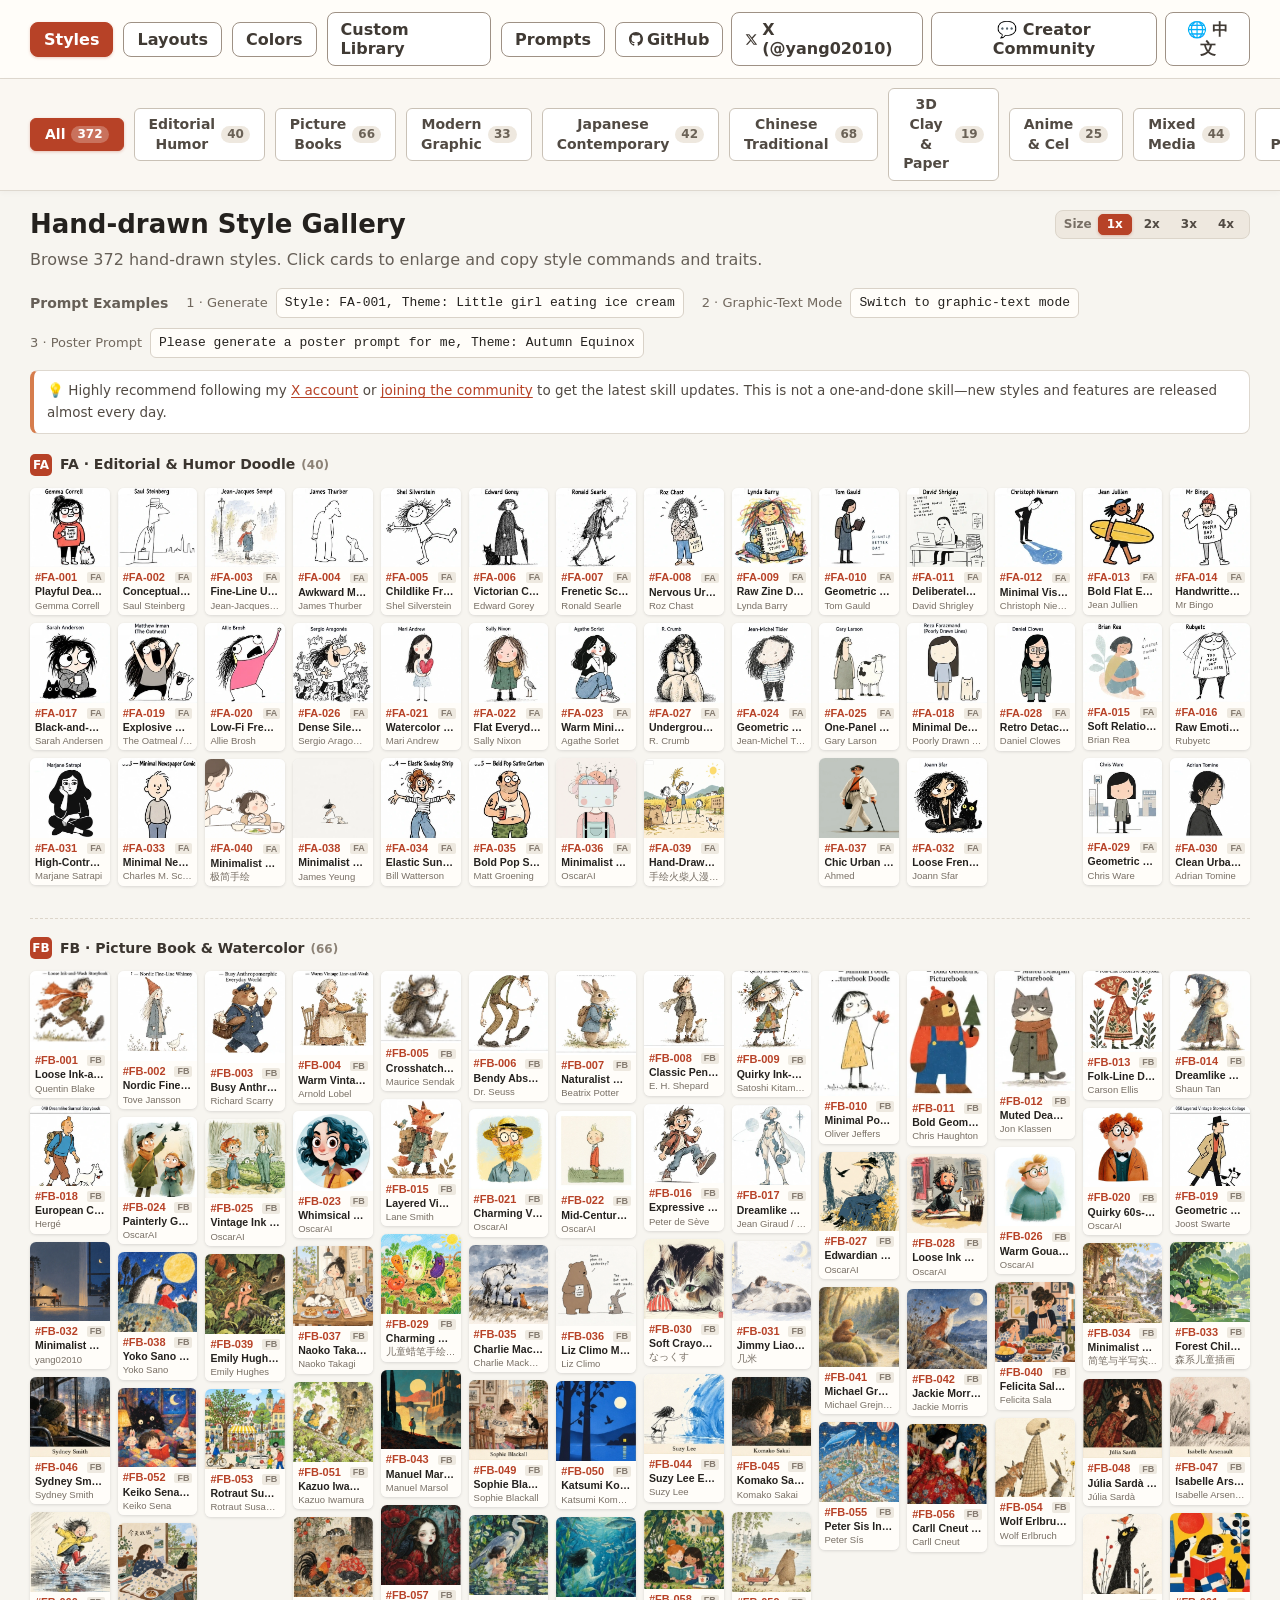
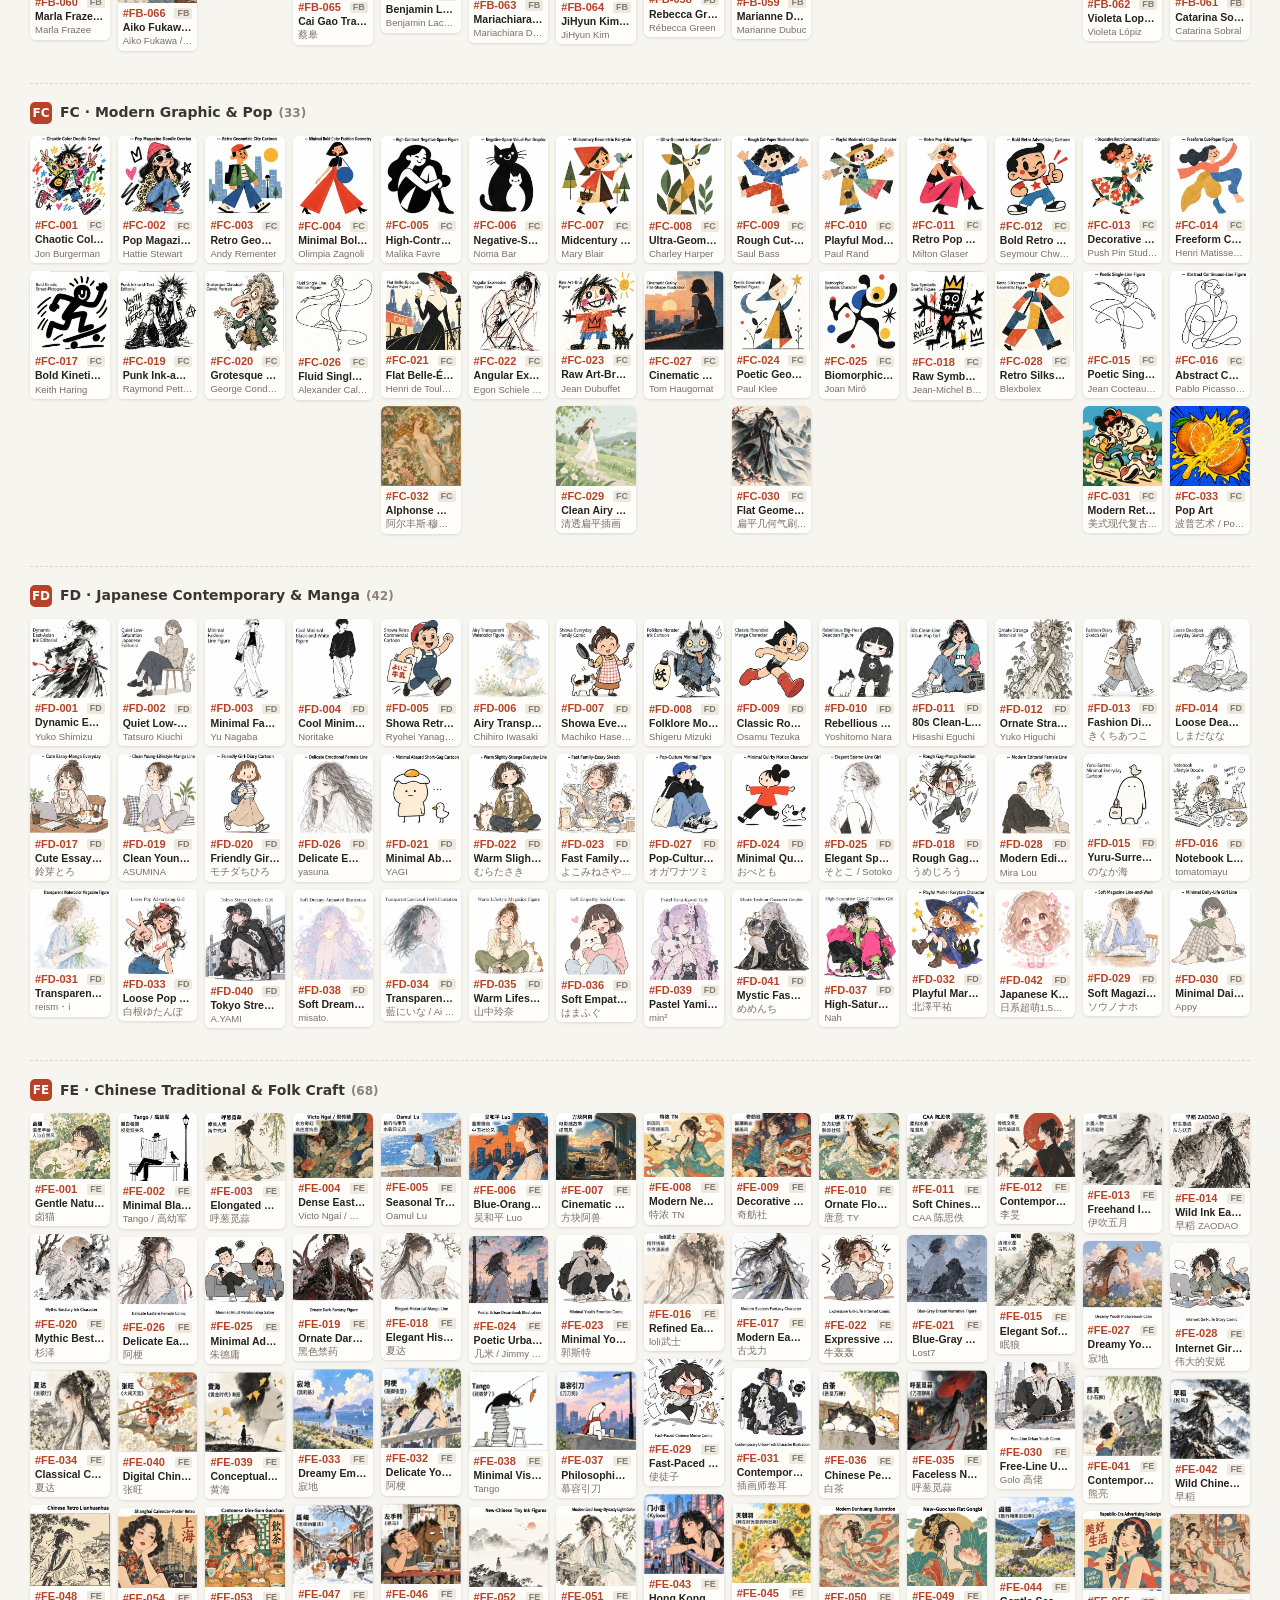
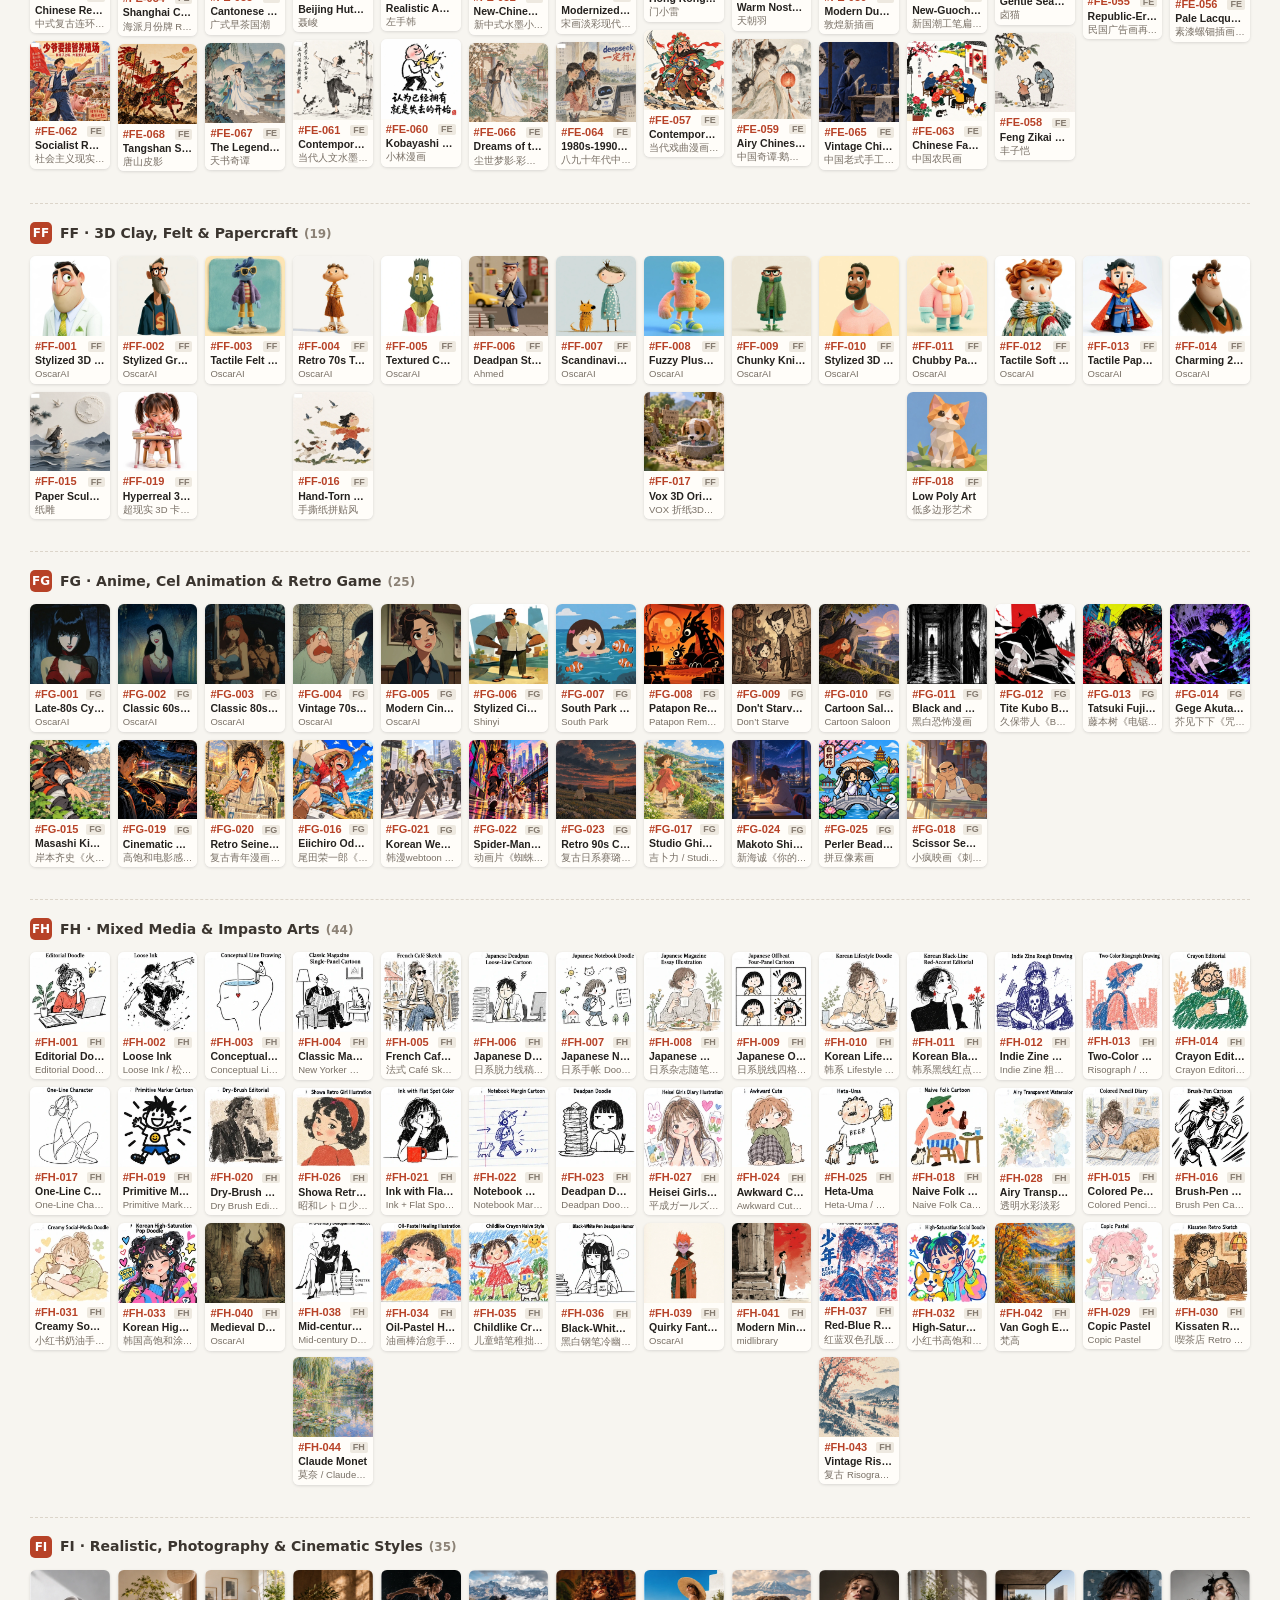
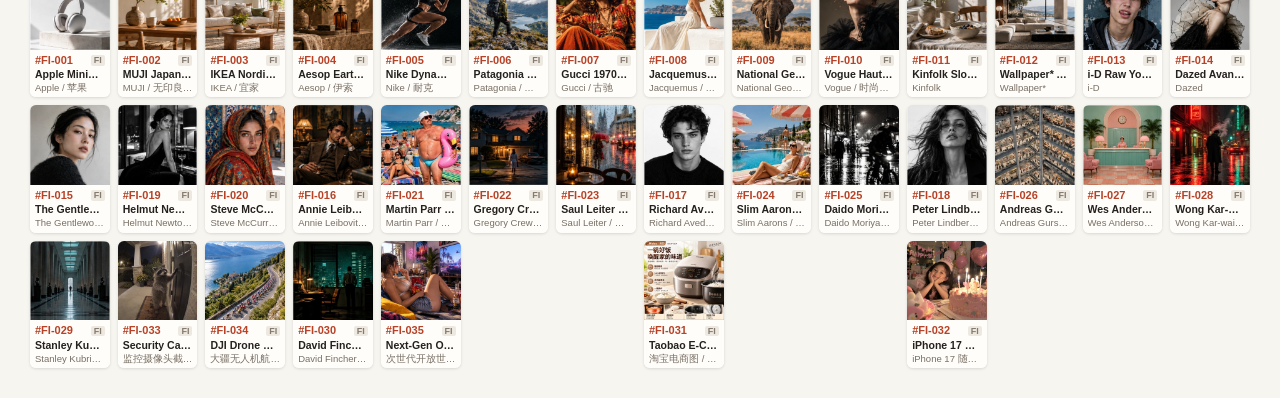
<file: optional/skills/handraw-style/skills/handdraw-style-prompter/gallery/index.html>
<!doctype html>
<html lang="zh-CN"><head><meta charset="utf-8"><meta name="viewport" content="width=device-width, initial-scale=1">
<title>手绘风格编号画廊</title>
<script src="index-thumbnails.js"></script><script>
(function() {
  function fixImg(img) {
    if (!img || img.__fixed) return;
    var src = img.getAttribute('src') || '';
    var idx = src.indexOf('images/');
    if (idx === -1) return;
    if (location.protocol === 'file:') {
      var key = src.substring(idx + 'images/'.length);
      var thumbnail = window.handrawThumbnails?.[key];
      if (thumbnail) {
        img.src = thumbnail;
        return;
      }
    }
    var sub = src.substring(idx);
    var step = parseInt(img.dataset.retry || '0', 10);
    var candidates = [
      '../../../../' + sub,
      '../../../' + sub,
      '../../' + sub,
      '../' + sub,
      './' + sub,
      '/' + sub,
      'https://img.handraw-style.com/' + sub,
      'https://raw.githubusercontent.com/yang0/handraw-style/master/' + sub
    ];
    while (step < candidates.length) {
      var nextSrc = candidates[step];
      step++;
      if (nextSrc !== src) {
        img.dataset.retry = step.toString();
        img.src = nextSrc;
        return;
      }
    }
    img.__fixed = true;
  }
  window.addEventListener('error', function(e) {
    if (e.target && e.target.tagName === 'IMG') {
      fixImg(e.target);
    }
  }, true);
  window.addEventListener('load', function(e) {
    if (e.target && e.target.tagName === 'IMG') {
      var card = e.target.closest('.style-card, .layout-card, .color-card, .asset-card');
      if (card && e.target.src) {
        card.dataset.image = e.target.src;
      }
    }
  }, true);
})();
</script>
<style>
:root{color:#24211e;background:#f7f5f0;font:16px/1.5 system-ui,"Microsoft YaHei",sans-serif}
body{margin:0}
main{max-width:1440px;margin:auto;padding:18px 30px 30px}
.sticky-header{position:sticky;top:0;z-index:100}
.site-nav{display:flex;align-items:center;gap:10px;margin:0;padding:12px 30px;border-bottom:1px solid #ded8cf;background:#fffdf9}
.site-nav a{border:1px solid #9e9185;border-radius:8px;background:#fff;color:#403a34;padding:7px 13px;text-decoration:none;font-weight:800;line-height:1.2;transition:background .15s,color .15s,border-color .15s}
.site-nav a:hover{border-color:#b74227;background:#fff0eb;color:#9f351f}
.site-nav a[aria-current="page"]{border-color:#b74227;background:#b74227;color:#fff;box-shadow:0 1px 3px #b7422744}
.nav-right{margin-left:auto;display:flex;align-items:center;gap:8px}
.nav-ext{display:inline-flex;align-items:center;font-weight:700}
.nav-btn{border:1px solid #9e9185;border-radius:8px;background:#fff;color:#403a34;padding:7px 13px;font:inherit;font-weight:700;line-height:1.2;cursor:pointer;transition:background .15s,color .15s,border-color .15s}
.nav-btn:hover{border-color:#b74227;background:#fff0eb;color:#9f351f}
.nav-btn:focus-visible,.site-nav a:focus-visible{outline:3px solid #d67d4d;outline-offset:3px}
.sub-nav{display:flex;gap:10px;align-items:center;padding:9px 30px;background:#faf7f2;border-bottom:1px solid #ded8cf;box-shadow:0 2px 6px rgba(0,0,0,0.03)}
.filter{display:inline-flex;align-items:center;gap:6px;border:1px solid #c9c1b6;border-radius:6px;background:#fff;color:#514a43;padding:6px 14px;font:inherit;font-size:14px;font-weight:600;line-height:1.4;cursor:pointer;transition:background .15s,color .15s,border-color .15s,box-shadow .15s}
.filter:hover{border-color:#b74227;color:#b74227;background:#fff8f5}
.filter span{display:inline-block;padding:1px 6px;border-radius:999px;background:#eee8df;color:#6b6257;font-size:12px;font-weight:700;font-variant-numeric:tabular-nums;line-height:1.2;transition:all .15s}
.filter.is-active{border-color:#b74227;background:#b74227;color:#fff;box-shadow:0 1px 3px rgba(183,66,39,0.3)}
.filter.is-active span{background:rgba(255,255,255,0.25);color:#fff}
h1{margin:0}
.lead{margin:8px 0 16px;color:#665f57}
.prompt-examples{display:flex;align-items:center;flex-wrap:wrap;gap:10px 18px;margin:12px 0 20px}
.prompt-examples h2{margin:0;color:#665f57;font-size:14px;font-weight:600}
.prompt-example{display:flex;align-items:center;gap:8px;min-width:0}
.prompt-label{color:#71685e;font-size:13px;white-space:nowrap}
.prompt-value{padding:5px 8px;border:1px solid #d9d2c8;border-radius:6px;background:#fffdf9;color:#24211e;font:13px/1.4 ui-monospace,SFMono-Regular,Consolas,"Liberation Mono",monospace;white-space:nowrap}
.prompt-notice{width:100%;box-sizing:border-box;margin:2px 0 0;padding:9px 13px;border:1px solid #ded8cf;border-left:4px solid #d67d4d;border-radius:8px;background:#fff;color:#514a43;font-size:13.5px;line-height:1.6}
.prompt-notice a,.prompt-notice button{color:#b74227;font-weight:700;text-decoration:underline;text-underline-offset:2px;background:transparent;border:0;padding:0;font:inherit;cursor:pointer;display:inline}
.prompt-notice a:hover,.prompt-notice button:hover{color:#9f351f}
.update-status{display:flex;align-items:center;gap:8px;flex-wrap:wrap;margin:14px 0 18px;padding:9px 12px;border-left:3px solid #8b8177;background:#ece8e2;color:#514a43;font-size:14px}
.update-status strong{color:#24211e}
.update-status.is-update{border-color:#b74227;background:#fff0eb;color:#7f3022}
.update-status button{border:1px solid currentColor;border-radius:6px;background:transparent;color:inherit;padding:4px 8px;font:inherit;cursor:pointer}
.update-status button:hover{background:#ffffff80}
.gallery-root{display:block}
.style-group{margin-top:32px}
.style-group.is-first,.is-filtered .style-group{margin-top:10px}
.group-header{display:flex;align-items:center;gap:8px;padding-top:18px;border-top:1px dashed #dcd5ca;margin-bottom:12px}
.style-group.is-first .group-header,.is-filtered .group-header{border-top:none;padding-top:0}
.group-badge{display:inline-flex;align-items:center;justify-content:center;width:22px;height:22px;background:#b74227;color:#fff;font-size:12px;font-weight:800;border-radius:5px;line-height:1;flex-shrink:0}
.group-title{margin:0;font-size:14px;font-weight:700;color:#3b352f;display:flex;align-items:baseline;gap:6px}
.group-count{font-size:12px;color:#8c8276;font-weight:600;font-variant-numeric:tabular-nums}
.gallery{--columns:14;--gap:8px;display:grid;grid-template-columns:repeat(var(--columns),minmax(0,1fr));gap:var(--gap);align-items:start}
.masonry-column{display:flex;flex-direction:column;gap:var(--gap);min-width:0}
.style-card{display:block;box-sizing:border-box;position:relative;width:100%;margin:0;padding:0;border:0;border-radius:6px;background:#fff;box-shadow:0 1px 3px #0000001f;overflow:hidden;cursor:zoom-in;text-align:left;transition:transform .15s ease,box-shadow .15s ease}
.style-card:hover{transform:scale(1.04);z-index:5;box-shadow:0 4px 12px rgba(0,0,0,0.18)}
.style-card:focus-visible,.filter:focus-visible,.copy:focus-visible,.close:focus-visible{outline:2px solid #d67d4d;outline-offset:2px}
.style-card img{display:block;width:100%;height:auto;background:#ede8e1}
.style-info{display:block;padding:4px 5px;background:#fffdf9}
.style-header{display:flex;align-items:center;justify-content:space-between;margin-bottom:1px}
.style-num{color:#b74227;font-weight:850;font-size:11px;font-variant-numeric:tabular-nums;line-height:1.2}
.style-group-pill{font-size:9px;font-weight:700;color:#857b70;background:#eee9e0;padding:0 3px;border-radius:2px;line-height:1.2}
.style-name{display:block;font-weight:700;font-size:10.5px;color:#24211e;overflow:hidden;text-overflow:ellipsis;white-space:nowrap;line-height:1.25}
.style-ref{display:block;font-size:9.5px;color:#786f65;margin-top:1px;overflow:hidden;text-overflow:ellipsis;white-space:nowrap;line-height:1.2}
dialog#preview{width:min(94vw,960px);max-height:94vh;padding:18px;border:0;border-radius:14px;background:#171513;color:#fff;box-shadow:0 20px 70px #0008;box-sizing:border-box}
dialog::backdrop{background:#000b}
.dialog-content{display:flex;flex-direction:column;max-height:86vh}
.dialog-image-box{display:flex;align-items:center;justify-content:center;min-height:0;flex:1 1 auto;overflow:hidden}
dialog img{display:block;max-width:100%;max-height:60vh;margin:auto;object-fit:contain;border-radius:8px}
.dialog-body{margin-top:12px;display:flex;flex-direction:column;gap:8px;flex-shrink:0}
.dialog-title-row{display:flex;align-items:baseline;justify-content:space-between;gap:12px;flex-wrap:wrap}
.dialog-title{margin:0;font-size:17px;font-weight:700;color:#fff}
.dialog-ref{font-size:13.5px;color:#c4bbb0}
.dialog-traits{background:#23201d;border:1px solid #3d3731;border-radius:8px;padding:9px 12px;font-size:13px;line-height:1.5;color:#ded8cf;max-height:14vh;overflow-y:auto}
.dialog-actions{display:flex;align-items:center;gap:10px;margin-top:4px}
.copy,.close{border:0;border-radius:7px;padding:7px 12px;font:inherit;font-size:13.5px;font-weight:600;cursor:pointer;transition:background .15s,opacity .15s}
.copy{background:#b74227;color:#fff}
.copy:hover{background:#cf4f33}
.copy-secondary{background:#38332c;color:#ded8cf;border:1px solid #544d44}
.copy-secondary:hover{background:#4a443b;color:#fff}
.close{background:#332f2b;color:#ded8cf;margin-left:auto}
.close:hover{background:#47423d;color:#fff}
.dialog-tip{margin:6px 0 0;font-size:12px;color:#8e877e;text-align:center}
.visually-hidden{position:absolute;width:1px;height:1px;padding:0;margin:-1px;overflow:hidden;clip:rect(0,0,0,0);white-space:nowrap;border:0}
[hidden]{display:none!important}
@media(min-width:1441px){.gallery{--columns:16;--gap:8px}}
@media(max-width:1200px){.gallery{--columns:11;--gap:7px}}
@media(max-width:960px){.gallery{--columns:9;--gap:6px}}
@media(max-width:760px){main{padding:14px 16px 20px}
.site-nav{padding:10px 16px;flex-wrap:wrap;gap:8px}
.nav-right{width:100%;justify-content:flex-start;gap:6px;margin-left:0}
.site-nav a,.nav-btn{padding:6px 10px;font-size:13px}
.sub-nav{padding:8px 16px;gap:6px;overflow-x:auto;-webkit-overflow-scrolling:touch}
.filter{padding:4px 8px;font-size:12.5px;white-space:nowrap}
.prompt-examples{align-items:flex-start;flex-direction:column;gap:8px}
.prompt-example{flex-wrap:wrap}
.prompt-value{white-space:normal}
.gallery{--columns:7;--gap:6px}
.dialog-actions{flex-wrap:wrap}
.gallery-title-bar{gap:10px}
.gallery-title-bar h1{font-size:22px}
}
@media(max-width:560px){.gallery{--columns:5;--gap:5px}}
@media(max-width:400px){.gallery{--columns:4;--gap:4px}}
.gallery-title-bar{display:flex;align-items:center;justify-content:space-between;gap:14px;flex-wrap:wrap;margin:0 0 2px}
.gallery-title-bar h1{margin:0;font-size:26px;font-weight:800;color:#24211e;line-height:1.2}
.size-switcher{display:inline-flex;align-items:center;gap:6px;background:#eee8df;padding:3px 6px;border-radius:8px;border:1px solid #dcd5ca;margin-left:auto}
.size-label{font-size:12px;color:#786f65;font-weight:700;line-height:1;margin-left:2px}
.size-btn-group{display:inline-flex;align-items:center;gap:3px}
.size-btn{border:1px solid transparent;background:transparent;color:#514a43;font:inherit;font-size:12px;font-weight:750;padding:2px 8px;border-radius:5px;cursor:pointer;line-height:1.3;transition:background .15s,color .15s,border-color .15s,box-shadow .15s}
.size-btn:hover{color:#b74227;background:#ffffffa0}
.size-btn.is-active{background:#b74227;color:#fff;border-color:#b74227;box-shadow:0 1px 3px rgba(183,66,39,0.3)}
.size-btn:focus-visible{outline:2px solid #d67d4d;outline-offset:1px}

[data-size="2x"] .gallery{--columns:7;--gap:10px}
[data-size="2x"] .style-info{padding:6px 7px}
[data-size="2x"] .style-num{font-size:12px}
[data-size="2x"] .style-group-pill{font-size:10px;padding:1px 4px}
[data-size="2x"] .style-name{font-size:12px}
[data-size="2x"] .style-ref{font-size:11px}
@media(min-width:1441px){[data-size="2x"] .gallery{--columns:8;--gap:10px}}
@media(max-width:1200px){[data-size="2x"] .gallery{--columns:6;--gap:9px}}
@media(max-width:960px){[data-size="2x"] .gallery{--columns:5;--gap:8px}}
@media(max-width:760px){[data-size="2x"] .gallery{--columns:4;--gap:8px}}
@media(max-width:560px){[data-size="2x"] .gallery{--columns:3;--gap:7px}}
@media(max-width:400px){[data-size="2x"] .gallery{--columns:2;--gap:6px}}

[data-size="3x"] .gallery{--columns:5;--gap:12px}
[data-size="3x"] .style-info{padding:8px 9px}
[data-size="3x"] .style-num{font-size:13px}
[data-size="3x"] .style-group-pill{font-size:11px;padding:1px 5px}
[data-size="3x"] .style-name{font-size:13px}
[data-size="3x"] .style-ref{font-size:12px}
@media(min-width:1441px){[data-size="3x"] .gallery{--columns:5;--gap:12px}}
@media(max-width:1200px){[data-size="3x"] .gallery{--columns:4;--gap:10px}}
@media(max-width:960px){[data-size="3x"] .gallery{--columns:3;--gap:10px}}
@media(max-width:760px){[data-size="3x"] .gallery{--columns:3;--gap:8px}}
@media(max-width:560px){[data-size="3x"] .gallery{--columns:2;--gap:8px}}
@media(max-width:400px){[data-size="3x"] .gallery{--columns:2;--gap:6px}}

[data-size="4x"] .gallery{--columns:3;--gap:14px}
[data-size="4x"] .style-info{padding:9px 11px}
[data-size="4x"] .style-num{font-size:14px}
[data-size="4x"] .style-group-pill{font-size:11.5px;padding:2px 5px}
[data-size="4x"] .style-name{font-size:14px}
[data-size="4x"] .style-ref{font-size:12.5px}
@media(min-width:1441px){[data-size="4x"] .gallery{--columns:4;--gap:14px}}
@media(max-width:1200px){[data-size="4x"] .gallery{--columns:3;--gap:12px}}
@media(max-width:960px){[data-size="4x"] .gallery{--columns:3;--gap:12px}}
@media(max-width:760px){[data-size="4x"] .gallery{--columns:2;--gap:10px}}
@media(max-width:560px){[data-size="4x"] .gallery{--columns:2;--gap:8px}}
@media(max-width:400px){[data-size="4x"] .gallery{--columns:1;--gap:8px}}
</style></head>
<body>
<header class="sticky-header">
<nav class="site-nav" aria-label="画廊导航"><a href="index.html" aria-current="page" data-i18n="stylesNav">风格画廊</a><a href="layouts.html" data-i18n="layoutsNav">图型画廊</a><a href="colors.html" data-i18n="colorsNav">色彩画廊</a><a href="assets.html" data-i18n="assetsNav">自建图库</a><a href="tutorials.html" data-i18n="tutorialsNav">提示词</a><div class="nav-right"><a class="nav-ext" href="https://github.com/yang0/handraw-style" target="_blank" rel="noopener noreferrer" title="GitHub 仓库"><svg width="14" height="14" viewBox="0 0 16 16" fill="currentColor" style="vertical-align:-2px;margin-right:4px" aria-hidden="true"><path d="M8 0C3.58 0 0 3.58 0 8c0 3.54 2.29 6.53 5.47 7.59.4.07.55-.17.55-.38 0-.19-.01-.82-.01-1.49-2.01.37-2.53-.49-2.69-.94-.09-.23-.48-.94-.82-1.13-.28-.15-.68-.52-.01-.53.63-.01 1.08.58 1.23.82.72 1.21 1.87.87 2.33.66.07-.52.28-.87.51-1.07-1.78-.2-3.64-.89-3.64-3.95 0-.87.31-1.59.82-2.15-.08-.2-.36-1.02.08-2.12 0 0 .67-.21 2.2.82.64-.18 1.32-.27 2-.27.68 0 1.36.09 2 .27 1.53-1.04 2.2-.82 2.2-.82.44 1.1.16 1.92.08 2.12.51.56.82 1.27.82 2.15 0 3.07-1.87 3.75-3.65 3.95.29.25.54.73.54 1.48 0 1.07-.01 1.93-.01 2.2 0 .21.15.46.55.38A8.013 8.013 0 0016 8c0-4.42-3.58-8-8-8z"/></svg>GitHub</a><a class="nav-ext" href="https://x.com/yang02010" target="_blank" rel="noopener noreferrer" title="X (Twitter) @yang02010"><svg width="13" height="13" viewBox="0 0 24 24" fill="currentColor" style="vertical-align:-2px;margin-right:4px" aria-hidden="true"><path d="M18.244 2.25h3.308l-7.227 8.26 8.502 11.24H16.17l-5.214-6.817L4.99 21.75H1.68l7.73-8.835L1.254 2.25H8.08l4.713 6.231zm-1.161 17.52h1.833L7.084 4.126H5.117z"/></svg>X (@yang02010)</a><button class="nav-btn" id="wechat-btn" type="button" data-i18n="wechatBtn">💬 创作变现交流群</button><button class="nav-btn" id="lang-btn" type="button" aria-label="Switch Language">🌐 EN / 中</button></div></nav>
<nav class="sub-nav filters" aria-label="风格分类"><button class="filter is-active" type="button" data-group="all" data-label-zh="全部" data-label-en="All">全部 <span>372</span></button><button class="filter" type="button" data-group="FA" data-label-zh="国际社论" data-label-en="Editorial Humor">国际社论 <span>40</span></button><button class="filter" type="button" data-group="FB" data-label-zh="经典绘本" data-label-en="Picture Books">经典绘本 <span>66</span></button><button class="filter" type="button" data-group="FC" data-label-zh="现代平面" data-label-en="Modern Graphic">现代平面 <span>33</span></button><button class="filter" type="button" data-group="FD" data-label-zh="日本当代" data-label-en="Japanese Contemporary">日本当代 <span>42</span></button><button class="filter" type="button" data-group="FE" data-label-zh="新国风非遗" data-label-en="Chinese Traditional">新国风非遗 <span>68</span></button><button class="filter" type="button" data-group="FF" data-label-zh="3D黏土纸雕" data-label-en="3D Clay & Paper">3D黏土纸雕 <span>19</span></button><button class="filter" type="button" data-group="FG" data-label-zh="动漫和赛璐璐" data-label-en="Anime & Cel">动漫和赛璐璐 <span>25</span></button><button class="filter" type="button" data-group="FH" data-label-zh="先锋综合" data-label-en="Mixed Media">先锋综合 <span>44</span></button><button class="filter" type="button" data-group="FI" data-label-zh="写实摄影" data-label-en="Realistic Photography">写实摄影 <span>35</span></button></nav>
</header>
<main data-local-version="1.9.13" data-remote-version-url="https://raw.githubusercontent.com/yang0/handraw-style/master/skills/handdraw-style-prompter/references/version.json">
<div class="gallery-title-bar">
<h1 data-i18n="title">手绘风格编号画廊</h1>
<div class="size-switcher" role="group" aria-label="图片尺寸">
<span class="size-label" data-i18n="sizeLabel">尺寸</span>
<div class="size-btn-group">
<button type="button" class="size-btn is-active" data-size="1x">1x</button>
<button type="button" class="size-btn" data-size="2x">2x</button>
<button type="button" class="size-btn" data-size="3x">3x</button>
<button type="button" class="size-btn" data-size="4x">4x</button>
</div>
</div>
</div>
<p class="lead" data-i18n="lead">浏览 372 种手绘风格，点击卡片放大查看并复制生图指令与特征词。</p>
<section class="prompt-examples" aria-labelledby="prompt-examples-title">
<h2 id="prompt-examples-title" data-i18n="promptTitle">提示词案例</h2>
<div class="prompt-example"><span class="prompt-label" data-i18n="ex1Label">1 · 出图</span><code class="prompt-value" data-i18n="ex1Code">风格：001，主题：吃冰淇淋的小姑娘</code></div>
<div class="prompt-example"><span class="prompt-label" data-i18n="ex2Label">2 · 切换图文模式</span><code class="prompt-value" data-i18n="ex2Code">切换为图文模式</code></div>
<div class="prompt-example"><span class="prompt-label" data-i18n="ex3Label">3 · 海报提示词</span><code class="prompt-value" data-i18n="ex3Code">请帮我出海报提示词， 主题：秋分</code></div>
<div class="prompt-notice" data-i18n-html="promptNotice">💡 强烈推荐大家关注我的<a href="https://x.com/yang02010" target="_blank" rel="noopener noreferrer">x账号</a>，或者<button type="button" class="open-wechat-modal">加入交流群</button>获取skill更新的最新信息。因为这不是一个发布就完事的skill，这段时间几乎每天都会有新的风格或者功能发布。</div>
</section>
<section id="update-status" class="update-status" role="status" aria-live="polite" hidden></section>
<h2 data-i18n="stylesTitle" class="visually-hidden">风格索引（372）</h2>
<section id="gallery" class="gallery-root"><section class="style-group is-first" data-group="FA"><div class="group-header"><span class="group-badge">FA</span><h2 class="group-title" data-zh="国际社论幽默" data-en="Editorial &amp; Humor Doodle">FA · 国际社论幽默 <span class="group-count">(40)</span></h2></div><div class="gallery group-gallery"><button class="style-card" type="button" data-number="FA-001" data-group="FA" data-legacy="001" data-image="../../../images/individual/FA/FA-001.webp" data-name="Playful Deadpan Doodle" data-reference="Gemma Correll" data-traits="松散黑线、怪萌人物、少量点色、白底、日常吐槽与尴尬幽默；人物轮廓优先于细节堆砌，脸型、头身比例与手脚形状要形成清楚而独立的视觉语言；表情偏冷脸、尴尬或突然夸张，姿态要有明确喜剧节奏，避免统一的可爱微笑。" title="#FA-001 · Playful Deadpan Doodle (Gemma Correll)" aria-label="查看 #FA-001 Playful Deadpan Doodle"><img src="../../../images/individual/FA/FA-001.webp" alt="#FA-001 Playful Deadpan Doodle" loading="lazy"><span class="style-info"><span class="style-header"><span class="style-num">#FA-001</span><span class="style-group-pill">FA</span></span><span class="style-name">Playful Deadpan Doodle</span><span class="style-ref">Gemma Correll</span></span></button>
<button class="style-card" type="button" data-number="FA-002" data-group="FA" data-legacy="002" data-image="../../../images/individual/FA/FA-002.webp" data-name="Conceptual Continuous-Line Editorial" data-reference="Saul Steinberg" data-traits="极简线描、连续线、概念隐喻、人与空间一体化、智性幽默。" title="#FA-002 · Conceptual Continuous-Line Editorial (Saul Steinberg)" aria-label="查看 #FA-002 Conceptual Continuous-Line Editorial"><img src="../../../images/individual/FA/FA-002.webp" alt="#FA-002 Conceptual Continuous-Line Editorial" loading="lazy"><span class="style-info"><span class="style-header"><span class="style-num">#FA-002</span><span class="style-group-pill">FA</span></span><span class="style-name">Conceptual Continuous-Line Editorial</span><span class="style-ref">Saul Steinberg</span></span></button>
<button class="style-card" type="button" data-number="FA-003" data-group="FA" data-legacy="003" data-image="../../../images/individual/FA/FA-003.webp" data-name="Fine-Line Urban Miniature" data-reference="Jean-Jacques Sempé" data-traits="极细钢笔线、小人物大空间、大量留白、温柔法式都市幽默。" title="#FA-003 · Fine-Line Urban Miniature (Jean-Jacques Sempé)" aria-label="查看 #FA-003 Fine-Line Urban Miniature"><img src="../../../images/individual/FA/FA-003.webp" alt="#FA-003 Fine-Line Urban Miniature" loading="lazy"><span class="style-info"><span class="style-header"><span class="style-num">#FA-003</span><span class="style-group-pill">FA</span></span><span class="style-name">Fine-Line Urban Miniature</span><span class="style-ref">Jean-Jacques Sempé</span></span></button>
<button class="style-card" type="button" data-number="FA-004" data-group="FA" data-legacy="004" data-image="../../../images/individual/FA/FA-004.webp" data-name="Awkward Minimal Ink Cartoon" data-reference="James Thurber" data-traits="故意笨拙的极简线条、比例失衡、几笔成形、冷幽默。" title="#FA-004 · Awkward Minimal Ink Cartoon (James Thurber)" aria-label="查看 #FA-004 Awkward Minimal Ink Cartoon"><img src="../../../images/individual/FA/FA-004.webp" alt="#FA-004 Awkward Minimal Ink Cartoon" loading="lazy"><span class="style-info"><span class="style-header"><span class="style-num">#FA-004</span><span class="style-group-pill">FA</span></span><span class="style-name">Awkward Minimal Ink Cartoon</span><span class="style-ref">James Thurber</span></span></button>
<button class="style-card" type="button" data-number="FA-005" data-group="FA" data-legacy="005" data-image="../../../images/individual/FA/FA-005.webp" data-name="Childlike Free-Line Humor" data-reference="Shel Silverstein" data-traits="极简黑线、儿童式自由造型、荒诞动作、低细节。" title="#FA-005 · Childlike Free-Line Humor (Shel Silverstein)" aria-label="查看 #FA-005 Childlike Free-Line Humor"><img src="../../../images/individual/FA/FA-005.webp" alt="#FA-005 Childlike Free-Line Humor" loading="lazy"><span class="style-info"><span class="style-header"><span class="style-num">#FA-005</span><span class="style-group-pill">FA</span></span><span class="style-name">Childlike Free-Line Humor</span><span class="style-ref">Shel Silverstein</span></span></button>
<button class="style-card" type="button" data-number="FA-006" data-group="FA" data-legacy="006" data-image="../../../images/individual/FA/FA-006.webp" data-name="Victorian Crosshatch Gothic Cartoon" data-reference="Edward Gorey" data-traits="黑白钢笔、密集排线、维多利亚气息、古怪冷峻黑色幽默。" title="#FA-006 · Victorian Crosshatch Gothic Cartoon (Edward Gorey)" aria-label="查看 #FA-006 Victorian Crosshatch Gothic Cartoon"><img src="../../../images/individual/FA/FA-006.webp" alt="#FA-006 Victorian Crosshatch Gothic Cartoon" loading="lazy"><span class="style-info"><span class="style-header"><span class="style-num">#FA-006</span><span class="style-group-pill">FA</span></span><span class="style-name">Victorian Crosshatch Gothic Cartoon</span><span class="style-ref">Edward Gorey</span></span></button>
<button class="style-card" type="button" data-number="FA-007" data-group="FA" data-legacy="007" data-image="../../../images/individual/FA/FA-007.webp" data-name="Frenetic Scratch-Ink Caricature" data-reference="Ronald Searle" data-traits="狂躁钢笔、断裂墨线、细长人体、尖锐夸张、动态极强。" title="#FA-007 · Frenetic Scratch-Ink Caricature (Ronald Searle)" aria-label="查看 #FA-007 Frenetic Scratch-Ink Caricature"><img src="../../../images/individual/FA/FA-007.webp" alt="#FA-007 Frenetic Scratch-Ink Caricature" loading="lazy"><span class="style-info"><span class="style-header"><span class="style-num">#FA-007</span><span class="style-group-pill">FA</span></span><span class="style-name">Frenetic Scratch-Ink Caricature</span><span class="style-ref">Ronald Searle</span></span></button>
<button class="style-card" type="button" data-number="FA-008" data-group="FA" data-legacy="008" data-image="../../../images/individual/FA/FA-008.webp" data-name="Nervous Urban Notebook Cartoon" data-reference="Roz Chast" data-traits="神经质手绘、歪斜线条、手写文字、都市焦虑式喜剧；人物轮廓优先于细节堆砌，脸型、头身比例与手脚形状要形成清楚而独立的视觉语言；表情与肢体动作要服从该风格的人格机制，避免回落为统一的标准Q版表情。" title="#FA-008 · Nervous Urban Notebook Cartoon (Roz Chast)" aria-label="查看 #FA-008 Nervous Urban Notebook Cartoon"><img src="../../../images/individual/FA/FA-008.webp" alt="#FA-008 Nervous Urban Notebook Cartoon" loading="lazy"><span class="style-info"><span class="style-header"><span class="style-num">#FA-008</span><span class="style-group-pill">FA</span></span><span class="style-name">Nervous Urban Notebook Cartoon</span><span class="style-ref">Roz Chast</span></span></button>
<button class="style-card" type="button" data-number="FA-009" data-group="FA" data-legacy="009" data-image="../../../images/individual/FA/FA-009.webp" data-name="Raw Zine Diary Cartoon" data-reference="Lynda Barry" data-traits="粗糙手帐、Zine 感、手写字、原始情绪、反精致；人物轮廓优先于细节堆砌，脸型、头身比例与手脚形状要形成清楚而独立的视觉语言；保留纸纹、颗粒、套印或手工媒介的不完美，强化独立出版物的触感。" title="#FA-009 · Raw Zine Diary Cartoon (Lynda Barry)" aria-label="查看 #FA-009 Raw Zine Diary Cartoon"><img src="../../../images/individual/FA/FA-009.webp" alt="#FA-009 Raw Zine Diary Cartoon" loading="lazy"><span class="style-info"><span class="style-header"><span class="style-num">#FA-009</span><span class="style-group-pill">FA</span></span><span class="style-name">Raw Zine Diary Cartoon</span><span class="style-ref">Lynda Barry</span></span></button>
<button class="style-card" type="button" data-number="FA-010" data-group="FA" data-legacy="010" data-image="../../../images/individual/FA/FA-010.webp" data-name="Geometric Literary Deadpan" data-reference="Tom Gauld" data-traits="极小几何人物、极简场景、文学/科技梗、冷面幽默；脸部与服装主动做减法，依靠清楚轮廓、眼口和少量关键形状建立人物辨识度；表情偏冷脸、尴尬或突然夸张，姿态要有明确喜剧节奏，避免统一的可爱微笑。" title="#FA-010 · Geometric Literary Deadpan (Tom Gauld)" aria-label="查看 #FA-010 Geometric Literary Deadpan"><img src="../../../images/individual/FA/FA-010.webp" alt="#FA-010 Geometric Literary Deadpan" loading="lazy"><span class="style-info"><span class="style-header"><span class="style-num">#FA-010</span><span class="style-group-pill">FA</span></span><span class="style-name">Geometric Literary Deadpan</span><span class="style-ref">Tom Gauld</span></span></button>
<button class="style-card" type="button" data-number="FA-011" data-group="FA" data-legacy="011" data-image="../../../images/individual/FA/FA-011.webp" data-name="Deliberately Bad Absurd Doodle" data-reference="David Shrigley" data-traits="故意画坏、粗糙黑线、幼稚造型、荒诞文字、强 meme 感；人物轮廓优先于细节堆砌，脸型、头身比例与手脚形状要形成清楚而独立的视觉语言；表情偏冷脸、尴尬或突然夸张，姿态要有明确喜剧节奏，避免统一的可爱微笑。" title="#FA-011 · Deliberately Bad Absurd Doodle (David Shrigley)" aria-label="查看 #FA-011 Deliberately Bad Absurd Doodle"><img src="../../../images/individual/FA/FA-011.webp" alt="#FA-011 Deliberately Bad Absurd Doodle" loading="lazy"><span class="style-info"><span class="style-header"><span class="style-num">#FA-011</span><span class="style-group-pill">FA</span></span><span class="style-name">Deliberately Bad Absurd Doodle</span><span class="style-ref">David Shrigley</span></span></button>
<button class="style-card" type="button" data-number="FA-012" data-group="FA" data-legacy="012" data-image="../../../images/individual/FA/FA-012.webp" data-name="Minimal Visual-Pun Editorial" data-reference="Christoph Niemann" data-traits="极简概念设计、物体重解释、视觉双关、脑洞型构图；脸部与服装主动做减法，依靠清楚轮廓、眼口和少量关键形状建立人物辨识度；表情与肢体动作要服从该风格的人格机制，避免回落为统一的标准Q版表情。" title="#FA-012 · Minimal Visual-Pun Editorial (Christoph Niemann)" aria-label="查看 #FA-012 Minimal Visual-Pun Editorial"><img src="../../../images/individual/FA/FA-012.webp" alt="#FA-012 Minimal Visual-Pun Editorial" loading="lazy"><span class="style-info"><span class="style-header"><span class="style-num">#FA-012</span><span class="style-group-pill">FA</span></span><span class="style-name">Minimal Visual-Pun Editorial</span><span class="style-ref">Christoph Niemann</span></span></button>
<button class="style-card" type="button" data-number="FA-013" data-group="FA" data-legacy="013" data-image="../../../images/individual/FA/FA-013.webp" data-name="Bold Flat Everyday Satire" data-reference="Jean Jullien" data-traits="粗黑轮廓、扁平色块、现代人物、互联网生活讽刺；以醒目外轮廓和大形组织人物，五官少而有力，动作通过肩胯与手脚方向直接传达；表情偏冷脸、尴尬或突然夸张，姿态要有明确喜剧节奏，避免统一的可爱微笑。" title="#FA-013 · Bold Flat Everyday Satire (Jean Jullien)" aria-label="查看 #FA-013 Bold Flat Everyday Satire"><img src="../../../images/individual/FA/FA-013.webp" alt="#FA-013 Bold Flat Everyday Satire" loading="lazy"><span class="style-info"><span class="style-header"><span class="style-num">#FA-013</span><span class="style-group-pill">FA</span></span><span class="style-name">Bold Flat Everyday Satire</span><span class="style-ref">Jean Jullien</span></span></button>
<button class="style-card" type="button" data-number="FA-014" data-group="FA" data-legacy="014" data-image="../../../images/individual/FA/FA-014.webp" data-name="Handwritten British Anti-Inspiration Cartoon" data-reference="Mr Bingo" data-traits="随手钢笔、手写字、恶趣味、英式反鸡汤幽默；保留明显手绘笔压、停顿与轻微不齐整感，让轮廓产生真实纸上绘制的节奏；表情偏冷脸、尴尬或突然夸张，姿态要有明确喜剧节奏，避免统一的可爱微笑。" title="#FA-014 · Handwritten British Anti-Inspiration Cartoon (Mr Bingo)" aria-label="查看 #FA-014 Handwritten British Anti-Inspiration Cartoon"><img src="../../../images/individual/FA/FA-014.webp" alt="#FA-014 Handwritten British Anti-Inspiration Cartoon" loading="lazy"><span class="style-info"><span class="style-header"><span class="style-num">#FA-014</span><span class="style-group-pill">FA</span></span><span class="style-name">Handwritten British Anti-Inspiration Cartoon</span><span class="style-ref">Mr Bingo</span></span></button>
<button class="style-card" type="button" data-number="FA-015" data-group="FA" data-legacy="015" data-image="../../../images/individual/FA/FA-015.webp" data-name="Soft Relationship Editorial Line Art" data-reference="Brian Rea" data-traits="极简人物线稿、人与关系、柔和色块、生活型社论；脸部与服装主动做减法，依靠清楚轮廓、眼口和少量关键形状建立人物辨识度；配色控制在柔和低刺激色域，用少量点色区分层次，背景保持轻和干净。" title="#FA-015 · Soft Relationship Editorial Line Art (Brian Rea)" aria-label="查看 #FA-015 Soft Relationship Editorial Line Art"><img src="../../../images/individual/FA/FA-015.webp" alt="#FA-015 Soft Relationship Editorial Line Art" loading="lazy"><span class="style-info"><span class="style-header"><span class="style-num">#FA-015</span><span class="style-group-pill">FA</span></span><span class="style-name">Soft Relationship Editorial Line Art</span><span class="style-ref">Brian Rea</span></span></button>
<button class="style-card" type="button" data-number="FA-016" data-group="FA" data-legacy="016" data-image="../../../images/individual/FA/FA-016.webp" data-name="Raw Emotional Internet Doodle" data-reference="Rubyetc" data-traits="粗糙黑线、极简人体、心理情绪、自嘲式互联网漫画；脸部与服装主动做减法，依靠清楚轮廓、眼口和少量关键形状建立人物辨识度；保留纸纹、颗粒、套印或手工媒介的不完美，强化独立出版物的触感。" title="#FA-016 · Raw Emotional Internet Doodle (Rubyetc)" aria-label="查看 #FA-016 Raw Emotional Internet Doodle"><img src="../../../images/individual/FA/FA-016.webp" alt="#FA-016 Raw Emotional Internet Doodle" loading="lazy"><span class="style-info"><span class="style-header"><span class="style-num">#FA-016</span><span class="style-group-pill">FA</span></span><span class="style-name">Raw Emotional Internet Doodle</span><span class="style-ref">Rubyetc</span></span></button>
<button class="style-card" type="button" data-number="FA-017" data-group="FA" data-legacy="017" data-image="../../../images/individual/FA/FA-017.webp" data-name="Black-and-White Reaction Diary Cartoon" data-reference="Sarah Andersen" data-traits="黑白简线、圆眼反应表情、松散黑发、日常衣着；人物常与小动物或生活物件并置，依靠简单轮廓和大面积留白塑造轻松的生活漫画感。" title="#FA-017 · Black-and-White Reaction Diary Cartoon (Sarah Andersen)" aria-label="查看 #FA-017 Black-and-White Reaction Diary Cartoon"><img src="../../../images/individual/FA/FA-017.webp" alt="#FA-017 Black-and-White Reaction Diary Cartoon" loading="lazy"><span class="style-info"><span class="style-header"><span class="style-num">#FA-017</span><span class="style-group-pill">FA</span></span><span class="style-name">Black-and-White Reaction Diary Cartoon</span><span class="style-ref">Sarah Andersen</span></span></button>
<button class="style-card" type="button" data-number="FA-018" data-group="FA" data-legacy="018" data-image="../../../images/individual/FA/FA-018.webp" data-name="Minimal Deadpan Dialogue Cartoon" data-reference="Poorly Drawn Lines / Reza Farazmand" data-traits="极简圆头人物、面无表情、简单动物、灰蓝与米色小色块；人物和动物以干净轮廓置于白底中，靠冷淡姿态和微小关系制造荒诞幽默。" title="#FA-018 · Minimal Deadpan Dialogue Cartoon (Poorly Drawn Lines / Reza Farazmand)" aria-label="查看 #FA-018 Minimal Deadpan Dialogue Cartoon"><img src="../../../images/individual/FA/FA-018.webp" alt="#FA-018 Minimal Deadpan Dialogue Cartoon" loading="lazy"><span class="style-info"><span class="style-header"><span class="style-num">#FA-018</span><span class="style-group-pill">FA</span></span><span class="style-name">Minimal Deadpan Dialogue Cartoon</span><span class="style-ref">Poorly Drawn Lines / Reza Farazmand</span></span></button>
<button class="style-card" type="button" data-number="FA-019" data-group="FA" data-legacy="019" data-image="../../../images/individual/FA/FA-019.webp" data-name="Explosive Webcomic Exaggeration" data-reference="The Oatmeal / Matthew Inman" data-traits="粗黑线、夸张圆眼、张大嘴、头发和四肢大幅甩动；人物常与动物同框，以强烈动作、巨大表情和少量灰黑色块形成爆发式网络漫画效果。" title="#FA-019 · Explosive Webcomic Exaggeration (The Oatmeal / Matthew Inman)" aria-label="查看 #FA-019 Explosive Webcomic Exaggeration"><img src="../../../images/individual/FA/FA-019.webp" alt="#FA-019 Explosive Webcomic Exaggeration" loading="lazy"><span class="style-info"><span class="style-header"><span class="style-num">#FA-019</span><span class="style-group-pill">FA</span></span><span class="style-name">Explosive Webcomic Exaggeration</span><span class="style-ref">The Oatmeal / Matthew Inman</span></span></button>
<button class="style-card" type="button" data-number="FA-020" data-group="FA" data-legacy="020" data-image="../../../images/individual/FA/FA-020.webp" data-name="Low-Fi Frenzy Cartoon" data-reference="Allie Brosh" data-traits="粗糙鼠绘感、黑色乱发、极端大眼大嘴、粉色大色块、单人失控动作；保留低保真数字涂画的不规整轮廓和直接粗粝的互联网幽默。" title="#FA-020 · Low-Fi Frenzy Cartoon (Allie Brosh)" aria-label="查看 #FA-020 Low-Fi Frenzy Cartoon"><img src="../../../images/individual/FA/FA-020.webp" alt="#FA-020 Low-Fi Frenzy Cartoon" loading="lazy"><span class="style-info"><span class="style-header"><span class="style-num">#FA-020</span><span class="style-group-pill">FA</span></span><span class="style-name">Low-Fi Frenzy Cartoon</span><span class="style-ref">Allie Brosh</span></span></button>
<button class="style-card" type="button" data-number="FA-021" data-group="FA" data-legacy="021" data-image="../../../images/individual/FA/FA-021.webp" data-name="Watercolor Handwritten Life Notes" data-reference="Mari Andrew" data-traits="极简女性人物、细黑线、细长四肢、柔和水彩点染；以红色心形等单一物件承载生活情绪，画面保持白底、留白和轻微纸张质感。" title="#FA-021 · Watercolor Handwritten Life Notes (Mari Andrew)" aria-label="查看 #FA-021 Watercolor Handwritten Life Notes"><img src="../../../images/individual/FA/FA-021.webp" alt="#FA-021 Watercolor Handwritten Life Notes" loading="lazy"><span class="style-info"><span class="style-header"><span class="style-num">#FA-021</span><span class="style-group-pill">FA</span></span><span class="style-name">Watercolor Handwritten Life Notes</span><span class="style-ref">Mari Andrew</span></span></button>
<button class="style-card" type="button" data-number="FA-022" data-group="FA" data-legacy="022" data-image="../../../images/individual/FA/FA-022.webp" data-name="Flat Everyday Women Lifestyle" data-reference="Sally Nixon" data-traits="蓬松手绘线稿、质朴低饱和粉彩色块平涂、松弛生活速写感、克制留白与温暖呼吸感。" title="#FA-022 · Flat Everyday Women Lifestyle (Sally Nixon)" aria-label="查看 #FA-022 Flat Everyday Women Lifestyle"><img src="../../../images/individual/FA/FA-022.webp" alt="#FA-022 Flat Everyday Women Lifestyle" loading="lazy"><span class="style-info"><span class="style-header"><span class="style-num">#FA-022</span><span class="style-group-pill">FA</span></span><span class="style-name">Flat Everyday Women Lifestyle</span><span class="style-ref">Sally Nixon</span></span></button>
<button class="style-card" type="button" data-number="FA-023" data-group="FA" data-legacy="023" data-image="../../../images/individual/FA/FA-023.webp" data-name="Warm Minimal Female Line Cartoon" data-reference="Agathe Sorlet" data-traits="极简黑色钢笔细线、克制几何平涂、少量高饱和暖色点睛、大面积纯净留白背景、亲密松弛的图形速写感。" title="#FA-023 · Warm Minimal Female Line Cartoon (Agathe Sorlet)" aria-label="查看 #FA-023 Warm Minimal Female Line Cartoon"><img src="../../../images/individual/FA/FA-023.webp" alt="#FA-023 Warm Minimal Female Line Cartoon" loading="lazy"><span class="style-info"><span class="style-header"><span class="style-num">#FA-023</span><span class="style-group-pill">FA</span></span><span class="style-name">Warm Minimal Female Line Cartoon</span><span class="style-ref">Agathe Sorlet</span></span></button>
<button class="style-card" type="button" data-number="FA-024" data-group="FA" data-legacy="024" data-image="../../../images/individual/FA/FA-024.webp" data-name="Geometric Fashion Deadpan" data-reference="Jean-Michel Tixier" data-traits="夸张大头、松散黑色短线、冷面人物、横条纹上衣、灰黑与浅色块；人物比例故意不协调，依靠简化脸部和粗略纹理形成时尚而疏离的幽默感。" title="#FA-024 · Geometric Fashion Deadpan (Jean-Michel Tixier)" aria-label="查看 #FA-024 Geometric Fashion Deadpan"><img src="../../../images/individual/FA/FA-024.webp" alt="#FA-024 Geometric Fashion Deadpan" loading="lazy"><span class="style-info"><span class="style-header"><span class="style-num">#FA-024</span><span class="style-group-pill">FA</span></span><span class="style-name">Geometric Fashion Deadpan</span><span class="style-ref">Jean-Michel Tixier</span></span></button>
<button class="style-card" type="button" data-number="FA-025" data-group="FA" data-legacy="025" data-image="../../../images/individual/FA/FA-025.webp" data-name="One-Panel Absurd Social Cartoon" data-reference="Gary Larson" data-traits="单格漫画、极简黑线、细长人物与动物并置、荒诞社会情境；人物和动物以克制的姿态和少量灰绿色块呈现一本正经的反逻辑幽默。" title="#FA-025 · One-Panel Absurd Social Cartoon (Gary Larson)" aria-label="查看 #FA-025 One-Panel Absurd Social Cartoon"><img src="../../../images/individual/FA/FA-025.webp" alt="#FA-025 One-Panel Absurd Social Cartoon" loading="lazy"><span class="style-info"><span class="style-header"><span class="style-num">#FA-025</span><span class="style-group-pill">FA</span></span><span class="style-name">One-Panel Absurd Social Cartoon</span><span class="style-ref">Gary Larson</span></span></button>
<button class="style-card" type="button" data-number="FA-026" data-group="FA" data-legacy="026" data-image="../../../images/individual/FA/FA-026.webp" data-name="Dense Silent Physical Comedy" data-reference="Sergio Aragonés" data-traits="密集小动物和小人物、粗黑线、夸张鼻子与张嘴大笑、四肢向外伸展；画面充满无字肢体喜剧和拥挤的动作信息。" title="#FA-026 · Dense Silent Physical Comedy (Sergio Aragonés)" aria-label="查看 #FA-026 Dense Silent Physical Comedy"><img src="../../../images/individual/FA/FA-026.webp" alt="#FA-026 Dense Silent Physical Comedy" loading="lazy"><span class="style-info"><span class="style-header"><span class="style-num">#FA-026</span><span class="style-group-pill">FA</span></span><span class="style-name">Dense Silent Physical Comedy</span><span class="style-ref">Sergio Aragonés</span></span></button>
<button class="style-card" type="button" data-number="FA-027" data-group="FA" data-legacy="027" data-image="../../../images/individual/FA/FA-027.webp" data-name="Underground Crosshatched Grotesque Cartoon" data-reference="R. Crumb" data-traits="黑色密排线、粗重轮廓、坐姿人物、夸张而不修饰的人体比例；皮肤、头发和衣物依靠密集交叉排线塑造，带有地下漫画的粗粝与怪诞。" title="#FA-027 · Underground Crosshatched Grotesque Cartoon (R. Crumb)" aria-label="查看 #FA-027 Underground Crosshatched Grotesque Cartoon"><img src="../../../images/individual/FA/FA-027.webp" alt="#FA-027 Underground Crosshatched Grotesque Cartoon" loading="lazy"><span class="style-info"><span class="style-header"><span class="style-num">#FA-027</span><span class="style-group-pill">FA</span></span><span class="style-name">Underground Crosshatched Grotesque Cartoon</span><span class="style-ref">R. Crumb</span></span></button>
<button class="style-card" type="button" data-number="FA-028" data-group="FA" data-legacy="028" data-image="../../../images/individual/FA/FA-028.webp" data-name="Retro Detached American Comic" data-reference="Daniel Clowes" data-traits="黑色齐肩直发、方形眼镜、条纹上衣与绿色外套、冷静平涂色块；人物正面站立、表情疏离，画面具有复古美式成人漫画的克制感。" title="#FA-028 · Retro Detached American Comic (Daniel Clowes)" aria-label="查看 #FA-028 Retro Detached American Comic"><img src="../../../images/individual/FA/FA-028.webp" alt="#FA-028 Retro Detached American Comic" loading="lazy"><span class="style-info"><span class="style-header"><span class="style-num">#FA-028</span><span class="style-group-pill">FA</span></span><span class="style-name">Retro Detached American Comic</span><span class="style-ref">Daniel Clowes</span></span></button>
<button class="style-card" type="button" data-number="FA-029" data-group="FA" data-legacy="029" data-image="../../../images/individual/FA/FA-029.webp" data-name="Geometric Diagrammatic Narrative" data-reference="Chris Ware" data-traits="几何精密线条、孤立小人物、公交站牌与城市方块、信息图式留白；人物和环境由规整矩形与细线组成，色彩克制，叙事像一张安静的城市图表。" title="#FA-029 · Geometric Diagrammatic Narrative (Chris Ware)" aria-label="查看 #FA-029 Geometric Diagrammatic Narrative"><img src="../../../images/individual/FA/FA-029.webp" alt="#FA-029 Geometric Diagrammatic Narrative" loading="lazy"><span class="style-info"><span class="style-header"><span class="style-num">#FA-029</span><span class="style-group-pill">FA</span></span><span class="style-name">Geometric Diagrammatic Narrative</span><span class="style-ref">Chris Ware</span></span></button>
<button class="style-card" type="button" data-number="FA-030" data-group="FA" data-legacy="030" data-image="../../../images/individual/FA/FA-030.webp" data-name="Clean Urban Solitude Comic" data-reference="Adrian Tomine" data-traits="清晰细线、年轻亚洲女性半身像、深色外套、低饱和肤色与黑发；人物侧身回望，表情安静克制，背景留白，呈现都市观察和轻微疏离。" title="#FA-030 · Clean Urban Solitude Comic (Adrian Tomine)" aria-label="查看 #FA-030 Clean Urban Solitude Comic"><img src="../../../images/individual/FA/FA-030.webp" alt="#FA-030 Clean Urban Solitude Comic" loading="lazy"><span class="style-info"><span class="style-header"><span class="style-num">#FA-030</span><span class="style-group-pill">FA</span></span><span class="style-name">Clean Urban Solitude Comic</span><span class="style-ref">Adrian Tomine</span></span></button>
<button class="style-card" type="button" data-number="FA-031" data-group="FA" data-legacy="031" data-image="../../../images/individual/FA/FA-031.webp" data-name="High-Contrast Black-White Memoir Cartoon" data-reference="Marjane Satrapi" data-traits="黑白高对比、粗黑剪影、盘坐女性、简化五官、大片纯黑服装；人物姿态直接而静止，依靠白色脸部和黑色轮廓形成克制的回忆录漫画感。" title="#FA-031 · High-Contrast Black-White Memoir Cartoon (Marjane Satrapi)" aria-label="查看 #FA-031 High-Contrast Black-White Memoir Cartoon"><img src="../../../images/individual/FA/FA-031.webp" alt="#FA-031 High-Contrast Black-White Memoir Cartoon" loading="lazy"><span class="style-info"><span class="style-header"><span class="style-num">#FA-031</span><span class="style-group-pill">FA</span></span><span class="style-name">High-Contrast Black-White Memoir Cartoon</span><span class="style-ref">Marjane Satrapi</span></span></button>
<button class="style-card" type="button" data-number="FA-032" data-group="FA" data-legacy="032" data-image="../../../images/individual/FA/FA-032.webp" data-name="Loose French Improvised Ink" data-reference="Joann Sfar" data-traits="松散即兴法式墨线、轻微抖动与手绘停顿笔触、少量暖色水彩晕染点缀、俏皮略带怪诞的插画张力。" title="#FA-032 · Loose French Improvised Ink (Joann Sfar)" aria-label="查看 #FA-032 Loose French Improvised Ink"><img src="../../../images/individual/FA/FA-032.webp" alt="#FA-032 Loose French Improvised Ink" loading="lazy"><span class="style-info"><span class="style-header"><span class="style-num">#FA-032</span><span class="style-group-pill">FA</span></span><span class="style-name">Loose French Improvised Ink</span><span class="style-ref">Joann Sfar</span></span></button>
<button class="style-card" type="button" data-number="FA-033" data-group="FA" data-legacy="033" data-image="../../../images/individual/FA/FA-033.webp" data-name="Minimal Newspaper Comic" data-reference="Charles M. Schulz" data-traits="极简报纸漫画线、圆头小人物、低动作高人格、细微表情。" title="#FA-033 · Minimal Newspaper Comic (Charles M. Schulz)" aria-label="查看 #FA-033 Minimal Newspaper Comic"><img src="../../../images/individual/FA/FA-033.webp" alt="#FA-033 Minimal Newspaper Comic" loading="lazy"><span class="style-info"><span class="style-header"><span class="style-num">#FA-033</span><span class="style-group-pill">FA</span></span><span class="style-name">Minimal Newspaper Comic</span><span class="style-ref">Charles M. Schulz</span></span></button>
<button class="style-card" type="button" data-number="FA-034" data-group="FA" data-legacy="034" data-image="../../../images/individual/FA/FA-034.webp" data-name="Elastic Sunday Strip" data-reference="Bill Watterson" data-traits="松散弹性墨线、夸张儿童表情、强肢体动作、少量透明水彩；保留明显手绘笔压、停顿与轻微不齐整感，让轮廓产生真实纸上绘制的节奏；上色保留透明叠染、柔软边缘和纸纹，允许轻微颜色不均与留白。" title="#FA-034 · Elastic Sunday Strip (Bill Watterson)" aria-label="查看 #FA-034 Elastic Sunday Strip"><img src="../../../images/individual/FA/FA-034.webp" alt="#FA-034 Elastic Sunday Strip" loading="lazy"><span class="style-info"><span class="style-header"><span class="style-num">#FA-034</span><span class="style-group-pill">FA</span></span><span class="style-name">Elastic Sunday Strip</span><span class="style-ref">Bill Watterson</span></span></button>
<button class="style-card" type="button" data-number="FA-035" data-group="FA" data-legacy="035" data-image="../../../images/individual/FA/FA-035.webp" data-name="Bold Pop Satire Cartoon" data-reference="Matt Groening" data-traits="粗黑轮廓、圆凸大眼、扁平人物、极少阴影、成人讽刺；以醒目外轮廓和大形组织人物，五官少而有力，动作通过肩胯与手脚方向直接传达；配色使用少量高纯度撞色和平涂，让人物剪影和服装保持强图形对比。" title="#FA-035 · Bold Pop Satire Cartoon (Matt Groening)" aria-label="查看 #FA-035 Bold Pop Satire Cartoon"><img src="../../../images/individual/FA/FA-035.webp" alt="#FA-035 Bold Pop Satire Cartoon" loading="lazy"><span class="style-info"><span class="style-header"><span class="style-num">#FA-035</span><span class="style-group-pill">FA</span></span><span class="style-name">Bold Pop Satire Cartoon</span><span class="style-ref">Matt Groening</span></span></button>
<button class="style-card" type="button" data-number="FA-036" data-group="FA" data-legacy="229" data-image="../../../images/individual/FA/FA-036.webp" data-name="Minimalist Organic Pastel Editorial" data-reference="OscarAI" data-traits="现代极简编辑插画风、轻细灵动的铅笔/墨线、抽象有机几何形状、柔和莫兰迪粉彩色调、微颗粒纸本噪点与呼吸感留白。" title="#FA-036 · Minimalist Organic Pastel Editorial (OscarAI)" aria-label="查看 #FA-036 Minimalist Organic Pastel Editorial"><img src="../../../images/individual/FA/FA-036.webp" alt="#FA-036 Minimalist Organic Pastel Editorial" loading="lazy"><span class="style-info"><span class="style-header"><span class="style-num">#FA-036</span><span class="style-group-pill">FA</span></span><span class="style-name">Minimalist Organic Pastel Editorial</span><span class="style-ref">OscarAI</span></span></button>
<button class="style-card" type="button" data-number="FA-037" data-group="FA" data-legacy="231" data-image="../../../images/individual/FA/FA-037.webp" data-name="Chic Urban Editorial Motion Character" data-reference="Ahmed" data-traits="现代都市时尚编辑插画风、优雅舒展的动态剪影、松弛大方的服饰垂坠感、哑光粉彩与柔和铅笔微颗粒纹理、暖色提亮撞色、兼具高级时尚感与动画角色设计的清爽气质。" title="#FA-037 · Chic Urban Editorial Motion Character (Ahmed)" aria-label="查看 #FA-037 Chic Urban Editorial Motion Character"><img src="../../../images/individual/FA/FA-037.webp" alt="#FA-037 Chic Urban Editorial Motion Character" loading="lazy"><span class="style-info"><span class="style-header"><span class="style-num">#FA-037</span><span class="style-group-pill">FA</span></span><span class="style-name">Chic Urban Editorial Motion Character</span><span class="style-ref">Ahmed</span></span></button>
<button class="style-card" type="button" data-number="FA-038" data-group="FA" data-legacy="253" data-image="../../../images/individual/FA/FA-038.webp" data-name="Minimalist Poetic Sempé Ink Doodle" data-reference="James Yeung" data-traits="极简法式诗意水墨线描风、桑贝式松弛写意小人与萌宠、大面积纯净留白、质朴手绘墨水笔触、治愈松弛的都市童心与生活小哲思。" title="#FA-038 · Minimalist Poetic Sempé Ink Doodle (James Yeung)" aria-label="查看 #FA-038 Minimalist Poetic Sempé Ink Doodle"><img src="../../../images/individual/FA/FA-038.webp" alt="#FA-038 Minimalist Poetic Sempé Ink Doodle" loading="lazy"><span class="style-info"><span class="style-header"><span class="style-num">#FA-038</span><span class="style-group-pill">FA</span></span><span class="style-name">Minimalist Poetic Sempé Ink Doodle</span><span class="style-ref">James Yeung</span></span></button>
<button class="style-card" type="button" data-number="FA-039" data-group="FA" data-legacy="274" data-image="../../../images/individual/FA/FA-039.webp" data-name="Hand-Drawn Stick Figure Cartoon" data-reference="手绘火柴人漫画" data-traits="手绘火柴人漫画。人物必须采用真正的 stick figure anatomy：正常偏小的圆形头部，头部约占人物总高度 1/4～1/3；脖子、躯干、双臂、双腿主要由单根细黑线构成。肩、肘、膝只通过线条折角表达，手和脚极度简化。五官仅用两个小黑点眼睛、短线眉毛和极简单嘴型，发型用简单平涂。人物姿态依靠火柴线骨架的倾斜、弯曲、重心和四肢方向表达。黑色细手绘线条，轻微不规则，但整体清晰克制。上身/衣服用极简单的几何色块。背景根据主题使用低细节卡通，部分留白。" title="#FA-039 · Hand-Drawn Stick Figure Cartoon (手绘火柴人漫画)" aria-label="查看 #FA-039 Hand-Drawn Stick Figure Cartoon"><img src="../../../images/individual/FA/FA-039.webp" alt="#FA-039 Hand-Drawn Stick Figure Cartoon" loading="lazy"><span class="style-info"><span class="style-header"><span class="style-num">#FA-039</span><span class="style-group-pill">FA</span></span><span class="style-name">Hand-Drawn Stick Figure Cartoon</span><span class="style-ref">手绘火柴人漫画</span></span></button>
<button class="style-card" type="button" data-number="FA-040" data-group="FA" data-legacy="279" data-image="../../../images/individual/FA/FA-040.webp" data-name="Minimalist 2D Hand-Drawn Doodle" data-reference="极简手绘" data-traits="极简2D手绘简笔画表现，强调概括造型、轻柔线条、低细节、天真趣味" title="#FA-040 · Minimalist 2D Hand-Drawn Doodle (极简手绘)" aria-label="查看 #FA-040 Minimalist 2D Hand-Drawn Doodle"><img src="../../../images/individual/FA/FA-040.webp" alt="#FA-040 Minimalist 2D Hand-Drawn Doodle" loading="lazy"><span class="style-info"><span class="style-header"><span class="style-num">#FA-040</span><span class="style-group-pill">FA</span></span><span class="style-name">Minimalist 2D Hand-Drawn Doodle</span><span class="style-ref">极简手绘</span></span></button></div></section>
<section class="style-group" data-group="FB"><div class="group-header"><span class="group-badge">FB</span><h2 class="group-title" data-zh="经典绘本叙事" data-en="Picture Book &amp; Watercolor">FB · 经典绘本叙事 <span class="group-count">(66)</span></h2></div><div class="gallery group-gallery"><button class="style-card" type="button" data-number="FB-001" data-group="FB" data-legacy="036" data-image="../../../images/individual/FB/FB-001.webp" data-name="Loose Ink-and-Wash Storybook" data-reference="Quentin Blake" data-traits="抖动墨线、松散水彩、四肢夸张、动作极灵、快速速写感。" title="#FB-001 · Loose Ink-and-Wash Storybook (Quentin Blake)" aria-label="查看 #FB-001 Loose Ink-and-Wash Storybook"><img src="../../../images/individual/FB/FB-001.webp" alt="#FB-001 Loose Ink-and-Wash Storybook" loading="lazy"><span class="style-info"><span class="style-header"><span class="style-num">#FB-001</span><span class="style-group-pill">FB</span></span><span class="style-name">Loose Ink-and-Wash Storybook</span><span class="style-ref">Quentin Blake</span></span></button>
<button class="style-card" type="button" data-number="FB-002" data-group="FB" data-legacy="037" data-image="../../../images/individual/FB/FB-002.webp" data-name="Nordic Fine-Line Whimsy" data-reference="Tove Jansson" data-traits="北欧墨线、细密但轻盈、奇异人物、温柔孤独、大留白。" title="#FB-002 · Nordic Fine-Line Whimsy (Tove Jansson)" aria-label="查看 #FB-002 Nordic Fine-Line Whimsy"><img src="../../../images/individual/FB/FB-002.webp" alt="#FB-002 Nordic Fine-Line Whimsy" loading="lazy"><span class="style-info"><span class="style-header"><span class="style-num">#FB-002</span><span class="style-group-pill">FB</span></span><span class="style-name">Nordic Fine-Line Whimsy</span><span class="style-ref">Tove Jansson</span></span></button>
<button class="style-card" type="button" data-number="FB-003" data-group="FB" data-legacy="038" data-image="../../../images/individual/FB/FB-003.webp" data-name="Busy Anthropomorphic Everyday World" data-reference="Richard Scarry" data-traits="拟人动物社会、职业角色、圆润轮廓、丰富生活动作。" title="#FB-003 · Busy Anthropomorphic Everyday World (Richard Scarry)" aria-label="查看 #FB-003 Busy Anthropomorphic Everyday World"><img src="../../../images/individual/FB/FB-003.webp" alt="#FB-003 Busy Anthropomorphic Everyday World" loading="lazy"><span class="style-info"><span class="style-header"><span class="style-num">#FB-003</span><span class="style-group-pill">FB</span></span><span class="style-name">Busy Anthropomorphic Everyday World</span><span class="style-ref">Richard Scarry</span></span></button>
<button class="style-card" type="button" data-number="FB-004" data-group="FB" data-legacy="039" data-image="../../../images/individual/FB/FB-004.webp" data-name="Warm Vintage Line-and-Wash" data-reference="Arnold Lobel" data-traits="古典细线、水彩旧书感、安静角色、温暖生活气息。" title="#FB-004 · Warm Vintage Line-and-Wash (Arnold Lobel)" aria-label="查看 #FB-004 Warm Vintage Line-and-Wash"><img src="../../../images/individual/FB/FB-004.webp" alt="#FB-004 Warm Vintage Line-and-Wash" loading="lazy"><span class="style-info"><span class="style-header"><span class="style-num">#FB-004</span><span class="style-group-pill">FB</span></span><span class="style-name">Warm Vintage Line-and-Wash</span><span class="style-ref">Arnold Lobel</span></span></button>
<button class="style-card" type="button" data-number="FB-005" data-group="FB" data-legacy="040" data-image="../../../images/individual/FB/FB-005.webp" data-name="Crosshatched Wild Storybook" data-reference="Maurice Sendak" data-traits="细线排线、怪物造型、童话荒诞、毛茸茸纹理。" title="#FB-005 · Crosshatched Wild Storybook (Maurice Sendak)" aria-label="查看 #FB-005 Crosshatched Wild Storybook"><img src="../../../images/individual/FB/FB-005.webp" alt="#FB-005 Crosshatched Wild Storybook" loading="lazy"><span class="style-info"><span class="style-header"><span class="style-num">#FB-005</span><span class="style-group-pill">FB</span></span><span class="style-name">Crosshatched Wild Storybook</span><span class="style-ref">Maurice Sendak</span></span></button>
<button class="style-card" type="button" data-number="FB-006" data-group="FB" data-legacy="041" data-image="../../../images/individual/FB/FB-006.webp" data-name="Bendy Absurd Storybook" data-reference="Dr. Seuss" data-traits="极端比例、弯曲结构、怪生物、流动线条、疯狂想象。" title="#FB-006 · Bendy Absurd Storybook (Dr. Seuss)" aria-label="查看 #FB-006 Bendy Absurd Storybook"><img src="../../../images/individual/FB/FB-006.webp" alt="#FB-006 Bendy Absurd Storybook" loading="lazy"><span class="style-info"><span class="style-header"><span class="style-num">#FB-006</span><span class="style-group-pill">FB</span></span><span class="style-name">Bendy Absurd Storybook</span><span class="style-ref">Dr. Seuss</span></span></button>
<button class="style-card" type="button" data-number="FB-007" data-group="FB" data-legacy="042" data-image="../../../images/individual/FB/FB-007.webp" data-name="Naturalist Watercolor Animal Storybook" data-reference="Beatrix Potter" data-traits="精细水彩、自然主义动物、古典绘本、柔和纸张感。" title="#FB-007 · Naturalist Watercolor Animal Storybook (Beatrix Potter)" aria-label="查看 #FB-007 Naturalist Watercolor Animal Storybook"><img src="../../../images/individual/FB/FB-007.webp" alt="#FB-007 Naturalist Watercolor Animal Storybook" loading="lazy"><span class="style-info"><span class="style-header"><span class="style-num">#FB-007</span><span class="style-group-pill">FB</span></span><span class="style-name">Naturalist Watercolor Animal Storybook</span><span class="style-ref">Beatrix Potter</span></span></button>
<button class="style-card" type="button" data-number="FB-008" data-group="FB" data-legacy="043" data-image="../../../images/individual/FB/FB-008.webp" data-name="Classic Pen-and-Light-Wash Storybook" data-reference="E. H. Shepard" data-traits="钢笔速写、淡水彩、古典角色、优雅而轻松。" title="#FB-008 · Classic Pen-and-Light-Wash Storybook (E. H. Shepard)" aria-label="查看 #FB-008 Classic Pen-and-Light-Wash Storybook"><img src="../../../images/individual/FB/FB-008.webp" alt="#FB-008 Classic Pen-and-Light-Wash Storybook" loading="lazy"><span class="style-info"><span class="style-header"><span class="style-num">#FB-008</span><span class="style-group-pill">FB</span></span><span class="style-name">Classic Pen-and-Light-Wash Storybook</span><span class="style-ref">E. H. Shepard</span></span></button>
<button class="style-card" type="button" data-number="FB-009" data-group="FB" data-legacy="044" data-image="../../../images/individual/FB/FB-009.webp" data-name="Quirky Ink-and-Watercolor Tale" data-reference="Satoshi Kitamura" data-traits="怪趣人物、墨线、水彩、不规则比例、现代童话；保留明显手绘笔压、停顿与轻微不齐整感，让轮廓产生真实纸上绘制的节奏；上色保留透明叠染、柔软边缘和纸纹，允许轻微颜色不均与留白。" title="#FB-009 · Quirky Ink-and-Watercolor Tale (Satoshi Kitamura)" aria-label="查看 #FB-009 Quirky Ink-and-Watercolor Tale"><img src="../../../images/individual/FB/FB-009.webp" alt="#FB-009 Quirky Ink-and-Watercolor Tale" loading="lazy"><span class="style-info"><span class="style-header"><span class="style-num">#FB-009</span><span class="style-group-pill">FB</span></span><span class="style-name">Quirky Ink-and-Watercolor Tale</span><span class="style-ref">Satoshi Kitamura</span></span></button>
<button class="style-card" type="button" data-number="FB-010" data-group="FB" data-legacy="045" data-image="../../../images/individual/FB/FB-010.webp" data-name="Minimal Poetic Picturebook Doodle" data-reference="Oliver Jeffers" data-traits="极简人物、手写感、松散涂色、诗意荒诞；脸部与服装主动做减法，依靠清楚轮廓、眼口和少量关键形状建立人物辨识度；表情偏冷脸、尴尬或突然夸张，姿态要有明确喜剧节奏，避免统一的可爱微笑。" title="#FB-010 · Minimal Poetic Picturebook Doodle (Oliver Jeffers)" aria-label="查看 #FB-010 Minimal Poetic Picturebook Doodle"><img src="../../../images/individual/FB/FB-010.webp" alt="#FB-010 Minimal Poetic Picturebook Doodle" loading="lazy"><span class="style-info"><span class="style-header"><span class="style-num">#FB-010</span><span class="style-group-pill">FB</span></span><span class="style-name">Minimal Poetic Picturebook Doodle</span><span class="style-ref">Oliver Jeffers</span></span></button>
<button class="style-card" type="button" data-number="FB-011" data-group="FB" data-legacy="046" data-image="../../../images/individual/FB/FB-011.webp" data-name="Bold Geometric Picturebook" data-reference="Chris Haughton" data-traits="几何块面、极简轮廓、高饱和色、强剪影；脸部与服装主动做减法，依靠清楚轮廓、眼口和少量关键形状建立人物辨识度；配色使用少量高纯度撞色和平涂，让人物剪影和服装保持强图形对比。" title="#FB-011 · Bold Geometric Picturebook (Chris Haughton)" aria-label="查看 #FB-011 Bold Geometric Picturebook"><img src="../../../images/individual/FB/FB-011.webp" alt="#FB-011 Bold Geometric Picturebook" loading="lazy"><span class="style-info"><span class="style-header"><span class="style-num">#FB-011</span><span class="style-group-pill">FB</span></span><span class="style-name">Bold Geometric Picturebook</span><span class="style-ref">Chris Haughton</span></span></button>
<button class="style-card" type="button" data-number="FB-012" data-group="FB" data-legacy="047" data-image="../../../images/individual/FB/FB-012.webp" data-name="Muted Deadpan Picturebook" data-reference="Jon Klassen" data-traits="极简动物、半闭眼、低饱和、Deadpan 冷幽默；脸部与服装主动做减法，依靠清楚轮廓、眼口和少量关键形状建立人物辨识度；配色控制在柔和低刺激色域，用少量点色区分层次，背景保持轻和干净。" title="#FB-012 · Muted Deadpan Picturebook (Jon Klassen)" aria-label="查看 #FB-012 Muted Deadpan Picturebook"><img src="../../../images/individual/FB/FB-012.webp" alt="#FB-012 Muted Deadpan Picturebook" loading="lazy"><span class="style-info"><span class="style-header"><span class="style-num">#FB-012</span><span class="style-group-pill">FB</span></span><span class="style-name">Muted Deadpan Picturebook</span><span class="style-ref">Jon Klassen</span></span></button>
<button class="style-card" type="button" data-number="FB-013" data-group="FB" data-legacy="048" data-image="../../../images/individual/FB/FB-013.webp" data-name="Folk-Line Decorative Storybook" data-reference="Carson Ellis" data-traits="民俗线描、复古配色、植物纹样、奇异群像；人物轮廓优先于细节堆砌，脸型、头身比例与手脚形状要形成清楚而独立的视觉语言；表情与肢体动作要服从该风格的人格机制，避免回落为统一的标准Q版表情。" title="#FB-013 · Folk-Line Decorative Storybook (Carson Ellis)" aria-label="查看 #FB-013 Folk-Line Decorative Storybook"><img src="../../../images/individual/FB/FB-013.webp" alt="#FB-013 Folk-Line Decorative Storybook" loading="lazy"><span class="style-info"><span class="style-header"><span class="style-num">#FB-013</span><span class="style-group-pill">FB</span></span><span class="style-name">Folk-Line Decorative Storybook</span><span class="style-ref">Carson Ellis</span></span></button>
<button class="style-card" type="button" data-number="FB-014" data-group="FB" data-legacy="049" data-image="../../../images/individual/FB/FB-014.webp" data-name="Dreamlike Surreal Storybook" data-reference="Shaun Tan" data-traits="柔和手绘笔触、轻微超现实人物、低饱和梦境配色、安静叙事气质；人物轮廓简洁清楚，比例略诗意变形，表情克制偏沉静，留出白底与空间感，避免过于指向单一作者的独特怪脸机制。" title="#FB-014 · Dreamlike Surreal Storybook (Shaun Tan)" aria-label="查看 #FB-014 Dreamlike Surreal Storybook"><img src="../../../images/individual/FB/FB-014.webp" alt="#FB-014 Dreamlike Surreal Storybook" loading="lazy"><span class="style-info"><span class="style-header"><span class="style-num">#FB-014</span><span class="style-group-pill">FB</span></span><span class="style-name">Dreamlike Surreal Storybook</span><span class="style-ref">Shaun Tan</span></span></button>
<button class="style-card" type="button" data-number="FB-015" data-group="FB" data-legacy="050" data-image="../../../images/individual/FB/FB-015.webp" data-name="Layered Vintage Storybook Collage" data-reference="Lane Smith" data-traits="分层拼贴质感、复古纸张肌理、手工剪贴与印刷颗粒感并存；人物由大形与贴纸般色块构成，造型怪趣但易读，配色温暖克制，强调材料感与旧书气息，避免复现某个固定童书角色。" title="#FB-015 · Layered Vintage Storybook Collage (Lane Smith)" aria-label="查看 #FB-015 Layered Vintage Storybook Collage"><img src="../../../images/individual/FB/FB-015.webp" alt="#FB-015 Layered Vintage Storybook Collage" loading="lazy"><span class="style-info"><span class="style-header"><span class="style-num">#FB-015</span><span class="style-group-pill">FB</span></span><span class="style-name">Layered Vintage Storybook Collage</span><span class="style-ref">Lane Smith</span></span></button>
<button class="style-card" type="button" data-number="FB-016" data-group="FB" data-legacy="051" data-image="../../../images/individual/FB/FB-016.webp" data-name="Expressive Character Sketch Cartoon" data-reference="Peter de Sève" data-traits="速写式手绘线条、夸张但亲切的人物表演、清楚外轮廓与鲜明性格；脸部结构简化，眉眼嘴主导情绪，动作有动画草图般弹性和节奏，适合做高人格角色，避免过度逼近具体作者角色设计。" title="#FB-016 · Expressive Character Sketch Cartoon (Peter de Sève)" aria-label="查看 #FB-016 Expressive Character Sketch Cartoon"><img src="../../../images/individual/FB/FB-016.webp" alt="#FB-016 Expressive Character Sketch Cartoon" loading="lazy"><span class="style-info"><span class="style-header"><span class="style-num">#FB-016</span><span class="style-group-pill">FB</span></span><span class="style-name">Expressive Character Sketch Cartoon</span><span class="style-ref">Peter de Sève</span></span></button>
<button class="style-card" type="button" data-number="FB-017" data-group="FB" data-legacy="052" data-image="../../../images/individual/FB/FB-017.webp" data-name="Dreamlike Clean-Line Sci-Fi Figure" data-reference="Jean Giraud / Moebius" data-traits="干净细线、轻科技感人物、简洁未来服装与梦境般留白；线条清晰克制，配色偏浅淡蓝灰或柔和中性色，人物修长、姿态安静，强调现代科幻插图气质而非某个具体世界观。" title="#FB-017 · Dreamlike Clean-Line Sci-Fi Figure (Jean Giraud / Moebius)" aria-label="查看 #FB-017 Dreamlike Clean-Line Sci-Fi Figure"><img src="../../../images/individual/FB/FB-017.webp" alt="#FB-017 Dreamlike Clean-Line Sci-Fi Figure" loading="lazy"><span class="style-info"><span class="style-header"><span class="style-num">#FB-017</span><span class="style-group-pill">FB</span></span><span class="style-name">Dreamlike Clean-Line Sci-Fi Figure</span><span class="style-ref">Jean Giraud / Moebius</span></span></button>
<button class="style-card" type="button" data-number="FB-018" data-group="FB" data-legacy="053" data-image="../../../images/individual/FB/FB-018.webp" data-name="European Clear-Line Adventure Figure" data-reference="Hergé" data-traits="欧洲清线漫画语言、整洁闭合轮廓、平涂配色、人物可读性极高；造型简洁、动作明确，脸部结构控制在少量特征之内，带轻冒险叙事感，避免直接滑向某个经典固定角色。" title="#FB-018 · European Clear-Line Adventure Figure (Hergé)" aria-label="查看 #FB-018 European Clear-Line Adventure Figure"><img src="../../../images/individual/FB/FB-018.webp" alt="#FB-018 European Clear-Line Adventure Figure" loading="lazy"><span class="style-info"><span class="style-header"><span class="style-num">#FB-018</span><span class="style-group-pill">FB</span></span><span class="style-name">European Clear-Line Adventure Figure</span><span class="style-ref">Hergé</span></span></button>
<button class="style-card" type="button" data-number="FB-019" data-group="FB" data-legacy="054" data-image="../../../images/individual/FB/FB-019.webp" data-name="Geometric European Clear-Line Figure" data-reference="Joost Swarte" data-traits="几何化清线人物、现代主义图形秩序、简洁建筑感服装与姿态；以圆方弧线组织角色，平涂色块干净，表情直接而克制，整体更偏欧洲平面设计人物感，避免过强的单一作者指纹。" title="#FB-019 · Geometric European Clear-Line Figure (Joost Swarte)" aria-label="查看 #FB-019 Geometric European Clear-Line Figure"><img src="../../../images/individual/FB/FB-019.webp" alt="#FB-019 Geometric European Clear-Line Figure" loading="lazy"><span class="style-info"><span class="style-header"><span class="style-num">#FB-019</span><span class="style-group-pill">FB</span></span><span class="style-name">Geometric European Clear-Line Figure</span><span class="style-ref">Joost Swarte</span></span></button>
<button class="style-card" type="button" data-number="FB-020" data-group="FB" data-legacy="218" data-image="../../../images/individual/FB/FB-020.webp" data-name="Quirky 60s-70s Retro Storybook Illustration" data-reference="OscarAI" data-traits="60-70年代复古儿童绘本插画感、夸张大眼睛与生动面部特征、粗糙手绘线条、质朴色铅笔/蜡笔颗粒质感、暖调复古配色、简练几何轮廓与怪诞可爱的人物造型。" title="#FB-020 · Quirky 60s-70s Retro Storybook Illustration (OscarAI)" aria-label="查看 #FB-020 Quirky 60s-70s Retro Storybook Illustration"><img src="../../../images/individual/FB/FB-020.webp" alt="#FB-020 Quirky 60s-70s Retro Storybook Illustration" loading="lazy"><span class="style-info"><span class="style-header"><span class="style-num">#FB-020</span><span class="style-group-pill">FB</span></span><span class="style-name">Quirky 60s-70s Retro Storybook Illustration</span><span class="style-ref">OscarAI</span></span></button>
<button class="style-card" type="button" data-number="FB-021" data-group="FB" data-legacy="219" data-image="../../../images/individual/FB/FB-021.webp" data-name="Charming Vintage Storybook Illustration" data-reference="OscarAI" data-traits="复古暖调手绘儿童绘本插画风、质感蜡笔与彩铅颗粒肌理、松弛粗糙的墨水轮廓线、夸张生动的大眼睛与古怪可爱角色造型、复古纸本留边边框、明亮温暖的欧式复古动画叙事感。" title="#FB-021 · Charming Vintage Storybook Illustration (OscarAI)" aria-label="查看 #FB-021 Charming Vintage Storybook Illustration"><img src="../../../images/individual/FB/FB-021.webp" alt="#FB-021 Charming Vintage Storybook Illustration" loading="lazy"><span class="style-info"><span class="style-header"><span class="style-num">#FB-021</span><span class="style-group-pill">FB</span></span><span class="style-name">Charming Vintage Storybook Illustration</span><span class="style-ref">OscarAI</span></span></button>
<button class="style-card" type="button" data-number="FB-022" data-group="FB" data-legacy="222" data-image="../../../images/individual/FB/FB-022.webp" data-name="Mid-Century Poetic Ink &amp; Watercolor Storybook" data-reference="OscarAI" data-traits="二十世纪中叶经典复古儿童绘本风、细腻松弛的钢笔墨水线条、清透柔和的水彩晕染、大面积纯净留白、质朴水彩纸纹理、丁丁历险记般的诗意复古童趣。" title="#FB-022 · Mid-Century Poetic Ink &amp; Watercolor Storybook (OscarAI)" aria-label="查看 #FB-022 Mid-Century Poetic Ink &amp; Watercolor Storybook"><img src="../../../images/individual/FB/FB-022.webp" alt="#FB-022 Mid-Century Poetic Ink &amp; Watercolor Storybook" loading="lazy"><span class="style-info"><span class="style-header"><span class="style-num">#FB-022</span><span class="style-group-pill">FB</span></span><span class="style-name">Mid-Century Poetic Ink &amp; Watercolor Storybook</span><span class="style-ref">OscarAI</span></span></button>
<button class="style-card" type="button" data-number="FB-023" data-group="FB" data-legacy="223" data-image="../../../images/individual/FB/FB-023.webp" data-name="Whimsical Watercolor Die-Cut Sticker Cartoon" data-reference="OscarAI" data-traits="手绘水彩贴纸风、圆形模切与干净白边边框、明亮灵动的大眼睛与微卷发丝、温润水彩与不透明水粉质感、治愈可爱的现代儿童插画与潮玩贴纸美学。" title="#FB-023 · Whimsical Watercolor Die-Cut Sticker Cartoon (OscarAI)" aria-label="查看 #FB-023 Whimsical Watercolor Die-Cut Sticker Cartoon"><img src="../../../images/individual/FB/FB-023.webp" alt="#FB-023 Whimsical Watercolor Die-Cut Sticker Cartoon" loading="lazy"><span class="style-info"><span class="style-header"><span class="style-num">#FB-023</span><span class="style-group-pill">FB</span></span><span class="style-name">Whimsical Watercolor Die-Cut Sticker Cartoon</span><span class="style-ref">OscarAI</span></span></button>
<button class="style-card" type="button" data-number="FB-024" data-group="FB" data-legacy="226" data-image="../../../images/individual/FB/FB-024.webp" data-name="Painterly Gouache Animation Storybook" data-reference="OscarAI" data-traits="温暖厚涂水粉动画插画风、松弛可见的干湿画笔笔触、夸张清澈的纯真大眼、温润电影感柔光与雪景氛围、复古绘本与现代动画长片概念美术质感。" title="#FB-024 · Painterly Gouache Animation Storybook (OscarAI)" aria-label="查看 #FB-024 Painterly Gouache Animation Storybook"><img src="../../../images/individual/FB/FB-024.webp" alt="#FB-024 Painterly Gouache Animation Storybook" loading="lazy"><span class="style-info"><span class="style-header"><span class="style-num">#FB-024</span><span class="style-group-pill">FB</span></span><span class="style-name">Painterly Gouache Animation Storybook</span><span class="style-ref">OscarAI</span></span></button>
<button class="style-card" type="button" data-number="FB-025" data-group="FB" data-legacy="230" data-image="../../../images/individual/FB/FB-025.webp" data-name="Vintage Ink &amp; Watercolor Comic Storybook" data-reference="OscarAI" data-traits="经典复古手绘漫画绘本风、生动流畅的蘸水笔墨水线条、温润质朴的水彩平涂晕染、复古报刊插画排线、大眼睛与红润脸蛋的可爱人物造型、温暖怀旧的童年冒险叙事感。" title="#FB-025 · Vintage Ink &amp; Watercolor Comic Storybook (OscarAI)" aria-label="查看 #FB-025 Vintage Ink &amp; Watercolor Comic Storybook"><img src="../../../images/individual/FB/FB-025.webp" alt="#FB-025 Vintage Ink &amp; Watercolor Comic Storybook" loading="lazy"><span class="style-info"><span class="style-header"><span class="style-num">#FB-025</span><span class="style-group-pill">FB</span></span><span class="style-name">Vintage Ink &amp; Watercolor Comic Storybook</span><span class="style-ref">OscarAI</span></span></button>
<button class="style-card" type="button" data-number="FB-026" data-group="FB" data-legacy="233" data-image="../../../images/individual/FB/FB-026.webp" data-name="Warm Gouache &amp; Colored Pencil Storybook Character" data-reference="OscarAI" data-traits="温暖水粉与彩色铅笔手绘绘本风、细腻柔和的铅笔颗粒质感与排线肌理、圆润饱满的卡通面部轮廓、大黑框眼镜与可爱红鼻头、治愈温馨的现代儿童插画质感。" title="#FB-026 · Warm Gouache &amp; Colored Pencil Storybook Character (OscarAI)" aria-label="查看 #FB-026 Warm Gouache &amp; Colored Pencil Storybook Character"><img src="../../../images/individual/FB/FB-026.webp" alt="#FB-026 Warm Gouache &amp; Colored Pencil Storybook Character" loading="lazy"><span class="style-info"><span class="style-header"><span class="style-num">#FB-026</span><span class="style-group-pill">FB</span></span><span class="style-name">Warm Gouache &amp; Colored Pencil Storybook Character</span><span class="style-ref">OscarAI</span></span></button>
<button class="style-card" type="button" data-number="FB-027" data-group="FB" data-legacy="235" data-image="../../../images/individual/FB/FB-027.webp" data-name="Edwardian Vintage Ink Fashion Editorial" data-reference="OscarAI" data-traits="复古墨水插画风、精美利落的钢笔交叉排线与羽化阴影、修长典雅的图形化剪影、复古蓝与芥末黄点缀平涂、大面积呼吸感留白与诗意文学氛围。" title="#FB-027 · Edwardian Vintage Ink Fashion Editorial (OscarAI)" aria-label="查看 #FB-027 Edwardian Vintage Ink Fashion Editorial"><img src="../../../images/individual/FB/FB-027.webp" alt="#FB-027 Edwardian Vintage Ink Fashion Editorial" loading="lazy"><span class="style-info"><span class="style-header"><span class="style-num">#FB-027</span><span class="style-group-pill">FB</span></span><span class="style-name">Edwardian Vintage Ink Fashion Editorial</span><span class="style-ref">OscarAI</span></span></button>
<button class="style-card" type="button" data-number="FB-028" data-group="FB" data-legacy="243" data-image="../../../images/individual/FB/FB-028.webp" data-name="Loose Ink &amp; Gouache Storybook Studio" data-reference="OscarAI" data-traits="松散墨水线条与水粉手绘插画风、率性写意的笔触排线、大头蓬松卷发与胡须大叔与宠物鸭子、温馨充满故事感的欧式生活日常画室。" title="#FB-028 · Loose Ink &amp; Gouache Storybook Studio (OscarAI)" aria-label="查看 #FB-028 Loose Ink &amp; Gouache Storybook Studio"><img src="../../../images/individual/FB/FB-028.webp" alt="#FB-028 Loose Ink &amp; Gouache Storybook Studio" loading="lazy"><span class="style-info"><span class="style-header"><span class="style-num">#FB-028</span><span class="style-group-pill">FB</span></span><span class="style-name">Loose Ink &amp; Gouache Storybook Studio</span><span class="style-ref">OscarAI</span></span></button>
<button class="style-card" type="button" data-number="FB-029" data-group="FB" data-legacy="251" data-image="../../../images/individual/FB/FB-029.webp" data-name="Charming Children Crayon Storybook" data-reference="儿童蜡笔手绘绘本" data-traits="儿童蜡笔手绘绘本风、粗蜡笔涂抹质感与明显手绘肌理、低幼绘本插画、童真可爱、造型简化与平视视角、画面干净简约、温暖柔和马卡龙配色、明亮轻快、线条自然稚拙、整体温暖治愈。" title="#FB-029 · Charming Children Crayon Storybook (儿童蜡笔手绘绘本)" aria-label="查看 #FB-029 Charming Children Crayon Storybook"><img src="../../../images/individual/FB/FB-029.webp" alt="#FB-029 Charming Children Crayon Storybook" loading="lazy"><span class="style-info"><span class="style-header"><span class="style-num">#FB-029</span><span class="style-group-pill">FB</span></span><span class="style-name">Charming Children Crayon Storybook</span><span class="style-ref">儿童蜡笔手绘绘本</span></span></button>
<button class="style-card" type="button" data-number="FB-030" data-group="FB" data-legacy="252" data-image="../../../images/individual/FB/FB-030.webp" data-name="Soft Crayon &amp; Sumi-e Cat Storybook" data-reference="なっくす" data-traits="温润蜡笔与水墨和风绘本风、质朴手绘炭笔与蜡笔颗粒肌理、细腻毛流与柔和边缘晕染、微型对比构图与红色印章点缀、充满童趣温暖的日式日常绘本。" title="#FB-030 · Soft Crayon &amp; Sumi-e Cat Storybook (なっくす)" aria-label="查看 #FB-030 Soft Crayon &amp; Sumi-e Cat Storybook"><img src="../../../images/individual/FB/FB-030.webp" alt="#FB-030 Soft Crayon &amp; Sumi-e Cat Storybook" loading="lazy"><span class="style-info"><span class="style-header"><span class="style-num">#FB-030</span><span class="style-group-pill">FB</span></span><span class="style-name">Soft Crayon &amp; Sumi-e Cat Storybook</span><span class="style-ref">なっくす</span></span></button>
<button class="style-card" type="button" data-number="FB-031" data-group="FB" data-legacy="254" data-image="../../../images/individual/FB/FB-031.webp" data-name="Jimmy Liao Whimsical &amp; Poetic Storybook Watercolor" data-reference="几米" data-traits="几米绘本插画风、大面积纯净留白与空灵通透构图、童真童趣与细腻温情、淡雅水彩晕染与柔和手绘线条、治愈诗意的绘本故事感。" title="#FB-031 · Jimmy Liao Whimsical &amp; Poetic Storybook Watercolor (几米)" aria-label="查看 #FB-031 Jimmy Liao Whimsical &amp; Poetic Storybook Watercolor"><img src="../../../images/individual/FB/FB-031.webp" alt="#FB-031 Jimmy Liao Whimsical &amp; Poetic Storybook Watercolor" loading="lazy"><span class="style-info"><span class="style-header"><span class="style-num">#FB-031</span><span class="style-group-pill">FB</span></span><span class="style-name">Jimmy Liao Whimsical &amp; Poetic Storybook Watercolor</span><span class="style-ref">几米</span></span></button>
<button class="style-card" type="button" data-number="FB-032" data-group="FB" data-legacy="258" data-image="../../../images/individual/FB/FB-032.webp" data-name="Minimalist Atmospheric Storybook &amp; Vast Scale Contrast" data-reference="yang02010" data-traits="现代极简绘本插画风、大面积同色系连续环境主导画面、背景极度简化并仅保留少量必要景物、人物微缩与宏大环境强烈尺度反差、安静松弛与诗意孤独氛围、非对称大面积负空间留白、主体轮廓简练概括、手绘笔触与纸张颗粒/蜡笔丙烯干刷纹理。" title="#FB-032 · Minimalist Atmospheric Storybook &amp; Vast Scale Contrast (yang02010)" aria-label="查看 #FB-032 Minimalist Atmospheric Storybook &amp; Vast Scale Contrast"><img src="../../../images/individual/FB/FB-032.webp" alt="#FB-032 Minimalist Atmospheric Storybook &amp; Vast Scale Contrast" loading="lazy"><span class="style-info"><span class="style-header"><span class="style-num">#FB-032</span><span class="style-group-pill">FB</span></span><span class="style-name">Minimalist Atmospheric Storybook &amp; Vast Scale Contrast</span><span class="style-ref">yang02010</span></span></button>
<button class="style-card" type="button" data-number="FB-033" data-group="FB" data-legacy="266" data-image="../../../images/individual/FB/FB-033.webp" data-name="Forest Children Storybook Illustration" data-reference="森系儿童插画" data-traits="新自然系治愈绘本风、高度二维平面化几何造型、清透嫩绿与大地色系点缀、圆润几何色块概括、柔和漫射环境光、弱透视与装饰性插画质感、安静温暖生命力。" title="#FB-033 · Forest Children Storybook Illustration (森系儿童插画)" aria-label="查看 #FB-033 Forest Children Storybook Illustration"><img src="../../../images/individual/FB/FB-033.webp" alt="#FB-033 Forest Children Storybook Illustration" loading="lazy"><span class="style-info"><span class="style-header"><span class="style-num">#FB-033</span><span class="style-group-pill">FB</span></span><span class="style-name">Forest Children Storybook Illustration</span><span class="style-ref">森系儿童插画</span></span></button>
<button class="style-card" type="button" data-number="FB-034" data-group="FB" data-legacy="280" data-image="../../../images/individual/FB/FB-034.webp" data-name="Minimalist Doodle &amp; Semi-Realistic Hybrid Illustration" data-reference="简笔与半写实融合风" data-traits="写实与简笔融合的混合插画风。画面中同时存在两种清晰区分的视觉语言：一部分内容采用细腻写实或半写实表现，强调自然质感、真实纹理、柔和层次、细节刻画与轻盈光感；另一部分内容采用极简2D手绘简笔画表现，强调概括造型、轻柔线条、低细节、适度留白与天真趣味。两种画法并置共存，形成明确可辨的风格反差，同时保持统一、和谐、克制的审美协调。 主体角色或主要视觉对象优先采用2D插画化表现，保持平面感、手绘感与概括感，不要做成照片感、3D感或厚重写实感；其余环境、植物、材质、局部场景元素可适度引入细腻半写实表现，另有部分装饰性元素可继续使用极简手绘简笔语言。整体应保留“主体偏2D、局部写实、局部简笔”的清晰层次关系。 整体气质轻盈、温柔、治愈、清新、诗意，带有文艺感与绘本感。色彩以低饱和、高明度、柔和通透的浅色系为主，避免浓烈对比、厚重综合色块和高饱和炫目视觉。背景倾向干净、简洁、留白充足，不过度堆叠信息，画面重视呼吸感、秩序感与视觉节奏。 写实部分不要过度摄影化，不要强烈商业修图感，不要走照片级写实路线；简笔部分不要复杂化，不追求真实结构与繁复刻画，应保留手绘的松弛感、稚拙感与亲和力。线条细而柔和，造型圆润、概括、克制，整体呈现“精致与天真并存”“真实与童趣并存”的视觉效果。 风格重点不是把所有内容统一成单一画法，而是保留“精细写实”与“简洁手绘”之间清晰可辨的差异，并让这种差异成为画面的核心风格特征。整体不做厚涂，不做3D，不做强戏剧光影，不做复杂纹样堆砌，不做过强体积塑造，不做商业海报式锐利修饰。" title="#FB-034 · Minimalist Doodle &amp; Semi-Realistic Hybrid Illustration (简笔与半写实融合风)" aria-label="查看 #FB-034 Minimalist Doodle &amp; Semi-Realistic Hybrid Illustration"><img src="../../../images/individual/FB/FB-034.webp" alt="#FB-034 Minimalist Doodle &amp; Semi-Realistic Hybrid Illustration" loading="lazy"><span class="style-info"><span class="style-header"><span class="style-num">#FB-034</span><span class="style-group-pill">FB</span></span><span class="style-name">Minimalist Doodle &amp; Semi-Realistic Hybrid Illustration</span><span class="style-ref">简笔与半写实融合风</span></span></button>
<button class="style-card" type="button" data-number="FB-035" data-group="FB" data-legacy="291" data-image="../../../images/individual/FB/FB-035.webp" data-name="Charlie Mackesy Expressive Ink &amp; Watercolor Storybook" data-reference="Charlie Mackesy" data-traits="参考绘本作者Charlie Mackesy" title="#FB-035 · Charlie Mackesy Expressive Ink &amp; Watercolor Storybook (Charlie Mackesy)" aria-label="查看 #FB-035 Charlie Mackesy Expressive Ink &amp; Watercolor Storybook"><img src="../../../images/individual/FB/FB-035.webp" alt="#FB-035 Charlie Mackesy Expressive Ink &amp; Watercolor Storybook" loading="lazy"><span class="style-info"><span class="style-header"><span class="style-num">#FB-035</span><span class="style-group-pill">FB</span></span><span class="style-name">Charlie Mackesy Expressive Ink &amp; Watercolor Storybook</span><span class="style-ref">Charlie Mackesy</span></span></button>
<button class="style-card" type="button" data-number="FB-036" data-group="FB" data-legacy="292" data-image="../../../images/individual/FB/FB-036.webp" data-name="Liz Climo Minimal Animal Cartoon Storybook" data-reference="Liz Climo" data-traits="参考绘本作者Liz Climo" title="#FB-036 · Liz Climo Minimal Animal Cartoon Storybook (Liz Climo)" aria-label="查看 #FB-036 Liz Climo Minimal Animal Cartoon Storybook"><img src="../../../images/individual/FB/FB-036.webp" alt="#FB-036 Liz Climo Minimal Animal Cartoon Storybook" loading="lazy"><span class="style-info"><span class="style-header"><span class="style-num">#FB-036</span><span class="style-group-pill">FB</span></span><span class="style-name">Liz Climo Minimal Animal Cartoon Storybook</span><span class="style-ref">Liz Climo</span></span></button>
<button class="style-card" type="button" data-number="FB-037" data-group="FB" data-legacy="293" data-image="../../../images/individual/FB/FB-037.webp" data-name="Naoko Takagi Warm Daily Life Storybook" data-reference="Naoko Takagi" data-traits="参考绘本作者Naoko Takagi" title="#FB-037 · Naoko Takagi Warm Daily Life Storybook (Naoko Takagi)" aria-label="查看 #FB-037 Naoko Takagi Warm Daily Life Storybook"><img src="../../../images/individual/FB/FB-037.webp" alt="#FB-037 Naoko Takagi Warm Daily Life Storybook" loading="lazy"><span class="style-info"><span class="style-header"><span class="style-num">#FB-037</span><span class="style-group-pill">FB</span></span><span class="style-name">Naoko Takagi Warm Daily Life Storybook</span><span class="style-ref">Naoko Takagi</span></span></button>
<button class="style-card" type="button" data-number="FB-038" data-group="FB" data-legacy="294" data-image="../../../images/individual/FB/FB-038.webp" data-name="Yoko Sano Whimsical Crayon &amp; Watercolor Storybook" data-reference="Yoko Sano" data-traits="参考绘本作者Yoko Sano" title="#FB-038 · Yoko Sano Whimsical Crayon &amp; Watercolor Storybook (Yoko Sano)" aria-label="查看 #FB-038 Yoko Sano Whimsical Crayon &amp; Watercolor Storybook"><img src="../../../images/individual/FB/FB-038.webp" alt="#FB-038 Yoko Sano Whimsical Crayon &amp; Watercolor Storybook" loading="lazy"><span class="style-info"><span class="style-header"><span class="style-num">#FB-038</span><span class="style-group-pill">FB</span></span><span class="style-name">Yoko Sano Whimsical Crayon &amp; Watercolor Storybook</span><span class="style-ref">Yoko Sano</span></span></button>
<button class="style-card" type="button" data-number="FB-039" data-group="FB" data-legacy="295" data-image="../../../images/individual/FB/FB-039.webp" data-name="Emily Hughes Wild Lush Botanical Storybook" data-reference="Emily Hughes" data-traits="参考绘本作者Emily Hughes" title="#FB-039 · Emily Hughes Wild Lush Botanical Storybook (Emily Hughes)" aria-label="查看 #FB-039 Emily Hughes Wild Lush Botanical Storybook"><img src="../../../images/individual/FB/FB-039.webp" alt="#FB-039 Emily Hughes Wild Lush Botanical Storybook" loading="lazy"><span class="style-info"><span class="style-header"><span class="style-num">#FB-039</span><span class="style-group-pill">FB</span></span><span class="style-name">Emily Hughes Wild Lush Botanical Storybook</span><span class="style-ref">Emily Hughes</span></span></button>
<button class="style-card" type="button" data-number="FB-040" data-group="FB" data-legacy="296" data-image="../../../images/individual/FB/FB-040.webp" data-name="Felicita Sala Cozy Kitchen &amp; Nature Storybook" data-reference="Felicita Sala" data-traits="参考绘本作者Felicita Sala" title="#FB-040 · Felicita Sala Cozy Kitchen &amp; Nature Storybook (Felicita Sala)" aria-label="查看 #FB-040 Felicita Sala Cozy Kitchen &amp; Nature Storybook"><img src="../../../images/individual/FB/FB-040.webp" alt="#FB-040 Felicita Sala Cozy Kitchen &amp; Nature Storybook" loading="lazy"><span class="style-info"><span class="style-header"><span class="style-num">#FB-040</span><span class="style-group-pill">FB</span></span><span class="style-name">Felicita Sala Cozy Kitchen &amp; Nature Storybook</span><span class="style-ref">Felicita Sala</span></span></button>
<button class="style-card" type="button" data-number="FB-041" data-group="FB" data-legacy="297" data-image="../../../images/individual/FB/FB-041.webp" data-name="Michael Grejniec Textured Paper Watercolor Storybook" data-reference="Michael Grejniec" data-traits="参考绘本作者Michael Grejniec" title="#FB-041 · Michael Grejniec Textured Paper Watercolor Storybook (Michael Grejniec)" aria-label="查看 #FB-041 Michael Grejniec Textured Paper Watercolor Storybook"><img src="../../../images/individual/FB/FB-041.webp" alt="#FB-041 Michael Grejniec Textured Paper Watercolor Storybook" loading="lazy"><span class="style-info"><span class="style-header"><span class="style-num">#FB-041</span><span class="style-group-pill">FB</span></span><span class="style-name">Michael Grejniec Textured Paper Watercolor Storybook</span><span class="style-ref">Michael Grejniec</span></span></button>
<button class="style-card" type="button" data-number="FB-042" data-group="FB" data-legacy="298" data-image="../../../images/individual/FB/FB-042.webp" data-name="Jackie Morris Luminous Wildlife Watercolor Storybook" data-reference="Jackie Morris" data-traits="参考绘本作者Jackie Morris" title="#FB-042 · Jackie Morris Luminous Wildlife Watercolor Storybook (Jackie Morris)" aria-label="查看 #FB-042 Jackie Morris Luminous Wildlife Watercolor Storybook"><img src="../../../images/individual/FB/FB-042.webp" alt="#FB-042 Jackie Morris Luminous Wildlife Watercolor Storybook" loading="lazy"><span class="style-info"><span class="style-header"><span class="style-num">#FB-042</span><span class="style-group-pill">FB</span></span><span class="style-name">Jackie Morris Luminous Wildlife Watercolor Storybook</span><span class="style-ref">Jackie Morris</span></span></button>
<button class="style-card" type="button" data-number="FB-043" data-group="FB" data-legacy="299" data-image="../../../images/individual/FB/FB-043.webp" data-name="Manuel Marsol Bold Acrylic Cinematic Storybook" data-reference="Manuel Marsol" data-traits="参考绘本作者Manuel Marsol" title="#FB-043 · Manuel Marsol Bold Acrylic Cinematic Storybook (Manuel Marsol)" aria-label="查看 #FB-043 Manuel Marsol Bold Acrylic Cinematic Storybook"><img src="../../../images/individual/FB/FB-043.webp" alt="#FB-043 Manuel Marsol Bold Acrylic Cinematic Storybook" loading="lazy"><span class="style-info"><span class="style-header"><span class="style-num">#FB-043</span><span class="style-group-pill">FB</span></span><span class="style-name">Manuel Marsol Bold Acrylic Cinematic Storybook</span><span class="style-ref">Manuel Marsol</span></span></button>
<button class="style-card" type="button" data-number="FB-044" data-group="FB" data-legacy="300" data-image="../../../images/individual/FB/FB-044.webp" data-name="Suzy Lee Expressive Border Charcoal &amp; Watercolor Storybook" data-reference="Suzy Lee" data-traits="参考绘本作者Suzy Lee" title="#FB-044 · Suzy Lee Expressive Border Charcoal &amp; Watercolor Storybook (Suzy Lee)" aria-label="查看 #FB-044 Suzy Lee Expressive Border Charcoal &amp; Watercolor Storybook"><img src="../../../images/individual/FB/FB-044.webp" alt="#FB-044 Suzy Lee Expressive Border Charcoal &amp; Watercolor Storybook" loading="lazy"><span class="style-info"><span class="style-header"><span class="style-num">#FB-044</span><span class="style-group-pill">FB</span></span><span class="style-name">Suzy Lee Expressive Border Charcoal &amp; Watercolor Storybook</span><span class="style-ref">Suzy Lee</span></span></button>
<button class="style-card" type="button" data-number="FB-045" data-group="FB" data-legacy="301" data-image="../../../images/individual/FB/FB-045.webp" data-name="Komako Sakai Textured Acrylic &amp; Charcoal Storybook" data-reference="Komako Sakai" data-traits="参考绘本作者Komako Sakai" title="#FB-045 · Komako Sakai Textured Acrylic &amp; Charcoal Storybook (Komako Sakai)" aria-label="查看 #FB-045 Komako Sakai Textured Acrylic &amp; Charcoal Storybook"><img src="../../../images/individual/FB/FB-045.webp" alt="#FB-045 Komako Sakai Textured Acrylic &amp; Charcoal Storybook" loading="lazy"><span class="style-info"><span class="style-header"><span class="style-num">#FB-045</span><span class="style-group-pill">FB</span></span><span class="style-name">Komako Sakai Textured Acrylic &amp; Charcoal Storybook</span><span class="style-ref">Komako Sakai</span></span></button>
<button class="style-card" type="button" data-number="FB-046" data-group="FB" data-legacy="302" data-image="../../../images/individual/FB/FB-046.webp" data-name="Sydney Smith Luminous Atmospheric Watercolor Storybook" data-reference="Sydney Smith" data-traits="参考绘本作者Sydney Smith" title="#FB-046 · Sydney Smith Luminous Atmospheric Watercolor Storybook (Sydney Smith)" aria-label="查看 #FB-046 Sydney Smith Luminous Atmospheric Watercolor Storybook"><img src="../../../images/individual/FB/FB-046.webp" alt="#FB-046 Sydney Smith Luminous Atmospheric Watercolor Storybook" loading="lazy"><span class="style-info"><span class="style-header"><span class="style-num">#FB-046</span><span class="style-group-pill">FB</span></span><span class="style-name">Sydney Smith Luminous Atmospheric Watercolor Storybook</span><span class="style-ref">Sydney Smith</span></span></button>
<button class="style-card" type="button" data-number="FB-047" data-group="FB" data-legacy="303" data-image="../../../images/individual/FB/FB-047.webp" data-name="Isabelle Arsenault Poetic Pencil &amp; Gouache Storybook" data-reference="Isabelle Arsenault" data-traits="参考绘本作者Isabelle Arsenault" title="#FB-047 · Isabelle Arsenault Poetic Pencil &amp; Gouache Storybook (Isabelle Arsenault)" aria-label="查看 #FB-047 Isabelle Arsenault Poetic Pencil &amp; Gouache Storybook"><img src="../../../images/individual/FB/FB-047.webp" alt="#FB-047 Isabelle Arsenault Poetic Pencil &amp; Gouache Storybook" loading="lazy"><span class="style-info"><span class="style-header"><span class="style-num">#FB-047</span><span class="style-group-pill">FB</span></span><span class="style-name">Isabelle Arsenault Poetic Pencil &amp; Gouache Storybook</span><span class="style-ref">Isabelle Arsenault</span></span></button>
<button class="style-card" type="button" data-number="FB-048" data-group="FB" data-legacy="304" data-image="../../../images/individual/FB/FB-048.webp" data-name="Júlia Sardà Ornate Gothic Whimsical Storybook" data-reference="Júlia Sardà" data-traits="参考绘本作者Júlia Sardà" title="#FB-048 · Júlia Sardà Ornate Gothic Whimsical Storybook (Júlia Sardà)" aria-label="查看 #FB-048 Júlia Sardà Ornate Gothic Whimsical Storybook"><img src="../../../images/individual/FB/FB-048.webp" alt="#FB-048 Júlia Sardà Ornate Gothic Whimsical Storybook" loading="lazy"><span class="style-info"><span class="style-header"><span class="style-num">#FB-048</span><span class="style-group-pill">FB</span></span><span class="style-name">Júlia Sardà Ornate Gothic Whimsical Storybook</span><span class="style-ref">Júlia Sardà</span></span></button>
<button class="style-card" type="button" data-number="FB-049" data-group="FB" data-legacy="305" data-image="../../../images/individual/FB/FB-049.webp" data-name="Sophie Blackall Vintage Chinese Ink &amp; Watercolor Storybook" data-reference="Sophie Blackall" data-traits="参考绘本作者Sophie Blackall" title="#FB-049 · Sophie Blackall Vintage Chinese Ink &amp; Watercolor Storybook (Sophie Blackall)" aria-label="查看 #FB-049 Sophie Blackall Vintage Chinese Ink &amp; Watercolor Storybook"><img src="../../../images/individual/FB/FB-049.webp" alt="#FB-049 Sophie Blackall Vintage Chinese Ink &amp; Watercolor Storybook" loading="lazy"><span class="style-info"><span class="style-header"><span class="style-num">#FB-049</span><span class="style-group-pill">FB</span></span><span class="style-name">Sophie Blackall Vintage Chinese Ink &amp; Watercolor Storybook</span><span class="style-ref">Sophie Blackall</span></span></button>
<button class="style-card" type="button" data-number="FB-050" data-group="FB" data-legacy="306" data-image="../../../images/individual/FB/FB-050.webp" data-name="Katsumi Komagata Minimal Geometric Cut-Paper Storybook" data-reference="Katsumi Komagata" data-traits="参考绘本作者Katsumi Komagata" title="#FB-050 · Katsumi Komagata Minimal Geometric Cut-Paper Storybook (Katsumi Komagata)" aria-label="查看 #FB-050 Katsumi Komagata Minimal Geometric Cut-Paper Storybook"><img src="../../../images/individual/FB/FB-050.webp" alt="#FB-050 Katsumi Komagata Minimal Geometric Cut-Paper Storybook" loading="lazy"><span class="style-info"><span class="style-header"><span class="style-num">#FB-050</span><span class="style-group-pill">FB</span></span><span class="style-name">Katsumi Komagata Minimal Geometric Cut-Paper Storybook</span><span class="style-ref">Katsumi Komagata</span></span></button>
<button class="style-card" type="button" data-number="FB-051" data-group="FB" data-legacy="307" data-image="../../../images/individual/FB/FB-051.webp" data-name="Kazuo Iwamura Warm Forest Animals Watercolor Storybook" data-reference="Kazuo Iwamura" data-traits="参考绘本作者Kazuo Iwamura" title="#FB-051 · Kazuo Iwamura Warm Forest Animals Watercolor Storybook (Kazuo Iwamura)" aria-label="查看 #FB-051 Kazuo Iwamura Warm Forest Animals Watercolor Storybook"><img src="../../../images/individual/FB/FB-051.webp" alt="#FB-051 Kazuo Iwamura Warm Forest Animals Watercolor Storybook" loading="lazy"><span class="style-info"><span class="style-header"><span class="style-num">#FB-051</span><span class="style-group-pill">FB</span></span><span class="style-name">Kazuo Iwamura Warm Forest Animals Watercolor Storybook</span><span class="style-ref">Kazuo Iwamura</span></span></button>
<button class="style-card" type="button" data-number="FB-052" data-group="FB" data-legacy="308" data-image="../../../images/individual/FB/FB-052.webp" data-name="Keiko Sena Whimsical Collage Paper-Cut Storybook" data-reference="Keiko Sena" data-traits="参考绘本作者Keiko Sena" title="#FB-052 · Keiko Sena Whimsical Collage Paper-Cut Storybook (Keiko Sena)" aria-label="查看 #FB-052 Keiko Sena Whimsical Collage Paper-Cut Storybook"><img src="../../../images/individual/FB/FB-052.webp" alt="#FB-052 Keiko Sena Whimsical Collage Paper-Cut Storybook" loading="lazy"><span class="style-info"><span class="style-header"><span class="style-num">#FB-052</span><span class="style-group-pill">FB</span></span><span class="style-name">Keiko Sena Whimsical Collage Paper-Cut Storybook</span><span class="style-ref">Keiko Sena</span></span></button>
<button class="style-card" type="button" data-number="FB-053" data-group="FB" data-legacy="309" data-image="../../../images/individual/FB/FB-053.webp" data-name="Rotraut Susanne Berner Bustling Wimmelbuch Line &amp; Wash Storybook" data-reference="Rotraut Susanne Berner" data-traits="参考绘本作者Rotraut Susanne Berner" title="#FB-053 · Rotraut Susanne Berner Bustling Wimmelbuch Line &amp; Wash Storybook (Rotraut Susanne Berner)" aria-label="查看 #FB-053 Rotraut Susanne Berner Bustling Wimmelbuch Line &amp; Wash Storybook"><img src="../../../images/individual/FB/FB-053.webp" alt="#FB-053 Rotraut Susanne Berner Bustling Wimmelbuch Line &amp; Wash Storybook" loading="lazy"><span class="style-info"><span class="style-header"><span class="style-num">#FB-053</span><span class="style-group-pill">FB</span></span><span class="style-name">Rotraut Susanne Berner Bustling Wimmelbuch Line &amp; Wash Storybook</span><span class="style-ref">Rotraut Susanne Berner</span></span></button>
<button class="style-card" type="button" data-number="FB-054" data-group="FB" data-legacy="310" data-image="../../../images/individual/FB/FB-054.webp" data-name="Wolf Erlbruch Philosophical Collage &amp; Chalk Storybook" data-reference="Wolf Erlbruch" data-traits="参考绘本作者Wolf Erlbruch" title="#FB-054 · Wolf Erlbruch Philosophical Collage &amp; Chalk Storybook (Wolf Erlbruch)" aria-label="查看 #FB-054 Wolf Erlbruch Philosophical Collage &amp; Chalk Storybook"><img src="../../../images/individual/FB/FB-054.webp" alt="#FB-054 Wolf Erlbruch Philosophical Collage &amp; Chalk Storybook" loading="lazy"><span class="style-info"><span class="style-header"><span class="style-num">#FB-054</span><span class="style-group-pill">FB</span></span><span class="style-name">Wolf Erlbruch Philosophical Collage &amp; Chalk Storybook</span><span class="style-ref">Wolf Erlbruch</span></span></button>
<button class="style-card" type="button" data-number="FB-055" data-group="FB" data-legacy="311" data-image="../../../images/individual/FB/FB-055.webp" data-name="Peter Sis Intricate Stippled Map &amp; Fantasy Storybook" data-reference="Peter Sís" data-traits="参考绘本作者Peter Sis" title="#FB-055 · Peter Sis Intricate Stippled Map &amp; Fantasy Storybook (Peter Sís)" aria-label="查看 #FB-055 Peter Sis Intricate Stippled Map &amp; Fantasy Storybook"><img src="../../../images/individual/FB/FB-055.webp" alt="#FB-055 Peter Sis Intricate Stippled Map &amp; Fantasy Storybook" loading="lazy"><span class="style-info"><span class="style-header"><span class="style-num">#FB-055</span><span class="style-group-pill">FB</span></span><span class="style-name">Peter Sis Intricate Stippled Map &amp; Fantasy Storybook</span><span class="style-ref">Peter Sís</span></span></button>
<button class="style-card" type="button" data-number="FB-056" data-group="FB" data-legacy="312" data-image="../../../images/individual/FB/FB-056.webp" data-name="Carll Cneut Ornate Flemish Baroque Gouache Storybook" data-reference="Carll Cneut" data-traits="参考绘本作者Carll Cneut" title="#FB-056 · Carll Cneut Ornate Flemish Baroque Gouache Storybook (Carll Cneut)" aria-label="查看 #FB-056 Carll Cneut Ornate Flemish Baroque Gouache Storybook"><img src="../../../images/individual/FB/FB-056.webp" alt="#FB-056 Carll Cneut Ornate Flemish Baroque Gouache Storybook" loading="lazy"><span class="style-info"><span class="style-header"><span class="style-num">#FB-056</span><span class="style-group-pill">FB</span></span><span class="style-name">Carll Cneut Ornate Flemish Baroque Gouache Storybook</span><span class="style-ref">Carll Cneut</span></span></button>
<button class="style-card" type="button" data-number="FB-057" data-group="FB" data-legacy="313" data-image="../../../images/individual/FB/FB-057.webp" data-name="Benjamin Lacombe Gothic Romantic Gouache Storybook" data-reference="Benjamin Lacombe" data-traits="参考绘本作者Benjamin Lacombe" title="#FB-057 · Benjamin Lacombe Gothic Romantic Gouache Storybook (Benjamin Lacombe)" aria-label="查看 #FB-057 Benjamin Lacombe Gothic Romantic Gouache Storybook"><img src="../../../images/individual/FB/FB-057.webp" alt="#FB-057 Benjamin Lacombe Gothic Romantic Gouache Storybook" loading="lazy"><span class="style-info"><span class="style-header"><span class="style-num">#FB-057</span><span class="style-group-pill">FB</span></span><span class="style-name">Benjamin Lacombe Gothic Romantic Gouache Storybook</span><span class="style-ref">Benjamin Lacombe</span></span></button>
<button class="style-card" type="button" data-number="FB-058" data-group="FB" data-legacy="314" data-image="../../../images/individual/FB/FB-058.webp" data-name="Rebecca Green Cozy Gouache &amp; Colored Pencil Storybook" data-reference="Rébecca Green" data-traits="参考绘本作者Rebecca Green" title="#FB-058 · Rebecca Green Cozy Gouache &amp; Colored Pencil Storybook (Rébecca Green)" aria-label="查看 #FB-058 Rebecca Green Cozy Gouache &amp; Colored Pencil Storybook"><img src="../../../images/individual/FB/FB-058.webp" alt="#FB-058 Rebecca Green Cozy Gouache &amp; Colored Pencil Storybook" loading="lazy"><span class="style-info"><span class="style-header"><span class="style-num">#FB-058</span><span class="style-group-pill">FB</span></span><span class="style-name">Rebecca Green Cozy Gouache &amp; Colored Pencil Storybook</span><span class="style-ref">Rébecca Green</span></span></button>
<button class="style-card" type="button" data-number="FB-059" data-group="FB" data-legacy="315" data-image="../../../images/individual/FB/FB-059.webp" data-name="Marianne Dubuc Gentle Forest Animal Watercolor Storybook" data-reference="Marianne Dubuc" data-traits="参考绘本作者Marianne Dubuc" title="#FB-059 · Marianne Dubuc Gentle Forest Animal Watercolor Storybook (Marianne Dubuc)" aria-label="查看 #FB-059 Marianne Dubuc Gentle Forest Animal Watercolor Storybook"><img src="../../../images/individual/FB/FB-059.webp" alt="#FB-059 Marianne Dubuc Gentle Forest Animal Watercolor Storybook" loading="lazy"><span class="style-info"><span class="style-header"><span class="style-num">#FB-059</span><span class="style-group-pill">FB</span></span><span class="style-name">Marianne Dubuc Gentle Forest Animal Watercolor Storybook</span><span class="style-ref">Marianne Dubuc</span></span></button>
<button class="style-card" type="button" data-number="FB-060" data-group="FB" data-legacy="316" data-image="../../../images/individual/FB/FB-060.webp" data-name="Marla Frazee Playful Childlike Pencil &amp; Watercolor Storybook" data-reference="Marla Frazee" data-traits="参考绘本作者Marla Frazee" title="#FB-060 · Marla Frazee Playful Childlike Pencil &amp; Watercolor Storybook (Marla Frazee)" aria-label="查看 #FB-060 Marla Frazee Playful Childlike Pencil &amp; Watercolor Storybook"><img src="../../../images/individual/FB/FB-060.webp" alt="#FB-060 Marla Frazee Playful Childlike Pencil &amp; Watercolor Storybook" loading="lazy"><span class="style-info"><span class="style-header"><span class="style-num">#FB-060</span><span class="style-group-pill">FB</span></span><span class="style-name">Marla Frazee Playful Childlike Pencil &amp; Watercolor Storybook</span><span class="style-ref">Marla Frazee</span></span></button>
<button class="style-card" type="button" data-number="FB-061" data-group="FB" data-legacy="317" data-image="../../../images/individual/FB/FB-061.webp" data-name="Catarina Sobral Bold Geometric Midcentury Graphic Storybook" data-reference="Catarina Sobral" data-traits="参考绘本作者Catarina Sobral" title="#FB-061 · Catarina Sobral Bold Geometric Midcentury Graphic Storybook (Catarina Sobral)" aria-label="查看 #FB-061 Catarina Sobral Bold Geometric Midcentury Graphic Storybook"><img src="../../../images/individual/FB/FB-061.webp" alt="#FB-061 Catarina Sobral Bold Geometric Midcentury Graphic Storybook" loading="lazy"><span class="style-info"><span class="style-header"><span class="style-num">#FB-061</span><span class="style-group-pill">FB</span></span><span class="style-name">Catarina Sobral Bold Geometric Midcentury Graphic Storybook</span><span class="style-ref">Catarina Sobral</span></span></button>
<button class="style-card" type="button" data-number="FB-062" data-group="FB" data-legacy="318" data-image="../../../images/individual/FB/FB-062.webp" data-name="Violeta Lopiz Poetic Minimal Ink &amp; Botanical Storybook" data-reference="Violeta Lópiz" data-traits="参考绘本作者Violeta Lopiz" title="#FB-062 · Violeta Lopiz Poetic Minimal Ink &amp; Botanical Storybook (Violeta Lópiz)" aria-label="查看 #FB-062 Violeta Lopiz Poetic Minimal Ink &amp; Botanical Storybook"><img src="../../../images/individual/FB/FB-062.webp" alt="#FB-062 Violeta Lopiz Poetic Minimal Ink &amp; Botanical Storybook" loading="lazy"><span class="style-info"><span class="style-header"><span class="style-num">#FB-062</span><span class="style-group-pill">FB</span></span><span class="style-name">Violeta Lopiz Poetic Minimal Ink &amp; Botanical Storybook</span><span class="style-ref">Violeta Lópiz</span></span></button>
<button class="style-card" type="button" data-number="FB-063" data-group="FB" data-legacy="319" data-image="../../../images/individual/FB/FB-063.webp" data-name="Mariachiara Di Giorgio Luminous Atmospheric Water &amp; Nature Storybook" data-reference="Mariachiara Di Giorgio" data-traits="参考绘本作者Mariachiara Di Giorgio" title="#FB-063 · Mariachiara Di Giorgio Luminous Atmospheric Water &amp; Nature Storybook (Mariachiara Di Giorgio)" aria-label="查看 #FB-063 Mariachiara Di Giorgio Luminous Atmospheric Water &amp; Nature Storybook"><img src="../../../images/individual/FB/FB-063.webp" alt="#FB-063 Mariachiara Di Giorgio Luminous Atmospheric Water &amp; Nature Storybook" loading="lazy"><span class="style-info"><span class="style-header"><span class="style-num">#FB-063</span><span class="style-group-pill">FB</span></span><span class="style-name">Mariachiara Di Giorgio Luminous Atmospheric Water &amp; Nature Storybook</span><span class="style-ref">Mariachiara Di Giorgio</span></span></button>
<button class="style-card" type="button" data-number="FB-064" data-group="FB" data-legacy="320" data-image="../../../images/individual/FB/FB-064.webp" data-name="JiHyun Kim Deep Ocean Sunlit Watercolor Storybook" data-reference="JiHyun Kim" data-traits="参考绘本作者JiHyun Kim" title="#FB-064 · JiHyun Kim Deep Ocean Sunlit Watercolor Storybook (JiHyun Kim)" aria-label="查看 #FB-064 JiHyun Kim Deep Ocean Sunlit Watercolor Storybook"><img src="../../../images/individual/FB/FB-064.webp" alt="#FB-064 JiHyun Kim Deep Ocean Sunlit Watercolor Storybook" loading="lazy"><span class="style-info"><span class="style-header"><span class="style-num">#FB-064</span><span class="style-group-pill">FB</span></span><span class="style-name">JiHyun Kim Deep Ocean Sunlit Watercolor Storybook</span><span class="style-ref">JiHyun Kim</span></span></button>
<button class="style-card" type="button" data-number="FB-065" data-group="FB" data-legacy="321" data-image="../../../images/individual/FB/FB-065.webp" data-name="Cai Gao Traditional Chinese Folk Warm Storybook" data-reference="蔡皋" data-traits="参考绘本作者蔡皋" title="#FB-065 · Cai Gao Traditional Chinese Folk Warm Storybook (蔡皋)" aria-label="查看 #FB-065 Cai Gao Traditional Chinese Folk Warm Storybook"><img src="../../../images/individual/FB/FB-065.webp" alt="#FB-065 Cai Gao Traditional Chinese Folk Warm Storybook" loading="lazy"><span class="style-info"><span class="style-header"><span class="style-num">#FB-065</span><span class="style-group-pill">FB</span></span><span class="style-name">Cai Gao Traditional Chinese Folk Warm Storybook</span><span class="style-ref">蔡皋</span></span></button>
<button class="style-card" type="button" data-number="FB-066" data-group="FB" data-legacy="322" data-image="../../../images/individual/FB/FB-066.webp" data-name="Aiko Fukawa Cozy Domestic Life &amp; Floral Gouache Storybook" data-reference="Aiko Fukawa / 布川爱子" data-traits="参考绘本作者Aiko Fukawa" title="#FB-066 · Aiko Fukawa Cozy Domestic Life &amp; Floral Gouache Storybook (Aiko Fukawa / 布川爱子)" aria-label="查看 #FB-066 Aiko Fukawa Cozy Domestic Life &amp; Floral Gouache Storybook"><img src="../../../images/individual/FB/FB-066.webp" alt="#FB-066 Aiko Fukawa Cozy Domestic Life &amp; Floral Gouache Storybook" loading="lazy"><span class="style-info"><span class="style-header"><span class="style-num">#FB-066</span><span class="style-group-pill">FB</span></span><span class="style-name">Aiko Fukawa Cozy Domestic Life &amp; Floral Gouache Storybook</span><span class="style-ref">Aiko Fukawa / 布川爱子</span></span></button></div></section>
<section class="style-group" data-group="FC"><div class="group-header"><span class="group-badge">FC</span><h2 class="group-title" data-zh="现代平面艺术" data-en="Modern Graphic &amp; Pop">FC · 现代平面艺术 <span class="group-count">(33)</span></h2></div><div class="gallery group-gallery"><button class="style-card" type="button" data-number="FC-001" data-group="FC" data-legacy="055" data-image="../../../images/individual/FC/FC-001.webp" data-name="Chaotic Color Doodle Crowd" data-reference="Jon Burgerman" data-traits="" title="#FC-001 · Chaotic Color Doodle Crowd (Jon Burgerman)" aria-label="查看 #FC-001 Chaotic Color Doodle Crowd"><img src="../../../images/individual/FC/FC-001.webp" alt="#FC-001 Chaotic Color Doodle Crowd" loading="lazy"><span class="style-info"><span class="style-header"><span class="style-num">#FC-001</span><span class="style-group-pill">FC</span></span><span class="style-name">Chaotic Color Doodle Crowd</span><span class="style-ref">Jon Burgerman</span></span></button>
<button class="style-card" type="button" data-number="FC-002" data-group="FC" data-legacy="056" data-image="../../../images/individual/FC/FC-002.webp" data-name="Pop Magazine Doodle Overlay" data-reference="Hattie Stewart" data-traits="卡通嘴眼、杂志涂鸦覆盖、Pop 色彩、朋克恶搞；人物轮廓优先于细节堆砌，脸型、头身比例与手脚形状要形成清楚而独立的视觉语言；配色使用少量高纯度撞色和平涂，让人物剪影和服装保持强图形对比。" title="#FC-002 · Pop Magazine Doodle Overlay (Hattie Stewart)" aria-label="查看 #FC-002 Pop Magazine Doodle Overlay"><img src="../../../images/individual/FC/FC-002.webp" alt="#FC-002 Pop Magazine Doodle Overlay" loading="lazy"><span class="style-info"><span class="style-header"><span class="style-num">#FC-002</span><span class="style-group-pill">FC</span></span><span class="style-name">Pop Magazine Doodle Overlay</span><span class="style-ref">Hattie Stewart</span></span></button>
<button class="style-card" type="button" data-number="FC-003" data-group="FC" data-legacy="057" data-image="../../../images/individual/FC/FC-003.webp" data-name="Retro Geometric City Cartoon" data-reference="Andy Rementer" data-traits="几何人物、复古城市、高饱和平涂、70s–80s 商业卡通感；人物以圆、方、弧线等大形构成，五官图标化，比例强调图形辨识而非写实解剖；配色使用少量高纯度撞色和平涂，让人物剪影和服装保持强图形对比。" title="#FC-003 · Retro Geometric City Cartoon (Andy Rementer)" aria-label="查看 #FC-003 Retro Geometric City Cartoon"><img src="../../../images/individual/FC/FC-003.webp" alt="#FC-003 Retro Geometric City Cartoon" loading="lazy"><span class="style-info"><span class="style-header"><span class="style-num">#FC-003</span><span class="style-group-pill">FC</span></span><span class="style-name">Retro Geometric City Cartoon</span><span class="style-ref">Andy Rementer</span></span></button>
<button class="style-card" type="button" data-number="FC-004" data-group="FC" data-legacy="058" data-image="../../../images/individual/FC/FC-004.webp" data-name="Minimal Bold-Color Fashion Geometry" data-reference="Olimpia Zagnoli" data-traits="极简几何、大块高饱和色、女性时尚人物；脸部与服装主动做减法，依靠清楚轮廓、眼口和少量关键形状建立人物辨识度；配色使用少量高纯度撞色和平涂，让人物剪影和服装保持强图形对比。" title="#FC-004 · Minimal Bold-Color Fashion Geometry (Olimpia Zagnoli)" aria-label="查看 #FC-004 Minimal Bold-Color Fashion Geometry"><img src="../../../images/individual/FC/FC-004.webp" alt="#FC-004 Minimal Bold-Color Fashion Geometry" loading="lazy"><span class="style-info"><span class="style-header"><span class="style-num">#FC-004</span><span class="style-group-pill">FC</span></span><span class="style-name">Minimal Bold-Color Fashion Geometry</span><span class="style-ref">Olimpia Zagnoli</span></span></button>
<button class="style-card" type="button" data-number="FC-005" data-group="FC" data-legacy="059" data-image="../../../images/individual/FC/FC-005.webp" data-name="High-Contrast Negative-Space Figure" data-reference="Malika Favre" data-traits="极简剪影、正负形、高对比色、强视觉切割；脸部与服装主动做减法，依靠清楚轮廓、眼口和少量关键形状建立人物辨识度；主要依靠黑白关系和大面积留白塑形，表情集中在眼神、眉形与嘴形变化。" title="#FC-005 · High-Contrast Negative-Space Figure (Malika Favre)" aria-label="查看 #FC-005 High-Contrast Negative-Space Figure"><img src="../../../images/individual/FC/FC-005.webp" alt="#FC-005 High-Contrast Negative-Space Figure" loading="lazy"><span class="style-info"><span class="style-header"><span class="style-num">#FC-005</span><span class="style-group-pill">FC</span></span><span class="style-name">High-Contrast Negative-Space Figure</span><span class="style-ref">Malika Favre</span></span></button>
<button class="style-card" type="button" data-number="FC-006" data-group="FC" data-legacy="060" data-image="../../../images/individual/FC/FC-006.webp" data-name="Negative-Space Visual-Pun Graphic" data-reference="Noma Bar" data-traits="负空间、双重图像、极少颜色、视觉双关；人物轮廓优先于细节堆砌，脸型、头身比例与手脚形状要形成清楚而独立的视觉语言；表情与肢体动作要服从该风格的人格机制，避免回落为统一的标准Q版表情。" title="#FC-006 · Negative-Space Visual-Pun Graphic (Noma Bar)" aria-label="查看 #FC-006 Negative-Space Visual-Pun Graphic"><img src="../../../images/individual/FC/FC-006.webp" alt="#FC-006 Negative-Space Visual-Pun Graphic" loading="lazy"><span class="style-info"><span class="style-header"><span class="style-num">#FC-006</span><span class="style-group-pill">FC</span></span><span class="style-name">Negative-Space Visual-Pun Graphic</span><span class="style-ref">Noma Bar</span></span></button>
<button class="style-card" type="button" data-number="FC-007" data-group="FC" data-legacy="061" data-image="../../../images/individual/FC/FC-007.webp" data-name="Midcentury Geometric Fairytale" data-reference="Mary Blair" data-traits="几何童话、现代主义色块、夸张比例、明快配色。" title="#FC-007 · Midcentury Geometric Fairytale (Mary Blair)" aria-label="查看 #FC-007 Midcentury Geometric Fairytale"><img src="../../../images/individual/FC/FC-007.webp" alt="#FC-007 Midcentury Geometric Fairytale" loading="lazy"><span class="style-info"><span class="style-header"><span class="style-num">#FC-007</span><span class="style-group-pill">FC</span></span><span class="style-name">Midcentury Geometric Fairytale</span><span class="style-ref">Mary Blair</span></span></button>
<button class="style-card" type="button" data-number="FC-008" data-group="FC" data-legacy="062" data-image="../../../images/individual/FC/FC-008.webp" data-name="Ultra-Geometric Nature Character" data-reference="Charley Harper" data-traits="极端几何化动物与人物、Flat Shape、装饰性强。" title="#FC-008 · Ultra-Geometric Nature Character (Charley Harper)" aria-label="查看 #FC-008 Ultra-Geometric Nature Character"><img src="../../../images/individual/FC/FC-008.webp" alt="#FC-008 Ultra-Geometric Nature Character" loading="lazy"><span class="style-info"><span class="style-header"><span class="style-num">#FC-008</span><span class="style-group-pill">FC</span></span><span class="style-name">Ultra-Geometric Nature Character</span><span class="style-ref">Charley Harper</span></span></button>
<button class="style-card" type="button" data-number="FC-009" data-group="FC" data-legacy="063" data-image="../../../images/individual/FC/FC-009.webp" data-name="Rough Cut-Paper Modernist Graphic" data-reference="Saul Bass" data-traits="剪纸般粗粝几何形、强符号、极少元素。" title="#FC-009 · Rough Cut-Paper Modernist Graphic (Saul Bass)" aria-label="查看 #FC-009 Rough Cut-Paper Modernist Graphic"><img src="../../../images/individual/FC/FC-009.webp" alt="#FC-009 Rough Cut-Paper Modernist Graphic" loading="lazy"><span class="style-info"><span class="style-header"><span class="style-num">#FC-009</span><span class="style-group-pill">FC</span></span><span class="style-name">Rough Cut-Paper Modernist Graphic</span><span class="style-ref">Saul Bass</span></span></button>
<button class="style-card" type="button" data-number="FC-010" data-group="FC" data-legacy="064" data-image="../../../images/individual/FC/FC-010.webp" data-name="Playful Modernist Collage Character" data-reference="Paul Rand" data-traits="拼贴、玩具式图形、几何人物、现代主义幽默。" title="#FC-010 · Playful Modernist Collage Character (Paul Rand)" aria-label="查看 #FC-010 Playful Modernist Collage Character"><img src="../../../images/individual/FC/FC-010.webp" alt="#FC-010 Playful Modernist Collage Character" loading="lazy"><span class="style-info"><span class="style-header"><span class="style-num">#FC-010</span><span class="style-group-pill">FC</span></span><span class="style-name">Playful Modernist Collage Character</span><span class="style-ref">Paul Rand</span></span></button>
<button class="style-card" type="button" data-number="FC-011" data-group="FC" data-legacy="065" data-image="../../../images/individual/FC/FC-011.webp" data-name="Retro Pop Editorial Figure" data-reference="Milton Glaser" data-traits="复古社论、强轮廓、波普色彩、海报化人物。" title="#FC-011 · Retro Pop Editorial Figure (Milton Glaser)" aria-label="查看 #FC-011 Retro Pop Editorial Figure"><img src="../../../images/individual/FC/FC-011.webp" alt="#FC-011 Retro Pop Editorial Figure" loading="lazy"><span class="style-info"><span class="style-header"><span class="style-num">#FC-011</span><span class="style-group-pill">FC</span></span><span class="style-name">Retro Pop Editorial Figure</span><span class="style-ref">Milton Glaser</span></span></button>
<button class="style-card" type="button" data-number="FC-012" data-group="FC" data-legacy="066" data-image="../../../images/individual/FC/FC-012.webp" data-name="Bold Retro Advertising Cartoon" data-reference="Seymour Chwast" data-traits="粗线、复古广告、怪趣人物、Push Pin 气质。" title="#FC-012 · Bold Retro Advertising Cartoon (Seymour Chwast)" aria-label="查看 #FC-012 Bold Retro Advertising Cartoon"><img src="../../../images/individual/FC/FC-012.webp" alt="#FC-012 Bold Retro Advertising Cartoon" loading="lazy"><span class="style-info"><span class="style-header"><span class="style-num">#FC-012</span><span class="style-group-pill">FC</span></span><span class="style-name">Bold Retro Advertising Cartoon</span><span class="style-ref">Seymour Chwast</span></span></button>
<button class="style-card" type="button" data-number="FC-013" data-group="FC" data-legacy="067" data-image="../../../images/individual/FC/FC-013.webp" data-name="Decorative Retro Commercial Illustration" data-reference="Push Pin Studios" data-traits="复古商业插画、装饰线条、怪人物、印刷感。" title="#FC-013 · Decorative Retro Commercial Illustration (Push Pin Studios)" aria-label="查看 #FC-013 Decorative Retro Commercial Illustration"><img src="../../../images/individual/FC/FC-013.webp" alt="#FC-013 Decorative Retro Commercial Illustration" loading="lazy"><span class="style-info"><span class="style-header"><span class="style-num">#FC-013</span><span class="style-group-pill">FC</span></span><span class="style-name">Decorative Retro Commercial Illustration</span><span class="style-ref">Push Pin Studios</span></span></button>
<button class="style-card" type="button" data-number="FC-014" data-group="FC" data-legacy="068" data-image="../../../images/individual/FC/FC-014.webp" data-name="Freeform Cut-Paper Figure" data-reference="Henri Matisse cut-outs" data-traits="剪纸色块、自由人体、极简轮廓、大面积纯色。" title="#FC-014 · Freeform Cut-Paper Figure (Henri Matisse cut-outs)" aria-label="查看 #FC-014 Freeform Cut-Paper Figure"><img src="../../../images/individual/FC/FC-014.webp" alt="#FC-014 Freeform Cut-Paper Figure" loading="lazy"><span class="style-info"><span class="style-header"><span class="style-num">#FC-014</span><span class="style-group-pill">FC</span></span><span class="style-name">Freeform Cut-Paper Figure</span><span class="style-ref">Henri Matisse cut-outs</span></span></button>
<button class="style-card" type="button" data-number="FC-015" data-group="FC" data-legacy="069" data-image="../../../images/individual/FC/FC-015.webp" data-name="Poetic Single-Line Figure" data-reference="Jean Cocteau line drawing" data-traits="单线脸、不断笔、极少细节、优雅诗性。" title="#FC-015 · Poetic Single-Line Figure (Jean Cocteau line drawing)" aria-label="查看 #FC-015 Poetic Single-Line Figure"><img src="../../../images/individual/FC/FC-015.webp" alt="#FC-015 Poetic Single-Line Figure" loading="lazy"><span class="style-info"><span class="style-header"><span class="style-num">#FC-015</span><span class="style-group-pill">FC</span></span><span class="style-name">Poetic Single-Line Figure</span><span class="style-ref">Jean Cocteau line drawing</span></span></button>
<button class="style-card" type="button" data-number="FC-016" data-group="FC" data-legacy="070" data-image="../../../images/individual/FC/FC-016.webp" data-name="Abstract Continuous-Line Figure" data-reference="Pablo Picasso line drawings" data-traits="连续线、抽象人体、几何变形、符号化。" title="#FC-016 · Abstract Continuous-Line Figure (Pablo Picasso line drawings)" aria-label="查看 #FC-016 Abstract Continuous-Line Figure"><img src="../../../images/individual/FC/FC-016.webp" alt="#FC-016 Abstract Continuous-Line Figure" loading="lazy"><span class="style-info"><span class="style-header"><span class="style-num">#FC-016</span><span class="style-group-pill">FC</span></span><span class="style-name">Abstract Continuous-Line Figure</span><span class="style-ref">Pablo Picasso line drawings</span></span></button>
<button class="style-card" type="button" data-number="FC-017" data-group="FC" data-legacy="071" data-image="../../../images/individual/FC/FC-017.webp" data-name="Bold Kinetic Street-Pictogram" data-reference="Keith Haring" data-traits="粗黑连续轮廓、动态小人、高动作、街头图腾。" title="#FC-017 · Bold Kinetic Street-Pictogram (Keith Haring)" aria-label="查看 #FC-017 Bold Kinetic Street-Pictogram"><img src="../../../images/individual/FC/FC-017.webp" alt="#FC-017 Bold Kinetic Street-Pictogram" loading="lazy"><span class="style-info"><span class="style-header"><span class="style-num">#FC-017</span><span class="style-group-pill">FC</span></span><span class="style-name">Bold Kinetic Street-Pictogram</span><span class="style-ref">Keith Haring</span></span></button>
<button class="style-card" type="button" data-number="FC-018" data-group="FC" data-legacy="072" data-image="../../../images/individual/FC/FC-018.webp" data-name="Raw Symbolic Graffiti Figure" data-reference="Jean-Michel Basquiat" data-traits="原始涂鸦、皇冠与符号、文字碎片、爆裂能量。" title="#FC-018 · Raw Symbolic Graffiti Figure (Jean-Michel Basquiat)" aria-label="查看 #FC-018 Raw Symbolic Graffiti Figure"><img src="../../../images/individual/FC/FC-018.webp" alt="#FC-018 Raw Symbolic Graffiti Figure" loading="lazy"><span class="style-info"><span class="style-header"><span class="style-num">#FC-018</span><span class="style-group-pill">FC</span></span><span class="style-name">Raw Symbolic Graffiti Figure</span><span class="style-ref">Jean-Michel Basquiat</span></span></button>
<button class="style-card" type="button" data-number="FC-019" data-group="FC" data-legacy="073" data-image="../../../images/individual/FC/FC-019.webp" data-name="Punk Ink-and-Text Editorial" data-reference="Raymond Pettibon" data-traits="黑墨速写、朋克线稿、文字并置、粗粝社论；保留明显手绘笔压、停顿与轻微不齐整感，让轮廓产生真实纸上绘制的节奏；表情与肢体动作要服从该风格的人格机制，避免回落为统一的标准Q版表情。" title="#FC-019 · Punk Ink-and-Text Editorial (Raymond Pettibon)" aria-label="查看 #FC-019 Punk Ink-and-Text Editorial"><img src="../../../images/individual/FC/FC-019.webp" alt="#FC-019 Punk Ink-and-Text Editorial" loading="lazy"><span class="style-info"><span class="style-header"><span class="style-num">#FC-019</span><span class="style-group-pill">FC</span></span><span class="style-name">Punk Ink-and-Text Editorial</span><span class="style-ref">Raymond Pettibon</span></span></button>
<button class="style-card" type="button" data-number="FC-020" data-group="FC" data-legacy="074" data-image="../../../images/individual/FC/FC-020.webp" data-name="Grotesque Classical-Comic Portrait" data-reference="George Condo drawing" data-traits="扭曲五官、怪表情、古典人物与漫画混合；人物轮廓优先于细节堆砌，脸型、头身比例与手脚形状要形成清楚而独立的视觉语言；表情与肢体动作要服从该风格的人格机制，避免回落为统一的标准Q版表情。" title="#FC-020 · Grotesque Classical-Comic Portrait (George Condo drawing)" aria-label="查看 #FC-020 Grotesque Classical-Comic Portrait"><img src="../../../images/individual/FC/FC-020.webp" alt="#FC-020 Grotesque Classical-Comic Portrait" loading="lazy"><span class="style-info"><span class="style-header"><span class="style-num">#FC-020</span><span class="style-group-pill">FC</span></span><span class="style-name">Grotesque Classical-Comic Portrait</span><span class="style-ref">George Condo drawing</span></span></button>
<button class="style-card" type="button" data-number="FC-021" data-group="FC" data-legacy="075" data-image="../../../images/individual/FC/FC-021.webp" data-name="Flat Belle-Époque Poster Figure" data-reference="Henri de Toulouse-Lautrec" data-traits="海报式人物、简化轮廓、平面色块、都市生活。" title="#FC-021 · Flat Belle-Époque Poster Figure (Henri de Toulouse-Lautrec)" aria-label="查看 #FC-021 Flat Belle-Époque Poster Figure"><img src="../../../images/individual/FC/FC-021.webp" alt="#FC-021 Flat Belle-Époque Poster Figure" loading="lazy"><span class="style-info"><span class="style-header"><span class="style-num">#FC-021</span><span class="style-group-pill">FC</span></span><span class="style-name">Flat Belle-Époque Poster Figure</span><span class="style-ref">Henri de Toulouse-Lautrec</span></span></button>
<button class="style-card" type="button" data-number="FC-022" data-group="FC" data-legacy="076" data-image="../../../images/individual/FC/FC-022.webp" data-name="Angular Expressive Figure Line" data-reference="Egon Schiele drawing" data-traits="断裂敏感线条、细瘦人体、扭曲姿态、强情绪。" title="#FC-022 · Angular Expressive Figure Line (Egon Schiele drawing)" aria-label="查看 #FC-022 Angular Expressive Figure Line"><img src="../../../images/individual/FC/FC-022.webp" alt="#FC-022 Angular Expressive Figure Line" loading="lazy"><span class="style-info"><span class="style-header"><span class="style-num">#FC-022</span><span class="style-group-pill">FC</span></span><span class="style-name">Angular Expressive Figure Line</span><span class="style-ref">Egon Schiele drawing</span></span></button>
<button class="style-card" type="button" data-number="FC-023" data-group="FC" data-legacy="077" data-image="../../../images/individual/FC/FC-023.webp" data-name="Raw Art-Brut Figure" data-reference="Jean Dubuffet" data-traits="Art Brut、粗糙线、人形符号、儿童式反精致。" title="#FC-023 · Raw Art-Brut Figure (Jean Dubuffet)" aria-label="查看 #FC-023 Raw Art-Brut Figure"><img src="../../../images/individual/FC/FC-023.webp" alt="#FC-023 Raw Art-Brut Figure" loading="lazy"><span class="style-info"><span class="style-header"><span class="style-num">#FC-023</span><span class="style-group-pill">FC</span></span><span class="style-name">Raw Art-Brut Figure</span><span class="style-ref">Jean Dubuffet</span></span></button>
<button class="style-card" type="button" data-number="FC-024" data-group="FC" data-legacy="078" data-image="../../../images/individual/FC/FC-024.webp" data-name="Poetic Geometric Symbol Figure" data-reference="Paul Klee" data-traits="细线几何、童真符号、诗意色块、抽象人物。" title="#FC-024 · Poetic Geometric Symbol Figure (Paul Klee)" aria-label="查看 #FC-024 Poetic Geometric Symbol Figure"><img src="../../../images/individual/FC/FC-024.webp" alt="#FC-024 Poetic Geometric Symbol Figure" loading="lazy"><span class="style-info"><span class="style-header"><span class="style-num">#FC-024</span><span class="style-group-pill">FC</span></span><span class="style-name">Poetic Geometric Symbol Figure</span><span class="style-ref">Paul Klee</span></span></button>
<button class="style-card" type="button" data-number="FC-025" data-group="FC" data-legacy="079" data-image="../../../images/individual/FC/FC-025.webp" data-name="Biomorphic Symbolic Character" data-reference="Joan Miró" data-traits="生物符号、原始线条、红蓝黄点色、自由空间。" title="#FC-025 · Biomorphic Symbolic Character (Joan Miró)" aria-label="查看 #FC-025 Biomorphic Symbolic Character"><img src="../../../images/individual/FC/FC-025.webp" alt="#FC-025 Biomorphic Symbolic Character" loading="lazy"><span class="style-info"><span class="style-header"><span class="style-num">#FC-025</span><span class="style-group-pill">FC</span></span><span class="style-name">Biomorphic Symbolic Character</span><span class="style-ref">Joan Miró</span></span></button>
<button class="style-card" type="button" data-number="FC-026" data-group="FC" data-legacy="080" data-image="../../../images/individual/FC/FC-026.webp" data-name="Fluid Single-Line Motion Figure" data-reference="Alexander Calder drawings" data-traits="单线人物、流畅连续线、极简动态。" title="#FC-026 · Fluid Single-Line Motion Figure (Alexander Calder drawings)" aria-label="查看 #FC-026 Fluid Single-Line Motion Figure"><img src="../../../images/individual/FC/FC-026.webp" alt="#FC-026 Fluid Single-Line Motion Figure" loading="lazy"><span class="style-info"><span class="style-header"><span class="style-num">#FC-026</span><span class="style-group-pill">FC</span></span><span class="style-name">Fluid Single-Line Motion Figure</span><span class="style-ref">Alexander Calder drawings</span></span></button>
<button class="style-card" type="button" data-number="FC-027" data-group="FC" data-legacy="081" data-image="../../../images/individual/FC/FC-027.webp" data-name="Cinematic Grainy Flat-Shape Illustration" data-reference="Tom Haugomat" data-traits="电影感极简色块、颗粒、强光影、远近层次；脸部与服装主动做减法，依靠清楚轮廓、眼口和少量关键形状建立人物辨识度；保留纸纹、颗粒、套印或手工媒介的不完美，强化独立出版物的触感。" title="#FC-027 · Cinematic Grainy Flat-Shape Illustration (Tom Haugomat)" aria-label="查看 #FC-027 Cinematic Grainy Flat-Shape Illustration"><img src="../../../images/individual/FC/FC-027.webp" alt="#FC-027 Cinematic Grainy Flat-Shape Illustration" loading="lazy"><span class="style-info"><span class="style-header"><span class="style-num">#FC-027</span><span class="style-group-pill">FC</span></span><span class="style-name">Cinematic Grainy Flat-Shape Illustration</span><span class="style-ref">Tom Haugomat</span></span></button>
<button class="style-card" type="button" data-number="FC-028" data-group="FC" data-legacy="082" data-image="../../../images/individual/FC/FC-028.webp" data-name="Retro Silkscreen Geometric Figure" data-reference="Blexbolex" data-traits="复古丝网印刷、厚重几何色层、旧书颗粒；人物以圆、方、弧线等大形构成，五官图标化，比例强调图形辨识而非写实解剖；保留纸纹、颗粒、套印或手工媒介的不完美，强化独立出版物的触感。" title="#FC-028 · Retro Silkscreen Geometric Figure (Blexbolex)" aria-label="查看 #FC-028 Retro Silkscreen Geometric Figure"><img src="../../../images/individual/FC/FC-028.webp" alt="#FC-028 Retro Silkscreen Geometric Figure" loading="lazy"><span class="style-info"><span class="style-header"><span class="style-num">#FC-028</span><span class="style-group-pill">FC</span></span><span class="style-name">Retro Silkscreen Geometric Figure</span><span class="style-ref">Blexbolex</span></span></button>
<button class="style-card" type="button" data-number="FC-029" data-group="FC" data-legacy="276" data-image="../../../images/individual/FC/FC-029.webp" data-name="Clean Airy Flat Vector Illustration" data-reference="清透扁平插画" data-traits="轮廓清晰的大面积平涂色块塑造形体；造型适度概括与圆润几何化，保留关键识别特征；每个区域最多两级平面明暗与清晰硬边阴影，通过色块明度、冷暖和面积对比表现空间层次；色彩明亮清爽、柔和通透，纯净平滑的画面质感；极简主义、简洁现代，具有轻盈的现代商业插画与编辑插画感" title="#FC-029 · Clean Airy Flat Vector Illustration (清透扁平插画)" aria-label="查看 #FC-029 Clean Airy Flat Vector Illustration"><img src="../../../images/individual/FC/FC-029.webp" alt="#FC-029 Clean Airy Flat Vector Illustration" loading="lazy"><span class="style-info"><span class="style-header"><span class="style-num">#FC-029</span><span class="style-group-pill">FC</span></span><span class="style-name">Clean Airy Flat Vector Illustration</span><span class="style-ref">清透扁平插画</span></span></button>
<button class="style-card" type="button" data-number="FC-030" data-group="FC" data-legacy="287" data-image="../../../images/individual/FC/FC-030.webp" data-name="Flat Geometric Airbrush Grain Illustration" data-reference="扁平几何气刷颗粒插画" data-traits="扁平几何插图、夸张的不对称比例、柔和的气刷阴影、精细的印刷颗粒感。角色由几个超大尺寸、不对称的形状构建而成。大型物体是姿势的一部分，并改变轮廓。黑色剪纸面部特征。情感从全身姿态中传达出来。扁平颜色块带有清晰边缘；形状重叠处采用柔和的深色到颜色的喷雾渐变。精细的点刻颗粒主要位于墨水区域内部，在纸张上几乎不可见。" title="#FC-030 · Flat Geometric Airbrush Grain Illustration (扁平几何气刷颗粒插画)" aria-label="查看 #FC-030 Flat Geometric Airbrush Grain Illustration"><img src="../../../images/individual/FC/FC-030.webp" alt="#FC-030 Flat Geometric Airbrush Grain Illustration" loading="lazy"><span class="style-info"><span class="style-header"><span class="style-num">#FC-030</span><span class="style-group-pill">FC</span></span><span class="style-name">Flat Geometric Airbrush Grain Illustration</span><span class="style-ref">扁平几何气刷颗粒插画</span></span></button>
<button class="style-card" type="button" data-number="FC-031" data-group="FC" data-legacy="288" data-image="../../../images/individual/FC/FC-031.webp" data-name="Modern Retro Rubber-Hose Cartoon Illustration" data-reference="美式现代复古橡皮管卡通插画" data-traits="灵感来自美式现代复古 Rubber-Hose 插画风格。但整体更加现代、明亮、干净、可爱。角色采用圆润、简洁、夸张的卡通造型，四肢像柔软的橡皮管一样自然弯曲和延伸，弱化真实关节与人体结构，让动作更自由、更有节奏感。整体以粗而流畅的黑色轮廓线搭配干净的平涂色块，减少复杂光影和厚重做旧效果。造型简洁时尚，比例可爱，表情有个性。整体清爽、协调、有设计感。画面具有轻松幽默、俏皮可爱和一点点怪趣感，动作夸张流畅，像带有爵士节奏的动态瞬间。整体视觉偏现代潮流插画、复古海报和独立品牌插画质感，干净、可爱、有辨识度，减少老旧胶片颗粒与过度怀旧感。" title="#FC-031 · Modern Retro Rubber-Hose Cartoon Illustration (美式现代复古橡皮管卡通插画)" aria-label="查看 #FC-031 Modern Retro Rubber-Hose Cartoon Illustration"><img src="../../../images/individual/FC/FC-031.webp" alt="#FC-031 Modern Retro Rubber-Hose Cartoon Illustration" loading="lazy"><span class="style-info"><span class="style-header"><span class="style-num">#FC-031</span><span class="style-group-pill">FC</span></span><span class="style-name">Modern Retro Rubber-Hose Cartoon Illustration</span><span class="style-ref">美式现代复古橡皮管卡通插画</span></span></button>
<button class="style-card" type="button" data-number="FC-032" data-group="FC" data-legacy="328" data-image="../../../images/individual/FC/FC-032.webp" data-name="Alphonse Mucha Art Nouveau Illustration" data-reference="阿尔丰斯·穆夏 / Alphonse Mucha" data-traits="" title="#FC-032 · Alphonse Mucha Art Nouveau Illustration (阿尔丰斯·穆夏 / Alphonse Mucha)" aria-label="查看 #FC-032 Alphonse Mucha Art Nouveau Illustration"><img src="../../../images/individual/FC/FC-032.webp" alt="#FC-032 Alphonse Mucha Art Nouveau Illustration" loading="lazy"><span class="style-info"><span class="style-header"><span class="style-num">#FC-032</span><span class="style-group-pill">FC</span></span><span class="style-name">Alphonse Mucha Art Nouveau Illustration</span><span class="style-ref">阿尔丰斯·穆夏 / Alphonse Mucha</span></span></button>
<button class="style-card" type="button" data-number="FC-033" data-group="FC" data-legacy="371" data-image="../../../images/individual/FC/FC-033.webp" data-name="Pop Art" data-reference="波普艺术 / Pop Art" data-traits="" title="#FC-033 · Pop Art (波普艺术 / Pop Art)" aria-label="查看 #FC-033 Pop Art"><img src="../../../images/individual/FC/FC-033.webp" alt="#FC-033 Pop Art" loading="lazy"><span class="style-info"><span class="style-header"><span class="style-num">#FC-033</span><span class="style-group-pill">FC</span></span><span class="style-name">Pop Art</span><span class="style-ref">波普艺术 / Pop Art</span></span></button></div></section>
<section class="style-group" data-group="FD"><div class="group-header"><span class="group-badge">FD</span><h2 class="group-title" data-zh="日本当代插画" data-en="Japanese Contemporary &amp; Manga">FD · 日本当代插画 <span class="group-count">(42)</span></h2></div><div class="gallery group-gallery"><button class="style-card" type="button" data-number="FD-001" data-group="FD" data-legacy="083" data-image="../../../images/individual/FD/FD-001.webp" data-name="Dynamic East-Asian Ink Editorial" data-reference="Yuko Shimizu" data-traits="流动墨线、东方笔意、强动作、现代 Editorial；保留明显手绘笔压、停顿与轻微不齐整感，让轮廓产生真实纸上绘制的节奏；线条带书写性与留白意识，衣褶、发丝和姿势顺势流动，东方感来自形与节奏。" title="#FD-001 · Dynamic East-Asian Ink Editorial (Yuko Shimizu)" aria-label="查看 #FD-001 Dynamic East-Asian Ink Editorial"><img src="../../../images/individual/FD/FD-001.webp" alt="#FD-001 Dynamic East-Asian Ink Editorial" loading="lazy"><span class="style-info"><span class="style-header"><span class="style-num">#FD-001</span><span class="style-group-pill">FD</span></span><span class="style-name">Dynamic East-Asian Ink Editorial</span><span class="style-ref">Yuko Shimizu</span></span></button>
<button class="style-card" type="button" data-number="FD-002" data-group="FD" data-legacy="084" data-image="../../../images/individual/FD/FD-002.webp" data-name="Quiet Low-Saturation Japanese Editorial" data-reference="Tatsuro Kiuchi" data-traits="安静平面人物、低饱和、留白、日系现代社论；人物轮廓优先于细节堆砌，脸型、头身比例与手脚形状要形成清楚而独立的视觉语言；配色控制在柔和低刺激色域，用少量点色区分层次，背景保持轻和干净。" title="#FD-002 · Quiet Low-Saturation Japanese Editorial (Tatsuro Kiuchi)" aria-label="查看 #FD-002 Quiet Low-Saturation Japanese Editorial"><img src="../../../images/individual/FD/FD-002.webp" alt="#FD-002 Quiet Low-Saturation Japanese Editorial" loading="lazy"><span class="style-info"><span class="style-header"><span class="style-num">#FD-002</span><span class="style-group-pill">FD</span></span><span class="style-name">Quiet Low-Saturation Japanese Editorial</span><span class="style-ref">Tatsuro Kiuchi</span></span></button>
<button class="style-card" type="button" data-number="FD-003" data-group="FD" data-legacy="085" data-image="../../../images/individual/FD/FD-003.webp" data-name="Minimal Fashion Line Figure" data-reference="Yu Nagaba" data-traits="极简黑线、时尚人物、无阴影、大白底；脸部与服装主动做减法，依靠清楚轮廓、眼口和少量关键形状建立人物辨识度；人物姿态松弛自然，服装靠清楚剪影体现时尚感，避免模板化甜美脸。" title="#FD-003 · Minimal Fashion Line Figure (Yu Nagaba)" aria-label="查看 #FD-003 Minimal Fashion Line Figure"><img src="../../../images/individual/FD/FD-003.webp" alt="#FD-003 Minimal Fashion Line Figure" loading="lazy"><span class="style-info"><span class="style-header"><span class="style-num">#FD-003</span><span class="style-group-pill">FD</span></span><span class="style-name">Minimal Fashion Line Figure</span><span class="style-ref">Yu Nagaba</span></span></button>
<button class="style-card" type="button" data-number="FD-004" data-group="FD" data-legacy="086" data-image="../../../images/individual/FD/FD-004.webp" data-name="Cool Minimal Black-and-White Figure" data-reference="Noritake" data-traits="黑白线稿、极简脸、无表情、清冷日常；脸部与服装主动做减法，依靠清楚轮廓、眼口和少量关键形状建立人物辨识度；主要依靠黑白关系和大面积留白塑形，表情集中在眼神、眉形与嘴形变化。" title="#FD-004 · Cool Minimal Black-and-White Figure (Noritake)" aria-label="查看 #FD-004 Cool Minimal Black-and-White Figure"><img src="../../../images/individual/FD/FD-004.webp" alt="#FD-004 Cool Minimal Black-and-White Figure" loading="lazy"><span class="style-info"><span class="style-header"><span class="style-num">#FD-004</span><span class="style-group-pill">FD</span></span><span class="style-name">Cool Minimal Black-and-White Figure</span><span class="style-ref">Noritake</span></span></button>
<button class="style-card" type="button" data-number="FD-005" data-group="FD" data-legacy="087" data-image="../../../images/individual/FD/FD-005.webp" data-name="Showa Retro Commercial Cartoon" data-reference="Ryohei Yanagihara" data-traits="昭和商业插画、圆润人物、明快复古色。" title="#FD-005 · Showa Retro Commercial Cartoon (Ryohei Yanagihara)" aria-label="查看 #FD-005 Showa Retro Commercial Cartoon"><img src="../../../images/individual/FD/FD-005.webp" alt="#FD-005 Showa Retro Commercial Cartoon" loading="lazy"><span class="style-info"><span class="style-header"><span class="style-num">#FD-005</span><span class="style-group-pill">FD</span></span><span class="style-name">Showa Retro Commercial Cartoon</span><span class="style-ref">Ryohei Yanagihara</span></span></button>
<button class="style-card" type="button" data-number="FD-006" data-group="FD" data-legacy="088" data-image="../../../images/individual/FD/FD-006.webp" data-name="Airy Transparent Watercolor Figure" data-reference="Chihiro Iwasaki" data-traits="极轻透明水彩、柔和人物、湿边晕染、大量白纸。" title="#FD-006 · Airy Transparent Watercolor Figure (Chihiro Iwasaki)" aria-label="查看 #FD-006 Airy Transparent Watercolor Figure"><img src="../../../images/individual/FD/FD-006.webp" alt="#FD-006 Airy Transparent Watercolor Figure" loading="lazy"><span class="style-info"><span class="style-header"><span class="style-num">#FD-006</span><span class="style-group-pill">FD</span></span><span class="style-name">Airy Transparent Watercolor Figure</span><span class="style-ref">Chihiro Iwasaki</span></span></button>
<button class="style-card" type="button" data-number="FD-007" data-group="FD" data-legacy="089" data-image="../../../images/individual/FD/FD-007.webp" data-name="Showa Everyday Family Comic" data-reference="Machiko Hasegawa" data-traits="昭和家庭漫画、简洁线条、日常观察。" title="#FD-007 · Showa Everyday Family Comic (Machiko Hasegawa)" aria-label="查看 #FD-007 Showa Everyday Family Comic"><img src="../../../images/individual/FD/FD-007.webp" alt="#FD-007 Showa Everyday Family Comic" loading="lazy"><span class="style-info"><span class="style-header"><span class="style-num">#FD-007</span><span class="style-group-pill">FD</span></span><span class="style-name">Showa Everyday Family Comic</span><span class="style-ref">Machiko Hasegawa</span></span></button>
<button class="style-card" type="button" data-number="FD-008" data-group="FD" data-legacy="090" data-image="../../../images/individual/FD/FD-008.webp" data-name="Folklore Monster Ink Cartoon" data-reference="Shigeru Mizuki" data-traits="朴拙漫画线、民俗怪谈、妖怪造型、黑白纹理。" title="#FD-008 · Folklore Monster Ink Cartoon (Shigeru Mizuki)" aria-label="查看 #FD-008 Folklore Monster Ink Cartoon"><img src="../../../images/individual/FD/FD-008.webp" alt="#FD-008 Folklore Monster Ink Cartoon" loading="lazy"><span class="style-info"><span class="style-header"><span class="style-num">#FD-008</span><span class="style-group-pill">FD</span></span><span class="style-name">Folklore Monster Ink Cartoon</span><span class="style-ref">Shigeru Mizuki</span></span></button>
<button class="style-card" type="button" data-number="FD-009" data-group="FD" data-legacy="091" data-image="../../../images/individual/FD/FD-009.webp" data-name="Classic Rounded Manga Character" data-reference="Osamu Tezuka" data-traits="圆润漫画轮廓、清楚表演、大眼、强动作可读性。" title="#FD-009 · Classic Rounded Manga Character (Osamu Tezuka)" aria-label="查看 #FD-009 Classic Rounded Manga Character"><img src="../../../images/individual/FD/FD-009.webp" alt="#FD-009 Classic Rounded Manga Character" loading="lazy"><span class="style-info"><span class="style-header"><span class="style-num">#FD-009</span><span class="style-group-pill">FD</span></span><span class="style-name">Classic Rounded Manga Character</span><span class="style-ref">Osamu Tezuka</span></span></button>
<button class="style-card" type="button" data-number="FD-010" data-group="FD" data-legacy="092" data-image="../../../images/individual/FD/FD-010.webp" data-name="Rebellious Big-Head Deadpan Figure" data-reference="Yoshitomo Nara" data-traits="大头冷脸、叛逆眼神、极少背景、怪可爱；人物轮廓优先于细节堆砌，脸型、头身比例与手脚形状要形成清楚而独立的视觉语言；表情偏冷脸、尴尬或突然夸张，姿态要有明确喜剧节奏，避免统一的可爱微笑。" title="#FD-010 · Rebellious Big-Head Deadpan Figure (Yoshitomo Nara)" aria-label="查看 #FD-010 Rebellious Big-Head Deadpan Figure"><img src="../../../images/individual/FD/FD-010.webp" alt="#FD-010 Rebellious Big-Head Deadpan Figure" loading="lazy"><span class="style-info"><span class="style-header"><span class="style-num">#FD-010</span><span class="style-group-pill">FD</span></span><span class="style-name">Rebellious Big-Head Deadpan Figure</span><span class="style-ref">Yoshitomo Nara</span></span></button>
<button class="style-card" type="button" data-number="FD-011" data-group="FD" data-legacy="093" data-image="../../../images/individual/FD/FD-011.webp" data-name="80s Clean-Line Urban Pop Girl" data-reference="Hisashi Eguchi" data-traits="清线都市少女、80s 时尚、大块留白、Pop 色；人物轮廓优先于细节堆砌，脸型、头身比例与手脚形状要形成清楚而独立的视觉语言；配色使用少量高纯度撞色和平涂，让人物剪影和服装保持强图形对比。" title="#FD-011 · 80s Clean-Line Urban Pop Girl (Hisashi Eguchi)" aria-label="查看 #FD-011 80s Clean-Line Urban Pop Girl"><img src="../../../images/individual/FD/FD-011.webp" alt="#FD-011 80s Clean-Line Urban Pop Girl" loading="lazy"><span class="style-info"><span class="style-header"><span class="style-num">#FD-011</span><span class="style-group-pill">FD</span></span><span class="style-name">80s Clean-Line Urban Pop Girl</span><span class="style-ref">Hisashi Eguchi</span></span></button>
<button class="style-card" type="button" data-number="FD-012" data-group="FD" data-legacy="094" data-image="../../../images/individual/FD/FD-012.webp" data-name="Ornate Strange Botanical Ink" data-reference="Yuko Higuchi" data-traits="精密钢笔、奇异动植物、古典怪萌、细节密集；保留明显手绘笔压、停顿与轻微不齐整感，让轮廓产生真实纸上绘制的节奏；表情与肢体动作要服从该风格的人格机制，避免回落为统一的标准Q版表情。" title="#FD-012 · Ornate Strange Botanical Ink (Yuko Higuchi)" aria-label="查看 #FD-012 Ornate Strange Botanical Ink"><img src="../../../images/individual/FD/FD-012.webp" alt="#FD-012 Ornate Strange Botanical Ink" loading="lazy"><span class="style-info"><span class="style-header"><span class="style-num">#FD-012</span><span class="style-group-pill">FD</span></span><span class="style-name">Ornate Strange Botanical Ink</span><span class="style-ref">Yuko Higuchi</span></span></button>
<button class="style-card" type="button" data-number="FD-013" data-group="FD" data-legacy="095" data-image="../../../images/individual/FD/FD-013.webp" data-name="Fashion Diary Sketch Girl" data-reference="きくちあつこ" data-traits="纸上手绘笔压与不齐整线条节奏、现代生活手账速写风、利落平面剪影与自然松弛造型、低饱和轻盈色彩点缀。" title="#FD-013 · Fashion Diary Sketch Girl (きくちあつこ)" aria-label="查看 #FD-013 Fashion Diary Sketch Girl"><img src="../../../images/individual/FD/FD-013.webp" alt="#FD-013 Fashion Diary Sketch Girl" loading="lazy"><span class="style-info"><span class="style-header"><span class="style-num">#FD-013</span><span class="style-group-pill">FD</span></span><span class="style-name">Fashion Diary Sketch Girl</span><span class="style-ref">きくちあつこ</span></span></button>
<button class="style-card" type="button" data-number="FD-014" data-group="FD" data-legacy="096" data-image="../../../images/individual/FD/FD-014.webp" data-name="Loose Deadpan Everyday Sketch" data-reference="しまだなな" data-traits="脱力人物、松散线条、生活吐槽；人物轮廓优先于细节堆砌，脸型、头身比例与手脚形状要形成清楚而独立的视觉语言；表情偏冷脸、尴尬或突然夸张，姿态要有明确喜剧节奏，避免统一的可爱微笑。" title="#FD-014 · Loose Deadpan Everyday Sketch (しまだなな)" aria-label="查看 #FD-014 Loose Deadpan Everyday Sketch"><img src="../../../images/individual/FD/FD-014.webp" alt="#FD-014 Loose Deadpan Everyday Sketch" loading="lazy"><span class="style-info"><span class="style-header"><span class="style-num">#FD-014</span><span class="style-group-pill">FD</span></span><span class="style-name">Loose Deadpan Everyday Sketch</span><span class="style-ref">しまだなな</span></span></button>
<button class="style-card" type="button" data-number="FD-015" data-group="FD" data-legacy="097" data-image="../../../images/individual/FD/FD-015.webp" data-name="Yuru-Surreal Minimal Everyday Cartoon" data-reference="のなか海" data-traits="ゆるシュール、极简人物、反逻辑日常；脸部与服装主动做减法，依靠清楚轮廓、眼口和少量关键形状建立人物辨识度；表情与肢体动作要服从该风格的人格机制，避免回落为统一的标准Q版表情。" title="#FD-015 · Yuru-Surreal Minimal Everyday Cartoon (のなか海)" aria-label="查看 #FD-015 Yuru-Surreal Minimal Everyday Cartoon"><img src="../../../images/individual/FD/FD-015.webp" alt="#FD-015 Yuru-Surreal Minimal Everyday Cartoon" loading="lazy"><span class="style-info"><span class="style-header"><span class="style-num">#FD-015</span><span class="style-group-pill">FD</span></span><span class="style-name">Yuru-Surreal Minimal Everyday Cartoon</span><span class="style-ref">のなか海</span></span></button>
<button class="style-card" type="button" data-number="FD-016" data-group="FD" data-legacy="098" data-image="../../../images/individual/FD/FD-016.webp" data-name="Notebook Lifestyle Doodle" data-reference="tomatomayu" data-traits="手帐式小人物、小物罗列、文字注记、生活记录；人物轮廓优先于细节堆砌，脸型、头身比例与手脚形状要形成清楚而独立的视觉语言；表情与肢体动作要服从该风格的人格机制，避免回落为统一的标准Q版表情。" title="#FD-016 · Notebook Lifestyle Doodle (tomatomayu)" aria-label="查看 #FD-016 Notebook Lifestyle Doodle"><img src="../../../images/individual/FD/FD-016.webp" alt="#FD-016 Notebook Lifestyle Doodle" loading="lazy"><span class="style-info"><span class="style-header"><span class="style-num">#FD-016</span><span class="style-group-pill">FD</span></span><span class="style-name">Notebook Lifestyle Doodle</span><span class="style-ref">tomatomayu</span></span></button>
<button class="style-card" type="button" data-number="FD-017" data-group="FD" data-legacy="099" data-image="../../../images/individual/FD/FD-017.webp" data-name="Cute Essay-Manga Everyday" data-reference="鈴芽とろ" data-traits="可爱 Essay Manga、生活与职场小剧场；人物轮廓优先于细节堆砌，脸型、头身比例与手脚形状要形成清楚而独立的视觉语言；表情与肢体动作要服从该风格的人格机制，避免回落为统一的标准Q版表情。" title="#FD-017 · Cute Essay-Manga Everyday (鈴芽とろ)" aria-label="查看 #FD-017 Cute Essay-Manga Everyday"><img src="../../../images/individual/FD/FD-017.webp" alt="#FD-017 Cute Essay-Manga Everyday" loading="lazy"><span class="style-info"><span class="style-header"><span class="style-num">#FD-017</span><span class="style-group-pill">FD</span></span><span class="style-name">Cute Essay-Manga Everyday</span><span class="style-ref">鈴芽とろ</span></span></button>
<button class="style-card" type="button" data-number="FD-018" data-group="FD" data-legacy="100" data-image="../../../images/individual/FD/FD-018.webp" data-name="Rough Gag-Manga Reaction" data-reference="うめじろう" data-traits="粗糙搞笑漫画、强 reaction、夸张情绪；人物轮廓优先于细节堆砌，脸型、头身比例与手脚形状要形成清楚而独立的视觉语言；表情偏冷脸、尴尬或突然夸张，姿态要有明确喜剧节奏，避免统一的可爱微笑。" title="#FD-018 · Rough Gag-Manga Reaction (うめじろう)" aria-label="查看 #FD-018 Rough Gag-Manga Reaction"><img src="../../../images/individual/FD/FD-018.webp" alt="#FD-018 Rough Gag-Manga Reaction" loading="lazy"><span class="style-info"><span class="style-header"><span class="style-num">#FD-018</span><span class="style-group-pill">FD</span></span><span class="style-name">Rough Gag-Manga Reaction</span><span class="style-ref">うめじろう</span></span></button>
<button class="style-card" type="button" data-number="FD-019" data-group="FD" data-legacy="101" data-image="../../../images/individual/FD/FD-019.webp" data-name="Clean Young-Lifestyle Manga Line" data-reference="ASUMINA" data-traits="清秀线稿、年轻女性、轻宅生活感；人物轮廓优先于细节堆砌，脸型、头身比例与手脚形状要形成清楚而独立的视觉语言；人物姿态松弛自然，服装靠清楚剪影体现时尚感，避免模板化甜美脸。" title="#FD-019 · Clean Young-Lifestyle Manga Line (ASUMINA)" aria-label="查看 #FD-019 Clean Young-Lifestyle Manga Line"><img src="../../../images/individual/FD/FD-019.webp" alt="#FD-019 Clean Young-Lifestyle Manga Line" loading="lazy"><span class="style-info"><span class="style-header"><span class="style-num">#FD-019</span><span class="style-group-pill">FD</span></span><span class="style-name">Clean Young-Lifestyle Manga Line</span><span class="style-ref">ASUMINA</span></span></button>
<button class="style-card" type="button" data-number="FD-020" data-group="FD" data-legacy="102" data-image="../../../images/individual/FD/FD-020.webp" data-name="Friendly Girl-Diary Cartoon" data-reference="モチダちひろ" data-traits="女生日常博客漫画、简单可亲、生活感；人物轮廓优先于细节堆砌，脸型、头身比例与手脚形状要形成清楚而独立的视觉语言；人物姿态松弛自然，服装靠清楚剪影体现时尚感，避免模板化甜美脸。" title="#FD-020 · Friendly Girl-Diary Cartoon (モチダちひろ)" aria-label="查看 #FD-020 Friendly Girl-Diary Cartoon"><img src="../../../images/individual/FD/FD-020.webp" alt="#FD-020 Friendly Girl-Diary Cartoon" loading="lazy"><span class="style-info"><span class="style-header"><span class="style-num">#FD-020</span><span class="style-group-pill">FD</span></span><span class="style-name">Friendly Girl-Diary Cartoon</span><span class="style-ref">モチダちひろ</span></span></button>
<button class="style-card" type="button" data-number="FD-021" data-group="FD" data-legacy="103" data-image="../../../images/individual/FD/FD-021.webp" data-name="Minimal Absurd Short-Gag Cartoon" data-reference="YAGI" data-traits="荒诞短漫画、冷笑话、极简小人物；脸部与服装主动做减法，依靠清楚轮廓、眼口和少量关键形状建立人物辨识度；表情偏冷脸、尴尬或突然夸张，姿态要有明确喜剧节奏，避免统一的可爱微笑。" title="#FD-021 · Minimal Absurd Short-Gag Cartoon (YAGI)" aria-label="查看 #FD-021 Minimal Absurd Short-Gag Cartoon"><img src="../../../images/individual/FD/FD-021.webp" alt="#FD-021 Minimal Absurd Short-Gag Cartoon" loading="lazy"><span class="style-info"><span class="style-header"><span class="style-num">#FD-021</span><span class="style-group-pill">FD</span></span><span class="style-name">Minimal Absurd Short-Gag Cartoon</span><span class="style-ref">YAGI</span></span></button>
<button class="style-card" type="button" data-number="FD-022" data-group="FD" data-legacy="104" data-image="../../../images/individual/FD/FD-022.webp" data-name="Warm Slightly-Strange Everyday Line" data-reference="むらたさき" data-traits="温暖线条、轻怪角色、小众生活气质；人物轮廓优先于细节堆砌，脸型、头身比例与手脚形状要形成清楚而独立的视觉语言；表情与肢体动作要服从该风格的人格机制，避免回落为统一的标准Q版表情。" title="#FD-022 · Warm Slightly-Strange Everyday Line (むらたさき)" aria-label="查看 #FD-022 Warm Slightly-Strange Everyday Line"><img src="../../../images/individual/FD/FD-022.webp" alt="#FD-022 Warm Slightly-Strange Everyday Line" loading="lazy"><span class="style-info"><span class="style-header"><span class="style-num">#FD-022</span><span class="style-group-pill">FD</span></span><span class="style-name">Warm Slightly-Strange Everyday Line</span><span class="style-ref">むらたさき</span></span></button>
<button class="style-card" type="button" data-number="FD-023" data-group="FD" data-legacy="105" data-image="../../../images/individual/FD/FD-023.webp" data-name="Fast Family-Essay Sketch" data-reference="よこみねさやか" data-traits="家庭 Essay、快速线稿、日常观察；人物轮廓优先于细节堆砌，脸型、头身比例与手脚形状要形成清楚而独立的视觉语言；表情与肢体动作要服从该风格的人格机制，避免回落为统一的标准Q版表情。" title="#FD-023 · Fast Family-Essay Sketch (よこみねさやか)" aria-label="查看 #FD-023 Fast Family-Essay Sketch"><img src="../../../images/individual/FD/FD-023.webp" alt="#FD-023 Fast Family-Essay Sketch" loading="lazy"><span class="style-info"><span class="style-header"><span class="style-num">#FD-023</span><span class="style-group-pill">FD</span></span><span class="style-name">Fast Family-Essay Sketch</span><span class="style-ref">よこみねさやか</span></span></button>
<button class="style-card" type="button" data-number="FD-024" data-group="FD" data-legacy="106" data-image="../../../images/individual/FD/FD-024.webp" data-name="Minimal Quirky Motion Character" data-reference="おべとも" data-traits="极简古怪人物、图形化、短动画式节奏；脸部与服装主动做减法，依靠清楚轮廓、眼口和少量关键形状建立人物辨识度；表情与肢体动作要服从该风格的人格机制，避免回落为统一的标准Q版表情。" title="#FD-024 · Minimal Quirky Motion Character (おべとも)" aria-label="查看 #FD-024 Minimal Quirky Motion Character"><img src="../../../images/individual/FD/FD-024.webp" alt="#FD-024 Minimal Quirky Motion Character" loading="lazy"><span class="style-info"><span class="style-header"><span class="style-num">#FD-024</span><span class="style-group-pill">FD</span></span><span class="style-name">Minimal Quirky Motion Character</span><span class="style-ref">おべとも</span></span></button>
<button class="style-card" type="button" data-number="FD-025" data-group="FD" data-legacy="107" data-image="../../../images/individual/FD/FD-025.webp" data-name="Elegant Sparse-Line Girl" data-reference="そとこ / Sotoko" data-traits="极少极轻钢笔线条、修长克制造型比例、利落平面剪影对比、大面积呼吸感留白空间、优雅空灵的现代日系审美。" title="#FD-025 · Elegant Sparse-Line Girl (そとこ / Sotoko)" aria-label="查看 #FD-025 Elegant Sparse-Line Girl"><img src="../../../images/individual/FD/FD-025.webp" alt="#FD-025 Elegant Sparse-Line Girl" loading="lazy"><span class="style-info"><span class="style-header"><span class="style-num">#FD-025</span><span class="style-group-pill">FD</span></span><span class="style-name">Elegant Sparse-Line Girl</span><span class="style-ref">そとこ / Sotoko</span></span></button>
<button class="style-card" type="button" data-number="FD-026" data-group="FD" data-legacy="108" data-image="../../../images/individual/FD/FD-026.webp" data-name="Delicate Emotional Female Line" data-reference="yasuna" data-traits="纤细人物线稿、女性情绪、长线条发丝；线条轻细并保留呼吸感，人物比例偏修长，眉眼与嘴角的小变化承担主要表情；人物姿态松弛自然，服装靠清楚剪影体现时尚感，避免模板化甜美脸。" title="#FD-026 · Delicate Emotional Female Line (yasuna)" aria-label="查看 #FD-026 Delicate Emotional Female Line"><img src="../../../images/individual/FD/FD-026.webp" alt="#FD-026 Delicate Emotional Female Line" loading="lazy"><span class="style-info"><span class="style-header"><span class="style-num">#FD-026</span><span class="style-group-pill">FD</span></span><span class="style-name">Delicate Emotional Female Line</span><span class="style-ref">yasuna</span></span></button>
<button class="style-card" type="button" data-number="FD-027" data-group="FD" data-legacy="109" data-image="../../../images/individual/FD/FD-027.webp" data-name="Pop-Culture Minimal Figure" data-reference="オガワナツミ" data-traits="简化人物、Pop Culture、年轻轻时尚；脸部与服装主动做减法，依靠清楚轮廓、眼口和少量关键形状建立人物辨识度；配色使用少量高纯度撞色和平涂，让人物剪影和服装保持强图形对比。" title="#FD-027 · Pop-Culture Minimal Figure (オガワナツミ)" aria-label="查看 #FD-027 Pop-Culture Minimal Figure"><img src="../../../images/individual/FD/FD-027.webp" alt="#FD-027 Pop-Culture Minimal Figure" loading="lazy"><span class="style-info"><span class="style-header"><span class="style-num">#FD-027</span><span class="style-group-pill">FD</span></span><span class="style-name">Pop-Culture Minimal Figure</span><span class="style-ref">オガワナツミ</span></span></button>
<button class="style-card" type="button" data-number="FD-028" data-group="FD" data-legacy="110" data-image="../../../images/individual/FD/FD-028.webp" data-name="Modern Editorial Female Line" data-reference="Mira Lou" data-traits="现代都市插画线稿、利落流畅钢笔线条、克制几何剪影、大面积呼吸感留白、优雅独立的现代视觉语言。" title="#FD-028 · Modern Editorial Female Line (Mira Lou)" aria-label="查看 #FD-028 Modern Editorial Female Line"><img src="../../../images/individual/FD/FD-028.webp" alt="#FD-028 Modern Editorial Female Line" loading="lazy"><span class="style-info"><span class="style-header"><span class="style-num">#FD-028</span><span class="style-group-pill">FD</span></span><span class="style-name">Modern Editorial Female Line</span><span class="style-ref">Mira Lou</span></span></button>
<button class="style-card" type="button" data-number="FD-029" data-group="FD" data-legacy="111" data-image="../../../images/individual/FD/FD-029.webp" data-name="Soft Magazine Line-and-Wash" data-reference="ソウノナホ" data-traits="细线 + 淡水彩、生活方式、日系杂志感；线条轻细并保留呼吸感，人物比例偏修长，眉眼与嘴角的小变化承担主要表情；上色保留透明叠染、柔软边缘和纸纹，允许轻微颜色不均与留白。" title="#FD-029 · Soft Magazine Line-and-Wash (ソウノナホ)" aria-label="查看 #FD-029 Soft Magazine Line-and-Wash"><img src="../../../images/individual/FD/FD-029.webp" alt="#FD-029 Soft Magazine Line-and-Wash" loading="lazy"><span class="style-info"><span class="style-header"><span class="style-num">#FD-029</span><span class="style-group-pill">FD</span></span><span class="style-name">Soft Magazine Line-and-Wash</span><span class="style-ref">ソウノナホ</span></span></button>
<button class="style-card" type="button" data-number="FD-030" data-group="FD" data-legacy="112" data-image="../../../images/individual/FD/FD-030.webp" data-name="Minimal Daily-Life Girl Line" data-reference="Appy" data-traits="极简女生日常、细线、低干扰构图；脸部与服装主动做减法，依靠清楚轮廓、眼口和少量关键形状建立人物辨识度；人物姿态松弛自然，服装靠清楚剪影体现时尚感，避免模板化甜美脸。" title="#FD-030 · Minimal Daily-Life Girl Line (Appy)" aria-label="查看 #FD-030 Minimal Daily-Life Girl Line"><img src="../../../images/individual/FD/FD-030.webp" alt="#FD-030 Minimal Daily-Life Girl Line" loading="lazy"><span class="style-info"><span class="style-header"><span class="style-num">#FD-030</span><span class="style-group-pill">FD</span></span><span class="style-name">Minimal Daily-Life Girl Line</span><span class="style-ref">Appy</span></span></button>
<button class="style-card" type="button" data-number="FD-031" data-group="FD" data-legacy="113" data-image="../../../images/individual/FD/FD-031.webp" data-name="Transparent Watercolor Magazine Figure" data-reference="reism・i" data-traits="简线人物、透明水彩、干净女性杂志感；人物轮廓优先于细节堆砌，脸型、头身比例与手脚形状要形成清楚而独立的视觉语言；上色保留透明叠染、柔软边缘和纸纹，允许轻微颜色不均与留白。" title="#FD-031 · Transparent Watercolor Magazine Figure (reism・i)" aria-label="查看 #FD-031 Transparent Watercolor Magazine Figure"><img src="../../../images/individual/FD/FD-031.webp" alt="#FD-031 Transparent Watercolor Magazine Figure" loading="lazy"><span class="style-info"><span class="style-header"><span class="style-num">#FD-031</span><span class="style-group-pill">FD</span></span><span class="style-name">Transparent Watercolor Magazine Figure</span><span class="style-ref">reism・i</span></span></button>
<button class="style-card" type="button" data-number="FD-032" data-group="FD" data-legacy="114" data-image="../../../images/individual/FD/FD-032.webp" data-name="Playful Marker Fairytale Character" data-reference="北澤平祐" data-traits="彩色马克笔、奇想小物、轻童话人物；以醒目外轮廓和大形组织人物，五官少而有力，动作通过肩胯与手脚方向直接传达；表情与肢体动作要服从该风格的人格机制，避免回落为统一的标准Q版表情。" title="#FD-032 · Playful Marker Fairytale Character (北澤平祐)" aria-label="查看 #FD-032 Playful Marker Fairytale Character"><img src="../../../images/individual/FD/FD-032.webp" alt="#FD-032 Playful Marker Fairytale Character" loading="lazy"><span class="style-info"><span class="style-header"><span class="style-num">#FD-032</span><span class="style-group-pill">FD</span></span><span class="style-name">Playful Marker Fairytale Character</span><span class="style-ref">北澤平祐</span></span></button>
<button class="style-card" type="button" data-number="FD-033" data-group="FD" data-legacy="115" data-image="../../../images/individual/FD/FD-033.webp" data-name="Loose Pop Advertising Girl" data-reference="白根ゆたんぽ" data-traits="现代广告波普风、极简图形化几何造型、高纯度平面撞色平涂、强对比剪影轮廓、幽默夸张的造型张力。" title="#FD-033 · Loose Pop Advertising Girl (白根ゆたんぽ)" aria-label="查看 #FD-033 Loose Pop Advertising Girl"><img src="../../../images/individual/FD/FD-033.webp" alt="#FD-033 Loose Pop Advertising Girl" loading="lazy"><span class="style-info"><span class="style-header"><span class="style-num">#FD-033</span><span class="style-group-pill">FD</span></span><span class="style-name">Loose Pop Advertising Girl</span><span class="style-ref">白根ゆたんぽ</span></span></button>
<button class="style-card" type="button" data-number="FD-034" data-group="FD" data-legacy="116" data-image="../../../images/individual/FD/FD-034.webp" data-name="Transparent Emotional Youth Illustration" data-reference="藍にいな / Ai Niina" data-traits="青春情绪、透明色、MV 感、线条流动；人物轮廓优先于细节堆砌，脸型、头身比例与手脚形状要形成清楚而独立的视觉语言；上色保留透明叠染、柔软边缘和纸纹，允许轻微颜色不均与留白。" title="#FD-034 · Transparent Emotional Youth Illustration (藍にいな / Ai Niina)" aria-label="查看 #FD-034 Transparent Emotional Youth Illustration"><img src="../../../images/individual/FD/FD-034.webp" alt="#FD-034 Transparent Emotional Youth Illustration" loading="lazy"><span class="style-info"><span class="style-header"><span class="style-num">#FD-034</span><span class="style-group-pill">FD</span></span><span class="style-name">Transparent Emotional Youth Illustration</span><span class="style-ref">藍にいな / Ai Niina</span></span></button>
<button class="style-card" type="button" data-number="FD-035" data-group="FD" data-legacy="117" data-image="../../../images/individual/FD/FD-035.webp" data-name="Warm Lifestyle Magazine Figure" data-reference="山中玲奈" data-traits="温暖人物、轻线稿、生活杂志氛围；人物轮廓优先于细节堆砌，脸型、头身比例与手脚形状要形成清楚而独立的视觉语言；保留纸纹、颗粒、套印或手工媒介的不完美，强化独立出版物的触感。" title="#FD-035 · Warm Lifestyle Magazine Figure (山中玲奈)" aria-label="查看 #FD-035 Warm Lifestyle Magazine Figure"><img src="../../../images/individual/FD/FD-035.webp" alt="#FD-035 Warm Lifestyle Magazine Figure" loading="lazy"><span class="style-info"><span class="style-header"><span class="style-num">#FD-035</span><span class="style-group-pill">FD</span></span><span class="style-name">Warm Lifestyle Magazine Figure</span><span class="style-ref">山中玲奈</span></span></button>
<button class="style-card" type="button" data-number="FD-036" data-group="FD" data-legacy="118" data-image="../../../images/individual/FD/FD-036.webp" data-name="Soft Empathy Social Comic" data-reference="はまふぐ" data-traits="柔软人物、共感型短漫画、社交媒体情绪；人物轮廓优先于细节堆砌，脸型、头身比例与手脚形状要形成清楚而独立的视觉语言；配色控制在柔和低刺激色域，用少量点色区分层次，背景保持轻和干净。" title="#FD-036 · Soft Empathy Social Comic (はまふぐ)" aria-label="查看 #FD-036 Soft Empathy Social Comic"><img src="../../../images/individual/FD/FD-036.webp" alt="#FD-036 Soft Empathy Social Comic" loading="lazy"><span class="style-info"><span class="style-header"><span class="style-num">#FD-036</span><span class="style-group-pill">FD</span></span><span class="style-name">Soft Empathy Social Comic</span><span class="style-ref">はまふぐ</span></span></button>
<button class="style-card" type="button" data-number="FD-037" data-group="FD" data-legacy="119" data-image="../../../images/individual/FD/FD-037.webp" data-name="High-Saturation Gen-Z Fashion Girl" data-reference="Nah" data-traits="高饱和度潮流波普平面插画、Z世代图形化色块、利落硬边轮廓线、纯色大块平涂与强烈色相对比。" title="#FD-037 · High-Saturation Gen-Z Fashion Girl (Nah)" aria-label="查看 #FD-037 High-Saturation Gen-Z Fashion Girl"><img src="../../../images/individual/FD/FD-037.webp" alt="#FD-037 High-Saturation Gen-Z Fashion Girl" loading="lazy"><span class="style-info"><span class="style-header"><span class="style-num">#FD-037</span><span class="style-group-pill">FD</span></span><span class="style-name">High-Saturation Gen-Z Fashion Girl</span><span class="style-ref">Nah</span></span></button>
<button class="style-card" type="button" data-number="FD-038" data-group="FD" data-legacy="120" data-image="../../../images/individual/FD/FD-038.webp" data-name="Soft Dreamy Animated Illustration" data-reference="misato." data-traits="柔和幻想、轻动画感、梦境人物；人物轮廓优先于细节堆砌，脸型、头身比例与手脚形状要形成清楚而独立的视觉语言；配色控制在柔和低刺激色域，用少量点色区分层次，背景保持轻和干净。" title="#FD-038 · Soft Dreamy Animated Illustration (misato.)" aria-label="查看 #FD-038 Soft Dreamy Animated Illustration"><img src="../../../images/individual/FD/FD-038.webp" alt="#FD-038 Soft Dreamy Animated Illustration" loading="lazy"><span class="style-info"><span class="style-header"><span class="style-num">#FD-038</span><span class="style-group-pill">FD</span></span><span class="style-name">Soft Dreamy Animated Illustration</span><span class="style-ref">misato.</span></span></button>
<button class="style-card" type="button" data-number="FD-039" data-group="FD" data-legacy="121" data-image="../../../images/individual/FD/FD-039.webp" data-name="Pastel Yami-Kawaii Girly" data-reference="min²" data-traits="Pastel Girly、梦幻、Yami-kawaii、低对比；人物轮廓优先于细节堆砌，脸型、头身比例与手脚形状要形成清楚而独立的视觉语言；人物姿态松弛自然，服装靠清楚剪影体现时尚感，避免模板化甜美脸。" title="#FD-039 · Pastel Yami-Kawaii Girly (min²)" aria-label="查看 #FD-039 Pastel Yami-Kawaii Girly"><img src="../../../images/individual/FD/FD-039.webp" alt="#FD-039 Pastel Yami-Kawaii Girly" loading="lazy"><span class="style-info"><span class="style-header"><span class="style-num">#FD-039</span><span class="style-group-pill">FD</span></span><span class="style-name">Pastel Yami-Kawaii Girly</span><span class="style-ref">min²</span></span></button>
<button class="style-card" type="button" data-number="FD-040" data-group="FD" data-legacy="122" data-image="../../../images/individual/FD/FD-040.webp" data-name="Tokyo Street Graphic Girl" data-reference="A.YAMI" data-traits="现代日系图形插画、利落几何色块拼接、清晰剪影节奏、潮流冷暖撞色平涂、极简平面装饰感。" title="#FD-040 · Tokyo Street Graphic Girl (A.YAMI)" aria-label="查看 #FD-040 Tokyo Street Graphic Girl"><img src="../../../images/individual/FD/FD-040.webp" alt="#FD-040 Tokyo Street Graphic Girl" loading="lazy"><span class="style-info"><span class="style-header"><span class="style-num">#FD-040</span><span class="style-group-pill">FD</span></span><span class="style-name">Tokyo Street Graphic Girl</span><span class="style-ref">A.YAMI</span></span></button>
<button class="style-card" type="button" data-number="FD-041" data-group="FD" data-legacy="123" data-image="../../../images/individual/FD/FD-041.webp" data-name="Mystic Fashion Character Graphic" data-reference="めめんち" data-traits="神秘冷艳的暗调与荧光高对比色彩、利落锐利的图形化剪影、平涂色块与细黑轮廓线融合、时尚平面张力。" title="#FD-041 · Mystic Fashion Character Graphic (めめんち)" aria-label="查看 #FD-041 Mystic Fashion Character Graphic"><img src="../../../images/individual/FD/FD-041.webp" alt="#FD-041 Mystic Fashion Character Graphic" loading="lazy"><span class="style-info"><span class="style-header"><span class="style-num">#FD-041</span><span class="style-group-pill">FD</span></span><span class="style-name">Mystic Fashion Character Graphic</span><span class="style-ref">めめんち</span></span></button>
<button class="style-card" type="button" data-number="FD-042" data-group="FD" data-legacy="260" data-image="../../../images/individual/FD/FD-042.webp" data-name="Japanese Kawaii Mini Chibi 2D Illustration" data-reference="日系超萌1.5头身Q版" data-traits="Japanese Mini Chibi /Kawaii Chibi, 2d, 1.5 头身。" title="#FD-042 · Japanese Kawaii Mini Chibi 2D Illustration (日系超萌1.5头身Q版)" aria-label="查看 #FD-042 Japanese Kawaii Mini Chibi 2D Illustration"><img src="../../../images/individual/FD/FD-042.webp" alt="#FD-042 Japanese Kawaii Mini Chibi 2D Illustration" loading="lazy"><span class="style-info"><span class="style-header"><span class="style-num">#FD-042</span><span class="style-group-pill">FD</span></span><span class="style-name">Japanese Kawaii Mini Chibi 2D Illustration</span><span class="style-ref">日系超萌1.5头身Q版</span></span></button></div></section>
<section class="style-group" data-group="FE"><div class="group-header"><span class="group-badge">FE</span><h2 class="group-title" data-zh="新国风与传统工艺" data-en="Chinese Traditional &amp; Folk Craft">FE · 新国风与传统工艺 <span class="group-count">(68)</span></h2></div><div class="gallery group-gallery"><button class="style-card" type="button" data-number="FE-001" data-group="FE" data-legacy="124" data-image="../../../images/individual/FE/FE-001.webp" data-name="Gentle Nature Dreambook Illustration" data-reference="卤猫" data-traits="温柔手绘、人与自然、植物动物、梦境色彩；人物轮廓优先于细节堆砌，脸型、头身比例与手脚形状要形成清楚而独立的视觉语言；表情与肢体动作要服从该风格的人格机制，避免回落为统一的标准Q版表情。" title="#FE-001 · Gentle Nature Dreambook Illustration (卤猫)" aria-label="查看 #FE-001 Gentle Nature Dreambook Illustration"><img src="../../../images/individual/FE/FE-001.webp" alt="#FE-001 Gentle Nature Dreambook Illustration" loading="lazy"><span class="style-info"><span class="style-header"><span class="style-num">#FE-001</span><span class="style-group-pill">FE</span></span><span class="style-name">Gentle Nature Dreambook Illustration</span><span class="style-ref">卤猫</span></span></button>
<button class="style-card" type="button" data-number="FE-002" data-group="FE" data-legacy="125" data-image="../../../images/individual/FE/FE-002.webp" data-name="Minimal Black-White Visual-Pun Cartoon" data-reference="Tango / 高幼军" data-traits="黑白极简、视觉双关、几笔成梗、无对白冷幽默；脸部与服装主动做减法，依靠清楚轮廓、眼口和少量关键形状建立人物辨识度；主要依靠黑白关系和大面积留白塑形，表情集中在眼神、眉形与嘴形变化。" title="#FE-002 · Minimal Black-White Visual-Pun Cartoon (Tango / 高幼军)" aria-label="查看 #FE-002 Minimal Black-White Visual-Pun Cartoon"><img src="../../../images/individual/FE/FE-002.webp" alt="#FE-002 Minimal Black-White Visual-Pun Cartoon" loading="lazy"><span class="style-info"><span class="style-header"><span class="style-num">#FE-002</span><span class="style-group-pill">FE</span></span><span class="style-name">Minimal Black-White Visual-Pun Cartoon</span><span class="style-ref">Tango / 高幼军</span></span></button>
<button class="style-card" type="button" data-number="FE-003" data-group="FE" data-legacy="126" data-image="../../../images/individual/FE/FE-003.webp" data-name="Elongated New-Chinese Minimal Figure" data-reference="呼葱觅蒜" data-traits="修长人物、无脸或弱五官、新中式、古典生活；脸部与服装主动做减法，依靠清楚轮廓、眼口和少量关键形状建立人物辨识度；线条带书写性与留白意识，衣褶、发丝和姿势顺势流动，东方感来自形与节奏。" title="#FE-003 · Elongated New-Chinese Minimal Figure (呼葱觅蒜)" aria-label="查看 #FE-003 Elongated New-Chinese Minimal Figure"><img src="../../../images/individual/FE/FE-003.webp" alt="#FE-003 Elongated New-Chinese Minimal Figure" loading="lazy"><span class="style-info"><span class="style-header"><span class="style-num">#FE-003</span><span class="style-group-pill">FE</span></span><span class="style-name">Elongated New-Chinese Minimal Figure</span><span class="style-ref">呼葱觅蒜</span></span></button>
<button class="style-card" type="button" data-number="FE-004" data-group="FE" data-legacy="127" data-image="../../../images/individual/FE/FE-004.webp" data-name="Dense East-Asian Fantasy Editorial" data-reference="Victo Ngai / 倪传婧" data-traits="高密度东方构图、丰富线条、奇幻 Editorial；人物轮廓优先于细节堆砌，脸型、头身比例与手脚形状要形成清楚而独立的视觉语言；线条带书写性与留白意识，衣褶、发丝和姿势顺势流动，东方感来自形与节奏。" title="#FE-004 · Dense East-Asian Fantasy Editorial (Victo Ngai / 倪传婧)" aria-label="查看 #FE-004 Dense East-Asian Fantasy Editorial"><img src="../../../images/individual/FE/FE-004.webp" alt="#FE-004 Dense East-Asian Fantasy Editorial" loading="lazy"><span class="style-info"><span class="style-header"><span class="style-num">#FE-004</span><span class="style-group-pill">FE</span></span><span class="style-name">Dense East-Asian Fantasy Editorial</span><span class="style-ref">Victo Ngai / 倪传婧</span></span></button>
<button class="style-card" type="button" data-number="FE-005" data-group="FE" data-legacy="128" data-image="../../../images/individual/FE/FE-005.webp" data-name="Seasonal Travel Watercolor Diary" data-reference="Oamul Lu" data-traits="柔和水彩、季节与旅行、自然、治愈留白；人物轮廓优先于细节堆砌，脸型、头身比例与手脚形状要形成清楚而独立的视觉语言；上色保留透明叠染、柔软边缘和纸纹，允许轻微颜色不均与留白。" title="#FE-005 · Seasonal Travel Watercolor Diary (Oamul Lu)" aria-label="查看 #FE-005 Seasonal Travel Watercolor Diary"><img src="../../../images/individual/FE/FE-005.webp" alt="#FE-005 Seasonal Travel Watercolor Diary" loading="lazy"><span class="style-info"><span class="style-header"><span class="style-num">#FE-005</span><span class="style-group-pill">FE</span></span><span class="style-name">Seasonal Travel Watercolor Diary</span><span class="style-ref">Oamul Lu</span></span></button>
<button class="style-card" type="button" data-number="FE-006" data-group="FE" data-legacy="129" data-image="../../../images/individual/FE/FE-006.webp" data-name="Blue-Orange Grainy Chinese Editorial" data-reference="吴和平 Luo" data-traits="蓝橙撞色、颗粒色块、中国现代社论；人物轮廓优先于细节堆砌，脸型、头身比例与手脚形状要形成清楚而独立的视觉语言；线条带书写性与留白意识，衣褶、发丝和姿势顺势流动，东方感来自形与节奏。" title="#FE-006 · Blue-Orange Grainy Chinese Editorial (吴和平 Luo)" aria-label="查看 #FE-006 Blue-Orange Grainy Chinese Editorial"><img src="../../../images/individual/FE/FE-006.webp" alt="#FE-006 Blue-Orange Grainy Chinese Editorial" loading="lazy"><span class="style-info"><span class="style-header"><span class="style-num">#FE-006</span><span class="style-group-pill">FE</span></span><span class="style-name">Blue-Orange Grainy Chinese Editorial</span><span class="style-ref">吴和平 Luo</span></span></button>
<button class="style-card" type="button" data-number="FE-007" data-group="FE" data-legacy="130" data-image="../../../images/individual/FE/FE-007.webp" data-name="Cinematic Saturated Story Illustration" data-reference="方块阿兽" data-traits="强色彩、电影感场景、故事性人物；人物轮廓优先于细节堆砌，脸型、头身比例与手脚形状要形成清楚而独立的视觉语言；表情与肢体动作要服从该风格的人格机制，避免回落为统一的标准Q版表情。" title="#FE-007 · Cinematic Saturated Story Illustration (方块阿兽)" aria-label="查看 #FE-007 Cinematic Saturated Story Illustration"><img src="../../../images/individual/FE/FE-007.webp" alt="#FE-007 Cinematic Saturated Story Illustration" loading="lazy"><span class="style-info"><span class="style-header"><span class="style-num">#FE-007</span><span class="style-group-pill">FE</span></span><span class="style-name">Cinematic Saturated Story Illustration</span><span class="style-ref">方块阿兽</span></span></button>
<button class="style-card" type="button" data-number="FE-008" data-group="FE" data-legacy="131" data-image="../../../images/individual/FE/FE-008.webp" data-name="Modern New-Guofeng Flat-Line Illustration" data-reference="特浓 TN" data-traits="新国风、流畅线条、黄橙蓝绿、传统元素现代化；人物以圆、方、弧线等大形构成，五官图标化，比例强调图形辨识而非写实解剖；线条带书写性与留白意识，衣褶、发丝和姿势顺势流动，东方感来自形与节奏。" title="#FE-008 · Modern New-Guofeng Flat-Line Illustration (特浓 TN)" aria-label="查看 #FE-008 Modern New-Guofeng Flat-Line Illustration"><img src="../../../images/individual/FE/FE-008.webp" alt="#FE-008 Modern New-Guofeng Flat-Line Illustration" loading="lazy"><span class="style-info"><span class="style-header"><span class="style-num">#FE-008</span><span class="style-group-pill">FE</span></span><span class="style-name">Modern New-Guofeng Flat-Line Illustration</span><span class="style-ref">特浓 TN</span></span></button>
<button class="style-card" type="button" data-number="FE-009" data-group="FE" data-legacy="132" data-image="../../../images/individual/FE/FE-009.webp" data-name="Decorative Guochao Character Illustration" data-reference="奇舫社" data-traits="国潮商业插画、人物 + 建筑 + 装饰纹样；人物轮廓优先于细节堆砌，脸型、头身比例与手脚形状要形成清楚而独立的视觉语言；表情与肢体动作要服从该风格的人格机制，避免回落为统一的标准Q版表情。" title="#FE-009 · Decorative Guochao Character Illustration (奇舫社)" aria-label="查看 #FE-009 Decorative Guochao Character Illustration"><img src="../../../images/individual/FE/FE-009.webp" alt="#FE-009 Decorative Guochao Character Illustration" loading="lazy"><span class="style-info"><span class="style-header"><span class="style-num">#FE-009</span><span class="style-group-pill">FE</span></span><span class="style-name">Decorative Guochao Character Illustration</span><span class="style-ref">奇舫社</span></span></button>
<button class="style-card" type="button" data-number="FE-010" data-group="FE" data-legacy="133" data-image="../../../images/individual/FE/FE-010.webp" data-name="Ornate Flowing Eastern Fantasy Figure" data-reference="唐意 TY" data-traits="飘逸人物、东方幻想、蓝绿橙红、装饰性强；人物轮廓优先于细节堆砌，脸型、头身比例与手脚形状要形成清楚而独立的视觉语言；线条带书写性与留白意识，衣褶、发丝和姿势顺势流动，东方感来自形与节奏。" title="#FE-010 · Ornate Flowing Eastern Fantasy Figure (唐意 TY)" aria-label="查看 #FE-010 Ornate Flowing Eastern Fantasy Figure"><img src="../../../images/individual/FE/FE-010.webp" alt="#FE-010 Ornate Flowing Eastern Fantasy Figure" loading="lazy"><span class="style-info"><span class="style-header"><span class="style-num">#FE-010</span><span class="style-group-pill">FE</span></span><span class="style-name">Ornate Flowing Eastern Fantasy Figure</span><span class="style-ref">唐意 TY</span></span></button>
<button class="style-card" type="button" data-number="FE-011" data-group="FE" data-legacy="134" data-image="../../../images/individual/FE/FE-011.webp" data-name="Soft Chinese Watercolor Atmosphere" data-reference="CAA 陈思佚" data-traits="柔和水彩、中国元素、朦胧光线；人物轮廓优先于细节堆砌，脸型、头身比例与手脚形状要形成清楚而独立的视觉语言；上色保留透明叠染、柔软边缘和纸纹，允许轻微颜色不均与留白。" title="#FE-011 · Soft Chinese Watercolor Atmosphere (CAA 陈思佚)" aria-label="查看 #FE-011 Soft Chinese Watercolor Atmosphere"><img src="../../../images/individual/FE/FE-011.webp" alt="#FE-011 Soft Chinese Watercolor Atmosphere" loading="lazy"><span class="style-info"><span class="style-header"><span class="style-num">#FE-011</span><span class="style-group-pill">FE</span></span><span class="style-name">Soft Chinese Watercolor Atmosphere</span><span class="style-ref">CAA 陈思佚</span></span></button>
<button class="style-card" type="button" data-number="FE-012" data-group="FE" data-legacy="135" data-image="../../../images/individual/FE/FE-012.webp" data-name="Contemporary Chinese Cultural Editorial" data-reference="李旻" data-traits="传统文化现代编辑化、干净构图、当代中国气质；人物轮廓优先于细节堆砌，脸型、头身比例与手脚形状要形成清楚而独立的视觉语言；线条带书写性与留白意识，衣褶、发丝和姿势顺势流动，东方感来自形与节奏。" title="#FE-012 · Contemporary Chinese Cultural Editorial (李旻)" aria-label="查看 #FE-012 Contemporary Chinese Cultural Editorial"><img src="../../../images/individual/FE/FE-012.webp" alt="#FE-012 Contemporary Chinese Cultural Editorial" loading="lazy"><span class="style-info"><span class="style-header"><span class="style-num">#FE-012</span><span class="style-group-pill">FE</span></span><span class="style-name">Contemporary Chinese Cultural Editorial</span><span class="style-ref">李旻</span></span></button>
<button class="style-card" type="button" data-number="FE-013" data-group="FE" data-legacy="136" data-image="../../../images/individual/FE/FE-013.webp" data-name="Freehand Ink-Wash Ancient Figure" data-reference="伊吹五月" data-traits="写意水墨枯笔飞白、透明水色叠染与宣纸晕染肌理、大开大合的潇洒运笔气韵、大面积空灵留白布局。" title="#FE-013 · Freehand Ink-Wash Ancient Figure (伊吹五月)" aria-label="查看 #FE-013 Freehand Ink-Wash Ancient Figure"><img src="../../../images/individual/FE/FE-013.webp" alt="#FE-013 Freehand Ink-Wash Ancient Figure" loading="lazy"><span class="style-info"><span class="style-header"><span class="style-num">#FE-013</span><span class="style-group-pill">FE</span></span><span class="style-name">Freehand Ink-Wash Ancient Figure</span><span class="style-ref">伊吹五月</span></span></button>
<button class="style-card" type="button" data-number="FE-014" data-group="FE" data-legacy="137" data-image="../../../images/individual/FE/FE-014.webp" data-name="Wild Ink Eastern Weirdness" data-reference="早稻 ZAODAO" data-traits="野生墨线、水墨怪人、东方妖异、极强作者手感；保留明显手绘笔压、停顿与轻微不齐整感，让轮廓产生真实纸上绘制的节奏；线条带书写性与留白意识，衣褶、发丝和姿势顺势流动，东方感来自形与节奏。" title="#FE-014 · Wild Ink Eastern Weirdness (早稻 ZAODAO)" aria-label="查看 #FE-014 Wild Ink Eastern Weirdness"><img src="../../../images/individual/FE/FE-014.webp" alt="#FE-014 Wild Ink Eastern Weirdness" loading="lazy"><span class="style-info"><span class="style-header"><span class="style-num">#FE-014</span><span class="style-group-pill">FE</span></span><span class="style-name">Wild Ink Eastern Weirdness</span><span class="style-ref">早稻 ZAODAO</span></span></button>
<button class="style-card" type="button" data-number="FE-015" data-group="FE" data-legacy="138" data-image="../../../images/individual/FE/FE-015.webp" data-name="Elegant Soft Ink Ancient Figure" data-reference="眠狼" data-traits="清雅水墨、古风人物、柔和情绪；保留明显手绘笔压、停顿与轻微不齐整感，让轮廓产生真实纸上绘制的节奏；配色控制在柔和低刺激色域，用少量点色区分层次，背景保持轻和干净。" title="#FE-015 · Elegant Soft Ink Ancient Figure (眠狼)" aria-label="查看 #FE-015 Elegant Soft Ink Ancient Figure"><img src="../../../images/individual/FE/FE-015.webp" alt="#FE-015 Elegant Soft Ink Ancient Figure" loading="lazy"><span class="style-info"><span class="style-header"><span class="style-num">#FE-015</span><span class="style-group-pill">FE</span></span><span class="style-name">Elegant Soft Ink Ancient Figure</span><span class="style-ref">眠狼</span></span></button>
<button class="style-card" type="button" data-number="FE-016" data-group="FE" data-legacy="139" data-image="../../../images/individual/FE/FE-016.webp" data-name="Refined Eastern Line-Art Character" data-reference="loli武士" data-traits="精致手绘线稿、东方人物、清雅漫画感；线条轻细并保留呼吸感，人物比例偏修长，眉眼与嘴角的小变化承担主要表情；线条带书写性与留白意识，衣褶、发丝和姿势顺势流动，东方感来自形与节奏。" title="#FE-016 · Refined Eastern Line-Art Character (loli武士)" aria-label="查看 #FE-016 Refined Eastern Line-Art Character"><img src="../../../images/individual/FE/FE-016.webp" alt="#FE-016 Refined Eastern Line-Art Character" loading="lazy"><span class="style-info"><span class="style-header"><span class="style-num">#FE-016</span><span class="style-group-pill">FE</span></span><span class="style-name">Refined Eastern Line-Art Character</span><span class="style-ref">loli武士</span></span></button>
<button class="style-card" type="button" data-number="FE-017" data-group="FE" data-legacy="140" data-image="../../../images/individual/FE/FE-017.webp" data-name="Modern Eastern Fantasy Character" data-reference="古戈力" data-traits="新国风人物、东方奇幻、现代角色设计；人物轮廓优先于细节堆砌，脸型、头身比例与手脚形状要形成清楚而独立的视觉语言；线条带书写性与留白意识，衣褶、发丝和姿势顺势流动，东方感来自形与节奏。" title="#FE-017 · Modern Eastern Fantasy Character (古戈力)" aria-label="查看 #FE-017 Modern Eastern Fantasy Character"><img src="../../../images/individual/FE/FE-017.webp" alt="#FE-017 Modern Eastern Fantasy Character" loading="lazy"><span class="style-info"><span class="style-header"><span class="style-num">#FE-017</span><span class="style-group-pill">FE</span></span><span class="style-name">Modern Eastern Fantasy Character</span><span class="style-ref">古戈力</span></span></button>
<button class="style-card" type="button" data-number="FE-018" data-group="FE" data-legacy="141" data-image="../../../images/individual/FE/FE-018.webp" data-name="Elegant Historical Manga Line" data-reference="夏达" data-traits="清雅漫画线稿、古风青年、细腻叙事；人物轮廓优先于细节堆砌，脸型、头身比例与手脚形状要形成清楚而独立的视觉语言；线条带书写性与留白意识，衣褶、发丝和姿势顺势流动，东方感来自形与节奏。" title="#FE-018 · Elegant Historical Manga Line (夏达)" aria-label="查看 #FE-018 Elegant Historical Manga Line"><img src="../../../images/individual/FE/FE-018.webp" alt="#FE-018 Elegant Historical Manga Line" loading="lazy"><span class="style-info"><span class="style-header"><span class="style-num">#FE-018</span><span class="style-group-pill">FE</span></span><span class="style-name">Elegant Historical Manga Line</span><span class="style-ref">夏达</span></span></button>
<button class="style-card" type="button" data-number="FE-019" data-group="FE" data-legacy="142" data-image="../../../images/individual/FE/FE-019.webp" data-name="Ornate Dark-Fantasy Figure" data-reference="黑色禁药" data-traits="华丽人物、暗黑幻想、装饰细节、唯美系；人物轮廓优先于细节堆砌，脸型、头身比例与手脚形状要形成清楚而独立的视觉语言；表情与肢体动作要服从该风格的人格机制，避免回落为统一的标准Q版表情。" title="#FE-019 · Ornate Dark-Fantasy Figure (黑色禁药)" aria-label="查看 #FE-019 Ornate Dark-Fantasy Figure"><img src="../../../images/individual/FE/FE-019.webp" alt="#FE-019 Ornate Dark-Fantasy Figure" loading="lazy"><span class="style-info"><span class="style-header"><span class="style-num">#FE-019</span><span class="style-group-pill">FE</span></span><span class="style-name">Ornate Dark-Fantasy Figure</span><span class="style-ref">黑色禁药</span></span></button>
<button class="style-card" type="button" data-number="FE-020" data-group="FE" data-legacy="143" data-image="../../../images/individual/FE/FE-020.webp" data-name="Mythic Bestiary Ink Character" data-reference="杉泽" data-traits="山海经异兽、传统笔意、现代怪物设计；保留明显手绘笔压、停顿与轻微不齐整感，让轮廓产生真实纸上绘制的节奏；表情与肢体动作要服从该风格的人格机制，避免回落为统一的标准Q版表情。" title="#FE-020 · Mythic Bestiary Ink Character (杉泽)" aria-label="查看 #FE-020 Mythic Bestiary Ink Character"><img src="../../../images/individual/FE/FE-020.webp" alt="#FE-020 Mythic Bestiary Ink Character" loading="lazy"><span class="style-info"><span class="style-header"><span class="style-num">#FE-020</span><span class="style-group-pill">FE</span></span><span class="style-name">Mythic Bestiary Ink Character</span><span class="style-ref">杉泽</span></span></button>
<button class="style-card" type="button" data-number="FE-021" data-group="FE" data-legacy="144" data-image="../../../images/individual/FE/FE-021.webp" data-name="Blue-Gray Dream Narrative Figure" data-reference="Lost7" data-traits="蓝灰梦境、孤独人物、绘本叙事；人物轮廓优先于细节堆砌，脸型、头身比例与手脚形状要形成清楚而独立的视觉语言；表情与肢体动作要服从该风格的人格机制，避免回落为统一的标准Q版表情。" title="#FE-021 · Blue-Gray Dream Narrative Figure (Lost7)" aria-label="查看 #FE-021 Blue-Gray Dream Narrative Figure"><img src="../../../images/individual/FE/FE-021.webp" alt="#FE-021 Blue-Gray Dream Narrative Figure" loading="lazy"><span class="style-info"><span class="style-header"><span class="style-num">#FE-021</span><span class="style-group-pill">FE</span></span><span class="style-name">Blue-Gray Dream Narrative Figure</span><span class="style-ref">Lost7</span></span></button>
<button class="style-card" type="button" data-number="FE-022" data-group="FE" data-legacy="145" data-image="../../../images/individual/FE/FE-022.webp" data-name="Expressive Girl-Life Internet Comic" data-reference="牛轰轰" data-traits="女生生活漫画、夸张表情、网络吐槽；人物轮廓优先于细节堆砌，脸型、头身比例与手脚形状要形成清楚而独立的视觉语言；表情偏冷脸、尴尬或突然夸张，姿态要有明确喜剧节奏，避免统一的可爱微笑。" title="#FE-022 · Expressive Girl-Life Internet Comic (牛轰轰)" aria-label="查看 #FE-022 Expressive Girl-Life Internet Comic"><img src="../../../images/individual/FE/FE-022.webp" alt="#FE-022 Expressive Girl-Life Internet Comic" loading="lazy"><span class="style-info"><span class="style-header"><span class="style-num">#FE-022</span><span class="style-group-pill">FE</span></span><span class="style-name">Expressive Girl-Life Internet Comic</span><span class="style-ref">牛轰轰</span></span></button>
<button class="style-card" type="button" data-number="FE-023" data-group="FE" data-legacy="146" data-image="../../../images/individual/FE/FE-023.webp" data-name="Minimal Youth Emotion Comic" data-reference="郭斯特" data-traits="极简青年日常、社交情绪、轻漫画；脸部与服装主动做减法，依靠清楚轮廓、眼口和少量关键形状建立人物辨识度；表情与肢体动作要服从该风格的人格机制，避免回落为统一的标准Q版表情。" title="#FE-023 · Minimal Youth Emotion Comic (郭斯特)" aria-label="查看 #FE-023 Minimal Youth Emotion Comic"><img src="../../../images/individual/FE/FE-023.webp" alt="#FE-023 Minimal Youth Emotion Comic" loading="lazy"><span class="style-info"><span class="style-header"><span class="style-num">#FE-023</span><span class="style-group-pill">FE</span></span><span class="style-name">Minimal Youth Emotion Comic</span><span class="style-ref">郭斯特</span></span></button>
<button class="style-card" type="button" data-number="FE-024" data-group="FE" data-legacy="147" data-image="../../../images/individual/FE/FE-024.webp" data-name="Poetic Urban Dreambook Illustration" data-reference="几米 / Jimmy Liao" data-traits="彩色手绘、诗意都市、童话超现实、孤独感；人物轮廓优先于细节堆砌，脸型、头身比例与手脚形状要形成清楚而独立的视觉语言；表情与肢体动作要服从该风格的人格机制，避免回落为统一的标准Q版表情。" title="#FE-024 · Poetic Urban Dreambook Illustration (几米 / Jimmy Liao)" aria-label="查看 #FE-024 Poetic Urban Dreambook Illustration"><img src="../../../images/individual/FE/FE-024.webp" alt="#FE-024 Poetic Urban Dreambook Illustration" loading="lazy"><span class="style-info"><span class="style-header"><span class="style-num">#FE-024</span><span class="style-group-pill">FE</span></span><span class="style-name">Poetic Urban Dreambook Illustration</span><span class="style-ref">几米 / Jimmy Liao</span></span></button>
<button class="style-card" type="button" data-number="FE-025" data-group="FE" data-legacy="148" data-image="../../../images/individual/FE/FE-025.webp" data-name="Minimal Adult Relationship Satire" data-reference="朱德庸" data-traits="极简成人漫画、都市男女、关系讽刺；脸部与服装主动做减法，依靠清楚轮廓、眼口和少量关键形状建立人物辨识度；表情偏冷脸、尴尬或突然夸张，姿态要有明确喜剧节奏，避免统一的可爱微笑。" title="#FE-025 · Minimal Adult Relationship Satire (朱德庸)" aria-label="查看 #FE-025 Minimal Adult Relationship Satire"><img src="../../../images/individual/FE/FE-025.webp" alt="#FE-025 Minimal Adult Relationship Satire" loading="lazy"><span class="style-info"><span class="style-header"><span class="style-num">#FE-025</span><span class="style-group-pill">FE</span></span><span class="style-name">Minimal Adult Relationship Satire</span><span class="style-ref">朱德庸</span></span></button>
<button class="style-card" type="button" data-number="FE-026" data-group="FE" data-legacy="149" data-image="../../../images/individual/FE/FE-026.webp" data-name="Delicate Eastern Female Comic" data-reference="阿梗" data-traits="东方女性漫画、细腻线条、古典氛围；线条轻细并保留呼吸感，人物比例偏修长，眉眼与嘴角的小变化承担主要表情；人物姿态松弛自然，服装靠清楚剪影体现时尚感，避免模板化甜美脸。" title="#FE-026 · Delicate Eastern Female Comic (阿梗)" aria-label="查看 #FE-026 Delicate Eastern Female Comic"><img src="../../../images/individual/FE/FE-026.webp" alt="#FE-026 Delicate Eastern Female Comic" loading="lazy"><span class="style-info"><span class="style-header"><span class="style-num">#FE-026</span><span class="style-group-pill">FE</span></span><span class="style-name">Delicate Eastern Female Comic</span><span class="style-ref">阿梗</span></span></button>
<button class="style-card" type="button" data-number="FE-027" data-group="FE" data-legacy="150" data-image="../../../images/individual/FE/FE-027.webp" data-name="Dreamy Youth Picturebook Color" data-reference="寂地" data-traits="绘本色彩、梦境、青春情绪、柔和人物；人物轮廓优先于细节堆砌，脸型、头身比例与手脚形状要形成清楚而独立的视觉语言；配色控制在柔和低刺激色域，用少量点色区分层次，背景保持轻和干净。" title="#FE-027 · Dreamy Youth Picturebook Color (寂地)" aria-label="查看 #FE-027 Dreamy Youth Picturebook Color"><img src="../../../images/individual/FE/FE-027.webp" alt="#FE-027 Dreamy Youth Picturebook Color" loading="lazy"><span class="style-info"><span class="style-header"><span class="style-num">#FE-027</span><span class="style-group-pill">FE</span></span><span class="style-name">Dreamy Youth Picturebook Color</span><span class="style-ref">寂地</span></span></button>
<button class="style-card" type="button" data-number="FE-028" data-group="FE" data-legacy="151" data-image="../../../images/individual/FE/FE-028.webp" data-name="Internet Girl-Life Story Comic" data-reference="伟大的安妮" data-traits="网络少女漫画、清晰情绪、生活叙事；人物轮廓优先于细节堆砌，脸型、头身比例与手脚形状要形成清楚而独立的视觉语言；人物姿态松弛自然，服装靠清楚剪影体现时尚感，避免模板化甜美脸。" title="#FE-028 · Internet Girl-Life Story Comic (伟大的安妮)" aria-label="查看 #FE-028 Internet Girl-Life Story Comic"><img src="../../../images/individual/FE/FE-028.webp" alt="#FE-028 Internet Girl-Life Story Comic" loading="lazy"><span class="style-info"><span class="style-header"><span class="style-num">#FE-028</span><span class="style-group-pill">FE</span></span><span class="style-name">Internet Girl-Life Story Comic</span><span class="style-ref">伟大的安妮</span></span></button>
<button class="style-card" type="button" data-number="FE-029" data-group="FE" data-legacy="152" data-image="../../../images/individual/FE/FE-029.webp" data-name="Fast-Paced Chinese Meme Comic" data-reference="使徒子" data-traits="中文互联网梗漫画、表情强、节奏快；人物轮廓优先于细节堆砌，脸型、头身比例与手脚形状要形成清楚而独立的视觉语言；表情偏冷脸、尴尬或突然夸张，姿态要有明确喜剧节奏，避免统一的可爱微笑。" title="#FE-029 · Fast-Paced Chinese Meme Comic (使徒子)" aria-label="查看 #FE-029 Fast-Paced Chinese Meme Comic"><img src="../../../images/individual/FE/FE-029.webp" alt="#FE-029 Fast-Paced Chinese Meme Comic" loading="lazy"><span class="style-info"><span class="style-header"><span class="style-num">#FE-029</span><span class="style-group-pill">FE</span></span><span class="style-name">Fast-Paced Chinese Meme Comic</span><span class="style-ref">使徒子</span></span></button>
<button class="style-card" type="button" data-number="FE-030" data-group="FE" data-legacy="153" data-image="../../../images/individual/FE/FE-030.webp" data-name="Free-Line Urban Youth Comic" data-reference="Golo 高佬" data-traits="青春手绘、自由线条、城市青年；人物轮廓优先于细节堆砌，脸型、头身比例与手脚形状要形成清楚而独立的视觉语言；表情与肢体动作要服从该风格的人格机制，避免回落为统一的标准Q版表情。" title="#FE-030 · Free-Line Urban Youth Comic (Golo 高佬)" aria-label="查看 #FE-030 Free-Line Urban Youth Comic"><img src="../../../images/individual/FE/FE-030.webp" alt="#FE-030 Free-Line Urban Youth Comic" loading="lazy"><span class="style-info"><span class="style-header"><span class="style-num">#FE-030</span><span class="style-group-pill">FE</span></span><span class="style-name">Free-Line Urban Youth Comic</span><span class="style-ref">Golo 高佬</span></span></button>
<button class="style-card" type="button" data-number="FE-031" data-group="FE" data-legacy="154" data-image="../../../images/individual/FE/FE-031.webp" data-name="Contemporary Urban-Tech Character Illustration" data-reference="插画师卷耳" data-traits="当代商业人物、都市/科技、清晰平面语言；人物轮廓优先于细节堆砌，脸型、头身比例与手脚形状要形成清楚而独立的视觉语言；表情与肢体动作要服从该风格的人格机制，避免回落为统一的标准Q版表情。" title="#FE-031 · Contemporary Urban-Tech Character Illustration (插画师卷耳)" aria-label="查看 #FE-031 Contemporary Urban-Tech Character Illustration"><img src="../../../images/individual/FE/FE-031.webp" alt="#FE-031 Contemporary Urban-Tech Character Illustration" loading="lazy"><span class="style-info"><span class="style-header"><span class="style-num">#FE-031</span><span class="style-group-pill">FE</span></span><span class="style-name">Contemporary Urban-Tech Character Illustration</span><span class="style-ref">插画师卷耳</span></span></button>
<button class="style-card" type="button" data-number="FE-032" data-group="FE" data-legacy="201" data-image="../../../images/individual/FE/FE-032.webp" data-name="Delicate Youth Narrative Comic" data-reference="阿梗" data-traits="偏写实的人物比例与青春群像；细腻线稿，水彩、水墨与版画经验融入彩色画面；重视光线、环境与人物情绪，画面清爽但不是“大头萌系日常”。" title="#FE-032 · Delicate Youth Narrative Comic (阿梗)" aria-label="查看 #FE-032 Delicate Youth Narrative Comic"><img src="../../../images/individual/FE/FE-032.webp" alt="#FE-032 Delicate Youth Narrative Comic" loading="lazy"><span class="style-info"><span class="style-header"><span class="style-num">#FE-032</span><span class="style-group-pill">FE</span></span><span class="style-name">Delicate Youth Narrative Comic</span><span class="style-ref">阿梗</span></span></button>
<button class="style-card" type="button" data-number="FE-033" data-group="FE" data-legacy="202" data-image="../../../images/individual/FE/FE-033.webp" data-name="Dreamy Emotional Picturebook Comic" data-reference="寂地" data-traits="清新温暖而带淡淡忧伤；色彩承担情绪表达，现实场景与幻想意象交织；人物和空间具有绘本式象征性，文字与画面共同完成叙事。" title="#FE-033 · Dreamy Emotional Picturebook Comic (寂地)" aria-label="查看 #FE-033 Dreamy Emotional Picturebook Comic"><img src="../../../images/individual/FE/FE-033.webp" alt="#FE-033 Dreamy Emotional Picturebook Comic" loading="lazy"><span class="style-info"><span class="style-header"><span class="style-num">#FE-033</span><span class="style-group-pill">FE</span></span><span class="style-name">Dreamy Emotional Picturebook Comic</span><span class="style-ref">寂地</span></span></button>
<button class="style-card" type="button" data-number="FE-034" data-group="FE" data-legacy="203" data-image="../../../images/individual/FE/FE-034.webp" data-name="Classical Chinese Fine-Line Manga" data-reference="夏达" data-traits="细密、灵秀的线条和人物塑造；古典服饰、建筑与自然背景考究；人物情绪含蓄，擅长历史与古风长篇叙事，不宜简化为“古风美女插画”。" title="#FE-034 · Classical Chinese Fine-Line Manga (夏达)" aria-label="查看 #FE-034 Classical Chinese Fine-Line Manga"><img src="../../../images/individual/FE/FE-034.webp" alt="#FE-034 Classical Chinese Fine-Line Manga" loading="lazy"><span class="style-info"><span class="style-header"><span class="style-num">#FE-034</span><span class="style-group-pill">FE</span></span><span class="style-name">Classical Chinese Fine-Line Manga</span><span class="style-ref">夏达</span></span></button>
<button class="style-card" type="button" data-number="FE-035" data-group="FE" data-legacy="204" data-image="../../../images/individual/FE/FE-035.webp" data-name="Faceless New-Chinese Figure Illustration" data-reference="呼葱觅蒜" data-traits="标志性的“无脸古装群像”；以发型、服装、轮廓、动作和环境传达身份与情绪；人物多修长、弱化五官，强调衣袂节奏、光影和电影感构图，追求“无脸有魂”。" title="#FE-035 · Faceless New-Chinese Figure Illustration (呼葱觅蒜)" aria-label="查看 #FE-035 Faceless New-Chinese Figure Illustration"><img src="../../../images/individual/FE/FE-035.webp" alt="#FE-035 Faceless New-Chinese Figure Illustration" loading="lazy"><span class="style-info"><span class="style-header"><span class="style-num">#FE-035</span><span class="style-group-pill">FE</span></span><span class="style-name">Faceless New-Chinese Figure Illustration</span><span class="style-ref">呼葱觅蒜</span></span></button>
<button class="style-card" type="button" data-number="FE-036" data-group="FE" data-legacy="205" data-image="../../../images/individual/FE/FE-036.webp" data-name="Chinese Pet Deadpan Cartoon" data-reference="白茶" data-traits="新国风冷幽默萌系手绘、纸上手绘墨线停顿笔压、透明国画水色叠染与纸纹肌理、留白透气、诙谐解构的轻中式日常趣味。" title="#FE-036 · Chinese Pet Deadpan Cartoon (白茶)" aria-label="查看 #FE-036 Chinese Pet Deadpan Cartoon"><img src="../../../images/individual/FE/FE-036.webp" alt="#FE-036 Chinese Pet Deadpan Cartoon" loading="lazy"><span class="style-info"><span class="style-header"><span class="style-num">#FE-036</span><span class="style-group-pill">FE</span></span><span class="style-name">Chinese Pet Deadpan Cartoon</span><span class="style-ref">白茶</span></span></button>
<button class="style-card" type="button" data-number="FE-037" data-group="FE" data-legacy="206" data-image="../../../images/individual/FE/FE-037.webp" data-name="Philosophical Minimal Dog Cartoon" data-reference="慕容引刀" data-traits="极简哲学手绘风、大面积空灵纸面留白、极简线条勾勒孤立主体、少量暖色平涂点缀、微小与空旷对比构图、充满冷幽默与现代哲思寓言感。" title="#FE-037 · Philosophical Minimal Dog Cartoon (慕容引刀)" aria-label="查看 #FE-037 Philosophical Minimal Dog Cartoon"><img src="../../../images/individual/FE/FE-037.webp" alt="#FE-037 Philosophical Minimal Dog Cartoon" loading="lazy"><span class="style-info"><span class="style-header"><span class="style-num">#FE-037</span><span class="style-group-pill">FE</span></span><span class="style-name">Philosophical Minimal Dog Cartoon</span><span class="style-ref">慕容引刀</span></span></button>
<button class="style-card" type="button" data-number="FE-038" data-group="FE" data-legacy="207" data-image="../../../images/individual/FE/FE-038.webp" data-name="Minimal Visual-Pun Cartoon" data-reference="Tango" data-traits="寥寥几笔、黑白或极少色彩、大留白；把日常物件、人物和动物重新组合形成视觉双关；逻辑清晰但结果荒诞，常用无字或极少文字制造“看懂后一笑”的瞬间。" title="#FE-038 · Minimal Visual-Pun Cartoon (Tango)" aria-label="查看 #FE-038 Minimal Visual-Pun Cartoon"><img src="../../../images/individual/FE/FE-038.webp" alt="#FE-038 Minimal Visual-Pun Cartoon" loading="lazy"><span class="style-info"><span class="style-header"><span class="style-num">#FE-038</span><span class="style-group-pill">FE</span></span><span class="style-name">Minimal Visual-Pun Cartoon</span><span class="style-ref">Tango</span></span></button>
<button class="style-card" type="button" data-number="FE-039" data-group="FE" data-legacy="208" data-image="../../../images/individual/FE/FE-039.webp" data-name="Conceptual Eastern Film Poster Design" data-reference="黄海" data-traits="以电影核心概念为先，而非固定画法；擅长“减法”、视觉隐喻与大尺度留白，常借鉴水墨、书法、传统图形与东方空间意识；摄影、插画、字体、图形会随项目变化。" title="#FE-039 · Conceptual Eastern Film Poster Design (黄海)" aria-label="查看 #FE-039 Conceptual Eastern Film Poster Design"><img src="../../../images/individual/FE/FE-039.webp" alt="#FE-039 Conceptual Eastern Film Poster Design" loading="lazy"><span class="style-info"><span class="style-header"><span class="style-num">#FE-039</span><span class="style-group-pill">FE</span></span><span class="style-name">Conceptual Eastern Film Poster Design</span><span class="style-ref">黄海</span></span></button>
<button class="style-card" type="button" data-number="FE-040" data-group="FE" data-legacy="209" data-image="../../../images/individual/FE/FE-040.webp" data-name="Digital Chinese Gongbi Fantasy" data-reference="张旺" data-traits="用数位板和数字笔刷模拟中国画皴、擦、点、染；重视白描、工笔人物、衣纹和结构；题材常取古典文学、志怪、神话与历史，具有严谨线描和数字水墨结合的特征。" title="#FE-040 · Digital Chinese Gongbi Fantasy (张旺)" aria-label="查看 #FE-040 Digital Chinese Gongbi Fantasy"><img src="../../../images/individual/FE/FE-040.webp" alt="#FE-040 Digital Chinese Gongbi Fantasy" loading="lazy"><span class="style-info"><span class="style-header"><span class="style-num">#FE-040</span><span class="style-group-pill">FE</span></span><span class="style-name">Digital Chinese Gongbi Fantasy</span><span class="style-ref">张旺</span></span></button>
<button class="style-card" type="button" data-number="FE-041" data-group="FE" data-legacy="210" data-image="../../../images/individual/FE/FE-041.webp" data-name="Contemporary Chinese Ink Picturebook" data-reference="熊亮" data-traits="中国水墨的线条与墨色为核心，但叙事结构现代；造型简练、灵动、略带拙趣与怪趣；把传统神祇、民俗和东方哲学转换成儿童可以进入的日常童话。" title="#FE-041 · Contemporary Chinese Ink Picturebook (熊亮)" aria-label="查看 #FE-041 Contemporary Chinese Ink Picturebook"><img src="../../../images/individual/FE/FE-041.webp" alt="#FE-041 Contemporary Chinese Ink Picturebook" loading="lazy"><span class="style-info"><span class="style-header"><span class="style-num">#FE-041</span><span class="style-group-pill">FE</span></span><span class="style-name">Contemporary Chinese Ink Picturebook</span><span class="style-ref">熊亮</span></span></button>
<button class="style-card" type="button" data-number="FE-042" data-group="FE" data-legacy="211" data-image="../../../images/individual/FE/FE-042.webp" data-name="Wild Chinese Ink Fantasy Comic" data-reference="早稻" data-traits="铅笔、毛笔、墨水、水彩与有质感纸张并用；墨线狂放、干湿与飞白明显，静态细节与强烈动作并存；常见少年侠客、山林、妖怪与志怪幻想，气质野、孤独而自由。" title="#FE-042 · Wild Chinese Ink Fantasy Comic (早稻)" aria-label="查看 #FE-042 Wild Chinese Ink Fantasy Comic"><img src="../../../images/individual/FE/FE-042.webp" alt="#FE-042 Wild Chinese Ink Fantasy Comic" loading="lazy"><span class="style-info"><span class="style-header"><span class="style-num">#FE-042</span><span class="style-group-pill">FE</span></span><span class="style-name">Wild Chinese Ink Fantasy Comic</span><span class="style-ref">早稻</span></span></button>
<button class="style-card" type="button" data-number="FE-043" data-group="FE" data-legacy="212" data-image="../../../images/individual/FE/FE-043.webp" data-name="Hong Kong Urban Female Comic Illustration" data-reference="门小雷" data-traits="强烈的女性主体意识与身体表现；人物自信、性感但不以媚态为核心；水彩、漫画线条、时装与香港都市经验交织，构图自由且有当代独立漫画气质。" title="#FE-043 · Hong Kong Urban Female Comic Illustration (门小雷)" aria-label="查看 #FE-043 Hong Kong Urban Female Comic Illustration"><img src="../../../images/individual/FE/FE-043.webp" alt="#FE-043 Hong Kong Urban Female Comic Illustration" loading="lazy"><span class="style-info"><span class="style-header"><span class="style-num">#FE-043</span><span class="style-group-pill">FE</span></span><span class="style-name">Hong Kong Urban Female Comic Illustration</span><span class="style-ref">门小雷</span></span></button>
<button class="style-card" type="button" data-number="FE-044" data-group="FE" data-legacy="213" data-image="../../../images/individual/FE/FE-044.webp" data-name="Gentle Seasonal Nature Illustration" data-reference="卤猫" data-traits="长期围绕四季、自然、旅行和日常生活；人物常缩小在更大的环境中，强调人与自然的关系；色彩柔和明亮、笔触松弛，画面带梦境感、季节光线和安静的孤独感。" title="#FE-044 · Gentle Seasonal Nature Illustration (卤猫)" aria-label="查看 #FE-044 Gentle Seasonal Nature Illustration"><img src="../../../images/individual/FE/FE-044.webp" alt="#FE-044 Gentle Seasonal Nature Illustration" loading="lazy"><span class="style-info"><span class="style-header"><span class="style-num">#FE-044</span><span class="style-group-pill">FE</span></span><span class="style-name">Gentle Seasonal Nature Illustration</span><span class="style-ref">卤猫</span></span></button>
<button class="style-card" type="button" data-number="FE-045" data-group="FE" data-legacy="214" data-image="../../../images/individual/FE/FE-045.webp" data-name="Warm Nostalgic Everyday Picturebook" data-reference="天朝羽" data-traits="作者自述关键词为“温暖、感动、记录”；常以80后成长记忆、家庭、友情与生活阶段为内容；画面偏日记和绘本叙事，柔和温暖，偶尔进入荒诞或黑白想象。" title="#FE-045 · Warm Nostalgic Everyday Picturebook (天朝羽)" aria-label="查看 #FE-045 Warm Nostalgic Everyday Picturebook"><img src="../../../images/individual/FE/FE-045.webp" alt="#FE-045 Warm Nostalgic Everyday Picturebook" loading="lazy"><span class="style-info"><span class="style-header"><span class="style-num">#FE-045</span><span class="style-group-pill">FE</span></span><span class="style-name">Warm Nostalgic Everyday Picturebook</span><span class="style-ref">天朝羽</span></span></button>
<button class="style-card" type="button" data-number="FE-046" data-group="FE" data-legacy="215" data-image="../../../images/individual/FE/FE-046.webp" data-name="Realistic Absurdist Webcomic" data-reference="左手韩" data-traits="基础造型相对写实，人物面部和肢体却高度表演化；夸张表情、无厘头台词、鬼畜式节奏和电影分镜制造喜剧反差；作者常自拍表情作为绘画参考。" title="#FE-046 · Realistic Absurdist Webcomic (左手韩)" aria-label="查看 #FE-046 Realistic Absurdist Webcomic"><img src="../../../images/individual/FE/FE-046.webp" alt="#FE-046 Realistic Absurdist Webcomic" loading="lazy"><span class="style-info"><span class="style-header"><span class="style-num">#FE-046</span><span class="style-group-pill">FE</span></span><span class="style-name">Realistic Absurdist Webcomic</span><span class="style-ref">左手韩</span></span></button>
<button class="style-card" type="button" data-number="FE-047" data-group="FE" data-legacy="216" data-image="../../../images/individual/FE/FE-047.webp" data-name="Beijing Hutong Watercolor Graphic Novel" data-reference="聂峻" data-traits="全水彩手绘、明快色彩、轻松线条与流畅分镜；擅长老北京胡同、街坊日常与儿童视角，把现实生活和轻度奇幻自然融合，空间细节丰富但整体温暖轻盈。" title="#FE-047 · Beijing Hutong Watercolor Graphic Novel (聂峻)" aria-label="查看 #FE-047 Beijing Hutong Watercolor Graphic Novel"><img src="../../../images/individual/FE/FE-047.webp" alt="#FE-047 Beijing Hutong Watercolor Graphic Novel" loading="lazy"><span class="style-info"><span class="style-header"><span class="style-num">#FE-047</span><span class="style-group-pill">FE</span></span><span class="style-name">Beijing Hutong Watercolor Graphic Novel</span><span class="style-ref">聂峻</span></span></button>
<button class="style-card" type="button" data-number="FE-048" data-group="FE" data-legacy="188" data-image="../../../images/individual/FE/FE-048.webp" data-name="Chinese Retro Lianhuanhua" data-reference="中式复古连环画" data-traits="黑色细线、旧纸、有限色、传统叙事。" title="#FE-048 · Chinese Retro Lianhuanhua (中式复古连环画)" aria-label="查看 #FE-048 Chinese Retro Lianhuanhua"><img src="../../../images/individual/FE/FE-048.webp" alt="#FE-048 Chinese Retro Lianhuanhua" loading="lazy"><span class="style-info"><span class="style-header"><span class="style-num">#FE-048</span><span class="style-group-pill">FE</span></span><span class="style-name">Chinese Retro Lianhuanhua</span><span class="style-ref">中式复古连环画</span></span></button>
<button class="style-card" type="button" data-number="FE-049" data-group="FE" data-legacy="189" data-image="../../../images/individual/FE/FE-049.webp" data-name="New-Guochao Flat Gongbi" data-reference="新国潮工笔扁平" data-traits="工笔结构 + 平面色块 + 金色/传统纹样。" title="#FE-049 · New-Guochao Flat Gongbi (新国潮工笔扁平)" aria-label="查看 #FE-049 New-Guochao Flat Gongbi"><img src="../../../images/individual/FE/FE-049.webp" alt="#FE-049 New-Guochao Flat Gongbi" loading="lazy"><span class="style-info"><span class="style-header"><span class="style-num">#FE-049</span><span class="style-group-pill">FE</span></span><span class="style-name">New-Guochao Flat Gongbi</span><span class="style-ref">新国潮工笔扁平</span></span></button>
<button class="style-card" type="button" data-number="FE-050" data-group="FE" data-legacy="190" data-image="../../../images/individual/FE/FE-050.webp" data-name="Modern Dunhuang Illustration" data-reference="敦煌新插画" data-traits="飞天曲线、矿物色、莲花云纹、壁画颗粒。" title="#FE-050 · Modern Dunhuang Illustration (敦煌新插画)" aria-label="查看 #FE-050 Modern Dunhuang Illustration"><img src="../../../images/individual/FE/FE-050.webp" alt="#FE-050 Modern Dunhuang Illustration" loading="lazy"><span class="style-info"><span class="style-header"><span class="style-num">#FE-050</span><span class="style-group-pill">FE</span></span><span class="style-name">Modern Dunhuang Illustration</span><span class="style-ref">敦煌新插画</span></span></button>
<button class="style-card" type="button" data-number="FE-051" data-group="FE" data-legacy="191" data-image="../../../images/individual/FE/FE-051.webp" data-name="Modernized Song-Dynasty Light Color" data-reference="宋画淡彩现代化" data-traits="米白留白、细线、青绿赭石、古典安静。" title="#FE-051 · Modernized Song-Dynasty Light Color (宋画淡彩现代化)" aria-label="查看 #FE-051 Modernized Song-Dynasty Light Color"><img src="../../../images/individual/FE/FE-051.webp" alt="#FE-051 Modernized Song-Dynasty Light Color" loading="lazy"><span class="style-info"><span class="style-header"><span class="style-num">#FE-051</span><span class="style-group-pill">FE</span></span><span class="style-name">Modernized Song-Dynasty Light Color</span><span class="style-ref">宋画淡彩现代化</span></span></button>
<button class="style-card" type="button" data-number="FE-052" data-group="FE" data-legacy="192" data-image="../../../images/individual/FE/FE-052.webp" data-name="New-Chinese Tiny Ink Figures" data-reference="新中式水墨小人" data-traits="大留白、水墨晕染、小人物、东方情绪。" title="#FE-052 · New-Chinese Tiny Ink Figures (新中式水墨小人)" aria-label="查看 #FE-052 New-Chinese Tiny Ink Figures"><img src="../../../images/individual/FE/FE-052.webp" alt="#FE-052 New-Chinese Tiny Ink Figures" loading="lazy"><span class="style-info"><span class="style-header"><span class="style-num">#FE-052</span><span class="style-group-pill">FE</span></span><span class="style-name">New-Chinese Tiny Ink Figures</span><span class="style-ref">新中式水墨小人</span></span></button>
<button class="style-card" type="button" data-number="FE-053" data-group="FE" data-legacy="193" data-image="../../../images/individual/FE/FE-053.webp" data-name="Cantonese Dim-Sum Guochao" data-reference="广式早茶国潮" data-traits="岭南元素、点心、暖橙青绿、生活国潮。" title="#FE-053 · Cantonese Dim-Sum Guochao (广式早茶国潮)" aria-label="查看 #FE-053 Cantonese Dim-Sum Guochao"><img src="../../../images/individual/FE/FE-053.webp" alt="#FE-053 Cantonese Dim-Sum Guochao" loading="lazy"><span class="style-info"><span class="style-header"><span class="style-num">#FE-053</span><span class="style-group-pill">FE</span></span><span class="style-name">Cantonese Dim-Sum Guochao</span><span class="style-ref">广式早茶国潮</span></span></button>
<button class="style-card" type="button" data-number="FE-054" data-group="FE" data-legacy="194" data-image="../../../images/individual/FE/FE-054.webp" data-name="Shanghai Calendar-Poster Retro" data-reference="海派月份牌 Retro" data-traits="20–30 年代上海商业画、女性、复古广告色。" title="#FE-054 · Shanghai Calendar-Poster Retro (海派月份牌 Retro)" aria-label="查看 #FE-054 Shanghai Calendar-Poster Retro"><img src="../../../images/individual/FE/FE-054.webp" alt="#FE-054 Shanghai Calendar-Poster Retro" loading="lazy"><span class="style-info"><span class="style-header"><span class="style-num">#FE-054</span><span class="style-group-pill">FE</span></span><span class="style-name">Shanghai Calendar-Poster Retro</span><span class="style-ref">海派月份牌 Retro</span></span></button>
<button class="style-card" type="button" data-number="FE-055" data-group="FE" data-legacy="195" data-image="../../../images/individual/FE/FE-055.webp" data-name="Republic-Era Advertising Redesign" data-reference="民国广告画再设计" data-traits="旧商业人物、平涂、复古字体结构、现代化简化。" title="#FE-055 · Republic-Era Advertising Redesign (民国广告画再设计)" aria-label="查看 #FE-055 Republic-Era Advertising Redesign"><img src="../../../images/individual/FE/FE-055.webp" alt="#FE-055 Republic-Era Advertising Redesign" loading="lazy"><span class="style-info"><span class="style-header"><span class="style-num">#FE-055</span><span class="style-group-pill">FE</span></span><span class="style-name">Republic-Era Advertising Redesign</span><span class="style-ref">民国广告画再设计</span></span></button>
<button class="style-card" type="button" data-number="FE-056" data-group="FE" data-legacy="240" data-image="../../../images/individual/FE/FE-056.webp" data-name="Pale Lacquer &amp; Raden Decorative Illustration" data-reference="素漆螺钿插画风" data-traits="**当代新中式浅色漆画式二维装饰插画，融合中国古典人物画的造型语言与现代平面设计。整体首先呈现为平面装饰画，而非传统工笔写实绘画。造型高度概括，轮廓完整流畅，人物比例与形态根据主题自适应，但始终保持简化、纤细、含蓄；面部几乎不塑造真实体积，五官简洁、符号化、留白化，肤色均匀平整。** **以清晰轮廓、大面积平涂色块和极少量柔和过渡塑造形体，内部细节明显删减并图案化；弱明暗、弱透视、弱空间纵深，不表现真实光源，不使用空气透视和写实景深。** **整体采用高明度、浅暖色基调，但避免颜色过度灰化、粉化和褪色。画面约 65%–80% 保持象牙白、米白、浅杏、暖灰、浅玉色等明亮区域；朱砂、石青、石绿、灰蓝、浅赭等传统矿物色作为有限的中等面积色块使用。整体饱和度在原有浅雅基础上轻微提升约 10%–15%，使朱砂更鲜润、石青更清透、石绿更明确，但仍保持柔和克制，不进入高饱和、浓艳或艳俗状态。** **色彩关系强调“浅底 + 少量较纯色块”的对比：大面积背景和肤色继续保持低饱和、高明度，服饰边缘、器物、花叶、局部装饰可以使用稍纯一些的朱砂红、石青蓝、石绿色形成视觉节奏。避免整幅画平均增艳，也避免所有颜色同时提高饱和度。** **深色只承担少量轮廓、结构与视觉锚点，禁止形成大面积黑色或深褐色块，避免黑漆底、暗金底和厚重宫廷色调。深色面积应明显少于浅色和中性色，整体仍保持通透、明亮、柔和。** **表面保留中国传统漆艺的温润、细腻和微微矿物质感，但以浅色漆面、哑光漆面和柔和矿物颜料质感为主。色彩表面可以具有轻微矿物颜料的颗粒感、天然色差和温润厚度，但不追求厚重黑漆、金箔堆积、高反射或珠宝般光泽。** **螺钿与贝母仅作为极少量的“装饰性镶嵌层”使用，而不是全局材质。虹彩区域控制在画面约 3%–8%，只出现在具有明确装饰属性的局部纹样、边缘、点缀区域或次要表面中；不得随机覆盖主要造型，不改变主体原本的材质属性。** **螺钿效果应呈现为薄片状、细碎、局部、克制的贝母色偏，可出现极轻微的青绿、粉紫、淡蓝虹彩，但综合色彩必须服从整体矿物色体系，而不是形成大片闪光、水晶化、金属化或珠宝化效果。** **尤其保持主体核心形态、皮肤、面部、主要大色块和大面积背景的材质纯净，不被螺钿纹理侵入。虹彩只作为视觉点睛，而不是画面主要质感。** **画面强调装饰性构成，通过平面叠压、轮廓遮挡、局部越界和形状穿插建立层次；空间更接近漆画、壁画、屏风画与现代装饰画的组织逻辑，而不是现实场景透视。** **整体气质明亮、温润、静谧、古雅、精致、轻盈、含蓄。相比传统低饱和新中式插画，色彩稍微更鲜活、更清澈、更有矿物颜料的纯净感，但仍然保持高级、克制和东方审美，不做浓艳国潮，不做鲜艳商业插画。** **避免：大面积黑色、黑漆底、暗金色调、厚重宫廷感、全局螺钿化、随机虹彩覆盖、大块贝壳拼贴、水晶化、珠宝化、过度灰粉、过度奶油色、全画面褪色、低对比到发白、浓艳国潮、高饱和撞色、荧光色、写实工笔、真实人体塑造、现代古风 CG、摄影感、电影光影、真实三维空间、写实山水透视、复杂衣纹、精细刺绣、高密度环境细节、仙侠氛围。**" title="#FE-056 · Pale Lacquer &amp; Raden Decorative Illustration (素漆螺钿插画风)" aria-label="查看 #FE-056 Pale Lacquer &amp; Raden Decorative Illustration"><img src="../../../images/individual/FE/FE-056.webp" alt="#FE-056 Pale Lacquer &amp; Raden Decorative Illustration" loading="lazy"><span class="style-info"><span class="style-header"><span class="style-num">#FE-056</span><span class="style-group-pill">FE</span></span><span class="style-name">Pale Lacquer &amp; Raden Decorative Illustration</span><span class="style-ref">素漆螺钿插画风</span></span></button>
<button class="style-card" type="button" data-number="FE-057" data-group="FE" data-legacy="242" data-image="../../../images/individual/FE/FE-057.webp" data-name="Contemporary Peking Opera Comic Illustration" data-reference="当代戏曲漫画插画风" data-traits="当代手绘戏曲漫画插画风，借用中国京剧人物画谱、京剧脸谱和老派中国戏曲漫画的造型语言，并以现代插画审美重新简化和整理。古代人物：保留明显的戏曲角色特征。一张图中如果有多个角色，每个人都要有不同眉眼结构，让角色之间通过眼形、眉形、脸型和妆容直接形成区分；避免所有人物共用同一张“京剧脸”。现代人物：不要用脸谱和头饰，但是可以有戏曲式化妆，除了女主角，其他人都不要吊眼角。所有人物比例整体偏短、偏宽、偏压缩，约2.5～3头身，头部相对较大、躯干较短、腿短、手脚小；即使人物处于坐姿、奔跑、打斗或其他动作中，也不要恢复正常写实人体比例，而要始终保持紧凑、团块化、略带笨拙的戏曲漫画体态。人物、动物、器物和环境都可根据性格与剧情进行概括、压缩、夸张和变形，造型紧凑、歪斜、略带拙趣。使用松弛清晰的黑色手绘墨线，搭配经过现代插画化提亮的朱红、翠绿、湖蓝、鹅黄、粉紫、青绿等中高明度东方色彩，以大色块和平涂为主，整体明快、轻盈、干净，不做灰暗复古和仿古做旧。画面强调大轮廓、低细节密度和大量负空间，人物高度概括，场景不必完整展开，只保留最能说明情境的局部元素和少量环境线索，避免复杂建筑、密集军阵、繁复纹样和满画面铺陈。整体既有京剧脸谱和老派戏曲漫画的怪趣、程式感与角色性，又具有当代插画的简洁、鲜亮、轻松和设计感。人物高度概括，背景简洁，保留大量负空间。" title="#FE-057 · Contemporary Peking Opera Comic Illustration (当代戏曲漫画插画风)" aria-label="查看 #FE-057 Contemporary Peking Opera Comic Illustration"><img src="../../../images/individual/FE/FE-057.webp" alt="#FE-057 Contemporary Peking Opera Comic Illustration" loading="lazy"><span class="style-info"><span class="style-header"><span class="style-num">#FE-057</span><span class="style-group-pill">FE</span></span><span class="style-name">Contemporary Peking Opera Comic Illustration</span><span class="style-ref">当代戏曲漫画插画风</span></span></button>
<button class="style-card" type="button" data-number="FE-058" data-group="FE" data-legacy="256" data-image="../../../images/individual/FE/FE-058.webp" data-name="Feng Zikai Literati Brushwork &amp; Whimsical Ink Sketch" data-reference="丰子恺" data-traits="丰子恺文人漫画风格、大面积宣纸意境留白、朴实幽默与生活哲思趣意、简练写意的传统毛笔水墨勾勒、高度概括生动的人形动态、温润清雅的传统国画设色。" title="#FE-058 · Feng Zikai Literati Brushwork &amp; Whimsical Ink Sketch (丰子恺)" aria-label="查看 #FE-058 Feng Zikai Literati Brushwork &amp; Whimsical Ink Sketch"><img src="../../../images/individual/FE/FE-058.webp" alt="#FE-058 Feng Zikai Literati Brushwork &amp; Whimsical Ink Sketch" loading="lazy"><span class="style-info"><span class="style-header"><span class="style-num">#FE-058</span><span class="style-group-pill">FE</span></span><span class="style-name">Feng Zikai Literati Brushwork &amp; Whimsical Ink Sketch</span><span class="style-ref">丰子恺</span></span></button>
<button class="style-card" type="button" data-number="FE-059" data-group="FE" data-legacy="257" data-image="../../../images/individual/FE/FE-059.webp" data-name="Airy Chinese Ink Fantasy Animation" data-reference="中国奇谭·鹅鹅鹅" data-traits="参考作品：中国奇谭《鹅鹅鹅》的画风。仅参考其整体视觉语言、线条、笔触、水墨质感、设色方式、人物造型语言、东方幻想气质与手绘动画感，不直接复制或延续原作中的角色、服装、道具、场景、构图、剧情和具体视觉元素；如果主题没有明确指定，默认不要引入任何原作角色或标志性元素。 保留其古朴、诡谲、含蓄、荒诞的东方水墨动画气质，但整体画面不要过暗。减少大面积黑灰和重墨压暗，避免低曝光、强暗角和大片深色阴影；提高整体明度与空气感，多使用浅墨、淡彩、米白、灰青、浅赭等高明度低饱和色彩，让纸张底色、雾气和留白参与画面。画面可以神秘、诡异，但不要靠“压黑”制造氛围，整体保持清透、柔和、层次分明。" title="#FE-059 · Airy Chinese Ink Fantasy Animation (中国奇谭·鹅鹅鹅)" aria-label="查看 #FE-059 Airy Chinese Ink Fantasy Animation"><img src="../../../images/individual/FE/FE-059.webp" alt="#FE-059 Airy Chinese Ink Fantasy Animation" loading="lazy"><span class="style-info"><span class="style-header"><span class="style-num">#FE-059</span><span class="style-group-pill">FE</span></span><span class="style-name">Airy Chinese Ink Fantasy Animation</span><span class="style-ref">中国奇谭·鹅鹅鹅</span></span></button>
<button class="style-card" type="button" data-number="FE-060" data-group="FE" data-legacy="267" data-image="../../../images/individual/FE/FE-060.webp" data-name="Kobayashi Manga Minimal Ink Style" data-reference="小林漫画" data-traits="白底中国式极简手绘漫画；黑色毛笔/软头笔快速勾画；线条松散粗粝、粗细变化明显、略带断笔与手绘抖动；人物高度概括、比例略夸张、造型笨拙有趣；场景只保留最必要的物件与动作；大面积留白；黑色线稿为主体；脸颊、衣服或小道具加入少量红黄绿局部平涂；中国写意人物画与老式讽刺漫画的味道；" title="#FE-060 · Kobayashi Manga Minimal Ink Style (小林漫画)" aria-label="查看 #FE-060 Kobayashi Manga Minimal Ink Style"><img src="../../../images/individual/FE/FE-060.webp" alt="#FE-060 Kobayashi Manga Minimal Ink Style" loading="lazy"><span class="style-info"><span class="style-header"><span class="style-num">#FE-060</span><span class="style-group-pill">FE</span></span><span class="style-name">Kobayashi Manga Minimal Ink Style</span><span class="style-ref">小林漫画</span></span></button>
<button class="style-card" type="button" data-number="FE-061" data-group="FE" data-legacy="268" data-image="../../../images/individual/FE/FE-061.webp" data-name="Contemporary Literati Ink Cartoon" data-reference="当代人文水墨漫画" data-traits="现代生活人物、动物和日常小场景；白色或微暖纸面、大面积留白；毛笔和墨线快速画人物；线条松弛、粗细不一、枯湿自然、允许断笔和不闭合轮廓；人物高度概括、比例略笨拙，以姿态和动作表达情绪；人物是画面的主要视觉主体；场景保留少量必要元素；墨色为主，少量朱红、赭石、石绿、湖蓝局部点染；书法题字和朱红印章自然嵌入留白；整体拙朴、松弛、幽默、闲适；现代生活速写与中国写意笔墨结合" title="#FE-061 · Contemporary Literati Ink Cartoon (当代人文水墨漫画)" aria-label="查看 #FE-061 Contemporary Literati Ink Cartoon"><img src="../../../images/individual/FE/FE-061.webp" alt="#FE-061 Contemporary Literati Ink Cartoon" loading="lazy"><span class="style-info"><span class="style-header"><span class="style-num">#FE-061</span><span class="style-group-pill">FE</span></span><span class="style-name">Contemporary Literati Ink Cartoon</span><span class="style-ref">当代人文水墨漫画</span></span></button>
<button class="style-card" type="button" data-number="FE-062" data-group="FE" data-legacy="269" data-image="../../../images/individual/FE/FE-062.webp" data-name="Socialist Realist Propaganda Poster" data-reference="社会主义现实主义宣传画" data-traits="" title="#FE-062 · Socialist Realist Propaganda Poster (社会主义现实主义宣传画)" aria-label="查看 #FE-062 Socialist Realist Propaganda Poster"><img src="../../../images/individual/FE/FE-062.webp" alt="#FE-062 Socialist Realist Propaganda Poster" loading="lazy"><span class="style-info"><span class="style-header"><span class="style-num">#FE-062</span><span class="style-group-pill">FE</span></span><span class="style-name">Socialist Realist Propaganda Poster</span><span class="style-ref">社会主义现实主义宣传画</span></span></button>
<button class="style-card" type="button" data-number="FE-063" data-group="FE" data-legacy="270" data-image="../../../images/individual/FE/FE-063.webp" data-name="Chinese Farmers Painting" data-reference="中国农民画" data-traits="错透视、鲜艳平涂、大量留白。" title="#FE-063 · Chinese Farmers Painting (中国农民画)" aria-label="查看 #FE-063 Chinese Farmers Painting"><img src="../../../images/individual/FE/FE-063.webp" alt="#FE-063 Chinese Farmers Painting" loading="lazy"><span class="style-info"><span class="style-header"><span class="style-num">#FE-063</span><span class="style-group-pill">FE</span></span><span class="style-name">Chinese Farmers Painting</span><span class="style-ref">中国农民画</span></span></button>
<button class="style-card" type="button" data-number="FE-064" data-group="FE" data-legacy="271" data-image="../../../images/individual/FE/FE-064.webp" data-name="1980s-1990s Chinese Textbook Illustration" data-reference="八九十年代中国课本插图风" data-traits="" title="#FE-064 · 1980s-1990s Chinese Textbook Illustration (八九十年代中国课本插图风)" aria-label="查看 #FE-064 1980s-1990s Chinese Textbook Illustration"><img src="../../../images/individual/FE/FE-064.webp" alt="#FE-064 1980s-1990s Chinese Textbook Illustration" loading="lazy"><span class="style-info"><span class="style-header"><span class="style-num">#FE-064</span><span class="style-group-pill">FE</span></span><span class="style-name">1980s-1990s Chinese Textbook Illustration</span><span class="style-ref">八九十年代中国课本插图风</span></span></button>
<button class="style-card" type="button" data-number="FE-065" data-group="FE" data-legacy="277" data-image="../../../images/individual/FE/FE-065.webp" data-name="Vintage Chinese Handmade Puppet Stop-Motion Animation" data-reference="中国老式手工木偶定格动画风" data-traits="中国老式手工木偶定格动画风；东方传统手工人偶；细长且略显笨拙的人体比例；狭长脸型、细眉凤眼、极简手绘五官与淡淡胭脂；苍白哑光的纸偶、木偶与泥偶面部；粗糙毛发纤维；朴素粗布古装，剪裁质朴，保留明显布料纤维与手工针线缝制痕迹；实体微缩手工布景，微缩道具，背景疏朗开阔与大面积空处；低技术微缩定格动画摄影棚质感，轻微胶片颗粒与浅景深；古典中式民间传说与志怪故事气息" title="#FE-065 · Vintage Chinese Handmade Puppet Stop-Motion Animation (中国老式手工木偶定格动画风)" aria-label="查看 #FE-065 Vintage Chinese Handmade Puppet Stop-Motion Animation"><img src="../../../images/individual/FE/FE-065.webp" alt="#FE-065 Vintage Chinese Handmade Puppet Stop-Motion Animation" loading="lazy"><span class="style-info"><span class="style-header"><span class="style-num">#FE-065</span><span class="style-group-pill">FE</span></span><span class="style-name">Vintage Chinese Handmade Puppet Stop-Motion Animation</span><span class="style-ref">中国老式手工木偶定格动画风</span></span></button>
<button class="style-card" type="button" data-number="FE-066" data-group="FE" data-legacy="289" data-image="../../../images/individual/FE/FE-066.webp" data-name="Dreams of the Mortal World: Red Chamber Color Illustration" data-reference="尘世梦影·彩绘红楼梦" data-traits="参考风格：尘世梦影：彩绘红楼梦， 孙温，但是整体略微明亮鲜润，亮度提升约15%，饱和度适度提升，画面适当留白有呼吸感，更符合现代年轻人审美" title="#FE-066 · Dreams of the Mortal World: Red Chamber Color Illustration (尘世梦影·彩绘红楼梦)" aria-label="查看 #FE-066 Dreams of the Mortal World: Red Chamber Color Illustration"><img src="../../../images/individual/FE/FE-066.webp" alt="#FE-066 Dreams of the Mortal World: Red Chamber Color Illustration" loading="lazy"><span class="style-info"><span class="style-header"><span class="style-num">#FE-066</span><span class="style-group-pill">FE</span></span><span class="style-name">Dreams of the Mortal World: Red Chamber Color Illustration</span><span class="style-ref">尘世梦影·彩绘红楼梦</span></span></button>
<button class="style-card" type="button" data-number="FE-067" data-group="FE" data-legacy="290" data-image="../../../images/individual/FE/FE-067.webp" data-name="The Legend of Sealed Book Animation Style" data-reference="天书奇谭" data-traits="" title="#FE-067 · The Legend of Sealed Book Animation Style (天书奇谭)" aria-label="查看 #FE-067 The Legend of Sealed Book Animation Style"><img src="../../../images/individual/FE/FE-067.webp" alt="#FE-067 The Legend of Sealed Book Animation Style" loading="lazy"><span class="style-info"><span class="style-header"><span class="style-num">#FE-067</span><span class="style-group-pill">FE</span></span><span class="style-name">The Legend of Sealed Book Animation Style</span><span class="style-ref">天书奇谭</span></span></button>
<button class="style-card" type="button" data-number="FE-068" data-group="FE" data-legacy="366" data-image="../../../images/individual/FE/FE-068.webp" data-name="Tangshan Shadow Puppet" data-reference="唐山皮影" data-traits="" title="#FE-068 · Tangshan Shadow Puppet (唐山皮影)" aria-label="查看 #FE-068 Tangshan Shadow Puppet"><img src="../../../images/individual/FE/FE-068.webp" alt="#FE-068 Tangshan Shadow Puppet" loading="lazy"><span class="style-info"><span class="style-header"><span class="style-num">#FE-068</span><span class="style-group-pill">FE</span></span><span class="style-name">Tangshan Shadow Puppet</span><span class="style-ref">唐山皮影</span></span></button></div></section>
<section class="style-group" data-group="FF"><div class="group-header"><span class="group-badge">FF</span><h2 class="group-title" data-zh="3D黏土毛毡与纸雕" data-en="3D Clay, Felt &amp; Papercraft">FF · 3D黏土毛毡与纸雕 <span class="group-count">(19)</span></h2></div><div class="gallery group-gallery"><button class="style-card" type="button" data-number="FF-001" data-group="FF" data-legacy="217" data-image="../../../images/individual/FF/FF-001.webp" data-name="Stylized 3D Cartoon Personality" data-reference="OscarAI" data-traits="奇想风格化3D卡通美学、夸张头身比例、富有表现力的大眼、独特剪影轮廓与精细触感材质纹理；具有现代动画长片质感。" title="#FF-001 · Stylized 3D Cartoon Personality (OscarAI)" aria-label="查看 #FF-001 Stylized 3D Cartoon Personality"><img src="../../../images/individual/FF/FF-001.webp" alt="#FF-001 Stylized 3D Cartoon Personality" loading="lazy"><span class="style-info"><span class="style-header"><span class="style-num">#FF-001</span><span class="style-group-pill">FF</span></span><span class="style-name">Stylized 3D Cartoon Personality</span><span class="style-ref">OscarAI</span></span></button>
<button class="style-card" type="button" data-number="FF-002" data-group="FF" data-legacy="220" data-image="../../../images/individual/FF/FF-002.webp" data-name="Stylized Graphic 2D Animation Character" data-reference="OscarAI" data-traits="现代2D动画概念设计风、干练利落的几何剪影、大块平涂与微质感光影、夸张修长的身体比例、极富个性的面部轮廓与黑框眼镜造型、清新明快的角色概念原画感。" title="#FF-002 · Stylized Graphic 2D Animation Character (OscarAI)" aria-label="查看 #FF-002 Stylized Graphic 2D Animation Character"><img src="../../../images/individual/FF/FF-002.webp" alt="#FF-002 Stylized Graphic 2D Animation Character" loading="lazy"><span class="style-info"><span class="style-header"><span class="style-num">#FF-002</span><span class="style-group-pill">FF</span></span><span class="style-name">Stylized Graphic 2D Animation Character</span><span class="style-ref">OscarAI</span></span></button>
<button class="style-card" type="button" data-number="FF-003" data-group="FF" data-legacy="221" data-image="../../../images/individual/FF/FF-003.webp" data-name="Tactile Felt &amp; Knitted 3D Puppet" data-reference="OscarAI" data-traits="定格动画微缩实体质感、温润质朴的手工羊毛毡与微毛绒纤维肌理、童趣复古粉彩低饱和色系、柔和漫射影棚柔光。" title="#FF-003 · Tactile Felt &amp; Knitted 3D Puppet (OscarAI)" aria-label="查看 #FF-003 Tactile Felt &amp; Knitted 3D Puppet"><img src="../../../images/individual/FF/FF-003.webp" alt="#FF-003 Tactile Felt &amp; Knitted 3D Puppet" loading="lazy"><span class="style-info"><span class="style-header"><span class="style-num">#FF-003</span><span class="style-group-pill">FF</span></span><span class="style-name">Tactile Felt &amp; Knitted 3D Puppet</span><span class="style-ref">OscarAI</span></span></button>
<button class="style-card" type="button" data-number="FF-004" data-group="FF" data-legacy="224" data-image="../../../images/individual/FF/FF-004.webp" data-name="Retro 70s Tactile Wool &amp; Clay Stop-Motion Puppet" data-reference="OscarAI" data-traits="70年代复古定格动画人偶风、温润黏土与羊羔绒/颗粒毛圈布料触感、暖调复古暖棕与姜黄配色、朴拙可爱的五官与夸张大脚大耳、怀旧儿童剧集的微缩实体感。" title="#FF-004 · Retro 70s Tactile Wool &amp; Clay Stop-Motion Puppet (OscarAI)" aria-label="查看 #FF-004 Retro 70s Tactile Wool &amp; Clay Stop-Motion Puppet"><img src="../../../images/individual/FF/FF-004.webp" alt="#FF-004 Retro 70s Tactile Wool &amp; Clay Stop-Motion Puppet" loading="lazy"><span class="style-info"><span class="style-header"><span class="style-num">#FF-004</span><span class="style-group-pill">FF</span></span><span class="style-name">Retro 70s Tactile Wool &amp; Clay Stop-Motion Puppet</span><span class="style-ref">OscarAI</span></span></button>
<button class="style-card" type="button" data-number="FF-005" data-group="FF" data-legacy="225" data-image="../../../images/individual/FF/FF-005.webp" data-name="Textured Cut-Paper Collage Storybook" data-reference="OscarAI" data-traits="复古手工剪纸拼贴绘本风、几何块面切割与质朴纸张撕边肌理、多层纹理纸张套叠、复古哑光大地与红黄色系、简练图形化的人物肖像与版画手工感。" title="#FF-005 · Textured Cut-Paper Collage Storybook (OscarAI)" aria-label="查看 #FF-005 Textured Cut-Paper Collage Storybook"><img src="../../../images/individual/FF/FF-005.webp" alt="#FF-005 Textured Cut-Paper Collage Storybook" loading="lazy"><span class="style-info"><span class="style-header"><span class="style-num">#FF-005</span><span class="style-group-pill">FF</span></span><span class="style-name">Textured Cut-Paper Collage Storybook</span><span class="style-ref">OscarAI</span></span></button>
<button class="style-card" type="button" data-number="FF-006" data-group="FF" data-legacy="227" data-image="../../../images/individual/FF/FF-006.webp" data-name="Deadpan Stylized 3D Urban Character" data-reference="Ahmed" data-traits="现代风格化3D黏土/胶体角色雕刻、略带厌世与冷幽默的死鱼眼夸张神态、独特的拉长头部与夸张下颌剪影、哑光微雕质感、生动诙谐的都市通勤者小剧场。" title="#FF-006 · Deadpan Stylized 3D Urban Character (Ahmed)" aria-label="查看 #FF-006 Deadpan Stylized 3D Urban Character"><img src="../../../images/individual/FF/FF-006.webp" alt="#FF-006 Deadpan Stylized 3D Urban Character" loading="lazy"><span class="style-info"><span class="style-header"><span class="style-num">#FF-006</span><span class="style-group-pill">FF</span></span><span class="style-name">Deadpan Stylized 3D Urban Character</span><span class="style-ref">Ahmed</span></span></button>
<button class="style-card" type="button" data-number="FF-007" data-group="FF" data-legacy="228" data-image="../../../images/individual/FF/FF-007.webp" data-name="Scandinavian Folk-Art Naive Storybook" data-reference="OscarAI" data-traits="北欧极简民间艺术绘本风、质朴稚拙的童趣造型、柔和哑光大地色系、松弛质感手绘笔触与克制留白、带有温暖手工民俗温度。" title="#FF-007 · Scandinavian Folk-Art Naive Storybook (OscarAI)" aria-label="查看 #FF-007 Scandinavian Folk-Art Naive Storybook"><img src="../../../images/individual/FF/FF-007.webp" alt="#FF-007 Scandinavian Folk-Art Naive Storybook" loading="lazy"><span class="style-info"><span class="style-header"><span class="style-num">#FF-007</span><span class="style-group-pill">FF</span></span><span class="style-name">Scandinavian Folk-Art Naive Storybook</span><span class="style-ref">OscarAI</span></span></button>
<button class="style-card" type="button" data-number="FF-008" data-group="FF" data-legacy="232" data-image="../../../images/individual/FF/FF-008.webp" data-name="Fuzzy Plush Toy 3D Character" data-reference="OscarAI" data-traits="蓬松柔软的雪尼尔毛绒纤维触感、明快马卡龙粉彩配色、圆润几何微缩体块感、温和无影柔光照明、潮流艺术玩具立体质感。" title="#FF-008 · Fuzzy Plush Toy 3D Character (OscarAI)" aria-label="查看 #FF-008 Fuzzy Plush Toy 3D Character"><img src="../../../images/individual/FF/FF-008.webp" alt="#FF-008 Fuzzy Plush Toy 3D Character" loading="lazy"><span class="style-info"><span class="style-header"><span class="style-num">#FF-008</span><span class="style-group-pill">FF</span></span><span class="style-name">Fuzzy Plush Toy 3D Character</span><span class="style-ref">OscarAI</span></span></button>
<button class="style-card" type="button" data-number="FF-009" data-group="FF" data-legacy="234" data-image="../../../images/individual/FF/FF-009.webp" data-name="Chunky Knit Mohair Stop-Motion Puppet" data-reference="OscarAI" data-traits="定格动画式粗棒针编织与长毛马海毛微纤维肌理、微缩实体定格偶模型质感、低调复古暖调光影、手工艺温润体块感。" title="#FF-009 · Chunky Knit Mohair Stop-Motion Puppet (OscarAI)" aria-label="查看 #FF-009 Chunky Knit Mohair Stop-Motion Puppet"><img src="../../../images/individual/FF/FF-009.webp" alt="#FF-009 Chunky Knit Mohair Stop-Motion Puppet" loading="lazy"><span class="style-info"><span class="style-header"><span class="style-num">#FF-009</span><span class="style-group-pill">FF</span></span><span class="style-name">Chunky Knit Mohair Stop-Motion Puppet</span><span class="style-ref">OscarAI</span></span></button>
<button class="style-card" type="button" data-number="FF-010" data-group="FF" data-legacy="236" data-image="../../../images/individual/FF/FF-010.webp" data-name="Stylized 3D Animation Feature Character" data-reference="OscarAI" data-traits="现代3D动画长片角色概念质感、温润细腻的次表面散射材质（SSS）、圆润流线形体雕刻感、柔和三点式工作棚暖调布光。" title="#FF-010 · Stylized 3D Animation Feature Character (OscarAI)" aria-label="查看 #FF-010 Stylized 3D Animation Feature Character"><img src="../../../images/individual/FF/FF-010.webp" alt="#FF-010 Stylized 3D Animation Feature Character" loading="lazy"><span class="style-info"><span class="style-header"><span class="style-num">#FF-010</span><span class="style-group-pill">FF</span></span><span class="style-name">Stylized 3D Animation Feature Character</span><span class="style-ref">OscarAI</span></span></button>
<button class="style-card" type="button" data-number="FF-011" data-group="FF" data-legacy="237" data-image="../../../images/individual/FF/FF-011.webp" data-name="Chubby Pastel Knitted Toy 3D Character" data-reference="OscarAI" data-traits="软萌棉线织物与哑光黏土复合3D质感、糖果粉彩马卡龙高明度配色、圆润饱满的微缩实体造型感、柔和清澈的工作室柔光。" title="#FF-011 · Chubby Pastel Knitted Toy 3D Character (OscarAI)" aria-label="查看 #FF-011 Chubby Pastel Knitted Toy 3D Character"><img src="../../../images/individual/FF/FF-011.webp" alt="#FF-011 Chubby Pastel Knitted Toy 3D Character" loading="lazy"><span class="style-info"><span class="style-header"><span class="style-num">#FF-011</span><span class="style-group-pill">FF</span></span><span class="style-name">Chubby Pastel Knitted Toy 3D Character</span><span class="style-ref">OscarAI</span></span></button>
<button class="style-card" type="button" data-number="FF-012" data-group="FF" data-legacy="248" data-image="../../../images/individual/FF/FF-012.webp" data-name="Tactile Soft 3D Claymation &amp; Storybook Character" data-reference="OscarAI" data-traits="手作触感软萌3D黏土定格动画风、圆润柔和造型与趣味夸张身体比例、微颗粒手作黏土肌理、生动鲜明的个性化角色、介于定格动画玩偶与现代儿童插画绘本之间的温暖美学。" title="#FF-012 · Tactile Soft 3D Claymation &amp; Storybook Character (OscarAI)" aria-label="查看 #FF-012 Tactile Soft 3D Claymation &amp; Storybook Character"><img src="../../../images/individual/FF/FF-012.webp" alt="#FF-012 Tactile Soft 3D Claymation &amp; Storybook Character" loading="lazy"><span class="style-info"><span class="style-header"><span class="style-num">#FF-012</span><span class="style-group-pill">FF</span></span><span class="style-name">Tactile Soft 3D Claymation &amp; Storybook Character</span><span class="style-ref">OscarAI</span></span></button>
<button class="style-card" type="button" data-number="FF-013" data-group="FF" data-legacy="249" data-image="../../../images/individual/FF/FF-013.webp" data-name="Tactile Papercraft &amp; Fabric 3D Cartoon" data-reference="OscarAI" data-traits="纸雕+折纸+布纹质感3D卡通风、夸张生动五官与趣味身体比例、真实微距立体柔光光影。" title="#FF-013 · Tactile Papercraft &amp; Fabric 3D Cartoon (OscarAI)" aria-label="查看 #FF-013 Tactile Papercraft &amp; Fabric 3D Cartoon"><img src="../../../images/individual/FF/FF-013.webp" alt="#FF-013 Tactile Papercraft &amp; Fabric 3D Cartoon" loading="lazy"><span class="style-info"><span class="style-header"><span class="style-num">#FF-013</span><span class="style-group-pill">FF</span></span><span class="style-name">Tactile Papercraft &amp; Fabric 3D Cartoon</span><span class="style-ref">OscarAI</span></span></button>
<button class="style-card" type="button" data-number="FF-014" data-group="FF" data-legacy="261" data-image="../../../images/individual/FF/FF-014.webp" data-name="Charming 2D Animation Feature Character Visdev" data-reference="OscarAI" data-traits="温润细腻的2D动画长片角色概念设计风、大眼与黑框眼镜的生动表情、利落剪影造型与微质感笔触边缘、纯白留白背景、质朴温和的大地与森林色系、极具亲和力与故事感的动画视觉开发(visdev)艺术。" title="#FF-014 · Charming 2D Animation Feature Character Visdev (OscarAI)" aria-label="查看 #FF-014 Charming 2D Animation Feature Character Visdev"><img src="../../../images/individual/FF/FF-014.webp" alt="#FF-014 Charming 2D Animation Feature Character Visdev" loading="lazy"><span class="style-info"><span class="style-header"><span class="style-num">#FF-014</span><span class="style-group-pill">FF</span></span><span class="style-name">Charming 2D Animation Feature Character Visdev</span><span class="style-ref">OscarAI</span></span></button>
<button class="style-card" type="button" data-number="FF-015" data-group="FF" data-legacy="272" data-image="../../../images/individual/FF/FF-015.webp" data-name="Paper Sculpture Illustration" data-reference="纸雕" data-traits="纸雕，角色高度概括、比例略夸张、造型笨拙有趣；场景只保留最必要的物件与动作；大面积留白" title="#FF-015 · Paper Sculpture Illustration (纸雕)" aria-label="查看 #FF-015 Paper Sculpture Illustration"><img src="../../../images/individual/FF/FF-015.webp" alt="#FF-015 Paper Sculpture Illustration" loading="lazy"><span class="style-info"><span class="style-header"><span class="style-num">#FF-015</span><span class="style-group-pill">FF</span></span><span class="style-name">Paper Sculpture Illustration</span><span class="style-ref">纸雕</span></span></button>
<button class="style-card" type="button" data-number="FF-016" data-group="FF" data-legacy="273" data-image="../../../images/individual/FF/FF-016.webp" data-name="Hand-Torn Paper Collage Illustration" data-reference="手撕纸拼贴风" data-traits="角色高度概括、比例略夸张、造型笨拙有趣；场景只保留最必要的物件与动作；大面积留白" title="#FF-016 · Hand-Torn Paper Collage Illustration (手撕纸拼贴风)" aria-label="查看 #FF-016 Hand-Torn Paper Collage Illustration"><img src="../../../images/individual/FF/FF-016.webp" alt="#FF-016 Hand-Torn Paper Collage Illustration" loading="lazy"><span class="style-info"><span class="style-header"><span class="style-num">#FF-016</span><span class="style-group-pill">FF</span></span><span class="style-name">Hand-Torn Paper Collage Illustration</span><span class="style-ref">手撕纸拼贴风</span></span></button>
<button class="style-card" type="button" data-number="FF-017" data-group="FF" data-legacy="278" data-image="../../../images/individual/FF/FF-017.webp" data-name="Vox 3D Origami Collage Animation" data-reference="VOX 折纸3D立体拼贴动画" data-traits="vox 折纸3d立体拼贴动画+微缩摄影，场景有景深" title="#FF-017 · Vox 3D Origami Collage Animation (VOX 折纸3D立体拼贴动画)" aria-label="查看 #FF-017 Vox 3D Origami Collage Animation"><img src="../../../images/individual/FF/FF-017.webp" alt="#FF-017 Vox 3D Origami Collage Animation" loading="lazy"><span class="style-info"><span class="style-header"><span class="style-num">#FF-017</span><span class="style-group-pill">FF</span></span><span class="style-name">Vox 3D Origami Collage Animation</span><span class="style-ref">VOX 折纸3D立体拼贴动画</span></span></button>
<button class="style-card" type="button" data-number="FF-018" data-group="FF" data-legacy="369" data-image="../../../images/individual/FF/FF-018.webp" data-name="Low Poly Art" data-reference="低多边形艺术" data-traits="硬朗分明的低多边形三角面建模网格、无平滑着色的刻面平涂着色、锐利几何转折棱线、极简棱角分块、带有定向光漫反射明暗几何面、无细分曲面" title="#FF-018 · Low Poly Art (低多边形艺术)" aria-label="查看 #FF-018 Low Poly Art"><img src="../../../images/individual/FF/FF-018.webp" alt="#FF-018 Low Poly Art" loading="lazy"><span class="style-info"><span class="style-header"><span class="style-num">#FF-018</span><span class="style-group-pill">FF</span></span><span class="style-name">Low Poly Art</span><span class="style-ref">低多边形艺术</span></span></button>
<button class="style-card" type="button" data-number="FF-019" data-group="FF" data-legacy="370" data-image="../../../images/individual/FF/FF-019.webp" data-name="Hyperreal 3D Cartoon Portrait" data-reference="超现实 3D 卡通肖像" data-traits="超现实 3D 卡通肖像，超大头部，夸张但可辨识的面部特征，真实的皮肤毛孔，细微皱纹，自然瑕疵，次表面散射，逼真的眼睛，详细的发丝，[标志性服装]，[富有表现力的姿势]，幽默的比例，逼真的皮肤/毛发着色器，高分辨率 PBR 纹理，照片级真实 CGI 渲染，电影工作室灯光" title="#FF-019 · Hyperreal 3D Cartoon Portrait (超现实 3D 卡通肖像)" aria-label="查看 #FF-019 Hyperreal 3D Cartoon Portrait"><img src="../../../images/individual/FF/FF-019.webp" alt="#FF-019 Hyperreal 3D Cartoon Portrait" loading="lazy"><span class="style-info"><span class="style-header"><span class="style-num">#FF-019</span><span class="style-group-pill">FF</span></span><span class="style-name">Hyperreal 3D Cartoon Portrait</span><span class="style-ref">超现实 3D 卡通肖像</span></span></button></div></section>
<section class="style-group" data-group="FG"><div class="group-header"><span class="group-badge">FG</span><h2 class="group-title" data-zh="动漫和赛璐璐" data-en="Anime, Cel Animation &amp; Retro Game">FG · 动漫和赛璐璐 <span class="group-count">(25)</span></h2></div><div class="gallery group-gallery"><button class="style-card" type="button" data-number="FG-001" data-group="FG" data-legacy="239" data-image="../../../images/individual/FG/FG-001.webp" data-name="Late-80s Cyberpunk Dark OVA Cel Anime" data-reference="OscarAI" data-traits="80年代末日本黑暗赛博朋克OVA赛璐珞动画风、锐利手绘勾线、浓郁阴郁的丙烯手绘背景、高对比度硬光影、冷艳魅惑的女性肖像与黄金时代动画胶片质感。" title="#FG-001 · Late-80s Cyberpunk Dark OVA Cel Anime (OscarAI)" aria-label="查看 #FG-001 Late-80s Cyberpunk Dark OVA Cel Anime"><img src="../../../images/individual/FG/FG-001.webp" alt="#FG-001 Late-80s Cyberpunk Dark OVA Cel Anime" loading="lazy"><span class="style-info"><span class="style-header"><span class="style-num">#FG-001</span><span class="style-group-pill">FG</span></span><span class="style-name">Late-80s Cyberpunk Dark OVA Cel Anime</span><span class="style-ref">OscarAI</span></span></button>
<button class="style-card" type="button" data-number="FG-002" data-group="FG" data-legacy="241" data-image="../../../images/individual/FG/FG-002.webp" data-name="Classic 60s-70s Xerox Cel Animation" data-reference="OscarAI" data-traits="60-70年代经典静电复印(Xerox)手绘赛璐珞动画风、生动微糙的石墨铅笔动态勾线、古典手绘水粉城堡背景、优雅灵动的迪士尼黄金时代复古人物造型。" title="#FG-002 · Classic 60s-70s Xerox Cel Animation (OscarAI)" aria-label="查看 #FG-002 Classic 60s-70s Xerox Cel Animation"><img src="../../../images/individual/FG/FG-002.webp" alt="#FG-002 Classic 60s-70s Xerox Cel Animation" loading="lazy"><span class="style-info"><span class="style-header"><span class="style-num">#FG-002</span><span class="style-group-pill">FG</span></span><span class="style-name">Classic 60s-70s Xerox Cel Animation</span><span class="style-ref">OscarAI</span></span></button>
<button class="style-card" type="button" data-number="FG-003" data-group="FG" data-legacy="245" data-image="../../../images/individual/FG/FG-003.webp" data-name="Classic 80s-90s Heroic Fantasy Cel Anime" data-reference="OscarAI" data-traits="80-90年代经典剑与魔法奇幻赛璐珞动画风、纯正手绘赛璐珞质感、红发持剑女勇士与古堡阴影下的重甲战士、古典戏剧性冷暖打光。" title="#FG-003 · Classic 80s-90s Heroic Fantasy Cel Anime (OscarAI)" aria-label="查看 #FG-003 Classic 80s-90s Heroic Fantasy Cel Anime"><img src="../../../images/individual/FG/FG-003.webp" alt="#FG-003 Classic 80s-90s Heroic Fantasy Cel Anime" loading="lazy"><span class="style-info"><span class="style-header"><span class="style-num">#FG-003</span><span class="style-group-pill">FG</span></span><span class="style-name">Classic 80s-90s Heroic Fantasy Cel Anime</span><span class="style-ref">OscarAI</span></span></button>
<button class="style-card" type="button" data-number="FG-004" data-group="FG" data-legacy="246" data-image="../../../images/individual/FG/FG-004.webp" data-name="Vintage 70s European Comic Animation Cel" data-reference="OscarAI" data-traits="70年代欧洲传统手绘手作动画风、质朴粗糙的手绘石墙背景、夸张滑稽的红发大胡子卫兵与尖帽侍从、古典讽刺动画与阿斯特里克斯式的幽默神态。" title="#FG-004 · Vintage 70s European Comic Animation Cel (OscarAI)" aria-label="查看 #FG-004 Vintage 70s European Comic Animation Cel"><img src="../../../images/individual/FG/FG-004.webp" alt="#FG-004 Vintage 70s European Comic Animation Cel" loading="lazy"><span class="style-info"><span class="style-header"><span class="style-num">#FG-004</span><span class="style-group-pill">FG</span></span><span class="style-name">Vintage 70s European Comic Animation Cel</span><span class="style-ref">OscarAI</span></span></button>
<button class="style-card" type="button" data-number="FG-005" data-group="FG" data-legacy="247" data-image="../../../images/individual/FG/FG-005.webp" data-name="Modern Cinematic 2D Character Animation" data-reference="OscarAI" data-traits="现代电影级2D动画角色插画风、灵动深邃的大眼睛与微卷盘发墨镜、细腻柔和的室内环境光影与利落干净的动画清线造型。" title="#FG-005 · Modern Cinematic 2D Character Animation (OscarAI)" aria-label="查看 #FG-005 Modern Cinematic 2D Character Animation"><img src="../../../images/individual/FG/FG-005.webp" alt="#FG-005 Modern Cinematic 2D Character Animation" loading="lazy"><span class="style-info"><span class="style-header"><span class="style-num">#FG-005</span><span class="style-group-pill">FG</span></span><span class="style-name">Modern Cinematic 2D Character Animation</span><span class="style-ref">OscarAI</span></span></button>
<button class="style-card" type="button" data-number="FG-006" data-group="FG" data-legacy="250" data-image="../../../images/individual/FG/FG-006.webp" data-name="Stylized Cinematic Action-Comedy Character" data-reference="Shinyi" data-traits="风格化大块面剪影动画插画风、夸张强壮的胡子大叔与市井风情、干练几何块面平涂与微颗粒光影、充满动势与幽默张力的街头角色原画。" title="#FG-006 · Stylized Cinematic Action-Comedy Character (Shinyi)" aria-label="查看 #FG-006 Stylized Cinematic Action-Comedy Character"><img src="../../../images/individual/FG/FG-006.webp" alt="#FG-006 Stylized Cinematic Action-Comedy Character" loading="lazy"><span class="style-info"><span class="style-header"><span class="style-num">#FG-006</span><span class="style-group-pill">FG</span></span><span class="style-name">Stylized Cinematic Action-Comedy Character</span><span class="style-ref">Shinyi</span></span></button>
<button class="style-card" type="button" data-number="FG-007" data-group="FG" data-legacy="262" data-image="../../../images/individual/FG/FG-007.webp" data-name="South Park Animation Style" data-reference="South Park" data-traits="扁平几何色块、粗黑轮廓线、简化圆润人物形体、夸张圆眼与极简五官、鲜明高饱和蓝色与海洋色调、电视动画式平涂质感。" title="#FG-007 · South Park Animation Style (South Park)" aria-label="查看 #FG-007 South Park Animation Style"><img src="../../../images/individual/FG/FG-007.webp" alt="#FG-007 South Park Animation Style" loading="lazy"><span class="style-info"><span class="style-header"><span class="style-num">#FG-007</span><span class="style-group-pill">FG</span></span><span class="style-name">South Park Animation Style</span><span class="style-ref">South Park</span></span></button>
<button class="style-card" type="button" data-number="FG-008" data-group="FG" data-legacy="263" data-image="../../../images/individual/FG/FG-008.webp" data-name="Patapon Remastered" data-reference="Patapon Remastered" data-traits="" title="#FG-008 · Patapon Remastered (Patapon Remastered)" aria-label="查看 #FG-008 Patapon Remastered"><img src="../../../images/individual/FG/FG-008.webp" alt="#FG-008 Patapon Remastered" loading="lazy"><span class="style-info"><span class="style-header"><span class="style-num">#FG-008</span><span class="style-group-pill">FG</span></span><span class="style-name">Patapon Remastered</span><span class="style-ref">Patapon Remastered</span></span></button>
<button class="style-card" type="button" data-number="FG-009" data-group="FG" data-legacy="264" data-image="../../../images/individual/FG/FG-009.webp" data-name="Don&#x27;t Starve Animation Style" data-reference="Don’t Starve" data-traits="" title="#FG-009 · Don&#x27;t Starve Animation Style (Don’t Starve)" aria-label="查看 #FG-009 Don&#x27;t Starve Animation Style"><img src="../../../images/individual/FG/FG-009.webp" alt="#FG-009 Don&#x27;t Starve Animation Style" loading="lazy"><span class="style-info"><span class="style-header"><span class="style-num">#FG-009</span><span class="style-group-pill">FG</span></span><span class="style-name">Don&#x27;t Starve Animation Style</span><span class="style-ref">Don’t Starve</span></span></button>
<button class="style-card" type="button" data-number="FG-010" data-group="FG" data-legacy="265" data-image="../../../images/individual/FG/FG-010.webp" data-name="Cartoon Saloon Animation Style" data-reference="Cartoon Saloon" data-traits="" title="#FG-010 · Cartoon Saloon Animation Style (Cartoon Saloon)" aria-label="查看 #FG-010 Cartoon Saloon Animation Style"><img src="../../../images/individual/FG/FG-010.webp" alt="#FG-010 Cartoon Saloon Animation Style" loading="lazy"><span class="style-info"><span class="style-header"><span class="style-num">#FG-010</span><span class="style-group-pill">FG</span></span><span class="style-name">Cartoon Saloon Animation Style</span><span class="style-ref">Cartoon Saloon</span></span></button>
<button class="style-card" type="button" data-number="FG-011" data-group="FG" data-legacy="281" data-image="../../../images/individual/FG/FG-011.webp" data-name="Black and White Horror Manga Style" data-reference="黑白恐怖漫画" data-traits="精密排线、高对比实黑、留白式悬念" title="#FG-011 · Black and White Horror Manga Style (黑白恐怖漫画)" aria-label="查看 #FG-011 Black and White Horror Manga Style"><img src="../../../images/individual/FG/FG-011.webp" alt="#FG-011 Black and White Horror Manga Style" loading="lazy"><span class="style-info"><span class="style-header"><span class="style-num">#FG-011</span><span class="style-group-pill">FG</span></span><span class="style-name">Black and White Horror Manga Style</span><span class="style-ref">黑白恐怖漫画</span></span></button>
<button class="style-card" type="button" data-number="FG-012" data-group="FG" data-legacy="282" data-image="../../../images/individual/FG/FG-012.webp" data-name="Tite Kubo Bleach Manga Style" data-reference="久保带人《BLEACH》" data-traits="" title="#FG-012 · Tite Kubo Bleach Manga Style (久保带人《BLEACH》)" aria-label="查看 #FG-012 Tite Kubo Bleach Manga Style"><img src="../../../images/individual/FG/FG-012.webp" alt="#FG-012 Tite Kubo Bleach Manga Style" loading="lazy"><span class="style-info"><span class="style-header"><span class="style-num">#FG-012</span><span class="style-group-pill">FG</span></span><span class="style-name">Tite Kubo Bleach Manga Style</span><span class="style-ref">久保带人《BLEACH》</span></span></button>
<button class="style-card" type="button" data-number="FG-013" data-group="FG" data-legacy="283" data-image="../../../images/individual/FG/FG-013.webp" data-name="Tatsuki Fujimoto Chainsaw Man Manga Style" data-reference="藤本树《电锯人》" data-traits="" title="#FG-013 · Tatsuki Fujimoto Chainsaw Man Manga Style (藤本树《电锯人》)" aria-label="查看 #FG-013 Tatsuki Fujimoto Chainsaw Man Manga Style"><img src="../../../images/individual/FG/FG-013.webp" alt="#FG-013 Tatsuki Fujimoto Chainsaw Man Manga Style" loading="lazy"><span class="style-info"><span class="style-header"><span class="style-num">#FG-013</span><span class="style-group-pill">FG</span></span><span class="style-name">Tatsuki Fujimoto Chainsaw Man Manga Style</span><span class="style-ref">藤本树《电锯人》</span></span></button>
<button class="style-card" type="button" data-number="FG-014" data-group="FG" data-legacy="284" data-image="../../../images/individual/FG/FG-014.webp" data-name="Gege Akutami Jujutsu Kaisen Manga Style" data-reference="芥见下下《咒术回战》" data-traits="" title="#FG-014 · Gege Akutami Jujutsu Kaisen Manga Style (芥见下下《咒术回战》)" aria-label="查看 #FG-014 Gege Akutami Jujutsu Kaisen Manga Style"><img src="../../../images/individual/FG/FG-014.webp" alt="#FG-014 Gege Akutami Jujutsu Kaisen Manga Style" loading="lazy"><span class="style-info"><span class="style-header"><span class="style-num">#FG-014</span><span class="style-group-pill">FG</span></span><span class="style-name">Gege Akutami Jujutsu Kaisen Manga Style</span><span class="style-ref">芥见下下《咒术回战》</span></span></button>
<button class="style-card" type="button" data-number="FG-015" data-group="FG" data-legacy="285" data-image="../../../images/individual/FG/FG-015.webp" data-name="Masashi Kishimoto Naruto Manga Style" data-reference="岸本齐史《火影忍者》" data-traits="" title="#FG-015 · Masashi Kishimoto Naruto Manga Style (岸本齐史《火影忍者》)" aria-label="查看 #FG-015 Masashi Kishimoto Naruto Manga Style"><img src="../../../images/individual/FG/FG-015.webp" alt="#FG-015 Masashi Kishimoto Naruto Manga Style" loading="lazy"><span class="style-info"><span class="style-header"><span class="style-num">#FG-015</span><span class="style-group-pill">FG</span></span><span class="style-name">Masashi Kishimoto Naruto Manga Style</span><span class="style-ref">岸本齐史《火影忍者》</span></span></button>
<button class="style-card" type="button" data-number="FG-016" data-group="FG" data-legacy="286" data-image="../../../images/individual/FG/FG-016.webp" data-name="Eiichiro Oda One Piece Manga Style" data-reference="尾田荣一郎《海贼王》" data-traits="" title="#FG-016 · Eiichiro Oda One Piece Manga Style (尾田荣一郎《海贼王》)" aria-label="查看 #FG-016 Eiichiro Oda One Piece Manga Style"><img src="../../../images/individual/FG/FG-016.webp" alt="#FG-016 Eiichiro Oda One Piece Manga Style" loading="lazy"><span class="style-info"><span class="style-header"><span class="style-num">#FG-016</span><span class="style-group-pill">FG</span></span><span class="style-name">Eiichiro Oda One Piece Manga Style</span><span class="style-ref">尾田荣一郎《海贼王》</span></span></button>
<button class="style-card" type="button" data-number="FG-017" data-group="FG" data-legacy="323" data-image="../../../images/individual/FG/FG-017.webp" data-name="Studio Ghibli Nostalgic Hand-Drawn Cel Anime &amp; Painterly Landscape" data-reference="吉卜力 / Studio Ghibli" data-traits="参考吉卜力动画风格" title="#FG-017 · Studio Ghibli Nostalgic Hand-Drawn Cel Anime &amp; Painterly Landscape (吉卜力 / Studio Ghibli)" aria-label="查看 #FG-017 Studio Ghibli Nostalgic Hand-Drawn Cel Anime &amp; Painterly Landscape"><img src="../../../images/individual/FG/FG-017.webp" alt="#FG-017 Studio Ghibli Nostalgic Hand-Drawn Cel Anime &amp; Painterly Landscape" loading="lazy"><span class="style-info"><span class="style-header"><span class="style-num">#FG-017</span><span class="style-group-pill">FG</span></span><span class="style-name">Studio Ghibli Nostalgic Hand-Drawn Cel Anime &amp; Painterly Landscape</span><span class="style-ref">吉卜力 / Studio Ghibli</span></span></button>
<button class="style-card" type="button" data-number="FG-018" data-group="FG" data-legacy="324" data-image="../../../images/individual/FG/FG-018.webp" data-name="Scissor Seven Season 1 Anime Style, Simple Composition, Highly Generalized Character Design" data-reference="小疯映画《刺客伍六七》 / Scissor Seven (Sharefun Studio)" data-traits="参考风格：小疯映画的刺客伍六七第一季，构图简单，角色高度概括" title="#FG-018 · Scissor Seven Season 1 Anime Style, Simple Composition, Highly Generalized Character Design (小疯映画《刺客伍六七》 / Scissor Seven (Sharefun Studio))" aria-label="查看 #FG-018 Scissor Seven Season 1 Anime Style, Simple Composition, Highly Generalized Character Design"><img src="../../../images/individual/FG/FG-018.webp" alt="#FG-018 Scissor Seven Season 1 Anime Style, Simple Composition, Highly Generalized Character Design" loading="lazy"><span class="style-info"><span class="style-header"><span class="style-num">#FG-018</span><span class="style-group-pill">FG</span></span><span class="style-name">Scissor Seven Season 1 Anime Style, Simple Composition, Highly Generalized Character Design</span><span class="style-ref">小疯映画《刺客伍六七》 / Scissor Seven (Sharefun Studio)</span></span></button>
<button class="style-card" type="button" data-number="FG-019" data-group="FG" data-legacy="325" data-image="../../../images/individual/FG/FG-019.webp" data-name="Cinematic American Comic Illustration, Expressive Anime Emotion, Digital Impasto" data-reference="高饱和电影感美漫插画 / Cinematic American Comic Illustration" data-traits="风格：高饱和电影感美漫插画（Cinematic American Comic Illustration），也可以称作 美漫线稿 × 日漫表情 × 数字厚涂风格。线条：黑色粗描边、密集排线、手绘刮擦纹理。上色：高饱和撞色、厚涂与赛璐璐结合。人物：日漫式夸张表情，美漫式面部结构。构图：广角透视、电影分镜、强烈的视觉冲突。质感：复古印刷漫画、数字厚涂、AI 插画的混合质感。角色：中国普通老百姓的形象" title="#FG-019 · Cinematic American Comic Illustration, Expressive Anime Emotion, Digital Impasto (高饱和电影感美漫插画 / Cinematic American Comic Illustration)" aria-label="查看 #FG-019 Cinematic American Comic Illustration, Expressive Anime Emotion, Digital Impasto"><img src="../../../images/individual/FG/FG-019.webp" alt="#FG-019 Cinematic American Comic Illustration, Expressive Anime Emotion, Digital Impasto" loading="lazy"><span class="style-info"><span class="style-header"><span class="style-num">#FG-019</span><span class="style-group-pill">FG</span></span><span class="style-name">Cinematic American Comic Illustration, Expressive Anime Emotion, Digital Impasto</span><span class="style-ref">高饱和电影感美漫插画 / Cinematic American Comic Illustration</span></span></button>
<button class="style-card" type="button" data-number="FG-020" data-group="FG" data-legacy="326" data-image="../../../images/individual/FG/FG-020.webp" data-name="Retro Seinen Manga Line Art, American Narrative Illustration, Digital Cel Shading" data-reference="复古青年漫画与美式叙事插画 / Retro Seinen Manga &amp; American Narrative Illustration" data-traits="复古漫画、半写实人物、日式青年漫画线稿、美式叙事插画、暖色低饱和、手绘墨线、复古纸张纹理、夸张表情、动态速度线、数字赛璐璐上色。" title="#FG-020 · Retro Seinen Manga Line Art, American Narrative Illustration, Digital Cel Shading (复古青年漫画与美式叙事插画 / Retro Seinen Manga &amp; American Narrative Illustration)" aria-label="查看 #FG-020 Retro Seinen Manga Line Art, American Narrative Illustration, Digital Cel Shading"><img src="../../../images/individual/FG/FG-020.webp" alt="#FG-020 Retro Seinen Manga Line Art, American Narrative Illustration, Digital Cel Shading" loading="lazy"><span class="style-info"><span class="style-header"><span class="style-num">#FG-020</span><span class="style-group-pill">FG</span></span><span class="style-name">Retro Seinen Manga Line Art, American Narrative Illustration, Digital Cel Shading</span><span class="style-ref">复古青年漫画与美式叙事插画 / Retro Seinen Manga &amp; American Narrative Illustration</span></span></button>
<button class="style-card" type="button" data-number="FG-021" data-group="FG" data-legacy="327" data-image="../../../images/individual/FG/FG-021.webp" data-name="Korean Webtoon" data-reference="韩漫webtoon / Korean Webtoon" data-traits="" title="#FG-021 · Korean Webtoon (韩漫webtoon / Korean Webtoon)" aria-label="查看 #FG-021 Korean Webtoon"><img src="../../../images/individual/FG/FG-021.webp" alt="#FG-021 Korean Webtoon" loading="lazy"><span class="style-info"><span class="style-header"><span class="style-num">#FG-021</span><span class="style-group-pill">FG</span></span><span class="style-name">Korean Webtoon</span><span class="style-ref">韩漫webtoon / Korean Webtoon</span></span></button>
<button class="style-card" type="button" data-number="FG-022" data-group="FG" data-legacy="329" data-image="../../../images/individual/FG/FG-022.webp" data-name="Spider-Man: Into the Spider-Verse Animation Style" data-reference="动画片《蜘蛛侠：平行宇宙》 / Spider-Man: Into the Spider-Verse" data-traits="" title="#FG-022 · Spider-Man: Into the Spider-Verse Animation Style (动画片《蜘蛛侠：平行宇宙》 / Spider-Man: Into the Spider-Verse)" aria-label="查看 #FG-022 Spider-Man: Into the Spider-Verse Animation Style"><img src="../../../images/individual/FG/FG-022.webp" alt="#FG-022 Spider-Man: Into the Spider-Verse Animation Style" loading="lazy"><span class="style-info"><span class="style-header"><span class="style-num">#FG-022</span><span class="style-group-pill">FG</span></span><span class="style-name">Spider-Man: Into the Spider-Verse Animation Style</span><span class="style-ref">动画片《蜘蛛侠：平行宇宙》 / Spider-Man: Into the Spider-Verse</span></span></button>
<button class="style-card" type="button" data-number="FG-023" data-group="FG" data-legacy="330" data-image="../../../images/individual/FG/FG-023.webp" data-name="Retro 90s Cel Anime &amp; Korean Emotional Webtoon Illustration, Grainy Nostalgic Film Aesthetic" data-reference="复古日系赛璐璐与韩系情绪动画 / Retro 90s Cel Anime &amp; Korean Mood Webtoon" data-traits="复古日系二维动画与现代韩系情绪漫画融合的插画风格，具有1990年代手绘赛璐璐动画的朴素视觉质感。二维平面绘制，清晰但略带自然手绘感的深色轮廓线，线条轻微不规则，轮廓简洁，细节适度省略。大面积平涂色块，硬边赛璐璐阴影，明暗层次简化，阴影以完整、清晰的形状呈现，几乎没有柔和渐变或复杂体积塑造。整体配色低饱和、暗调、褪色感，偏砖红、暗青绿、灰蓝、灰褐、褪色粉橙与米灰色，色彩之间具有克制的冷暖对比，暗部厚重，黑色深沉。背景采用概括性的色块、简化的形体与有限的细节，呈现二维动画背景美术的平面感，不刻意追求写实精度。全画面覆盖明显、均匀、细密的模拟胶片噪点，颗粒与画面色彩自然融合，轻微色彩漂移、柔和的旧胶片褪色感，带有细微的模拟影像粗糙度。画面具有克制的光影、略低的清晰度、自然的暗部色彩沉积，整体像经过模拟胶片扫描和统一调色处理的旧动画截图。视觉语言安静、内敛、忧郁、怀旧，带有轻微的梦境感和疏离感，质朴而不精致化，强调二维手绘痕迹、色彩氛围和年代质感。" title="#FG-023 · Retro 90s Cel Anime &amp; Korean Emotional Webtoon Illustration, Grainy Nostalgic Film Aesthetic (复古日系赛璐璐与韩系情绪动画 / Retro 90s Cel Anime &amp; Korean Mood Webtoon)" aria-label="查看 #FG-023 Retro 90s Cel Anime &amp; Korean Emotional Webtoon Illustration, Grainy Nostalgic Film Aesthetic"><img src="../../../images/individual/FG/FG-023.webp" alt="#FG-023 Retro 90s Cel Anime &amp; Korean Emotional Webtoon Illustration, Grainy Nostalgic Film Aesthetic" loading="lazy"><span class="style-info"><span class="style-header"><span class="style-num">#FG-023</span><span class="style-group-pill">FG</span></span><span class="style-name">Retro 90s Cel Anime &amp; Korean Emotional Webtoon Illustration, Grainy Nostalgic Film Aesthetic</span><span class="style-ref">复古日系赛璐璐与韩系情绪动画 / Retro 90s Cel Anime &amp; Korean Mood Webtoon</span></span></button>
<button class="style-card" type="button" data-number="FG-024" data-group="FG" data-legacy="367" data-image="../../../images/individual/FG/FG-024.webp" data-name="Makoto Shinkai Your Name" data-reference="新海诚《你的名字。》 / Makoto Shinkai Your Name" data-traits="" title="#FG-024 · Makoto Shinkai Your Name (新海诚《你的名字。》 / Makoto Shinkai Your Name)" aria-label="查看 #FG-024 Makoto Shinkai Your Name"><img src="../../../images/individual/FG/FG-024.webp" alt="#FG-024 Makoto Shinkai Your Name" loading="lazy"><span class="style-info"><span class="style-header"><span class="style-num">#FG-024</span><span class="style-group-pill">FG</span></span><span class="style-name">Makoto Shinkai Your Name</span><span class="style-ref">新海诚《你的名字。》 / Makoto Shinkai Your Name</span></span></button>
<button class="style-card" type="button" data-number="FG-025" data-group="FG" data-legacy="368" data-image="../../../images/individual/FG/FG-025.webp" data-name="Perler Bead Pixel Art" data-reference="拼豆像素画" data-traits="规则排列的圆形拼豆珠孔网格、像素对齐结构、手工塑料熔珠轻微颗粒肌理与受热微熔接痕迹、鲜明纯正的平涂色彩、清晰硬朗的阶梯状像素边缘" title="#FG-025 · Perler Bead Pixel Art (拼豆像素画)" aria-label="查看 #FG-025 Perler Bead Pixel Art"><img src="../../../images/individual/FG/FG-025.webp" alt="#FG-025 Perler Bead Pixel Art" loading="lazy"><span class="style-info"><span class="style-header"><span class="style-num">#FG-025</span><span class="style-group-pill">FG</span></span><span class="style-name">Perler Bead Pixel Art</span><span class="style-ref">拼豆像素画</span></span></button></div></section>
<section class="style-group" data-group="FH"><div class="group-header"><span class="group-badge">FH</span><h2 class="group-title" data-zh="先锋实验与综合媒介" data-en="Mixed Media &amp; Impasto Arts">FH · 先锋实验与综合媒介 <span class="group-count">(44)</span></h2></div><div class="gallery group-gallery"><button class="style-card" type="button" data-number="FH-001" data-group="FH" data-legacy="155" data-image="../../../images/individual/FH/FH-001.webp" data-name="Editorial Doodle" data-reference="Editorial Doodle / 社论涂鸦" data-traits="随手黑线、少量点色、人物 + 概念、白底。" title="#FH-001 · Editorial Doodle (Editorial Doodle / 社论涂鸦)" aria-label="查看 #FH-001 Editorial Doodle"><img src="../../../images/individual/FH/FH-001.webp" alt="#FH-001 Editorial Doodle" loading="lazy"><span class="style-info"><span class="style-header"><span class="style-num">#FH-001</span><span class="style-group-pill">FH</span></span><span class="style-name">Editorial Doodle</span><span class="style-ref">Editorial Doodle / 社论涂鸦</span></span></button>
<button class="style-card" type="button" data-number="FH-002" data-group="FH" data-legacy="156" data-image="../../../images/individual/FH/FH-002.webp" data-name="Loose Ink" data-reference="Loose Ink / 松散墨线" data-traits="不稳定笔压、断续墨线、快速动作、即兴感。" title="#FH-002 · Loose Ink (Loose Ink / 松散墨线)" aria-label="查看 #FH-002 Loose Ink"><img src="../../../images/individual/FH/FH-002.webp" alt="#FH-002 Loose Ink" loading="lazy"><span class="style-info"><span class="style-header"><span class="style-num">#FH-002</span><span class="style-group-pill">FH</span></span><span class="style-name">Loose Ink</span><span class="style-ref">Loose Ink / 松散墨线</span></span></button>
<button class="style-card" type="button" data-number="FH-003" data-group="FH" data-legacy="157" data-image="../../../images/individual/FH/FH-003.webp" data-name="Conceptual Line Drawing" data-reference="Conceptual Line Drawing / 概念线描" data-traits="极少线条、视觉隐喻、图形脑洞、留白。" title="#FH-003 · Conceptual Line Drawing (Conceptual Line Drawing / 概念线描)" aria-label="查看 #FH-003 Conceptual Line Drawing"><img src="../../../images/individual/FH/FH-003.webp" alt="#FH-003 Conceptual Line Drawing" loading="lazy"><span class="style-info"><span class="style-header"><span class="style-num">#FH-003</span><span class="style-group-pill">FH</span></span><span class="style-name">Conceptual Line Drawing</span><span class="style-ref">Conceptual Line Drawing / 概念线描</span></span></button>
<button class="style-card" type="button" data-number="FH-004" data-group="FH" data-legacy="158" data-image="../../../images/individual/FH/FH-004.webp" data-name="Classic Magazine Single-Panel Cartoon" data-reference="New Yorker 单格社论漫画" data-traits="黑线、成人场景、冷脸人物、一个情境一个笑点。" title="#FH-004 · Classic Magazine Single-Panel Cartoon (New Yorker 单格社论漫画)" aria-label="查看 #FH-004 Classic Magazine Single-Panel Cartoon"><img src="../../../images/individual/FH/FH-004.webp" alt="#FH-004 Classic Magazine Single-Panel Cartoon" loading="lazy"><span class="style-info"><span class="style-header"><span class="style-num">#FH-004</span><span class="style-group-pill">FH</span></span><span class="style-name">Classic Magazine Single-Panel Cartoon</span><span class="style-ref">New Yorker 单格社论漫画</span></span></button>
<button class="style-card" type="button" data-number="FH-005" data-group="FH" data-legacy="159" data-image="../../../images/individual/FH/FH-005.webp" data-name="French Café Sketch" data-reference="法式 Café Sketch" data-traits="轻盈钢笔墨线速写、修长写意造型、透明水彩淡彩点染、大面积自然留白、松弛明快的都市速写感。" title="#FH-005 · French Café Sketch (法式 Café Sketch)" aria-label="查看 #FH-005 French Café Sketch"><img src="../../../images/individual/FH/FH-005.webp" alt="#FH-005 French Café Sketch" loading="lazy"><span class="style-info"><span class="style-header"><span class="style-num">#FH-005</span><span class="style-group-pill">FH</span></span><span class="style-name">French Café Sketch</span><span class="style-ref">法式 Café Sketch</span></span></button>
<button class="style-card" type="button" data-number="FH-006" data-group="FH" data-legacy="160" data-image="../../../images/individual/FH/FH-006.webp" data-name="Japanese Deadpan Loose-Line Cartoon" data-reference="日系脱力线稿漫画" data-traits="极细线、松垮人体、无力表情、社畜/日常梗。" title="#FH-006 · Japanese Deadpan Loose-Line Cartoon (日系脱力线稿漫画)" aria-label="查看 #FH-006 Japanese Deadpan Loose-Line Cartoon"><img src="../../../images/individual/FH/FH-006.webp" alt="#FH-006 Japanese Deadpan Loose-Line Cartoon" loading="lazy"><span class="style-info"><span class="style-header"><span class="style-num">#FH-006</span><span class="style-group-pill">FH</span></span><span class="style-name">Japanese Deadpan Loose-Line Cartoon</span><span class="style-ref">日系脱力线稿漫画</span></span></button>
<button class="style-card" type="button" data-number="FH-007" data-group="FH" data-legacy="161" data-image="../../../images/individual/FH/FH-007.webp" data-name="Japanese Notebook Doodle" data-reference="日系手帐 Doodle" data-traits="小人物、手写字、箭头、贴纸、小图标。" title="#FH-007 · Japanese Notebook Doodle (日系手帐 Doodle)" aria-label="查看 #FH-007 Japanese Notebook Doodle"><img src="../../../images/individual/FH/FH-007.webp" alt="#FH-007 Japanese Notebook Doodle" loading="lazy"><span class="style-info"><span class="style-header"><span class="style-num">#FH-007</span><span class="style-group-pill">FH</span></span><span class="style-name">Japanese Notebook Doodle</span><span class="style-ref">日系手帐 Doodle</span></span></button>
<button class="style-card" type="button" data-number="FH-008" data-group="FH" data-legacy="162" data-image="../../../images/individual/FH/FH-008.webp" data-name="Japanese Magazine Essay Illustration" data-reference="日系杂志随笔插画" data-traits="细线、低饱和、穿搭、美食、轻生活场景。" title="#FH-008 · Japanese Magazine Essay Illustration (日系杂志随笔插画)" aria-label="查看 #FH-008 Japanese Magazine Essay Illustration"><img src="../../../images/individual/FH/FH-008.webp" alt="#FH-008 Japanese Magazine Essay Illustration" loading="lazy"><span class="style-info"><span class="style-header"><span class="style-num">#FH-008</span><span class="style-group-pill">FH</span></span><span class="style-name">Japanese Magazine Essay Illustration</span><span class="style-ref">日系杂志随笔插画</span></span></button>
<button class="style-card" type="button" data-number="FH-009" data-group="FH" data-legacy="163" data-image="../../../images/individual/FH/FH-009.webp" data-name="Japanese Offbeat Four-Panel Cartoon" data-reference="日系脱线四格漫画风" data-traits="简单人体、突然夸张表情、短节奏反转。" title="#FH-009 · Japanese Offbeat Four-Panel Cartoon (日系脱线四格漫画风)" aria-label="查看 #FH-009 Japanese Offbeat Four-Panel Cartoon"><img src="../../../images/individual/FH/FH-009.webp" alt="#FH-009 Japanese Offbeat Four-Panel Cartoon" loading="lazy"><span class="style-info"><span class="style-header"><span class="style-num">#FH-009</span><span class="style-group-pill">FH</span></span><span class="style-name">Japanese Offbeat Four-Panel Cartoon</span><span class="style-ref">日系脱线四格漫画风</span></span></button>
<button class="style-card" type="button" data-number="FH-010" data-group="FH" data-legacy="164" data-image="../../../images/individual/FH/FH-010.webp" data-name="Korean Lifestyle Doodle" data-reference="韩系 Lifestyle Doodle" data-traits="柔软细线、奶油色、年轻人物、Instagram 日常。" title="#FH-010 · Korean Lifestyle Doodle (韩系 Lifestyle Doodle)" aria-label="查看 #FH-010 Korean Lifestyle Doodle"><img src="../../../images/individual/FH/FH-010.webp" alt="#FH-010 Korean Lifestyle Doodle" loading="lazy"><span class="style-info"><span class="style-header"><span class="style-num">#FH-010</span><span class="style-group-pill">FH</span></span><span class="style-name">Korean Lifestyle Doodle</span><span class="style-ref">韩系 Lifestyle Doodle</span></span></button>
<button class="style-card" type="button" data-number="FH-011" data-group="FH" data-legacy="165" data-image="../../../images/individual/FH/FH-011.webp" data-name="Korean Black-Line Red-Accent Editorial" data-reference="韩系黑线红点 Editorial" data-traits="黑白细线 + 红色点睛、时尚人物、大留白。" title="#FH-011 · Korean Black-Line Red-Accent Editorial (韩系黑线红点 Editorial)" aria-label="查看 #FH-011 Korean Black-Line Red-Accent Editorial"><img src="../../../images/individual/FH/FH-011.webp" alt="#FH-011 Korean Black-Line Red-Accent Editorial" loading="lazy"><span class="style-info"><span class="style-header"><span class="style-num">#FH-011</span><span class="style-group-pill">FH</span></span><span class="style-name">Korean Black-Line Red-Accent Editorial</span><span class="style-ref">韩系黑线红点 Editorial</span></span></button>
<button class="style-card" type="button" data-number="FH-012" data-group="FH" data-legacy="166" data-image="../../../images/individual/FH/FH-012.webp" data-name="Indie Zine Rough Drawing" data-reference="Indie Zine 粗糙手绘" data-traits="签字笔、故意不专业、Low-fi、地下刊物感。" title="#FH-012 · Indie Zine Rough Drawing (Indie Zine 粗糙手绘)" aria-label="查看 #FH-012 Indie Zine Rough Drawing"><img src="../../../images/individual/FH/FH-012.webp" alt="#FH-012 Indie Zine Rough Drawing" loading="lazy"><span class="style-info"><span class="style-header"><span class="style-num">#FH-012</span><span class="style-group-pill">FH</span></span><span class="style-name">Indie Zine Rough Drawing</span><span class="style-ref">Indie Zine 粗糙手绘</span></span></button>
<button class="style-card" type="button" data-number="FH-013" data-group="FH" data-legacy="167" data-image="../../../images/individual/FH/FH-013.webp" data-name="Two-Color Risograph Drawing" data-reference="Risograph / 双色孔版手绘" data-traits="双色套印、轻微错版、粗颗粒、纸张质感。" title="#FH-013 · Two-Color Risograph Drawing (Risograph / 双色孔版手绘)" aria-label="查看 #FH-013 Two-Color Risograph Drawing"><img src="../../../images/individual/FH/FH-013.webp" alt="#FH-013 Two-Color Risograph Drawing" loading="lazy"><span class="style-info"><span class="style-header"><span class="style-num">#FH-013</span><span class="style-group-pill">FH</span></span><span class="style-name">Two-Color Risograph Drawing</span><span class="style-ref">Risograph / 双色孔版手绘</span></span></button>
<button class="style-card" type="button" data-number="FH-014" data-group="FH" data-legacy="168" data-image="../../../images/individual/FH/FH-014.webp" data-name="Crayon Editorial" data-reference="Crayon Editorial / 蜡笔社论" data-traits="粗蜡笔、越界填色、颗粒、成人主题 + 儿童画感。" title="#FH-014 · Crayon Editorial (Crayon Editorial / 蜡笔社论)" aria-label="查看 #FH-014 Crayon Editorial"><img src="../../../images/individual/FH/FH-014.webp" alt="#FH-014 Crayon Editorial" loading="lazy"><span class="style-info"><span class="style-header"><span class="style-num">#FH-014</span><span class="style-group-pill">FH</span></span><span class="style-name">Crayon Editorial</span><span class="style-ref">Crayon Editorial / 蜡笔社论</span></span></button>
<button class="style-card" type="button" data-number="FH-015" data-group="FH" data-legacy="169" data-image="../../../images/individual/FH/FH-015.webp" data-name="Colored Pencil Diary" data-reference="Colored Pencil Diary / 彩铅日记" data-traits="铅笔轮廓、轻柔彩铅、纸纹、生活记录。" title="#FH-015 · Colored Pencil Diary (Colored Pencil Diary / 彩铅日记)" aria-label="查看 #FH-015 Colored Pencil Diary"><img src="../../../images/individual/FH/FH-015.webp" alt="#FH-015 Colored Pencil Diary" loading="lazy"><span class="style-info"><span class="style-header"><span class="style-num">#FH-015</span><span class="style-group-pill">FH</span></span><span class="style-name">Colored Pencil Diary</span><span class="style-ref">Colored Pencil Diary / 彩铅日记</span></span></button>
<button class="style-card" type="button" data-number="FH-016" data-group="FH" data-legacy="170" data-image="../../../images/individual/FH/FH-016.webp" data-name="Brush-Pen Cartoon" data-reference="Brush Pen Cartoon / 毛笔漫画" data-traits="粗细变化巨大、黑色笔刷、强动作、强表情。" title="#FH-016 · Brush-Pen Cartoon (Brush Pen Cartoon / 毛笔漫画)" aria-label="查看 #FH-016 Brush-Pen Cartoon"><img src="../../../images/individual/FH/FH-016.webp" alt="#FH-016 Brush-Pen Cartoon" loading="lazy"><span class="style-info"><span class="style-header"><span class="style-num">#FH-016</span><span class="style-group-pill">FH</span></span><span class="style-name">Brush-Pen Cartoon</span><span class="style-ref">Brush Pen Cartoon / 毛笔漫画</span></span></button>
<button class="style-card" type="button" data-number="FH-017" data-group="FH" data-legacy="171" data-image="../../../images/individual/FH/FH-017.webp" data-name="One-Line Character" data-reference="One-Line Character / 单线人物画" data-traits="连续线、极少结构、现代极简、时尚人物。" title="#FH-017 · One-Line Character (One-Line Character / 单线人物画)" aria-label="查看 #FH-017 One-Line Character"><img src="../../../images/individual/FH/FH-017.webp" alt="#FH-017 One-Line Character" loading="lazy"><span class="style-info"><span class="style-header"><span class="style-num">#FH-017</span><span class="style-group-pill">FH</span></span><span class="style-name">One-Line Character</span><span class="style-ref">One-Line Character / 单线人物画</span></span></button>
<button class="style-card" type="button" data-number="FH-018" data-group="FH" data-legacy="172" data-image="../../../images/individual/FH/FH-018.webp" data-name="Naive Folk Cartoon" data-reference="Naive Folk Cartoon / 稚拙民间漫画" data-traits="错透视、怪比例、直接色块、朴拙成人幽默。" title="#FH-018 · Naive Folk Cartoon (Naive Folk Cartoon / 稚拙民间漫画)" aria-label="查看 #FH-018 Naive Folk Cartoon"><img src="../../../images/individual/FH/FH-018.webp" alt="#FH-018 Naive Folk Cartoon" loading="lazy"><span class="style-info"><span class="style-header"><span class="style-num">#FH-018</span><span class="style-group-pill">FH</span></span><span class="style-name">Naive Folk Cartoon</span><span class="style-ref">Naive Folk Cartoon / 稚拙民间漫画</span></span></button>
<button class="style-card" type="button" data-number="FH-019" data-group="FH" data-legacy="173" data-image="../../../images/individual/FH/FH-019.webp" data-name="Primitive Marker Cartoon" data-reference="Primitive Marker Cartoon / 粗马克笔人物" data-traits="粗黑线、简单大形、歪比例、极强小尺寸辨识度。" title="#FH-019 · Primitive Marker Cartoon (Primitive Marker Cartoon / 粗马克笔人物)" aria-label="查看 #FH-019 Primitive Marker Cartoon"><img src="../../../images/individual/FH/FH-019.webp" alt="#FH-019 Primitive Marker Cartoon" loading="lazy"><span class="style-info"><span class="style-header"><span class="style-num">#FH-019</span><span class="style-group-pill">FH</span></span><span class="style-name">Primitive Marker Cartoon</span><span class="style-ref">Primitive Marker Cartoon / 粗马克笔人物</span></span></button>
<button class="style-card" type="button" data-number="FH-020" data-group="FH" data-legacy="174" data-image="../../../images/individual/FH/FH-020.webp" data-name="Dry-Brush Editorial" data-reference="Dry Brush Editorial / 干笔社论" data-traits="断裂笔刷、干涩纸纹、成熟抽象人物。" title="#FH-020 · Dry-Brush Editorial (Dry Brush Editorial / 干笔社论)" aria-label="查看 #FH-020 Dry-Brush Editorial"><img src="../../../images/individual/FH/FH-020.webp" alt="#FH-020 Dry-Brush Editorial" loading="lazy"><span class="style-info"><span class="style-header"><span class="style-num">#FH-020</span><span class="style-group-pill">FH</span></span><span class="style-name">Dry-Brush Editorial</span><span class="style-ref">Dry Brush Editorial / 干笔社论</span></span></button>
<button class="style-card" type="button" data-number="FH-021" data-group="FH" data-legacy="175" data-image="../../../images/individual/FH/FH-021.webp" data-name="Ink with Flat Spot Color" data-reference="Ink + Flat Spot Color / 墨线点色" data-traits="黑墨主体 + 单一强调色、极简但醒目。" title="#FH-021 · Ink with Flat Spot Color (Ink + Flat Spot Color / 墨线点色)" aria-label="查看 #FH-021 Ink with Flat Spot Color"><img src="../../../images/individual/FH/FH-021.webp" alt="#FH-021 Ink with Flat Spot Color" loading="lazy"><span class="style-info"><span class="style-header"><span class="style-num">#FH-021</span><span class="style-group-pill">FH</span></span><span class="style-name">Ink with Flat Spot Color</span><span class="style-ref">Ink + Flat Spot Color / 墨线点色</span></span></button>
<button class="style-card" type="button" data-number="FH-022" data-group="FH" data-legacy="176" data-image="../../../images/individual/FH/FH-022.webp" data-name="Notebook Margin Cartoon" data-reference="Notebook Margin Cartoon / 课本边角漫画" data-traits="圆珠笔感、小人物、箭头注释、随手草图。" title="#FH-022 · Notebook Margin Cartoon (Notebook Margin Cartoon / 课本边角漫画)" aria-label="查看 #FH-022 Notebook Margin Cartoon"><img src="../../../images/individual/FH/FH-022.webp" alt="#FH-022 Notebook Margin Cartoon" loading="lazy"><span class="style-info"><span class="style-header"><span class="style-num">#FH-022</span><span class="style-group-pill">FH</span></span><span class="style-name">Notebook Margin Cartoon</span><span class="style-ref">Notebook Margin Cartoon / 课本边角漫画</span></span></button>
<button class="style-card" type="button" data-number="FH-023" data-group="FH" data-legacy="177" data-image="../../../images/individual/FH/FH-023.webp" data-name="Deadpan Doodle" data-reference="Deadpan Doodle / 冷脸涂鸦" data-traits="人物不演、表情平静、荒谬场景制造笑点。" title="#FH-023 · Deadpan Doodle (Deadpan Doodle / 冷脸涂鸦)" aria-label="查看 #FH-023 Deadpan Doodle"><img src="../../../images/individual/FH/FH-023.webp" alt="#FH-023 Deadpan Doodle" loading="lazy"><span class="style-info"><span class="style-header"><span class="style-num">#FH-023</span><span class="style-group-pill">FH</span></span><span class="style-name">Deadpan Doodle</span><span class="style-ref">Deadpan Doodle / 冷脸涂鸦</span></span></button>
<button class="style-card" type="button" data-number="FH-024" data-group="FH" data-legacy="178" data-image="../../../images/individual/FH/FH-024.webp" data-name="Awkward Cute" data-reference="Awkward Cute / 怪尴尬手绘" data-traits="比例别扭、眼神游离、怪但可爱、社恐感。" title="#FH-024 · Awkward Cute (Awkward Cute / 怪尴尬手绘)" aria-label="查看 #FH-024 Awkward Cute"><img src="../../../images/individual/FH/FH-024.webp" alt="#FH-024 Awkward Cute" loading="lazy"><span class="style-info"><span class="style-header"><span class="style-num">#FH-024</span><span class="style-group-pill">FH</span></span><span class="style-name">Awkward Cute</span><span class="style-ref">Awkward Cute / 怪尴尬手绘</span></span></button>
<button class="style-card" type="button" data-number="FH-025" data-group="FH" data-legacy="179" data-image="../../../images/individual/FH/FH-025.webp" data-name="Heta-Uma" data-reference="Heta-Uma / ヘタウマ" data-traits="“画得不好但很好看”、粗糙比例、怪趣成人感。" title="#FH-025 · Heta-Uma (Heta-Uma / ヘタウマ)" aria-label="查看 #FH-025 Heta-Uma"><img src="../../../images/individual/FH/FH-025.webp" alt="#FH-025 Heta-Uma" loading="lazy"><span class="style-info"><span class="style-header"><span class="style-num">#FH-025</span><span class="style-group-pill">FH</span></span><span class="style-name">Heta-Uma</span><span class="style-ref">Heta-Uma / ヘタウマ</span></span></button>
<button class="style-card" type="button" data-number="FH-026" data-group="FH" data-legacy="180" data-image="../../../images/individual/FH/FH-026.webp" data-name="Showa Retro Girl Illustration" data-reference="昭和レトロ少女" data-traits="昭和杂志人物、旧印刷、有限色、复古少女。" title="#FH-026 · Showa Retro Girl Illustration (昭和レトロ少女)" aria-label="查看 #FH-026 Showa Retro Girl Illustration"><img src="../../../images/individual/FH/FH-026.webp" alt="#FH-026 Showa Retro Girl Illustration" loading="lazy"><span class="style-info"><span class="style-header"><span class="style-num">#FH-026</span><span class="style-group-pill">FH</span></span><span class="style-name">Showa Retro Girl Illustration</span><span class="style-ref">昭和レトロ少女</span></span></button>
<button class="style-card" type="button" data-number="FH-027" data-group="FH" data-legacy="181" data-image="../../../images/individual/FH/FH-027.webp" data-name="Heisei Girls Diary Illustration" data-reference="平成ガールズ日記" data-traits="90s–00s 手帐、贴纸、圆珠笔、少女杂志感。" title="#FH-027 · Heisei Girls Diary Illustration (平成ガールズ日記)" aria-label="查看 #FH-027 Heisei Girls Diary Illustration"><img src="../../../images/individual/FH/FH-027.webp" alt="#FH-027 Heisei Girls Diary Illustration" loading="lazy"><span class="style-info"><span class="style-header"><span class="style-num">#FH-027</span><span class="style-group-pill">FH</span></span><span class="style-name">Heisei Girls Diary Illustration</span><span class="style-ref">平成ガールズ日記</span></span></button>
<button class="style-card" type="button" data-number="FH-028" data-group="FH" data-legacy="182" data-image="../../../images/individual/FH/FH-028.webp" data-name="Airy Transparent Watercolor" data-reference="透明水彩淡彩" data-traits="大量白纸、轻水彩、低覆盖率、柔和湿边。" title="#FH-028 · Airy Transparent Watercolor (透明水彩淡彩)" aria-label="查看 #FH-028 Airy Transparent Watercolor"><img src="../../../images/individual/FH/FH-028.webp" alt="#FH-028 Airy Transparent Watercolor" loading="lazy"><span class="style-info"><span class="style-header"><span class="style-num">#FH-028</span><span class="style-group-pill">FH</span></span><span class="style-name">Airy Transparent Watercolor</span><span class="style-ref">透明水彩淡彩</span></span></button>
<button class="style-card" type="button" data-number="FH-029" data-group="FH" data-legacy="183" data-image="../../../images/individual/FH/FH-029.webp" data-name="Copic Pastel" data-reference="Copic Pastel" data-traits="马克笔叠色、柔和糖果色、纸面笔触。" title="#FH-029 · Copic Pastel (Copic Pastel)" aria-label="查看 #FH-029 Copic Pastel"><img src="../../../images/individual/FH/FH-029.webp" alt="#FH-029 Copic Pastel" loading="lazy"><span class="style-info"><span class="style-header"><span class="style-num">#FH-029</span><span class="style-group-pill">FH</span></span><span class="style-name">Copic Pastel</span><span class="style-ref">Copic Pastel</span></span></button>
<button class="style-card" type="button" data-number="FH-030" data-group="FH" data-legacy="184" data-image="../../../images/individual/FH/FH-030.webp" data-name="Kissaten Retro Sketch" data-reference="喫茶店 Retro Sketch" data-traits="昭和复古暖褐调、钢笔轻线淡彩、温润琥珀与焦糖色系、质朴慢节奏复古插画质感。" title="#FH-030 · Kissaten Retro Sketch (喫茶店 Retro Sketch)" aria-label="查看 #FH-030 Kissaten Retro Sketch"><img src="../../../images/individual/FH/FH-030.webp" alt="#FH-030 Kissaten Retro Sketch" loading="lazy"><span class="style-info"><span class="style-header"><span class="style-num">#FH-030</span><span class="style-group-pill">FH</span></span><span class="style-name">Kissaten Retro Sketch</span><span class="style-ref">喫茶店 Retro Sketch</span></span></button>
<button class="style-card" type="button" data-number="FH-031" data-group="FH" data-legacy="185" data-image="../../../images/individual/FH/FH-031.webp" data-name="Creamy Social-Media Doodle" data-reference="小红书奶油手绘" data-traits="奶油白、粉黄绿、圆线、轻松可爱。" title="#FH-031 · Creamy Social-Media Doodle (小红书奶油手绘)" aria-label="查看 #FH-031 Creamy Social-Media Doodle"><img src="../../../images/individual/FH/FH-031.webp" alt="#FH-031 Creamy Social-Media Doodle" loading="lazy"><span class="style-info"><span class="style-header"><span class="style-num">#FH-031</span><span class="style-group-pill">FH</span></span><span class="style-name">Creamy Social-Media Doodle</span><span class="style-ref">小红书奶油手绘</span></span></button>
<button class="style-card" type="button" data-number="FH-032" data-group="FH" data-legacy="186" data-image="../../../images/individual/FH/FH-032.webp" data-name="High-Saturation Social Doodle" data-reference="小红书高饱和涂鸦" data-traits="橙蓝绿粉、高饱和、粗线、Sticker 与 doodle 元素。" title="#FH-032 · High-Saturation Social Doodle (小红书高饱和涂鸦)" aria-label="查看 #FH-032 High-Saturation Social Doodle"><img src="../../../images/individual/FH/FH-032.webp" alt="#FH-032 High-Saturation Social Doodle" loading="lazy"><span class="style-info"><span class="style-header"><span class="style-num">#FH-032</span><span class="style-group-pill">FH</span></span><span class="style-name">High-Saturation Social Doodle</span><span class="style-ref">小红书高饱和涂鸦</span></span></button>
<button class="style-card" type="button" data-number="FH-033" data-group="FH" data-legacy="187" data-image="../../../images/individual/FH/FH-033.webp" data-name="Korean High-Saturation Pop Doodle" data-reference="韩国高饱和涂鸦" data-traits="高饱和韩系波普风、圆润流畅粗黑轮廓线、明艳色块平涂、图形化小元素点缀、活泼跳跃的平面节奏。" title="#FH-033 · Korean High-Saturation Pop Doodle (韩国高饱和涂鸦)" aria-label="查看 #FH-033 Korean High-Saturation Pop Doodle"><img src="../../../images/individual/FH/FH-033.webp" alt="#FH-033 Korean High-Saturation Pop Doodle" loading="lazy"><span class="style-info"><span class="style-header"><span class="style-num">#FH-033</span><span class="style-group-pill">FH</span></span><span class="style-name">Korean High-Saturation Pop Doodle</span><span class="style-ref">韩国高饱和涂鸦</span></span></button>
<button class="style-card" type="button" data-number="FH-034" data-group="FH" data-legacy="196" data-image="../../../images/individual/FH/FH-034.webp" data-name="Oil-Pastel Healing Illustration" data-reference="油画棒治愈手绘" data-traits="粗颗粒、蜡质色块、奶油高饱和、拙朴人物。" title="#FH-034 · Oil-Pastel Healing Illustration (油画棒治愈手绘)" aria-label="查看 #FH-034 Oil-Pastel Healing Illustration"><img src="../../../images/individual/FH/FH-034.webp" alt="#FH-034 Oil-Pastel Healing Illustration" loading="lazy"><span class="style-info"><span class="style-header"><span class="style-num">#FH-034</span><span class="style-group-pill">FH</span></span><span class="style-name">Oil-Pastel Healing Illustration</span><span class="style-ref">油画棒治愈手绘</span></span></button>
<button class="style-card" type="button" data-number="FH-035" data-group="FH" data-legacy="197" data-image="../../../images/individual/FH/FH-035.webp" data-name="Childlike Crayon Naive Style" data-reference="儿童蜡笔稚拙风" data-traits="不准比例、蜡笔越线、高纯色、童真怪萌。" title="#FH-035 · Childlike Crayon Naive Style (儿童蜡笔稚拙风)" aria-label="查看 #FH-035 Childlike Crayon Naive Style"><img src="../../../images/individual/FH/FH-035.webp" alt="#FH-035 Childlike Crayon Naive Style" loading="lazy"><span class="style-info"><span class="style-header"><span class="style-num">#FH-035</span><span class="style-group-pill">FH</span></span><span class="style-name">Childlike Crayon Naive Style</span><span class="style-ref">儿童蜡笔稚拙风</span></span></button>
<button class="style-card" type="button" data-number="FH-036" data-group="FH" data-legacy="198" data-image="../../../images/individual/FH/FH-036.webp" data-name="Black-White Pen Deadpan Humor" data-reference="黑白钢笔冷幽默" data-traits="极简黑线、冷脸人物、大留白、视觉梗。" title="#FH-036 · Black-White Pen Deadpan Humor (黑白钢笔冷幽默)" aria-label="查看 #FH-036 Black-White Pen Deadpan Humor"><img src="../../../images/individual/FH/FH-036.webp" alt="#FH-036 Black-White Pen Deadpan Humor" loading="lazy"><span class="style-info"><span class="style-header"><span class="style-num">#FH-036</span><span class="style-group-pill">FH</span></span><span class="style-name">Black-White Pen Deadpan Humor</span><span class="style-ref">黑白钢笔冷幽默</span></span></button>
<button class="style-card" type="button" data-number="FH-037" data-group="FH" data-legacy="199" data-image="../../../images/individual/FH/FH-037.webp" data-name="Red-Blue Riso Guochao" data-reference="红蓝双色孔版 / Riso 国潮" data-traits="红蓝套印、错版颗粒、中国元素、青年 Zine。" title="#FH-037 · Red-Blue Riso Guochao (红蓝双色孔版 / Riso 国潮)" aria-label="查看 #FH-037 Red-Blue Riso Guochao"><img src="../../../images/individual/FH/FH-037.webp" alt="#FH-037 Red-Blue Riso Guochao" loading="lazy"><span class="style-info"><span class="style-header"><span class="style-num">#FH-037</span><span class="style-group-pill">FH</span></span><span class="style-name">Red-Blue Riso Guochao</span><span class="style-ref">红蓝双色孔版 / Riso 国潮</span></span></button>
<button class="style-card" type="button" data-number="FH-038" data-group="FH" data-legacy="200" data-image="../../../images/individual/FH/FH-038.webp" data-name="Mid-century Deadpan Ink Mascot" data-reference="Mid-century Deadpan Ink Mascot" data-traits="黑白墨线、细长身体、成人服装、冷脸、强留白、Mid-century 社论味。" title="#FH-038 · Mid-century Deadpan Ink Mascot (Mid-century Deadpan Ink Mascot)" aria-label="查看 #FH-038 Mid-century Deadpan Ink Mascot"><img src="../../../images/individual/FH/FH-038.webp" alt="#FH-038 Mid-century Deadpan Ink Mascot" loading="lazy"><span class="style-info"><span class="style-header"><span class="style-num">#FH-038</span><span class="style-group-pill">FH</span></span><span class="style-name">Mid-century Deadpan Ink Mascot</span><span class="style-ref">Mid-century Deadpan Ink Mascot</span></span></button>
<button class="style-card" type="button" data-number="FH-039" data-group="FH" data-legacy="238" data-image="../../../images/individual/FH/FH-039.webp" data-name="Quirky Fantasy Sketchbook Character Concept" data-reference="OscarAI" data-traits="奇幻动画概念速写风、松散纤细的钢笔墨线、质朴水彩晕染与颗粒纸感、精灵耳与慵懒不羁的叛逆神态、层次丰富的异域服饰设计与独立动画设定集美学。" title="#FH-039 · Quirky Fantasy Sketchbook Character Concept (OscarAI)" aria-label="查看 #FH-039 Quirky Fantasy Sketchbook Character Concept"><img src="../../../images/individual/FH/FH-039.webp" alt="#FH-039 Quirky Fantasy Sketchbook Character Concept" loading="lazy"><span class="style-info"><span class="style-header"><span class="style-num">#FH-039</span><span class="style-group-pill">FH</span></span><span class="style-name">Quirky Fantasy Sketchbook Character Concept</span><span class="style-ref">OscarAI</span></span></button>
<button class="style-card" type="button" data-number="FH-040" data-group="FH" data-legacy="244" data-image="../../../images/individual/FH/FH-040.webp" data-name="Medieval Dark Fantasy Ink &amp; Ochre Illustration" data-reference="OscarAI" data-traits="中世纪暗黑奇幻墨线插画风、精密细腻的钢笔交错排线、暗调羊皮纸暖赭色调、压迫感十足的重装牛角铠甲骑士与古老石阶遗迹氛围。" title="#FH-040 · Medieval Dark Fantasy Ink &amp; Ochre Illustration (OscarAI)" aria-label="查看 #FH-040 Medieval Dark Fantasy Ink &amp; Ochre Illustration"><img src="../../../images/individual/FH/FH-040.webp" alt="#FH-040 Medieval Dark Fantasy Ink &amp; Ochre Illustration" loading="lazy"><span class="style-info"><span class="style-header"><span class="style-num">#FH-040</span><span class="style-group-pill">FH</span></span><span class="style-name">Medieval Dark Fantasy Ink &amp; Ochre Illustration</span><span class="style-ref">OscarAI</span></span></button>
<button class="style-card" type="button" data-number="FH-041" data-group="FH" data-legacy="255" data-image="../../../images/individual/FH/FH-041.webp" data-name="Modern Minimalist Sumi-e &amp; Red Gouache Illustration" data-reference="midlibrary" data-traits="现代极简水墨与高对比度红黑插画风、粗粝松弛的宣纸焦墨飞白干笔、大块纯色水粉撞色平涂、现代几何构图与东方意境留白。" title="#FH-041 · Modern Minimalist Sumi-e &amp; Red Gouache Illustration (midlibrary)" aria-label="查看 #FH-041 Modern Minimalist Sumi-e &amp; Red Gouache Illustration"><img src="../../../images/individual/FH/FH-041.webp" alt="#FH-041 Modern Minimalist Sumi-e &amp; Red Gouache Illustration" loading="lazy"><span class="style-info"><span class="style-header"><span class="style-num">#FH-041</span><span class="style-group-pill">FH</span></span><span class="style-name">Modern Minimalist Sumi-e &amp; Red Gouache Illustration</span><span class="style-ref">midlibrary</span></span></button>
<button class="style-card" type="button" data-number="FH-042" data-group="FH" data-legacy="259" data-image="../../../images/individual/FH/FH-042.webp" data-name="Van Gogh Expressive Impasto Oil Painting" data-reference="梵高" data-traits="后印象派厚涂油画质感、短促而强烈的雕塑感厚堆笔触、充满律动感与生命力的线条走势、纯正浓郁的色彩并置与情感张力；只采用梵高标志性的油画画风与笔触肌理，画面元素的选择必须完全切合指定主题，除非用户明确指定，杜绝默认套用星空漩涡、柏树、向日葵、麦田等梵高惯用符号。" title="#FH-042 · Van Gogh Expressive Impasto Oil Painting (梵高)" aria-label="查看 #FH-042 Van Gogh Expressive Impasto Oil Painting"><img src="../../../images/individual/FH/FH-042.webp" alt="#FH-042 Van Gogh Expressive Impasto Oil Painting" loading="lazy"><span class="style-info"><span class="style-header"><span class="style-num">#FH-042</span><span class="style-group-pill">FH</span></span><span class="style-name">Van Gogh Expressive Impasto Oil Painting</span><span class="style-ref">梵高</span></span></button>
<button class="style-card" type="button" data-number="FH-043" data-group="FH" data-legacy="275" data-image="../../../images/individual/FH/FH-043.webp" data-name="Vintage Risograph and Silkscreen Print Illustration" data-reference="复古 Risograph 与丝网印刷插画" data-traits="暖象牙色纤维旧纸底；深普鲁士蓝与灰珊瑚红限色双色套印；大量纸白留白与大面积负空间；手绘轮廓、蚀刻排线、断续干笔、粗颗粒半调网点、点描与平涂墨块塑形；墨色浓淡不均、磨损边缘、纸纹透出、轻微双色套印错位与局部掉墨；构图简洁疏朗，主体突出，背景层叠概括；20世纪中期复古旅行宣传插画与私人速写怀旧文学感" title="#FH-043 · Vintage Risograph and Silkscreen Print Illustration (复古 Risograph 与丝网印刷插画)" aria-label="查看 #FH-043 Vintage Risograph and Silkscreen Print Illustration"><img src="../../../images/individual/FH/FH-043.webp" alt="#FH-043 Vintage Risograph and Silkscreen Print Illustration" loading="lazy"><span class="style-info"><span class="style-header"><span class="style-num">#FH-043</span><span class="style-group-pill">FH</span></span><span class="style-name">Vintage Risograph and Silkscreen Print Illustration</span><span class="style-ref">复古 Risograph 与丝网印刷插画</span></span></button>
<button class="style-card" type="button" data-number="FH-044" data-group="FH" data-legacy="331" data-image="../../../images/individual/FH/FH-044.webp" data-name="Claude Monet" data-reference="莫奈 / Claude Monet" data-traits="" title="#FH-044 · Claude Monet (莫奈 / Claude Monet)" aria-label="查看 #FH-044 Claude Monet"><img src="../../../images/individual/FH/FH-044.webp" alt="#FH-044 Claude Monet" loading="lazy"><span class="style-info"><span class="style-header"><span class="style-num">#FH-044</span><span class="style-group-pill">FH</span></span><span class="style-name">Claude Monet</span><span class="style-ref">莫奈 / Claude Monet</span></span></button></div></section>
<section class="style-group" data-group="FI"><div class="group-header"><span class="group-badge">FI</span><h2 class="group-title" data-zh="写实摄影与视觉大片" data-en="Realistic, Photography &amp; Cinematic Styles">FI · 写实摄影与视觉大片 <span class="group-count">(35)</span></h2></div><div class="gallery group-gallery"><button class="style-card" type="button" data-number="FI-001" data-group="FI" data-legacy="332" data-image="../../../images/individual/FI/FI-001.webp" data-name="Apple Minimalist Tech Product Commercial Photography" data-reference="Apple / 苹果" data-traits="科技品牌极简商业摄影" title="#FI-001 · Apple Minimalist Tech Product Commercial Photography (Apple / 苹果)" aria-label="查看 #FI-001 Apple Minimalist Tech Product Commercial Photography"><img src="../../../images/individual/FI/FI-001.webp" alt="#FI-001 Apple Minimalist Tech Product Commercial Photography" loading="lazy"><span class="style-info"><span class="style-header"><span class="style-num">#FI-001</span><span class="style-group-pill">FI</span></span><span class="style-name">Apple Minimalist Tech Product Commercial Photography</span><span class="style-ref">Apple / 苹果</span></span></button>
<button class="style-card" type="button" data-number="FI-002" data-group="FI" data-legacy="333" data-image="../../../images/individual/FI/FI-002.webp" data-name="MUJI Japanese Naturalist Warm Home Photography" data-reference="MUJI / 无印良品" data-traits="日式自然主义家居品牌摄影" title="#FI-002 · MUJI Japanese Naturalist Warm Home Photography (MUJI / 无印良品)" aria-label="查看 #FI-002 MUJI Japanese Naturalist Warm Home Photography"><img src="../../../images/individual/FI/FI-002.webp" alt="#FI-002 MUJI Japanese Naturalist Warm Home Photography" loading="lazy"><span class="style-info"><span class="style-header"><span class="style-num">#FI-002</span><span class="style-group-pill">FI</span></span><span class="style-name">MUJI Japanese Naturalist Warm Home Photography</span><span class="style-ref">MUJI / 无印良品</span></span></button>
<button class="style-card" type="button" data-number="FI-003" data-group="FI" data-legacy="334" data-image="../../../images/individual/FI/FI-003.webp" data-name="IKEA Nordic Cozy Lifestyle Interior Photography" data-reference="IKEA / 宜家" data-traits="北欧温馨日常家居品牌摄影" title="#FI-003 · IKEA Nordic Cozy Lifestyle Interior Photography (IKEA / 宜家)" aria-label="查看 #FI-003 IKEA Nordic Cozy Lifestyle Interior Photography"><img src="../../../images/individual/FI/FI-003.webp" alt="#FI-003 IKEA Nordic Cozy Lifestyle Interior Photography" loading="lazy"><span class="style-info"><span class="style-header"><span class="style-num">#FI-003</span><span class="style-group-pill">FI</span></span><span class="style-name">IKEA Nordic Cozy Lifestyle Interior Photography</span><span class="style-ref">IKEA / 宜家</span></span></button>
<button class="style-card" type="button" data-number="FI-004" data-group="FI" data-legacy="335" data-image="../../../images/individual/FI/FI-004.webp" data-name="Aesop Earthy Terrazzo Minimalist Botanical Space Photography" data-reference="Aesop / 伊索" data-traits="澳洲极简矿物美学品牌空间摄影" title="#FI-004 · Aesop Earthy Terrazzo Minimalist Botanical Space Photography (Aesop / 伊索)" aria-label="查看 #FI-004 Aesop Earthy Terrazzo Minimalist Botanical Space Photography"><img src="../../../images/individual/FI/FI-004.webp" alt="#FI-004 Aesop Earthy Terrazzo Minimalist Botanical Space Photography" loading="lazy"><span class="style-info"><span class="style-header"><span class="style-num">#FI-004</span><span class="style-group-pill">FI</span></span><span class="style-name">Aesop Earthy Terrazzo Minimalist Botanical Space Photography</span><span class="style-ref">Aesop / 伊索</span></span></button>
<button class="style-card" type="button" data-number="FI-005" data-group="FI" data-legacy="336" data-image="../../../images/individual/FI/FI-005.webp" data-name="Nike Dynamic Athletic Action &amp; Dramatic Contrast Photography" data-reference="Nike / 耐克" data-traits="运动品牌高对比高动态广告摄影" title="#FI-005 · Nike Dynamic Athletic Action &amp; Dramatic Contrast Photography (Nike / 耐克)" aria-label="查看 #FI-005 Nike Dynamic Athletic Action &amp; Dramatic Contrast Photography"><img src="../../../images/individual/FI/FI-005.webp" alt="#FI-005 Nike Dynamic Athletic Action &amp; Dramatic Contrast Photography" loading="lazy"><span class="style-info"><span class="style-header"><span class="style-num">#FI-005</span><span class="style-group-pill">FI</span></span><span class="style-name">Nike Dynamic Athletic Action &amp; Dramatic Contrast Photography</span><span class="style-ref">Nike / 耐克</span></span></button>
<button class="style-card" type="button" data-number="FI-006" data-group="FI" data-legacy="337" data-image="../../../images/individual/FI/FI-006.webp" data-name="Patagonia Rugged Wilderness &amp; Extreme Outdoor Documentary" data-reference="Patagonia / 巴塔哥尼亚" data-traits="户外探险品牌原生态自然纪实摄影" title="#FI-006 · Patagonia Rugged Wilderness &amp; Extreme Outdoor Documentary (Patagonia / 巴塔哥尼亚)" aria-label="查看 #FI-006 Patagonia Rugged Wilderness &amp; Extreme Outdoor Documentary"><img src="../../../images/individual/FI/FI-006.webp" alt="#FI-006 Patagonia Rugged Wilderness &amp; Extreme Outdoor Documentary" loading="lazy"><span class="style-info"><span class="style-header"><span class="style-num">#FI-006</span><span class="style-group-pill">FI</span></span><span class="style-name">Patagonia Rugged Wilderness &amp; Extreme Outdoor Documentary</span><span class="style-ref">Patagonia / 巴塔哥尼亚</span></span></button>
<button class="style-card" type="button" data-number="FI-007" data-group="FI" data-legacy="338" data-image="../../../images/individual/FI/FI-007.webp" data-name="Gucci 1970s Vintage Glamour Cinematic Editorial Photography" data-reference="Gucci / 古驰" data-traits="意大利奢侈品牌1970年代复古时尚大片" title="#FI-007 · Gucci 1970s Vintage Glamour Cinematic Editorial Photography (Gucci / 古驰)" aria-label="查看 #FI-007 Gucci 1970s Vintage Glamour Cinematic Editorial Photography"><img src="../../../images/individual/FI/FI-007.webp" alt="#FI-007 Gucci 1970s Vintage Glamour Cinematic Editorial Photography" loading="lazy"><span class="style-info"><span class="style-header"><span class="style-num">#FI-007</span><span class="style-group-pill">FI</span></span><span class="style-name">Gucci 1970s Vintage Glamour Cinematic Editorial Photography</span><span class="style-ref">Gucci / 古驰</span></span></button>
<button class="style-card" type="button" data-number="FI-008" data-group="FI" data-legacy="339" data-image="../../../images/individual/FI/FI-008.webp" data-name="Jacquemus French Riviera Sun-Drenched Minimal Fashion Photography" data-reference="Jacquemus / 雅克慕斯" data-traits="法国极简阳光时装大片摄影" title="#FI-008 · Jacquemus French Riviera Sun-Drenched Minimal Fashion Photography (Jacquemus / 雅克慕斯)" aria-label="查看 #FI-008 Jacquemus French Riviera Sun-Drenched Minimal Fashion Photography"><img src="../../../images/individual/FI/FI-008.webp" alt="#FI-008 Jacquemus French Riviera Sun-Drenched Minimal Fashion Photography" loading="lazy"><span class="style-info"><span class="style-header"><span class="style-num">#FI-008</span><span class="style-group-pill">FI</span></span><span class="style-name">Jacquemus French Riviera Sun-Drenched Minimal Fashion Photography</span><span class="style-ref">Jacquemus / 雅克慕斯</span></span></button>
<button class="style-card" type="button" data-number="FI-009" data-group="FI" data-legacy="340" data-image="../../../images/individual/FI/FI-009.webp" data-name="National Geographic Epic Wildlife &amp; Cultural Documentary Photography" data-reference="National Geographic / 国家地理" data-traits="美国自然探索与人文纪实摄影杂志" title="#FI-009 · National Geographic Epic Wildlife &amp; Cultural Documentary Photography (National Geographic / 国家地理)" aria-label="查看 #FI-009 National Geographic Epic Wildlife &amp; Cultural Documentary Photography"><img src="../../../images/individual/FI/FI-009.webp" alt="#FI-009 National Geographic Epic Wildlife &amp; Cultural Documentary Photography" loading="lazy"><span class="style-info"><span class="style-header"><span class="style-num">#FI-009</span><span class="style-group-pill">FI</span></span><span class="style-name">National Geographic Epic Wildlife &amp; Cultural Documentary Photography</span><span class="style-ref">National Geographic / 国家地理</span></span></button>
<button class="style-card" type="button" data-number="FI-010" data-group="FI" data-legacy="341" data-image="../../../images/individual/FI/FI-010.webp" data-name="Vogue Haute Couture Dramatic Lighting Fashion Editorial" data-reference="Vogue / 时尚杂志" data-traits="国际高级时装大片与戏剧光影杂志" title="#FI-010 · Vogue Haute Couture Dramatic Lighting Fashion Editorial (Vogue / 时尚杂志)" aria-label="查看 #FI-010 Vogue Haute Couture Dramatic Lighting Fashion Editorial"><img src="../../../images/individual/FI/FI-010.webp" alt="#FI-010 Vogue Haute Couture Dramatic Lighting Fashion Editorial" loading="lazy"><span class="style-info"><span class="style-header"><span class="style-num">#FI-010</span><span class="style-group-pill">FI</span></span><span class="style-name">Vogue Haute Couture Dramatic Lighting Fashion Editorial</span><span class="style-ref">Vogue / 时尚杂志</span></span></button>
<button class="style-card" type="button" data-number="FI-011" data-group="FI" data-legacy="342" data-image="../../../images/individual/FI/FI-011.webp" data-name="Kinfolk Slow-Living Low-Saturation Natural Light Photography" data-reference="Kinfolk" data-traits="低饱和慢生活方式独立杂志摄影" title="#FI-011 · Kinfolk Slow-Living Low-Saturation Natural Light Photography (Kinfolk)" aria-label="查看 #FI-011 Kinfolk Slow-Living Low-Saturation Natural Light Photography"><img src="../../../images/individual/FI/FI-011.webp" alt="#FI-011 Kinfolk Slow-Living Low-Saturation Natural Light Photography" loading="lazy"><span class="style-info"><span class="style-header"><span class="style-num">#FI-011</span><span class="style-group-pill">FI</span></span><span class="style-name">Kinfolk Slow-Living Low-Saturation Natural Light Photography</span><span class="style-ref">Kinfolk</span></span></button>
<button class="style-card" type="button" data-number="FI-012" data-group="FI" data-legacy="343" data-image="../../../images/individual/FI/FI-012.webp" data-name="Wallpaper* Architectural Modernist Geometric Interior Photography" data-reference="Wallpaper*" data-traits="英国现代建筑与几何室内设计杂志摄影" title="#FI-012 · Wallpaper* Architectural Modernist Geometric Interior Photography (Wallpaper*)" aria-label="查看 #FI-012 Wallpaper* Architectural Modernist Geometric Interior Photography"><img src="../../../images/individual/FI/FI-012.webp" alt="#FI-012 Wallpaper* Architectural Modernist Geometric Interior Photography" loading="lazy"><span class="style-info"><span class="style-header"><span class="style-num">#FI-012</span><span class="style-group-pill">FI</span></span><span class="style-name">Wallpaper* Architectural Modernist Geometric Interior Photography</span><span class="style-ref">Wallpaper*</span></span></button>
<button class="style-card" type="button" data-number="FI-013" data-group="FI" data-legacy="344" data-image="../../../images/individual/FI/FI-013.webp" data-name="i-D Raw Youth Subculture Direct-Flash Portrait Photography" data-reference="i-D" data-traits="英国青年街头亚文化硬直闪肖像杂志" title="#FI-013 · i-D Raw Youth Subculture Direct-Flash Portrait Photography (i-D)" aria-label="查看 #FI-013 i-D Raw Youth Subculture Direct-Flash Portrait Photography"><img src="../../../images/individual/FI/FI-013.webp" alt="#FI-013 i-D Raw Youth Subculture Direct-Flash Portrait Photography" loading="lazy"><span class="style-info"><span class="style-header"><span class="style-num">#FI-013</span><span class="style-group-pill">FI</span></span><span class="style-name">i-D Raw Youth Subculture Direct-Flash Portrait Photography</span><span class="style-ref">i-D</span></span></button>
<button class="style-card" type="button" data-number="FI-014" data-group="FI" data-legacy="345" data-image="../../../images/individual/FI/FI-014.webp" data-name="Dazed Avant-Garde Experimental Fashion &amp; Expressive Mood Photography" data-reference="Dazed" data-traits="英国前卫实验时尚与青年文化杂志" title="#FI-014 · Dazed Avant-Garde Experimental Fashion &amp; Expressive Mood Photography (Dazed)" aria-label="查看 #FI-014 Dazed Avant-Garde Experimental Fashion &amp; Expressive Mood Photography"><img src="../../../images/individual/FI/FI-014.webp" alt="#FI-014 Dazed Avant-Garde Experimental Fashion &amp; Expressive Mood Photography" loading="lazy"><span class="style-info"><span class="style-header"><span class="style-num">#FI-014</span><span class="style-group-pill">FI</span></span><span class="style-name">Dazed Avant-Garde Experimental Fashion &amp; Expressive Mood Photography</span><span class="style-ref">Dazed</span></span></button>
<button class="style-card" type="button" data-number="FI-015" data-group="FI" data-legacy="346" data-image="../../../images/individual/FI/FI-015.webp" data-name="The Gentlewoman Restrained Monochrome Modern Female Portrait" data-reference="The Gentlewoman" data-traits="英国克制现代女性黑白肖像杂志" title="#FI-015 · The Gentlewoman Restrained Monochrome Modern Female Portrait (The Gentlewoman)" aria-label="查看 #FI-015 The Gentlewoman Restrained Monochrome Modern Female Portrait"><img src="../../../images/individual/FI/FI-015.webp" alt="#FI-015 The Gentlewoman Restrained Monochrome Modern Female Portrait" loading="lazy"><span class="style-info"><span class="style-header"><span class="style-num">#FI-015</span><span class="style-group-pill">FI</span></span><span class="style-name">The Gentlewoman Restrained Monochrome Modern Female Portrait</span><span class="style-ref">The Gentlewoman</span></span></button>
<button class="style-card" type="button" data-number="FI-016" data-group="FI" data-legacy="347" data-image="../../../images/individual/FI/FI-016.webp" data-name="Annie Leibovitz Cinematic Staged Narrative Portrait Photography" data-reference="Annie Leibovitz / 安妮·莱博维茨" data-traits="美国电影感置景与叙事肖像摄影大师" title="#FI-016 · Annie Leibovitz Cinematic Staged Narrative Portrait Photography (Annie Leibovitz / 安妮·莱博维茨)" aria-label="查看 #FI-016 Annie Leibovitz Cinematic Staged Narrative Portrait Photography"><img src="../../../images/individual/FI/FI-016.webp" alt="#FI-016 Annie Leibovitz Cinematic Staged Narrative Portrait Photography" loading="lazy"><span class="style-info"><span class="style-header"><span class="style-num">#FI-016</span><span class="style-group-pill">FI</span></span><span class="style-name">Annie Leibovitz Cinematic Staged Narrative Portrait Photography</span><span class="style-ref">Annie Leibovitz / 安妮·莱博维茨</span></span></button>
<button class="style-card" type="button" data-number="FI-017" data-group="FI" data-legacy="348" data-image="../../../images/individual/FI/FI-017.webp" data-name="Richard Avedon Stark White Studio Pure Black-and-White Portrait" data-reference="Richard Avedon / 理查德·阿维顿" data-traits="美国无缝纯白影棚纯黑白肖像摄影大师" title="#FI-017 · Richard Avedon Stark White Studio Pure Black-and-White Portrait (Richard Avedon / 理查德·阿维顿)" aria-label="查看 #FI-017 Richard Avedon Stark White Studio Pure Black-and-White Portrait"><img src="../../../images/individual/FI/FI-017.webp" alt="#FI-017 Richard Avedon Stark White Studio Pure Black-and-White Portrait" loading="lazy"><span class="style-info"><span class="style-header"><span class="style-num">#FI-017</span><span class="style-group-pill">FI</span></span><span class="style-name">Richard Avedon Stark White Studio Pure Black-and-White Portrait</span><span class="style-ref">Richard Avedon / 理查德·阿维顿</span></span></button>
<button class="style-card" type="button" data-number="FI-018" data-group="FI" data-legacy="349" data-image="../../../images/individual/FI/FI-018.webp" data-name="Peter Lindbergh Natural Raw Windblown Monochrome Fashion Photography" data-reference="Peter Lindbergh / 彼得·林德伯格" data-traits="德国素颜自然人文黑白时尚摄影大师" title="#FI-018 · Peter Lindbergh Natural Raw Windblown Monochrome Fashion Photography (Peter Lindbergh / 彼得·林德伯格)" aria-label="查看 #FI-018 Peter Lindbergh Natural Raw Windblown Monochrome Fashion Photography"><img src="../../../images/individual/FI/FI-018.webp" alt="#FI-018 Peter Lindbergh Natural Raw Windblown Monochrome Fashion Photography" loading="lazy"><span class="style-info"><span class="style-header"><span class="style-num">#FI-018</span><span class="style-group-pill">FI</span></span><span class="style-name">Peter Lindbergh Natural Raw Windblown Monochrome Fashion Photography</span><span class="style-ref">Peter Lindbergh / 彼得·林德伯格</span></span></button>
<button class="style-card" type="button" data-number="FI-019" data-group="FI" data-legacy="350" data-image="../../../images/individual/FI/FI-019.webp" data-name="Helmut Newton High-Contrast Bold Monochrome Seductive Noir" data-reference="Helmut Newton / 赫尔穆特·牛顿" data-traits="德裔澳大利亚黑白高反差冷艳时尚摄影大师" title="#FI-019 · Helmut Newton High-Contrast Bold Monochrome Seductive Noir (Helmut Newton / 赫尔穆特·牛顿)" aria-label="查看 #FI-019 Helmut Newton High-Contrast Bold Monochrome Seductive Noir"><img src="../../../images/individual/FI/FI-019.webp" alt="#FI-019 Helmut Newton High-Contrast Bold Monochrome Seductive Noir" loading="lazy"><span class="style-info"><span class="style-header"><span class="style-num">#FI-019</span><span class="style-group-pill">FI</span></span><span class="style-name">Helmut Newton High-Contrast Bold Monochrome Seductive Noir</span><span class="style-ref">Helmut Newton / 赫尔穆特·牛顿</span></span></button>
<button class="style-card" type="button" data-number="FI-020" data-group="FI" data-legacy="351" data-image="../../../images/individual/FI/FI-020.webp" data-name="Steve McCurry Saturated Soulful Humanist Cultural Portrait" data-reference="Steve McCurry / 史蒂夫·麦凯瑞" data-traits="美国国家地理人文摄影大师，代表作：《阿富汗少女》" title="#FI-020 · Steve McCurry Saturated Soulful Humanist Cultural Portrait (Steve McCurry / 史蒂夫·麦凯瑞)" aria-label="查看 #FI-020 Steve McCurry Saturated Soulful Humanist Cultural Portrait"><img src="../../../images/individual/FI/FI-020.webp" alt="#FI-020 Steve McCurry Saturated Soulful Humanist Cultural Portrait" loading="lazy"><span class="style-info"><span class="style-header"><span class="style-num">#FI-020</span><span class="style-group-pill">FI</span></span><span class="style-name">Steve McCurry Saturated Soulful Humanist Cultural Portrait</span><span class="style-ref">Steve McCurry / 史蒂夫·麦凯瑞</span></span></button>
<button class="style-card" type="button" data-number="FI-021" data-group="FI" data-legacy="352" data-image="../../../images/individual/FI/FI-021.webp" data-name="Martin Parr Saturated Direct-Flash Satirical Everyday Documentary" data-reference="Martin Parr / 马丁·帕尔" data-traits="英国高饱和直闪讽刺日常纪实摄影大师，玛格南图片社成员" title="#FI-021 · Martin Parr Saturated Direct-Flash Satirical Everyday Documentary (Martin Parr / 马丁·帕尔)" aria-label="查看 #FI-021 Martin Parr Saturated Direct-Flash Satirical Everyday Documentary"><img src="../../../images/individual/FI/FI-021.webp" alt="#FI-021 Martin Parr Saturated Direct-Flash Satirical Everyday Documentary" loading="lazy"><span class="style-info"><span class="style-header"><span class="style-num">#FI-021</span><span class="style-group-pill">FI</span></span><span class="style-name">Martin Parr Saturated Direct-Flash Satirical Everyday Documentary</span><span class="style-ref">Martin Parr / 马丁·帕尔</span></span></button>
<button class="style-card" type="button" data-number="FI-022" data-group="FI" data-legacy="353" data-image="../../../images/individual/FI/FI-022.webp" data-name="Gregory Crewdson Twilight Cinematic Mystery Staged Photography" data-reference="Gregory Crewdson / 格雷戈里·克鲁德森" data-traits="美国电影级大型置景戏剧摄影大师，代表作：《黄昏》《玫瑰之下》" title="#FI-022 · Gregory Crewdson Twilight Cinematic Mystery Staged Photography (Gregory Crewdson / 格雷戈里·克鲁德森)" aria-label="查看 #FI-022 Gregory Crewdson Twilight Cinematic Mystery Staged Photography"><img src="../../../images/individual/FI/FI-022.webp" alt="#FI-022 Gregory Crewdson Twilight Cinematic Mystery Staged Photography" loading="lazy"><span class="style-info"><span class="style-header"><span class="style-num">#FI-022</span><span class="style-group-pill">FI</span></span><span class="style-name">Gregory Crewdson Twilight Cinematic Mystery Staged Photography</span><span class="style-ref">Gregory Crewdson / 格雷戈里·克鲁德森</span></span></button>
<button class="style-card" type="button" data-number="FI-023" data-group="FI" data-legacy="354" data-image="../../../images/individual/FI/FI-023.webp" data-name="Saul Leiter Poetic Rainy Street &amp; Window Reflection Color Photography" data-reference="Saul Leiter / 索尔·莱特" data-traits="美国诗意街头倒影与彩色胶片摄影先驱，代表作：《Early Color》" title="#FI-023 · Saul Leiter Poetic Rainy Street &amp; Window Reflection Color Photography (Saul Leiter / 索尔·莱特)" aria-label="查看 #FI-023 Saul Leiter Poetic Rainy Street &amp; Window Reflection Color Photography"><img src="../../../images/individual/FI/FI-023.webp" alt="#FI-023 Saul Leiter Poetic Rainy Street &amp; Window Reflection Color Photography" loading="lazy"><span class="style-info"><span class="style-header"><span class="style-num">#FI-023</span><span class="style-group-pill">FI</span></span><span class="style-name">Saul Leiter Poetic Rainy Street &amp; Window Reflection Color Photography</span><span class="style-ref">Saul Leiter / 索尔·莱特</span></span></button>
<button class="style-card" type="button" data-number="FI-024" data-group="FI" data-legacy="355" data-image="../../../images/individual/FI/FI-024.webp" data-name="Slim Aarons Luxurious Poolside Resort &amp; Villa High-Society Photography" data-reference="Slim Aarons / 斯利姆·亚伦斯" data-traits="美国复古名流度假摄影大师，代表作：《池畔闲谈》(Poolside Gossip)" title="#FI-024 · Slim Aarons Luxurious Poolside Resort &amp; Villa High-Society Photography (Slim Aarons / 斯利姆·亚伦斯)" aria-label="查看 #FI-024 Slim Aarons Luxurious Poolside Resort &amp; Villa High-Society Photography"><img src="../../../images/individual/FI/FI-024.webp" alt="#FI-024 Slim Aarons Luxurious Poolside Resort &amp; Villa High-Society Photography" loading="lazy"><span class="style-info"><span class="style-header"><span class="style-num">#FI-024</span><span class="style-group-pill">FI</span></span><span class="style-name">Slim Aarons Luxurious Poolside Resort &amp; Villa High-Society Photography</span><span class="style-ref">Slim Aarons / 斯利姆·亚伦斯</span></span></button>
<button class="style-card" type="button" data-number="FI-025" data-group="FI" data-legacy="356" data-image="../../../images/individual/FI/FI-025.webp" data-name="Daido Moriyama Grainy High-Contrast Noir Street Photography" data-reference="Daido Moriyama / 森山大道" data-traits="日本粗颗粒高反差黑白街头摄影大师，代表作：《野犬》《新宿》" title="#FI-025 · Daido Moriyama Grainy High-Contrast Noir Street Photography (Daido Moriyama / 森山大道)" aria-label="查看 #FI-025 Daido Moriyama Grainy High-Contrast Noir Street Photography"><img src="../../../images/individual/FI/FI-025.webp" alt="#FI-025 Daido Moriyama Grainy High-Contrast Noir Street Photography" loading="lazy"><span class="style-info"><span class="style-header"><span class="style-num">#FI-025</span><span class="style-group-pill">FI</span></span><span class="style-name">Daido Moriyama Grainy High-Contrast Noir Street Photography</span><span class="style-ref">Daido Moriyama / 森山大道</span></span></button>
<button class="style-card" type="button" data-number="FI-026" data-group="FI" data-legacy="357" data-image="../../../images/individual/FI/FI-026.webp" data-name="Andreas Gursky Monumental Scale Repetitive Geometric Architecture Photography" data-reference="Andreas Gursky / 安德烈亚斯·古尔斯基" data-traits="德国超大画幅上帝视角几何秩序摄影大师，代表作：《莱茵河二号》《99美分》" title="#FI-026 · Andreas Gursky Monumental Scale Repetitive Geometric Architecture Photography (Andreas Gursky / 安德烈亚斯·古尔斯基)" aria-label="查看 #FI-026 Andreas Gursky Monumental Scale Repetitive Geometric Architecture Photography"><img src="../../../images/individual/FI/FI-026.webp" alt="#FI-026 Andreas Gursky Monumental Scale Repetitive Geometric Architecture Photography" loading="lazy"><span class="style-info"><span class="style-header"><span class="style-num">#FI-026</span><span class="style-group-pill">FI</span></span><span class="style-name">Andreas Gursky Monumental Scale Repetitive Geometric Architecture Photography</span><span class="style-ref">Andreas Gursky / 安德烈亚斯·古尔斯基</span></span></button>
<button class="style-card" type="button" data-number="FI-027" data-group="FI" data-legacy="358" data-image="../../../images/individual/FI/FI-027.webp" data-name="Wes Anderson Pastel Symmetry &amp; Retro Whimsical Cinematic Aesthetic" data-reference="Wes Anderson / 韦斯·安德森" data-traits="美国对称美学与马卡龙色调电影导演，代表作：《布达佩斯大饭店》《月升王国》" title="#FI-027 · Wes Anderson Pastel Symmetry &amp; Retro Whimsical Cinematic Aesthetic (Wes Anderson / 韦斯·安德森)" aria-label="查看 #FI-027 Wes Anderson Pastel Symmetry &amp; Retro Whimsical Cinematic Aesthetic"><img src="../../../images/individual/FI/FI-027.webp" alt="#FI-027 Wes Anderson Pastel Symmetry &amp; Retro Whimsical Cinematic Aesthetic" loading="lazy"><span class="style-info"><span class="style-header"><span class="style-num">#FI-027</span><span class="style-group-pill">FI</span></span><span class="style-name">Wes Anderson Pastel Symmetry &amp; Retro Whimsical Cinematic Aesthetic</span><span class="style-ref">Wes Anderson / 韦斯·安德森</span></span></button>
<button class="style-card" type="button" data-number="FI-028" data-group="FI" data-legacy="359" data-image="../../../images/individual/FI/FI-028.webp" data-name="Wong Kar-wai Hong Kong Retro Neon Glow Atmospheric Cinematic Mood" data-reference="Wong Kar-wai / 王家卫" data-traits="中国香港复古港风与霓虹光影电影导演，代表作：《花样年华》《重庆森林》《堕落天使》" title="#FI-028 · Wong Kar-wai Hong Kong Retro Neon Glow Atmospheric Cinematic Mood (Wong Kar-wai / 王家卫)" aria-label="查看 #FI-028 Wong Kar-wai Hong Kong Retro Neon Glow Atmospheric Cinematic Mood"><img src="../../../images/individual/FI/FI-028.webp" alt="#FI-028 Wong Kar-wai Hong Kong Retro Neon Glow Atmospheric Cinematic Mood" loading="lazy"><span class="style-info"><span class="style-header"><span class="style-num">#FI-028</span><span class="style-group-pill">FI</span></span><span class="style-name">Wong Kar-wai Hong Kong Retro Neon Glow Atmospheric Cinematic Mood</span><span class="style-ref">Wong Kar-wai / 王家卫</span></span></button>
<button class="style-card" type="button" data-number="FI-029" data-group="FI" data-legacy="360" data-image="../../../images/individual/FI/FI-029.webp" data-name="Stanley Kubrick One-Point Perspective Cold Symmetrical Sci-Fi Cinema" data-reference="Stanley Kubrick / 斯坦利·库布里克" data-traits="美国一点透视与冷峻理性科幻电影导演，代表作：《2001太空漫游》《闪灵》" title="#FI-029 · Stanley Kubrick One-Point Perspective Cold Symmetrical Sci-Fi Cinema (Stanley Kubrick / 斯坦利·库布里克)" aria-label="查看 #FI-029 Stanley Kubrick One-Point Perspective Cold Symmetrical Sci-Fi Cinema"><img src="../../../images/individual/FI/FI-029.webp" alt="#FI-029 Stanley Kubrick One-Point Perspective Cold Symmetrical Sci-Fi Cinema" loading="lazy"><span class="style-info"><span class="style-header"><span class="style-num">#FI-029</span><span class="style-group-pill">FI</span></span><span class="style-name">Stanley Kubrick One-Point Perspective Cold Symmetrical Sci-Fi Cinema</span><span class="style-ref">Stanley Kubrick / 斯坦利·库布里克</span></span></button>
<button class="style-card" type="button" data-number="FI-030" data-group="FI" data-legacy="361" data-image="../../../images/individual/FI/FI-030.webp" data-name="David Fincher Desaturated Moody Green-Toned Precision Thriller Cinema" data-reference="David Fincher / 大卫·芬奇" data-traits="美国低饱和冷调心理悬疑电影导演，代表作：《七宗罪》《搏击俱乐部》《消失的爱人》" title="#FI-030 · David Fincher Desaturated Moody Green-Toned Precision Thriller Cinema (David Fincher / 大卫·芬奇)" aria-label="查看 #FI-030 David Fincher Desaturated Moody Green-Toned Precision Thriller Cinema"><img src="../../../images/individual/FI/FI-030.webp" alt="#FI-030 David Fincher Desaturated Moody Green-Toned Precision Thriller Cinema" loading="lazy"><span class="style-info"><span class="style-header"><span class="style-num">#FI-030</span><span class="style-group-pill">FI</span></span><span class="style-name">David Fincher Desaturated Moody Green-Toned Precision Thriller Cinema</span><span class="style-ref">David Fincher / 大卫·芬奇</span></span></button>
<button class="style-card" type="button" data-number="FI-031" data-group="FI" data-legacy="362" data-image="../../../images/individual/FI/FI-031.webp" data-name="Taobao E-Commerce Product Commercial Photography" data-reference="淘宝电商图 / Taobao E-Commerce" data-traits="" title="#FI-031 · Taobao E-Commerce Product Commercial Photography (淘宝电商图 / Taobao E-Commerce)" aria-label="查看 #FI-031 Taobao E-Commerce Product Commercial Photography"><img src="../../../images/individual/FI/FI-031.webp" alt="#FI-031 Taobao E-Commerce Product Commercial Photography" loading="lazy"><span class="style-info"><span class="style-header"><span class="style-num">#FI-031</span><span class="style-group-pill">FI</span></span><span class="style-name">Taobao E-Commerce Product Commercial Photography</span><span class="style-ref">淘宝电商图 / Taobao E-Commerce</span></span></button>
<button class="style-card" type="button" data-number="FI-032" data-group="FI" data-legacy="363" data-image="../../../images/individual/FI/FI-032.webp" data-name="iPhone 17 Candid Everyday Snapshot Photography" data-reference="iPhone 17 随手拍 / iPhone 17 Snapshot" data-traits="" title="#FI-032 · iPhone 17 Candid Everyday Snapshot Photography (iPhone 17 随手拍 / iPhone 17 Snapshot)" aria-label="查看 #FI-032 iPhone 17 Candid Everyday Snapshot Photography"><img src="../../../images/individual/FI/FI-032.webp" alt="#FI-032 iPhone 17 Candid Everyday Snapshot Photography" loading="lazy"><span class="style-info"><span class="style-header"><span class="style-num">#FI-032</span><span class="style-group-pill">FI</span></span><span class="style-name">iPhone 17 Candid Everyday Snapshot Photography</span><span class="style-ref">iPhone 17 随手拍 / iPhone 17 Snapshot</span></span></button>
<button class="style-card" type="button" data-number="FI-033" data-group="FI" data-legacy="364" data-image="../../../images/individual/FI/FI-033.webp" data-name="Security Camera CCTV &amp; Doorbell Surveillance Footage Photography" data-reference="监控摄像头截屏 / Security Camera Screenshot" data-traits="安防监控摄像头广角鱼眼与夜视真实视频录像截屏" title="#FI-033 · Security Camera CCTV &amp; Doorbell Surveillance Footage Photography (监控摄像头截屏 / Security Camera Screenshot)" aria-label="查看 #FI-033 Security Camera CCTV &amp; Doorbell Surveillance Footage Photography"><img src="../../../images/individual/FI/FI-033.webp" alt="#FI-033 Security Camera CCTV &amp; Doorbell Surveillance Footage Photography" loading="lazy"><span class="style-info"><span class="style-header"><span class="style-num">#FI-033</span><span class="style-group-pill">FI</span></span><span class="style-name">Security Camera CCTV &amp; Doorbell Surveillance Footage Photography</span><span class="style-ref">监控摄像头截屏 / Security Camera Screenshot</span></span></button>
<button class="style-card" type="button" data-number="FI-034" data-group="FI" data-legacy="365" data-image="../../../images/individual/FI/FI-034.webp" data-name="DJI Drone Cinematic Aerial Landscape Photography" data-reference="大疆无人机航拍 / DJI Drone Aerial" data-traits="大疆无人机高清高空俯拍与全景航拍摄影" title="#FI-034 · DJI Drone Cinematic Aerial Landscape Photography (大疆无人机航拍 / DJI Drone Aerial)" aria-label="查看 #FI-034 DJI Drone Cinematic Aerial Landscape Photography"><img src="../../../images/individual/FI/FI-034.webp" alt="#FI-034 DJI Drone Cinematic Aerial Landscape Photography" loading="lazy"><span class="style-info"><span class="style-header"><span class="style-num">#FI-034</span><span class="style-group-pill">FI</span></span><span class="style-name">DJI Drone Cinematic Aerial Landscape Photography</span><span class="style-ref">大疆无人机航拍 / DJI Drone Aerial</span></span></button>
<button class="style-card" type="button" data-number="FI-035" data-group="FI" data-legacy="372" data-image="../../../images/individual/FI/FI-035.webp" data-name="Next-Gen Open-World In-Engine Aesthetic" data-reference="次世代开放世界实机美学" data-traits="次世代开放世界实机美学（RAGE引擎升级版 / UE5 Lumen + Nanite 级别的半写实渲染）。高密度的生活化环境叙事，极具呼吸感的抓拍构图。 整体追求一种高度自然、真实、丰富且具有生活气息的次世代游戏视觉质感。画面既具有顶级3A游戏的精细度，又保留真实世界摄影的自然光线、空间氛围。 高饱和撞色设计。" title="#FI-035 · Next-Gen Open-World In-Engine Aesthetic (次世代开放世界实机美学)" aria-label="查看 #FI-035 Next-Gen Open-World In-Engine Aesthetic"><img src="../../../images/individual/FI/FI-035.webp" alt="#FI-035 Next-Gen Open-World In-Engine Aesthetic" loading="lazy"><span class="style-info"><span class="style-header"><span class="style-num">#FI-035</span><span class="style-group-pill">FI</span></span><span class="style-name">Next-Gen Open-World In-Engine Aesthetic</span><span class="style-ref">次世代开放世界实机美学</span></span></button></div></section></section>
</main>
<dialog id="preview" aria-labelledby="dialog-title">
<div class="dialog-content">
<div class="dialog-image-box"><img id="preview-image" alt=""></div>
<div class="dialog-body">
<div class="dialog-title-row"><h3 class="dialog-title" id="dialog-title"></h3><span class="dialog-ref" id="dialog-ref"></span></div>
<div class="dialog-traits" id="dialog-traits"></div>
<div class="dialog-actions">
<button class="copy" id="copy-cmd" type="button" data-i18n="copyCmdBtn">复制出图指令</button>
<button class="copy copy-secondary" id="copy-traits" type="button" data-i18n="copyTraitsBtn">复制特征词</button>
<button class="close" type="button" data-i18n="closeBtn">关闭 ×</button>
</div>
</div>
<p class="dialog-tip" data-i18n="dialogTip">图片出于展示目的做了压缩，AI出的图字迹是很清晰的</p>
</div>
</dialog>
<dialog id="wechat-modal" aria-labelledby="wechat-title" style="width:min(94vw,560px);padding:22px;border:0;border-radius:14px;background:#1e1b18;color:#fff;box-shadow:0 20px 70px #000a;text-align:center"><button class="close" type="button" aria-label="关闭" style="position:absolute;top:12px;right:12px;border:0;border-radius:7px;padding:5px 9px;background:#fff;color:#24211e;cursor:pointer;font:inherit">关闭 ×</button><h3 id="wechat-title" style="margin:4px 0 10px;font-size:17px;color:#fff" data-i18n="wechatTitle">💬 创作变现交流群</h3><p style="margin:0 0 4px;font-size:14px;color:#eee" data-i18n="wechatSub">请优先加群，满了的话也可以尝试加我个人微信</p><p style="margin:0 0 16px;font-size:13px;color:#d67d4d;font-weight:600" data-i18n="wechatNote">请备注：手绘</p><div style="display:flex;justify-content:center;align-items:flex-start;gap:24px;flex-wrap:wrap"><div style="flex:1 1 200px;max-width:240px;background:#fff;padding:10px;border-radius:10px;box-shadow:0 2px 8px rgba(0,0,0,0.3)"><div style="color:#24211e;font-size:13px;font-weight:700;margin-bottom:6px" data-i18n="wechatGroupLabel">① 优先加入群聊</div><img src="../../../images/wechat_group.png" onerror="this.onerror=null;this.src='https://raw.githubusercontent.com/yang0/handraw-style/master/images/wechat_group.png';" alt="手绘交流群二维码" style="display:block;width:100%;height:auto;border-radius:6px"></div><div style="flex:1 1 200px;max-width:240px;background:#fff;padding:10px;border-radius:10px;box-shadow:0 2px 8px rgba(0,0,0,0.3)"><div style="color:#24211e;font-size:13px;font-weight:700;margin-bottom:6px" data-i18n="wechatPersonalLabel">② 个人微信备用</div><img src="../../../images/wechat_personal.png" onerror="this.onerror=null;this.src='https://raw.githubusercontent.com/yang0/handraw-style/master/images/wechat_personal.png';" alt="旺德福个人微信二维码" style="display:block;width:100%;height:auto;border-radius:6px"></div></div><div style="margin-top:16px;padding-top:12px;border-top:1px solid #332f2b;display:flex;justify-content:center;gap:16px;font-size:13px"><a href="https://github.com/yang0/handraw-style" target="_blank" rel="noopener noreferrer" style="color:#d67d4d;text-decoration:none;font-weight:600">GitHub 仓库 ↗</a><a href="https://x.com/yang02010" target="_blank" rel="noopener noreferrer" style="color:#d67d4d;text-decoration:none;font-weight:600">X @yang02010 ↗</a></div></dialog>
<script>
const cards=[...document.querySelectorAll('.style-card')],filters=[...document.querySelectorAll('.filter')],sizeBtns=[...document.querySelectorAll('.size-btn')],dialog=document.querySelector('#preview'),preview=document.querySelector('#preview-image'),dialogTitle=document.querySelector('#dialog-title'),dialogRef=document.querySelector('#dialog-ref'),dialogTraits=document.querySelector('#dialog-traits'),copyCmdBtn=document.querySelector('#copy-cmd'),copyTraitsBtn=document.querySelector('#copy-traits'),gallery=document.querySelector('#gallery'),groupGalleries=[...document.querySelectorAll('.group-gallery')],styleGroups=[...document.querySelectorAll('.style-group')],mainElem=document.querySelector('main'),updateStatus=document.querySelector('#update-status'),localVersion=mainElem.dataset.localVersion||'1.0.0',remoteVersionUrl=mainElem.dataset.remoteVersionUrl,updateCommand='请更新skill https://github.com/yang0/handraw-style',wechatBtn=document.querySelector('#wechat-btn'),wechatModal=document.querySelector('#wechat-modal'),langBtn=document.querySelector('#lang-btn');
let activeCard=null;
const groupMap=new Map();
groupGalleries.forEach(gGal=>groupMap.set(gGal,[...gGal.querySelectorAll('.style-card')]));
const I18N = {
  zh: {
    pageTitle: "手绘风格编号画廊",
    title: "手绘风格编号画廊",
    lead: "浏览 372 种手绘风格，点击卡片放大查看并复制生图指令与特征词。",
    sizeLabel: "尺寸",
    stylesNav: "风格画廊",
    layoutsNav: "图型画廊",
    colorsNav: "色彩画廊",
    assetsNav: "自建图库",
    tutorialsNav: "提示词",
    wechatBtn: "💬 创作变现交流群",
    promptTitle: "提示词案例",
    promptNotice: '💡 强烈推荐大家关注我的<a href="https://x.com/yang02010" target="_blank" rel="noopener noreferrer">x账号</a>，或者<button type="button" class="open-wechat-modal">加入交流群</button>获取skill更新的最新信息。因为这不是一个发布就完事的skill，这段时间几乎每天都会有新的风格或者功能发布。',
    ex1Label: "1 · 出图",
    ex1Code: "风格：FA-001，主题：吃冰淇淋的小姑娘",
    ex2Label: "2 · 切换图文模式",
    ex2Code: "切换为图文模式",
    ex3Label: "3 · 海报提示词",
    ex3Code: "请帮我出海报提示词， 主题：秋分",
    stylesTitle: "风格索引（" + cards.length + "）",
    copyCmdBtn: "复制出图指令",
    copyTraitsBtn: "复制特征词",
    copied: "已复制",
    copyFailed: "复制失败",
    closeBtn: "关闭 ×",
    dialogTip: "图片出于展示目的做了压缩，AI出的图字迹是很清晰的",
    wechatTitle: "💬 创作变现交流群",
    wechatSub: "请优先加群，满了的话也可以尝试加我个人微信",
    wechatNote: "请备注：手绘",
    wechatGroupLabel: "① 优先加入群聊",
    wechatPersonalLabel: "② 个人微信备用",
    langBtn: "🌐 English",
    updateHeading: "发现风格库更新",
    updateMsg: "请复制更新指令，然后丢给 Codex 进行更新。",
    updateCopyBtn: "复制更新指令",
    updateCopied: "已复制",
    updateCopyFailed: "复制失败，请手动复制"
  },
  en: {
    pageTitle: "Hand-drawn Style Gallery",
    title: "Hand-drawn Style Gallery",
    lead: "Browse 372 hand-drawn styles. Click cards to enlarge and copy style commands and traits.",
    sizeLabel: "Size",
    stylesNav: "Styles",
    layoutsNav: "Layouts",
    colorsNav: "Colors",
    assetsNav: "Custom Library",
    tutorialsNav: "Prompts",
    wechatBtn: "💬 Creator Community",
    promptTitle: "Prompt Examples",
    promptNotice: '💡 Highly recommend following my <a href="https://x.com/yang02010" target="_blank" rel="noopener noreferrer">X account</a> or <button type="button" class="open-wechat-modal">joining the community</button> to get the latest skill updates. This is not a one-and-done skill—new styles and features are released almost every day.',
    ex1Label: "1 · Generate",
    ex1Code: "Style: FA-001, Theme: Little girl eating ice cream",
    ex2Label: "2 · Graphic-Text Mode",
    ex2Code: "Switch to graphic-text mode",
    ex3Label: "3 · Poster Prompt",
    ex3Code: "Please generate a poster prompt for me, Theme: Autumn Equinox",
    stylesTitle: "Style Index (" + cards.length + ")",
    copyCmdBtn: "Copy Command",
    copyTraitsBtn: "Copy Traits",
    copied: "Copied!",
    copyFailed: "Copy failed",
    closeBtn: "Close ×",
    dialogTip: "Images are compressed for display; AI outputs are sharp and clear.",
    wechatTitle: "💬 Creator Monetization Community",
    wechatSub: "Please prioritize joining the group; if full, try adding personal WeChat",
    wechatNote: "Note: handdraw",
    wechatGroupLabel: "① Join Group (Priority)",
    wechatPersonalLabel: "② Personal WeChat (Fallback)",
    langBtn: "🌐 中文",
    updateHeading: "Style Library Update Available",
    updateMsg: "Copy update command and send to Codex to update.",
    updateCopyBtn: "Copy Update Command",
    updateCopied: "Copied",
    updateCopyFailed: "Failed to copy, please copy manually"
  }
};
let currentLang = localStorage.getItem('handdraw_lang') || ((navigator.language && navigator.language.startsWith('zh')) ? 'zh' : 'en');
function applyLang(lang) {
  currentLang = lang;
  localStorage.setItem('handdraw_lang', lang);
  document.documentElement.lang = lang === 'zh' ? 'zh-CN' : 'en';
  document.title = I18N[lang].pageTitle;
  document.querySelectorAll('[data-i18n]').forEach(el => {
    const key = el.dataset.i18n;
    if (I18N[lang] && I18N[lang][key]) {
      el.textContent = I18N[lang][key];
    }
  });
  document.querySelectorAll('[data-i18n-html]').forEach(el => {
    const key = el.dataset.i18nHtml;
    if (I18N[lang] && I18N[lang][key]) {
      el.innerHTML = I18N[lang][key];
    }
  });
  document.querySelectorAll('.filter').forEach(btn => {
    const label = lang === 'en' ? btn.dataset.labelEn : btn.dataset.labelZh;
    if (btn.firstChild && btn.firstChild.nodeType === Node.TEXT_NODE) {
      btn.firstChild.textContent = label + ' ';
    }
  });
  document.querySelectorAll('.style-group').forEach(groupSec => {
    const g = groupSec.dataset.group;
    const titleEl = groupSec.querySelector('.group-title');
    const countEl = groupSec.querySelector('.group-count');
    if (titleEl && countEl) {
      const text = lang === 'en' ? titleEl.dataset.en : titleEl.dataset.zh;
      titleEl.replaceChildren(document.createTextNode(`${g} · ${text} `), countEl);
    }
  });
  if (langBtn) langBtn.textContent = I18N[lang].langBtn;
  if (activeCard) updateDialogContent();
}
if (langBtn) {
  langBtn.addEventListener('click', () => {
    applyLang(currentLang === 'zh' ? 'en' : 'zh');
  });
}
applyLang(currentLang);
document.addEventListener('click',event=>{if(event.target.closest('.open-wechat-modal')){event.preventDefault();if(wechatModal)wechatModal.showModal();}});
if(wechatBtn&&wechatModal){wechatBtn.addEventListener('click',()=>wechatModal.showModal());wechatModal.querySelector('.close').addEventListener('click',()=>wechatModal.close());wechatModal.addEventListener('click',event=>{if(event.target===wechatModal)wechatModal.close()});}

let layoutFrame=0;
function scheduleLayout(){if(!layoutFrame)layoutFrame=requestAnimationFrame(arrangeCards);}
function arrangeCards(){
  layoutFrame=0;
  const focused=document.activeElement;
  groupGalleries.forEach(gGal=>{
    const sec=gGal.closest('.style-group');
    if(sec&&sec.hidden)return;
    const gCards=groupMap.get(gGal)||[];
    const visibleCards=gCards.filter(card=>!card.hidden);
    if(!visibleCards.length)return;
    const count=Number(getComputedStyle(gGal).getPropertyValue('--columns'))||1;
    const gap=parseFloat(getComputedStyle(gGal).getPropertyValue('--gap'))||0;
    const columns=Array.from({length:count},()=>{const col=document.createElement('div');col.className='masonry-column';return col;});
    gGal.replaceChildren(...columns);
    const heights=Array(count).fill(0);
    visibleCards.forEach(card=>{
      const index=heights.indexOf(Math.min(...heights));
      columns[index].append(card);
      heights[index]+=card.getBoundingClientRect().height+gap;
    });
  });
  if(cards.includes(focused)&&!focused.hidden)focused.focus({preventScroll:true});
}
function setCategory(group){
  document.body.classList.toggle('is-filtered',group!=='all');
  filters.forEach(btn=>btn.classList.toggle('is-active',btn.dataset.group===group));
  styleGroups.forEach(sec=>{
    sec.hidden=group!=='all'&&sec.dataset.group!==group;
  });
  cards.forEach(card=>{
    card.hidden=group!=='all'&&card.dataset.group!==group;
  });
  scheduleLayout();
}
cards.forEach(card=>{
  const img=card.querySelector('img');
  img.addEventListener('load',scheduleLayout);
  img.addEventListener('error',scheduleLayout);
});
let lastWidth=-1;
new ResizeObserver(entries=>{
  const width=entries[0].contentRect.width;
  if(width!==lastWidth){lastWidth=width;scheduleLayout();}
}).observe(gallery);
window.addEventListener('resize',scheduleLayout);
if(document.fonts)document.fonts.ready.then(scheduleLayout);

function updateDialogContent(){
  if(!activeCard) return;
  const num=activeCard.dataset.number;
  const name=activeCard.dataset.name;
  const ref=activeCard.dataset.reference;
  const traits=activeCard.dataset.traits;
  dialogTitle.textContent=`#${num} · ${name}`;
  dialogRef.textContent=(currentLang==='en'?'Reference: ':'参考：')+ref;
  dialogTraits.textContent=traits;
  copyCmdBtn.textContent=I18N[currentLang].copyCmdBtn;
  copyTraitsBtn.textContent=I18N[currentLang].copyTraitsBtn;
}
function openPreview(card){
  activeCard=card;
  const cardImg=card.querySelector('img');
  preview.src=(cardImg&&cardImg.src)?cardImg.src:card.dataset.image;
  preview.alt=`#${card.dataset.number} ${card.dataset.name}`;
  updateDialogContent();
  dialog.showModal();
}
async function copyText(text,button,successLabel){
  try{
    await navigator.clipboard.writeText(text);
    button.textContent=successLabel;
    setTimeout(()=>{updateDialogContent();},1500);
  }catch{
    const area=document.createElement('textarea');
    area.value=text;
    area.style.position='fixed';
    area.style.opacity='0';
    document.body.append(area);
    area.select();
    document.execCommand('copy');
    area.remove();
    button.textContent=successLabel;
    setTimeout(()=>{updateDialogContent();},1500);
  }
}
copyCmdBtn.addEventListener('click',()=>{
  if(!activeCard) return;
  const num=activeCard.dataset.number;
  const cmd=currentLang==='en'?`Style: ${num}, Theme: `:`风格：${num}，主题：`;
  copyText(cmd,copyCmdBtn,I18N[currentLang].copied);
});
copyTraitsBtn.addEventListener('click',()=>{
  if(!activeCard) return;
  copyText(activeCard.dataset.traits,copyTraitsBtn,I18N[currentLang].copied);
});
filters.forEach(button=>button.addEventListener('click',()=>setCategory(button.dataset.group)));
cards.forEach(card=>card.addEventListener('click',()=>openPreview(card)));
dialog.querySelector('.close').addEventListener('click',()=>dialog.close());
dialog.addEventListener('click',event=>{if(event.target===dialog)dialog.close()});

function setSize(size){
  const targetSize=['1x','2x','3x','4x'].includes(size)?size:'1x';
  document.body.dataset.size=targetSize;
  localStorage.setItem('handdraw_gallery_size',targetSize);
  sizeBtns.forEach(btn=>btn.classList.toggle('is-active',btn.dataset.size===targetSize));
  scheduleLayout();
}
sizeBtns.forEach(btn=>btn.addEventListener('click',()=>setSize(btn.dataset.size)));
const urlSize=new URLSearchParams(window.location.search).get('size');
const savedSize=urlSize||localStorage.getItem('handdraw_gallery_size')||'1x';
setSize(savedSize);

const urlCat=new URLSearchParams(window.location.search).get('cat')||(window.location.hash?window.location.hash.replace(/^#/,''):'');
if(urlCat&&filters.some(b=>b.dataset.group===urlCat)){
  setCategory(urlCat);
}else{
  setCategory('all');
}

function showUpdateStatus(remoteVer){
  const t = I18N[currentLang] || I18N.zh;
  updateStatus.hidden=false;
  updateStatus.className='update-status is-update';
  updateStatus.replaceChildren();
  const heading=document.createElement('strong'),message=document.createElement('span'),copyButton=document.createElement('button');
  heading.textContent=t.updateHeading+(remoteVer?' (v'+remoteVer+')':'');
  message.textContent=t.updateMsg;
  copyButton.type='button';
  copyButton.textContent=t.updateCopyBtn;
  copyButton.addEventListener('click',async()=>{try{await navigator.clipboard.writeText(updateCommand);copyButton.textContent=t.updateCopied;}catch{copyButton.textContent=t.updateCopyFailed;}});
  updateStatus.append(heading,message,copyButton);
}
function isNewerVersion(remote,local){
  const clean=s=>String(s).replace(/^v/i,''),r=clean(remote).split('.').map(n=>parseInt(n,10)||0),l=clean(local).split('.').map(n=>parseInt(n,10)||0);
  for(let i=0;i<Math.max(r.length,l.length);i++){const rv=r[i]||0,lv=l[i]||0;if(rv>lv)return true;if(rv<lv)return false;}
  return false;
}
async function checkRepositoryUpdate(){
  try{
    const response=await fetch(remoteVersionUrl);
    if(!response.ok)throw new Error('Remote version is unavailable');
    const data=await response.json();
    const remoteVer=typeof data==='object'&&data!==null?(data.version||''):String(data);
    if(remoteVer&&isNewerVersion(remoteVer,localVersion))showUpdateStatus(remoteVer);
  }catch{}
}
checkRepositoryUpdate();
</script><script src="personal-library.js" defer></script><script src="local-navigation.js" defer></script></body></html>
</file>
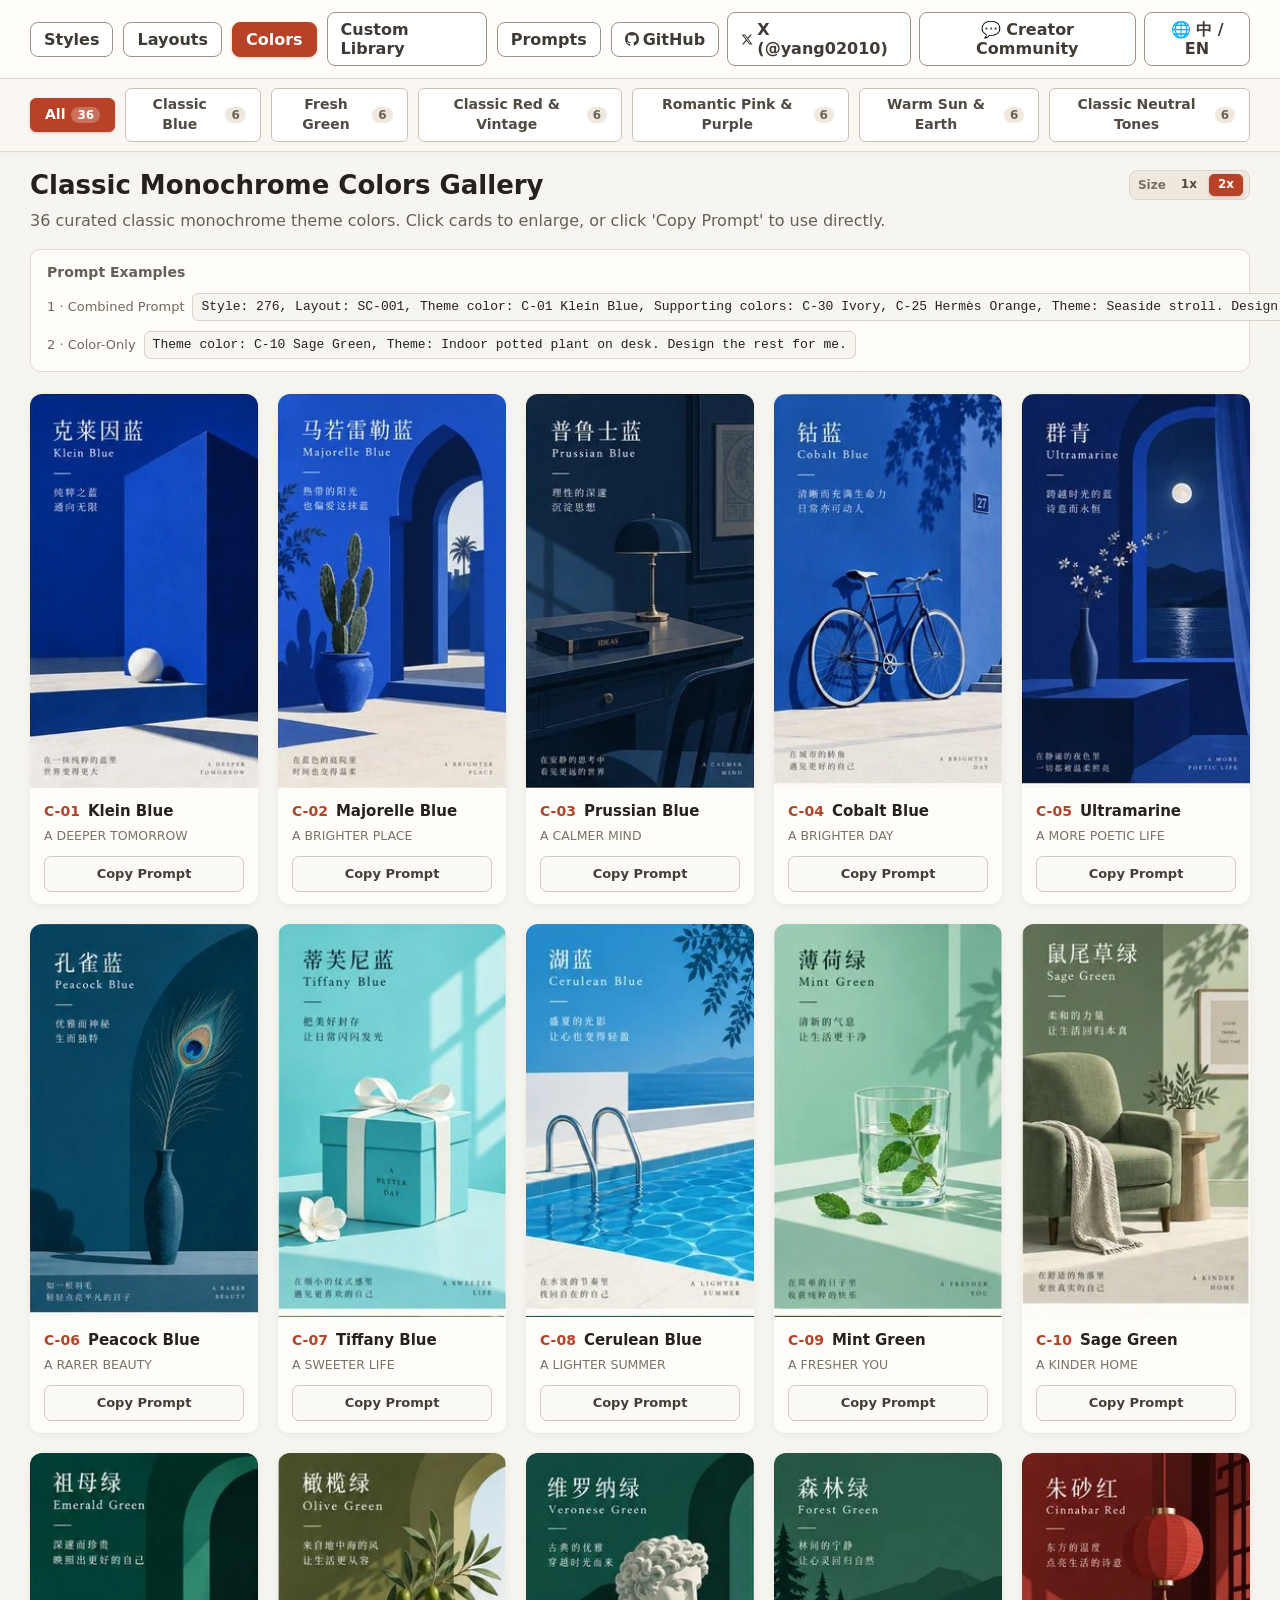
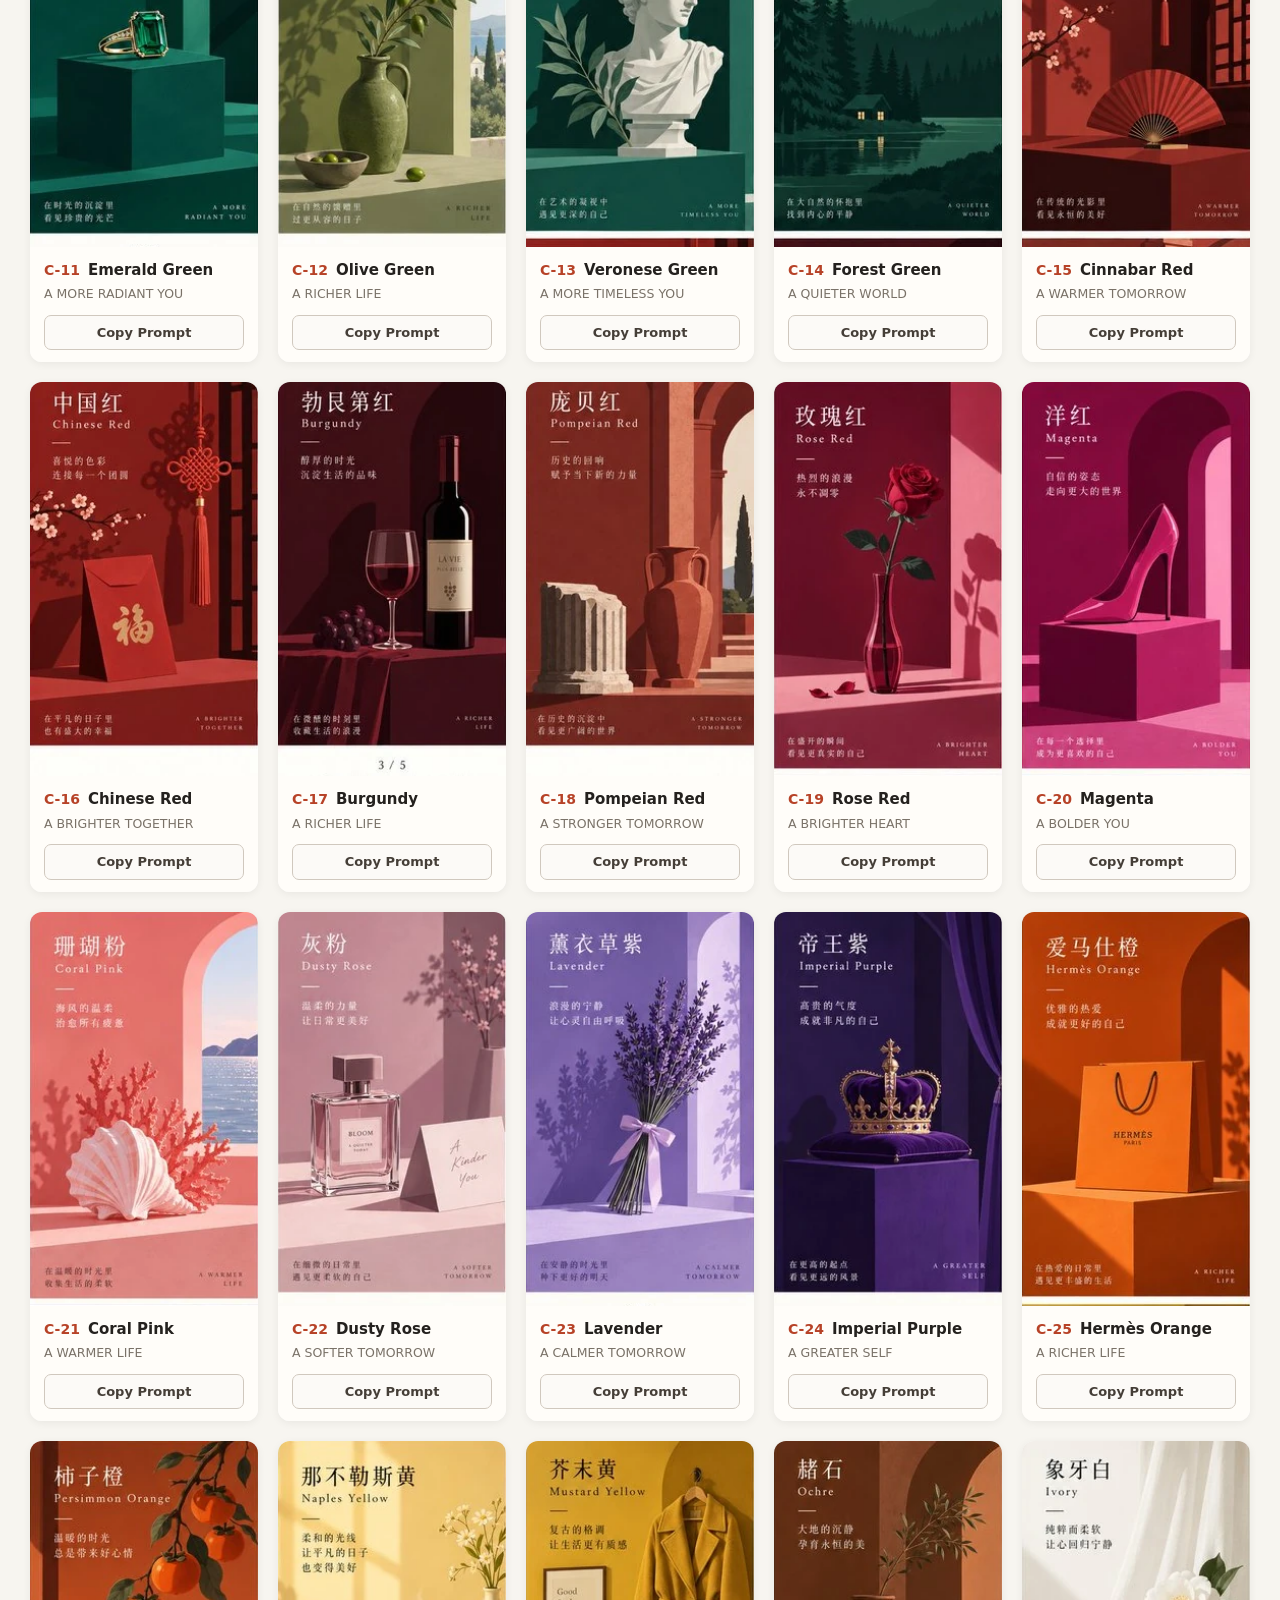
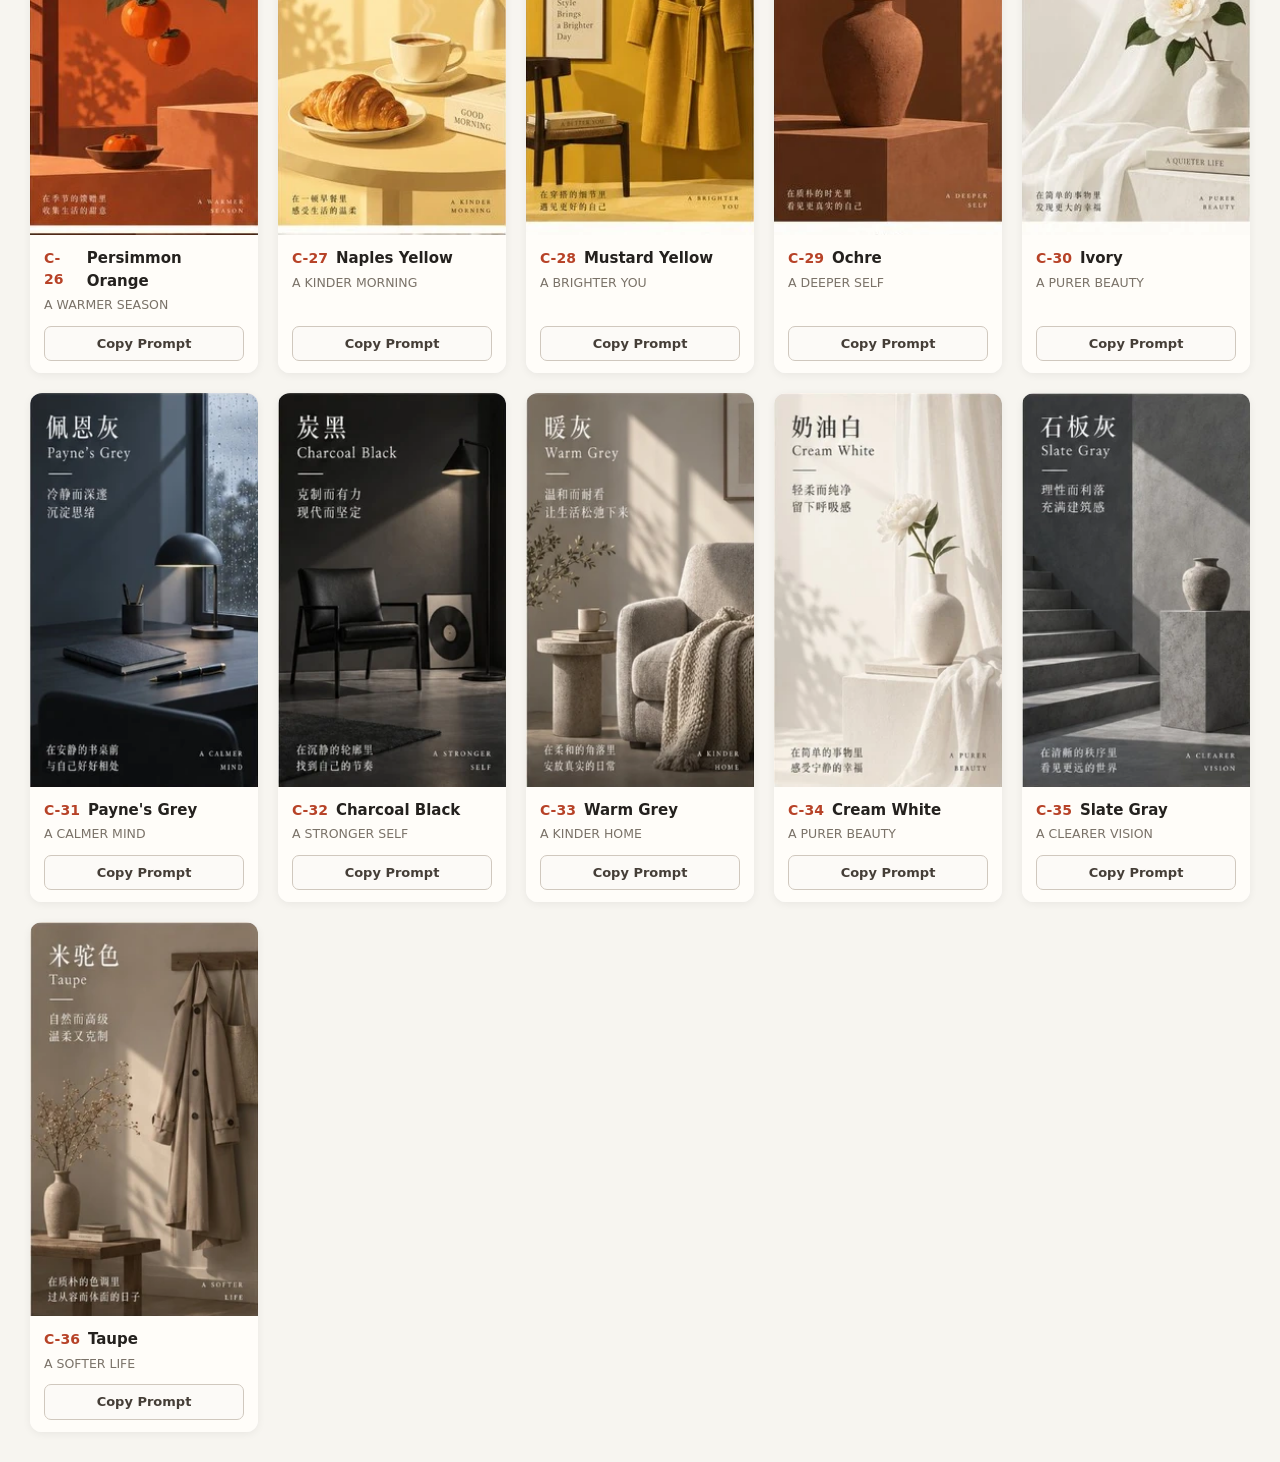
<file: optional/skills/handraw-style/skills/handdraw-style-prompter/gallery/colors.html>
<!doctype html>
<html lang="zh-CN"><head><meta charset="utf-8"><meta name="viewport" content="width=device-width, initial-scale=1">
<title>经典单色主题色画廊</title>
<script>
(function() {
  function fixImg(img) {
    if (!img || img.__fixed) return;
    var src = img.getAttribute('src') || '';
    var idx = src.indexOf('images/');
    if (idx === -1) return;
    var sub = src.substring(idx);
    var step = parseInt(img.dataset.retry || '0', 10);
    var candidates = [
      '../../../../' + sub,
      '../../../' + sub,
      '../../' + sub,
      '../' + sub,
      './' + sub,
      '/' + sub,
      'https://img.handraw-style.com/' + sub,
      'https://raw.githubusercontent.com/yang0/handraw-style/master/' + sub
    ];
    while (step < candidates.length) {
      var nextSrc = candidates[step];
      step++;
      if (nextSrc !== src) {
        img.dataset.retry = step.toString();
        img.src = nextSrc;
        return;
      }
    }
    img.__fixed = true;
  }
  window.addEventListener('error', function(e) {
    if (e.target && e.target.tagName === 'IMG') {
      fixImg(e.target);
    }
  }, true);
  window.addEventListener('load', function(e) {
    if (e.target && e.target.tagName === 'IMG') {
      var card = e.target.closest('.style-card, .layout-card, .color-card, .asset-card');
      if (card && e.target.src) {
        card.dataset.image = e.target.src;
      }
    }
  }, true);
})();
</script>
<style>
:root{color:#24211e;background:#f7f5f0;font:16px/1.5 system-ui,"Microsoft YaHei",sans-serif} body{margin:0} main{max-width:1440px;margin:auto;padding:18px 30px 30px} .sticky-header{position:sticky;top:0;z-index:100} .site-nav{display:flex;align-items:center;gap:10px;margin:0;padding:12px 30px;border-bottom:1px solid #ded8cf;background:#fffdf9} .site-nav a{border:1px solid #9e9185;border-radius:8px;background:#fff;color:#403a34;padding:7px 13px;text-decoration:none;font-weight:800;line-height:1.2;transition:background .15s,color .15s,border-color .15s} .site-nav a:hover{border-color:#b74227;background:#fff0eb;color:#9f351f} .site-nav a[aria-current="page"]{border-color:#b74227;background:#b74227;color:#fff;box-shadow:0 1px 3px #b7422744} .nav-right{margin-left:auto;display:flex;align-items:center;gap:8px} .nav-ext{display:inline-flex;align-items:center;font-weight:700} .nav-btn{border:1px solid #9e9185;border-radius:8px;background:#fff;color:#403a34;padding:7px 13px;font:inherit;font-weight:700;line-height:1.2;cursor:pointer;transition:background .15s,color .15s,border-color .15s} .nav-btn:hover{border-color:#b74227;background:#fff0eb;color:#9f351f} .nav-btn:focus-visible,.site-nav a:focus-visible{outline:3px solid #d67d4d;outline-offset:3px} .sub-nav{display:flex;gap:10px;align-items:center;padding:9px 30px;background:#faf7f2;border-bottom:1px solid #ded8cf;box-shadow:0 2px 6px rgba(0,0,0,0.03)} .filter{display:inline-flex;align-items:center;gap:6px;border:1px solid #c9c1b6;border-radius:6px;background:#fff;color:#514a43;padding:6px 14px;font:inherit;font-size:14px;font-weight:600;line-height:1.4;cursor:pointer;transition:background .15s,color .15s,border-color .15s,box-shadow .15s} .filter:hover{border-color:#b74227;color:#b74227;background:#fff8f5} .filter span{display:inline-block;padding:1px 6px;border-radius:999px;background:#eee8df;color:#6b6257;font-size:12px;font-weight:700;font-variant-numeric:tabular-nums;line-height:1.2;transition:all .15s} .filter.is-active{border-color:#b74227;background:#b74227;color:#fff;box-shadow:0 1px 3px rgba(183,66,39,0.3)} .filter.is-active span{background:rgba(255,255,255,0.25);color:#fff} h1{margin:0} .lead{margin:8px 0 16px;color:#665f57} .prompt-examples{display:flex;align-items:center;flex-wrap:wrap;gap:10px 18px;margin:0 0 22px;padding:12px 16px;border:1px solid #ded8cf;border-radius:10px;background:#fffdf9} .prompt-examples h2{margin:0;color:#665f57;font-size:14px;font-weight:600} .prompt-example{display:flex;align-items:center;gap:8px;min-width:0} .prompt-label{color:#71685e;font-size:13px;white-space:nowrap} .prompt-value{padding:4px 8px;border:1px solid #d9d2c8;border-radius:6px;background:#f7f5f0;color:#24211e;font:13px/1.4 ui-monospace,SFMono-Regular,Consolas,"Liberation Mono",monospace;white-space:nowrap}
.gallery-title-bar{display:flex;align-items:center;justify-content:space-between;gap:14px;flex-wrap:wrap;margin:0 0 2px}
.gallery-title-bar h1{margin:0;font-size:26px;font-weight:800;color:#24211e;line-height:1.2}
.size-switcher{display:inline-flex;align-items:center;gap:6px;background:#eee8df;padding:3px 6px;border-radius:8px;border:1px solid #dcd5ca;margin-left:auto}
.size-label{font-size:12px;color:#786f65;font-weight:700;line-height:1;margin-left:2px}
.size-btn-group{display:inline-flex;align-items:center;gap:3px}
.size-btn{border:1px solid transparent;background:transparent;color:#514a43;font:inherit;font-size:12px;font-weight:750;padding:2px 8px;border-radius:5px;cursor:pointer;line-height:1.3;transition:background .15s,color .15s,border-color .15s,box-shadow .15s}
.size-btn:hover{color:#b74227;background:#ffffffa0}
.size-btn.is-active{background:#b74227;color:#fff;border-color:#b74227;box-shadow:0 1px 3px rgba(183,66,39,0.3)}
.size-btn:focus-visible{outline:2px solid #d67d4d;outline-offset:1px}

/* 2x Default: standard size (minmax 220px, gap 20px) */
.gallery{display:grid;grid-template-columns:repeat(auto-fill,minmax(220px,1fr));gap:20px;align-items:stretch}
.color-card{display:flex;flex-direction:column;box-sizing:border-box;border-radius:12px;background:#fff;box-shadow:0 2px 8px rgba(0,0,0,0.06);overflow:hidden;transition:transform .15s,box-shadow .15s}
.color-card:hover{transform:translateY(-2px);box-shadow:0 6px 16px rgba(0,0,0,0.1)}
.card-thumb-btn{display:block;width:100%;margin:0;padding:0;border:0;background:#ede8e1;cursor:zoom-in;overflow:hidden}
.card-thumb-btn img{display:block;width:100%;height:auto;object-fit:cover;transition:transform .2s}
.card-thumb-btn:hover img{transform:scale(1.02)}
.color-info{display:flex;flex-direction:column;flex-grow:1;padding:12px 14px;background:#fffdf9}
.color-header{display:flex;align-items:baseline;gap:8px;margin-bottom:4px}
.color-id{color:#b74227;font-weight:850;font-size:14px;font-variant-numeric:tabular-nums}
.color-name{margin:0;font-size:15px;font-weight:750;color:#24211e}
.color-quote{margin:0 0 12px;font-size:12.5px;color:#7a7268;line-height:1.4;flex-grow:1}
.copy-btn{width:100%;padding:7px 0;border:1px solid #d0c8be;border-radius:7px;background:#fcfaf7;color:#453e37;font:inherit;font-size:13px;font-weight:650;cursor:pointer;transition:all .15s;text-align:center}
.copy-btn:hover{border-color:#b74227;background:#b74227;color:#fff}
.copy-btn.copied{border-color:#2a854a;background:#2a854a;color:#fff}

/* 1x: compact half size (minmax 110px instead of 220px, gap 10px) */
[data-size="1x"] .gallery{grid-template-columns:repeat(auto-fill,minmax(110px,1fr));gap:10px}
[data-size="1x"] .color-card{border-radius:8px;box-shadow:0 1px 4px rgba(0,0,0,0.06)}
[data-size="1x"] .color-card:hover{box-shadow:0 4px 12px rgba(0,0,0,0.1)}
[data-size="1x"] .color-info{padding:6px 8px}
[data-size="1x"] .color-header{gap:4px;margin-bottom:2px}
[data-size="1x"] .color-id{font-size:11px}
[data-size="1x"] .color-name{font-size:12px;white-space:nowrap;overflow:hidden;text-overflow:ellipsis}
[data-size="1x"] .color-quote{margin:0 0 6px;font-size:11px;line-height:1.3;display:-webkit-box;-webkit-line-clamp:2;-webkit-box-orient:vertical;overflow:hidden}
[data-size="1x"] .copy-btn{padding:4px 0;border-radius:5px;font-size:11px}

dialog{width:min(94vw,900px);padding:16px;border:0;border-radius:14px;background:#171513;color:#fff;box-shadow:0 20px 70px #0008} dialog::backdrop{background:#000b} dialog img{display:block;max-width:100%;max-height:75vh;margin:0 auto 12px;object-fit:contain;border-radius:8px} .dialog-actions{display:flex;align-items:center;gap:12px} .dialog-title{margin:0;font-size:17px;font-weight:700} .dialog-quote{margin:4px 0 0;font-size:13px;color:#bbb} .dialog-copy{border:0;border-radius:7px;padding:8px 14px;background:#b74227;color:#fff;font:inherit;font-weight:700;cursor:pointer;margin-left:auto} .dialog-copy:hover{background:#d64a27} .dialog-close{border:0;border-radius:7px;padding:8px 12px;background:#444;color:#fff;font:inherit;cursor:pointer} [hidden]{display:none!important}
@media(max-width:760px){main{padding:14px 16px} .site-nav{padding:10px 16px;flex-wrap:wrap;gap:8px} .nav-right{width:100%;justify-content:flex-start;gap:6px;margin-left:0} .site-nav a,.nav-btn{padding:6px 10px;font-size:13px} .sub-nav{padding:8px 16px;gap:8px;overflow-x:auto;-webkit-overflow-scrolling:touch} .filter{padding:5px 10px;font-size:13px;white-space:nowrap} .prompt-examples{flex-direction:column;align-items:flex-start;gap:8px} .prompt-example{flex-wrap:wrap} .prompt-value{white-space:normal} .gallery{grid-template-columns:repeat(2,1fr);gap:12px}}
@media(max-width:420px){.gallery{grid-template-columns:1fr} [data-size="1x"] .gallery{grid-template-columns:repeat(2,1fr);gap:8px}}
</style></head><body>
<header class="sticky-header">
<nav class="site-nav" aria-label="画廊导航"><a href="index.html" data-i18n="stylesNav">风格画廊</a><a href="layouts.html" data-i18n="layoutsNav">图型画廊</a><a href="colors.html" aria-current="page" data-i18n="colorsNav">色彩画廊</a><a href="assets.html" data-i18n="assetsNav">自建图库</a><a href="tutorials.html" data-i18n="tutorialsNav">提示词</a><div class="nav-right"><a class="nav-ext" href="https://github.com/yang0/handraw-style" target="_blank" rel="noopener noreferrer" title="GitHub 仓库"><svg width="14" height="14" viewBox="0 0 16 16" fill="currentColor" style="vertical-align:-2px;margin-right:4px" aria-hidden="true"><path d="M8 0C3.58 0 0 3.58 0 8c0 3.54 2.29 6.53 5.47 7.59.4.07.55-.17.55-.38 0-.19-.01-.82-.01-1.49-2.01.37-2.53-.49-2.69-.94-.09-.23-.48-.94-.82-1.13-.28-.15-.68-.52-.01-.53.63-.01 1.08.58 1.23.82.72 1.21 1.87.87 2.33.66.07-.52.28-.87.51-1.07-1.78-.2-3.64-.89-3.64-3.95 0-.87.31-1.59.82-2.15-.08-.2-.36-1.02.08-2.12 0 0 .67-.21 2.2.82.64-.18 1.32-.27 2-.27.68 0 1.36.09 2 .27 1.53-1.04 2.2-.82 2.2-.82.44 1.1.16 1.92.08 2.12.51.56.82 1.27.82 2.15 0 3.07-1.87 3.75-3.65 3.95.29.25.54.73.54 1.48 0 1.07-.01 1.93-.01 2.2 0 .21.15.46.55.38A8.013 8.013 0 0016 8c0-4.42-3.58-8-8-8z"/></svg>GitHub</a><a class="nav-ext" href="https://x.com/yang02010" target="_blank" rel="noopener noreferrer" title="X (Twitter) @yang02010"><svg width="13" height="13" viewBox="0 0 24 24" fill="currentColor" style="vertical-align:-2px;margin-right:4px" aria-hidden="true"><path d="M18.244 2.25h3.308l-7.227 8.26 8.502 11.24H16.17l-5.214-6.817L4.99 21.75H1.68l7.73-8.835L1.254 2.25H8.08l4.713 6.231zm-1.161 17.52h1.833L7.084 4.126H5.117z"/></svg>X (@yang02010)</a><button class="nav-btn" id="wechat-btn" type="button" data-i18n="wechatBtn">💬 创作变现交流群</button><button class="nav-btn" id="lang-btn" type="button" aria-label="Switch Language">🌐 EN / 中</button></div></nav>
<nav class="sub-nav filters" aria-label="色彩分类"><button class="filter is-active" type="button" data-category="all" data-label-zh="全部" data-label-en="All">全部 <span>36</span></button><button class="filter" type="button" data-category="blue" data-label-zh="经典蓝系" data-label-en="Classic Blue">经典蓝系 <span>6</span></button><button class="filter" type="button" data-category="green" data-label-zh="清新绿系" data-label-en="Fresh Green">清新绿系 <span>6</span></button><button class="filter" type="button" data-category="red" data-label-zh="古典红绿" data-label-en="Classic Red & Vintage">古典红绿 <span>6</span></button><button class="filter" type="button" data-category="purple" data-label-zh="浪漫粉紫" data-label-en="Romantic Pink & Purple">浪漫粉紫 <span>6</span></button><button class="filter" type="button" data-category="warm" data-label-zh="暖阳大地" data-label-en="Warm Sun & Earth">暖阳大地 <span>6</span></button><button class="filter" type="button" data-category="neutral" data-label-zh="中性色系" data-label-en="Classic Neutral Tones">中性色系 <span>6</span></button></nav>
</header>
<main>
<div class="gallery-title-bar">
<h1 data-i18n="title">经典单色主题色画廊</h1>
<div class="size-switcher" role="group" aria-label="图片尺寸">
<span class="size-label" data-i18n="sizeLabel">尺寸</span>
<div class="size-btn-group">
<button type="button" class="size-btn" data-size="1x">1x</button>
<button type="button" class="size-btn is-active" data-size="2x">2x</button>
</div>
</div>
</div>
<p class="lead" data-i18n="lead">精选 36 款经典单色主题色。点击卡片放大查看，或点击卡片下方的【复制提示词】直接用于 AI 生图。</p>
<section class="prompt-examples" aria-labelledby="prompt-examples-title">
<h2 id="prompt-examples-title" data-i18n="promptTitle">提示词案例</h2>
<div class="prompt-example"><span class="prompt-label" data-i18n="ex1Label">1 · 组合出图</span><code class="prompt-value" data-i18n="ex1Code">风格：276，图型：SC-001，主题色：C-01 克莱因蓝，辅助色：C-30 象牙白、C-25 爱马仕橙，主题：海边漫步。其他你帮我设计。</code></div>
<div class="prompt-example"><span class="prompt-label" data-i18n="ex2Label">2 · 单色调用</span><code class="prompt-value" data-i18n="ex2Code">主题色：C-10 鼠尾草绿，主题：室内盆栽与书桌。其他你帮我设计。</code></div>
</section>
<section id="gallery" class="gallery"><article class="color-card" data-id="C-01" data-category="blue" data-name-zh="克莱因蓝" data-name-en="Klein Blue" data-quote-zh="纯粹之蓝 通向无限" data-quote-en="A DEEPER TOMORROW" data-prompt-zh="主题色：克莱因蓝（Klein Blue）。" data-prompt-en="Theme color: Klein Blue." data-image="../../../images/colors/C-01.webp"><button class="card-thumb-btn" type="button" aria-label="放大查看 C-01 克莱因蓝"><img src="../../../images/colors/C-01.webp" alt="C-01 克莱因蓝"></button><div class="color-info"><div class="color-header"><span class="color-id">C-01</span><h3 class="color-name" data-zh="克莱因蓝" data-en="Klein Blue">克莱因蓝</h3></div><p class="color-quote" data-zh="纯粹之蓝 通向无限" data-en="A DEEPER TOMORROW">纯粹之蓝 通向无限</p><button class="copy-btn" type="button" data-i18n="copyBtn">复制提示词</button></div></article>
<article class="color-card" data-id="C-02" data-category="blue" data-name-zh="马若雷勒蓝" data-name-en="Majorelle Blue" data-quote-zh="热带的阳光 也偏爱这抹蓝" data-quote-en="A BRIGHTER PLACE" data-prompt-zh="主题色：马若雷勒蓝（Majorelle Blue）。" data-prompt-en="Theme color: Majorelle Blue." data-image="../../../images/colors/C-02.webp"><button class="card-thumb-btn" type="button" aria-label="放大查看 C-02 马若雷勒蓝"><img src="../../../images/colors/C-02.webp" alt="C-02 马若雷勒蓝"></button><div class="color-info"><div class="color-header"><span class="color-id">C-02</span><h3 class="color-name" data-zh="马若雷勒蓝" data-en="Majorelle Blue">马若雷勒蓝</h3></div><p class="color-quote" data-zh="热带的阳光 也偏爱这抹蓝" data-en="A BRIGHTER PLACE">热带的阳光 也偏爱这抹蓝</p><button class="copy-btn" type="button" data-i18n="copyBtn">复制提示词</button></div></article>
<article class="color-card" data-id="C-03" data-category="blue" data-name-zh="普鲁士蓝" data-name-en="Prussian Blue" data-quote-zh="理性的深邃 沉淀思想" data-quote-en="A CALMER MIND" data-prompt-zh="主题色：普鲁士蓝（Prussian Blue）。" data-prompt-en="Theme color: Prussian Blue." data-image="../../../images/colors/C-03.webp"><button class="card-thumb-btn" type="button" aria-label="放大查看 C-03 普鲁士蓝"><img src="../../../images/colors/C-03.webp" alt="C-03 普鲁士蓝"></button><div class="color-info"><div class="color-header"><span class="color-id">C-03</span><h3 class="color-name" data-zh="普鲁士蓝" data-en="Prussian Blue">普鲁士蓝</h3></div><p class="color-quote" data-zh="理性的深邃 沉淀思想" data-en="A CALMER MIND">理性的深邃 沉淀思想</p><button class="copy-btn" type="button" data-i18n="copyBtn">复制提示词</button></div></article>
<article class="color-card" data-id="C-04" data-category="blue" data-name-zh="钴蓝" data-name-en="Cobalt Blue" data-quote-zh="清晰而充满生命力 日常亦可动人" data-quote-en="A BRIGHTER DAY" data-prompt-zh="主题色：钴蓝（Cobalt Blue）。" data-prompt-en="Theme color: Cobalt Blue." data-image="../../../images/colors/C-04.webp"><button class="card-thumb-btn" type="button" aria-label="放大查看 C-04 钴蓝"><img src="../../../images/colors/C-04.webp" alt="C-04 钴蓝"></button><div class="color-info"><div class="color-header"><span class="color-id">C-04</span><h3 class="color-name" data-zh="钴蓝" data-en="Cobalt Blue">钴蓝</h3></div><p class="color-quote" data-zh="清晰而充满生命力 日常亦可动人" data-en="A BRIGHTER DAY">清晰而充满生命力 日常亦可动人</p><button class="copy-btn" type="button" data-i18n="copyBtn">复制提示词</button></div></article>
<article class="color-card" data-id="C-05" data-category="blue" data-name-zh="群青" data-name-en="Ultramarine" data-quote-zh="跨越时光的蓝 诗意而永恒" data-quote-en="A MORE POETIC LIFE" data-prompt-zh="主题色：群青（Ultramarine）。" data-prompt-en="Theme color: Ultramarine." data-image="../../../images/colors/C-05.webp"><button class="card-thumb-btn" type="button" aria-label="放大查看 C-05 群青"><img src="../../../images/colors/C-05.webp" alt="C-05 群青"></button><div class="color-info"><div class="color-header"><span class="color-id">C-05</span><h3 class="color-name" data-zh="群青" data-en="Ultramarine">群青</h3></div><p class="color-quote" data-zh="跨越时光的蓝 诗意而永恒" data-en="A MORE POETIC LIFE">跨越时光的蓝 诗意而永恒</p><button class="copy-btn" type="button" data-i18n="copyBtn">复制提示词</button></div></article>
<article class="color-card" data-id="C-06" data-category="blue" data-name-zh="孔雀蓝" data-name-en="Peacock Blue" data-quote-zh="优雅而神秘 生而独特" data-quote-en="A RARER BEAUTY" data-prompt-zh="主题色：孔雀蓝（Peacock Blue）。" data-prompt-en="Theme color: Peacock Blue." data-image="../../../images/colors/C-06.webp"><button class="card-thumb-btn" type="button" aria-label="放大查看 C-06 孔雀蓝"><img src="../../../images/colors/C-06.webp" alt="C-06 孔雀蓝"></button><div class="color-info"><div class="color-header"><span class="color-id">C-06</span><h3 class="color-name" data-zh="孔雀蓝" data-en="Peacock Blue">孔雀蓝</h3></div><p class="color-quote" data-zh="优雅而神秘 生而独特" data-en="A RARER BEAUTY">优雅而神秘 生而独特</p><button class="copy-btn" type="button" data-i18n="copyBtn">复制提示词</button></div></article>
<article class="color-card" data-id="C-07" data-category="green" data-name-zh="蒂芙尼蓝" data-name-en="Tiffany Blue" data-quote-zh="把美好封存 让日常闪闪发光" data-quote-en="A SWEETER LIFE" data-prompt-zh="主题色：蒂芙尼蓝（Tiffany Blue）。" data-prompt-en="Theme color: Tiffany Blue." data-image="../../../images/colors/C-07.webp"><button class="card-thumb-btn" type="button" aria-label="放大查看 C-07 蒂芙尼蓝"><img src="../../../images/colors/C-07.webp" alt="C-07 蒂芙尼蓝"></button><div class="color-info"><div class="color-header"><span class="color-id">C-07</span><h3 class="color-name" data-zh="蒂芙尼蓝" data-en="Tiffany Blue">蒂芙尼蓝</h3></div><p class="color-quote" data-zh="把美好封存 让日常闪闪发光" data-en="A SWEETER LIFE">把美好封存 让日常闪闪发光</p><button class="copy-btn" type="button" data-i18n="copyBtn">复制提示词</button></div></article>
<article class="color-card" data-id="C-08" data-category="green" data-name-zh="湖蓝" data-name-en="Cerulean Blue" data-quote-zh="盛夏的光影 让心也变得轻盈" data-quote-en="A LIGHTER SUMMER" data-prompt-zh="主题色：湖蓝（Cerulean Blue）。" data-prompt-en="Theme color: Cerulean Blue." data-image="../../../images/colors/C-08.webp"><button class="card-thumb-btn" type="button" aria-label="放大查看 C-08 湖蓝"><img src="../../../images/colors/C-08.webp" alt="C-08 湖蓝"></button><div class="color-info"><div class="color-header"><span class="color-id">C-08</span><h3 class="color-name" data-zh="湖蓝" data-en="Cerulean Blue">湖蓝</h3></div><p class="color-quote" data-zh="盛夏的光影 让心也变得轻盈" data-en="A LIGHTER SUMMER">盛夏的光影 让心也变得轻盈</p><button class="copy-btn" type="button" data-i18n="copyBtn">复制提示词</button></div></article>
<article class="color-card" data-id="C-09" data-category="green" data-name-zh="薄荷绿" data-name-en="Mint Green" data-quote-zh="清新的气息 让生活更干净" data-quote-en="A FRESHER YOU" data-prompt-zh="主题色：薄荷绿（Mint Green）。" data-prompt-en="Theme color: Mint Green." data-image="../../../images/colors/C-09.webp"><button class="card-thumb-btn" type="button" aria-label="放大查看 C-09 薄荷绿"><img src="../../../images/colors/C-09.webp" alt="C-09 薄荷绿"></button><div class="color-info"><div class="color-header"><span class="color-id">C-09</span><h3 class="color-name" data-zh="薄荷绿" data-en="Mint Green">薄荷绿</h3></div><p class="color-quote" data-zh="清新的气息 让生活更干净" data-en="A FRESHER YOU">清新的气息 让生活更干净</p><button class="copy-btn" type="button" data-i18n="copyBtn">复制提示词</button></div></article>
<article class="color-card" data-id="C-10" data-category="green" data-name-zh="鼠尾草绿" data-name-en="Sage Green" data-quote-zh="柔和的力量 让生活回归本真" data-quote-en="A KINDER HOME" data-prompt-zh="主题色：鼠尾草绿（Sage Green）。" data-prompt-en="Theme color: Sage Green." data-image="../../../images/colors/C-10.webp"><button class="card-thumb-btn" type="button" aria-label="放大查看 C-10 鼠尾草绿"><img src="../../../images/colors/C-10.webp" alt="C-10 鼠尾草绿"></button><div class="color-info"><div class="color-header"><span class="color-id">C-10</span><h3 class="color-name" data-zh="鼠尾草绿" data-en="Sage Green">鼠尾草绿</h3></div><p class="color-quote" data-zh="柔和的力量 让生活回归本真" data-en="A KINDER HOME">柔和的力量 让生活回归本真</p><button class="copy-btn" type="button" data-i18n="copyBtn">复制提示词</button></div></article>
<article class="color-card" data-id="C-11" data-category="green" data-name-zh="祖母绿" data-name-en="Emerald Green" data-quote-zh="深邃而珍贵 映照出更好的自己" data-quote-en="A MORE RADIANT YOU" data-prompt-zh="主题色：祖母绿（Emerald Green）。" data-prompt-en="Theme color: Emerald Green." data-image="../../../images/colors/C-11.webp"><button class="card-thumb-btn" type="button" aria-label="放大查看 C-11 祖母绿"><img src="../../../images/colors/C-11.webp" alt="C-11 祖母绿"></button><div class="color-info"><div class="color-header"><span class="color-id">C-11</span><h3 class="color-name" data-zh="祖母绿" data-en="Emerald Green">祖母绿</h3></div><p class="color-quote" data-zh="深邃而珍贵 映照出更好的自己" data-en="A MORE RADIANT YOU">深邃而珍贵 映照出更好的自己</p><button class="copy-btn" type="button" data-i18n="copyBtn">复制提示词</button></div></article>
<article class="color-card" data-id="C-12" data-category="green" data-name-zh="橄榄绿" data-name-en="Olive Green" data-quote-zh="来自地中海的风 让生活更从容" data-quote-en="A RICHER LIFE" data-prompt-zh="主题色：橄榄绿（Olive Green）。" data-prompt-en="Theme color: Olive Green." data-image="../../../images/colors/C-12.webp"><button class="card-thumb-btn" type="button" aria-label="放大查看 C-12 橄榄绿"><img src="../../../images/colors/C-12.webp" alt="C-12 橄榄绿"></button><div class="color-info"><div class="color-header"><span class="color-id">C-12</span><h3 class="color-name" data-zh="橄榄绿" data-en="Olive Green">橄榄绿</h3></div><p class="color-quote" data-zh="来自地中海的风 让生活更从容" data-en="A RICHER LIFE">来自地中海的风 让生活更从容</p><button class="copy-btn" type="button" data-i18n="copyBtn">复制提示词</button></div></article>
<article class="color-card" data-id="C-13" data-category="red" data-name-zh="维罗纳绿" data-name-en="Veronese Green" data-quote-zh="古典的优雅 穿越时光而来" data-quote-en="A MORE TIMELESS YOU" data-prompt-zh="主题色：维罗纳绿（Veronese Green）。" data-prompt-en="Theme color: Veronese Green." data-image="../../../images/colors/C-13.webp"><button class="card-thumb-btn" type="button" aria-label="放大查看 C-13 维罗纳绿"><img src="../../../images/colors/C-13.webp" alt="C-13 维罗纳绿"></button><div class="color-info"><div class="color-header"><span class="color-id">C-13</span><h3 class="color-name" data-zh="维罗纳绿" data-en="Veronese Green">维罗纳绿</h3></div><p class="color-quote" data-zh="古典的优雅 穿越时光而来" data-en="A MORE TIMELESS YOU">古典的优雅 穿越时光而来</p><button class="copy-btn" type="button" data-i18n="copyBtn">复制提示词</button></div></article>
<article class="color-card" data-id="C-14" data-category="red" data-name-zh="森林绿" data-name-en="Forest Green" data-quote-zh="林间的宁静 让心灵回归自然" data-quote-en="A QUIETER WORLD" data-prompt-zh="主题色：森林绿（Forest Green）。" data-prompt-en="Theme color: Forest Green." data-image="../../../images/colors/C-14.webp"><button class="card-thumb-btn" type="button" aria-label="放大查看 C-14 森林绿"><img src="../../../images/colors/C-14.webp" alt="C-14 森林绿"></button><div class="color-info"><div class="color-header"><span class="color-id">C-14</span><h3 class="color-name" data-zh="森林绿" data-en="Forest Green">森林绿</h3></div><p class="color-quote" data-zh="林间的宁静 让心灵回归自然" data-en="A QUIETER WORLD">林间的宁静 让心灵回归自然</p><button class="copy-btn" type="button" data-i18n="copyBtn">复制提示词</button></div></article>
<article class="color-card" data-id="C-15" data-category="red" data-name-zh="朱砂红" data-name-en="Cinnabar Red" data-quote-zh="东方的温度 点亮生活的诗意" data-quote-en="A WARMER TOMORROW" data-prompt-zh="主题色：朱砂红（Cinnabar Red）。" data-prompt-en="Theme color: Cinnabar Red." data-image="../../../images/colors/C-15.webp"><button class="card-thumb-btn" type="button" aria-label="放大查看 C-15 朱砂红"><img src="../../../images/colors/C-15.webp" alt="C-15 朱砂红"></button><div class="color-info"><div class="color-header"><span class="color-id">C-15</span><h3 class="color-name" data-zh="朱砂红" data-en="Cinnabar Red">朱砂红</h3></div><p class="color-quote" data-zh="东方的温度 点亮生活的诗意" data-en="A WARMER TOMORROW">东方的温度 点亮生活的诗意</p><button class="copy-btn" type="button" data-i18n="copyBtn">复制提示词</button></div></article>
<article class="color-card" data-id="C-16" data-category="red" data-name-zh="中国红" data-name-en="Chinese Red" data-quote-zh="喜悦的色彩 连接每一个团圆" data-quote-en="A BRIGHTER TOGETHER" data-prompt-zh="主题色：中国红（Chinese Red）。" data-prompt-en="Theme color: Chinese Red." data-image="../../../images/colors/C-16.webp"><button class="card-thumb-btn" type="button" aria-label="放大查看 C-16 中国红"><img src="../../../images/colors/C-16.webp" alt="C-16 中国红"></button><div class="color-info"><div class="color-header"><span class="color-id">C-16</span><h3 class="color-name" data-zh="中国红" data-en="Chinese Red">中国红</h3></div><p class="color-quote" data-zh="喜悦的色彩 连接每一个团圆" data-en="A BRIGHTER TOGETHER">喜悦的色彩 连接每一个团圆</p><button class="copy-btn" type="button" data-i18n="copyBtn">复制提示词</button></div></article>
<article class="color-card" data-id="C-17" data-category="red" data-name-zh="勃艮第红" data-name-en="Burgundy" data-quote-zh="醇厚的时光 沉淀生活的品味" data-quote-en="A RICHER LIFE" data-prompt-zh="主题色：勃艮第红（Burgundy）。" data-prompt-en="Theme color: Burgundy." data-image="../../../images/colors/C-17.webp"><button class="card-thumb-btn" type="button" aria-label="放大查看 C-17 勃艮第红"><img src="../../../images/colors/C-17.webp" alt="C-17 勃艮第红"></button><div class="color-info"><div class="color-header"><span class="color-id">C-17</span><h3 class="color-name" data-zh="勃艮第红" data-en="Burgundy">勃艮第红</h3></div><p class="color-quote" data-zh="醇厚的时光 沉淀生活的品味" data-en="A RICHER LIFE">醇厚的时光 沉淀生活的品味</p><button class="copy-btn" type="button" data-i18n="copyBtn">复制提示词</button></div></article>
<article class="color-card" data-id="C-18" data-category="red" data-name-zh="庞贝红" data-name-en="Pompeian Red" data-quote-zh="历史的回响 赋予当下新的力量" data-quote-en="A STRONGER TOMORROW" data-prompt-zh="主题色：庞贝红（Pompeian Red）。" data-prompt-en="Theme color: Pompeian Red." data-image="../../../images/colors/C-18.webp"><button class="card-thumb-btn" type="button" aria-label="放大查看 C-18 庞贝红"><img src="../../../images/colors/C-18.webp" alt="C-18 庞贝红"></button><div class="color-info"><div class="color-header"><span class="color-id">C-18</span><h3 class="color-name" data-zh="庞贝红" data-en="Pompeian Red">庞贝红</h3></div><p class="color-quote" data-zh="历史的回响 赋予当下新的力量" data-en="A STRONGER TOMORROW">历史的回响 赋予当下新的力量</p><button class="copy-btn" type="button" data-i18n="copyBtn">复制提示词</button></div></article>
<article class="color-card" data-id="C-19" data-category="purple" data-name-zh="玫瑰红" data-name-en="Rose Red" data-quote-zh="热烈的浪漫 永不凋零" data-quote-en="A BRIGHTER HEART" data-prompt-zh="主题色：玫瑰红（Rose Red）。" data-prompt-en="Theme color: Rose Red." data-image="../../../images/colors/C-19.webp"><button class="card-thumb-btn" type="button" aria-label="放大查看 C-19 玫瑰红"><img src="../../../images/colors/C-19.webp" alt="C-19 玫瑰红"></button><div class="color-info"><div class="color-header"><span class="color-id">C-19</span><h3 class="color-name" data-zh="玫瑰红" data-en="Rose Red">玫瑰红</h3></div><p class="color-quote" data-zh="热烈的浪漫 永不凋零" data-en="A BRIGHTER HEART">热烈的浪漫 永不凋零</p><button class="copy-btn" type="button" data-i18n="copyBtn">复制提示词</button></div></article>
<article class="color-card" data-id="C-20" data-category="purple" data-name-zh="洋红" data-name-en="Magenta" data-quote-zh="自信的姿态 走向更大的世界" data-quote-en="A BOLDER YOU" data-prompt-zh="主题色：洋红（Magenta）。" data-prompt-en="Theme color: Magenta." data-image="../../../images/colors/C-20.webp"><button class="card-thumb-btn" type="button" aria-label="放大查看 C-20 洋红"><img src="../../../images/colors/C-20.webp" alt="C-20 洋红"></button><div class="color-info"><div class="color-header"><span class="color-id">C-20</span><h3 class="color-name" data-zh="洋红" data-en="Magenta">洋红</h3></div><p class="color-quote" data-zh="自信的姿态 走向更大的世界" data-en="A BOLDER YOU">自信的姿态 走向更大的世界</p><button class="copy-btn" type="button" data-i18n="copyBtn">复制提示词</button></div></article>
<article class="color-card" data-id="C-21" data-category="purple" data-name-zh="珊瑚粉" data-name-en="Coral Pink" data-quote-zh="海风的温柔 治愈所有疲惫" data-quote-en="A WARMER LIFE" data-prompt-zh="主题色：珊瑚粉（Coral Pink）。" data-prompt-en="Theme color: Coral Pink." data-image="../../../images/colors/C-21.webp"><button class="card-thumb-btn" type="button" aria-label="放大查看 C-21 珊瑚粉"><img src="../../../images/colors/C-21.webp" alt="C-21 珊瑚粉"></button><div class="color-info"><div class="color-header"><span class="color-id">C-21</span><h3 class="color-name" data-zh="珊瑚粉" data-en="Coral Pink">珊瑚粉</h3></div><p class="color-quote" data-zh="海风的温柔 治愈所有疲惫" data-en="A WARMER LIFE">海风的温柔 治愈所有疲惫</p><button class="copy-btn" type="button" data-i18n="copyBtn">复制提示词</button></div></article>
<article class="color-card" data-id="C-22" data-category="purple" data-name-zh="灰粉" data-name-en="Dusty Rose" data-quote-zh="温柔的力量 让日常更美好" data-quote-en="A SOFTER TOMORROW" data-prompt-zh="主题色：灰粉（Dusty Rose）。" data-prompt-en="Theme color: Dusty Rose." data-image="../../../images/colors/C-22.webp"><button class="card-thumb-btn" type="button" aria-label="放大查看 C-22 灰粉"><img src="../../../images/colors/C-22.webp" alt="C-22 灰粉"></button><div class="color-info"><div class="color-header"><span class="color-id">C-22</span><h3 class="color-name" data-zh="灰粉" data-en="Dusty Rose">灰粉</h3></div><p class="color-quote" data-zh="温柔的力量 让日常更美好" data-en="A SOFTER TOMORROW">温柔的力量 让日常更美好</p><button class="copy-btn" type="button" data-i18n="copyBtn">复制提示词</button></div></article>
<article class="color-card" data-id="C-23" data-category="purple" data-name-zh="薰衣草紫" data-name-en="Lavender" data-quote-zh="浪漫的宁静 让心灵自由呼吸" data-quote-en="A CALMER TOMORROW" data-prompt-zh="主题色：薰衣草紫（Lavender）。" data-prompt-en="Theme color: Lavender." data-image="../../../images/colors/C-23.webp"><button class="card-thumb-btn" type="button" aria-label="放大查看 C-23 薰衣草紫"><img src="../../../images/colors/C-23.webp" alt="C-23 薰衣草紫"></button><div class="color-info"><div class="color-header"><span class="color-id">C-23</span><h3 class="color-name" data-zh="薰衣草紫" data-en="Lavender">薰衣草紫</h3></div><p class="color-quote" data-zh="浪漫的宁静 让心灵自由呼吸" data-en="A CALMER TOMORROW">浪漫的宁静 让心灵自由呼吸</p><button class="copy-btn" type="button" data-i18n="copyBtn">复制提示词</button></div></article>
<article class="color-card" data-id="C-24" data-category="purple" data-name-zh="帝王紫" data-name-en="Imperial Purple" data-quote-zh="高贵的气度 成就非凡的自己" data-quote-en="A GREATER SELF" data-prompt-zh="主题色：帝王紫（Imperial Purple）。" data-prompt-en="Theme color: Imperial Purple." data-image="../../../images/colors/C-24.webp"><button class="card-thumb-btn" type="button" aria-label="放大查看 C-24 帝王紫"><img src="../../../images/colors/C-24.webp" alt="C-24 帝王紫"></button><div class="color-info"><div class="color-header"><span class="color-id">C-24</span><h3 class="color-name" data-zh="帝王紫" data-en="Imperial Purple">帝王紫</h3></div><p class="color-quote" data-zh="高贵的气度 成就非凡的自己" data-en="A GREATER SELF">高贵的气度 成就非凡的自己</p><button class="copy-btn" type="button" data-i18n="copyBtn">复制提示词</button></div></article>
<article class="color-card" data-id="C-25" data-category="warm" data-name-zh="爱马仕橙" data-name-en="Hermès Orange" data-quote-zh="优雅的热爱 成就更好的自己" data-quote-en="A RICHER LIFE" data-prompt-zh="主题色：爱马仕橙（Hermès Orange）。" data-prompt-en="Theme color: Hermès Orange." data-image="../../../images/colors/C-25.webp"><button class="card-thumb-btn" type="button" aria-label="放大查看 C-25 爱马仕橙"><img src="../../../images/colors/C-25.webp" alt="C-25 爱马仕橙"></button><div class="color-info"><div class="color-header"><span class="color-id">C-25</span><h3 class="color-name" data-zh="爱马仕橙" data-en="Hermès Orange">爱马仕橙</h3></div><p class="color-quote" data-zh="优雅的热爱 成就更好的自己" data-en="A RICHER LIFE">优雅的热爱 成就更好的自己</p><button class="copy-btn" type="button" data-i18n="copyBtn">复制提示词</button></div></article>
<article class="color-card" data-id="C-26" data-category="warm" data-name-zh="柿子橙" data-name-en="Persimmon Orange" data-quote-zh="温暖的时光 总是带来好心情" data-quote-en="A WARMER SEASON" data-prompt-zh="主题色：柿子橙（Persimmon Orange）。" data-prompt-en="Theme color: Persimmon Orange." data-image="../../../images/colors/C-26.webp"><button class="card-thumb-btn" type="button" aria-label="放大查看 C-26 柿子橙"><img src="../../../images/colors/C-26.webp" alt="C-26 柿子橙"></button><div class="color-info"><div class="color-header"><span class="color-id">C-26</span><h3 class="color-name" data-zh="柿子橙" data-en="Persimmon Orange">柿子橙</h3></div><p class="color-quote" data-zh="温暖的时光 总是带来好心情" data-en="A WARMER SEASON">温暖的时光 总是带来好心情</p><button class="copy-btn" type="button" data-i18n="copyBtn">复制提示词</button></div></article>
<article class="color-card" data-id="C-27" data-category="warm" data-name-zh="那不勒斯黄" data-name-en="Naples Yellow" data-quote-zh="柔和的光线 让平凡的日子也变得美好" data-quote-en="A KINDER MORNING" data-prompt-zh="主题色：那不勒斯黄（Naples Yellow）。" data-prompt-en="Theme color: Naples Yellow." data-image="../../../images/colors/C-27.webp"><button class="card-thumb-btn" type="button" aria-label="放大查看 C-27 那不勒斯黄"><img src="../../../images/colors/C-27.webp" alt="C-27 那不勒斯黄"></button><div class="color-info"><div class="color-header"><span class="color-id">C-27</span><h3 class="color-name" data-zh="那不勒斯黄" data-en="Naples Yellow">那不勒斯黄</h3></div><p class="color-quote" data-zh="柔和的光线 让平凡的日子也变得美好" data-en="A KINDER MORNING">柔和的光线 让平凡的日子也变得美好</p><button class="copy-btn" type="button" data-i18n="copyBtn">复制提示词</button></div></article>
<article class="color-card" data-id="C-28" data-category="warm" data-name-zh="芥末黄" data-name-en="Mustard Yellow" data-quote-zh="复古的格调 让生活更有质感" data-quote-en="A BRIGHTER YOU" data-prompt-zh="主题色：芥末黄（Mustard Yellow）。" data-prompt-en="Theme color: Mustard Yellow." data-image="../../../images/colors/C-28.webp"><button class="card-thumb-btn" type="button" aria-label="放大查看 C-28 芥末黄"><img src="../../../images/colors/C-28.webp" alt="C-28 芥末黄"></button><div class="color-info"><div class="color-header"><span class="color-id">C-28</span><h3 class="color-name" data-zh="芥末黄" data-en="Mustard Yellow">芥末黄</h3></div><p class="color-quote" data-zh="复古的格调 让生活更有质感" data-en="A BRIGHTER YOU">复古的格调 让生活更有质感</p><button class="copy-btn" type="button" data-i18n="copyBtn">复制提示词</button></div></article>
<article class="color-card" data-id="C-29" data-category="warm" data-name-zh="赭石" data-name-en="Ochre" data-quote-zh="大地的沉静 孕育永恒的美" data-quote-en="A DEEPER SELF" data-prompt-zh="主题色：赭石（Ochre）。" data-prompt-en="Theme color: Ochre." data-image="../../../images/colors/C-29.webp"><button class="card-thumb-btn" type="button" aria-label="放大查看 C-29 赭石"><img src="../../../images/colors/C-29.webp" alt="C-29 赭石"></button><div class="color-info"><div class="color-header"><span class="color-id">C-29</span><h3 class="color-name" data-zh="赭石" data-en="Ochre">赭石</h3></div><p class="color-quote" data-zh="大地的沉静 孕育永恒的美" data-en="A DEEPER SELF">大地的沉静 孕育永恒的美</p><button class="copy-btn" type="button" data-i18n="copyBtn">复制提示词</button></div></article>
<article class="color-card" data-id="C-30" data-category="warm" data-name-zh="象牙白" data-name-en="Ivory" data-quote-zh="纯粹而柔软 让心回归宁静" data-quote-en="A PURER BEAUTY" data-prompt-zh="主题色：象牙白（Ivory）。" data-prompt-en="Theme color: Ivory." data-image="../../../images/colors/C-30.webp"><button class="card-thumb-btn" type="button" aria-label="放大查看 C-30 象牙白"><img src="../../../images/colors/C-30.webp" alt="C-30 象牙白"></button><div class="color-info"><div class="color-header"><span class="color-id">C-30</span><h3 class="color-name" data-zh="象牙白" data-en="Ivory">象牙白</h3></div><p class="color-quote" data-zh="纯粹而柔软 让心回归宁静" data-en="A PURER BEAUTY">纯粹而柔软 让心回归宁静</p><button class="copy-btn" type="button" data-i18n="copyBtn">复制提示词</button></div></article>
<article class="color-card" data-id="C-31" data-category="neutral" data-name-zh="佩恩灰" data-name-en="Payne&#x27;s Grey" data-quote-zh="冷静而深邃 沉淀思绪" data-quote-en="A CALMER MIND" data-prompt-zh="主题色：佩恩灰（Payne&#x27;s Grey）。" data-prompt-en="Theme color: Payne&#x27;s Grey." data-image="../../../images/colors/C-31.webp"><button class="card-thumb-btn" type="button" aria-label="放大查看 C-31 佩恩灰"><img src="../../../images/colors/C-31.webp" alt="C-31 佩恩灰"></button><div class="color-info"><div class="color-header"><span class="color-id">C-31</span><h3 class="color-name" data-zh="佩恩灰" data-en="Payne&#x27;s Grey">佩恩灰</h3></div><p class="color-quote" data-zh="冷静而深邃 沉淀思绪" data-en="A CALMER MIND">冷静而深邃 沉淀思绪</p><button class="copy-btn" type="button" data-i18n="copyBtn">复制提示词</button></div></article>
<article class="color-card" data-id="C-32" data-category="neutral" data-name-zh="炭黑" data-name-en="Charcoal Black" data-quote-zh="克制而有力 现代而坚定" data-quote-en="A STRONGER SELF" data-prompt-zh="主题色：炭黑（Charcoal Black）。" data-prompt-en="Theme color: Charcoal Black." data-image="../../../images/colors/C-32.webp"><button class="card-thumb-btn" type="button" aria-label="放大查看 C-32 炭黑"><img src="../../../images/colors/C-32.webp" alt="C-32 炭黑"></button><div class="color-info"><div class="color-header"><span class="color-id">C-32</span><h3 class="color-name" data-zh="炭黑" data-en="Charcoal Black">炭黑</h3></div><p class="color-quote" data-zh="克制而有力 现代而坚定" data-en="A STRONGER SELF">克制而有力 现代而坚定</p><button class="copy-btn" type="button" data-i18n="copyBtn">复制提示词</button></div></article>
<article class="color-card" data-id="C-33" data-category="neutral" data-name-zh="暖灰" data-name-en="Warm Grey" data-quote-zh="温和而耐看 让生活松弛下来" data-quote-en="A KINDER HOME" data-prompt-zh="主题色：暖灰（Warm Grey）。" data-prompt-en="Theme color: Warm Grey." data-image="../../../images/colors/C-33.webp"><button class="card-thumb-btn" type="button" aria-label="放大查看 C-33 暖灰"><img src="../../../images/colors/C-33.webp" alt="C-33 暖灰"></button><div class="color-info"><div class="color-header"><span class="color-id">C-33</span><h3 class="color-name" data-zh="暖灰" data-en="Warm Grey">暖灰</h3></div><p class="color-quote" data-zh="温和而耐看 让生活松弛下来" data-en="A KINDER HOME">温和而耐看 让生活松弛下来</p><button class="copy-btn" type="button" data-i18n="copyBtn">复制提示词</button></div></article>
<article class="color-card" data-id="C-34" data-category="neutral" data-name-zh="奶油白" data-name-en="Cream White" data-quote-zh="轻柔而纯净 留下呼吸感" data-quote-en="A PURER BEAUTY" data-prompt-zh="主题色：奶油白（Cream White）。" data-prompt-en="Theme color: Cream White." data-image="../../../images/colors/C-34.webp"><button class="card-thumb-btn" type="button" aria-label="放大查看 C-34 奶油白"><img src="../../../images/colors/C-34.webp" alt="C-34 奶油白"></button><div class="color-info"><div class="color-header"><span class="color-id">C-34</span><h3 class="color-name" data-zh="奶油白" data-en="Cream White">奶油白</h3></div><p class="color-quote" data-zh="轻柔而纯净 留下呼吸感" data-en="A PURER BEAUTY">轻柔而纯净 留下呼吸感</p><button class="copy-btn" type="button" data-i18n="copyBtn">复制提示词</button></div></article>
<article class="color-card" data-id="C-35" data-category="neutral" data-name-zh="石板灰" data-name-en="Slate Gray" data-quote-zh="理性而利落 充满建筑感" data-quote-en="A CLEARER VISION" data-prompt-zh="主题色：石板灰（Slate Gray）。" data-prompt-en="Theme color: Slate Gray." data-image="../../../images/colors/C-35.webp"><button class="card-thumb-btn" type="button" aria-label="放大查看 C-35 石板灰"><img src="../../../images/colors/C-35.webp" alt="C-35 石板灰"></button><div class="color-info"><div class="color-header"><span class="color-id">C-35</span><h3 class="color-name" data-zh="石板灰" data-en="Slate Gray">石板灰</h3></div><p class="color-quote" data-zh="理性而利落 充满建筑感" data-en="A CLEARER VISION">理性而利落 充满建筑感</p><button class="copy-btn" type="button" data-i18n="copyBtn">复制提示词</button></div></article>
<article class="color-card" data-id="C-36" data-category="neutral" data-name-zh="米驼色" data-name-en="Taupe" data-quote-zh="自然而高级 温柔又克制" data-quote-en="A SOFTER LIFE" data-prompt-zh="主题色：米驼色（Taupe）。" data-prompt-en="Theme color: Taupe." data-image="../../../images/colors/C-36.webp"><button class="card-thumb-btn" type="button" aria-label="放大查看 C-36 米驼色"><img src="../../../images/colors/C-36.webp" alt="C-36 米驼色"></button><div class="color-info"><div class="color-header"><span class="color-id">C-36</span><h3 class="color-name" data-zh="米驼色" data-en="Taupe">米驼色</h3></div><p class="color-quote" data-zh="自然而高级 温柔又克制" data-en="A SOFTER LIFE">自然而高级 温柔又克制</p><button class="copy-btn" type="button" data-i18n="copyBtn">复制提示词</button></div></article></section>
</main>
<dialog id="preview" aria-labelledby="dialog-title">
<img id="preview-image" alt="">
<div class="dialog-actions">
<div><h3 class="dialog-title" id="dialog-title"></h3><p class="dialog-quote" id="dialog-quote"></p></div>
<button class="dialog-copy" id="dialog-copy-btn" type="button" data-i18n="copyBtn">复制提示词</button>
<button class="dialog-close" type="button" data-i18n="closeBtn">关闭 ×</button>
</div>
</dialog>
<dialog id="wechat-modal" aria-labelledby="wechat-title" style="width:min(94vw,560px);padding:22px;border:0;border-radius:14px;background:#1e1b18;color:#fff;box-shadow:0 20px 70px #000a;text-align:center"><button class="close" type="button" aria-label="关闭" style="position:absolute;top:12px;right:12px;border:0;border-radius:7px;padding:5px 9px;background:#fff;color:#24211e;cursor:pointer;font:inherit">关闭 ×</button><h3 id="wechat-title" style="margin:4px 0 10px;font-size:17px;color:#fff" data-i18n="wechatTitle">💬 创作变现交流群</h3><p style="margin:0 0 4px;font-size:14px;color:#eee" data-i18n="wechatSub">请优先加群，满了的话也可以尝试加我个人微信</p><p style="margin:0 0 16px;font-size:13px;color:#d67d4d;font-weight:600" data-i18n="wechatNote">请备注：手绘</p><div style="display:flex;justify-content:center;align-items:flex-start;gap:24px;flex-wrap:wrap"><div style="flex:1 1 200px;max-width:240px;background:#fff;padding:10px;border-radius:10px;box-shadow:0 2px 8px rgba(0,0,0,0.3)"><div style="color:#24211e;font-size:13px;font-weight:700;margin-bottom:6px" data-i18n="wechatGroupLabel">① 优先加入群聊</div><img src="../../../images/wechat_group.png" onerror="this.onerror=null;this.src='https://raw.githubusercontent.com/yang0/handraw-style/master/images/wechat_group.png';" alt="手绘交流群二维码" style="display:block;width:100%;height:auto;border-radius:6px"></div><div style="flex:1 1 200px;max-width:240px;background:#fff;padding:10px;border-radius:10px;box-shadow:0 2px 8px rgba(0,0,0,0.3)"><div style="color:#24211e;font-size:13px;font-weight:700;margin-bottom:6px" data-i18n="wechatPersonalLabel">② 个人微信备用</div><img src="../../../images/wechat_personal.png" onerror="this.onerror=null;this.src='https://raw.githubusercontent.com/yang0/handraw-style/master/images/wechat_personal.png';" alt="旺德福个人微信二维码" style="display:block;width:100%;height:auto;border-radius:6px"></div></div><div style="margin-top:16px;padding-top:12px;border-top:1px solid #332f2b;display:flex;justify-content:center;gap:16px;font-size:13px"><a href="https://github.com/yang0/handraw-style" target="_blank" rel="noopener noreferrer" style="color:#d67d4d;text-decoration:none;font-weight:600">GitHub 仓库 ↗</a><a href="https://x.com/yang02010" target="_blank" rel="noopener noreferrer" style="color:#d67d4d;text-decoration:none;font-weight:600">X @yang02010 ↗</a></div></dialog>
<script>
const cards=[...document.querySelectorAll('.color-card')],filters=[...document.querySelectorAll('.filter')],sizeBtns=[...document.querySelectorAll('.size-btn')],dialog=document.querySelector('#preview'),preview=document.querySelector('#preview-image'),dialogTitle=document.querySelector('#dialog-title'),dialogQuote=document.querySelector('#dialog-quote'),dialogCopyBtn=document.querySelector('#dialog-copy-btn'),dialogCloseBtn=dialog.querySelector('.dialog-close'),wechatBtn=document.querySelector('#wechat-btn'),wechatModal=document.querySelector('#wechat-modal'),langBtn=document.querySelector('#lang-btn');
let activeCard=null;
const I18N = {
  zh: {
    pageTitle: "经典单色主题色画廊",
    stylesNav: "风格画廊",
    layoutsNav: "图型画廊",
    colorsNav: "色彩画廊",
    assetsNav: "自建图库",
    tutorialsNav: "提示词",
    wechatBtn: "💬 创作变现交流群",
    wechatTitle: "💬 创作变现交流群",
    wechatSub: "请优先加群，满了的话也可以尝试加我个人微信",
    wechatNote: "请备注：手绘",
    wechatGroupLabel: "① 优先加入群聊",
    wechatPersonalLabel: "② 个人微信备用",
    title: "经典单色主题色画廊",
    sizeLabel: "尺寸",
    lead: "精选 36 款经典单色主题色。点击卡片放大查看，或点击卡片下方的【复制提示词】直接用于 AI 生图。",
    promptTitle: "提示词案例",
    ex1Label: "1 · 组合出图",
    ex1Code: "风格：276，图型：SC-001，主题色：C-01 克莱因蓝，辅助色：C-30 象牙白、C-25 爱马仕橙，主题：海边漫步。其他你帮我设计。",
    ex2Label: "2 · 单色调用",
    ex2Code: "主题色：C-10 鼠尾草绿，主题：室内盆栽与书桌。其他你帮我设计。",
    copyBtn: "复制提示词",
    copiedBtn: "已复制 ✓",
    closeBtn: "关闭 ×"
  },
  en: {
    pageTitle: "Classic Monochrome Colors Gallery",
    stylesNav: "Styles",
    layoutsNav: "Layouts",
    colorsNav: "Colors",
    assetsNav: "Custom Library",
    tutorialsNav: "Prompts",
    wechatBtn: "💬 Creator Community",
    wechatTitle: "💬 Creator Monetization Community",
    wechatSub: "Please prioritize joining the group; if full, try adding personal WeChat",
    wechatNote: "Note: handdraw",
    wechatGroupLabel: "① Join Group (Priority)",
    wechatPersonalLabel: "② Personal WeChat (Fallback)",
    title: "Classic Monochrome Colors Gallery",
    sizeLabel: "Size",
    lead: "36 curated classic monochrome theme colors. Click cards to enlarge, or click 'Copy Prompt' to use directly.",
    promptTitle: "Prompt Examples",
    ex1Label: "1 · Combined Prompt",
    ex1Code: "Style: 276, Layout: SC-001, Theme color: C-01 Klein Blue, Supporting colors: C-30 Ivory, C-25 Hermès Orange, Theme: Seaside stroll. Design the rest for me.",
    ex2Label: "2 · Color-Only",
    ex2Code: "Theme color: C-10 Sage Green, Theme: Indoor potted plant on desk. Design the rest for me.",
    copyBtn: "Copy Prompt",
    copiedBtn: "Copied! ✓",
    closeBtn: "Close ×"
  }
};

let currentLang = localStorage.getItem('handdraw_lang') || 'zh';

function setCategory(cat) {
  filters.forEach(btn => btn.classList.toggle('is-active', btn.dataset.category === cat));
  cards.forEach(card => {
    const match = cat === 'all' || card.dataset.category === cat;
    card.hidden = !match;
  });
}

filters.forEach(btn => btn.addEventListener('click', () => setCategory(btn.dataset.category)));

function copyText(text, btn) {
  navigator.clipboard.writeText(text).then(() => {
    const orig = btn.textContent;
    btn.textContent = I18N[currentLang].copiedBtn;
    btn.classList.add('copied');
    setTimeout(() => {
      btn.textContent = orig;
      btn.classList.remove('copied');
    }, 1500);
  }).catch(() => prompt('请复制提示词：', text));
}

cards.forEach(card => {
  const thumbBtn = card.querySelector('.card-thumb-btn');
  const copyBtn = card.querySelector('.copy-btn');
  thumbBtn.addEventListener('click', () => {
    activeCard = card;
    const cardImg = card.querySelector('img');
    preview.src = (cardImg && cardImg.src) ? cardImg.src : card.dataset.image;
    updateDialogContent();
    dialog.showModal();
  });
  copyBtn.addEventListener('click', (e) => {
    e.stopPropagation();
    const prompt = currentLang === 'zh' ? card.dataset.promptZh : card.dataset.promptEn;
    copyText(prompt, copyBtn);
  });
});

function updateDialogContent() {
  if (!activeCard) return;
  const name = currentLang === 'zh' ? activeCard.dataset.nameZh : activeCard.dataset.nameEn;
  const quote = currentLang === 'zh' ? activeCard.dataset.quoteZh : activeCard.dataset.quoteEn;
  dialogTitle.textContent = `${activeCard.dataset.id} · ${name}`;
  dialogQuote.textContent = quote;
}

dialogCopyBtn.addEventListener('click', () => {
  if (!activeCard) return;
  const prompt = currentLang === 'zh' ? activeCard.dataset.promptZh : activeCard.dataset.promptEn;
  copyText(prompt, dialogCopyBtn);
});

dialogCloseBtn.addEventListener('click', () => dialog.close());
dialog.addEventListener('click', (e) => { if (e.target === dialog) dialog.close(); });

if (wechatBtn && wechatModal) {
  wechatBtn.addEventListener('click', () => wechatModal.showModal());
  wechatModal.querySelector('.close')?.addEventListener('click', () => wechatModal.close());
  wechatModal.addEventListener('click', (e) => { if (e.target === wechatModal) wechatModal.close(); });
}

function applyLanguage(lang) {
  currentLang = lang;
  localStorage.setItem('handdraw_lang', lang);
  document.documentElement.lang = lang === 'zh' ? 'zh-CN' : 'en';
  document.title = I18N[lang].pageTitle;
  document.querySelectorAll('[data-i18n]').forEach(el => {
    const key = el.dataset.i18n;
    if (I18N[lang][key]) el.textContent = I18N[lang][key];
  });
  filters.forEach(btn => {
    const label = lang === 'zh' ? btn.dataset.labelZh : btn.dataset.labelEn;
    const count = btn.querySelector('span')?.textContent || '';
    btn.innerHTML = `${label} <span>${count}</span>`;
  });
  cards.forEach(card => {
    const nameEl = card.querySelector('.color-name');
    const quoteEl = card.querySelector('.color-quote');
    if (nameEl) nameEl.textContent = lang === 'zh' ? nameEl.dataset.zh : nameEl.dataset.en;
    if (quoteEl) quoteEl.textContent = lang === 'zh' ? quoteEl.dataset.zh : quoteEl.dataset.en;
  });
  updateDialogContent();
  if (langBtn) langBtn.textContent = lang === 'zh' ? '🌐 EN / 中' : '🌐 中 / EN';
}

if (langBtn) {
  langBtn.addEventListener('click', () => {
    applyLanguage(currentLang === 'zh' ? 'en' : 'zh');
  });
}

applyLanguage(currentLang);
function setSize(size){
  const targetSize=['1x','2x'].includes(size)?size:'2x';
  document.body.dataset.size=targetSize;
  localStorage.setItem('handdraw_color_size',targetSize);
  sizeBtns.forEach(btn=>btn.classList.toggle('is-active',btn.dataset.size===targetSize));
}
sizeBtns.forEach(btn=>btn.addEventListener('click',()=>setSize(btn.dataset.size)));
const savedSize=localStorage.getItem('handdraw_color_size');
if(savedSize)setSize(savedSize);else setSize('2x');
</script>
<script src="local-navigation.js" defer></script></body></html>
</file>
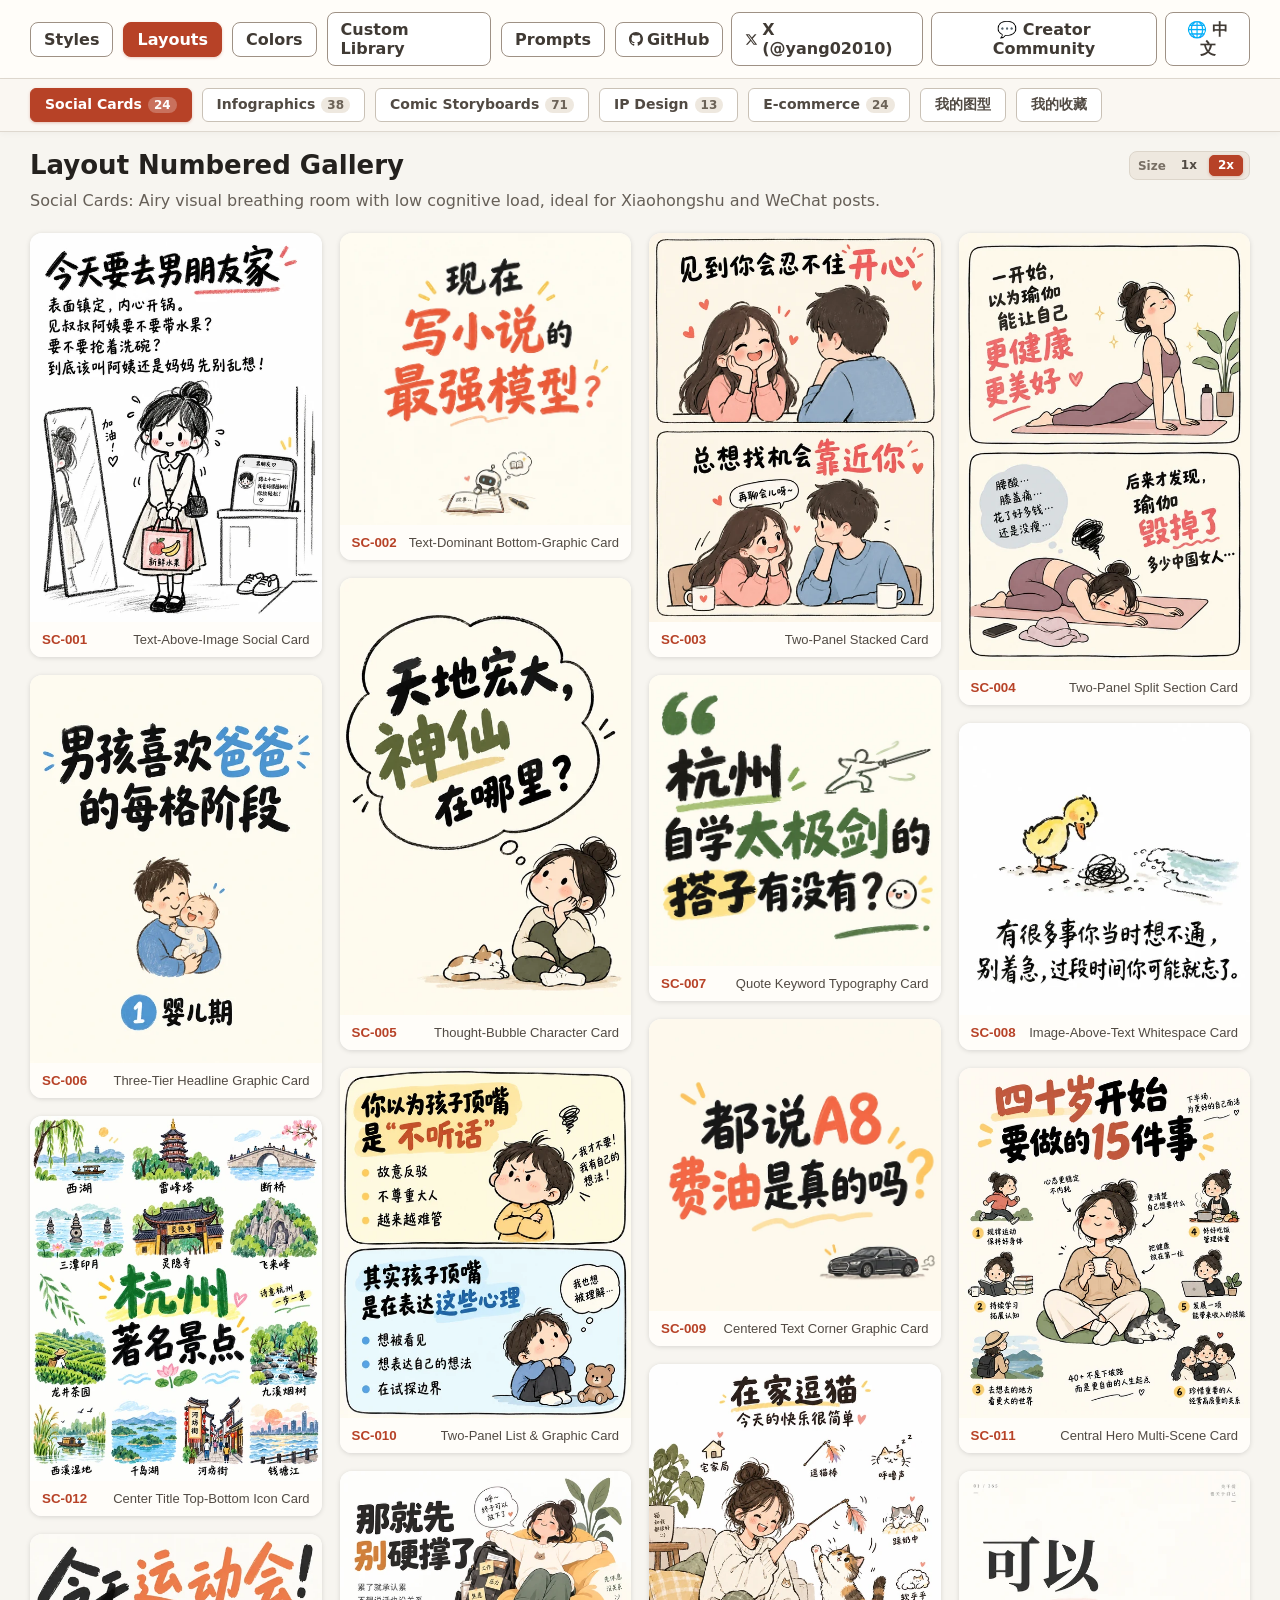
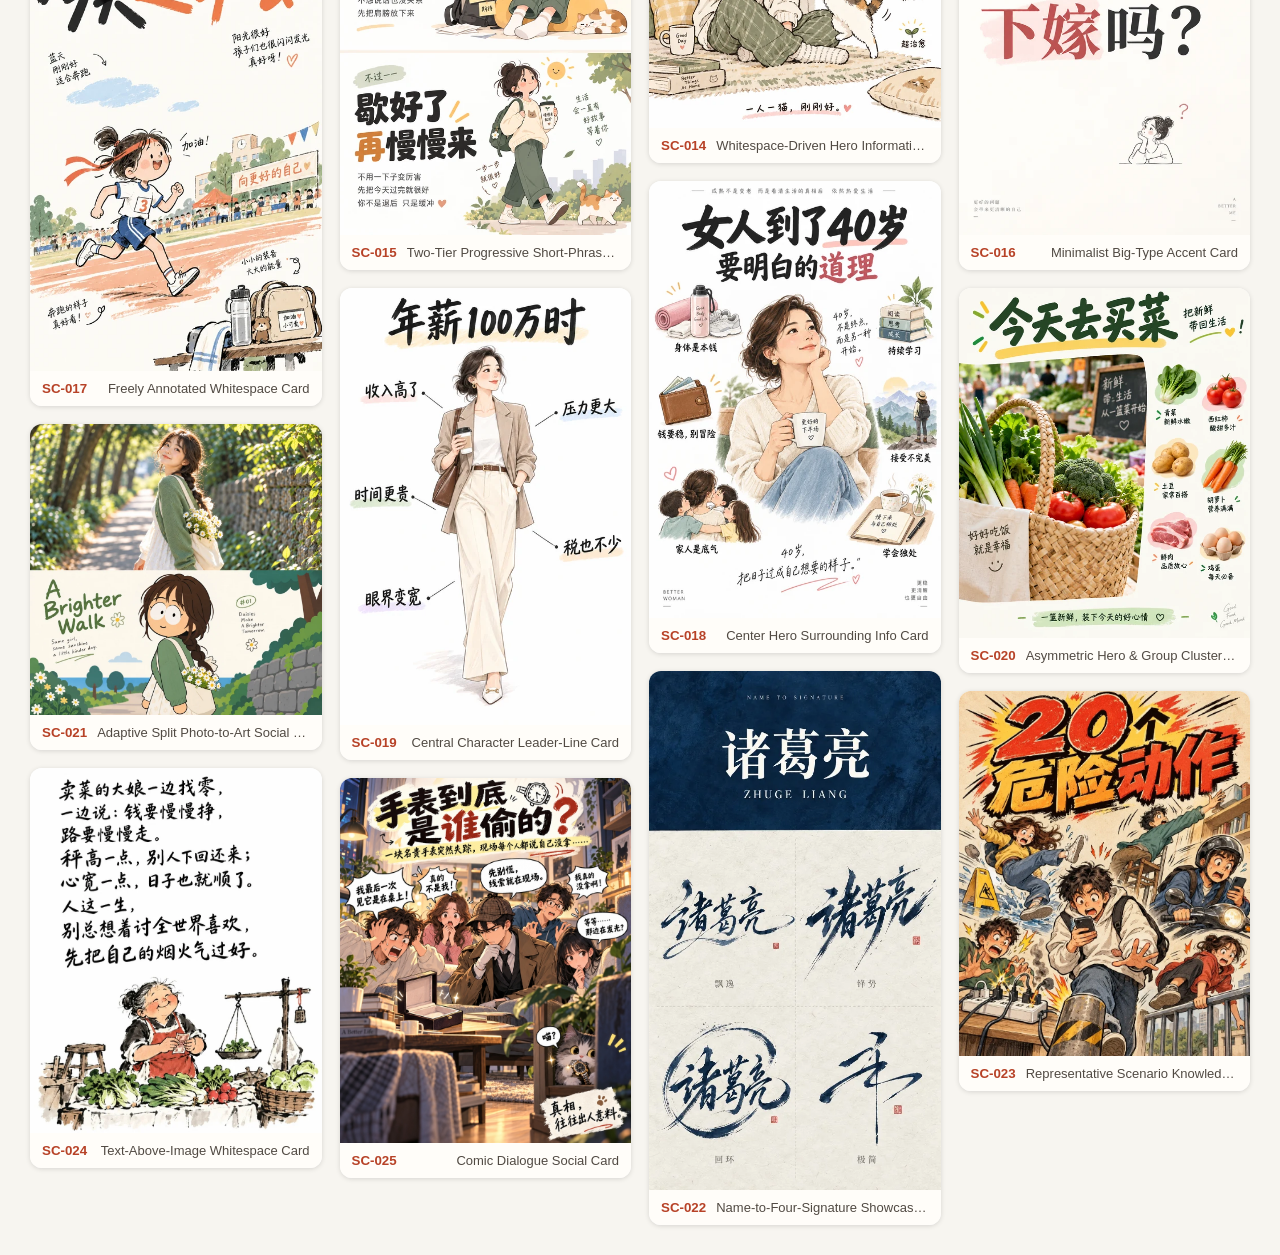
<file: optional/skills/handraw-style/skills/handdraw-style-prompter/gallery/layouts.html>
<!doctype html>
<html lang="zh-CN"><head><meta charset="utf-8"><meta name="viewport" content="width=device-width, initial-scale=1">
<title>图型编号画廊</title>
<script src="layouts-thumbnails.js"></script><script>
(function() {
  function fixImg(img) {
    if (!img || img.__fixed) return;
    var src = img.getAttribute('src') || '';
    var idx = src.indexOf('images/');
    if (idx === -1) return;
    if (location.protocol === 'file:') {
      var key = src.substring(idx + 'images/'.length);
      var thumbnail = window.handrawThumbnails?.[key];
      if (thumbnail) {
        img.src = thumbnail;
        return;
      }
    }
    var sub = src.substring(idx);
    var step = parseInt(img.dataset.retry || '0', 10);
    var candidates = [
      '../../../../' + sub,
      '../../../' + sub,
      '../../' + sub,
      '../' + sub,
      './' + sub,
      '/' + sub,
      'https://img.handraw-style.com/' + sub,
      'https://raw.githubusercontent.com/yang0/handraw-style/master/' + sub
    ];
    while (step < candidates.length) {
      var nextSrc = candidates[step];
      step++;
      if (nextSrc !== src) {
        img.dataset.retry = step.toString();
        img.src = nextSrc;
        return;
      }
    }
    img.__fixed = true;
  }
  window.addEventListener('error', function(e) {
    if (e.target && e.target.tagName === 'IMG') {
      fixImg(e.target);
    }
  }, true);
  window.addEventListener('load', function(e) {
    if (e.target && e.target.tagName === 'IMG') {
      var card = e.target.closest('.style-card, .layout-card, .color-card, .asset-card');
      if (card && e.target.src) {
        card.dataset.image = e.target.src;
      }
    }
  }, true);
})();
</script>
<style>
:root{color:#24211e;background:#f7f5f0;font:16px/1.5 system-ui,"Microsoft YaHei",sans-serif} body{margin:0} main{max-width:1440px;margin:auto;padding:18px 30px 30px} .sticky-header{position:sticky;top:0;z-index:100} .site-nav{display:flex;align-items:center;gap:10px;margin:0;padding:12px 30px;border-bottom:1px solid #ded8cf;background:#fffdf9} .site-nav a{border:1px solid #9e9185;border-radius:8px;background:#fff;color:#403a34;padding:7px 13px;text-decoration:none;font-weight:800;line-height:1.2;transition:background .15s,color .15s,border-color .15s} .site-nav a:hover{border-color:#b74227;background:#fff0eb;color:#9f351f} .site-nav a[aria-current="page"]{border-color:#b74227;background:#b74227;color:#fff;box-shadow:0 1px 3px #b7422744} .nav-right{margin-left:auto;display:flex;align-items:center;gap:8px} .nav-ext{display:inline-flex;align-items:center;font-weight:700} .nav-btn{border:1px solid #9e9185;border-radius:8px;background:#fff;color:#403a34;padding:7px 13px;font:inherit;font-weight:700;line-height:1.2;cursor:pointer;transition:background .15s,color .15s,border-color .15s} .nav-btn:hover{border-color:#b74227;background:#fff0eb;color:#9f351f} .nav-btn:focus-visible,.site-nav a:focus-visible{outline:3px solid #d67d4d;outline-offset:3px} .sub-nav{display:flex;gap:10px;align-items:center;padding:9px 30px;background:#faf7f2;border-bottom:1px solid #ded8cf;box-shadow:0 2px 6px rgba(0,0,0,0.03)} .filter{display:inline-flex;align-items:center;gap:6px;border:1px solid #c9c1b6;border-radius:6px;background:#fff;color:#514a43;padding:6px 14px;font:inherit;font-size:14px;font-weight:600;line-height:1.4;cursor:pointer;transition:background .15s,color .15s,border-color .15s,box-shadow .15s} .filter:hover{border-color:#b74227;color:#b74227;background:#fff8f5} .filter span{display:inline-block;padding:1px 6px;border-radius:999px;background:#eee8df;color:#6b6257;font-size:12px;font-weight:700;font-variant-numeric:tabular-nums;line-height:1.2;transition:all .15s} .filter.is-active{border-color:#b74227;background:#b74227;color:#fff;box-shadow:0 1px 3px rgba(183,66,39,0.3)} .filter.is-active span{background:rgba(255,255,255,0.25);color:#fff} h1{margin:0} .lead{margin:8px 0 20px;color:#665f57}
.gallery-title-bar{display:flex;align-items:center;justify-content:space-between;gap:14px;flex-wrap:wrap;margin:0 0 2px}
.gallery-title-bar h1{margin:0;font-size:26px;font-weight:800;color:#24211e;line-height:1.2}
.size-switcher{display:inline-flex;align-items:center;gap:6px;background:#eee8df;padding:3px 6px;border-radius:8px;border:1px solid #dcd5ca;margin-left:auto}
.size-label{font-size:12px;color:#786f65;font-weight:700;line-height:1;margin-left:2px}
.size-btn-group{display:inline-flex;align-items:center;gap:3px}
.size-btn{border:1px solid transparent;background:transparent;color:#514a43;font:inherit;font-size:12px;font-weight:750;padding:2px 8px;border-radius:5px;cursor:pointer;line-height:1.3;transition:background .15s,color .15s,border-color .15s,box-shadow .15s}
.size-btn:hover{color:#b74227;background:#ffffffa0}
.size-btn.is-active{background:#b74227;color:#fff;border-color:#b74227;box-shadow:0 1px 3px rgba(183,66,39,0.3)}
.size-btn:focus-visible{outline:2px solid #d67d4d;outline-offset:1px}

/* 2x Default: standard size (4 columns on desktop) */
.gallery{--columns:4;--gap:18px;display:grid;grid-template-columns:repeat(var(--columns),minmax(0,1fr));gap:var(--gap);align-items:start}
.masonry-column{display:flex;flex-direction:column;gap:var(--gap);min-width:0}
.layout-card{display:block;box-sizing:border-box;position:relative;width:100%;margin:0;padding:0;border:0;border-radius:12px;background:#fff;box-shadow:0 1px 5px #0002;overflow:hidden;cursor:zoom-in;text-align:left}
.layout-card:focus-visible,.filter:focus-visible,.copy:focus-visible,.close:focus-visible{outline:3px solid #d67d4d;outline-offset:3px}
.layout-card img{display:block;width:100%;height:auto}
.layout-info{display:flex;align-items:baseline;justify-content:space-between;gap:10px;padding:10px 12px;background:#fffdf9}
.layout-id{color:#b74227;font-weight:850;font-variant-numeric:tabular-nums;white-space:nowrap}
.layout-name{overflow:hidden;color:#514a43;font-size:13px;text-overflow:ellipsis;white-space:nowrap}
@media(max-width:1100px){.gallery{--columns:3}}
@media(max-width:720px){main{padding:16px 20px 20px} .site-nav{padding:10px 20px;flex-wrap:wrap;gap:8px} .nav-right{width:100%;justify-content:flex-start;gap:6px;margin-left:0} .site-nav a,.nav-btn{padding:6px 10px;font-size:13px} .sub-nav{padding:8px 20px;gap:8px;overflow-x:auto;-webkit-overflow-scrolling:touch} .filter{padding:5px 10px;font-size:13px;white-space:nowrap} .gallery{--columns:2;--gap:12px} .layout-info{display:block;padding:8px 10px} .layout-name{display:block;margin-top:2px}}
@media(max-width:420px){.gallery{--columns:1}}

/* 1x: compact half size (8 columns on desktop) */
[data-size="1x"] .gallery{--columns:8;--gap:10px}
[data-size="1x"] .layout-card{border-radius:8px;box-shadow:0 1px 4px #0002}
[data-size="1x"] .layout-info{display:flex;align-items:baseline;justify-content:space-between;gap:6px;padding:6px 8px}
[data-size="1x"] .layout-id{font-size:11.5px}
[data-size="1x"] .layout-name{font-size:11.5px}
@media(min-width:1441px){[data-size="1x"] .gallery{--columns:8;--gap:10px}}
@media(max-width:1200px){[data-size="1x"] .gallery{--columns:6;--gap:9px}}
@media(max-width:960px){[data-size="1x"] .gallery{--columns:5;--gap:8px}}
@media(max-width:720px){[data-size="1x"] .gallery{--columns:4;--gap:8px} [data-size="1x"] .layout-info{display:block;padding:5px 6px}}
@media(max-width:480px){[data-size="1x"] .gallery{--columns:2;--gap:6px}}

dialog{width:min(94vw,1100px);padding:14px;border:0;border-radius:14px;background:#171513;color:#fff;box-shadow:0 20px 70px #0008} dialog::backdrop{background:#000b} dialog img{display:block;max-width:100%;max-height:78vh;margin:auto;object-fit:contain} .dialog-actions{display:flex;align-items:center;gap:10px;justify-content:space-between;margin-top:10px} .dialog-label{margin:0;font-weight:700} .copy,.close{border:0;border-radius:7px;padding:7px 10px;background:#fff;color:#24211e;font:inherit;cursor:pointer} .copy{margin-left:auto} .dialog-tip{margin:8px 0 0;font-size:12px;color:#a8a199;text-align:center} [hidden]{display:none!important}
</style></head><body>
<header class="sticky-header">
<nav class="site-nav" aria-label="画廊导航"><a href="index.html" data-i18n="stylesNav">风格画廊</a><a href="layouts.html" aria-current="page" data-i18n="layoutsNav">图型画廊</a><a href="colors.html" data-i18n="colorsNav">色彩画廊</a><a href="assets.html" data-i18n="assetsNav">自建图库</a><a href="tutorials.html" data-i18n="tutorialsNav">提示词</a><div class="nav-right"><a class="nav-ext" href="https://github.com/yang0/handraw-style" target="_blank" rel="noopener noreferrer" title="GitHub 仓库"><svg width="14" height="14" viewBox="0 0 16 16" fill="currentColor" style="vertical-align:-2px;margin-right:4px" aria-hidden="true"><path d="M8 0C3.58 0 0 3.58 0 8c0 3.54 2.29 6.53 5.47 7.59.4.07.55-.17.55-.38 0-.19-.01-.82-.01-1.49-2.01.37-2.53-.49-2.69-.94-.09-.23-.48-.94-.82-1.13-.28-.15-.68-.52-.01-.53.63-.01 1.08.58 1.23.82.72 1.21 1.87.87 2.33.66.07-.52.28-.87.51-1.07-1.78-.2-3.64-.89-3.64-3.95 0-.87.31-1.59.82-2.15-.08-.2-.36-1.02.08-2.12 0 0 .67-.21 2.2.82.64-.18 1.32-.27 2-.27.68 0 1.36.09 2 .27 1.53-1.04 2.2-.82 2.2-.82.44 1.1.16 1.92.08 2.12.51.56.82 1.27.82 2.15 0 3.07-1.87 3.75-3.65 3.95.29.25.54.73.54 1.48 0 1.07-.01 1.93-.01 2.2 0 .21.15.46.55.38A8.013 8.013 0 0016 8c0-4.42-3.58-8-8-8z"/></svg>GitHub</a><a class="nav-ext" href="https://x.com/yang02010" target="_blank" rel="noopener noreferrer" title="X (Twitter) @yang02010"><svg width="13" height="13" viewBox="0 0 24 24" fill="currentColor" style="vertical-align:-2px;margin-right:4px" aria-hidden="true"><path d="M18.244 2.25h3.308l-7.227 8.26 8.502 11.24H16.17l-5.214-6.817L4.99 21.75H1.68l7.73-8.835L1.254 2.25H8.08l4.713 6.231zm-1.161 17.52h1.833L7.084 4.126H5.117z"/></svg>X (@yang02010)</a><button class="nav-btn" id="wechat-btn" type="button" data-i18n="wechatBtn">💬 创作变现交流群</button><button class="nav-btn" id="lang-btn" type="button" aria-label="Switch Language">🌐 EN / 中</button></div></nav>
<nav class="sub-nav filters" aria-label="图型分类"><button class="filter" type="button" data-category="social-card" data-label-zh="社媒卡" data-label-en="Social Cards">社媒卡 <span>24</span></button><button class="filter" type="button" data-category="infographic" data-label-zh="信息图" data-label-en="Infographics">信息图 <span>38</span></button><button class="filter" type="button" data-category="comic-storyboard" data-label-zh="漫画分镜" data-label-en="Comic Storyboards">漫画分镜 <span>71</span></button><button class="filter" type="button" data-category="ip-character" data-label-zh="IP设计" data-label-en="IP Design">IP设计 <span>13</span></button><button class="filter" type="button" data-category="ecommerce" data-label-zh="电商" data-label-en="E-commerce">电商 <span>24</span></button></nav>
</header>
<main>
<div class="gallery-title-bar">
<h1 data-i18n="title">图型编号画廊</h1>
<div class="size-switcher" role="group" aria-label="图片尺寸">
<span class="size-label" data-i18n="sizeLabel">尺寸</span>
<div class="size-btn-group">
<button type="button" class="size-btn" data-size="1x">1x</button>
<button type="button" class="size-btn is-active" data-size="2x">2x</button>
</div>
</div>
</div>
<p class="lead" id="gallery-lead" data-i18n="lead">社媒卡：画面有呼吸感，认知负担低，适合小红书和公众号贴图</p>
<section id="gallery" class="gallery"><button class="layout-card" type="button" data-id="SB-001" data-category="comic-storyboard" data-image="../../../images/layouts/comic-storyboards/SB-001.webp" data-prompt="漫画分镜。排版：规则网格，所有面板大小接近、排列整齐，阅读顺序最稳定，适合日常和对白故事。让该分镜机制决定页面结构、阅读顺序、主次画格和镜头节奏；输出一张完整单页漫画页面，画格共同讲述连续情节，角色外观在各格保持一致。" data-prompt-zh="漫画分镜。排版：规则网格，所有面板大小接近、排列整齐，阅读顺序最稳定，适合日常和对白故事。让该分镜机制决定页面结构、阅读顺序、主次画格和镜头节奏；输出一张完整单页漫画页面，画格共同讲述连续情节，角色外观在各格保持一致。" data-prompt-en="Comic storyboard. Layout: Regular Grid, panels of equal size arranged neatly in a consistent reading order, ideal for slice-of-life and dialogue-driven stories. Let this storyboard mechanism determine the page structure, reading flow, panel hierarchy, and pacing; output a complete single-page comic where panels tell a continuous story with consistent characters." data-name="规则网格" data-name-zh="规则网格" data-name-en="Regular Grid" aria-label="查看 SB-001 规则网格"><img src="../../../images/layouts/comic-storyboards/SB-001.webp" alt="SB-001 规则网格"><span class="layout-info"><span class="layout-id">SB-001</span><span class="layout-name">规则网格</span></span></button>
<button class="layout-card" type="button" data-id="SB-002" data-category="comic-storyboard" data-image="../../../images/layouts/comic-storyboards/SB-002.webp" data-prompt="漫画分镜。排版：四格起承转合，四个等格依次承担铺垫、发展、转折和包袱，适合短笑话。让该分镜机制决定页面结构、阅读顺序、主次画格和镜头节奏；输出一张完整单页漫画页面，画格共同讲述连续情节，角色外观在各格保持一致。" data-prompt-zh="漫画分镜。排版：四格起承转合，四个等格依次承担铺垫、发展、转折和包袱，适合短笑话。让该分镜机制决定页面结构、阅读顺序、主次画格和镜头节奏；输出一张完整单页漫画页面，画格共同讲述连续情节，角色外观在各格保持一致。" data-prompt-en="Comic storyboard. Layout: Four-Panel Kishōtenketsu, four equal panels sequentially presenting introduction, development, twist, and punchline, ideal for short comedic stories. Let this storyboard mechanism determine the page structure, reading flow, panel hierarchy, and pacing; output a complete single-page comic where panels tell a continuous story with consistent characters." data-name="四格起承转合" data-name-zh="四格起承转合" data-name-en="Four-Panel Kishōtenketsu" aria-label="查看 SB-002 四格起承转合"><img src="../../../images/layouts/comic-storyboards/SB-002.webp" alt="SB-002 四格起承转合"><span class="layout-info"><span class="layout-id">SB-002</span><span class="layout-name">四格起承转合</span></span></button>
<button class="layout-card" type="button" data-id="SB-003" data-category="comic-storyboard" data-image="../../../images/layouts/comic-storyboards/SB-003.webp" data-prompt="漫画分镜。排版：大格 + 小格，一个主画面占据大面积，其余小格补充过程、反应或细节。让该分镜机制决定页面结构、阅读顺序、主次画格和镜头节奏；输出一张完整单页漫画页面，画格共同讲述连续情节，角色外观在各格保持一致。" data-prompt-zh="漫画分镜。排版：大格 + 小格，一个主画面占据大面积，其余小格补充过程、反应或细节。让该分镜机制决定页面结构、阅读顺序、主次画格和镜头节奏；输出一张完整单页漫画页面，画格共同讲述连续情节，角色外观在各格保持一致。" data-prompt-en="Comic storyboard. Layout: Hero Panel + Inset Panels, one prominent large panel occupies primary area, supported by smaller secondary panels for reactions or details. Let this storyboard mechanism determine the page structure, reading flow, panel hierarchy, and pacing; output a complete single-page comic where panels tell a continuous story with consistent characters." data-name="大格 + 小格" data-name-zh="大格 + 小格" data-name-en="Hero Panel + Inset Panels" aria-label="查看 SB-003 大格 + 小格"><img src="../../../images/layouts/comic-storyboards/SB-003.webp" alt="SB-003 大格 + 小格"><span class="layout-info"><span class="layout-id">SB-003</span><span class="layout-name">大格 + 小格</span></span></button>
<button class="layout-card" type="button" data-id="SB-004" data-category="comic-storyboard" data-image="../../../images/layouts/comic-storyboards/SB-004.webp" data-prompt="漫画分镜。排版：顶部大格开场，用横跨页面的大面板建立场景和人物关系，下面再进入连续叙事。让该分镜机制决定页面结构、阅读顺序、主次画格和镜头节奏；输出一张完整单页漫画页面，画格共同讲述连续情节，角色外观在各格保持一致。" data-prompt-zh="漫画分镜。排版：顶部大格开场，用横跨页面的大面板建立场景和人物关系，下面再进入连续叙事。让该分镜机制决定页面结构、阅读顺序、主次画格和镜头节奏；输出一张完整单页漫画页面，画格共同讲述连续情节，角色外观在各格保持一致。" data-prompt-en="Comic storyboard. Layout: Top Splash Panel Opening, wide banner panel across top establishing scene and characters before subsequent sequential narrative below. Let this storyboard mechanism determine the page structure, reading flow, panel hierarchy, and pacing; output a complete single-page comic where panels tell a continuous story with consistent characters." data-name="顶部大格开场" data-name-zh="顶部大格开场" data-name-en="Top Splash Panel Opening" aria-label="查看 SB-004 顶部大格开场"><img src="../../../images/layouts/comic-storyboards/SB-004.webp" alt="SB-004 顶部大格开场"><span class="layout-info"><span class="layout-id">SB-004</span><span class="layout-name">顶部大格开场</span></span></button>
<button class="layout-card" type="button" data-id="SB-005" data-category="comic-storyboard" data-image="../../../images/layouts/comic-storyboards/SB-005.webp" data-prompt="漫画分镜。排版：底部大格收尾，前面用小格推进，最后用大面板完成高潮、反转或情绪落点。让该分镜机制决定页面结构、阅读顺序、主次画格和镜头节奏；输出一张完整单页漫画页面，画格共同讲述连续情节，角色外观在各格保持一致。" data-prompt-zh="漫画分镜。排版：底部大格收尾，前面用小格推进，最后用大面板完成高潮、反转或情绪落点。让该分镜机制决定页面结构、阅读顺序、主次画格和镜头节奏；输出一张完整单页漫画页面，画格共同讲述连续情节，角色外观在各格保持一致。" data-prompt-en="Comic storyboard. Layout: Bottom Climax Panel Ending, smaller panels build narrative momentum leading to a large impactful bottom panel for climax or reveal. Let this storyboard mechanism determine the page structure, reading flow, panel hierarchy, and pacing; output a complete single-page comic where panels tell a continuous story with consistent characters." data-name="底部大格收尾" data-name-zh="底部大格收尾" data-name-en="Bottom Climax Panel Ending" aria-label="查看 SB-005 底部大格收尾"><img src="../../../images/layouts/comic-storyboards/SB-005.webp" alt="SB-005 底部大格收尾"><span class="layout-info"><span class="layout-id">SB-005</span><span class="layout-name">底部大格收尾</span></span></button>
<button class="layout-card" type="button" data-id="SB-006" data-category="comic-storyboard" data-image="../../../images/layouts/comic-storyboards/SB-006.webp" data-prompt="漫画分镜。排版：中央大格爆发，页面中心设置最大面板，用于动作高潮或视觉核心。让该分镜机制决定页面结构、阅读顺序、主次画格和镜头节奏；输出一张完整单页漫画页面，画格共同讲述连续情节，角色外观在各格保持一致。" data-prompt-zh="漫画分镜。排版：中央大格爆发，页面中心设置最大面板，用于动作高潮或视觉核心。让该分镜机制决定页面结构、阅读顺序、主次画格和镜头节奏；输出一张完整单页漫画页面，画格共同讲述连续情节，角色外观在各格保持一致。" data-prompt-en="Comic storyboard. Layout: Center Focal Panel, dominant central panel commanding maximum visual attention for action climax or core reveal. Let this storyboard mechanism determine the page structure, reading flow, panel hierarchy, and pacing; output a complete single-page comic where panels tell a continuous story with consistent characters." data-name="中央大格爆发" data-name-zh="中央大格爆发" data-name-en="Center Focal Panel" aria-label="查看 SB-006 中央大格爆发"><img src="../../../images/layouts/comic-storyboards/SB-006.webp" alt="SB-006 中央大格爆发"><span class="layout-info"><span class="layout-id">SB-006</span><span class="layout-name">中央大格爆发</span></span></button>
<button class="layout-card" type="button" data-id="SB-007" data-category="comic-storyboard" data-image="../../../images/layouts/comic-storyboards/SB-007.webp" data-prompt="漫画分镜。排版：对角切割，面板沿斜线分割页面，适合速度、冲突、追逐和对峙。让该分镜机制决定页面结构、阅读顺序、主次画格和镜头节奏；输出一张完整单页漫画页面，画格共同讲述连续情节，角色外观在各格保持一致。" data-prompt-zh="漫画分镜。排版：对角切割，面板沿斜线分割页面，适合速度、冲突、追逐和对峙。让该分镜机制决定页面结构、阅读顺序、主次画格和镜头节奏；输出一张完整单页漫画页面，画格共同讲述连续情节，角色外观在各格保持一致。" data-prompt-en="Comic storyboard. Layout: Diagonal Dynamic Split, panels divided along diagonal angles, intensifying speed, conflict, pursuit, and confrontation. Let this storyboard mechanism determine the page structure, reading flow, panel hierarchy, and pacing; output a complete single-page comic where panels tell a continuous story with consistent characters." data-name="对角切割" data-name-zh="对角切割" data-name-en="Diagonal Dynamic Split" aria-label="查看 SB-007 对角切割"><img src="../../../images/layouts/comic-storyboards/SB-007.webp" alt="SB-007 对角切割"><span class="layout-info"><span class="layout-id">SB-007</span><span class="layout-name">对角切割</span></span></button>
<button class="layout-card" type="button" data-id="SB-008" data-category="comic-storyboard" data-image="../../../images/layouts/comic-storyboards/SB-008.webp" data-prompt="漫画分镜。排版：Z 字阅读，视觉焦点沿左上→右上→左下→右下流动，阅读路径清晰。让该分镜机制决定页面结构、阅读顺序、主次画格和镜头节奏；输出一张完整单页漫画页面，画格共同讲述连续情节，角色外观在各格保持一致。" data-prompt-zh="漫画分镜。排版：Z 字阅读，视觉焦点沿左上→右上→左下→右下流动，阅读路径清晰。让该分镜机制决定页面结构、阅读顺序、主次画格和镜头节奏；输出一张完整单页漫画页面，画格共同讲述连续情节，角色外观在各格保持一致。" data-prompt-en="Comic storyboard. Layout: Z-Pattern Reading Flow, visual focus flows in a classic Z-path (top-left, top-right, bottom-left, bottom-right) for clear storytelling. Let this storyboard mechanism determine the page structure, reading flow, panel hierarchy, and pacing; output a complete single-page comic where panels tell a continuous story with consistent characters." data-name="Z 字阅读" data-name-zh="Z 字阅读" data-name-en="Z-Pattern Reading Flow" aria-label="查看 SB-008 Z 字阅读"><img src="../../../images/layouts/comic-storyboards/SB-008.webp" alt="SB-008 Z 字阅读"><span class="layout-info"><span class="layout-id">SB-008</span><span class="layout-name">Z 字阅读</span></span></button>
<button class="layout-card" type="button" data-id="SB-009" data-category="comic-storyboard" data-image="../../../images/layouts/comic-storyboards/SB-009.webp" data-prompt="漫画分镜。排版：S 型阅读，人物与构图沿柔和曲线移动，适合轻快、浪漫或旅行叙事。让该分镜机制决定页面结构、阅读顺序、主次画格和镜头节奏；输出一张完整单页漫画页面，画格共同讲述连续情节，角色外观在各格保持一致。" data-prompt-zh="漫画分镜。排版：S 型阅读，人物与构图沿柔和曲线移动，适合轻快、浪漫或旅行叙事。让该分镜机制决定页面结构、阅读顺序、主次画格和镜头节奏；输出一张完整单页漫画页面，画格共同讲述连续情节，角色外观在各格保持一致。" data-prompt-en="Comic storyboard. Layout: S-Curve Narrative Flow, characters and compositions follow a soft curving path, suitable for whimsical, romantic, or journey narratives. Let this storyboard mechanism determine the page structure, reading flow, panel hierarchy, and pacing; output a complete single-page comic where panels tell a continuous story with consistent characters." data-name="S 型阅读" data-name-zh="S 型阅读" data-name-en="S-Curve Narrative Flow" aria-label="查看 SB-009 S 型阅读"><img src="../../../images/layouts/comic-storyboards/SB-009.webp" alt="SB-009 S 型阅读"><span class="layout-info"><span class="layout-id">SB-009</span><span class="layout-name">S 型阅读</span></span></button>
<button class="layout-card" type="button" data-id="SB-010" data-category="comic-storyboard" data-image="../../../images/layouts/comic-storyboards/SB-010.webp" data-prompt="漫画分镜。排版：螺旋阅读，面板和视线围绕中心旋转，逐步逼近核心事件。让该分镜机制决定页面结构、阅读顺序、主次画格和镜头节奏；输出一张完整单页漫画页面，画格共同讲述连续情节，角色外观在各格保持一致。" data-prompt-zh="漫画分镜。排版：螺旋阅读，面板和视线围绕中心旋转，逐步逼近核心事件。让该分镜机制决定页面结构、阅读顺序、主次画格和镜头节奏；输出一张完整单页漫画页面，画格共同讲述连续情节，角色外观在各格保持一致。" data-prompt-en="Comic storyboard. Layout: Spiral Inward Flow, panels and gaze spiral inwards around center, gradually closing in on core event. Let this storyboard mechanism determine the page structure, reading flow, panel hierarchy, and pacing; output a complete single-page comic where panels tell a continuous story with consistent characters." data-name="螺旋阅读" data-name-zh="螺旋阅读" data-name-en="Spiral Inward Flow" aria-label="查看 SB-010 螺旋阅读"><img src="../../../images/layouts/comic-storyboards/SB-010.webp" alt="SB-010 螺旋阅读"><span class="layout-info"><span class="layout-id">SB-010</span><span class="layout-name">螺旋阅读</span></span></button>
<button class="layout-card" type="button" data-id="SB-011" data-category="comic-storyboard" data-image="../../../images/layouts/comic-storyboards/SB-011.webp" data-prompt="漫画分镜。排版：放射型分镜，多个面板向中心聚拢，适合爆发、揭示和强焦点事件。让该分镜机制决定页面结构、阅读顺序、主次画格和镜头节奏；输出一张完整单页漫画页面，画格共同讲述连续情节，角色外观在各格保持一致。" data-prompt-zh="漫画分镜。排版：放射型分镜，多个面板向中心聚拢，适合爆发、揭示和强焦点事件。让该分镜机制决定页面结构、阅读顺序、主次画格和镜头节奏；输出一张完整单页漫画页面，画格共同讲述连续情节，角色外观在各格保持一致。" data-prompt-en="Comic storyboard. Layout: Radial Converging Panels, multiple panels radiate toward central focus, perfect for explosions, revelations, and high-impact moments. Let this storyboard mechanism determine the page structure, reading flow, panel hierarchy, and pacing; output a complete single-page comic where panels tell a continuous story with consistent characters." data-name="放射型分镜" data-name-zh="放射型分镜" data-name-en="Radial Converging Panels" aria-label="查看 SB-011 放射型分镜"><img src="../../../images/layouts/comic-storyboards/SB-011.webp" alt="SB-011 放射型分镜"><span class="layout-info"><span class="layout-id">SB-011</span><span class="layout-name">放射型分镜</span></span></button>
<button class="layout-card" type="button" data-id="SB-012" data-category="comic-storyboard" data-image="../../../images/layouts/comic-storyboards/SB-012.webp" data-prompt="漫画分镜。排版：碎片面板，画面像玻璃碎片般分割，适合混乱、战斗、记忆和心理冲击。让该分镜机制决定页面结构、阅读顺序、主次画格和镜头节奏；输出一张完整单页漫画页面，画格共同讲述连续情节，角色外观在各格保持一致。" data-prompt-zh="漫画分镜。排版：碎片面板，画面像玻璃碎片般分割，适合混乱、战斗、记忆和心理冲击。让该分镜机制决定页面结构、阅读顺序、主次画格和镜头节奏；输出一张完整单页漫画页面，画格共同讲述连续情节，角色外观在各格保持一致。" data-prompt-en="Comic storyboard. Layout: Shattered Glass Panels, broken fragmented panels dividing screen like fractured glass, expressing chaos, combat, memories, and psychological shock. Let this storyboard mechanism determine the page structure, reading flow, panel hierarchy, and pacing; output a complete single-page comic where panels tell a continuous story with consistent characters." data-name="碎片面板" data-name-zh="碎片面板" data-name-en="Shattered Glass Panels" aria-label="查看 SB-012 碎片面板"><img src="../../../images/layouts/comic-storyboards/SB-012.webp" alt="SB-012 碎片面板"><span class="layout-info"><span class="layout-id">SB-012</span><span class="layout-name">碎片面板</span></span></button>
<button class="layout-card" type="button" data-id="SB-013" data-category="comic-storyboard" data-image="../../../images/layouts/comic-storyboards/SB-013.webp" data-prompt="漫画分镜。排版：破框构图，人物、动作或特效越过面板边界，增强力量、速度和空间突破感。让该分镜机制决定页面结构、阅读顺序、主次画格和镜头节奏；输出一张完整单页漫画页面，画格共同讲述连续情节，角色外观在各格保持一致。" data-prompt-zh="漫画分镜。排版：破框构图，人物、动作或特效越过面板边界，增强力量、速度和空间突破感。让该分镜机制决定页面结构、阅读顺序、主次画格和镜头节奏；输出一张完整单页漫画页面，画格共同讲述连续情节，角色外观在各格保持一致。" data-prompt-en="Comic storyboard. Layout: Border Break, characters, actions, or visual effects break through panel boundaries, amplifying power, speed, and dimensional presence. Let this storyboard mechanism determine the page structure, reading flow, panel hierarchy, and pacing; output a complete single-page comic where panels tell a continuous story with consistent characters." data-name="破框构图" data-name-zh="破框构图" data-name-en="Border Break" aria-label="查看 SB-013 破框构图"><img src="../../../images/layouts/comic-storyboards/SB-013.webp" alt="SB-013 破框构图"><span class="layout-info"><span class="layout-id">SB-013</span><span class="layout-name">破框构图</span></span></button>
<button class="layout-card" type="button" data-id="SB-014" data-category="comic-storyboard" data-image="../../../images/layouts/comic-storyboards/SB-014.webp" data-prompt="漫画分镜。排版：跨格人物，同一人物身体横跨多个面板，使连续动作更流畅。让该分镜机制决定页面结构、阅读顺序、主次画格和镜头节奏；输出一张完整单页漫画页面，画格共同讲述连续情节，角色外观在各格保持一致。" data-prompt-zh="漫画分镜。排版：跨格人物，同一人物身体横跨多个面板，使连续动作更流畅。让该分镜机制决定页面结构、阅读顺序、主次画格和镜头节奏；输出一张完整单页漫画页面，画格共同讲述连续情节，角色外观在各格保持一致。" data-prompt-en="Comic storyboard. Layout: Multi-Panel Spanning Character, single character figure extends across multiple panels, creating continuous fluid action. Let this storyboard mechanism determine the page structure, reading flow, panel hierarchy, and pacing; output a complete single-page comic where panels tell a continuous story with consistent characters." data-name="跨格人物" data-name-zh="跨格人物" data-name-en="Multi-Panel Spanning Character" aria-label="查看 SB-014 跨格人物"><img src="../../../images/layouts/comic-storyboards/SB-014.webp" alt="SB-014 跨格人物"><span class="layout-info"><span class="layout-id">SB-014</span><span class="layout-name">跨格人物</span></span></button>
<button class="layout-card" type="button" data-id="SB-015" data-category="comic-storyboard" data-image="../../../images/layouts/comic-storyboards/SB-015.webp" data-prompt="漫画分镜。排版：跨格背景，多个面板共享同一背景，人物在不同格中代表不同时间点。让该分镜机制决定页面结构、阅读顺序、主次画格和镜头节奏；输出一张完整单页漫画页面，画格共同讲述连续情节，角色外观在各格保持一致。" data-prompt-zh="漫画分镜。排版：跨格背景，多个面板共享同一背景，人物在不同格中代表不同时间点。让该分镜机制决定页面结构、阅读顺序、主次画格和镜头节奏；输出一张完整单页漫画页面，画格共同讲述连续情节，角色外观在各格保持一致。" data-prompt-en="Comic storyboard. Layout: Continuous Background Across Panels, multiple panels share unified continuous panoramic background, with characters shown at different moments. Let this storyboard mechanism determine the page structure, reading flow, panel hierarchy, and pacing; output a complete single-page comic where panels tell a continuous story with consistent characters." data-name="跨格背景" data-name-zh="跨格背景" data-name-en="Continuous Background Across Panels" aria-label="查看 SB-015 跨格背景"><img src="../../../images/layouts/comic-storyboards/SB-015.webp" alt="SB-015 跨格背景"><span class="layout-info"><span class="layout-id">SB-015</span><span class="layout-name">跨格背景</span></span></button>
<button class="layout-card" type="button" data-id="SB-016" data-category="comic-storyboard" data-image="../../../images/layouts/comic-storyboards/SB-016.webp" data-prompt="漫画分镜。排版：一镜到底，整页实际上是同一完整空间，人物在画面不同位置连续出现。让该分镜机制决定页面结构、阅读顺序、主次画格和镜头节奏；输出一张完整单页漫画页面，画格共同讲述连续情节，角色外观在各格保持一致。" data-prompt-zh="漫画分镜。排版：一镜到底，整页实际上是同一完整空间，人物在画面不同位置连续出现。让该分镜机制决定页面结构、阅读顺序、主次画格和镜头节奏；输出一张完整单页漫画页面，画格共同讲述连续情节，角色外观在各格保持一致。" data-prompt-en="Comic storyboard. Layout: Single Continuous Take, entire page represents single unbroken environment, with characters appearing at multiple positions sequentially. Let this storyboard mechanism determine the page structure, reading flow, panel hierarchy, and pacing; output a complete single-page comic where panels tell a continuous story with consistent characters." data-name="一镜到底" data-name-zh="一镜到底" data-name-en="Single Continuous Take" aria-label="查看 SB-016 一镜到底"><img src="../../../images/layouts/comic-storyboards/SB-016.webp" alt="SB-016 一镜到底"><span class="layout-info"><span class="layout-id">SB-016</span><span class="layout-name">一镜到底</span></span></button>
<button class="layout-card" type="button" data-id="SB-017" data-category="comic-storyboard" data-image="../../../images/layouts/comic-storyboards/SB-017.webp" data-prompt="漫画分镜。排版：电影胶片式，面板像胶片帧连续排列，强调时间推进和电影感。让该分镜机制决定页面结构、阅读顺序、主次画格和镜头节奏；输出一张完整单页漫画页面，画格共同讲述连续情节，角色外观在各格保持一致。" data-prompt-zh="漫画分镜。排版：电影胶片式，面板像胶片帧连续排列，强调时间推进和电影感。让该分镜机制决定页面结构、阅读顺序、主次画格和镜头节奏；输出一张完整单页漫画页面，画格共同讲述连续情节，角色外观在各格保持一致。" data-prompt-en="Comic storyboard. Layout: Cinematic Filmstrip, sequential filmstrip-like horizontal panels, emphasizing linear time progression and cinematic pacing. Let this storyboard mechanism determine the page structure, reading flow, panel hierarchy, and pacing; output a complete single-page comic where panels tell a continuous story with consistent characters." data-name="电影胶片式" data-name-zh="电影胶片式" data-name-en="Cinematic Filmstrip" aria-label="查看 SB-017 电影胶片式"><img src="../../../images/layouts/comic-storyboards/SB-017.webp" alt="SB-017 电影胶片式"><span class="layout-info"><span class="layout-id">SB-017</span><span class="layout-name">电影胶片式</span></span></button>
<button class="layout-card" type="button" data-id="SB-018" data-category="comic-storyboard" data-image="../../../images/layouts/comic-storyboards/SB-018.webp" data-prompt="漫画分镜。排版：宽银幕横格，大量使用横向宽格，适合动作、风景和电影式场面。让该分镜机制决定页面结构、阅读顺序、主次画格和镜头节奏；输出一张完整单页漫画页面，画格共同讲述连续情节，角色外观在各格保持一致。" data-prompt-zh="漫画分镜。排版：宽银幕横格，大量使用横向宽格，适合动作、风景和电影式场面。让该分镜机制决定页面结构、阅读顺序、主次画格和镜头节奏；输出一张完整单页漫画页面，画格共同讲述连续情节，角色外观在各格保持一致。" data-prompt-en="Comic storyboard. Layout: Widescreen Horizontal Panels, wide horizontal panels dominating page, ideal for cinematic landscapes, vehicle chases, and expansive scenes. Let this storyboard mechanism determine the page structure, reading flow, panel hierarchy, and pacing; output a complete single-page comic where panels tell a continuous story with consistent characters." data-name="宽银幕横格" data-name-zh="宽银幕横格" data-name-en="Widescreen Horizontal Panels" aria-label="查看 SB-018 宽银幕横格"><img src="../../../images/layouts/comic-storyboards/SB-018.webp" alt="SB-018 宽银幕横格"><span class="layout-info"><span class="layout-id">SB-018</span><span class="layout-name">宽银幕横格</span></span></button>
<button class="layout-card" type="button" data-id="SB-019" data-category="comic-storyboard" data-image="../../../images/layouts/comic-storyboards/SB-019.webp" data-prompt="漫画分镜。排版：竖向长格，使用细长垂直面板，强调坠落、高楼、人物全身或纵向运动。让该分镜机制决定页面结构、阅读顺序、主次画格和镜头节奏；输出一张完整单页漫画页面，画格共同讲述连续情节，角色外观在各格保持一致。" data-prompt-zh="漫画分镜。排版：竖向长格，使用细长垂直面板，强调坠落、高楼、人物全身或纵向运动。让该分镜机制决定页面结构、阅读顺序、主次画格和镜头节奏；输出一张完整单页漫画页面，画格共同讲述连续情节，角色外观在各格保持一致。" data-prompt-en="Comic storyboard. Layout: Vertical Skyscraper Panels, elongated vertical panels emphasizing falling, high-rise buildings, full-body figures, or upward motion. Let this storyboard mechanism determine the page structure, reading flow, panel hierarchy, and pacing; output a complete single-page comic where panels tell a continuous story with consistent characters." data-name="竖向长格" data-name-zh="竖向长格" data-name-en="Vertical Skyscraper Panels" aria-label="查看 SB-019 竖向长格"><img src="../../../images/layouts/comic-storyboards/SB-019.webp" alt="SB-019 竖向长格"><span class="layout-info"><span class="layout-id">SB-019</span><span class="layout-name">竖向长格</span></span></button>
<button class="layout-card" type="button" data-id="SB-020" data-category="comic-storyboard" data-image="../../../images/layouts/comic-storyboards/SB-020.webp" data-prompt="漫画分镜。排版：超窄反应格，用极窄小格快速插入眼睛、嘴、手或表情反应，提升节奏。让该分镜机制决定页面结构、阅读顺序、主次画格和镜头节奏；输出一张完整单页漫画页面，画格共同讲述连续情节，角色外观在各格保持一致。" data-prompt-zh="漫画分镜。排版：超窄反应格，用极窄小格快速插入眼睛、嘴、手或表情反应，提升节奏。让该分镜机制决定页面结构、阅读顺序、主次画格和镜头节奏；输出一张完整单页漫画页面，画格共同讲述连续情节，角色外观在各格保持一致。" data-prompt-en="Comic storyboard. Layout: Ultra-Slim Reaction Insets, narrow slit-like panels inserted rapidly for eyes, mouth, hands, or micro-reactions, boosting pacing. Let this storyboard mechanism determine the page structure, reading flow, panel hierarchy, and pacing; output a complete single-page comic where panels tell a continuous story with consistent characters." data-name="超窄反应格" data-name-zh="超窄反应格" data-name-en="Ultra-Slim Reaction Insets" aria-label="查看 SB-020 超窄反应格"><img src="../../../images/layouts/comic-storyboards/SB-020.webp" alt="SB-020 超窄反应格"><span class="layout-info"><span class="layout-id">SB-020</span><span class="layout-name">超窄反应格</span></span></button>
<button class="layout-card" type="button" data-id="SB-021" data-category="comic-storyboard" data-image="../../../images/layouts/comic-storyboards/SB-021.webp" data-prompt="漫画分镜。排版：眼睛特写链，连续多个眼神特写形成对峙、犹豫或情绪升级。让该分镜机制决定页面结构、阅读顺序、主次画格和镜头节奏；输出一张完整单页漫画页面，画格共同讲述连续情节，角色外观在各格保持一致。" data-prompt-zh="漫画分镜。排版：眼睛特写链，连续多个眼神特写形成对峙、犹豫或情绪升级。让该分镜机制决定页面结构、阅读顺序、主次画格和镜头节奏；输出一张完整单页漫画页面，画格共同讲述连续情节，角色外观在各格保持一致。" data-prompt-en="Comic storyboard. Layout: Eye Close-Up Sequence, successive eye close-ups building confrontation, suspense, hesitation, or escalating tension. Let this storyboard mechanism determine the page structure, reading flow, panel hierarchy, and pacing; output a complete single-page comic where panels tell a continuous story with consistent characters." data-name="眼睛特写链" data-name-zh="眼睛特写链" data-name-en="Eye Close-Up Sequence" aria-label="查看 SB-021 眼睛特写链"><img src="../../../images/layouts/comic-storyboards/SB-021.webp" alt="SB-021 眼睛特写链"><span class="layout-info"><span class="layout-id">SB-021</span><span class="layout-name">眼睛特写链</span></span></button>
<button class="layout-card" type="button" data-id="SB-022" data-category="comic-storyboard" data-image="../../../images/layouts/comic-storyboards/SB-022.webp" data-prompt="漫画分镜。排版：手部动作链，连续用手、按钮、物品等局部特写推进关键动作。让该分镜机制决定页面结构、阅读顺序、主次画格和镜头节奏；输出一张完整单页漫画页面，画格共同讲述连续情节，角色外观在各格保持一致。" data-prompt-zh="漫画分镜。排版：手部动作链，连续用手、按钮、物品等局部特写推进关键动作。让该分镜机制决定页面结构、阅读顺序、主次画格和镜头节奏；输出一张完整单页漫画页面，画格共同讲述连续情节，角色外观在各格保持一致。" data-prompt-en="Comic storyboard. Layout: Hand Action Sequence, consecutive close-ups of hands, buttons, props, or tools driving key tactical actions forward. Let this storyboard mechanism determine the page structure, reading flow, panel hierarchy, and pacing; output a complete single-page comic where panels tell a continuous story with consistent characters." data-name="手部动作链" data-name-zh="手部动作链" data-name-en="Hand Action Sequence" aria-label="查看 SB-022 手部动作链"><img src="../../../images/layouts/comic-storyboards/SB-022.webp" alt="SB-022 手部动作链"><span class="layout-info"><span class="layout-id">SB-022</span><span class="layout-name">手部动作链</span></span></button>
<button class="layout-card" type="button" data-id="SB-023" data-category="comic-storyboard" data-image="../../../images/layouts/comic-storyboards/SB-023.webp" data-prompt="漫画分镜。排版：由远到近，远景→中景→近景→特写逐步逼近，让情绪和紧张感累积。让该分镜机制决定页面结构、阅读顺序、主次画格和镜头节奏；输出一张完整单页漫画页面，画格共同讲述连续情节，角色外观在各格保持一致。" data-prompt-zh="漫画分镜。排版：由远到近，远景→中景→近景→特写逐步逼近，让情绪和紧张感累积。让该分镜机制决定页面结构、阅读顺序、主次画格和镜头节奏；输出一张完整单页漫画页面，画格共同讲述连续情节，角色外观在各格保持一致。" data-prompt-en="Comic storyboard. Layout: Long Shot to Extreme Close-Up, camera zooms from extreme wide shot to close-up, steadily accumulating emotional tension. Let this storyboard mechanism determine the page structure, reading flow, panel hierarchy, and pacing; output a complete single-page comic where panels tell a continuous story with consistent characters." data-name="由远到近" data-name-zh="由远到近" data-name-en="Long Shot to Extreme Close-Up" aria-label="查看 SB-023 由远到近"><img src="../../../images/layouts/comic-storyboards/SB-023.webp" alt="SB-023 由远到近"><span class="layout-info"><span class="layout-id">SB-023</span><span class="layout-name">由远到近</span></span></button>
<button class="layout-card" type="button" data-id="SB-024" data-category="comic-storyboard" data-image="../../../images/layouts/comic-storyboards/SB-024.webp" data-prompt="漫画分镜。排版：由近到远，从极近特写逐渐拉远，用于揭晓环境真相或制造反差。让该分镜机制决定页面结构、阅读顺序、主次画格和镜头节奏；输出一张完整单页漫画页面，画格共同讲述连续情节，角色外观在各格保持一致。" data-prompt-zh="漫画分镜。排版：由近到远，从极近特写逐渐拉远，用于揭晓环境真相或制造反差。让该分镜机制决定页面结构、阅读顺序、主次画格和镜头节奏；输出一张完整单页漫画页面，画格共同讲述连续情节，角色外观在各格保持一致。" data-prompt-en="Comic storyboard. Layout: Extreme Close-Up to Wide Reveal, camera pulls back from extreme macro detail to wide environmental reveal, creating contrast. Let this storyboard mechanism determine the page structure, reading flow, panel hierarchy, and pacing; output a complete single-page comic where panels tell a continuous story with consistent characters." data-name="由近到远" data-name-zh="由近到远" data-name-en="Extreme Close-Up to Wide Reveal" aria-label="查看 SB-024 由近到远"><img src="../../../images/layouts/comic-storyboards/SB-024.webp" alt="SB-024 由近到远"><span class="layout-info"><span class="layout-id">SB-024</span><span class="layout-name">由近到远</span></span></button>
<button class="layout-card" type="button" data-id="SB-025" data-category="comic-storyboard" data-image="../../../images/layouts/comic-storyboards/SB-025.webp" data-prompt="漫画分镜。排版：正反打，两个角色交替面对镜头出现，适合对话、争执和心理博弈。让该分镜机制决定页面结构、阅读顺序、主次画格和镜头节奏；输出一张完整单页漫画页面，画格共同讲述连续情节，角色外观在各格保持一致。" data-prompt-zh="漫画分镜。排版：正反打，两个角色交替面对镜头出现，适合对话、争执和心理博弈。让该分镜机制决定页面结构、阅读顺序、主次画格和镜头节奏；输出一张完整单页漫画页面，画格共同讲述连续情节，角色外观在各格保持一致。" data-prompt-en="Comic storyboard. Layout: Shot-Reverse-Shot, alternating character close-ups facing camera, perfect for dialogue, verbal sparring, and psychological duel. Let this storyboard mechanism determine the page structure, reading flow, panel hierarchy, and pacing; output a complete single-page comic where panels tell a continuous story with consistent characters." data-name="正反打" data-name-zh="正反打" data-name-en="Shot-Reverse-Shot" aria-label="查看 SB-025 正反打"><img src="../../../images/layouts/comic-storyboards/SB-025.webp" alt="SB-025 正反打"><span class="layout-info"><span class="layout-id">SB-025</span><span class="layout-name">正反打</span></span></button>
<button class="layout-card" type="button" data-id="SB-026" data-category="comic-storyboard" data-image="../../../images/layouts/comic-storyboards/SB-026.webp" data-prompt="漫画分镜。排版：三连特写，连续三个关键细节快速切换，例如眼睛→手指→按钮。让该分镜机制决定页面结构、阅读顺序、主次画格和镜头节奏；输出一张完整单页漫画页面，画格共同讲述连续情节，角色外观在各格保持一致。" data-prompt-zh="漫画分镜。排版：三连特写，连续三个关键细节快速切换，例如眼睛→手指→按钮。让该分镜机制决定页面结构、阅读顺序、主次画格和镜头节奏；输出一张完整单页漫画页面，画格共同讲述连续情节，角色外观在各格保持一致。" data-prompt-en="Comic storyboard. Layout: Triple Rapid Close-Ups, three consecutive rapid detail shots switching dynamically (e.g. eyes, finger, trigger). Let this storyboard mechanism determine the page structure, reading flow, panel hierarchy, and pacing; output a complete single-page comic where panels tell a continuous story with consistent characters." data-name="三连特写" data-name-zh="三连特写" data-name-en="Triple Rapid Close-Ups" aria-label="查看 SB-026 三连特写"><img src="../../../images/layouts/comic-storyboards/SB-026.webp" alt="SB-026 三连特写"><span class="layout-info"><span class="layout-id">SB-026</span><span class="layout-name">三连特写</span></span></button>
<button class="layout-card" type="button" data-id="SB-027" data-category="comic-storyboard" data-image="../../../images/layouts/comic-storyboards/SB-027.webp" data-prompt="漫画分镜。排版：动作分解，把一个动作拆成起势、过程、接触、结果几个面板。让该分镜机制决定页面结构、阅读顺序、主次画格和镜头节奏；输出一张完整单页漫画页面，画格共同讲述连续情节，角色外观在各格保持一致。" data-prompt-zh="漫画分镜。排版：动作分解，把一个动作拆成起势、过程、接触、结果几个面板。让该分镜机制决定页面结构、阅读顺序、主次画格和镜头节奏；输出一张完整单页漫画页面，画格共同讲述连续情节，角色外观在各格保持一致。" data-prompt-en="Comic storyboard. Layout: Action Breakdown, single dynamic action dissected into preparation, motion, contact, and aftermath across sequential panels. Let this storyboard mechanism determine the page structure, reading flow, panel hierarchy, and pacing; output a complete single-page comic where panels tell a continuous story with consistent characters." data-name="动作分解" data-name-zh="动作分解" data-name-en="Action Breakdown" aria-label="查看 SB-027 动作分解"><img src="../../../images/layouts/comic-storyboards/SB-027.webp" alt="SB-027 动作分解"><span class="layout-info"><span class="layout-id">SB-027</span><span class="layout-name">动作分解</span></span></button>
<button class="layout-card" type="button" data-id="SB-028" data-category="comic-storyboard" data-image="../../../images/layouts/comic-storyboards/SB-028.webp" data-prompt="漫画分镜。排版：连续动作残影，同一人物在单个或多个格子中重复出现，表现高速运动轨迹。让该分镜机制决定页面结构、阅读顺序、主次画格和镜头节奏；输出一张完整单页漫画页面，画格共同讲述连续情节，角色外观在各格保持一致。" data-prompt-zh="漫画分镜。排版：连续动作残影，同一人物在单个或多个格子中重复出现，表现高速运动轨迹。让该分镜机制决定页面结构、阅读顺序、主次画格和镜头节奏；输出一张完整单页漫画页面，画格共同讲述连续情节，角色外观在各格保持一致。" data-prompt-en="Comic storyboard. Layout: Motion Trail Strobe Sequence, character repeated multiple times within panels depicting high-speed kinetic motion. Let this storyboard mechanism determine the page structure, reading flow, panel hierarchy, and pacing; output a complete single-page comic where panels tell a continuous story with consistent characters." data-name="连续动作残影" data-name-zh="连续动作残影" data-name-en="Motion Trail Strobe Sequence" aria-label="查看 SB-028 连续动作残影"><img src="../../../images/layouts/comic-storyboards/SB-028.webp" alt="SB-028 连续动作残影"><span class="layout-info"><span class="layout-id">SB-028</span><span class="layout-name">连续动作残影</span></span></button>
<button class="layout-card" type="button" data-id="SB-029" data-category="comic-storyboard" data-image="../../../images/layouts/comic-storyboards/SB-029.webp" data-prompt="漫画分镜。排版：静止重复，连续几格几乎不变，只改变极小细节，适合尴尬、冷笑话和停顿。让该分镜机制决定页面结构、阅读顺序、主次画格和镜头节奏；输出一张完整单页漫画页面，画格共同讲述连续情节，角色外观在各格保持一致。" data-prompt-zh="漫画分镜。排版：静止重复，连续几格几乎不变，只改变极小细节，适合尴尬、冷笑话和停顿。让该分镜机制决定页面结构、阅读顺序、主次画格和镜头节奏；输出一张完整单页漫画页面，画格共同讲述连续情节，角色外观在各格保持一致。" data-prompt-en="Comic storyboard. Layout: Static Panel Repetition, successive panels nearly identical with minimal shift, creating deadpan comedy, awkward pause, and comedic timing. Let this storyboard mechanism determine the page structure, reading flow, panel hierarchy, and pacing; output a complete single-page comic where panels tell a continuous story with consistent characters." data-name="静止重复" data-name-zh="静止重复" data-name-en="Static Panel Repetition" aria-label="查看 SB-029 静止重复"><img src="../../../images/layouts/comic-storyboards/SB-029.webp" alt="SB-029 静止重复"><span class="layout-info"><span class="layout-id">SB-029</span><span class="layout-name">静止重复</span></span></button>
<button class="layout-card" type="button" data-id="SB-030" data-category="comic-storyboard" data-image="../../../images/layouts/comic-storyboards/SB-030.webp" data-prompt="漫画分镜。排版：节奏骤停，前面高速密集，突然切到大片留白或静态大格，制造反高潮。让该分镜机制决定页面结构、阅读顺序、主次画格和镜头节奏；输出一张完整单页漫画页面，画格共同讲述连续情节，角色外观在各格保持一致。" data-prompt-zh="漫画分镜。排版：节奏骤停，前面高速密集，突然切到大片留白或静态大格，制造反高潮。让该分镜机制决定页面结构、阅读顺序、主次画格和镜头节奏；输出一张完整单页漫画页面，画格共同讲述连续情节，角色外观在各格保持一致。" data-prompt-en="Comic storyboard. Layout: Sudden Pacing Halt, rapid dense action suddenly interrupted by large empty negative space or quiet static frame for comedic anti-climax. Let this storyboard mechanism determine the page structure, reading flow, panel hierarchy, and pacing; output a complete single-page comic where panels tell a continuous story with consistent characters." data-name="节奏骤停" data-name-zh="节奏骤停" data-name-en="Sudden Pacing Halt" aria-label="查看 SB-030 节奏骤停"><img src="../../../images/layouts/comic-storyboards/SB-030.webp" alt="SB-030 节奏骤停"><span class="layout-info"><span class="layout-id">SB-030</span><span class="layout-name">节奏骤停</span></span></button>
<button class="layout-card" type="button" data-id="SB-031" data-category="comic-storyboard" data-image="../../../images/layouts/comic-storyboards/SB-031.webp" data-prompt="漫画分镜。排版：爆发后留白，强烈动作之后用空白和小人物收尾，放大荒诞或情绪余韵。让该分镜机制决定页面结构、阅读顺序、主次画格和镜头节奏；输出一张完整单页漫画页面，画格共同讲述连续情节，角色外观在各格保持一致。" data-prompt-zh="漫画分镜。排版：爆发后留白，强烈动作之后用空白和小人物收尾，放大荒诞或情绪余韵。让该分镜机制决定页面结构、阅读顺序、主次画格和镜头节奏；输出一张完整单页漫画页面，画格共同讲述连续情节，角色外观在各格保持一致。" data-prompt-en="Comic storyboard. Layout: Post-Climax Negative Space, intense explosive action followed by generous white space and tiny silhouette, emphasizing absurdity or lingering mood. Let this storyboard mechanism determine the page structure, reading flow, panel hierarchy, and pacing; output a complete single-page comic where panels tell a continuous story with consistent characters." data-name="爆发后留白" data-name-zh="爆发后留白" data-name-en="Post-Climax Negative Space" aria-label="查看 SB-031 爆发后留白"><img src="../../../images/layouts/comic-storyboards/SB-031.webp" alt="SB-031 爆发后留白"><span class="layout-info"><span class="layout-id">SB-031</span><span class="layout-name">爆发后留白</span></span></button>
<button class="layout-card" type="button" data-id="SB-032" data-category="comic-storyboard" data-image="../../../images/layouts/comic-storyboards/SB-032.webp" data-prompt="漫画分镜。排版：上下镜像，上下两部分构图相似但内容反转，用于前后对比。让该分镜机制决定页面结构、阅读顺序、主次画格和镜头节奏；输出一张完整单页漫画页面，画格共同讲述连续情节，角色外观在各格保持一致。" data-prompt-zh="漫画分镜。排版：上下镜像，上下两部分构图相似但内容反转，用于前后对比。让该分镜机制决定页面结构、阅读顺序、主次画格和镜头节奏；输出一张完整单页漫画页面，画格共同讲述连续情节，角色外观在各格保持一致。" data-prompt-en="Comic storyboard. Layout: Vertical Mirroring, top and bottom halves feature symmetrical compositions with contrasted or inverted content for before-after comparison. Let this storyboard mechanism determine the page structure, reading flow, panel hierarchy, and pacing; output a complete single-page comic where panels tell a continuous story with consistent characters." data-name="上下镜像" data-name-zh="上下镜像" data-name-en="Vertical Mirroring" aria-label="查看 SB-032 上下镜像"><img src="../../../images/layouts/comic-storyboards/SB-032.webp" alt="SB-032 上下镜像"><span class="layout-info"><span class="layout-id">SB-032</span><span class="layout-name">上下镜像</span></span></button>
<button class="layout-card" type="button" data-id="SB-033" data-category="comic-storyboard" data-image="../../../images/layouts/comic-storyboards/SB-033.webp" data-prompt="漫画分镜。排版：左右对峙，左右两方人物或势力分别占据页面两侧，中间形成视觉冲突。让该分镜机制决定页面结构、阅读顺序、主次画格和镜头节奏；输出一张完整单页漫画页面，画格共同讲述连续情节，角色外观在各格保持一致。" data-prompt-zh="漫画分镜。排版：左右对峙，左右两方人物或势力分别占据页面两侧，中间形成视觉冲突。让该分镜机制决定页面结构、阅读顺序、主次画格和镜头节奏；输出一张完整单页漫画页面，画格共同讲述连续情节，角色外观在各格保持一致。" data-prompt-en="Comic storyboard. Layout: Split-Side Confrontation, opposing characters or factions occupy left and right sides of page, creating direct visual tension. Let this storyboard mechanism determine the page structure, reading flow, panel hierarchy, and pacing; output a complete single-page comic where panels tell a continuous story with consistent characters." data-name="左右对峙" data-name-zh="左右对峙" data-name-en="Split-Side Confrontation" aria-label="查看 SB-033 左右对峙"><img src="../../../images/layouts/comic-storyboards/SB-033.webp" alt="SB-033 左右对峙"><span class="layout-info"><span class="layout-id">SB-033</span><span class="layout-name">左右对峙</span></span></button>
<button class="layout-card" type="button" data-id="SB-034" data-category="comic-storyboard" data-image="../../../images/layouts/comic-storyboards/SB-034.webp" data-prompt="漫画分镜。排版：双线并行，页面同时推进两组人物或两个地点，最终在同一点汇合。让该分镜机制决定页面结构、阅读顺序、主次画格和镜头节奏；输出一张完整单页漫画页面，画格共同讲述连续情节，角色外观在各格保持一致。" data-prompt-zh="漫画分镜。排版：双线并行，页面同时推进两组人物或两个地点，最终在同一点汇合。让该分镜机制决定页面结构、阅读顺序、主次画格和镜头节奏；输出一张完整单页漫画页面，画格共同讲述连续情节，角色外观在各格保持一致。" data-prompt-en="Comic storyboard. Layout: Dual Parallel Storylines, two simultaneous story tracks or locations progressing down page, converging at single point. Let this storyboard mechanism determine the page structure, reading flow, panel hierarchy, and pacing; output a complete single-page comic where panels tell a continuous story with consistent characters." data-name="双线并行" data-name-zh="双线并行" data-name-en="Dual Parallel Storylines" aria-label="查看 SB-034 双线并行"><img src="../../../images/layouts/comic-storyboards/SB-034.webp" alt="SB-034 双线并行"><span class="layout-info"><span class="layout-id">SB-034</span><span class="layout-name">双线并行</span></span></button>
<button class="layout-card" type="button" data-id="SB-035" data-category="comic-storyboard" data-image="../../../images/layouts/comic-storyboards/SB-035.webp" data-prompt="漫画分镜。排版：交叉剪辑，A事件与B事件交替出现，通过快速切换制造紧张或误会。让该分镜机制决定页面结构、阅读顺序、主次画格和镜头节奏；输出一张完整单页漫画页面，画格共同讲述连续情节，角色外观在各格保持一致。" data-prompt-zh="漫画分镜。排版：交叉剪辑，A事件与B事件交替出现，通过快速切换制造紧张或误会。让该分镜机制决定页面结构、阅读顺序、主次画格和镜头节奏；输出一张完整单页漫画页面，画格共同讲述连续情节，角色外观在各格保持一致。" data-prompt-en="Comic storyboard. Layout: Cross-Cutting Parallel Action, rapid alternating sequence between events A and B, amplifying suspense or misunderstanding. Let this storyboard mechanism determine the page structure, reading flow, panel hierarchy, and pacing; output a complete single-page comic where panels tell a continuous story with consistent characters." data-name="交叉剪辑" data-name-zh="交叉剪辑" data-name-en="Cross-Cutting Parallel Action" aria-label="查看 SB-035 交叉剪辑"><img src="../../../images/layouts/comic-storyboards/SB-035.webp" alt="SB-035 交叉剪辑"><span class="layout-info"><span class="layout-id">SB-035</span><span class="layout-name">交叉剪辑</span></span></button>
<button class="layout-card" type="button" data-id="SB-036" data-category="comic-storyboard" data-image="../../../images/layouts/comic-storyboards/SB-036.webp" data-prompt="漫画分镜。排版：闪回嵌套，主面板内嵌小格表现记忆、回忆或过去片段。让该分镜机制决定页面结构、阅读顺序、主次画格和镜头节奏；输出一张完整单页漫画页面，画格共同讲述连续情节，角色外观在各格保持一致。" data-prompt-zh="漫画分镜。排版：闪回嵌套，主面板内嵌小格表现记忆、回忆或过去片段。让该分镜机制决定页面结构、阅读顺序、主次画格和镜头节奏；输出一张完整单页漫画页面，画格共同讲述连续情节，角色外观在各格保持一致。" data-prompt-en="Comic storyboard. Layout: Inset Memory Flashback, main panels embedded with smaller vintage or bordered insets representing memories or past events. Let this storyboard mechanism determine the page structure, reading flow, panel hierarchy, and pacing; output a complete single-page comic where panels tell a continuous story with consistent characters." data-name="闪回嵌套" data-name-zh="闪回嵌套" data-name-en="Inset Memory Flashback" aria-label="查看 SB-036 闪回嵌套"><img src="../../../images/layouts/comic-storyboards/SB-036.webp" alt="SB-036 闪回嵌套"><span class="layout-info"><span class="layout-id">SB-036</span><span class="layout-name">闪回嵌套</span></span></button>
<button class="layout-card" type="button" data-id="SB-037" data-category="comic-storyboard" data-image="../../../images/layouts/comic-storyboards/SB-037.webp" data-prompt="漫画分镜。排版：想象嵌套，现实画面中插入角色脑内幻想格，适合喜剧和主观叙事。让该分镜机制决定页面结构、阅读顺序、主次画格和镜头节奏；输出一张完整单页漫画页面，画格共同讲述连续情节，角色外观在各格保持一致。" data-prompt-zh="漫画分镜。排版：想象嵌套，现实画面中插入角色脑内幻想格，适合喜剧和主观叙事。让该分镜机制决定页面结构、阅读顺序、主次画格和镜头节奏；输出一张完整单页漫画页面，画格共同讲述连续情节，角色外观在各格保持一致。" data-prompt-en="Comic storyboard. Layout: Inset Fantasy Bubble, reality scenes overlaid with dream-bubble panels depicting character&#x27;s internal imagination or comic thoughts. Let this storyboard mechanism determine the page structure, reading flow, panel hierarchy, and pacing; output a complete single-page comic where panels tell a continuous story with consistent characters." data-name="想象嵌套" data-name-zh="想象嵌套" data-name-en="Inset Fantasy Bubble" aria-label="查看 SB-037 想象嵌套"><img src="../../../images/layouts/comic-storyboards/SB-037.webp" alt="SB-037 想象嵌套"><span class="layout-info"><span class="layout-id">SB-037</span><span class="layout-name">想象嵌套</span></span></button>
<button class="layout-card" type="button" data-id="SB-038" data-category="comic-storyboard" data-image="../../../images/layouts/comic-storyboards/SB-038.webp" data-prompt="漫画分镜。排版：监控屏幕式，页面由多个监控视角组成，适合悬疑、职场和观察型叙事。让该分镜机制决定页面结构、阅读顺序、主次画格和镜头节奏；输出一张完整单页漫画页面，画格共同讲述连续情节，角色外观在各格保持一致。" data-prompt-zh="漫画分镜。排版：监控屏幕式，页面由多个监控视角组成，适合悬疑、职场和观察型叙事。让该分镜机制决定页面结构、阅读顺序、主次画格和镜头节奏；输出一张完整单页漫画页面，画格共同讲述连续情节，角色外观在各格保持一致。" data-prompt-en="Comic storyboard. Layout: Multi-CCTV Security Grid, page structured like multi-channel surveillance monitor feeds, ideal for investigation and thriller narrative. Let this storyboard mechanism determine the page structure, reading flow, panel hierarchy, and pacing; output a complete single-page comic where panels tell a continuous story with consistent characters." data-name="监控屏幕式" data-name-zh="监控屏幕式" data-name-en="Multi-CCTV Security Grid" aria-label="查看 SB-038 监控屏幕式"><img src="../../../images/layouts/comic-storyboards/SB-038.webp" alt="SB-038 监控屏幕式"><span class="layout-info"><span class="layout-id">SB-038</span><span class="layout-name">监控屏幕式</span></span></button>
<button class="layout-card" type="button" data-id="SB-039" data-category="comic-storyboard" data-image="../../../images/layouts/comic-storyboards/SB-039.webp" data-prompt="漫画分镜。排版：手机聊天式，现实场景与手机聊天界面交替或叠加，适合现代社交故事。让该分镜机制决定页面结构、阅读顺序、主次画格和镜头节奏；输出一张完整单页漫画页面，画格共同讲述连续情节，角色外观在各格保持一致。" data-prompt-zh="漫画分镜。排版：手机聊天式，现实场景与手机聊天界面交替或叠加，适合现代社交故事。让该分镜机制决定页面结构、阅读顺序、主次画格和镜头节奏；输出一张完整单页漫画页面，画格共同讲述连续情节，角色外观在各格保持一致。" data-prompt-en="Comic storyboard. Layout: Smartphone Chat Overlay, real-life scene blended with phone messaging screens and speech bubbles for modern social media narrative. Let this storyboard mechanism determine the page structure, reading flow, panel hierarchy, and pacing; output a complete single-page comic where panels tell a continuous story with consistent characters." data-name="手机聊天式" data-name-zh="手机聊天式" data-name-en="Smartphone Chat Overlay" aria-label="查看 SB-039 手机聊天式"><img src="../../../images/layouts/comic-storyboards/SB-039.webp" alt="SB-039 手机聊天式"><span class="layout-info"><span class="layout-id">SB-039</span><span class="layout-name">手机聊天式</span></span></button>
<button class="layout-card" type="button" data-id="SB-040" data-category="comic-storyboard" data-image="../../../images/layouts/comic-storyboards/SB-040.webp" data-prompt="漫画分镜。排版：档案拼贴式，照片、便签、文件、地图、漫画格混排，适合调查和设定展示。让该分镜机制决定页面结构、阅读顺序、主次画格和镜头节奏；输出一张完整单页漫画页面，画格共同讲述连续情节，角色外观在各格保持一致。" data-prompt-zh="漫画分镜。排版：档案拼贴式，照片、便签、文件、地图、漫画格混排，适合调查和设定展示。让该分镜机制决定页面结构、阅读顺序、主次画格和镜头节奏；输出一张完整单页漫画页面，画格共同讲述连续情节，角色外观在各格保持一致。" data-prompt-en="Comic storyboard. Layout: Detective Case File Collage, mix of photos, sticky notes, confidential memos, evidence pins, and comic panels for investigative stories. Let this storyboard mechanism determine the page structure, reading flow, panel hierarchy, and pacing; output a complete single-page comic where panels tell a continuous story with consistent characters." data-name="档案拼贴式" data-name-zh="档案拼贴式" data-name-en="Detective Case File Collage" aria-label="查看 SB-040 档案拼贴式"><img src="../../../images/layouts/comic-storyboards/SB-040.webp" alt="SB-040 档案拼贴式"><span class="layout-info"><span class="layout-id">SB-040</span><span class="layout-name">档案拼贴式</span></span></button>
<button class="layout-card" type="button" data-id="SB-041" data-category="comic-storyboard" data-image="../../../images/layouts/comic-storyboards/SB-041.webp" data-prompt="漫画分镜。排版：杂志编辑式，大标题、人物、说明文字和漫画格共同参与页面构成。让该分镜机制决定页面结构、阅读顺序、主次画格和镜头节奏；输出一张完整单页漫画页面，画格共同讲述连续情节，角色外观在各格保持一致。" data-prompt-zh="漫画分镜。排版：杂志编辑式，大标题、人物、说明文字和漫画格共同参与页面构成。让该分镜机制决定页面结构、阅读顺序、主次画格和镜头节奏；输出一张完整单页漫画页面，画格共同讲述连续情节，角色外观在各格保持一致。" data-prompt-en="Comic storyboard. Layout: Editorial Magazine Layout, bold headlines, character cutouts, captions, and narrative panels composed like high-end editorial spread. Let this storyboard mechanism determine the page structure, reading flow, panel hierarchy, and pacing; output a complete single-page comic where panels tell a continuous story with consistent characters." data-name="杂志编辑式" data-name-zh="杂志编辑式" data-name-en="Editorial Magazine Layout" aria-label="查看 SB-041 杂志编辑式"><img src="../../../images/layouts/comic-storyboards/SB-041.webp" alt="SB-041 杂志编辑式"><span class="layout-info"><span class="layout-id">SB-041</span><span class="layout-name">杂志编辑式</span></span></button>
<button class="layout-card" type="button" data-id="SB-042" data-category="comic-storyboard" data-image="../../../images/layouts/comic-storyboards/SB-042.webp" data-prompt="漫画分镜。排版：信息图漫画，漫画分镜与图表、箭头、数据标签结合，适合知识或说明型故事。让该分镜机制决定页面结构、阅读顺序、主次画格和镜头节奏；输出一张完整单页漫画页面，画格共同讲述连续情节，角色外观在各格保持一致。" data-prompt-zh="漫画分镜。排版：信息图漫画，漫画分镜与图表、箭头、数据标签结合，适合知识或说明型故事。让该分镜机制决定页面结构、阅读顺序、主次画格和镜头节奏；输出一张完整单页漫画页面，画格共同讲述连续情节，角色外观在各格保持一致。" data-prompt-en="Comic storyboard. Layout: Infographic Comic Hybrid, comic storytelling integrated with statistical charts, flow arrows, and data annotations for educational narrative. Let this storyboard mechanism determine the page structure, reading flow, panel hierarchy, and pacing; output a complete single-page comic where panels tell a continuous story with consistent characters." data-name="信息图漫画" data-name-zh="信息图漫画" data-name-en="Infographic Comic Hybrid" aria-label="查看 SB-042 信息图漫画"><img src="../../../images/layouts/comic-storyboards/SB-042.webp" alt="SB-042 信息图漫画"><span class="layout-info"><span class="layout-id">SB-042</span><span class="layout-name">信息图漫画</span></span></button>
<button class="layout-card" type="button" data-id="SB-043" data-category="comic-storyboard" data-image="../../../images/layouts/comic-storyboards/SB-043.webp" data-prompt="漫画分镜。排版：地图路线式，角色沿地图、道路或空间路径移动，读者顺着路线完成阅读。让该分镜机制决定页面结构、阅读顺序、主次画格和镜头节奏；输出一张完整单页漫画页面，画格共同讲述连续情节，角色外观在各格保持一致。" data-prompt-zh="漫画分镜。排版：地图路线式，角色沿地图、道路或空间路径移动，读者顺着路线完成阅读。让该分镜机制决定页面结构、阅读顺序、主次画格和镜头节奏；输出一张完整单页漫画页面，画格共同讲述连续情节，角色外观在各格保持一致。" data-prompt-en="Comic storyboard. Layout: Map &amp; Trail Journey, characters navigate along route map or spatial path, guiding reader&#x27;s eye through the journey. Let this storyboard mechanism determine the page structure, reading flow, panel hierarchy, and pacing; output a complete single-page comic where panels tell a continuous story with consistent characters." data-name="地图路线式" data-name-zh="地图路线式" data-name-en="Map &amp; Trail Journey" aria-label="查看 SB-043 地图路线式"><img src="../../../images/layouts/comic-storyboards/SB-043.webp" alt="SB-043 地图路线式"><span class="layout-info"><span class="layout-id">SB-043</span><span class="layout-name">地图路线式</span></span></button>
<button class="layout-card" type="button" data-id="SB-044" data-category="comic-storyboard" data-image="../../../images/layouts/comic-storyboards/SB-044.webp" data-prompt="漫画分镜。排版：时间轴式，按照早→中→晚或过去→现在→未来沿页面顺序推进。让该分镜机制决定页面结构、阅读顺序、主次画格和镜头节奏；输出一张完整单页漫画页面，画格共同讲述连续情节，角色外观在各格保持一致。" data-prompt-zh="漫画分镜。排版：时间轴式，按照早→中→晚或过去→现在→未来沿页面顺序推进。让该分镜机制决定页面结构、阅读顺序、主次画格和镜头节奏；输出一张完整单页漫画页面，画格共同讲述连续情节，角色外观在各格保持一致。" data-prompt-en="Comic storyboard. Layout: Chronological Timeline Progression, panels sequenced sequentially along time axis (morning to night or past to future). Let this storyboard mechanism determine the page structure, reading flow, panel hierarchy, and pacing; output a complete single-page comic where panels tell a continuous story with consistent characters." data-name="时间轴式" data-name-zh="时间轴式" data-name-en="Chronological Timeline Progression" aria-label="查看 SB-044 时间轴式"><img src="../../../images/layouts/comic-storyboards/SB-044.webp" alt="SB-044 时间轴式"><span class="layout-info"><span class="layout-id">SB-044</span><span class="layout-name">时间轴式</span></span></button>
<button class="layout-card" type="button" data-id="SB-045" data-category="comic-storyboard" data-image="../../../images/layouts/comic-storyboards/SB-045.webp" data-prompt="漫画分镜。排版：时钟式，面板围绕钟表、圆盘或时间刻度组织，适合一天或倒计时主题。让该分镜机制决定页面结构、阅读顺序、主次画格和镜头节奏；输出一张完整单页漫画页面，画格共同讲述连续情节，角色外观在各格保持一致。" data-prompt-zh="漫画分镜。排版：时钟式，面板围绕钟表、圆盘或时间刻度组织，适合一天或倒计时主题。让该分镜机制决定页面结构、阅读顺序、主次画格和镜头节奏；输出一张完整单页漫画页面，画格共同讲述连续情节，角色外观在各格保持一致。" data-prompt-en="Comic storyboard. Layout: Clock Face Radial Layout, panels organized around circular clock face or timeline dial, ideal for 24-hour cycle or countdown motif. Let this storyboard mechanism determine the page structure, reading flow, panel hierarchy, and pacing; output a complete single-page comic where panels tell a continuous story with consistent characters." data-name="时钟式" data-name-zh="时钟式" data-name-en="Clock Face Radial Layout" aria-label="查看 SB-045 时钟式"><img src="../../../images/layouts/comic-storyboards/SB-045.webp" alt="SB-045 时钟式"><span class="layout-info"><span class="layout-id">SB-045</span><span class="layout-name">时钟式</span></span></button>
<button class="layout-card" type="button" data-id="SB-046" data-category="comic-storyboard" data-image="../../../images/layouts/comic-storyboards/SB-046.webp" data-prompt="漫画分镜。排版：中心物件式，咖啡机、手机、门、车辆等核心物件固定在中央，故事围绕它发生。让该分镜机制决定页面结构、阅读顺序、主次画格和镜头节奏；输出一张完整单页漫画页面，画格共同讲述连续情节，角色外观在各格保持一致。" data-prompt-zh="漫画分镜。排版：中心物件式，咖啡机、手机、门、车辆等核心物件固定在中央，故事围绕它发生。让该分镜机制决定页面结构、阅读顺序、主次画格和镜头节奏；输出一张完整单页漫画页面，画格共同讲述连续情节，角色外观在各格保持一致。" data-prompt-en="Comic storyboard. Layout: Central Anchor Prop, core object (coffee cup, phone, doorway, car) anchored in center with story unfolding around it. Let this storyboard mechanism determine the page structure, reading flow, panel hierarchy, and pacing; output a complete single-page comic where panels tell a continuous story with consistent characters." data-name="中心物件式" data-name-zh="中心物件式" data-name-en="Central Anchor Prop" aria-label="查看 SB-046 中心物件式"><img src="../../../images/layouts/comic-storyboards/SB-046.webp" alt="SB-046 中心物件式"><span class="layout-info"><span class="layout-id">SB-046</span><span class="layout-name">中心物件式</span></span></button>
<button class="layout-card" type="button" data-id="SB-047" data-category="comic-storyboard" data-image="../../../images/layouts/comic-storyboards/SB-047.webp" data-prompt="漫画分镜。排版：中心人物式，主角固定在页面视觉中心，其他事件和人物围绕其展开。让该分镜机制决定页面结构、阅读顺序、主次画格和镜头节奏；输出一张完整单页漫画页面，画格共同讲述连续情节，角色外观在各格保持一致。" data-prompt-zh="漫画分镜。排版：中心人物式，主角固定在页面视觉中心，其他事件和人物围绕其展开。让该分镜机制决定页面结构、阅读顺序、主次画格和镜头节奏；输出一张完整单页漫画页面，画格共同讲述连续情节，角色外观在各格保持一致。" data-prompt-en="Comic storyboard. Layout: Central Anchor Protagonist, main protagonist anchored in center of page while surrounding panels rotate around their perspective. Let this storyboard mechanism determine the page structure, reading flow, panel hierarchy, and pacing; output a complete single-page comic where panels tell a continuous story with consistent characters." data-name="中心人物式" data-name-zh="中心人物式" data-name-en="Central Anchor Protagonist" aria-label="查看 SB-047 中心人物式"><img src="../../../images/layouts/comic-storyboards/SB-047.webp" alt="SB-047 中心人物式"><span class="layout-info"><span class="layout-id">SB-047</span><span class="layout-name">中心人物式</span></span></button>
<button class="layout-card" type="button" data-id="SB-048" data-category="comic-storyboard" data-image="../../../images/layouts/comic-storyboards/SB-048.webp" data-prompt="漫画分镜。排版：环形阅读，面板首尾相接形成环形，适合循环故事或宿命结构。让该分镜机制决定页面结构、阅读顺序、主次画格和镜头节奏；输出一张完整单页漫画页面，画格共同讲述连续情节，角色外观在各格保持一致。" data-prompt-zh="漫画分镜。排版：环形阅读，面板首尾相接形成环形，适合循环故事或宿命结构。让该分镜机制决定页面结构、阅读顺序、主次画格和镜头节奏；输出一张完整单页漫画页面，画格共同讲述连续情节，角色外观在各格保持一致。" data-prompt-en="Comic storyboard. Layout: Circular Loop Narrative, panels connect head-to-tail in closed loop, conveying recurring cycle, time loop, or karmic fate. Let this storyboard mechanism determine the page structure, reading flow, panel hierarchy, and pacing; output a complete single-page comic where panels tell a continuous story with consistent characters." data-name="环形阅读" data-name-zh="环形阅读" data-name-en="Circular Loop Narrative" aria-label="查看 SB-048 环形阅读"><img src="../../../images/layouts/comic-storyboards/SB-048.webp" alt="SB-048 环形阅读"><span class="layout-info"><span class="layout-id">SB-048</span><span class="layout-name">环形阅读</span></span></button>
<button class="layout-card" type="button" data-id="SB-049" data-category="comic-storyboard" data-image="../../../images/layouts/comic-storyboards/SB-049.webp" data-prompt="漫画分镜。排版：上下坠落式，阅读路径持续向下，强调坠落、追逐、楼层变化或失控感。让该分镜机制决定页面结构、阅读顺序、主次画格和镜头节奏；输出一张完整单页漫画页面，画格共同讲述连续情节，角色外观在各格保持一致。" data-prompt-zh="漫画分镜。排版：上下坠落式，阅读路径持续向下，强调坠落、追逐、楼层变化或失控感。让该分镜机制决定页面结构、阅读顺序、主次画格和镜头节奏；输出一张完整单页漫画页面，画格共同讲述连续情节，角色外观在各格保持一致。" data-prompt-en="Comic storyboard. Layout: Downward Plunge Flow, composition and reading path plunge downwards continuously, emphasizing falling, vertigo, and freefall chase. Let this storyboard mechanism determine the page structure, reading flow, panel hierarchy, and pacing; output a complete single-page comic where panels tell a continuous story with consistent characters." data-name="上下坠落式" data-name-zh="上下坠落式" data-name-en="Downward Plunge Flow" aria-label="查看 SB-049 上下坠落式"><img src="../../../images/layouts/comic-storyboards/SB-049.webp" alt="SB-049 上下坠落式"><span class="layout-info"><span class="layout-id">SB-049</span><span class="layout-name">上下坠落式</span></span></button>
<button class="layout-card" type="button" data-id="SB-050" data-category="comic-storyboard" data-image="../../../images/layouts/comic-storyboards/SB-050.webp" data-prompt="漫画分镜。排版：阶梯式，面板像楼梯一样逐级排列，视觉上强化推进和升级。让该分镜机制决定页面结构、阅读顺序、主次画格和镜头节奏；输出一张完整单页漫画页面，画格共同讲述连续情节，角色外观在各格保持一致。" data-prompt-zh="漫画分镜。排版：阶梯式，面板像楼梯一样逐级排列，视觉上强化推进和升级。让该分镜机制决定页面结构、阅读顺序、主次画格和镜头节奏；输出一张完整单页漫画页面，画格共同讲述连续情节，角色外观在各格保持一致。" data-prompt-en="Comic storyboard. Layout: Stepped Staircase Progression, panels stepped diagonally like stairs, visually reinforcing uphill struggle, ascending journey, or level progression. Let this storyboard mechanism determine the page structure, reading flow, panel hierarchy, and pacing; output a complete single-page comic where panels tell a continuous story with consistent characters." data-name="阶梯式" data-name-zh="阶梯式" data-name-en="Stepped Staircase Progression" aria-label="查看 SB-050 阶梯式"><img src="../../../images/layouts/comic-storyboards/SB-050.webp" alt="SB-050 阶梯式"><span class="layout-info"><span class="layout-id">SB-050</span><span class="layout-name">阶梯式</span></span></button>
<button class="layout-card" type="button" data-id="SB-051" data-category="comic-storyboard" data-image="../../../images/layouts/comic-storyboards/SB-051.webp" data-prompt="漫画分镜。排版：波浪式，面板边界和阅读路径呈波浪起伏，适合音乐、梦境和轻松故事。让该分镜机制决定页面结构、阅读顺序、主次画格和镜头节奏；输出一张完整单页漫画页面，画格共同讲述连续情节，角色外观在各格保持一致。" data-prompt-zh="漫画分镜。排版：波浪式，面板边界和阅读路径呈波浪起伏，适合音乐、梦境和轻松故事。让该分镜机制决定页面结构、阅读顺序、主次画格和镜头节奏；输出一张完整单页漫画页面，画格共同讲述连续情节，角色外观在各格保持一致。" data-prompt-en="Comic storyboard. Layout: Undulating Wave Flow, wavy panel contours and flowing rhythm, ideal for musical scenes, dreamy states, and lighthearted moods. Let this storyboard mechanism determine the page structure, reading flow, panel hierarchy, and pacing; output a complete single-page comic where panels tell a continuous story with consistent characters." data-name="波浪式" data-name-zh="波浪式" data-name-en="Undulating Wave Flow" aria-label="查看 SB-051 波浪式"><img src="../../../images/layouts/comic-storyboards/SB-051.webp" alt="SB-051 波浪式"><span class="layout-info"><span class="layout-id">SB-051</span><span class="layout-name">波浪式</span></span></button>
<button class="layout-card" type="button" data-id="SB-052" data-category="comic-storyboard" data-image="../../../images/layouts/comic-storyboards/SB-052.webp" data-prompt="漫画分镜。排版：自由漂浮式，面板不规则悬浮在页面上，通过人物视线和文字引导阅读。让该分镜机制决定页面结构、阅读顺序、主次画格和镜头节奏；输出一张完整单页漫画页面，画格共同讲述连续情节，角色外观在各格保持一致。" data-prompt-zh="漫画分镜。排版：自由漂浮式，面板不规则悬浮在页面上，通过人物视线和文字引导阅读。让该分镜机制决定页面结构、阅读顺序、主次画格和镜头节奏；输出一张完整单页漫画页面，画格共同讲述连续情节，角色外观在各格保持一致。" data-prompt-en="Comic storyboard. Layout: Free-Floating Unframed Panels, irregularly positioned panels floating freely across white space, guided by eyelines and speech balloons. Let this storyboard mechanism determine the page structure, reading flow, panel hierarchy, and pacing; output a complete single-page comic where panels tell a continuous story with consistent characters." data-name="自由漂浮式" data-name-zh="自由漂浮式" data-name-en="Free-Floating Unframed Panels" aria-label="查看 SB-052 自由漂浮式"><img src="../../../images/layouts/comic-storyboards/SB-052.webp" alt="SB-052 自由漂浮式"><span class="layout-info"><span class="layout-id">SB-052</span><span class="layout-name">自由漂浮式</span></span></button>
<button class="layout-card" type="button" data-id="SB-053" data-category="comic-storyboard" data-image="../../../images/layouts/comic-storyboards/SB-053.webp" data-prompt="漫画分镜。排版：无边框分镜，取消传统面板边框，让人物、背景和留白直接构成阅读区域。让该分镜机制决定页面结构、阅读顺序、主次画格和镜头节奏；输出一张完整单页漫画页面，画格共同讲述连续情节，角色外观在各格保持一致。" data-prompt-zh="漫画分镜。排版：无边框分镜，取消传统面板边框，让人物、背景和留白直接构成阅读区域。让该分镜机制决定页面结构、阅读顺序、主次画格和镜头节奏；输出一张完整单页漫画页面，画格共同讲述连续情节，角色外观在各格保持一致。" data-prompt-en="Comic storyboard. Layout: Frameless Organic Narrative, conventional panel borders removed entirely; characters, backgrounds, and negative space form organic reading zones. Let this storyboard mechanism determine the page structure, reading flow, panel hierarchy, and pacing; output a complete single-page comic where panels tell a continuous story with consistent characters." data-name="无边框分镜" data-name-zh="无边框分镜" data-name-en="Frameless Organic Narrative" aria-label="查看 SB-053 无边框分镜"><img src="../../../images/layouts/comic-storyboards/SB-053.webp" alt="SB-053 无边框分镜"><span class="layout-info"><span class="layout-id">SB-053</span><span class="layout-name">无边框分镜</span></span></button>
<button class="layout-card" type="button" data-id="SB-054" data-category="comic-storyboard" data-image="../../../images/layouts/comic-storyboards/SB-054.webp" data-prompt="漫画分镜。排版：白场分镜，大量空白分隔人物和对白，强调安静、尴尬、诗意或高级感。让该分镜机制决定页面结构、阅读顺序、主次画格和镜头节奏；输出一张完整单页漫画页面，画格共同讲述连续情节，角色外观在各格保持一致。" data-prompt-zh="漫画分镜。排版：白场分镜，大量空白分隔人物和对白，强调安静、尴尬、诗意或高级感。让该分镜机制决定页面结构、阅读顺序、主次画格和镜头节奏；输出一张完整单页漫画页面，画格共同讲述连续情节，角色外观在各格保持一致。" data-prompt-en="Comic storyboard. Layout: Generous Negative Space, abundant white space isolating minimal characters and sparse dialogue, conveying quiet, poetic, or awkward atmosphere. Let this storyboard mechanism determine the page structure, reading flow, panel hierarchy, and pacing; output a complete single-page comic where panels tell a continuous story with consistent characters." data-name="白场分镜" data-name-zh="白场分镜" data-name-en="Generous Negative Space" aria-label="查看 SB-054 白场分镜"><img src="../../../images/layouts/comic-storyboards/SB-054.webp" alt="SB-054 白场分镜"><span class="layout-info"><span class="layout-id">SB-054</span><span class="layout-name">白场分镜</span></span></button>
<button class="layout-card" type="button" data-id="SB-055" data-category="comic-storyboard" data-image="../../../images/layouts/comic-storyboards/SB-055.webp" data-prompt="漫画分镜。排版：满版冲击格，单个画面直接铺满整页或几乎整页，用于高潮或视觉记忆点。让该分镜机制决定页面结构、阅读顺序、主次画格和镜头节奏；输出一张完整单页漫画页面，画格共同讲述连续情节，角色外观在各格保持一致。" data-prompt-zh="漫画分镜。排版：满版冲击格，单个画面直接铺满整页或几乎整页，用于高潮或视觉记忆点。让该分镜机制决定页面结构、阅读顺序、主次画格和镜头节奏；输出一张完整单页漫画页面，画格共同讲述连续情节，角色外观在各格保持一致。" data-prompt-en="Comic storyboard. Layout: Full-Bleed Splash Page, single monumental scene filling entire page with zero margin, delivering peak climax and iconic visual impact. Let this storyboard mechanism determine the page structure, reading flow, panel hierarchy, and pacing; output a complete single-page comic where panels tell a continuous story with consistent characters." data-name="满版冲击格" data-name-zh="满版冲击格" data-name-en="Full-Bleed Splash Page" aria-label="查看 SB-055 满版冲击格"><img src="../../../images/layouts/comic-storyboards/SB-055.webp" alt="SB-055 满版冲击格"><span class="layout-info"><span class="layout-id">SB-055</span><span class="layout-name">满版冲击格</span></span></button>
<button class="layout-card" type="button" data-id="SB-056" data-category="comic-storyboard" data-image="../../../images/layouts/comic-storyboards/SB-056.webp" data-prompt="漫画分镜。排版：跨页式单页模拟，用中央缝或对称布局模拟双页展开效果，制造大场面感。让该分镜机制决定页面结构、阅读顺序、主次画格和镜头节奏；输出一张完整单页漫画页面，画格共同讲述连续情节，角色外观在各格保持一致。" data-prompt-zh="漫画分镜。排版：跨页式单页模拟，用中央缝或对称布局模拟双页展开效果，制造大场面感。让该分镜机制决定页面结构、阅读顺序、主次画格和镜头节奏；输出一张完整单页漫画页面，画格共同讲述连续情节，角色外观在各格保持一致。" data-prompt-en="Comic storyboard. Layout: Simulated Double-Page Spread, simulated center gutter dividing page symmetrically, creating epic cinematic widescreen feel on single page. Let this storyboard mechanism determine the page structure, reading flow, panel hierarchy, and pacing; output a complete single-page comic where panels tell a continuous story with consistent characters." data-name="跨页式单页模拟" data-name-zh="跨页式单页模拟" data-name-en="Simulated Double-Page Spread" aria-label="查看 SB-056 跨页式单页模拟"><img src="../../../images/layouts/comic-storyboards/SB-056.webp" alt="SB-056 跨页式单页模拟"><span class="layout-info"><span class="layout-id">SB-056</span><span class="layout-name">跨页式单页模拟</span></span></button>
<button class="layout-card" type="button" data-id="SB-057" data-category="comic-storyboard" data-image="../../../images/layouts/comic-storyboards/SB-057.webp" data-prompt="漫画分镜。排版：海报式漫画，以一个强主视觉为核心，周围嵌入若干小格补足故事。让该分镜机制决定页面结构、阅读顺序、主次画格和镜头节奏；输出一张完整单页漫画页面，画格共同讲述连续情节，角色外观在各格保持一致。" data-prompt-zh="漫画分镜。排版：海报式漫画，以一个强主视觉为核心，周围嵌入若干小格补足故事。让该分镜机制决定页面结构、阅读顺序、主次画格和镜头节奏；输出一张完整单页漫画页面，画格共同讲述连续情节，角色外观在各格保持一致。" data-prompt-en="Comic storyboard. Layout: Poster-Style Narrative, strong dominant poster-like hero visual surrounded by small supporting narrative panels. Let this storyboard mechanism determine the page structure, reading flow, panel hierarchy, and pacing; output a complete single-page comic where panels tell a continuous story with consistent characters." data-name="海报式漫画" data-name-zh="海报式漫画" data-name-en="Poster-Style Narrative" aria-label="查看 SB-057 海报式漫画"><img src="../../../images/layouts/comic-storyboards/SB-057.webp" alt="SB-057 海报式漫画"><span class="layout-info"><span class="layout-id">SB-057</span><span class="layout-name">海报式漫画</span></span></button>
<button class="layout-card" type="button" data-id="SB-058" data-category="comic-storyboard" data-image="../../../images/layouts/comic-storyboards/SB-058.webp" data-prompt="漫画分镜。排版：封面式叙事页，像杂志封面一样先建立标题和主角，再用多个小格讲完整情节。让该分镜机制决定页面结构、阅读顺序、主次画格和镜头节奏；输出一张完整单页漫画页面，画格共同讲述连续情节，角色外观在各格保持一致。" data-prompt-zh="漫画分镜。排版：封面式叙事页，像杂志封面一样先建立标题和主角，再用多个小格讲完整情节。让该分镜机制决定页面结构、阅读顺序、主次画格和镜头节奏；输出一张完整单页漫画页面，画格共同讲述连续情节，角色外观在各格保持一致。" data-prompt-en="Comic storyboard. Layout: Magazine Cover Narrative, stylized magazine cover masthead and cover star surrounded by episodic panels telling complete story. Let this storyboard mechanism determine the page structure, reading flow, panel hierarchy, and pacing; output a complete single-page comic where panels tell a continuous story with consistent characters." data-name="封面式叙事页" data-name-zh="封面式叙事页" data-name-en="Magazine Cover Narrative" aria-label="查看 SB-058 封面式叙事页"><img src="../../../images/layouts/comic-storyboards/SB-058.webp" alt="SB-058 封面式叙事页"><span class="layout-info"><span class="layout-id">SB-058</span><span class="layout-name">封面式叙事页</span></span></button>
<button class="layout-card" type="button" data-id="SB-059" data-category="comic-storyboard" data-image="../../../images/layouts/comic-storyboards/SB-059.webp" data-prompt="漫画分镜。排版：舞台式分镜，页面像固定舞台，人物从不同方向进出，空间不变而时间推进。让该分镜机制决定页面结构、阅读顺序、主次画格和镜头节奏；输出一张完整单页漫画页面，画格共同讲述连续情节，角色外观在各格保持一致。" data-prompt-zh="漫画分镜。排版：舞台式分镜，页面像固定舞台，人物从不同方向进出，空间不变而时间推进。让该分镜机制决定页面结构、阅读顺序、主次画格和镜头节奏；输出一张完整单页漫画页面，画格共同讲述连续情节，角色外观在各格保持一致。" data-prompt-en="Comic storyboard. Layout: Fixed Proscenium Stage, single fixed theatrical stage perspective where characters enter and exit while environment remains stationary. Let this storyboard mechanism determine the page structure, reading flow, panel hierarchy, and pacing; output a complete single-page comic where panels tell a continuous story with consistent characters." data-name="舞台式分镜" data-name-zh="舞台式分镜" data-name-en="Fixed Proscenium Stage" aria-label="查看 SB-059 舞台式分镜"><img src="../../../images/layouts/comic-storyboards/SB-059.webp" alt="SB-059 舞台式分镜"><span class="layout-info"><span class="layout-id">SB-059</span><span class="layout-name">舞台式分镜</span></span></button>
<button class="layout-card" type="button" data-id="SB-060" data-category="comic-storyboard" data-image="../../../images/layouts/comic-storyboards/SB-060.webp" data-prompt="漫画分镜。排版：横卷式分镜，仿长卷或横向连续场景，人物在同一环境中多次出现。让该分镜机制决定页面结构、阅读顺序、主次画格和镜头节奏；输出一张完整单页漫画页面，画格共同讲述连续情节，角色外观在各格保持一致。" data-prompt-zh="漫画分镜。排版：横卷式分镜，仿长卷或横向连续场景，人物在同一环境中多次出现。让该分镜机制决定页面结构、阅读顺序、主次画格和镜头节奏；输出一张完整单页漫画页面，画格共同讲述连续情节，角色外观在各格保持一致。" data-prompt-en="Comic storyboard. Layout: Horizontal Continuous Scroll, emulating traditional horizontal scroll where character appears multiple times across continuous landscape. Let this storyboard mechanism determine the page structure, reading flow, panel hierarchy, and pacing; output a complete single-page comic where panels tell a continuous story with consistent characters." data-name="横卷式分镜" data-name-zh="横卷式分镜" data-name-en="Horizontal Continuous Scroll" aria-label="查看 SB-060 横卷式分镜"><img src="../../../images/layouts/comic-storyboards/SB-060.webp" alt="SB-060 横卷式分镜"><span class="layout-info"><span class="layout-id">SB-060</span><span class="layout-name">横卷式分镜</span></span></button>
<button class="layout-card" type="button" data-id="SB-061" data-category="comic-storyboard" data-image="../../../images/layouts/comic-storyboards/SB-061.webp" data-prompt="漫画分镜。排版：竖卷式分镜，仿纵向长卷，人物和事件沿上下空间持续展开。让该分镜机制决定页面结构、阅读顺序、主次画格和镜头节奏；输出一张完整单页漫画页面，画格共同讲述连续情节，角色外观在各格保持一致。" data-prompt-zh="漫画分镜。排版：竖卷式分镜，仿纵向长卷，人物和事件沿上下空间持续展开。让该分镜机制决定页面结构、阅读顺序、主次画格和镜头节奏；输出一张完整单页漫画页面，画格共同讲述连续情节，角色外观在各格保持一致。" data-prompt-en="Comic storyboard. Layout: Vertical Hanging Scroll, emulating vertical scroll where events and characters descend continuously down single tall space. Let this storyboard mechanism determine the page structure, reading flow, panel hierarchy, and pacing; output a complete single-page comic where panels tell a continuous story with consistent characters." data-name="竖卷式分镜" data-name-zh="竖卷式分镜" data-name-en="Vertical Hanging Scroll" aria-label="查看 SB-061 竖卷式分镜"><img src="../../../images/layouts/comic-storyboards/SB-061.webp" alt="SB-061 竖卷式分镜"><span class="layout-info"><span class="layout-id">SB-061</span><span class="layout-name">竖卷式分镜</span></span></button>
<button class="layout-card" type="button" data-id="SB-062" data-category="comic-storyboard" data-image="../../../images/layouts/comic-storyboards/SB-062.webp" data-prompt="漫画分镜。排版：镜面反射式，利用左右、上下或真实镜面形成双重画面和心理对照。让该分镜机制决定页面结构、阅读顺序、主次画格和镜头节奏；输出一张完整单页漫画页面，画格共同讲述连续情节，角色外观在各格保持一致。" data-prompt-zh="漫画分镜。排版：镜面反射式，利用左右、上下或真实镜面形成双重画面和心理对照。让该分镜机制决定页面结构、阅读顺序、主次画格和镜头节奏；输出一张完整单页漫画页面，画格共同讲述连续情节，角色外观在各格保持一致。" data-prompt-en="Comic storyboard. Layout: Mirror Reflection Dualism, mirror surfaces, puddles, or reflections splitting scene into twin perspectives and psychological duality. Let this storyboard mechanism determine the page structure, reading flow, panel hierarchy, and pacing; output a complete single-page comic where panels tell a continuous story with consistent characters." data-name="镜面反射式" data-name-zh="镜面反射式" data-name-en="Mirror Reflection Dualism" aria-label="查看 SB-062 镜面反射式"><img src="../../../images/layouts/comic-storyboards/SB-062.webp" alt="SB-062 镜面反射式"><span class="layout-info"><span class="layout-id">SB-062</span><span class="layout-name">镜面反射式</span></span></button>
<button class="layout-card" type="button" data-id="SB-063" data-category="comic-storyboard" data-image="../../../images/layouts/comic-storyboards/SB-063.webp" data-prompt="漫画分镜。排版：窗口式分镜，以窗户、门框、屏幕等现实结构天然形成画框和面板。让该分镜机制决定页面结构、阅读顺序、主次画格和镜头节奏；输出一张完整单页漫画页面，画格共同讲述连续情节，角色外观在各格保持一致。" data-prompt-zh="漫画分镜。排版：窗口式分镜，以窗户、门框、屏幕等现实结构天然形成画框和面板。让该分镜机制决定页面结构、阅读顺序、主次画格和镜头节奏；输出一张完整单页漫画页面，画格共同讲述连续情节，角色外观在各格保持一致。" data-prompt-en="Comic storyboard. Layout: Architectural Window Framing, windows, door frames, balconies, or screens naturally forming visual panels. Let this storyboard mechanism determine the page structure, reading flow, panel hierarchy, and pacing; output a complete single-page comic where panels tell a continuous story with consistent characters." data-name="窗口式分镜" data-name-zh="窗口式分镜" data-name-en="Architectural Window Framing" aria-label="查看 SB-063 窗口式分镜"><img src="../../../images/layouts/comic-storyboards/SB-063.webp" alt="SB-063 窗口式分镜"><span class="layout-info"><span class="layout-id">SB-063</span><span class="layout-name">窗口式分镜</span></span></button>
<button class="layout-card" type="button" data-id="SB-064" data-category="comic-storyboard" data-image="../../../images/layouts/comic-storyboards/SB-064.webp" data-prompt="漫画分镜。排版：物件遮挡式，前景物件作为天然分隔线，把页面切成多个叙事区域。让该分镜机制决定页面结构、阅读顺序、主次画格和镜头节奏；输出一张完整单页漫画页面，画格共同讲述连续情节，角色外观在各格保持一致。" data-prompt-zh="漫画分镜。排版：物件遮挡式，前景物件作为天然分隔线，把页面切成多个叙事区域。让该分镜机制决定页面结构、阅读顺序、主次画格和镜头节奏；输出一张完整单页漫画页面，画格共同讲述连续情节，角色外观在各格保持一致。" data-prompt-en="Comic storyboard. Layout: Foreground Silhouette Framing, foreground elements (pillars, tree trunks, door jambs) naturally partitioning scene into narrative panels. Let this storyboard mechanism determine the page structure, reading flow, panel hierarchy, and pacing; output a complete single-page comic where panels tell a continuous story with consistent characters." data-name="物件遮挡式" data-name-zh="物件遮挡式" data-name-en="Foreground Silhouette Framing" aria-label="查看 SB-064 物件遮挡式"><img src="../../../images/layouts/comic-storyboards/SB-064.webp" alt="SB-064 物件遮挡式"><span class="layout-info"><span class="layout-id">SB-064</span><span class="layout-name">物件遮挡式</span></span></button>
<button class="layout-card" type="button" data-id="SB-065" data-category="comic-storyboard" data-image="../../../images/layouts/comic-storyboards/SB-065.webp" data-prompt="漫画分镜。排版：文字主导式，巨大标题或音效字本身成为页面骨架，人物与面板围绕文字布局。让该分镜机制决定页面结构、阅读顺序、主次画格和镜头节奏；输出一张完整单页漫画页面，画格共同讲述连续情节，角色外观在各格保持一致。" data-prompt-zh="漫画分镜。排版：文字主导式，巨大标题或音效字本身成为页面骨架，人物与面板围绕文字布局。让该分镜机制决定页面结构、阅读顺序、主次画格和镜头节奏；输出一张完整单页漫画页面，画格共同讲述连续情节，角色外观在各格保持一致。" data-prompt-en="Comic storyboard. Layout: Typographic Scaffold Layout, monumental sound-effect characters or titles act as structural skeleton, with panels built around lettering. Let this storyboard mechanism determine the page structure, reading flow, panel hierarchy, and pacing; output a complete single-page comic where panels tell a continuous story with consistent characters." data-name="文字主导式" data-name-zh="文字主导式" data-name-en="Typographic Scaffold Layout" aria-label="查看 SB-065 文字主导式"><img src="../../../images/layouts/comic-storyboards/SB-065.webp" alt="SB-065 文字主导式"><span class="layout-info"><span class="layout-id">SB-065</span><span class="layout-name">文字主导式</span></span></button>
<button class="layout-card" type="button" data-id="SB-066" data-category="comic-storyboard" data-image="../../../images/layouts/comic-storyboards/SB-066.webp" data-prompt="漫画分镜。排版：音效主导式，巨大拟声词穿过多个面板，统一动作节奏和视觉方向。让该分镜机制决定页面结构、阅读顺序、主次画格和镜头节奏；输出一张完整单页漫画页面，画格共同讲述连续情节，角色外观在各格保持一致。" data-prompt-zh="漫画分镜。排版：音效主导式，巨大拟声词穿过多个面板，统一动作节奏和视觉方向。让该分镜机制决定页面结构、阅读顺序、主次画格和镜头节奏；输出一张完整单页漫画页面，画格共同讲述连续情节，角色外观在各格保持一致。" data-prompt-en="Comic storyboard. Layout: Onomatopoeia Trail, giant sound effect words cutting across panels, uniting kinetic rhythm and visual direction. Let this storyboard mechanism determine the page structure, reading flow, panel hierarchy, and pacing; output a complete single-page comic where panels tell a continuous story with consistent characters." data-name="音效主导式" data-name-zh="音效主导式" data-name-en="Onomatopoeia Trail" aria-label="查看 SB-066 音效主导式"><img src="../../../images/layouts/comic-storyboards/SB-066.webp" alt="SB-066 音效主导式"><span class="layout-info"><span class="layout-id">SB-066</span><span class="layout-name">音效主导式</span></span></button>
<button class="layout-card" type="button" data-id="SB-067" data-category="comic-storyboard" data-image="../../../images/layouts/comic-storyboards/SB-067.webp" data-prompt="漫画分镜。排版：色块主导式，不同色块充当面板边界或情绪区域，比传统黑框更设计化。让该分镜机制决定页面结构、阅读顺序、主次画格和镜头节奏；输出一张完整单页漫画页面，画格共同讲述连续情节，角色外观在各格保持一致。" data-prompt-zh="漫画分镜。排版：色块主导式，不同色块充当面板边界或情绪区域，比传统黑框更设计化。让该分镜机制决定页面结构、阅读顺序、主次画格和镜头节奏；输出一张完整单页漫画页面，画格共同讲述连续情节，角色外观在各格保持一致。" data-prompt-en="Comic storyboard. Layout: Color Block Panel Partitions, distinct solid color blocks serving as panel dividers and emotional mood zones rather than black lines. Let this storyboard mechanism determine the page structure, reading flow, panel hierarchy, and pacing; output a complete single-page comic where panels tell a continuous story with consistent characters." data-name="色块主导式" data-name-zh="色块主导式" data-name-en="Color Block Panel Partitions" aria-label="查看 SB-067 色块主导式"><img src="../../../images/layouts/comic-storyboards/SB-067.webp" alt="SB-067 色块主导式"><span class="layout-info"><span class="layout-id">SB-067</span><span class="layout-name">色块主导式</span></span></button>
<button class="layout-card" type="button" data-id="SB-068" data-category="comic-storyboard" data-image="../../../images/layouts/comic-storyboards/SB-068.webp" data-prompt="漫画分镜。排版：几何分割式，使用圆形、三角形、多边形等非矩形面板构成页面。让该分镜机制决定页面结构、阅读顺序、主次画格和镜头节奏；输出一张完整单页漫画页面，画格共同讲述连续情节，角色外观在各格保持一致。" data-prompt-zh="漫画分镜。排版：几何分割式，使用圆形、三角形、多边形等非矩形面板构成页面。让该分镜机制决定页面结构、阅读顺序、主次画格和镜头节奏；输出一张完整单页漫画页面，画格共同讲述连续情节，角色外观在各格保持一致。" data-prompt-en="Comic storyboard. Layout: Non-Rectangular Geometric Mosaic, circular, triangular, and polygon panels dividing page, creating stylized geometric rhythm. Let this storyboard mechanism determine the page structure, reading flow, panel hierarchy, and pacing; output a complete single-page comic where panels tell a continuous story with consistent characters." data-name="几何分割式" data-name-zh="几何分割式" data-name-en="Non-Rectangular Geometric Mosaic" aria-label="查看 SB-068 几何分割式"><img src="../../../images/layouts/comic-storyboards/SB-068.webp" alt="SB-068 几何分割式"><span class="layout-info"><span class="layout-id">SB-068</span><span class="layout-name">几何分割式</span></span></button>
<button class="layout-card" type="button" data-id="SB-069" data-category="comic-storyboard" data-image="../../../images/layouts/comic-storyboards/SB-069.webp" data-prompt="采用竖版上下两格漫画布局，两格大小一致，纵向排列。整体背景色和文字区背景色一致。
每格都采用上图下文的结构，上方约80%的区域为完整的场景插画，下方约20%的区域为横向文字说明栏。
图片占满上方区域左右无边框，文字栏紧贴图片底部，使用浅色背景。文字左对齐，以阿拉伯数字编号开头。
上下两格之间用细横线分隔，保持统一的图片比例、文字栏高度和左右边距。每格表现一个独立的生活场景，整体布局简洁规整，不添加额外装饰。" data-prompt-zh="采用竖版上下两格漫画布局，两格大小一致，纵向排列。整体背景色和文字区背景色一致。
每格都采用上图下文的结构，上方约80%的区域为完整的场景插画，下方约20%的区域为横向文字说明栏。
图片占满上方区域左右无边框，文字栏紧贴图片底部，使用浅色背景。文字左对齐，以阿拉伯数字编号开头。
上下两格之间用细横线分隔，保持统一的图片比例、文字栏高度和左右边距。每格表现一个独立的生活场景，整体布局简洁规整，不添加额外装饰。" data-prompt-en="Adopt a vertical two-panel comic storyboard layout, with two equally sized panels stacked vertically. The overall canvas background color and the text area background color are identical.
Each panel uses an &quot;image on top, text below&quot; structure: the upper ~80% area is a complete scene illustration, and the lower ~20% area is a horizontal caption bar.
The illustration fills the upper area with no left or right borders, and the caption bar sits directly beneath the illustration against a light background. Text is left-aligned, starting with an Arabic numeral number.
The two panels are separated by a thin horizontal dividing line, maintaining uniform image aspect ratios, caption bar heights, and left/right margins. Each panel depicts an independent everyday life scene, creating a clean, orderly layout without extra decorative clutter." data-name="上下两格生活漫画分镜" data-name-zh="上下两格生活漫画分镜" data-name-en="Two-Panel Vertical Lifestyle Comic Storyboard" aria-label="查看 SB-069 上下两格生活漫画分镜"><img src="../../../images/layouts/comic-storyboards/SB-069.webp" alt="SB-069 上下两格生活漫画分镜"><span class="layout-info"><span class="layout-id">SB-069</span><span class="layout-name">上下两格生活漫画分镜</span></span></button>
<button class="layout-card" type="button" data-id="SB-070" data-category="comic-storyboard" data-image="../../../images/layouts/comic-storyboards/SB-070.webp" data-prompt="采用竖版上下四格漫画布局，四格大小一致，纵向排列。整体背景色和文字区背景色一致。
每格都采用上图下文的结构，上方约80%的区域为完整的场景插画，下方约20%的区域为横向文字说明栏。
图片占满上方区域左右无边框，文字栏紧贴图片底部，使用浅色背景。文字左对齐，以阿拉伯数字编号开头。
上下四格之间用细横线分隔，保持统一的图片比例、文字栏高度和左右边距。每格表现一个独立的生活场景，整体布局简洁规整，不添加额外装饰。" data-prompt-zh="采用竖版上下四格漫画布局，四格大小一致，纵向排列。整体背景色和文字区背景色一致。
每格都采用上图下文的结构，上方约80%的区域为完整的场景插画，下方约20%的区域为横向文字说明栏。
图片占满上方区域左右无边框，文字栏紧贴图片底部，使用浅色背景。文字左对齐，以阿拉伯数字编号开头。
上下四格之间用细横线分隔，保持统一的图片比例、文字栏高度和左右边距。每格表现一个独立的生活场景，整体布局简洁规整，不添加额外装饰。" data-prompt-en="Adopt a vertical four-panel comic storyboard layout, with four equally sized panels stacked vertically. The overall canvas background color and the text area background color are identical.
Each panel uses an &quot;image on top, text below&quot; structure: the upper ~80% area is a complete scene illustration, and the lower ~20% area is a horizontal caption bar.
The illustration fills the upper area with no left or right borders, and the caption bar sits directly beneath the illustration against a light background. Text is left-aligned, starting with an Arabic numeral number.
The four panels are separated by thin horizontal dividing lines, maintaining uniform image aspect ratios, caption bar heights, and left/right margins. Each panel depicts an independent everyday life scene, creating a clean, orderly layout without extra decorative clutter." data-name="上下四格生活漫画分镜" data-name-zh="上下四格生活漫画分镜" data-name-en="Four-Panel Vertical Lifestyle Comic Storyboard" aria-label="查看 SB-070 上下四格生活漫画分镜"><img src="../../../images/layouts/comic-storyboards/SB-070.webp" alt="SB-070 上下四格生活漫画分镜"><span class="layout-info"><span class="layout-id">SB-070</span><span class="layout-name">上下四格生活漫画分镜</span></span></button>
<button class="layout-card" type="button" data-id="SB-071" data-category="comic-storyboard" data-image="../../../images/layouts/comic-storyboards/SB-071.webp" data-prompt="采用竖版上下三格漫画布局，三格大小一致，纵向排列。整体背景色和文字区背景色一致。
每格都采用上图下文的结构，上方约80%的区域为完整的场景插画，下方约20%的区域为横向文字说明栏。
图片占满上方区域左右无边框，文字栏紧贴图片底部，使用浅色背景。文字左对齐，以阿拉伯数字编号开头。
上下三格之间用细横线分隔，保持统一的图片比例、文字栏高度和左右边距。每格表现一个独立的生活场景，整体布局简洁规整，不添加额外装饰。" data-prompt-zh="采用竖版上下三格漫画布局，三格大小一致，纵向排列。整体背景色和文字区背景色一致。
每格都采用上图下文的结构，上方约80%的区域为完整的场景插画，下方约20%的区域为横向文字说明栏。
图片占满上方区域左右无边框，文字栏紧贴图片底部，使用浅色背景。文字左对齐，以阿拉伯数字编号开头。
上下三格之间用细横线分隔，保持统一的图片比例、文字栏高度和左右边距。每格表现一个独立的生活场景，整体布局简洁规整，不添加额外装饰。" data-prompt-en="Adopt a vertical three-panel comic storyboard layout, with three equally sized panels stacked vertically. The overall canvas background color and the text area background color are identical.
Each panel uses an &quot;image on top, text below&quot; structure: the upper ~80% area is a complete scene illustration, and the lower ~20% area is a horizontal caption bar.
The illustration fills the upper area with no left or right borders, and the caption bar sits directly beneath the illustration against a light background. Text is left-aligned, starting with an Arabic numeral number.
The three panels are separated by thin horizontal dividing lines, maintaining uniform image aspect ratios, caption bar heights, and left/right margins. Each panel depicts an independent everyday life scene, creating a clean, orderly layout without extra decorative clutter." data-name="上下三格生活漫画分镜" data-name-zh="上下三格生活漫画分镜" data-name-en="Three-Panel Vertical Lifestyle Comic Storyboard" aria-label="查看 SB-071 上下三格生活漫画分镜"><img src="../../../images/layouts/comic-storyboards/SB-071.webp" alt="SB-071 上下三格生活漫画分镜"><span class="layout-info"><span class="layout-id">SB-071</span><span class="layout-name">上下三格生活漫画分镜</span></span></button>
<button class="layout-card" type="button" data-id="EC-001" data-category="ecommerce" data-image="../../../images/layouts/ecommerce/EC-001.webp" data-prompt="电商单品主图。核心任务：第一眼看清商品。受众：{由用户输入，或根据商品与用户资料总结图片受众}。主题：{由用户输入，或根据商品资料总结}。文案：{由用户提供资料或者根据商品自行推断设计}。商品主体：{由用户指定、参考图识别或商品资料提取}。必须保留的商品识别信息：{由根据参考图或资料总结；如无特殊要求则留空}。其余画面表现请围绕“主体清晰、商品突出、第一眼看懂商品”完成。场景和周边元素可以采用指定画风，但是必须保持商品的写实风格。" data-prompt-zh="电商单品主图。核心任务：第一眼看清商品。受众：{由用户输入，或根据商品与用户资料总结图片受众}。主题：{由用户输入，或根据商品资料总结}。文案：{由用户提供资料或者根据商品自行推断设计}。商品主体：{由用户指定、参考图识别或商品资料提取}。必须保留的商品识别信息：{由根据参考图或资料总结；如无特殊要求则留空}。其余画面表现请围绕“主体清晰、商品突出、第一眼看懂商品”完成。场景和周边元素可以采用指定画风，但是必须保持商品的写实风格。" data-prompt-en="E-commerce single product hero image. Core task: Clearly present the product at first glance. Audience: {Input by user, or summarized based on product and user data}. Theme: {Input by user, or summarized based on product data}. Copy: {Provided by user materials or inferred and designed based on the product}. Product subject: {Specified by user, recognized from reference image, or extracted from product data}. Mandatory product identification features: {Summarized based on reference image or data; leave blank if no special requirements}. Render the rest of the visual presentation around &quot;clear subject, prominent product, immediately understandable at first glance&quot;. Background scenes and surrounding elements may adopt the specified artistic style, but the product itself must strictly maintain a realistic photographic style." data-name="单品主图" data-name-zh="单品主图" data-name-en="Single Product Hero Image" aria-label="查看 EC-001 单品主图"><img src="../../../images/layouts/ecommerce/EC-001.webp" alt="EC-001 单品主图"><span class="layout-info"><span class="layout-id">EC-001</span><span class="layout-name">单品主图</span></span></button>
<button class="layout-card" type="button" data-id="EC-002" data-category="ecommerce" data-image="../../../images/layouts/ecommerce/EC-002.webp" data-prompt="电商多角度展示图。核心任务：让用户快速看清商品整体结构与不同视角。受众：{由用户输入，或根据商品与用户资料总结}。主题：{由用户输入，或根据商品资料总结}。文案：{由用户提供资料或者根据商品自行推断设计}。商品主体：{由用户指定、参考图识别或商品资料提取}。需要重点展示的角度或结构：{由用户指定；若未指定，由根据商品形态判断最有信息价值的视角}。其余多视角组织方式与画面表现请自主完成。场景和周边元素可以采用指定画风，但是必须保持商品的写实风格。" data-prompt-zh="电商多角度展示图。核心任务：让用户快速看清商品整体结构与不同视角。受众：{由用户输入，或根据商品与用户资料总结}。主题：{由用户输入，或根据商品资料总结}。文案：{由用户提供资料或者根据商品自行推断设计}。商品主体：{由用户指定、参考图识别或商品资料提取}。需要重点展示的角度或结构：{由用户指定；若未指定，由根据商品形态判断最有信息价值的视角}。其余多视角组织方式与画面表现请自主完成。场景和周边元素可以采用指定画风，但是必须保持商品的写实风格。" data-prompt-en="E-commerce multi-angle display image. Core task: Allow users to quickly see the overall product structure and different perspectives. Audience: {Input by user, or summarized based on product and user data}. Theme: {Input by user, or summarized based on product data}. Copy: {Provided by user materials or inferred and designed based on the product}. Product subject: {Specified by user, recognized from reference image, or extracted from product data}. Angles or structures to emphasize: {Specified by user; if unspecified, determine the most informative angles based on product morphology}. Autonomously arrange the multi-angle composition and visual presentation. Background scenes and surrounding elements may adopt the specified artistic style, but the product itself must strictly maintain a realistic photographic style." data-name="多角度展示图" data-name-zh="多角度展示图" data-name-en="Multi-Angle Display Image" aria-label="查看 EC-002 多角度展示图"><img src="../../../images/layouts/ecommerce/EC-002.webp" alt="EC-002 多角度展示图"><span class="layout-info"><span class="layout-id">EC-002</span><span class="layout-name">多角度展示图</span></span></button>
<button class="layout-card" type="button" data-id="EC-003" data-category="ecommerce" data-image="../../../images/layouts/ecommerce/EC-003.webp" data-prompt="电商细节特写图。核心任务：突出商品最值得关注的局部细节、做工或质感。受众：{由用户输入，或根据商品与用户资料总结}。主题：{由用户输入，或根据商品资料总结}。文案：{由用户提供资料或者根据商品自行推断设计}。商品主体：{由用户指定、参考图识别或商品资料提取}。重点细节：{由用户指定；若未指定，由根据商品资料提炼最值得展示的真实细节}。其余特写视角、取景、光线与质感表现请自主完成。场景和周边元素可以采用指定画风，但是必须保持商品的写实风格。" data-prompt-zh="电商细节特写图。核心任务：突出商品最值得关注的局部细节、做工或质感。受众：{由用户输入，或根据商品与用户资料总结}。主题：{由用户输入，或根据商品资料总结}。文案：{由用户提供资料或者根据商品自行推断设计}。商品主体：{由用户指定、参考图识别或商品资料提取}。重点细节：{由用户指定；若未指定，由根据商品资料提炼最值得展示的真实细节}。其余特写视角、取景、光线与质感表现请自主完成。场景和周边元素可以采用指定画风，但是必须保持商品的写实风格。" data-prompt-en="E-commerce detail closeup image. Core task: Highlight the product&#x27;s most notable local details, craftsmanship, or material texture. Audience: {Input by user, or summarized based on product and user data}. Theme: {Input by user, or summarized based on product data}. Copy: {Provided by user materials or inferred and designed based on the product}. Product subject: {Specified by user, recognized from reference image, or extracted from product data}. Key details: {Specified by user; if unspecified, extract the most valuable authentic details based on product data}. Autonomously determine the closeup angles, framing, lighting, and texture rendering. Background scenes and surrounding elements may adopt the specified artistic style, but the product itself must strictly maintain a realistic photographic style." data-name="细节特写图" data-name-zh="细节特写图" data-name-en="Detail Closeup Image" aria-label="查看 EC-003 细节特写图"><img src="../../../images/layouts/ecommerce/EC-003.webp" alt="EC-003 细节特写图"><span class="layout-info"><span class="layout-id">EC-003</span><span class="layout-name">细节特写图</span></span></button>
<button class="layout-card" type="button" data-id="EC-004" data-category="ecommerce" data-image="../../../images/layouts/ecommerce/EC-004.webp" data-prompt="电商包装、套装与内容物展示图。核心任务：让用户快速看清购买后实际获得的商品、包装、配件或组合内容。受众：{由用户输入，或根据商品与用户资料总结}。主题：{由用户输入，或根据商品资料总结}。文案：{由用户提供资料或者根据商品自行推断设计}。商品与内容物：{从用户输入、商品清单或参考资料中提取，不得补造不存在的配件或赠品}。其余陈列方式、层级关系与视觉组织请自主完成。场景和周边元素可以采用指定画风，但是必须保持商品的写实风格。" data-prompt-zh="电商包装、套装与内容物展示图。核心任务：让用户快速看清购买后实际获得的商品、包装、配件或组合内容。受众：{由用户输入，或根据商品与用户资料总结}。主题：{由用户输入，或根据商品资料总结}。文案：{由用户提供资料或者根据商品自行推断设计}。商品与内容物：{从用户输入、商品清单或参考资料中提取，不得补造不存在的配件或赠品}。其余陈列方式、层级关系与视觉组织请自主完成。场景和周边元素可以采用指定画风，但是必须保持商品的写实风格。" data-prompt-en="E-commerce packaging, set, and contents display image. Core task: Let users quickly see what is actually included upon purchase—products, packaging, accessories, or bundled items. Audience: {Input by user, or summarized based on product and user data}. Theme: {Input by user, or summarized based on product data}. Copy: {Provided by user materials or inferred and designed based on the product}. Product and contents: {Extracted from user input, product list, or reference data; do not invent non-existent accessories or gifts}. Autonomously arrange display composition, hierarchical relations, and visual layout. Background scenes and surrounding elements may adopt the specified artistic style, but the product itself must strictly maintain a realistic photographic style." data-name="包装 / 套装 / 内容物展示图" data-name-zh="包装 / 套装 / 内容物展示图" data-name-en="Packaging / Set / Contents Display Image" aria-label="查看 EC-004 包装 / 套装 / 内容物展示图"><img src="../../../images/layouts/ecommerce/EC-004.webp" alt="EC-004 包装 / 套装 / 内容物展示图"><span class="layout-info"><span class="layout-id">EC-004</span><span class="layout-name">包装 / 套装 / 内容物展示图</span></span></button>
<button class="layout-card" type="button" data-id="EC-005" data-category="ecommerce" data-image="../../../images/layouts/ecommerce/EC-005.webp" data-prompt="电商卖点标注图。核心任务：快速传达商品最重要的购买理由。受众：{由用户输入，或根据商品与用户资料总结}。主题：{由用户输入，或根据商品资料总结}。文案：{由用户提供资料或者根据商品自行推断设计}。商品主体：{由用户指定、参考图识别或商品资料提取}。核心卖点：{优先使用用户提供内容；若未明确，从商品资料中提炼 3～5 个真实卖点}。卖点优先级：{由根据目标受众与购买决策价值排序}。其余标注方式、视觉层级与画面表现请自主完成。场景和周边元素可以采用指定画风，但是必须保持商品的写实风格。" data-prompt-zh="电商卖点标注图。核心任务：快速传达商品最重要的购买理由。受众：{由用户输入，或根据商品与用户资料总结}。主题：{由用户输入，或根据商品资料总结}。文案：{由用户提供资料或者根据商品自行推断设计}。商品主体：{由用户指定、参考图识别或商品资料提取}。核心卖点：{优先使用用户提供内容；若未明确，从商品资料中提炼 3～5 个真实卖点}。卖点优先级：{由根据目标受众与购买决策价值排序}。其余标注方式、视觉层级与画面表现请自主完成。场景和周边元素可以采用指定画风，但是必须保持商品的写实风格。" data-prompt-en="E-commerce feature callout image. Core task: Quickly communicate the most compelling reasons to buy. Audience: {Input by user, or summarized based on product and user data}. Theme: {Input by user, or summarized based on product data}. Copy: {Provided by user materials or inferred and designed based on the product}. Product subject: {Specified by user, recognized from reference image, or extracted from product data}. Core selling points: {Prioritize user-provided content; if not specified, extract 3-5 authentic selling points from product data}. Priority of selling points: {Rank based on target audience and purchase decision value}. Autonomously determine annotation methods, visual hierarchy, and overall presentation. Background scenes and surrounding elements may adopt the specified artistic style, but the product itself must strictly maintain a realistic photographic style." data-name="卖点标注图" data-name-zh="卖点标注图" data-name-en="Feature Callout Image" aria-label="查看 EC-005 卖点标注图"><img src="../../../images/layouts/ecommerce/EC-005.webp" alt="EC-005 卖点标注图"><span class="layout-info"><span class="layout-id">EC-005</span><span class="layout-name">卖点标注图</span></span></button>
<button class="layout-card" type="button" data-id="EC-006" data-category="ecommerce" data-image="../../../images/layouts/ecommerce/EC-006.webp" data-prompt="电商功能演示图。核心任务：直观表现商品能做什么，以及核心功能如何作用。受众：{由用户输入，或根据商品与用户资料总结}。主题：{由用户输入，或根据商品资料总结}。文案：{由用户提供资料或者根据商品自行推断设计}。商品主体：{由用户指定、参考图识别或商品资料提取}。核心功能：{从用户输入或商品资料提取}。功能作用对象与结果：{仅根据可确认资料总结，不得虚构效果}。其余动作设计、状态表现、功能可视化方式与画面表现请自主完成。场景和周边元素可以采用指定画风，但是必须保持商品的写实风格。" data-prompt-zh="电商功能演示图。核心任务：直观表现商品能做什么，以及核心功能如何作用。受众：{由用户输入，或根据商品与用户资料总结}。主题：{由用户输入，或根据商品资料总结}。文案：{由用户提供资料或者根据商品自行推断设计}。商品主体：{由用户指定、参考图识别或商品资料提取}。核心功能：{从用户输入或商品资料提取}。功能作用对象与结果：{仅根据可确认资料总结，不得虚构效果}。其余动作设计、状态表现、功能可视化方式与画面表现请自主完成。场景和周边元素可以采用指定画风，但是必须保持商品的写实风格。" data-prompt-en="E-commerce function demonstration image. Core task: Intuitively demonstrate what the product does and how its core functions operate. Audience: {Input by user, or summarized based on product and user data}. Theme: {Input by user, or summarized based on product data}. Copy: {Provided by user materials or inferred and designed based on the product}. Product subject: {Specified by user, recognized from reference image, or extracted from product data}. Core function: {Extracted from user input or product data}. Function target and result: {Summarized strictly from verifiable data, do not fabricate effects}. Autonomously design the action, state representation, function visualization method, and overall visual presentation. Background scenes and surrounding elements may adopt the specified artistic style, but the product itself must strictly maintain a realistic photographic style." data-name="功能演示图" data-name-zh="功能演示图" data-name-en="Function Demonstration Image" aria-label="查看 EC-006 功能演示图"><img src="../../../images/layouts/ecommerce/EC-006.webp" alt="EC-006 功能演示图"><span class="layout-info"><span class="layout-id">EC-006</span><span class="layout-name">功能演示图</span></span></button>
<button class="layout-card" type="button" data-id="EC-007" data-category="ecommerce" data-image="../../../images/layouts/ecommerce/EC-007.webp" data-prompt="电商参数尺寸图。核心任务：让用户快速理解影响购买决策的关键规格与尺寸。受众：{由用户输入，或根据商品与用户资料总结}。主题：{由用户输入，或根据商品资料总结}。文案：{由用户提供资料或者根据商品自行推断设计}。商品主体：{由用户指定、参考图识别或商品资料提取}。关键参数：{从用户资料中提取真实的尺寸、容量、重量、规格等；没有资料时不得猜测}。参数优先级：{由根据商品类别与购买决策价值筛选}。其余测量关系、信息组织与视觉表达请自主完成。场景和周边元素可以采用指定画风，但是必须保持商品的写实风格。" data-prompt-zh="电商参数尺寸图。核心任务：让用户快速理解影响购买决策的关键规格与尺寸。受众：{由用户输入，或根据商品与用户资料总结}。主题：{由用户输入，或根据商品资料总结}。文案：{由用户提供资料或者根据商品自行推断设计}。商品主体：{由用户指定、参考图识别或商品资料提取}。关键参数：{从用户资料中提取真实的尺寸、容量、重量、规格等；没有资料时不得猜测}。参数优先级：{由根据商品类别与购买决策价值筛选}。其余测量关系、信息组织与视觉表达请自主完成。场景和周边元素可以采用指定画风，但是必须保持商品的写实风格。" data-prompt-en="E-commerce specification and dimension image. Core task: Let users quickly understand critical specifications and dimensions that influence buying decisions. Audience: {Input by user, or summarized based on product and user data}. Theme: {Input by user, or summarized based on product data}. Copy: {Provided by user materials or inferred and designed based on the product}. Product subject: {Specified by user, recognized from reference image, or extracted from product data}. Key specifications: {Extract genuine dimensions, capacity, weight, specs, etc., from user data; do not guess if data is missing}. Specification priority: {Filter based on product category and purchase decision value}. Autonomously design measurement relations, information layout, and visual presentation. Background scenes and surrounding elements may adopt the specified artistic style, but the product itself must strictly maintain a realistic photographic style." data-name="参数尺寸图" data-name-zh="参数尺寸图" data-name-en="Specification &amp; Dimension Image" aria-label="查看 EC-007 参数尺寸图"><img src="../../../images/layouts/ecommerce/EC-007.webp" alt="EC-007 参数尺寸图"><span class="layout-info"><span class="layout-id">EC-007</span><span class="layout-name">参数尺寸图</span></span></button>
<button class="layout-card" type="button" data-id="EC-008" data-category="ecommerce" data-image="../../../images/layouts/ecommerce/EC-008.webp" data-prompt="电商材质与结构解析图。核心任务：解释商品由什么构成，以及材质、结构或组成为什么重要。受众：{由用户输入，或根据商品与用户资料总结}。主题：{由用户输入，或根据商品资料总结}。文案：{由用户提供资料或者根据商品自行推断设计}。商品主体：{由用户指定、参考图识别或商品资料提取}。材质、组成或结构信息：{从用户输入或商品资料中提取；可根据商品类型自动理解为配方、面料、部件、层级、内部结构等}。其余剖面、分层、局部放大、爆炸展开等视觉表达方式请自主选择。场景和周边元素可以采用指定画风，但是必须保持商品的写实风格。" data-prompt-zh="电商材质与结构解析图。核心任务：解释商品由什么构成，以及材质、结构或组成为什么重要。受众：{由用户输入，或根据商品与用户资料总结}。主题：{由用户输入，或根据商品资料总结}。文案：{由用户提供资料或者根据商品自行推断设计}。商品主体：{由用户指定、参考图识别或商品资料提取}。材质、组成或结构信息：{从用户输入或商品资料中提取；可根据商品类型自动理解为配方、面料、部件、层级、内部结构等}。其余剖面、分层、局部放大、爆炸展开等视觉表达方式请自主选择。场景和周边元素可以采用指定画风，但是必须保持商品的写实风格。" data-prompt-en="E-commerce material and structure analysis image. Core task: Explain what the product is made of, and why its materials, structure, or composition matter. Audience: {Input by user, or summarized based on product and user data}. Theme: {Input by user, or summarized based on product data}. Copy: {Provided by user materials or inferred and designed based on the product}. Product subject: {Specified by user, recognized from reference image, or extracted from product data}. Material, composition, or structural information: {Extracted from user input or product data; interpret appropriately as ingredients, fabrics, components, layers, or internal structure depending on product type}. Autonomously select visual techniques such as cross-sections, exploded views, layering, or callout blowups. Background scenes and surrounding elements may adopt the specified artistic style, but the product itself must strictly maintain a realistic photographic style." data-name="材质 / 结构解析图" data-name-zh="材质 / 结构解析图" data-name-en="Material / Structure Exploded Image" aria-label="查看 EC-008 材质 / 结构解析图"><img src="../../../images/layouts/ecommerce/EC-008.webp" alt="EC-008 材质 / 结构解析图"><span class="layout-info"><span class="layout-id">EC-008</span><span class="layout-name">材质 / 结构解析图</span></span></button>
<button class="layout-card" type="button" data-id="EC-009" data-category="ecommerce" data-image="../../../images/layouts/ecommerce/EC-009.webp" data-prompt="电商生活方式场景图。核心任务：让用户自然想象拥有和使用商品后的生活状态。受众：{由用户输入，或根据商品定位与资料总结}。主题：{由用户输入，或根据商品资料与受众总结}。文案：{由用户提供资料或者根据商品自行推断设计}。商品主体：{由用户指定、参考图识别或商品资料提取}。生活情境：{若用户已指定则使用；否则由根据商品用途、受众和品牌调性概括最合适的生活情境}。其余人物、环境、时间、光线、道具和氛围请自主完成。场景和周边元素可以采用指定画风，但是必须保持商品的写实风格。" data-prompt-zh="电商生活方式场景图。核心任务：让用户自然想象拥有和使用商品后的生活状态。受众：{由用户输入，或根据商品定位与资料总结}。主题：{由用户输入，或根据商品资料与受众总结}。文案：{由用户提供资料或者根据商品自行推断设计}。商品主体：{由用户指定、参考图识别或商品资料提取}。生活情境：{若用户已指定则使用；否则由根据商品用途、受众和品牌调性概括最合适的生活情境}。其余人物、环境、时间、光线、道具和氛围请自主完成。场景和周边元素可以采用指定画风，但是必须保持商品的写实风格。" data-prompt-en="E-commerce lifestyle scenario image. Core task: Enable users to naturally envision their lifestyle after owning and using the product. Audience: {Input by user, or summarized based on product positioning and data}. Theme: {Input by user, or summarized based on product data and audience}. Copy: {Provided by user materials or inferred and designed based on the product}. Product subject: {Specified by user, recognized from reference image, or extracted from product data}. Lifestyle setting: {Use if specified by user; otherwise summarize the most suitable setting based on product use, audience, and brand tone}. Autonomously design the characters, environment, time of day, lighting, props, and overall atmosphere. Background scenes and surrounding elements may adopt the specified artistic style, but the product itself must strictly maintain a realistic photographic style." data-name="生活方式场景图" data-name-zh="生活方式场景图" data-name-en="Lifestyle Scenario Image" aria-label="查看 EC-009 生活方式场景图"><img src="../../../images/layouts/ecommerce/EC-009.webp" alt="EC-009 生活方式场景图"><span class="layout-info"><span class="layout-id">EC-009</span><span class="layout-name">生活方式场景图</span></span></button>
<button class="layout-card" type="button" data-id="EC-010" data-category="ecommerce" data-image="../../../images/layouts/ecommerce/EC-010.webp" data-prompt="电商人物使用图。核心任务：清晰展示人与商品之间的真实使用关系。受众：{由用户输入，或根据商品定位与资料总结}。主题：{由用户输入，或根据商品资料总结}。文案：{由用户提供资料或者根据商品自行推断设计}。商品主体：{由用户指定、参考图识别或商品资料提取}。使用者：{由用户指定；未指定时由根据目标受众概括}。使用动作：{由用户指定，或根据商品真实用途总结}。其余人物姿态、镜头、场景和交互表现请自主完成。场景和周边元素可以采用指定画风，但是必须保持商品的写实风格。" data-prompt-zh="电商人物使用图。核心任务：清晰展示人与商品之间的真实使用关系。受众：{由用户输入，或根据商品定位与资料总结}。主题：{由用户输入，或根据商品资料总结}。文案：{由用户提供资料或者根据商品自行推断设计}。商品主体：{由用户指定、参考图识别或商品资料提取}。使用者：{由用户指定；未指定时由根据目标受众概括}。使用动作：{由用户指定，或根据商品真实用途总结}。其余人物姿态、镜头、场景和交互表现请自主完成。场景和周边元素可以采用指定画风，但是必须保持商品的写实风格。" data-prompt-en="E-commerce in-use demonstration image. Core task: Clearly showcase the genuine usage relationship between user and product. Audience: {Input by user, or summarized based on product positioning and data}. Theme: {Input by user, or summarized based on product data}. Copy: {Provided by user materials or inferred and designed based on the product}. Product subject: {Specified by user, recognized from reference image, or extracted from product data}. User persona: {Specified by user; if unspecified, summarize based on target audience}. Usage action: {Specified by user, or summarized based on genuine product usage}. Autonomously design character pose, camera framing, scene setting, and interactive expression. Background scenes and surrounding elements may adopt the specified artistic style, but the product itself must strictly maintain a realistic photographic style." data-name="人物使用图" data-name-zh="人物使用图" data-name-en="In-Use Demonstration Image" aria-label="查看 EC-010 人物使用图"><img src="../../../images/layouts/ecommerce/EC-010.webp" alt="EC-010 人物使用图"><span class="layout-info"><span class="layout-id">EC-010</span><span class="layout-name">人物使用图</span></span></button>
<button class="layout-card" type="button" data-id="EC-011" data-category="ecommerce" data-image="../../../images/layouts/ecommerce/EC-011.webp" data-prompt="电商多场景适用图。核心任务：展示同一商品在多个典型场景中的适用性。受众：{由用户输入，或根据商品定位与资料总结}。主题：{由用户输入，或根据商品资料总结}。文案：{由用户提供资料或者根据商品自行推断设计}。商品主体：{由用户指定、参考图识别或商品资料提取}。主要使用场景：{优先使用用户提供场景；未提供时由根据商品用途和目标受众总结 3～5 个最典型场景}。其余场景组织、画面节奏与统一视觉表现请自主完成。场景和周边元素可以采用指定画风，但是必须保持商品的写实风格。" data-prompt-zh="电商多场景适用图。核心任务：展示同一商品在多个典型场景中的适用性。受众：{由用户输入，或根据商品定位与资料总结}。主题：{由用户输入，或根据商品资料总结}。文案：{由用户提供资料或者根据商品自行推断设计}。商品主体：{由用户指定、参考图识别或商品资料提取}。主要使用场景：{优先使用用户提供场景；未提供时由根据商品用途和目标受众总结 3～5 个最典型场景}。其余场景组织、画面节奏与统一视觉表现请自主完成。场景和周边元素可以采用指定画风，但是必须保持商品的写实风格。" data-prompt-en="E-commerce multi-scenario application image. Core task: Showcase the versatility and applicability of the same product across multiple representative scenarios. Audience: {Input by user, or summarized based on product positioning and data}. Theme: {Input by user, or summarized based on product data}. Copy: {Provided by user materials or inferred and designed based on the product}. Product subject: {Specified by user, recognized from reference image, or extracted from product data}. Key usage scenarios: {Prioritize user-provided scenarios; if not provided, summarize 3-5 typical scenarios based on product utility and target audience}. Autonomously determine scene arrangement, visual rhythm, and cohesive presentation. Background scenes and surrounding elements may adopt the specified artistic style, but the product itself must strictly maintain a realistic photographic style." data-name="多场景适用图" data-name-zh="多场景适用图" data-name-en="Multi-Scenario Application Image" aria-label="查看 EC-011 多场景适用图"><img src="../../../images/layouts/ecommerce/EC-011.webp" alt="EC-011 多场景适用图"><span class="layout-info"><span class="layout-id">EC-011</span><span class="layout-name">多场景适用图</span></span></button>
<button class="layout-card" type="button" data-id="EC-012" data-category="ecommerce" data-image="../../../images/layouts/ecommerce/EC-012.webp" data-prompt="电商使用步骤或教程图。核心任务：让用户快速理解商品如何正确使用。受众：{由用户输入，或根据商品与用户资料总结}。主题：{由用户输入，或根据商品资料总结}。文案：{由用户提供资料或者根据商品自行推断设计}。商品主体：{由用户指定、参考图识别或商品资料提取}。使用步骤：{从用户说明、说明书或商品资料中提取并整理为清晰顺序；不得编造关键操作}。注意事项：{仅提取有依据的信息}。其余步骤画面、动作视角与流程组织请自主完成。场景和周边元素可以采用指定画风，但是必须保持商品的写实风格。" data-prompt-zh="电商使用步骤或教程图。核心任务：让用户快速理解商品如何正确使用。受众：{由用户输入，或根据商品与用户资料总结}。主题：{由用户输入，或根据商品资料总结}。文案：{由用户提供资料或者根据商品自行推断设计}。商品主体：{由用户指定、参考图识别或商品资料提取}。使用步骤：{从用户说明、说明书或商品资料中提取并整理为清晰顺序；不得编造关键操作}。注意事项：{仅提取有依据的信息}。其余步骤画面、动作视角与流程组织请自主完成。场景和周边元素可以采用指定画风，但是必须保持商品的写实风格。" data-prompt-en="E-commerce usage steps or tutorial image. Core task: Allow users to quickly grasp how to use the product properly. Audience: {Input by user, or summarized based on product and user data}. Theme: {Input by user, or summarized based on product data}. Copy: {Provided by user materials or inferred and designed based on the product}. Product subject: {Specified by user, recognized from reference image, or extracted from product data}. Usage steps: {Extract from user instructions, manuals, or product data into a clear sequence; do not fabricate key actions}. Precautions: {Extract only verifiable information}. Autonomously design step illustrations, action perspectives, and workflow layout. Background scenes and surrounding elements may adopt the specified artistic style, but the product itself must strictly maintain a realistic photographic style." data-name="使用步骤 / 教程图" data-name-zh="使用步骤 / 教程图" data-name-en="Usage Steps / Tutorial Image" aria-label="查看 EC-012 使用步骤 / 教程图"><img src="../../../images/layouts/ecommerce/EC-012.webp" alt="EC-012 使用步骤 / 教程图"><span class="layout-info"><span class="layout-id">EC-012</span><span class="layout-name">使用步骤 / 教程图</span></span></button>
<button class="layout-card" type="button" data-id="EC-013" data-category="ecommerce" data-image="../../../images/layouts/ecommerce/EC-013.webp" data-prompt="电商对比优势图。核心任务：让用户快速理解本商品与其他方案之间的关键差异。受众：{由用户输入，或根据商品与用户资料总结}。主题：{由用户输入，或根据商品资料总结}。文案：{由用户提供资料或者根据商品自行推断设计}。本商品：{由用户指定、参考图识别或商品资料提取}。对比对象：{由用户指定；未指定时只能基于用户资料中已有的对比对象进行总结，不得虚构竞品信息}。比较维度：{从资料中提取真实差异，并根据购买决策价值排序}。其余对比结构与视觉表达请自主完成。场景和周边元素可以采用指定画风，但是必须保持商品的写实风格。" data-prompt-zh="电商对比优势图。核心任务：让用户快速理解本商品与其他方案之间的关键差异。受众：{由用户输入，或根据商品与用户资料总结}。主题：{由用户输入，或根据商品资料总结}。文案：{由用户提供资料或者根据商品自行推断设计}。本商品：{由用户指定、参考图识别或商品资料提取}。对比对象：{由用户指定；未指定时只能基于用户资料中已有的对比对象进行总结，不得虚构竞品信息}。比较维度：{从资料中提取真实差异，并根据购买决策价值排序}。其余对比结构与视觉表达请自主完成。场景和周边元素可以采用指定画风，但是必须保持商品的写实风格。" data-prompt-en="E-commerce comparative advantage image. Core task: Allow users to quickly understand key differentiators between this product and alternative options. Audience: {Input by user, or summarized based on product and user data}. Theme: {Input by user, or summarized based on product data}. Copy: {Provided by user materials or inferred and designed based on the product}. This product: {Specified by user, recognized from reference image, or extracted from product data}. Comparison target: {Specified by user; if unspecified, summarize only from existing comparison targets in user data, do not fabricate competitor info}. Comparison criteria: {Extract genuine differences from data and rank by purchase decision value}. Autonomously design comparison layout structure and visual expression. Background scenes and surrounding elements may adopt the specified artistic style, but the product itself must strictly maintain a realistic photographic style." data-name="对比优势图" data-name-zh="对比优势图" data-name-en="Comparative Advantage Image" aria-label="查看 EC-013 对比优势图"><img src="../../../images/layouts/ecommerce/EC-013.webp" alt="EC-013 对比优势图"><span class="layout-info"><span class="layout-id">EC-013</span><span class="layout-name">对比优势图</span></span></button>
<button class="layout-card" type="button" data-id="EC-014" data-category="ecommerce" data-image="../../../images/layouts/ecommerce/EC-014.webp" data-prompt="电商型号与 SKU 差异图。核心任务：帮助用户快速区分不同颜色、尺寸、容量、配置或型号。受众：{由用户输入，或根据商品与用户资料总结}。主题：{由用户输入，或根据商品资料总结}。文案：{由用户提供资料或者根据商品自行推断设计}。SKU / 型号列表：{从用户资料中提取}。各版本主要差异：{由根据真实资料整理，不得推测不存在的区别}。其余版本陈列、分组与信息层级请自主完成。场景和周边元素可以采用指定画风，但是必须保持商品的写实风格。" data-prompt-zh="电商型号与 SKU 差异图。核心任务：帮助用户快速区分不同颜色、尺寸、容量、配置或型号。受众：{由用户输入，或根据商品与用户资料总结}。主题：{由用户输入，或根据商品资料总结}。文案：{由用户提供资料或者根据商品自行推断设计}。SKU / 型号列表：{从用户资料中提取}。各版本主要差异：{由根据真实资料整理，不得推测不存在的区别}。其余版本陈列、分组与信息层级请自主完成。场景和周边元素可以采用指定画风，但是必须保持商品的写实风格。" data-prompt-en="E-commerce model and SKU comparison image. Core task: Help users quickly distinguish between different colors, sizes, capacities, configurations, or models. Audience: {Input by user, or summarized based on product and user data}. Theme: {Input by user, or summarized based on product data}. Copy: {Provided by user materials or inferred and designed based on the product}. SKU / model list: {Extracted from user data}. Key differences between versions: {Organized based on authentic data; do not infer non-existent differences}. Autonomously arrange version showcase, grouping, and information hierarchy. Background scenes and surrounding elements may adopt the specified artistic style, but the product itself must strictly maintain a realistic photographic style." data-name="型号 / SKU 差异图" data-name-zh="型号 / SKU 差异图" data-name-en="Model / SKU Comparison Image" aria-label="查看 EC-014 型号 / SKU 差异图"><img src="../../../images/layouts/ecommerce/EC-014.webp" alt="EC-014 型号 / SKU 差异图"><span class="layout-info"><span class="layout-id">EC-014</span><span class="layout-name">型号 / SKU 差异图</span></span></button>
<button class="layout-card" type="button" data-id="EC-015" data-category="ecommerce" data-image="../../../images/layouts/ecommerce/EC-015.webp" data-prompt="电商适配与选择指南图。核心任务：帮助用户判断哪一种商品、规格或版本最适合自己。受众：{由用户输入，或根据商品定位与资料总结}。主题：{由用户输入，或根据商品资料总结}。文案：{由用户提供资料或者根据商品自行推断设计}。用户条件：{由用户输入，或根据目标受众总结常见选择条件}。选择维度：{从真实资料中提取，如尺码、容量、设备、使用场景、需求等}。推荐关系：{根据用户资料中的规则整理；无依据时不得自行建立硬性推荐关系}。其余选择路径与视觉表达请自主完成。场景和周边元素可以采用指定画风，但是必须保持商品的写实风格。" data-prompt-zh="电商适配与选择指南图。核心任务：帮助用户判断哪一种商品、规格或版本最适合自己。受众：{由用户输入，或根据商品定位与资料总结}。主题：{由用户输入，或根据商品资料总结}。文案：{由用户提供资料或者根据商品自行推断设计}。用户条件：{由用户输入，或根据目标受众总结常见选择条件}。选择维度：{从真实资料中提取，如尺码、容量、设备、使用场景、需求等}。推荐关系：{根据用户资料中的规则整理；无依据时不得自行建立硬性推荐关系}。其余选择路径与视觉表达请自主完成。场景和周边元素可以采用指定画风，但是必须保持商品的写实风格。" data-prompt-en="E-commerce fit and selection guide image. Core task: Help users determine which product, specification, or edition best suits their needs. Audience: {Input by user, or summarized based on product positioning and data}. Theme: {Input by user, or summarized based on product data}. Copy: {Provided by user materials or inferred and designed based on the product}. User conditions: {Input by user, or summarized based on common conditions of target audience}. Selection dimensions: {Extracted from genuine data, such as sizing, capacity, compatible devices, usage scenarios, needs, etc.}. Recommendation logic: {Organized based on rules in user data; do not establish rigid recommendations without evidence}. Autonomously design selection pathways and visual representation. Background scenes and surrounding elements may adopt the specified artistic style, but the product itself must strictly maintain a realistic photographic style." data-name="适配 / 选择指南图" data-name-zh="适配 / 选择指南图" data-name-en="Fit / Selection Guide Image" aria-label="查看 EC-015 适配 / 选择指南图"><img src="../../../images/layouts/ecommerce/EC-015.webp" alt="EC-015 适配 / 选择指南图"><span class="layout-info"><span class="layout-id">EC-015</span><span class="layout-name">适配 / 选择指南图</span></span></button>
<button class="layout-card" type="button" data-id="EC-016" data-category="ecommerce" data-image="../../../images/layouts/ecommerce/EC-016.webp" data-prompt="电商 FAQ 与注意事项图。核心任务：集中解决购买前最重要的疑问、限制条件与注意事项。受众：{由用户输入，或根据商品与用户资料总结}。主题：{由用户输入，或根据商品资料总结}。文案：{由用户提供资料或者根据商品自行推断设计}。问题与答案：{优先使用用户提供内容；未提供时只能根据已有商品资料整理可确认的问题与答案，不得虚构政策、承诺或功能}。重点注意事项：{从资料中提取}。其余信息分组与视觉表达请自主完成。场景和周边元素可以采用指定画风，但是必须保持商品的写实风格。" data-prompt-zh="电商 FAQ 与注意事项图。核心任务：集中解决购买前最重要的疑问、限制条件与注意事项。受众：{由用户输入，或根据商品与用户资料总结}。主题：{由用户输入，或根据商品资料总结}。文案：{由用户提供资料或者根据商品自行推断设计}。问题与答案：{优先使用用户提供内容；未提供时只能根据已有商品资料整理可确认的问题与答案，不得虚构政策、承诺或功能}。重点注意事项：{从资料中提取}。其余信息分组与视觉表达请自主完成。场景和周边元素可以采用指定画风，但是必须保持商品的写实风格。" data-prompt-en="E-commerce FAQ and precautions image. Core task: Centrally address the most crucial pre-purchase questions, constraints, and precautions. Audience: {Input by user, or summarized based on product and user data}. Theme: {Input by user, or summarized based on product data}. Copy: {Provided by user materials or inferred and designed based on the product}. Q&amp;A content: {Prioritize user-provided content; if not provided, compile only verifiable questions and answers from existing product data; do not fabricate policies, promises, or features}. Key precautions: {Extracted from data}. Autonomously organize information grouping and visual layout. Background scenes and surrounding elements may adopt the specified artistic style, but the product itself must strictly maintain a realistic photographic style." data-name="FAQ / 注意事项图" data-name-zh="FAQ / 注意事项图" data-name-en="FAQ / Precautions Image" aria-label="查看 EC-016 FAQ / 注意事项图"><img src="../../../images/layouts/ecommerce/EC-016.webp" alt="EC-016 FAQ / 注意事项图"><span class="layout-info"><span class="layout-id">EC-016</span><span class="layout-name">FAQ / 注意事项图</span></span></button>
<button class="layout-card" type="button" data-id="EC-017" data-category="ecommerce" data-image="../../../images/layouts/ecommerce/EC-017.webp" data-prompt="电商品质与工艺说明图。核心任务：通过真实工艺、制造过程或品质细节建立价值感。受众：{由用户输入，或根据商品与用户资料总结}。主题：{由用户输入，或根据商品资料总结}。文案：{由用户提供资料或者根据商品自行推断设计}。商品主体：{由用户指定、参考图识别或商品资料提取}。品质与工艺信息：{从用户资料中提取并整理为最有说服力的真实信息}。其余工艺呈现方式、细节表现与画面组织请自主完成。场景和周边元素可以采用指定画风，但是必须保持商品的写实风格。" data-prompt-zh="电商品质与工艺说明图。核心任务：通过真实工艺、制造过程或品质细节建立价值感。受众：{由用户输入，或根据商品与用户资料总结}。主题：{由用户输入，或根据商品资料总结}。文案：{由用户提供资料或者根据商品自行推断设计}。商品主体：{由用户指定、参考图识别或商品资料提取}。品质与工艺信息：{从用户资料中提取并整理为最有说服力的真实信息}。其余工艺呈现方式、细节表现与画面组织请自主完成。场景和周边元素可以采用指定画风，但是必须保持商品的写实风格。" data-prompt-en="E-commerce quality and craftsmanship explanatory image. Core task: Establish a sense of value through authentic craftsmanship, manufacturing processes, or quality details. Audience: {Input by user, or summarized based on product and user data}. Theme: {Input by user, or summarized based on product data}. Copy: {Provided by user materials or inferred and designed based on the product}. Product subject: {Specified by user, recognized from reference image, or extracted from product data}. Quality and craftsmanship information: {Extracted from user data and organized into the most persuasive authentic information}. Autonomously design the craftsmanship presentation, detail rendering, and visual arrangement. Background scenes and surrounding elements may adopt the specified artistic style, but the product itself must strictly maintain a realistic photographic style." data-name="品质 / 工艺说明图" data-name-zh="品质 / 工艺说明图" data-name-en="Quality &amp; Craftsmanship Explanatory Image" aria-label="查看 EC-017 品质 / 工艺说明图"><img src="../../../images/layouts/ecommerce/EC-017.webp" alt="EC-017 品质 / 工艺说明图"><span class="layout-info"><span class="layout-id">EC-017</span><span class="layout-name">品质 / 工艺说明图</span></span></button>
<button class="layout-card" type="button" data-id="EC-018" data-category="ecommerce" data-image="../../../images/layouts/ecommerce/EC-018.webp" data-prompt="电商认证与数据证明图。核心任务：用可验证的认证、检测结果、性能数据或实验信息建立可信度。受众：{由用户输入，或根据商品与用户资料总结}。主题：{由用户输入，或根据商品资料总结}。文案：{由用户提供资料或者根据商品自行推断设计}。认证 / 数据：{仅从用户资料或明确来源中提取；没有可确认资料时必须留空或提示用户补充，不得生成虚假认证、数值或实验结论}。重点结论：{基于真实资料压缩总结}。其余数据视觉化方式请自主完成。场景和周边元素可以采用指定画风，但是必须保持商品的写实风格。" data-prompt-zh="电商认证与数据证明图。核心任务：用可验证的认证、检测结果、性能数据或实验信息建立可信度。受众：{由用户输入，或根据商品与用户资料总结}。主题：{由用户输入，或根据商品资料总结}。文案：{由用户提供资料或者根据商品自行推断设计}。认证 / 数据：{仅从用户资料或明确来源中提取；没有可确认资料时必须留空或提示用户补充，不得生成虚假认证、数值或实验结论}。重点结论：{基于真实资料压缩总结}。其余数据视觉化方式请自主完成。场景和周边元素可以采用指定画风，但是必须保持商品的写实风格。" data-prompt-en="E-commerce certification and data proof image. Core task: Build credibility using verifiable certifications, test results, performance metrics, or experimental data. Audience: {Input by user, or summarized based on product and user data}. Theme: {Input by user, or summarized based on product data}. Copy: {Provided by user materials or inferred and designed based on the product}. Certification / data: {Extracted solely from user data or clear sources; leave blank or prompt user if unverifiable, never fabricate certifications, numbers, or lab findings}. Key conclusion: {Compressed summary based on authentic data}. Autonomously determine data visualization methods. Background scenes and surrounding elements may adopt the specified artistic style, but the product itself must strictly maintain a realistic photographic style." data-name="认证 / 数据证明图" data-name-zh="认证 / 数据证明图" data-name-en="Certification &amp; Data Proof Image" aria-label="查看 EC-018 认证 / 数据证明图"><img src="../../../images/layouts/ecommerce/EC-018.webp" alt="EC-018 认证 / 数据证明图"><span class="layout-info"><span class="layout-id">EC-018</span><span class="layout-name">认证 / 数据证明图</span></span></button>
<button class="layout-card" type="button" data-id="EC-019" data-category="ecommerce" data-image="../../../images/layouts/ecommerce/EC-019.webp" data-prompt="电商评价与口碑图。核心任务：通过真实用户反馈建立社会证明。受众：{由用户输入，或根据商品与用户资料总结}。主题：{由用户输入，或根据商品资料总结}。文案：{由用户提供资料或者根据商品自行推断设计}。评价内容：{仅使用用户提供的真实评价、平台资料或明确可用的口碑信息，不得虚构用户名、评分、销量或评价}。口碑关键词：{从真实评价中提炼}。其余评价呈现形式与视觉表达请自主完成。场景和周边元素可以采用指定画风，但是必须保持商品的写实风格。" data-prompt-zh="电商评价与口碑图。核心任务：通过真实用户反馈建立社会证明。受众：{由用户输入，或根据商品与用户资料总结}。主题：{由用户输入，或根据商品资料总结}。文案：{由用户提供资料或者根据商品自行推断设计}。评价内容：{仅使用用户提供的真实评价、平台资料或明确可用的口碑信息，不得虚构用户名、评分、销量或评价}。口碑关键词：{从真实评价中提炼}。其余评价呈现形式与视觉表达请自主完成。场景和周边元素可以采用指定画风，但是必须保持商品的写实风格。" data-prompt-en="E-commerce review and word-of-mouth image. Core task: Establish social proof through authentic customer feedback. Audience: {Input by user, or summarized based on product and user data}. Theme: {Input by user, or summarized based on product data}. Copy: {Provided by user materials or inferred and designed based on the product}. Review content: {Use only genuine user reviews, platform data, or verified reputation data; do not fabricate usernames, ratings, sales counts, or reviews}. Reputation keywords: {Extracted from authentic reviews}. Autonomously determine review presentation formats and visual styling. Background scenes and surrounding elements may adopt the specified artistic style, but the product itself must strictly maintain a realistic photographic style." data-name="评价 / 口碑图" data-name-zh="评价 / 口碑图" data-name-en="Review &amp; Word-of-Mouth Image" aria-label="查看 EC-019 评价 / 口碑图"><img src="../../../images/layouts/ecommerce/EC-019.webp" alt="EC-019 评价 / 口碑图"><span class="layout-info"><span class="layout-id">EC-019</span><span class="layout-name">评价 / 口碑图</span></span></button>
<button class="layout-card" type="button" data-id="EC-020" data-category="ecommerce" data-image="../../../images/layouts/ecommerce/EC-020.webp" data-prompt="电商品牌与来源故事图。核心任务：帮助用户理解商品背后的品牌、来源、设计理念或制造背景。受众：{由用户输入，或根据商品与品牌资料总结}。主题：{由用户输入，或根据品牌与商品资料总结}。文案：{由用户提供资料或者根据商品自行推断设计}。品牌 / 来源信息：{从用户资料、品牌资料或商品背景中提取}。故事重点：{筛选最有助于理解商品价值的真实内容}。其余叙事画面与视觉表达请自主完成。场景和周边元素可以采用指定画风，但是必须保持商品的写实风格。" data-prompt-zh="电商品牌与来源故事图。核心任务：帮助用户理解商品背后的品牌、来源、设计理念或制造背景。受众：{由用户输入，或根据商品与品牌资料总结}。主题：{由用户输入，或根据品牌与商品资料总结}。文案：{由用户提供资料或者根据商品自行推断设计}。品牌 / 来源信息：{从用户资料、品牌资料或商品背景中提取}。故事重点：{筛选最有助于理解商品价值的真实内容}。其余叙事画面与视觉表达请自主完成。场景和周边元素可以采用指定画风，但是必须保持商品的写实风格。" data-prompt-en="E-commerce brand and origin story image. Core task: Help users understand the brand, origin, design philosophy, or production background behind the product. Audience: {Input by user, or summarized based on product and brand data}. Theme: {Input by user, or summarized based on brand and product data}. Copy: {Provided by user materials or inferred and designed based on the product}. Brand / origin information: {Extracted from user data, brand assets, or product background}. Story focus: {Select authentic content that best communicates product value}. Autonomously design narrative visuals and artistic presentation. Background scenes and surrounding elements may adopt the specified artistic style, but the product itself must strictly maintain a realistic photographic style." data-name="品牌 / 来源故事图" data-name-zh="品牌 / 来源故事图" data-name-en="Brand &amp; Origin Story Image" aria-label="查看 EC-020 品牌 / 来源故事图"><img src="../../../images/layouts/ecommerce/EC-020.webp" alt="EC-020 品牌 / 来源故事图"><span class="layout-info"><span class="layout-id">EC-020</span><span class="layout-name">品牌 / 来源故事图</span></span></button>
<button class="layout-card" type="button" data-id="EC-021" data-category="ecommerce" data-image="../../../images/layouts/ecommerce/EC-021.webp" data-prompt="电商新品上市图。核心任务：明确传达“这是一个值得关注的新商品 / 新版本”。受众：{由用户输入，或根据新品定位与资料总结}。主题：{由用户输入，或根据新品资料总结}。文案：{由用户提供资料或者根据商品自行推断设计}。新品主体：{由用户指定、参考图识别或商品资料提取}。新品亮点：{由用户提供，或从新品资料中提炼真实变化与核心价值}。发布时间、上市信息：{仅在用户资料明确提供时使用}。其余发布感、视觉冲击与画面表现请自主完成。场景和周边元素可以采用指定画风，但是必须保持商品的写实风格。" data-prompt-zh="电商新品上市图。核心任务：明确传达“这是一个值得关注的新商品 / 新版本”。受众：{由用户输入，或根据新品定位与资料总结}。主题：{由用户输入，或根据新品资料总结}。文案：{由用户提供资料或者根据商品自行推断设计}。新品主体：{由用户指定、参考图识别或商品资料提取}。新品亮点：{由用户提供，或从新品资料中提炼真实变化与核心价值}。发布时间、上市信息：{仅在用户资料明确提供时使用}。其余发布感、视觉冲击与画面表现请自主完成。场景和周边元素可以采用指定画风，但是必须保持商品的写实风格。" data-prompt-en="E-commerce new arrival launch image. Core task: Clearly communicate that &quot;this is a noteworthy new product / new release&quot;. Audience: {Input by user, or summarized based on new release positioning and data}. Theme: {Input by user, or summarized based on new release data}. Copy: {Provided by user materials or inferred and designed based on the product}. New product subject: {Specified by user, recognized from reference image, or extracted from product data}. Product highlights: {Provided by user, or extracted as authentic changes and core values from new release data}. Launch date / release info: {Use only when explicitly provided in user data}. Autonomously design the launch energy, visual impact, and graphic presentation. Background scenes and surrounding elements may adopt the specified artistic style, but the product itself must strictly maintain a realistic photographic style." data-name="新品上市图" data-name-zh="新品上市图" data-name-en="New Arrival Launch Image" aria-label="查看 EC-021 新品上市图"><img src="../../../images/layouts/ecommerce/EC-021.webp" alt="EC-021 新品上市图"><span class="layout-info"><span class="layout-id">EC-021</span><span class="layout-name">新品上市图</span></span></button>
<button class="layout-card" type="button" data-id="EC-022" data-category="ecommerce" data-image="../../../images/layouts/ecommerce/EC-022.webp" data-prompt="电商促销活动图。核心任务：让用户快速理解活动利益点并产生即时购买动机。受众：{由用户输入，或根据商品和活动资料总结}。主题：{由用户输入，或根据活动资料总结}。文案：{由用户提供资料或者根据商品自行推断设计}。商品主体：{由用户指定、参考图识别或商品资料提取}。活动机制：{从用户资料中提取折扣、满减、赠品、组合、限时等真实活动信息}。活动时间与限制：{仅使用用户明确提供的信息}。其余促销氛围、视觉重点和画面表现请自主完成。场景和周边元素可以采用指定画风，但是必须保持商品的写实风格。" data-prompt-zh="电商促销活动图。核心任务：让用户快速理解活动利益点并产生即时购买动机。受众：{由用户输入，或根据商品和活动资料总结}。主题：{由用户输入，或根据活动资料总结}。文案：{由用户提供资料或者根据商品自行推断设计}。商品主体：{由用户指定、参考图识别或商品资料提取}。活动机制：{从用户资料中提取折扣、满减、赠品、组合、限时等真实活动信息}。活动时间与限制：{仅使用用户明确提供的信息}。其余促销氛围、视觉重点和画面表现请自主完成。场景和周边元素可以采用指定画风，但是必须保持商品的写实风格。" data-prompt-en="E-commerce promotion and sales event image. Core task: Enable users to immediately grasp promotional benefits and generate purchase intent. Audience: {Input by user, or summarized based on product and campaign data}. Theme: {Input by user, or summarized based on campaign data}. Copy: {Provided by user materials or inferred and designed based on the product}. Product subject: {Specified by user, recognized from reference image, or extracted from product data}. Campaign mechanics: {Extract genuine discount, tiered reduction, gifts, bundles, or limited-time campaign rules from user data}. Campaign dates and limits: {Use only explicitly provided user info}. Autonomously design promotional atmosphere, focal points, and visual presentation. Background scenes and surrounding elements may adopt the specified artistic style, but the product itself must strictly maintain a realistic photographic style." data-name="促销活动图" data-name-zh="促销活动图" data-name-en="Promotion &amp; Sales Event Image" aria-label="查看 EC-022 促销活动图"><img src="../../../images/layouts/ecommerce/EC-022.webp" alt="EC-022 促销活动图"><span class="layout-info"><span class="layout-id">EC-022</span><span class="layout-name">促销活动图</span></span></button>
<button class="layout-card" type="button" data-id="EC-023" data-category="ecommerce" data-image="../../../images/layouts/ecommerce/EC-023.webp" data-prompt="电商内容种草与 UGC 图。核心任务：用更自然、更像真实分享的方式传达商品体验与推荐理由。受众：{由用户输入，或根据商品与平台资料总结}。主题：{由用户输入，或根据商品资料总结}。文案：{由用户提供资料或者根据商品自行推断设计}。商品主体：{由用户指定、参考图识别或商品资料提取}。使用体验与推荐理由：{优先使用用户提供内容；若无真实体验资料，只能基于商品已知特征总结，不得冒充真实消费者评价}。平台语境：{由用户指定；未指定时可由根据任务判断}。其余随拍感、生活感、镜头和视觉表达请自主完成。场景和周边元素可以采用指定画风，但是必须保持商品的写实风格。" data-prompt-zh="电商内容种草与 UGC 图。核心任务：用更自然、更像真实分享的方式传达商品体验与推荐理由。受众：{由用户输入，或根据商品与平台资料总结}。主题：{由用户输入，或根据商品资料总结}。文案：{由用户提供资料或者根据商品自行推断设计}。商品主体：{由用户指定、参考图识别或商品资料提取}。使用体验与推荐理由：{优先使用用户提供内容；若无真实体验资料，只能基于商品已知特征总结，不得冒充真实消费者评价}。平台语境：{由用户指定；未指定时可由根据任务判断}。其余随拍感、生活感、镜头和视觉表达请自主完成。场景和周边元素可以采用指定画风，但是必须保持商品的写实风格。" data-prompt-en="E-commerce content seeding and UGC image. Core task: Convey product experience and recommendation reasons in a natural, organic sharing style. Audience: {Input by user, or summarized based on product and platform data}. Theme: {Input by user, or summarized based on product data}. Copy: {Provided by user materials or inferred and designed based on the product}. Product subject: {Specified by user, recognized from reference image, or extracted from product data}. Experience and recommendation rationale: {Prioritize user-provided content; if absent, summarize based on known product traits without faking customer testimonials}. Platform context: {Specified by user; if unspecified, infer based on task}. Autonomously design the casual snap aesthetic, everyday realism, camera angles, and visual expression. Background scenes and surrounding elements may adopt the specified artistic style, but the product itself must strictly maintain a realistic photographic style." data-name="内容种草 / UGC 图" data-name-zh="内容种草 / UGC 图" data-name-en="Content Seeding &amp; UGC Image" aria-label="查看 EC-023 内容种草 / UGC 图"><img src="../../../images/layouts/ecommerce/EC-023.webp" alt="EC-023 内容种草 / UGC 图"><span class="layout-info"><span class="layout-id">EC-023</span><span class="layout-name">内容种草 / UGC 图</span></span></button>
<button class="layout-card" type="button" data-id="EC-024" data-category="ecommerce" data-image="../../../images/layouts/ecommerce/EC-024.webp" data-prompt="电商广告主视觉、Hero 或 KV。核心任务：围绕商品建立一个强烈、集中、具有传播力的核心视觉概念。受众：{由用户输入，或根据商品、品牌与传播资料总结}。主题：{由用户输入，或根据商品与传播目标总结}。文案：{由用户提供资料或者根据商品自行推断设计}。商品主体：{由用户指定、参考图识别或商品资料提取}。核心传播信息：{由用户提供，或根据商品卖点、品牌定位和传播目标提炼}。创意方向：{用户指定时优先；未指定时请根据商品属性和核心传播信息自主选择，如超现实、微缩世界、巨型商品、概念隐喻、艺术装置、流体世界、悬浮视觉、材质世界、编辑式广告等}。除事实信息与核心传播信息外，其余视觉创意请自主完成。场景和周边元素可以采用指定画风，但是必须保持商品的写实风格。" data-prompt-zh="电商广告主视觉、Hero 或 KV。核心任务：围绕商品建立一个强烈、集中、具有传播力的核心视觉概念。受众：{由用户输入，或根据商品、品牌与传播资料总结}。主题：{由用户输入，或根据商品与传播目标总结}。文案：{由用户提供资料或者根据商品自行推断设计}。商品主体：{由用户指定、参考图识别或商品资料提取}。核心传播信息：{由用户提供，或根据商品卖点、品牌定位和传播目标提炼}。创意方向：{用户指定时优先；未指定时请根据商品属性和核心传播信息自主选择，如超现实、微缩世界、巨型商品、概念隐喻、艺术装置、流体世界、悬浮视觉、材质世界、编辑式广告等}。除事实信息与核心传播信息外，其余视觉创意请自主完成。场景和周边元素可以采用指定画风，但是必须保持商品的写实风格。" data-prompt-en="E-commerce key visual, hero shot, or key art (KV). Core task: Build an intense, focused, highly communicable core visual concept around the product. Audience: {Input by user, or summarized based on product, brand, and communication data}. Theme: {Input by user, or summarized based on product and communication goals}. Copy: {Provided by user materials or inferred and designed based on the product}. Product subject: {Specified by user, recognized from reference image, or extracted from product data}. Core message: {Provided by user, or distilled from product selling points, brand positioning, and campaign goals}. Creative direction: {Prioritize user-specified direction; if unspecified, select autonomously based on product attributes and core message, e.g. surrealism, miniature world, colossal product, conceptual metaphor, art installation, fluid world, levitation visual, material realm, editorial advertising, etc.}. Except for factual and core messaging data, design the rest of visual creativity autonomously. Background scenes and surrounding elements may adopt the specified artistic style, but the product itself must strictly maintain a realistic photographic style." data-name="广告主视觉 / Hero / KV" data-name-zh="广告主视觉 / Hero / KV" data-name-en="Key Visual &amp; Hero Art (KV)" aria-label="查看 EC-024 广告主视觉 / Hero / KV"><img src="../../../images/layouts/ecommerce/EC-024.webp" alt="EC-024 广告主视觉 / Hero / KV"><span class="layout-info"><span class="layout-id">EC-024</span><span class="layout-name">广告主视觉 / Hero / KV</span></span></button>
<button class="layout-card" type="button" data-id="IG-001" data-category="infographic" data-image="../../../images/layouts/infographics/IG-001.webp" data-prompt="小红书信息图。排版：顶部设置明确标题，主体采用层级递进的金字塔示意图，每一层包含多个带标签的图标，使用分层结构清晰表达信息关系。" data-prompt-zh="小红书信息图。排版：顶部设置明确标题，主体采用层级递进的金字塔示意图，每一层包含多个带标签的图标，使用分层结构清晰表达信息关系。" data-prompt-en="Xiaohongshu infographic. Layout: place a clear headline at the top, use a tiered pyramid diagram as the main structure, and include multiple labeled icons in each tier to communicate the relationships between information layers clearly." data-name="标题金字塔图标信息图" data-name-zh="标题金字塔图标信息图" data-name-en="Pyramid Hierarchy Icon Infographic" aria-label="查看 IG-001 标题金字塔图标信息图"><img src="../../../images/layouts/infographics/IG-001.webp" alt="IG-001 标题金字塔图标信息图"><span class="layout-info"><span class="layout-id">IG-001</span><span class="layout-name">标题金字塔图标信息图</span></span></button>
<button class="layout-card" type="button" data-id="IG-002" data-category="infographic" data-image="../../../images/layouts/infographics/IG-002.webp" data-prompt="小红书信息图。排版：主图放在画面中央，周围环绕多个带线标签的注释，连接线分别指向主图的具体部位，对主体结构或细节进行清晰标注说明。" data-prompt-zh="小红书信息图。排版：主图放在画面中央，周围环绕多个带线标签的注释，连接线分别指向主图的具体部位，对主体结构或细节进行清晰标注说明。" data-prompt-en="Xiaohongshu infographic. Layout: place the main illustration in the center, surround it with multiple labeled annotations connected by leader lines, and point each line to a specific part of the subject for clear structural or detail explanations." data-name="中心主图标注信息图" data-name-zh="中心主图标注信息图" data-name-en="Central Hero Callout Infographic" aria-label="查看 IG-002 中心主图标注信息图"><img src="../../../images/layouts/infographics/IG-002.webp" alt="IG-002 中心主图标注信息图"><span class="layout-info"><span class="layout-id">IG-002</span><span class="layout-name">中心主图标注信息图</span></span></button>
<button class="layout-card" type="button" data-id="IG-003" data-category="infographic" data-image="../../../images/layouts/infographics/IG-003.webp" data-prompt="小红书信息图。高泛用性多层/多行图文并列结构。排版：顶部设置醒目的主标题区（可包含主标题、副标题、日期/标签或分类标语）；主体由多行（通常 3–5 层）垂直等距对齐的横向模块组成，每一行采用左侧文字信息（时间点/小标题/标签与要点说明）、右侧对应配图（场景插图/实物/产品图）的并列结构，各行保持整齐统一的水平对齐；底部可配置总结提示、实用贴士备忘或简短结语。该版式通用于各类横向分层条目展示，包括但不限于每日行程路线安排、图鉴速览、分类清单、步骤流程、多维度对照或对比等场景。" data-prompt-zh="小红书信息图。高泛用性多层/多行图文并列结构。排版：顶部设置醒目的主标题区（可包含主标题、副标题、日期/标签或分类标语）；主体由多行（通常 3–5 层）垂直等距对齐的横向模块组成，每一行采用左侧文字信息（时间点/小标题/标签与要点说明）、右侧对应配图（场景插图/实物/产品图）的并列结构，各行保持整齐统一的水平对齐；底部可配置总结提示、实用贴士备忘或简短结语。该版式通用于各类横向分层条目展示，包括但不限于每日行程路线安排、图鉴速览、分类清单、步骤流程、多维度对照或对比等场景。" data-prompt-en="Xiaohongshu infographic. Highly versatile multi-row text-and-image structure. Layout: place a prominent headline area at the top (can include main title, subtitle, date/tag, or category slogan). The main body consists of multiple vertically stacked, uniformly spaced item rows (typically 3–5 tiers). Each row uses a consistent side-by-side structure with text information on the left (timestamp, subhead, tags, descriptive bullets) and the corresponding illustration or photo on the right, maintaining neat horizontal alignment across all rows. The bottom section can include summary notes, practical tips, or a brief closing remark. This layout is broadly versatile, seamlessly supporting daily travel itineraries, timeline routes, catalog overviews, curated lists, step-by-step processes, as well as multi-item comparisons." data-name="多行左文右图信息图" data-name-zh="多行左文右图信息图" data-name-en="Multi-Row Left-Text Right-Image Infographic" aria-label="查看 IG-003 多行左文右图信息图"><img src="../../../images/layouts/infographics/IG-003.webp" alt="IG-003 多行左文右图信息图"><span class="layout-info"><span class="layout-id">IG-003</span><span class="layout-name">多行左文右图信息图</span></span></button>
<button class="layout-card" type="button" data-id="IG-004" data-category="infographic" data-image="../../../images/layouts/infographics/IG-004.webp" data-prompt="小红书信息图。排版：顶部设置主标题，主体分为左右两列进行对比，每列内部包含多行对应内容；保持两列结构清晰、行项相互对齐，突出不同对象之间的逐项比较关系。" data-prompt-zh="小红书信息图。排版：顶部设置主标题，主体分为左右两列进行对比，每列内部包含多行对应内容；保持两列结构清晰、行项相互对齐，突出不同对象之间的逐项比较关系。" data-prompt-en="Xiaohongshu infographic. Layout: place a main headline at the top, then organize the comparison into two side-by-side columns. Each column contains multiple corresponding rows; keep the columns clear and the rows aligned to emphasize item-by-item differences between the two subjects." data-name="双列多行对比信息图" data-name-zh="双列多行对比信息图" data-name-en="Two-Column Multi-Row Comparison" aria-label="查看 IG-004 双列多行对比信息图"><img src="../../../images/layouts/infographics/IG-004.webp" alt="IG-004 双列多行对比信息图"><span class="layout-info"><span class="layout-id">IG-004</span><span class="layout-name">双列多行对比信息图</span></span></button>
<button class="layout-card" type="button" data-id="IG-005" data-category="infographic" data-image="../../../images/layouts/infographics/IG-005.webp" data-prompt="小红书信息图。整体采用“顶部超大标题＋中部大型结构主视觉＋下部图鉴式分类单元”的纵向结构。顶部设置一行醒目的大标题，字号明显大于其他文字，横向展开，占据独立标题区，并与下方内容保持清晰间距。画面中部放置一个尺寸很大的完整主视觉，占据画面主要宽度，作为整张卡片的核心；主视觉内部可根据自身结构划分若干区域，并直接嵌入简短标签，使文字与主视觉形成一体化标注，不拆成多个独立卡片。画面下部排列多个尺寸较小的独立视觉单元，采用规则但不过分拥挤的多列布局，每个单元由“小视觉＋下方短标签”组成，尺寸尽量统一，横向和纵向间距稳定，形成图鉴、目录或分类展示的扫描节奏。小单元数量可以较多，但必须明显小于中部主视觉，不使用复杂卡片框，依靠留白、对齐和重复结构建立秩序。整体阅读顺序为顶部标题→中部整体结构→下部细分类单元，避免左右分栏、复杂装饰和不规则拼贴。" data-prompt-zh="小红书信息图。整体采用“顶部超大标题＋中部大型结构主视觉＋下部图鉴式分类单元”的纵向结构。顶部设置一行醒目的大标题，字号明显大于其他文字，横向展开，占据独立标题区，并与下方内容保持清晰间距。画面中部放置一个尺寸很大的完整主视觉，占据画面主要宽度，作为整张卡片的核心；主视觉内部可根据自身结构划分若干区域，并直接嵌入简短标签，使文字与主视觉形成一体化标注，不拆成多个独立卡片。画面下部排列多个尺寸较小的独立视觉单元，采用规则但不过分拥挤的多列布局，每个单元由“小视觉＋下方短标签”组成，尺寸尽量统一，横向和纵向间距稳定，形成图鉴、目录或分类展示的扫描节奏。小单元数量可以较多，但必须明显小于中部主视觉，不使用复杂卡片框，依靠留白、对齐和重复结构建立秩序。整体阅读顺序为顶部标题→中部整体结构→下部细分类单元，避免左右分栏、复杂装饰和不规则拼贴。" data-prompt-en="Xiaohongshu infographic. Use a vertical structure of “oversized headline at the top + large structural hero visual in the middle + catalog-like classification units at the bottom.” Place one prominent headline across a dedicated top title area, clearly larger than all other text, with clear spacing before the content below. Place one large, complete hero visual across most of the middle area as the core of the card; the hero visual may contain several internal regions and short labels embedded directly within it, integrating text with the visual instead of adding external callouts. Arrange multiple smaller independent visual units below in a regular but breathable multi-column layout. Each unit consists of a small visual with a short label underneath; keep sizes consistent and horizontal and vertical spacing stable to create the scanning rhythm of an atlas, directory, or category display. The smaller units may be numerous but must remain clearly subordinate to the central hero visual. Avoid complex card frames and establish order through whitespace, alignment, and repeated structure. The reading order is top headline → central whole structure → lower detailed categories; avoid side-by-side columns, excessive decoration, and irregular collage." data-name="大主视觉下方图鉴信息图" data-name-zh="大主视觉下方图鉴信息图" data-name-en="Hero Visual Catalog Infographic" aria-label="查看 IG-005 大主视觉下方图鉴信息图"><img src="../../../images/layouts/infographics/IG-005.webp" alt="IG-005 大主视觉下方图鉴信息图"><span class="layout-info"><span class="layout-id">IG-005</span><span class="layout-name">大主视觉下方图鉴信息图</span></span></button>
<button class="layout-card" type="button" data-id="IG-006" data-category="infographic" data-image="../../../images/layouts/infographics/IG-006.webp" data-prompt="小红书信息图。排版：设置一个主标题，主体由多个层级组成，每一层左侧放置该层标题，右侧整齐排列多个带文字标签的图标，用于呈现不同层级之间的对比关系。使用纯色背景，保留较多留白空间，整体构图简单。" data-prompt-zh="小红书信息图。排版：设置一个主标题，主体由多个层级组成，每一层左侧放置该层标题，右侧整齐排列多个带文字标签的图标，用于呈现不同层级之间的对比关系。使用纯色背景，保留较多留白空间，整体构图简单。" data-prompt-en="Xiaohongshu infographic. Layout: include a main headline, then organize the body into multiple tiers. Place the tier title on the left of each tier and arrange multiple labeled icons neatly on the right to present comparisons between levels. Use a solid-color background, generous negative space, and a simple overall composition." data-name="多层标题图标对比信息图" data-name-zh="多层标题图标对比信息图" data-name-en="Multi-Tier Headline Icon Comparison" aria-label="查看 IG-006 多层标题图标对比信息图"><img src="../../../images/layouts/infographics/IG-006.webp" alt="IG-006 多层标题图标对比信息图"><span class="layout-info"><span class="layout-id">IG-006</span><span class="layout-name">多层标题图标对比信息图</span></span></button>
<button class="layout-card" type="button" data-id="IG-007" data-category="infographic" data-image="../../../images/layouts/infographics/IG-007.webp" data-prompt="小红书信息图。排版：粗体标题，多行带标签小图，底部一行字，纯色背景，无框，较多留白空间。" data-prompt-zh="小红书信息图。排版：粗体标题，多行带标签小图，底部一行字，纯色背景，无框，较多留白空间。" data-prompt-en="Xiaohongshu infographic. Layout: bold headline, multiple small labeled illustrations, one short line at the bottom, solid-color background, no frame, and generous negative space." data-name="粗体标题标签小图卡" data-name-zh="粗体标题标签小图卡" data-name-en="Bold Headline Tag Cards" aria-label="查看 IG-007 粗体标题标签小图卡"><img src="../../../images/layouts/infographics/IG-007.webp" alt="IG-007 粗体标题标签小图卡"><span class="layout-info"><span class="layout-id">IG-007</span><span class="layout-name">粗体标题标签小图卡</span></span></button>
<button class="layout-card" type="button" data-id="IG-008" data-category="infographic" data-image="../../../images/layouts/infographics/IG-008.webp" data-prompt="小红书信息图。排版：设置一个主标题，主体采用流程步骤图结构，步骤路径可以是横向、纵向、S 形或其他清晰的路径式布局。每一步只包含一个小图和一句简短说明，步骤之间通过方向、顺序或适度引导关系连接。保留大面积留白，避免复杂装饰和过多文字。" data-prompt-zh="小红书信息图。排版：设置一个主标题，主体采用流程步骤图结构，步骤路径可以是横向、纵向、S 形或其他清晰的路径式布局。每一步只包含一个小图和一句简短说明，步骤之间通过方向、顺序或适度引导关系连接。保留大面积留白，避免复杂装饰和过多文字。" data-prompt-en="Xiaohongshu infographic. Layout: include a main headline and build the body as a process-step diagram. The sequence may use a horizontal, vertical, S-shaped, or another clearly readable path layout. Each step contains only one small illustration and one concise sentence, connected through direction, order, or light guidance. Preserve generous negative space and avoid complex decoration or excessive text." data-name="多路径流程步骤图" data-name-zh="多路径流程步骤图" data-name-en="Multi-Path Process Step Flow" aria-label="查看 IG-008 多路径流程步骤图"><img src="../../../images/layouts/infographics/IG-008.webp" alt="IG-008 多路径流程步骤图"><span class="layout-info"><span class="layout-id">IG-008</span><span class="layout-name">多路径流程步骤图</span></span></button>
<button class="layout-card" type="button" data-id="IG-009" data-category="infographic" data-image="../../../images/layouts/infographics/IG-009.webp" data-prompt="小红书信息图。排版：设置一个主标题，主体采用时间轴型结构，用一条清晰的主轴串联多个节点。时间轴可以横向或纵向展开，每个节点包含一个小图、一个时间信息和一句简短说明。保持节点顺序清楚、层级明确，并保留大面积留白，避免复杂装饰和过多文字。" data-prompt-zh="小红书信息图。排版：设置一个主标题，主体采用时间轴型结构，用一条清晰的主轴串联多个节点。时间轴可以横向或纵向展开，每个节点包含一个小图、一个时间信息和一句简短说明。保持节点顺序清楚、层级明确，并保留大面积留白，避免复杂装饰和过多文字。" data-prompt-en="Xiaohongshu infographic. Layout: include a main headline and build the body as a timeline, with one clear main axis connecting multiple nodes. The timeline may run horizontally or vertically. Each node contains one small illustration, a time marker, and one concise sentence. Keep the sequence clear and the hierarchy legible, preserve generous negative space, and avoid complex decoration or excessive text." data-name="时间轴节点信息图" data-name-zh="时间轴节点信息图" data-name-en="Timeline Milestone Infographic" aria-label="查看 IG-009 时间轴节点信息图"><img src="../../../images/layouts/infographics/IG-009.webp" alt="IG-009 时间轴节点信息图"><span class="layout-info"><span class="layout-id">IG-009</span><span class="layout-name">时间轴节点信息图</span></span></button>
<button class="layout-card" type="button" data-id="IG-010" data-category="infographic" data-image="../../../images/layouts/infographics/IG-010.webp" data-prompt="小红书信息图。排版：阶段进阶型，重点展示由低到高的等级变化和阶段提升，不以时间先后为组织依据。顶部设置简短醒目的主标题，主体可采用阶梯、上升箭头或清晰的层级结构，使进阶方向一目了然。各阶段配简洁小图、等级名称和简短说明，层级关系清楚，文字从简。保留大面积留白和舒适的阶段间距，构图简洁。" data-prompt-zh="小红书信息图。排版：阶段进阶型，重点展示由低到高的等级变化和阶段提升，不以时间先后为组织依据。顶部设置简短醒目的主标题，主体可采用阶梯、上升箭头或清晰的层级结构，使进阶方向一目了然。各阶段配简洁小图、等级名称和简短说明，层级关系清楚，文字从简。保留大面积留白和舒适的阶段间距，构图简洁。" data-prompt-en="Xiaohongshu infographic. Layout: stage progression, emphasizing changes in level and advancement from lower to higher stages rather than chronological order. Place a short, prominent headline at the top. Use stairs, an ascending arrow, or a clear hierarchical structure to make the direction of progression immediately readable. Pair each stage with a simple small illustration, a level name, and a brief description. Keep the hierarchy clear and the wording concise. Preserve generous negative space, comfortable spacing between stages, and a simple composition." data-name="阶段等级进阶信息图" data-name-zh="阶段等级进阶信息图" data-name-en="Stage Progression Infographic" aria-label="查看 IG-010 阶段等级进阶信息图"><img src="../../../images/layouts/infographics/IG-010.webp" alt="IG-010 阶段等级进阶信息图"><span class="layout-info"><span class="layout-id">IG-010</span><span class="layout-name">阶段等级进阶信息图</span></span></button>
<button class="layout-card" type="button" data-id="IG-011" data-category="infographic" data-image="../../../images/layouts/infographics/IG-011.webp" data-prompt="小红书信息图。排版：Before / After 型，前后变化是绝对视觉重点。将画面组织为前后两个主要区域，可以左右排列，也可以上下排列；两部分之间只放箭头、日期或极少量说明，用来表达变化方向。Before 与 After 各自呈现完整、可直接比较的主视觉，标签和文字保持简洁。保留大面积留白，避免复杂装饰和过多辅助信息。" data-prompt-zh="小红书信息图。排版：Before / After 型，前后变化是绝对视觉重点。将画面组织为前后两个主要区域，可以左右排列，也可以上下排列；两部分之间只放箭头、日期或极少量说明，用来表达变化方向。Before 与 After 各自呈现完整、可直接比较的主视觉，标签和文字保持简洁。保留大面积留白，避免复杂装饰和过多辅助信息。" data-prompt-en="Xiaohongshu infographic. Layout: Before / After comparison, with the change between the two states as the absolute visual focus. Organize the composition into two primary areas, arranged either side by side or one above the other. Place only an arrow, a date, or very limited explanatory text between them to show the direction of change. Give both Before and After a complete main visual that can be compared directly, and keep labels and wording concise. Preserve generous negative space and avoid complex decoration or excessive supporting information." data-name="前后变化对比信息图" data-name-zh="前后变化对比信息图" data-name-en="Before &amp; After Comparison Infographic" aria-label="查看 IG-011 前后变化对比信息图"><img src="../../../images/layouts/infographics/IG-011.webp" alt="IG-011 前后变化对比信息图"><span class="layout-info"><span class="layout-id">IG-011</span><span class="layout-name">前后变化对比信息图</span></span></button>
<button class="layout-card" type="button" data-id="IG-012" data-category="infographic" data-image="../../../images/layouts/infographics/IG-012.webp" data-prompt="小红书信息图。排版：分层结构型，围绕天然存在的层级关系组织信息，可以表现为上中下、内中外、表层深层或由基础到核心的多层结构。设置清晰的主标题，主体通过层层嵌套、上下分层或由下至上的结构展示不同层级；每一层配简洁名称、短句或小图，保持层级顺序和阅读关系明确。保留大面积留白，避免复杂装饰、过密文字和无关模块。" data-prompt-zh="小红书信息图。排版：分层结构型，围绕天然存在的层级关系组织信息，可以表现为上中下、内中外、表层深层或由基础到核心的多层结构。设置清晰的主标题，主体通过层层嵌套、上下分层或由下至上的结构展示不同层级；每一层配简洁名称、短句或小图，保持层级顺序和阅读关系明确。保留大面积留白，避免复杂装饰、过密文字和无关模块。" data-prompt-en="Xiaohongshu infographic. Layout: layered structure, organizing information around an inherent hierarchy such as top-middle-bottom, inner-middle-outer, surface-deep, or a multi-level structure from foundation to core. Include a clear main headline. Use nested layers, stacked sections, or a bottom-to-top structure to present the hierarchy; each layer may include a concise name, short sentence, or small illustration. Keep the order and reading relationship clear, preserve generous negative space, and avoid complex decoration, dense text, or unrelated modules." data-name="分层结构型信息图" data-name-zh="分层结构型信息图" data-name-en="Layered Hierarchy Infographic" aria-label="查看 IG-012 分层结构型信息图"><img src="../../../images/layouts/infographics/IG-012.webp" alt="IG-012 分层结构型信息图"><span class="layout-info"><span class="layout-id">IG-012</span><span class="layout-name">分层结构型信息图</span></span></button>
<button class="layout-card" type="button" data-id="IG-013" data-category="infographic" data-image="../../../images/layouts/infographics/IG-013.webp" data-prompt="小红书信息图。排版：漏斗型，上宽下窄，通过逐层收窄的结构展示从广泛进入、筛选、转化、淘汰到聚焦沉淀的过程。设置清晰的主标题，漏斗各层配简洁的阶段名称、短句或小图，突出人数、对象或范围逐步减少而重点逐步集中的关系。层级顺序应清楚，保留大面积留白，避免复杂装饰和过多文字。" data-prompt-zh="小红书信息图。排版：漏斗型，上宽下窄，通过逐层收窄的结构展示从广泛进入、筛选、转化、淘汰到聚焦沉淀的过程。设置清晰的主标题，漏斗各层配简洁的阶段名称、短句或小图，突出人数、对象或范围逐步减少而重点逐步集中的关系。层级顺序应清楚，保留大面积留白，避免复杂装饰和过多文字。" data-prompt-en="Xiaohongshu infographic. Layout: funnel-shaped, wide at the top and narrow at the bottom, using progressively narrowing layers to show a process from broad entry, filtering, and conversion to elimination and focused retention. Include a clear main headline. Give each funnel layer a concise stage name, short sentence, or small illustration, emphasizing that the people, objects, or scope become smaller while the focus becomes stronger. Keep the hierarchy clear, preserve generous negative space, and avoid complex decoration or excessive text." data-name="漏斗转化型信息图" data-name-zh="漏斗转化型信息图" data-name-en="Conversion Funnel Infographic" aria-label="查看 IG-013 漏斗转化型信息图"><img src="../../../images/layouts/infographics/IG-013.webp" alt="IG-013 漏斗转化型信息图"><span class="layout-info"><span class="layout-id">IG-013</span><span class="layout-name">漏斗转化型信息图</span></span></button>
<button class="layout-card" type="button" data-id="IG-014" data-category="infographic" data-image="../../../images/layouts/infographics/IG-014.webp" data-prompt="小红书信息图。排版：矩阵型，以两条相互垂直的轴将内容划分为四个象限，优先采用清晰易读的 2×2 结构。设置一个主标题，并明确标注横轴、纵轴及其两端含义；每个象限放置一个主题单元，可包含简短标题、小图和少量说明。四个区域保持对齐、间距均衡和比较关系明确，保留大面积留白，避免复杂装饰和过多文字。" data-prompt-zh="小红书信息图。排版：矩阵型，以两条相互垂直的轴将内容划分为四个象限，优先采用清晰易读的 2×2 结构。设置一个主标题，并明确标注横轴、纵轴及其两端含义；每个象限放置一个主题单元，可包含简短标题、小图和少量说明。四个区域保持对齐、间距均衡和比较关系明确，保留大面积留白，避免复杂装饰和过多文字。" data-prompt-en="Xiaohongshu infographic. Layout: matrix type, using two perpendicular axes to divide the content into four quadrants, preferably as a clear and readable 2×2 structure. Include a main headline and label the horizontal axis, vertical axis, and the meaning of both ends. Place one thematic unit in each quadrant, with a concise title, small illustration, and limited explanation. Keep the four areas aligned, evenly spaced, and easy to compare. Preserve generous negative space and avoid complex decoration or excessive text." data-name="四象限矩阵信息图" data-name-zh="四象限矩阵信息图" data-name-en="Four-Quadrant Matrix Infographic" aria-label="查看 IG-014 四象限矩阵信息图"><img src="../../../images/layouts/infographics/IG-014.webp" alt="IG-014 四象限矩阵信息图"><span class="layout-info"><span class="layout-id">IG-014</span><span class="layout-name">四象限矩阵信息图</span></span></button>
<button class="layout-card" type="button" data-id="IG-015" data-category="infographic" data-image="../../../images/layouts/infographics/IG-015.webp" data-prompt="小红书信息图。排版：坐标散点型，在一个清晰的坐标空间中散布多个不同对象，通过它们在横轴和纵轴上的位置表达分类、倾向或关系。设置一个主标题，明确标注横轴、纵轴及两端含义；每个对象由简洁的小图、名称和少量说明组成，位置分布应有辨识度并便于比较。保留坐标区域周围的大面积留白，避免复杂装饰和过多文字。" data-prompt-zh="小红书信息图。排版：坐标散点型，在一个清晰的坐标空间中散布多个不同对象，通过它们在横轴和纵轴上的位置表达分类、倾向或关系。设置一个主标题，明确标注横轴、纵轴及两端含义；每个对象由简洁的小图、名称和少量说明组成，位置分布应有辨识度并便于比较。保留坐标区域周围的大面积留白，避免复杂装饰和过多文字。" data-prompt-en="Xiaohongshu infographic. Layout: coordinate scatter type, placing multiple different objects within a clear coordinate space and using their positions along the horizontal and vertical axes to express categories, tendencies, or relationships. Include a main headline and clearly label both axes and the meaning of their ends. Represent each object with a simple small illustration, name, and limited explanation; make the positions distinctive and easy to compare. Preserve generous negative space around the coordinate area and avoid complex decoration or excessive text." data-name="坐标散点型信息图" data-name-zh="坐标散点型信息图" data-name-en="Coordinate Scatter Plot Infographic" aria-label="查看 IG-015 坐标散点型信息图"><img src="../../../images/layouts/infographics/IG-015.webp" alt="IG-015 坐标散点型信息图"><span class="layout-info"><span class="layout-id">IG-015</span><span class="layout-name">坐标散点型信息图</span></span></button>
<button class="layout-card" type="button" data-id="IG-016" data-category="infographic" data-image="../../../images/layouts/infographics/IG-016.webp" data-prompt="小红书信息图。排版：分类树 / 树状型，从一个核心大类或根节点开始，向下分成若干主要小类，再继续分解为更细的子类或末端节点。设置清晰的主标题，根节点位于顶部或中心上方，各级节点通过连线体现所属关系和分支路径。每个节点使用简短名称或极少说明，层级深度、分支顺序和阅读路径必须清楚。保留适度留白，避免过度装饰和无关信息。" data-prompt-zh="小红书信息图。排版：分类树 / 树状型，从一个核心大类或根节点开始，向下分成若干主要小类，再继续分解为更细的子类或末端节点。设置清晰的主标题，根节点位于顶部或中心上方，各级节点通过连线体现所属关系和分支路径。每个节点使用简短名称或极少说明，层级深度、分支顺序和阅读路径必须清楚。保留适度留白，避免过度装饰和无关信息。" data-prompt-en="Xiaohongshu infographic. Layout: category tree or hierarchy tree, beginning with one core category or root node and branching downward into several major subcategories, then continuing into more detailed child or terminal nodes. Include a clear main headline. Place the root at the top or upper center, and use connecting lines to show parent-child relationships and branch paths. Give each node a concise name or minimal explanation; the hierarchy depth, branch order, and reading path must remain clear. Keep appropriate negative space and avoid excessive decoration or unrelated information." data-name="分类树状型信息图" data-name-zh="分类树状型信息图" data-name-en="Categorical Tree Hierarchy Infographic" aria-label="查看 IG-016 分类树状型信息图"><img src="../../../images/layouts/infographics/IG-016.webp" alt="IG-016 分类树状型信息图"><span class="layout-info"><span class="layout-id">IG-016</span><span class="layout-name">分类树状型信息图</span></span></button>
<button class="layout-card" type="button" data-id="IG-017" data-category="infographic" data-image="../../../images/layouts/infographics/IG-017.webp" data-prompt="小红书信息图。排版：思维导图型，中心主题作为核心节点，向外延伸多条分支；每条分支包含若干短标签或小图标，清楚表达从中心到子主题的层级关系。避免规则表格和过密文字，使用自然弯曲的连线、适度留白和简洁角色概括形成清晰阅读路径。" data-prompt-zh="小红书信息图。排版：思维导图型，中心主题作为核心节点，向外延伸多条分支；每条分支包含若干短标签或小图标，清楚表达从中心到子主题的层级关系。避免规则表格和过密文字，使用自然弯曲的连线、适度留白和简洁角色概括形成清晰阅读路径。" data-prompt-en="Xiaohongshu infographic. Layout: mind-map type, with one central topic as the core node and multiple branches extending outward. Each branch contains concise labels or small icons, clearly expressing the hierarchy from the center to subtopics. Avoid rigid tables and dense text; use natural curved connectors, generous negative space, and simplified characters to create a clear reading path." data-name="思维导图型信息图" data-name-zh="思维导图型信息图" data-name-en="Mind Map Radial Infographic" aria-label="查看 IG-017 思维导图型信息图"><img src="../../../images/layouts/infographics/IG-017.webp" alt="IG-017 思维导图型信息图"><span class="layout-info"><span class="layout-id">IG-017</span><span class="layout-name">思维导图型信息图</span></span></button>
<button class="layout-card" type="button" data-id="IG-018" data-category="infographic" data-image="../../../images/layouts/infographics/IG-018.webp" data-prompt="小红书信息图。排版：关系网络型，多个对象分布在画面中，用不同颜色或粗细的连线表达合作、影响、依赖或关联关系。可以只有弱中心，不要求所有节点平均分布；节点名称保持简短，整体留白充足，避免复杂表格和密集说明。" data-prompt-zh="小红书信息图。排版：关系网络型，多个对象分布在画面中，用不同颜色或粗细的连线表达合作、影响、依赖或关联关系。可以只有弱中心，不要求所有节点平均分布；节点名称保持简短，整体留白充足，避免复杂表格和密集说明。" data-prompt-en="Xiaohongshu infographic. Layout: relationship network, with multiple objects distributed across the canvas and connectors of varied color or weight showing collaboration, influence, dependency, or association. A weak center is acceptable and nodes do not need to be evenly distributed. Keep labels concise, preserve generous negative space, and avoid dense tables or explanations." data-name="关系网络型信息图" data-name-zh="关系网络型信息图" data-name-en="Relationship Network Infographic" aria-label="查看 IG-018 关系网络型信息图"><img src="../../../images/layouts/infographics/IG-018.webp" alt="IG-018 关系网络型信息图"><span class="layout-info"><span class="layout-id">IG-018</span><span class="layout-name">关系网络型信息图</span></span></button>
<button class="layout-card" type="button" data-id="IG-019" data-category="infographic" data-image="../../../images/layouts/infographics/IG-019.webp" data-prompt="小红书信息图。排版：循环闭环型，多个阶段围成圆形或环形路径，用连续箭头串联，强调持续循环、反馈和迭代，而不是开始到结束的单向流程。中心保留标题或核心结论，节点配小图和短句，留白清楚，避免拥挤。" data-prompt-zh="小红书信息图。排版：循环闭环型，多个阶段围成圆形或环形路径，用连续箭头串联，强调持续循环、反馈和迭代，而不是开始到结束的单向流程。中心保留标题或核心结论，节点配小图和短句，留白清楚，避免拥挤。" data-prompt-en="Xiaohongshu infographic. Layout: closed-loop cycle, with several stages arranged in a circular path and connected by continuous arrows. Emphasize repetition, feedback, and iteration rather than a one-way beginning-to-end process. Keep a title or key conclusion in the center, pair nodes with small visuals and short phrases, and preserve clear negative space." data-name="循环闭环型信息图" data-name-zh="循环闭环型信息图" data-name-en="Closed-Loop Cycle Infographic" aria-label="查看 IG-019 循环闭环型信息图"><img src="../../../images/layouts/infographics/IG-019.webp" alt="IG-019 循环闭环型信息图"><span class="layout-info"><span class="layout-id">IG-019</span><span class="layout-name">循环闭环型信息图</span></span></button>
<button class="layout-card" type="button" data-id="IG-020" data-category="infographic" data-image="../../../images/layouts/infographics/IG-020.webp" data-prompt="小红书信息图。排版：路径地图型，一条弯曲、蜿蜒或游戏地图式路线贯穿画面，沿途安排多个编号节点、地点或阶段。每个节点配一个小视觉和一句短说明，用箭头、虚线或路标表达探索方向；不必是真实地图，重点是路径和节点关系，保留大面积留白。" data-prompt-zh="小红书信息图。排版：路径地图型，一条弯曲、蜿蜒或游戏地图式路线贯穿画面，沿途安排多个编号节点、地点或阶段。每个节点配一个小视觉和一句短说明，用箭头、虚线或路标表达探索方向；不必是真实地图，重点是路径和节点关系，保留大面积留白。" data-prompt-en="Xiaohongshu infographic. Layout: path-map type, with one winding or game-map-like route crossing the canvas and several numbered nodes, locations, or stages along it. Pair each node with a small visual and one short explanation, using arrows, dashed lines, or signposts to show direction. It does not need to be a real map; emphasize the route and node relationships while preserving generous negative space." data-name="路径地图型信息图" data-name-zh="路径地图型信息图" data-name-en="Narrative Route Map Infographic" aria-label="查看 IG-020 路径地图型信息图"><img src="../../../images/layouts/infographics/IG-020.webp" alt="IG-020 路径地图型信息图"><span class="layout-info"><span class="layout-id">IG-020</span><span class="layout-name">路径地图型信息图</span></span></button>
<button class="layout-card" type="button" data-id="IG-021" data-category="infographic" data-image="../../../images/layouts/infographics/IG-021.webp" data-prompt="小红书信息图。排版：真实地图与标注型，以真实地图轮廓、街区、水系或区域关系作为主视觉，在地图上放置地点标记、极短说明和少量小图标。标注需避开主体遮挡，层级清楚，图例简洁，避免把地图做成密集列表。" data-prompt-zh="小红书信息图。排版：真实地图与标注型，以真实地图轮廓、街区、水系或区域关系作为主视觉，在地图上放置地点标记、极短说明和少量小图标。标注需避开主体遮挡，层级清楚，图例简洁，避免把地图做成密集列表。" data-prompt-en="Xiaohongshu infographic. Layout: real map with annotations, using an authentic map outline, streets, waterways, or regional relationships as the main visual. Place location markers, very short explanations, and a few small icons on the map. Keep annotations away from important features, maintain clear hierarchy, and use a simple legend rather than a dense list." data-name="真实地图标注型信息图" data-name-zh="真实地图标注型信息图" data-name-en="Geographic Map with Annotations" aria-label="查看 IG-021 真实地图标注型信息图"><img src="../../../images/layouts/infographics/IG-021.webp" alt="IG-021 真实地图标注型信息图"><span class="layout-info"><span class="layout-id">IG-021</span><span class="layout-name">真实地图标注型信息图</span></span></button>
<button class="layout-card" type="button" data-id="IG-022" data-category="infographic" data-image="../../../images/layouts/infographics/IG-022.webp" data-prompt="小红书信息图。排版：数字大字型，以一个或多个超大数字作为绝对视觉主体，周围只放极短解释、单位或对象名称。数字要占据主要面积并形成强烈冲击，其他元素弱化，背景大面积留白，不加入复杂图表。" data-prompt-zh="小红书信息图。排版：数字大字型，以一个或多个超大数字作为绝对视觉主体，周围只放极短解释、单位或对象名称。数字要占据主要面积并形成强烈冲击，其他元素弱化，背景大面积留白，不加入复杂图表。" data-prompt-en="Xiaohongshu infographic. Layout: oversized-number type, using one or more huge numbers as the absolute visual focus. Surround them only with very short explanations, units, or object names. Let the numbers occupy the main area with strong impact, subordinate all other elements, keep the background generously empty, and avoid complex charts." data-name="数字大字型信息图" data-name-zh="数字大字型信息图" data-name-en="Big Number Stat Highlight Infographic" aria-label="查看 IG-022 数字大字型信息图"><img src="../../../images/layouts/infographics/IG-022.webp" alt="IG-022 数字大字型信息图"><span class="layout-info"><span class="layout-id">IG-022</span><span class="layout-name">数字大字型信息图</span></span></button>
<button class="layout-card" type="button" data-id="IG-023" data-category="infographic" data-image="../../../images/layouts/infographics/IG-023.webp" data-prompt="小红书信息图。排版：排行榜型，按1、2、3、4、5的明确顺序排列对象。每个对象配一个小图、名称和一项核心数据，可采用纵向排行、奖台或错落分层结构。重点突出名次差异和第一视觉对象，避免退化成普通无序清单。" data-prompt-zh="小红书信息图。排版：排行榜型，按1、2、3、4、5的明确顺序排列对象。每个对象配一个小图、名称和一项核心数据，可采用纵向排行、奖台或错落分层结构。重点突出名次差异和第一视觉对象，避免退化成普通无序清单。" data-prompt-en="Xiaohongshu infographic. Layout: ranking type, arranging objects in an explicit order such as 1, 2, 3, 4, and 5. Pair each object with a small visual, a name, and one core metric. Use a vertical ranking, podium, or staggered tiered structure, emphasizing rank differences and the leading entry rather than making a generic unordered list." data-name="排行榜型信息图" data-name-zh="排行榜型信息图" data-name-en="Leaderboard Ranking Infographic" aria-label="查看 IG-023 排行榜型信息图"><img src="../../../images/layouts/infographics/IG-023.webp" alt="IG-023 排行榜型信息图"><span class="layout-info"><span class="layout-id">IG-023</span><span class="layout-name">排行榜型信息图</span></span></button>
<button class="layout-card" type="button" data-id="IG-024" data-category="infographic" data-image="../../../images/layouts/infographics/IG-024.webp" data-prompt="小红书信息图。排版：比例构成型，使用圆环图、饼图、100人图标或色块面积表达整体中各部分所占比例。设置清晰图例和少量百分比标注，主图最大，说明简短，颜色区分明确，留白充足，避免堆叠过多指标。" data-prompt-zh="小红书信息图。排版：比例构成型，使用圆环图、饼图、100人图标或色块面积表达整体中各部分所占比例。设置清晰图例和少量百分比标注，主图最大，说明简短，颜色区分明确，留白充足，避免堆叠过多指标。" data-prompt-en="Xiaohongshu infographic. Layout: part-to-whole composition, using a donut chart, pie chart, 100-person icons, or area blocks to show how much each part contributes to the whole. Include a clear legend and only a few percentage labels. Make the main chart dominant, keep explanations short, distinguish colors clearly, and avoid too many metrics." data-name="比例构成型信息图" data-name-zh="比例构成型信息图" data-name-en="Part-to-Whole Composition Infographic" aria-label="查看 IG-024 比例构成型信息图"><img src="../../../images/layouts/infographics/IG-024.webp" alt="IG-024 比例构成型信息图"><span class="layout-info"><span class="layout-id">IG-024</span><span class="layout-name">比例构成型信息图</span></span></button>
<button class="layout-card" type="button" data-id="IG-025" data-category="infographic" data-image="../../../images/layouts/infographics/IG-025.webp" data-prompt="小红书信息图。排版：尺度比较型，让多个对象按真实或相对大小从小到大排列，视觉尺寸本身直接传递比较信息。对象高度概括，配极短名称或阶段标签，用基线、箭头或少量刻度强化递进关系，保持构图简单和大面积留白。" data-prompt-zh="小红书信息图。排版：尺度比较型，让多个对象按真实或相对大小从小到大排列，视觉尺寸本身直接传递比较信息。对象高度概括，配极短名称或阶段标签，用基线、箭头或少量刻度强化递进关系，保持构图简单和大面积留白。" data-prompt-en="Xiaohongshu infographic. Layout: scale comparison, arranging multiple objects from small to large according to real or relative size so that visual scale itself communicates the comparison. Keep objects highly simplified, add only very short names or stage labels, and use a baseline, arrow, or a few marks to reinforce progression. Keep the composition simple with generous negative space." data-name="尺度比较型信息图" data-name-zh="尺度比较型信息图" data-name-en="Scale Comparison Infographic" aria-label="查看 IG-025 尺度比较型信息图"><img src="../../../images/layouts/infographics/IG-025.webp" alt="IG-025 尺度比较型信息图"><span class="layout-info"><span class="layout-id">IG-025</span><span class="layout-name">尺度比较型信息图</span></span></button>
<button class="layout-card" type="button" data-id="IG-026" data-category="infographic" data-image="../../../images/layouts/infographics/IG-026.webp" data-prompt="小红书信息图。排版：拆解爆炸图型，一个完整物体作为主体，多个零件或组件从主体中分离并围绕主体展开，用引导线说明每个组件的名称、用途或组成关系。重点表现“由什么组成”，不要做成普通标注图；角色高度概括，构图简单，大量留白。" data-prompt-zh="小红书信息图。排版：拆解爆炸图型，一个完整物体作为主体，多个零件或组件从主体中分离并围绕主体展开，用引导线说明每个组件的名称、用途或组成关系。重点表现“由什么组成”，不要做成普通标注图；角色高度概括，构图简单，大量留白。" data-prompt-en="Xiaohongshu infographic. Layout: exploded-view type, with one complete object as the main subject and multiple parts separated and expanded around it. Use leader lines to identify each component and explain its purpose or compositional relationship. Emphasize what the object is made of rather than making a generic annotation diagram. Keep characters highly simplified, the composition simple, and the negative space generous." data-name="拆解爆炸图型信息图" data-name-zh="拆解爆炸图型信息图" data-name-en="Exploded Assembly View Infographic" aria-label="查看 IG-026 拆解爆炸图型信息图"><img src="../../../images/layouts/infographics/IG-026.webp" alt="IG-026 拆解爆炸图型信息图"><span class="layout-info"><span class="layout-id">IG-026</span><span class="layout-name">拆解爆炸图型信息图</span></span></button>
<button class="layout-card" type="button" data-id="IG-027" data-category="infographic" data-image="../../../images/layouts/infographics/IG-027.webp" data-prompt="小红书信息图。排版：剖面 / 截面型，把一个整体建筑或物体切开，直接展示内部空间、楼层和功能分区。剖面主视觉占据主要面积，旁侧配置少量楼层标签或极短说明，切口和内部结构必须完整可读，角色高度概括，保留大量留白。" data-prompt-zh="小红书信息图。排版：剖面 / 截面型，把一个整体建筑或物体切开，直接展示内部空间、楼层和功能分区。剖面主视觉占据主要面积，旁侧配置少量楼层标签或极短说明，切口和内部结构必须完整可读，角色高度概括，保留大量留白。" data-prompt-en="Xiaohongshu infographic. Layout: sectional or cutaway type, slicing an integrated building or object open to reveal its interior spaces, floors, and functional zones. Let the cutaway be the dominant visual, with only a few floor labels or very short notes alongside it. Keep the cut edge and internal structure fully readable, simplify characters, and preserve generous negative space." data-name="剖面截面型信息图" data-name-zh="剖面截面型信息图" data-name-en="Cutaway Sectional View Infographic" aria-label="查看 IG-027 剖面截面型信息图"><img src="../../../images/layouts/infographics/IG-027.webp" alt="IG-027 剖面截面型信息图"><span class="layout-info"><span class="layout-id">IG-027</span><span class="layout-name">剖面截面型信息图</span></span></button>
<button class="layout-card" type="button" data-id="IG-028" data-category="infographic" data-image="../../../images/layouts/infographics/IG-028.webp" data-prompt="小红书信息图。排版：连续场景型，整张图是一幅连贯的空间或时间场景，多个信息节点自然藏在道路、人物、建筑和道具中。不要拆成卡片或规则网格；用场景关系串联信息，角色高度概括，构图简洁，保留大片天空、地面或背景留白。" data-prompt-zh="小红书信息图。排版：连续场景型，整张图是一幅连贯的空间或时间场景，多个信息节点自然藏在道路、人物、建筑和道具中。不要拆成卡片或规则网格；用场景关系串联信息，角色高度概括，构图简洁，保留大片天空、地面或背景留白。" data-prompt-en="Xiaohongshu infographic. Layout: continuous-scene type, with the entire image forming one connected spatial or temporal scene and multiple information nodes naturally embedded in paths, people, buildings, and props. Do not split it into cards or a rigid grid; connect information through the scene itself, simplify characters, keep the composition clean, and preserve broad areas of sky, ground, or background negative space." data-name="连续场景信息图" data-name-zh="连续场景信息图" data-name-en="Continuous Scene Panoramic Infographic" aria-label="查看 IG-028 连续场景信息图"><img src="../../../images/layouts/infographics/IG-028.webp" alt="IG-028 连续场景信息图"><span class="layout-info"><span class="layout-id">IG-028</span><span class="layout-name">连续场景信息图</span></span></button>
<button class="layout-card" type="button" data-id="IG-029" data-category="infographic" data-image="../../../images/layouts/infographics/IG-029.webp" data-prompt="小红书信息图。排版：人物群像 + 标签型，多个角色自由站位，不必形成规则宫格。每个角色配一个短标签或极短说明，角色之间保持清楚间距和视觉平衡，可用姿态、道具和大小差异表达区别。角色高度概括，背景大面积留白，避免复杂装饰。" data-prompt-zh="小红书信息图。排版：人物群像 + 标签型，多个角色自由站位，不必形成规则宫格。每个角色配一个短标签或极短说明，角色之间保持清楚间距和视觉平衡，可用姿态、道具和大小差异表达区别。角色高度概括，背景大面积留白，避免复杂装饰。" data-prompt-en="Xiaohongshu infographic. Layout: character group with labels, using multiple characters in free positions rather than a rigid grid. Pair each character with one short label or very brief explanation, keeping clear spacing and visual balance. Use posture, props, and size differences to distinguish them. Keep characters highly simplified, leave the background generously empty, and avoid complex decoration." data-name="人物群像标签型信息图" data-name-zh="人物群像标签型信息图" data-name-en="Character Ensemble Label Infographic" aria-label="查看 IG-029 人物群像标签型信息图"><img src="../../../images/layouts/infographics/IG-029.webp" alt="IG-029 人物群像标签型信息图"><span class="layout-info"><span class="layout-id">IG-029</span><span class="layout-name">人物群像标签型信息图</span></span></button>
<button class="layout-card" type="button" data-id="IG-030" data-category="infographic" data-image="../../../images/layouts/infographics/IG-030.webp" data-prompt="小红书信息图。排版：一大多小知识图谱型，设置一个占据主要面积的大型核心图，作为画面最重要的视觉主体；在核心图周围分布若干尺寸明显更小的视觉单元，每个单元配一个极短标签、名称或说明。小单元围绕核心主题形成知识关联，但不要求规则网格或完全平均分布；通过留白、位置和适度连接表达整体关系。角色高度概括，构图简单，保留大量留白。" data-prompt-zh="小红书信息图。排版：一大多小知识图谱型，设置一个占据主要面积的大型核心图，作为画面最重要的视觉主体；在核心图周围分布若干尺寸明显更小的视觉单元，每个单元配一个极短标签、名称或说明。小单元围绕核心主题形成知识关联，但不要求规则网格或完全平均分布；通过留白、位置和适度连接表达整体关系。角色高度概括，构图简单，保留大量留白。" data-prompt-en="Place one large core illustration occupying the main visual area as the primary subject. Distribute several clearly smaller visual units around it, with each unit paired with a very short label, name, or explanation. Let the smaller units form knowledge relationships around the core topic without requiring a rigid grid or perfectly even distribution. Use negative space, position, and light connections to express the overall relationship. Keep characters highly simplified, use a simple composition, and preserve generous negative space." data-name="一大多小知识图谱型信息图" data-name-zh="一大多小知识图谱型信息图" data-name-en="Core Hero Knowledge Map Infographic" aria-label="查看 IG-030 一大多小知识图谱型信息图"><img src="../../../images/layouts/infographics/IG-030.webp" alt="IG-030 一大多小知识图谱型信息图"><span class="layout-info"><span class="layout-id">IG-030</span><span class="layout-name">一大多小知识图谱型信息图</span></span></button>
<button class="layout-card" type="button" data-id="IG-031" data-category="infographic" data-image="../../../images/layouts/infographics/IG-031.webp" data-prompt="小红书信息图。排版：百科全书式信息卡。采用“顶部主标本展示区 + 中部非对称多模块信息区 + 底部资料来源区”的三段式结构。顶部以主视觉实物/标本为核心，搭配标题、学名/副标题、分类标签与少量基础信息。中部通过细线网格、坐标系统和黄金分割组织6–10个信息模块，混合小标题、短文、图解、对比、数据条、地图、时间轴等形式，整体图文混排、秩序清晰、留白充足。底部设置弱化的编号、注释或来源说明区，整体呈现标本馆档案与现代博物馆导览牌融合的理性设计感。" data-prompt-zh="小红书信息图。排版：百科全书式信息卡。采用“顶部主标本展示区 + 中部非对称多模块信息区 + 底部资料来源区”的三段式结构。顶部以主视觉实物/标本为核心，搭配标题、学名/副标题、分类标签与少量基础信息。中部通过细线网格、坐标系统和黄金分割组织6–10个信息模块，混合小标题、短文、图解、对比、数据条、地图、时间轴等形式，整体图文混排、秩序清晰、留白充足。底部设置弱化的编号、注释或来源说明区，整体呈现标本馆档案与现代博物馆导览牌融合的理性设计感。" data-prompt-en="Xiaohongshu infographic. Layout: Encyclopedic information card. Structured in three tiers: &quot;top primary specimen display zone + middle asymmetrical multi-module information zone + bottom source reference zone&quot;. The top is centered around a primary visual object/specimen, accompanied by the main title, scientific name/subtitle, classification tags, and concise foundational details. The middle section organizes 6–10 information modules through hairline grids, coordinate systems, and golden-ratio compositions, integrating subheadings, short paragraphs, diagrams, comparative charts, data bars, maps, and timelines into a well-ordered, generous typographic balance. The bottom contains an understated numbering, footnote, or reference citation area, presenting a rational design aesthetic combining herbarium archival sheets with contemporary museum exhibition boards." data-name="百科全书式信息卡" data-name-zh="百科全书式信息卡" data-name-en="Encyclopedic Specimen Information Card" aria-label="查看 IG-031 百科全书式信息卡"><img src="../../../images/layouts/infographics/IG-031.webp" alt="IG-031 百科全书式信息卡"><span class="layout-info"><span class="layout-id">IG-031</span><span class="layout-name">百科全书式信息卡</span></span></button>
<button class="layout-card" type="button" data-id="IG-032" data-category="infographic" data-image="../../../images/layouts/infographics/IG-032.webp" data-prompt="小红书信息图。排版：手绘编辑式知识信息图。采用“顶部超大标题 + 中部大型核心主视觉 + 周边多个带数字编号的知识点模块 + 底部总结区”的构图。核心主视觉明显大于其他元素，作为全图视觉中心；周围自然环绕分布4–8个知识点模块，每个模块带有清晰醒目的数字序号（如01、02、03、04）建立列表感与阅读动线。每个编号模块包含短标题、简短说明和一个小型视觉解释（如小场景插图、图标、对比、流程、思维泡泡或微型漫画）。模块围绕核心视觉灵活排布，非僵硬规则宫格，允许箭头、标签、对话气泡与手写注释穿插连接。底部设置一句话总结、关键词提炼或checklist清单区收束全图。整体呈现杂志编辑插画、知识信息图与轻漫画叙事融合的生动手绘质感。角色高度概括，构图简洁，较多留白。" data-prompt-zh="小红书信息图。排版：手绘编辑式知识信息图。采用“顶部超大标题 + 中部大型核心主视觉 + 周边多个带数字编号的知识点模块 + 底部总结区”的构图。核心主视觉明显大于其他元素，作为全图视觉中心；周围自然环绕分布4–8个知识点模块，每个模块带有清晰醒目的数字序号（如01、02、03、04）建立列表感与阅读动线。每个编号模块包含短标题、简短说明和一个小型视觉解释（如小场景插图、图标、对比、流程、思维泡泡或微型漫画）。模块围绕核心视觉灵活排布，非僵硬规则宫格，允许箭头、标签、对话气泡与手写注释穿插连接。底部设置一句话总结、关键词提炼或checklist清单区收束全图。整体呈现杂志编辑插画、知识信息图与轻漫画叙事融合的生动手绘质感。角色高度概括，构图简洁，较多留白。" data-prompt-en="Xiaohongshu infographic. Layout: Hand-drawn editorial knowledge infographic. Structured as &quot;top oversized headline + central prominent hero visual + surrounding numbered knowledge modules + bottom summary section&quot;. The central hero visual is substantially larger than other elements, serving as the dominant visual focal point. 4 to 8 knowledge modules surround the core illustration naturally, each bearing a prominent numbered badge (such as 01, 02, 03, 04) to establish a clear reading sequence and list structure. Each numbered module contains a concise title, brief explanation, and miniature visual breakdown (such as mini-scene illustrations, icons, comparisons, process flows, thought bubbles, or mini comic panels). Modules flow organically around the core visual rather than adhering to a rigid grid, connected flexibly by arrows, tags, speech bubbles, and handwritten notes. The bottom features a concluding one-line takeaway, keywords, or checklist. The overall composition merges magazine editorial illustration, knowledge infographic diagramming, and light comic narrative into a lively hand-drawn aesthetic. Keep characters highly simplified, use a concise composition, and preserve generous negative space." data-name="手绘编辑式知识信息图" data-name-zh="手绘编辑式知识信息图" data-name-en="Hand-Drawn Editorial Knowledge Infographic" aria-label="查看 IG-032 手绘编辑式知识信息图"><img src="../../../images/layouts/infographics/IG-032.webp" alt="IG-032 手绘编辑式知识信息图"><span class="layout-info"><span class="layout-id">IG-032</span><span class="layout-name">手绘编辑式知识信息图</span></span></button>
<button class="layout-card" type="button" data-id="IG-033" data-category="infographic" data-image="../../../images/layouts/infographics/IG-033.webp" data-prompt="小红书信息图。排版：讲义式高密分析信息图。一页高信息密度的讲义式分析排版，整体呈现“先总览、再分解、再总结”的清晰结构。顶部设置主标题栏与核心要点/速览区；中部为主体分析区，由多个带编号的独立分析卡片模块组成，各模块包含要点小标题、项目符号清单、公式框与局部图解说明，并穿插表格容器、步骤流程区与思维导图/流程连接区，通过不同大小的内容区形成丰富的视觉节奏；底部设置通栏重点结论区与易错提醒/避坑说明区，辅以边缘补充说明区与角落批注小框。版面遵循从上到下、从左到右的严谨阅读顺序，分区明确、容器边框分明，不做海报式单一视觉中心布局，不做机械均分网格，不添加知识点以外的纯装饰性图像元素。" data-prompt-zh="小红书信息图。排版：讲义式高密分析信息图。一页高信息密度的讲义式分析排版，整体呈现“先总览、再分解、再总结”的清晰结构。顶部设置主标题栏与核心要点/速览区；中部为主体分析区，由多个带编号的独立分析卡片模块组成，各模块包含要点小标题、项目符号清单、公式框与局部图解说明，并穿插表格容器、步骤流程区与思维导图/流程连接区，通过不同大小的内容区形成丰富的视觉节奏；底部设置通栏重点结论区与易错提醒/避坑说明区，辅以边缘补充说明区与角落批注小框。版面遵循从上到下、从左到右的严谨阅读顺序，分区明确、容器边框分明，不做海报式单一视觉中心布局，不做机械均分网格，不添加知识点以外的纯装饰性图像元素。" data-prompt-en="Xiaohongshu infographic. Layout: High-density handout analytical infographic. A single-page, high-density structured study handout layout following a clear &quot;overview, breakdown, and summary&quot; visual hierarchy. The top features a prominent main header bar paired with a core key takeaways/overview panel. The middle section serves as the core analytical body, composed of multiple sequentially numbered modular cards featuring subheadings, bullet points, formula containers, and localized diagrammatic explanations, flexibly interspersed with structured table containers, step-by-step procedure sequences, and flowchart/decision-tree connection zones to create an engaging visual rhythm across varied block sizes. The bottom anchors the page with full-width key conclusion and warning/error-alert callout sections, complemented by marginal annotations and compact corner callout boxes. The layout follows a strict top-to-bottom, left-to-right reading order with distinct container boundaries and structured card frames; avoids single-focal-point poster composition, avoids rigid equal grids, and strictly excludes decorative imagery outside essential informational diagrams." data-name="讲义式高密分析信息图" data-name-zh="讲义式高密分析信息图" data-name-en="High-Density Handout Analytical Infographic" aria-label="查看 IG-033 讲义式高密分析信息图"><img src="../../../images/layouts/infographics/IG-033.webp" alt="IG-033 讲义式高密分析信息图"><span class="layout-info"><span class="layout-id">IG-033</span><span class="layout-name">讲义式高密分析信息图</span></span></button>
<button class="layout-card" type="button" data-id="IG-034" data-category="infographic" data-image="../../../images/layouts/infographics/IG-034.webp" data-prompt="小红书信息图。排版：编辑式等距轴测全景地图信息图。采用纵向长幅构图，以一个连续展开的等距轴测微缩世界作为画面主体。主视觉像一座沿纵向自然生长的小型城市、主题乐园或幻想产业园，由多个大小差异明显、造型各异的独立场景节点组成。整个轴测世界集中在画面中央区域，但不要铺满画布，四周保留大量纯净背景和呼吸空间。场景节点不要按照规则网格排列，也不要切成等大的流程模块。建筑、设施、商店、工厂、交通工具、特殊装置等以不规则方式错落组合，通过道路、车辆、传送结构、空间方向或视觉动线产生联系。构图强调“一张完整世界地图”，而不是“多个步骤依次排开的流程图”。可以存在流程关系，但流程隐藏在空间叙事之中，不使用明显的大箭头串联所有节点。核心节点可以明显放大，次要节点缩小，局部甚至可以出现非常夸张的大型标志物、广告牌、纪念碑式装置、特殊建筑或巨型物件，以制造视觉节奏和幽默感。文字信息不要覆盖整个画面。标题、编号、简短说明、小型图例和局部注释主要放在画面外围留白区域，与附近场景进行弱连接。避免大量白色信息卡、统一尺寸说明框、规则章节标题和密集参数表。整体采用极简的二维轴测线稿插画语言：辅助色A细线轮廓、辅助色B建筑主体、主色背景及少量主色填色，基本限制在三色体系。无渐变、无真实材质、无复杂光影。建筑与设备保持高度概括、图标化和卡通化，不追求工程结构准确度；加入大量非常小的人物、动物、车辆和幽默互动细节，使整个世界具有“主题乐园地图 / 杂志插画地图 / 品牌世界观海报”的感觉。重点：大留白、中央连续轴测世界、不规则节点、大小强对比、外围零散注释、趣味叙事。避免：满版工业园、规则分区、标准流程卡、密集文字框、大量流程箭头、写实工厂、工程制图感、所有节点尺寸一致。" data-prompt-zh="小红书信息图。排版：编辑式等距轴测全景地图信息图。采用纵向长幅构图，以一个连续展开的等距轴测微缩世界作为画面主体。主视觉像一座沿纵向自然生长的小型城市、主题乐园或幻想产业园，由多个大小差异明显、造型各异的独立场景节点组成。整个轴测世界集中在画面中央区域，但不要铺满画布，四周保留大量纯净背景和呼吸空间。场景节点不要按照规则网格排列，也不要切成等大的流程模块。建筑、设施、商店、工厂、交通工具、特殊装置等以不规则方式错落组合，通过道路、车辆、传送结构、空间方向或视觉动线产生联系。构图强调“一张完整世界地图”，而不是“多个步骤依次排开的流程图”。可以存在流程关系，但流程隐藏在空间叙事之中，不使用明显的大箭头串联所有节点。核心节点可以明显放大，次要节点缩小，局部甚至可以出现非常夸张的大型标志物、广告牌、纪念碑式装置、特殊建筑或巨型物件，以制造视觉节奏和幽默感。文字信息不要覆盖整个画面。标题、编号、简短说明、小型图例和局部注释主要放在画面外围留白区域，与附近场景进行弱连接。避免大量白色信息卡、统一尺寸说明框、规则章节标题和密集参数表。整体采用极简的二维轴测线稿插画语言：辅助色A细线轮廓、辅助色B建筑主体、主色背景及少量主色填色，基本限制在三色体系。无渐变、无真实材质、无复杂光影。建筑与设备保持高度概括、图标化和卡通化，不追求工程结构准确度；加入大量非常小的人物、动物、车辆和幽默互动细节，使整个世界具有“主题乐园地图 / 杂志插画地图 / 品牌世界观海报”的感觉。重点：大留白、中央连续轴测世界、不规则节点、大小强对比、外围零散注释、趣味叙事。避免：满版工业园、规则分区、标准流程卡、密集文字框、大量流程箭头、写实工厂、工程制图感、所有节点尺寸一致。" data-prompt-en="Xiaohongshu infographic. Layout: Editorial Isometric Illustrated Map Infographic. A vertical long-format composition featuring a continuously unfolding isometric miniature world as the core visual subject. The main visual resembles a vertically growing miniature city, theme park, or fantasy industrial park, composed of multiple independent scene nodes varying noticeably in scale and form. The entire isometric world is centered in the canvas without filling the edges, reserving ample clean background and breathing room around the perimeter. Scene nodes are not arranged in a rigid grid or divided into uniform process modules; instead, architecture, facilities, shops, workshops, vehicles, and quirky contraptions are arranged irregularly, linked via roads, vehicles, conveyor structures, spatial orientation, and visual flow lines. The composition emphasizes &quot;a complete world map&quot; rather than a step-by-step flowchart; procedural relations may exist, but are seamlessly woven into spatial storytelling without prominent oversized arrows. Core nodes are visibly enlarged while secondary nodes are scaled down, with occasional exaggerated landmarks, billboards, monumental contraptions, or giant whimsical props creating visual rhythm and humor. Text does not cover the canvas: title, numbers, brief descriptions, small legends, and localized annotations are placed in the surrounding negative space with subtle connections to nearby scenes, avoiding bulky white cards, uniform callout boxes, rigid chapter headers, and dense spec sheets. The entire piece adopts a minimalist 2D isometric line-illustration aesthetic: secondary color A fine outlines, secondary color B architectural bodies, primary color background with restrained accent fills, strictly confined to a three-color palette with no gradients, realistic textures, or complex lighting. Buildings and machinery are highly abstracted, iconified, and cartoonish rather than technically accurate, filled with tiny characters, animals, vehicles, and humorous interactions to deliver a &quot;theme park map / magazine editorial map / brand world poster&quot; aesthetic. Focus: generous whitespace, central continuous isometric world, irregular nodes, high scale contrast, scattered peripheral annotations, engaging narrative. Avoid: edge-to-edge industrial zones, rigid partitions, standard process cards, dense text containers, heavy flowchart arrows, realistic factories, blueprints, uniform node sizes." data-name="编辑式等距轴测全景地图信息图" data-name-zh="编辑式等距轴测全景地图信息图" data-name-en="Editorial Isometric Illustrated Map Infographic" aria-label="查看 IG-034 编辑式等距轴测全景地图信息图"><img src="../../../images/layouts/infographics/IG-034.webp" alt="IG-034 编辑式等距轴测全景地图信息图"><span class="layout-info"><span class="layout-id">IG-034</span><span class="layout-name">编辑式等距轴测全景地图信息图</span></span></button>
<button class="layout-card" type="button" data-id="IG-035" data-category="infographic" data-image="../../../images/layouts/infographics/IG-035.webp" data-prompt="排版：2.5D等距轴测微缩场景。2.5D视角，等距轴测构图，微缩场景表现。" data-prompt-zh="排版：2.5D等距轴测微缩场景。2.5D视角，等距轴测构图，微缩场景表现。" data-prompt-en="Layout: 2.5D Isometric Miniature Scene. 2.5D perspective, isometric composition, miniature scene." data-name="2.5D等距轴测微缩场景" data-name-zh="2.5D等距轴测微缩场景" data-name-en="2.5D Isometric Miniature Scene" aria-label="查看 IG-035 2.5D等距轴测微缩场景"><img src="../../../images/layouts/infographics/IG-035.webp" alt="IG-035 2.5D等距轴测微缩场景"><span class="layout-info"><span class="layout-id">IG-035</span><span class="layout-name">2.5D等距轴测微缩场景</span></span></button>
<button class="layout-card" type="button" data-id="IG-036" data-category="infographic" data-image="../../../images/layouts/infographics/IG-036.webp" data-prompt="排版参考：&lt;迷宫大侦探&gt;式高密度轴测探索全景。
1. 轴测俯瞰视角：采用约45°斜向俯瞰的轴测视角，同时清晰展示大场景顶部、侧面、空间动线与内部活动区域，整体保持统一的空间观察角度，减少透视变形。
2. 多层次立体空间布局：多种场景元素交错立体排列，通过前景、中景、远景以及高低错层形成深远的空间纵深感，不同高度与楼层的场景相互连通，形成连续、可探索的空间结构。
3. 多局部高密度构图：局部区域元素密度较高，但保留适当呼吸感留白；画面容纳大量人物、建筑构造、道具和独立事件，元素分布密集且保持清晰间隔，避免相互遮挡或视觉混乱，画面各区域均有可供观察的丰富内容。
4. 多中心分区叙事：整体画面由多个相互关联的局部小型场景组成，每个区域具有相对独立的主题、人物活动和事件，不依赖单一视觉中心，形成多个局部视觉焦点，共同拼合构成宏大完整的统一大场景。
5. 连续式视觉动线：通过通道、阶梯、走廊与道路动线建立连续的视觉引导路径，各场景沿动线自然衔接，不采用割裂的分格框线排版，观看顺序具有开放性，可从不同位置进入并自由探索。
6. 大场景与微细节嵌套：大型建筑框架与道路构成宏观空间骨架，中型场景承载具体活动与事件，小型人物、道具、标识和微型细节填充局部空间，形成“大区域—小场景—微细节”的三级清晰信息层级。
7. 全局均衡与局部变化：画面整体元素分布相对均衡，无单侧严重堆积失衡；局部通过建筑高度、空间尺度、人物数量和活动密度制造节奏起伏，在高信息密度下保持高度的空间秩序与各区域识别度。" data-prompt-zh="排版参考：&lt;迷宫大侦探&gt;式高密度轴测探索全景。
1. 轴测俯瞰视角：采用约45°斜向俯瞰的轴测视角，同时清晰展示大场景顶部、侧面、空间动线与内部活动区域，整体保持统一的空间观察角度，减少透视变形。
2. 多层次立体空间布局：多种场景元素交错立体排列，通过前景、中景、远景以及高低错层形成深远的空间纵深感，不同高度与楼层的场景相互连通，形成连续、可探索的空间结构。
3. 多局部高密度构图：局部区域元素密度较高，但保留适当呼吸感留白；画面容纳大量人物、建筑构造、道具和独立事件，元素分布密集且保持清晰间隔，避免相互遮挡或视觉混乱，画面各区域均有可供观察的丰富内容。
4. 多中心分区叙事：整体画面由多个相互关联的局部小型场景组成，每个区域具有相对独立的主题、人物活动和事件，不依赖单一视觉中心，形成多个局部视觉焦点，共同拼合构成宏大完整的统一大场景。
5. 连续式视觉动线：通过通道、阶梯、走廊与道路动线建立连续的视觉引导路径，各场景沿动线自然衔接，不采用割裂的分格框线排版，观看顺序具有开放性，可从不同位置进入并自由探索。
6. 大场景与微细节嵌套：大型建筑框架与道路构成宏观空间骨架，中型场景承载具体活动与事件，小型人物、道具、标识和微型细节填充局部空间，形成“大区域—小场景—微细节”的三级清晰信息层级。
7. 全局均衡与局部变化：画面整体元素分布相对均衡，无单侧严重堆积失衡；局部通过建筑高度、空间尺度、人物数量和活动密度制造节奏起伏，在高信息密度下保持高度的空间秩序与各区域识别度。" data-prompt-en="Layout: Maze Detective High-Density Isometric Exploration Infographic.
1. Isometric Aerial Perspective: Employs an approximate 45-degree angled aerial isometric perspective, clearly exhibiting the rooftops, facades, circulation paths, and internal activity zones of the macro scene while preserving a uniform projection angle to minimize perspective distortion.
2. Multi-Level Spatial Layering: Scene elements interleave across multiple elevations. Creates deep spatial dimension via foreground, midground, background, and stepped split-level platforms, interlinking varying heights into a continuous, explorable architectural structure.
3. High-Density Micro-Clustered Composition: Localized clusters feature high element density balanced with strategic breathing room; comfortably accommodates numerous figures, architectural structures, props, and vignette events. Elements are densely placed with crisp separation to prevent occlusions or visual chaos, ensuring every section contains captivating content.
4. Decentralized Multi-Zone Narrative: The composition comprises multiple interconnected micro-scenes, each possessing an independent theme, character activity, and mini-event. Rather than relying on a single focal anchor, it distributes attention across multiple focal points that collectively assemble into a cohesive macro panorama.
5. Continuous Visual Flow Lines: Interconnecting corridors, staircases, ramps, and pathways establish an organic visual guide. Scenes transition seamlessly along routes without rigid panel borders, offering open-ended visual navigation from any entry point.
6. Nested Macro-to-Micro Hierarchy: Primary buildings and arterial routes establish the macro spatial framework; medium-scale zones host specific functions and events; micro-scale figures, props, signs, and hidden details furnish the local spaces, creating a structured three-tier hierarchy: Macro Framework — Mid-scale Zone — Micro Detail.
7. Global Equilibrium with Local Modulation: Overall visual weight remains balanced without lopsided crowding; localized variations in structural height, spatial volume, character count, and activity density introduce dynamic rhythm, sustaining strict spatial order and zone legibility amidst dense information." data-name="迷宫大侦探高密度轴测全景信息图" data-name-zh="迷宫大侦探高密度轴测全景信息图" data-name-en="Maze Detective High-Density Isometric Exploration Infographic" aria-label="查看 IG-036 迷宫大侦探高密度轴测全景信息图"><img src="../../../images/layouts/infographics/IG-036.webp" alt="IG-036 迷宫大侦探高密度轴测全景信息图"><span class="layout-info"><span class="layout-id">IG-036</span><span class="layout-name">迷宫大侦探高密度轴测全景信息图</span></span></button>
<button class="layout-card" type="button" data-id="IG-037" data-category="infographic" data-image="../../../images/layouts/infographics/IG-037.webp" data-prompt="高精细手绘等距轴测地图信息图，鸟瞰视角，微缩城市景观，丰富的建筑与街道细节，鲜艳明亮的色彩，统一的季节氛围，清晰的道路，旅游导览地图风格，精致插画质感，高清细节，海报级视觉效果。根据主题进行信息标注。" data-prompt-zh="高精细手绘等距轴测地图信息图，鸟瞰视角，微缩城市景观，丰富的建筑与街道细节，鲜艳明亮的色彩，统一的季节氛围，清晰的道路，旅游导览地图风格，精致插画质感，高清细节，海报级视觉效果。根据主题进行信息标注。" data-prompt-en="High-detail hand-drawn isometric map infographic, aerial bird&#x27;s-eye view, miniature urban cityscape, rich architectural and street details, vibrant bright colors, unified seasonal atmosphere, clear road networks, travel guide map style, exquisite illustration texture, high-definition details, poster-level visual impact. Annotate and label information based on the theme." data-name="高精细手绘等距轴测地图信息图" data-name-zh="高精细手绘等距轴测地图信息图" data-name-en="High-Detail Isometric Travel Guide Map Infographic" aria-label="查看 IG-037 高精细手绘等距轴测地图信息图"><img src="../../../images/layouts/infographics/IG-037.webp" alt="IG-037 高精细手绘等距轴测地图信息图"><span class="layout-info"><span class="layout-id">IG-037</span><span class="layout-name">高精细手绘等距轴测地图信息图</span></span></button>
<button class="layout-card" type="button" data-id="IG-038" data-category="infographic" data-image="../../../images/layouts/infographics/IG-038.webp" data-prompt="排版：这是一张信息图。请根据主题帮我设计最适合的信息图样式。" data-prompt-zh="排版：这是一张信息图。请根据主题帮我设计最适合的信息图样式。" data-prompt-en="Layout: This is an infographic. Please design the most suitable infographic layout and style based on the theme." data-name="万能信息图" data-name-zh="万能信息图" data-name-en="Universal Infographic" aria-label="查看 IG-038 万能信息图"><img src="../../../images/layouts/infographics/IG-038.webp" alt="IG-038 万能信息图"><span class="layout-info"><span class="layout-id">IG-038</span><span class="layout-name">万能信息图</span></span></button>
<button class="layout-card" type="button" data-id="IP-001" data-category="ip-character" data-image="../../../images/layouts/ip-characters/IP-001.webp" data-prompt="IP定位卡。
核心目的：回答 IP 为什么存在与商业/情绪定位。
卡片内容：IP名称（中/英）、一句话定位（身份 + 核心价值 + 情绪作用）、3个核心调性标签、目标受众画像。
画面构成：角色全身主形象居中或偏侧大图展示，视觉记忆点用小图标注，搭配大字排版的名称与定位金句，背景留白充足，具备品牌封面感。纯色背景。
IP网感强，形象高度概括，用色克制，如果风格是2d则线条简洁，如果风格不是2d则材质、配件和装饰数量使用克制。小图情况下也有较高辨识度。
默认从主题获取设计需求后先设计视觉隐喻，再设计一个好玩的 ip形象。
默认使用2d 简笔画风，如果有风格指定，则以指定风格优先。
IP默认采用非人的吉祥物形象。
避免：额外的道具（除非是IP形象固定部分），和IP无关的氛围感元素。
主题：{这里是主题描述}，请帮我设计一个好玩的ip形象" data-prompt-zh="IP定位卡。
核心目的：回答 IP 为什么存在与商业/情绪定位。
卡片内容：IP名称（中/英）、一句话定位（身份 + 核心价值 + 情绪作用）、3个核心调性标签、目标受众画像。
画面构成：角色全身主形象居中或偏侧大图展示，视觉记忆点用小图标注，搭配大字排版的名称与定位金句，背景留白充足，具备品牌封面感。纯色背景。
IP网感强，形象高度概括，用色克制，如果风格是2d则线条简洁，如果风格不是2d则材质、配件和装饰数量使用克制。小图情况下也有较高辨识度。
默认从主题获取设计需求后先设计视觉隐喻，再设计一个好玩的 ip形象。
默认使用2d 简笔画风，如果有风格指定，则以指定风格优先。
IP默认采用非人的吉祥物形象。
避免：额外的道具（除非是IP形象固定部分），和IP无关的氛围感元素。
主题：{这里是主题描述}，请帮我设计一个好玩的ip形象" data-prompt-en="IP Positioning Card.
Core purpose: Answer why the IP exists and define its commercial and emotional positioning.
Card content: IP name (Chinese/English), one-sentence positioning (identity + core value + emotional effect), 3 core tone tags, target audience profile.
Composition: Full-body primary character displayed prominently in the center or off-center, with small annotated callouts highlighting its visual signature, paired with large bold typography for the name and positioning slogan, with generous whitespace and a brand cover feel. Solid-color clean background.
High internet presence, highly generalized silhouette, restrained color palette: clean lines if 2D, restrained materials, accessories, and ornaments if not 2D. High recognizability even at thumbnail scale.
Default workflow: Analyze design requirements from the theme, design visual metaphors first, then design a fun IP character.
Default style: 2D doodle / sketch style; if a specific style is designated, prioritize the designated style.
Default IP character: Non-human mascot character.
Avoid: Extraneous props (unless they are a fixed part of the IP character), atmospheric decorative elements unrelated to the IP.
Theme: {theme description}, please design a fun IP character for me." data-name="IP定位卡" data-name-zh="IP定位卡" data-name-en="IP Positioning Card" aria-label="查看 IP-001 IP定位卡"><img src="../../../images/layouts/ip-characters/IP-001.webp" alt="IP-001 IP定位卡"><span class="layout-info"><span class="layout-id">IP-001</span><span class="layout-name">IP定位卡</span></span></button>
<button class="layout-card" type="button" data-id="IP-002" data-category="ip-character" data-image="../../../images/layouts/ip-characters/IP-002.webp" data-prompt="排版：角色三视图与头像基准图。画面呈现角色设定基准图，整齐水平排列展示。左侧为脖子以上的头像特写近照（HEADSHOT）；右侧依次为角色的全身正视图（FRONT VIEW）、全身侧视图（SIDE VIEW）、全身背视图（BACK VIEW）。各视图人物保持标准中立直立站姿，视角水平平视，身体比例与高度一致，下方附有简短视图标签。避免：不要歪头，不要拿道具，不要插兜，无倾斜动作。" data-prompt-zh="排版：角色三视图与头像基准图。画面呈现角色设定基准图，整齐水平排列展示。左侧为脖子以上的头像特写近照（HEADSHOT）；右侧依次为角色的全身正视图（FRONT VIEW）、全身侧视图（SIDE VIEW）、全身背视图（BACK VIEW）。各视图人物保持标准中立直立站姿，视角水平平视，身体比例与高度一致，下方附有简短视图标签。避免：不要歪头，不要拿道具，不要插兜，无倾斜动作。" data-prompt-en="Layout: Character Model Sheet &amp; Turnaround Sheet. A horizontal character reference model sheet with views arranged neatly side by side. On the left is a close-up headshot showing the neck and above (HEADSHOT); on the right, sequentially arranged, are the full-body front view (FRONT VIEW), full-body side view (SIDE VIEW), and full-body back view (BACK VIEW). The character maintains a standard neutral upright standing pose at eye level across all views with consistent proportions and height, accompanied by brief view labels underneath. Avoid: no tilted head, no props, no hands in pockets, no dynamic leaning poses." data-name="角色形象三视图基准图" data-name-zh="角色形象三视图基准图" data-name-en="Character Model Sheet &amp; Turnaround" aria-label="查看 IP-002 角色形象三视图基准图"><img src="../../../images/layouts/ip-characters/IP-002.webp" alt="IP-002 角色形象三视图基准图"><span class="layout-info"><span class="layout-id">IP-002</span><span class="layout-name">角色形象三视图基准图</span></span></button>
<button class="layout-card" type="button" data-id="IP-003" data-category="ip-character" data-image="../../../images/layouts/ip-characters/IP-003.webp" data-prompt="请用16宫格设计角色的微信表情包。" data-prompt-zh="请用16宫格设计角色的微信表情包。" data-prompt-en="Design a 16-grid WeChat emoji and sticker sheet for the character." data-name="16宫格角色微信表情包" data-name-zh="16宫格角色微信表情包" data-name-en="16-Grid Character WeChat Sticker Sheet" aria-label="查看 IP-003 16宫格角色微信表情包"><img src="../../../images/layouts/ip-characters/IP-003.webp" alt="IP-003 16宫格角色微信表情包"><span class="layout-info"><span class="layout-id">IP-003</span><span class="layout-name">16宫格角色微信表情包</span></span></button>
<button class="layout-card" type="button" data-id="IP-004" data-category="ip-character" data-image="../../../images/layouts/ip-characters/IP-004.webp" data-prompt="这是IP形象设计之服装与道具卡：在参考图角色的基础上做视觉延展，展示多张常服搭配与专属随身道具。你来帮我设计。" data-prompt-zh="这是IP形象设计之服装与道具卡：在参考图角色的基础上做视觉延展，展示多张常服搭配与专属随身道具。你来帮我设计。" data-prompt-en="This is the IP Character Design Outfit &amp; Props Card: Perform visual extension based on the character in the reference image, showcasing multiple everyday outfit variations and iconic personal props. Design it for me." data-name="IP服装与道具卡" data-name-zh="IP服装与道具卡" data-name-en="IP Outfit &amp; Props Card" aria-label="查看 IP-004 IP服装与道具卡"><img src="../../../images/layouts/ip-characters/IP-004.webp" alt="IP-004 IP服装与道具卡"><span class="layout-info"><span class="layout-id">IP-004</span><span class="layout-name">IP服装与道具卡</span></span></button>
<button class="layout-card" type="button" data-id="IP-005" data-category="ip-character" data-image="../../../images/layouts/ip-characters/IP-005.webp" data-prompt="这是IP形象设计之内容传播示范卡。核心目的：示范该IP的多张社交平台单图宣传与封面传播。你来帮我设计。" data-prompt-zh="这是IP形象设计之内容传播示范卡。核心目的：示范该IP的多张社交平台单图宣传与封面传播。你来帮我设计。" data-prompt-en="This is the IP Character Design Content Social Showcase Card. Core purpose: Demonstrate multiple single-image social media promotional posters and cover showcases for this IP. Design it for me." data-name="IP内容传播示范卡" data-name-zh="IP内容传播示范卡" data-name-en="IP Content Communication Showcase Card" aria-label="查看 IP-005 IP内容传播示范卡"><img src="../../../images/layouts/ip-characters/IP-005.webp" alt="IP-005 IP内容传播示范卡"><span class="layout-info"><span class="layout-id">IP-005</span><span class="layout-name">IP内容传播示范卡</span></span></button>
<button class="layout-card" type="button" data-id="IP-006" data-category="ip-character" data-image="../../../images/layouts/ip-characters/IP-006.webp" data-prompt="这是IP形象设计之家族卡，以参考图做视觉延展，设计多个同家族的其他IP形象。" data-prompt-zh="这是IP形象设计之家族卡，以参考图做视觉延展，设计多个同家族的其他IP形象。" data-prompt-en="This is the IP Character Design Family Lineup Card: Uses the reference image for visual extension to design multiple other IP characters from the same family." data-name="IP角色家族卡" data-name-zh="IP角色家族卡" data-name-en="IP Character Family Lineup Card" aria-label="查看 IP-006 IP角色家族卡"><img src="../../../images/layouts/ip-characters/IP-006.webp" alt="IP-006 IP角色家族卡"><span class="layout-info"><span class="layout-id">IP-006</span><span class="layout-name">IP角色家族卡</span></span></button>
<button class="layout-card" type="button" data-id="IP-007" data-category="ip-character" data-image="../../../images/layouts/ip-characters/IP-007.webp" data-prompt="这是IP形象设计之商业应用卡。 核心目的：展示实体周边产品的落地质感。卡片内容：核心衍生品类。你来帮我设计。" data-prompt-zh="这是IP形象设计之商业应用卡。 核心目的：展示实体周边产品的落地质感。卡片内容：核心衍生品类。你来帮我设计。" data-prompt-en="This is the IP Character Design Commercial Application Card. Core purpose: Showcase the tangible physical quality of branded merchandise and derivatives. Card content: Core derivative product categories. Design it for me." data-name="IP商业应用卡" data-name-zh="IP商业应用卡" data-name-en="IP Commercial Mockup Card" aria-label="查看 IP-007 IP商业应用卡"><img src="../../../images/layouts/ip-characters/IP-007.webp" alt="IP-007 IP商业应用卡"><span class="layout-info"><span class="layout-id">IP-007</span><span class="layout-name">IP商业应用卡</span></span></button>
<button class="layout-card" type="button" data-id="IP-008" data-category="ip-character" data-image="../../../images/layouts/ip-characters/IP-008.webp" data-prompt="这是IP形象设计之角色关系卡。 核心目的：展现角色与伙伴/对手的相处机制。卡片内容：主角与搭档姓名、一句话互动模式。" data-prompt-zh="这是IP形象设计之角色关系卡。 核心目的：展现角色与伙伴/对手的相处机制。卡片内容：主角与搭档姓名、一句话互动模式。" data-prompt-en="This is the IP Character Design Character Relationship Card. Core purpose: Demonstrate the interaction dynamics between the protagonist and their companion/rival. Card content: Protagonist and partner names, one-sentence interaction mode." data-name="IP角色关系卡" data-name-zh="IP角色关系卡" data-name-en="IP Character Relationship Card" aria-label="查看 IP-008 IP角色关系卡"><img src="../../../images/layouts/ip-characters/IP-008.webp" alt="IP-008 IP角色关系卡"><span class="layout-info"><span class="layout-id">IP-008</span><span class="layout-name">IP角色关系卡</span></span></button>
<button class="layout-card" type="button" data-id="IP-009" data-category="ip-character" data-image="../../../images/layouts/ip-characters/IP-009.webp" data-prompt="请显示该角色真实的iphone相册截屏，如果主题没有指定默认角色一天的生活。竖屏。避免：手机框。" data-prompt-zh="请显示该角色真实的iphone相册截屏，如果主题没有指定默认角色一天的生活。竖屏。避免：手机框。" data-prompt-en="Show a realistic iPhone Photos app album screenshot of this character; if no specific theme is provided, default to a full day in the life of the character. Vertical aspect ratio. Avoid: phone frame." data-name="IP角色一日生活相册" data-name-zh="IP角色一日生活相册" data-name-en="IP Character A Day in the Life Photo Album" aria-label="查看 IP-009 IP角色一日生活相册"><img src="../../../images/layouts/ip-characters/IP-009.webp" alt="IP-009 IP角色一日生活相册"><span class="layout-info"><span class="layout-id">IP-009</span><span class="layout-name">IP角色一日生活相册</span></span></button>
<button class="layout-card" type="button" data-id="IP-010" data-category="ip-character" data-image="../../../images/layouts/ip-characters/IP-010.webp" data-prompt="请显示该角色的微信朋友圈截屏，展示角色的朋友们发的朋友圈内容。避免：该角色自己发的内容。" data-prompt-zh="请显示该角色的微信朋友圈截屏，展示角色的朋友们发的朋友圈内容。避免：该角色自己发的内容。" data-prompt-en="Show a WeChat Moments feed screenshot for this character, displaying Moments posts published by the character&#x27;s friends. Avoid: posts published by the character itself." data-name="IP角色社交圈动态卡" data-name-zh="IP角色社交圈动态卡" data-name-en="IP Character Social Feed Moments Card" aria-label="查看 IP-010 IP角色社交圈动态卡"><img src="../../../images/layouts/ip-characters/IP-010.webp" alt="IP-010 IP角色社交圈动态卡"><span class="layout-info"><span class="layout-id">IP-010</span><span class="layout-name">IP角色社交圈动态卡</span></span></button>
<button class="layout-card" type="button" data-id="IP-011" data-category="ip-character" data-image="../../../images/layouts/ip-characters/IP-011.webp" data-prompt="请显示该角色与朋友的微信聊天界面截屏。" data-prompt-zh="请显示该角色与朋友的微信聊天界面截屏。" data-prompt-en="Show a WeChat chat interface screenshot of this character with friends." data-name="IP角色微信群聊界面卡" data-name-zh="IP角色微信群聊界面卡" data-name-en="IP Character WeChat Group Chat Interface Card" aria-label="查看 IP-011 IP角色微信群聊界面卡"><img src="../../../images/layouts/ip-characters/IP-011.webp" alt="IP-011 IP角色微信群聊界面卡"><span class="layout-info"><span class="layout-id">IP-011</span><span class="layout-name">IP角色微信群聊界面卡</span></span></button>
<button class="layout-card" type="button" data-id="IP-012" data-category="ip-character" data-image="../../../images/layouts/ip-characters/IP-012.webp" data-prompt="请显示该角色的小红书账号界面截屏。避免：手机框。" data-prompt-zh="请显示该角色的小红书账号界面截屏。避免：手机框。" data-prompt-en="Show a Xiaohongshu account profile interface screenshot for this character. Avoid: phone frame." data-name="IP角色小红书主页卡" data-name-zh="IP角色小红书主页卡" data-name-en="IP Character Xiaohongshu Profile Interface Card" aria-label="查看 IP-012 IP角色小红书主页卡"><img src="../../../images/layouts/ip-characters/IP-012.webp" alt="IP-012 IP角色小红书主页卡"><span class="layout-info"><span class="layout-id">IP-012</span><span class="layout-name">IP角色小红书主页卡</span></span></button>
<button class="layout-card" type="button" data-id="IP-013" data-category="ip-character" data-image="../../../images/layouts/ip-characters/IP-013.webp" data-prompt="在参考图角色的基础上做视觉延展，展示多张角色的招牌体态与动态力线。你来帮我设计。" data-prompt-zh="在参考图角色的基础上做视觉延展，展示多张角色的招牌体态与动态力线。你来帮我设计。" data-prompt-en="Perform visual extension based on the character in the reference image, showcasing multiple signature poses and dynamic action lines of the character. Design it for me." data-name="IP招牌体态与动态力线卡" data-name-zh="IP招牌体态与动态力线卡" data-name-en="IP Signature Poses &amp; Action Lines Card" aria-label="查看 IP-013 IP招牌体态与动态力线卡"><img src="../../../images/layouts/ip-characters/IP-013.webp" alt="IP-013 IP招牌体态与动态力线卡"><span class="layout-info"><span class="layout-id">IP-013</span><span class="layout-name">IP招牌体态与动态力线卡</span></span></button>
<button class="layout-card" type="button" data-id="SC-001" data-category="social-card" data-image="../../../images/layouts/social-cards/SC-001.webp" data-prompt="小红书社媒卡。排版采用上文下图结构：上方集中放置主题文字和简短补充文案，下方放置完整主图或场景图。上下内容保持清晰的阅读顺序，图文关系自然，整体构图简洁。" data-prompt-zh="小红书社媒卡。排版采用上文下图结构：上方集中放置主题文字和简短补充文案，下方放置完整主图或场景图。上下内容保持清晰的阅读顺序，图文关系自然，整体构图简洁。" data-prompt-en="Xiaohongshu social-media card. Use a text-above-image layout: place the theme copy and concise supporting text in the upper section, with a complete primary or scene illustration below. Keep a clear top-to-bottom reading order, let the text and image relate naturally, and keep the overall composition simple." data-name="上文下图社媒卡" data-name-zh="上文下图社媒卡" data-name-en="Text-Above-Image Social Card" aria-label="查看 SC-001 上文下图社媒卡"><img src="../../../images/layouts/social-cards/SC-001.webp" alt="SC-001 上文下图社媒卡"><span class="layout-info"><span class="layout-id">SC-001</span><span class="layout-name">上文下图社媒卡</span></span></button>
<button class="layout-card" type="button" data-id="SC-002" data-category="social-card" data-image="../../../images/layouts/social-cards/SC-002.webp" data-prompt="小红书社媒卡。排版：视觉主体是文字，底部简单图案起辅助作用，图文之间有较大空间。纯色背景，较多留白空间，构图简单。" data-prompt-zh="小红书社媒卡。排版：视觉主体是文字，底部简单图案起辅助作用，图文之间有较大空间。纯色背景，较多留白空间，构图简单。" data-prompt-en="Xiaohongshu social-media card. Layout: text is the visual focal point; a simple graphic at the bottom plays a supporting role, with generous separation between text and image. Solid-color background, ample negative space, and a simple composition." data-name="文案主导底部辅助图卡" data-name-zh="文案主导底部辅助图卡" data-name-en="Text-Dominant Bottom-Graphic Card" aria-label="查看 SC-002 文案主导底部辅助图卡"><img src="../../../images/layouts/social-cards/SC-002.webp" alt="SC-002 文案主导底部辅助图卡"><span class="layout-info"><span class="layout-id">SC-002</span><span class="layout-name">文案主导底部辅助图卡</span></span></button>
<button class="layout-card" type="button" data-id="SC-003" data-category="social-card" data-image="../../../images/layouts/social-cards/SC-003.webp" data-prompt="小红书社媒卡。排版：无独立标题，根据主题创作。上下带框两宫格，每一格都是上面一行字，下面配图，图文无明显分界，纯色背景，较多留白空间，角色高度概括，构图简单。" data-prompt-zh="小红书社媒卡。排版：无独立标题，根据主题创作。上下带框两宫格，每一格都是上面一行字，下面配图，图文无明显分界，纯色背景，较多留白空间，角色高度概括，构图简单。" data-prompt-en="Xiaohongshu social-media card. Layout: no separate headline; create from the theme. Two framed panels stacked vertically; each panel has one line of text above an illustration, with no hard text-image division. Solid-color background, generous negative space, highly simplified characters, and a simple composition." data-name="上下双格图文卡" data-name-zh="上下双格图文卡" data-name-en="Two-Panel Stacked Card" aria-label="查看 SC-003 上下双格图文卡"><img src="../../../images/layouts/social-cards/SC-003.webp" alt="SC-003 上下双格图文卡"><span class="layout-info"><span class="layout-id">SC-003</span><span class="layout-name">上下双格图文卡</span></span></button>
<button class="layout-card" type="button" data-id="SC-004" data-category="social-card" data-image="../../../images/layouts/social-cards/SC-004.webp" data-prompt="小红书社媒卡。排版：无独立标题，根据主题创作。上下带框两宫格，每一格都有一个图区和一个文字区，文字区可以在图的上方、左侧或右侧，文字区显示简单文案不做过多扩写，纯色背景，较多留白空间，角色高度概括，构图简单。" data-prompt-zh="小红书社媒卡。排版：无独立标题，根据主题创作。上下带框两宫格，每一格都有一个图区和一个文字区，文字区可以在图的上方、左侧或右侧，文字区显示简单文案不做过多扩写，纯色背景，较多留白空间，角色高度概括，构图简单。" data-prompt-en="Xiaohongshu social-media card. Layout: no separate headline; create from the theme. Two framed panels stacked vertically; every panel has an image area and a text area. The text area may sit above, left, or right of the image and contains concise copy without excessive expansion. Solid-color background, generous negative space, highly simplified characters, and a simple composition." data-name="上下双格图文分区卡" data-name-zh="上下双格图文分区卡" data-name-en="Two-Panel Split Section Card" aria-label="查看 SC-004 上下双格图文分区卡"><img src="../../../images/layouts/social-cards/SC-004.webp" alt="SC-004 上下双格图文分区卡"><span class="layout-info"><span class="layout-id">SC-004</span><span class="layout-name">上下双格图文分区卡</span></span></button>
<button class="layout-card" type="button" data-id="SC-005" data-category="social-card" data-image="../../../images/layouts/social-cards/SC-005.webp" data-prompt="小红书社媒卡。排版：无独立标题，视觉重点是使用主题的气泡文字，左下或右下放置一个思考状 IP 形象，构图简单，大面积留白。" data-prompt-zh="小红书社媒卡。排版：无独立标题，视觉重点是使用主题的气泡文字，左下或右下放置一个思考状 IP 形象，构图简单，大面积留白。" data-prompt-en="Xiaohongshu social-media card. Layout: no separate headline; the visual focus is a thought-bubble text based on the theme, with a thinking IP character placed in the lower-left or lower-right. Keep the composition simple with generous negative space." data-name="气泡文字思考IP卡" data-name-zh="气泡文字思考IP卡" data-name-en="Thought-Bubble Character Card" aria-label="查看 SC-005 气泡文字思考IP卡"><img src="../../../images/layouts/social-cards/SC-005.webp" alt="SC-005 气泡文字思考IP卡"><span class="layout-info"><span class="layout-id">SC-005</span><span class="layout-name">气泡文字思考IP卡</span></span></button>
<button class="layout-card" type="button" data-id="SC-006" data-category="social-card" data-image="../../../images/layouts/social-cards/SC-006.webp" data-prompt="小红书社媒卡。排版分为三层：上层放置主标题，中层放置一张尺寸较小、起辅助作用的简单图形，下层放置副标题。使用纯色背景，保留较多留白空间，整体构图简单。" data-prompt-zh="小红书社媒卡。排版分为三层：上层放置主标题，中层放置一张尺寸较小、起辅助作用的简单图形，下层放置副标题。使用纯色背景，保留较多留白空间，整体构图简单。" data-prompt-en="Xiaohongshu social-media card. Use a three-level layout: place the main headline in the upper section, a small simple supporting illustration in the middle, and a secondary headline in the lower section. Use a solid-color background, generous negative space, and a simple overall composition." data-name="三层标题辅助图卡" data-name-zh="三层标题辅助图卡" data-name-en="Three-Tier Headline Graphic Card" aria-label="查看 SC-006 三层标题辅助图卡"><img src="../../../images/layouts/social-cards/SC-006.webp" alt="SC-006 三层标题辅助图卡"><span class="layout-info"><span class="layout-id">SC-006</span><span class="layout-name">三层标题辅助图卡</span></span></button>
<button class="layout-card" type="button" data-id="SC-007" data-category="social-card" data-image="../../../images/layouts/social-cards/SC-007.webp" data-prompt="小红书文字型社媒卡。排版：左上放置一个醒目的双引号，中间呈现主题文案并将关键词重点化，右下放置一条下划线；句末可以添加与文字大小适配的 emoji。保持文字主导的简洁构图。" data-prompt-zh="小红书文字型社媒卡。排版：左上放置一个醒目的双引号，中间呈现主题文案并将关键词重点化，右下放置一条下划线；句末可以添加与文字大小适配的 emoji。保持文字主导的简洁构图。" data-prompt-en="Xiaohongshu text-led social-media card. Layout: place a prominent opening quotation mark in the upper-left, present the theme copy in the center with key words emphasized, and add an underline in the lower-right. An emoji may appear at the end of the sentence, sized to match the text. Keep the composition simple and typography-led." data-name="引号关键词文字卡" data-name-zh="引号关键词文字卡" data-name-en="Quote Keyword Typography Card" aria-label="查看 SC-007 引号关键词文字卡"><img src="../../../images/layouts/social-cards/SC-007.webp" alt="SC-007 引号关键词文字卡"><span class="layout-info"><span class="layout-id">SC-007</span><span class="layout-name">引号关键词文字卡</span></span></button>
<button class="layout-card" type="button" data-id="SC-008" data-category="social-card" data-image="../../../images/layouts/social-cards/SC-008.webp" data-prompt="小红书社媒卡。排版采用图上文下结构，上方是高度概括的角色或场景图，下方是主题文案；图文之间不设置明显界线，让视觉自然衔接。使用纯色背景，保留较多留白空间，整体构图简单。" data-prompt-zh="小红书社媒卡。排版采用图上文下结构，上方是高度概括的角色或场景图，下方是主题文案；图文之间不设置明显界线，让视觉自然衔接。使用纯色背景，保留较多留白空间，整体构图简单。" data-prompt-en="Xiaohongshu social-media card. Use an image-above-text layout, with a highly simplified character or scene illustration above and the theme copy below. Do not add a visible boundary between the image and text; let them flow together naturally. Use a solid-color background, generous negative space, and a simple overall composition." data-name="图上文下留白卡" data-name-zh="图上文下留白卡" data-name-en="Image-Above-Text Whitespace Card" aria-label="查看 SC-008 图上文下留白卡"><img src="../../../images/layouts/social-cards/SC-008.webp" alt="SC-008 图上文下留白卡"><span class="layout-info"><span class="layout-id">SC-008</span><span class="layout-name">图上文下留白卡</span></span></button>
<button class="layout-card" type="button" data-id="SC-009" data-category="social-card" data-image="../../../images/layouts/social-cards/SC-009.webp" data-prompt="小红书文字型社媒卡。排版：主题文字作为视觉主体，居中显示；右下角放置一个简单的小图作为辅助，不抢夺文字的视觉重点。整体构图简洁。" data-prompt-zh="小红书文字型社媒卡。排版：主题文字作为视觉主体，居中显示；右下角放置一个简单的小图作为辅助，不抢夺文字的视觉重点。整体构图简洁。" data-prompt-en="Xiaohongshu text-led social-media card. Layout: make the theme text the visual focus and center it in the composition; place a small simple illustration in the lower-right corner as supporting content without competing with the text. Keep the overall composition simple." data-name="居中文字右下辅助图卡" data-name-zh="居中文字右下辅助图卡" data-name-en="Centered Text Corner Graphic Card" aria-label="查看 SC-009 居中文字右下辅助图卡"><img src="../../../images/layouts/social-cards/SC-009.webp" alt="SC-009 居中文字右下辅助图卡"><span class="layout-info"><span class="layout-id">SC-009</span><span class="layout-name">居中文字右下辅助图卡</span></span></button>
<button class="layout-card" type="button" data-id="SC-010" data-category="social-card" data-image="../../../images/layouts/social-cards/SC-010.webp" data-prompt="小红书社媒卡。排版：无独立标题，根据主题创作上下带框的两宫格。每一格包含一行标题、约两三行的简短 list 文字和一张简单配图；文字保持简洁，不做过多扩写，图文之间不设置明显分界。使用纯色背景，保留较多留白空间，角色高度概括，整体构图简单。" data-prompt-zh="小红书社媒卡。排版：无独立标题，根据主题创作上下带框的两宫格。每一格包含一行标题、约两三行的简短 list 文字和一张简单配图；文字保持简洁，不做过多扩写，图文之间不设置明显分界。使用纯色背景，保留较多留白空间，角色高度概括，整体构图简单。" data-prompt-en="Xiaohongshu social-media card. Layout: create two stacked framed panels based on the theme, without a separate overall headline. Each panel contains a one-line heading, a concise two- or three-line list, and a simple supporting illustration. Keep the copy brief without over-expanding it, avoid a visible boundary between text and image, use a solid-color background with generous negative space, simplify the characters, and keep the composition simple." data-name="上下双格标题列表卡" data-name-zh="上下双格标题列表卡" data-name-en="Two-Panel List &amp; Graphic Card" aria-label="查看 SC-010 上下双格标题列表卡"><img src="../../../images/layouts/social-cards/SC-010.webp" alt="SC-010 上下双格标题列表卡"><span class="layout-info"><span class="layout-id">SC-010</span><span class="layout-name">上下双格标题列表卡</span></span></button>
<button class="layout-card" type="button" data-id="SC-011" data-category="social-card" data-image="../../../images/layouts/social-cards/SC-011.webp" data-prompt="小红书社媒卡。排版：设置一个主标题，画面中央放置一个主图，周围安排 3–5 个与主体形象一致的简单信息图，并添加 2–3 个对主体的简短标注。使用纯色背景，保留较多留白空间，角色高度概括，整体构图简单。" data-prompt-zh="小红书社媒卡。排版：设置一个主标题，画面中央放置一个主图，周围安排 3–5 个与主体形象一致的简单信息图，并添加 2–3 个对主体的简短标注。使用纯色背景，保留较多留白空间，角色高度概括，整体构图简单。" data-prompt-en="Xiaohongshu social-media card. Layout: include a main headline, place one primary illustration in the center, surround it with 3–5 simple information illustrations that match the subject, and add 2–3 brief annotations about the subject. Use a solid-color background, generous negative space, highly simplified characters, and a simple overall composition." data-name="中心主图多场景信息卡" data-name-zh="中心主图多场景信息卡" data-name-en="Central Hero Multi-Scene Card" aria-label="查看 SC-011 中心主图多场景信息卡"><img src="../../../images/layouts/social-cards/SC-011.webp" alt="SC-011 中心主图多场景信息卡"><span class="layout-info"><span class="layout-id">SC-011</span><span class="layout-name">中心主图多场景信息卡</span></span></button>
<button class="layout-card" type="button" data-id="SC-012" data-category="social-card" data-image="../../../images/layouts/social-cards/SC-012.webp" data-prompt="小红书社媒卡。排版：标题垂直居中显示，标题上方整齐安排两行图标，标题下方也整齐安排两行图标，形成围绕中心标题的上下对称结构。保持图标排列清晰、构图简单。" data-prompt-zh="小红书社媒卡。排版：标题垂直居中显示，标题上方整齐安排两行图标，标题下方也整齐安排两行图标，形成围绕中心标题的上下对称结构。保持图标排列清晰、构图简单。" data-prompt-en="Xiaohongshu social-media card. Layout: center the headline vertically, arrange two neat rows of icons above it, and arrange two more neat rows of icons below it to form a balanced structure around the central headline. Keep the icon arrangement clear and the composition simple." data-name="中心标题上下图标卡" data-name-zh="中心标题上下图标卡" data-name-en="Center Title Top-Bottom Icon Card" aria-label="查看 SC-012 中心标题上下图标卡"><img src="../../../images/layouts/social-cards/SC-012.webp" alt="SC-012 中心标题上下图标卡"><span class="layout-info"><span class="layout-id">SC-012</span><span class="layout-name">中心标题上下图标卡</span></span></button>
<button class="layout-card" type="button" data-id="SC-014" data-category="social-card" data-image="../../../images/layouts/social-cards/SC-014.webp" data-prompt="小红书社媒卡。整体保留大面积留白。顶部设置 1–2 行醒目的短标题，与主体区域形成清晰层级；中下部设置一个占据主要面积的大型主视觉，主视觉可居中、偏左或偏右，不固定位置，并通过主体自身的轮廓、姿态和占位关系自然形成若干留白区域。将 4–6 个尺寸较小的信息单元穿插在这些留白区域中，每个单元由一个小视觉元素与极短文字组成，位置服从主视觉留下的空间，不平均环绕主体，不形成规则左右分栏。小信息单元应明显小于主视觉并贴合主体轮廓的空隙，可上下错落、疏密变化，不能使用统一卡片框、规则宫格、表格或明显分割线。底部可保留一句很短的总结文字作为收尾。整体强调主视觉优先、留白驱动、信息穿插，画面完整而非模块拼接。" data-prompt-zh="小红书社媒卡。整体保留大面积留白。顶部设置 1–2 行醒目的短标题，与主体区域形成清晰层级；中下部设置一个占据主要面积的大型主视觉，主视觉可居中、偏左或偏右，不固定位置，并通过主体自身的轮廓、姿态和占位关系自然形成若干留白区域。将 4–6 个尺寸较小的信息单元穿插在这些留白区域中，每个单元由一个小视觉元素与极短文字组成，位置服从主视觉留下的空间，不平均环绕主体，不形成规则左右分栏。小信息单元应明显小于主视觉并贴合主体轮廓的空隙，可上下错落、疏密变化，不能使用统一卡片框、规则宫格、表格或明显分割线。底部可保留一句很短的总结文字作为收尾。整体强调主视觉优先、留白驱动、信息穿插，画面完整而非模块拼接。" data-prompt-en="Xiaohongshu social-media card with generous negative space. Place a prominent one- or two-line short headline at the top, clearly separated from the main subject area. In the middle and lower area, place one large primary visual occupying most of the composition; it may be centered, left-weighted, or right-weighted rather than locked to one position. Let the primary visual&#x27;s silhouette, pose, and spatial footprint naturally create several areas of open space. Insert 4–6 smaller information units into those open spaces, each made of a small visual element and extremely short text. Let their positions follow the space left by the primary visual rather than preset columns; do not distribute them evenly around the subject or create regular side-by-side columns. Keep the small units clearly smaller than the primary visual and close to the gaps created by its outline, with varied vertical positions and density. Do not use uniform card frames, regular grids, tables, or obvious divider lines. A very short summary sentence may appear at the bottom as a closing element. Prioritize the main visual, let whitespace drive the placement, and weave information into the composition so it reads as one complete scene rather than assembled modules." data-name="留白驱动主视觉信息卡" data-name-zh="留白驱动主视觉信息卡" data-name-en="Whitespace-Driven Hero Information Card" aria-label="查看 SC-014 留白驱动主视觉信息卡"><img src="../../../images/layouts/social-cards/SC-014.webp" alt="SC-014 留白驱动主视觉信息卡"><span class="layout-info"><span class="layout-id">SC-014</span><span class="layout-name">留白驱动主视觉信息卡</span></span></button>
<button class="layout-card" type="button" data-id="SC-015" data-category="social-card" data-image="../../../images/layouts/social-cards/SC-015.webp" data-prompt="小红书社媒卡。整体采用上下两段式结构，将画面分成两个面积接近的独立内容区域，中间保留清晰间距或细分隔关系。两个区域使用统一的视觉语言和相近的内部结构，形成对照、前后、转折或递进关系。每个区域设置一个醒目的核心短句作为第一视觉层级，并安排一个尺寸明显较大的单一主视觉，与核心文字形成左右或斜向的非对称平衡；主视觉位置可根据留白和整体重心调整。核心文字与主视觉之外的剩余留白中，放置 2–4 行简短补充文字，不形成独立卡片或规则列表。上下两个区域保持相似的视觉重量和阅读节奏，但不要求完全镜像复制，可通过标题位置、主视觉方向或留白分布产生轻微变化；第二个区域可加入很短的过渡词、转折词或关系提示。整体强调“上下双区＋大短句＋单一主视觉＋少量补充说明”，避免复杂信息图、密集文字、规则宫格和过多装饰，保持大面积留白、层级清楚、手机端快速阅读。" data-prompt-zh="小红书社媒卡。整体采用上下两段式结构，将画面分成两个面积接近的独立内容区域，中间保留清晰间距或细分隔关系。两个区域使用统一的视觉语言和相近的内部结构，形成对照、前后、转折或递进关系。每个区域设置一个醒目的核心短句作为第一视觉层级，并安排一个尺寸明显较大的单一主视觉，与核心文字形成左右或斜向的非对称平衡；主视觉位置可根据留白和整体重心调整。核心文字与主视觉之外的剩余留白中，放置 2–4 行简短补充文字，不形成独立卡片或规则列表。上下两个区域保持相似的视觉重量和阅读节奏，但不要求完全镜像复制，可通过标题位置、主视觉方向或留白分布产生轻微变化；第二个区域可加入很短的过渡词、转折词或关系提示。整体强调“上下双区＋大短句＋单一主视觉＋少量补充说明”，避免复杂信息图、密集文字、规则宫格和过多装饰，保持大面积留白、层级清楚、手机端快速阅读。" data-prompt-en="Xiaohongshu social-media card. Use a two-section vertical structure with two similarly sized content areas separated by clear spacing or a subtle divider. Give both sections a consistent visual language and related internal structure so they express contrast, before-and-after, a turn, or progression. Each section begins with a prominent core short phrase as the first visual level and includes one clearly large primary visual, creating an asymmetrical horizontal or diagonal balance with the phrase; adjust the visual&#x27;s position according to whitespace and overall weight. Place concise two- to four-line supporting text in the remaining space, without making it a separate card or regular list. Keep the two sections similar in visual weight and reading rhythm without mirroring them exactly; vary the title position, visual direction, or whitespace distribution slightly. The second section may include a very short transition, contrast word, or relationship cue. Emphasize “two stacked sections + large short phrases + one primary visual per section + limited supporting copy.” Avoid complex infographics, dense text, regular grids, and excessive decoration; preserve generous negative space, clear hierarchy, and fast mobile reading." data-name="上下双区递进短句卡" data-name-zh="上下双区递进短句卡" data-name-en="Two-Tier Progressive Short-Phrase Card" aria-label="查看 SC-015 上下双区递进短句卡"><img src="../../../images/layouts/social-cards/SC-015.webp" alt="SC-015 上下双区递进短句卡"><span class="layout-info"><span class="layout-id">SC-015</span><span class="layout-name">上下双区递进短句卡</span></span></button>
<button class="layout-card" type="button" data-id="SC-016" data-category="social-card" data-image="../../../images/layouts/social-cards/SC-016.webp" data-prompt="小红书社媒卡。整体采用极简的大留白结构，以一组大字号短文案作为绝对视觉主体。主文案放置在画面上半部或中上部，占据主要横向宽度，可使用 2–3 行自然换行；文字整体偏左排列，但不紧贴边缘，形成稳定的大块文字区域。主文案字号明显大于其他元素，行距相对紧凑，个别关键词可通过颜色、字重、底纹或轻微标记进行局部强调，但不要让多个词同时抢夺注意力。主文案下方保留较大的空白距离，在中央或略偏一侧放置一个尺寸很小的视觉点缀，作为第二视觉停顿，不承担主要信息。画面四角可以加入极少量微型辅助信息，例如日期、页码、符号或装饰点，字号和视觉重量都非常低。整体不设置卡片框、分栏、信息列表或复杂图文组合，背景保持简洁，强调大文字、少元素、大留白、弱装饰，形成轻盈安静、适合快速阅读的社媒封面感。" data-prompt-zh="小红书社媒卡。整体采用极简的大留白结构，以一组大字号短文案作为绝对视觉主体。主文案放置在画面上半部或中上部，占据主要横向宽度，可使用 2–3 行自然换行；文字整体偏左排列，但不紧贴边缘，形成稳定的大块文字区域。主文案字号明显大于其他元素，行距相对紧凑，个别关键词可通过颜色、字重、底纹或轻微标记进行局部强调，但不要让多个词同时抢夺注意力。主文案下方保留较大的空白距离，在中央或略偏一侧放置一个尺寸很小的视觉点缀，作为第二视觉停顿，不承担主要信息。画面四角可以加入极少量微型辅助信息，例如日期、页码、符号或装饰点，字号和视觉重量都非常低。整体不设置卡片框、分栏、信息列表或复杂图文组合，背景保持简洁，强调大文字、少元素、大留白、弱装饰，形成轻盈安静、适合快速阅读的社媒封面感。" data-prompt-en="Xiaohongshu social-media card. Use an extremely minimal, spacious layout with a short piece of large typography as the absolute visual focus. Place the main copy in the upper or upper-middle area, spanning most of the available width and naturally wrapping across two or three lines. Align the text generally to the left without pressing it against the edge, creating a stable block. Make the main copy much larger than every other element with relatively tight line spacing. Emphasize only selected keywords through color, weight, a subtle background mark, or a light accent; do not let multiple words compete for attention. Leave generous space below the copy and place one very small visual accent in the center or slightly to one side as a secondary visual pause, without carrying primary information. The four corners may contain only a few tiny supporting details such as a date, page number, symbol, or decorative dot, all with very low visual weight. Do not use card frames, columns, information lists, or complex text-image combinations. Keep the background simple and emphasize large type, few elements, generous whitespace, and restrained decoration for a light, quiet, fast-to-read social cover." data-name="极简大字小图点缀卡" data-name-zh="极简大字小图点缀卡" data-name-en="Minimalist Big-Type Accent Card" aria-label="查看 SC-016 极简大字小图点缀卡"><img src="../../../images/layouts/social-cards/SC-016.webp" alt="SC-016 极简大字小图点缀卡"><span class="layout-info"><span class="layout-id">SC-016</span><span class="layout-name">极简大字小图点缀卡</span></span></button>
<button class="layout-card" type="button" data-id="SC-017" data-category="social-card" data-image="../../../images/layouts/social-cards/SC-017.webp" data-prompt="小红书社媒卡。排版：设置一个主标题，标签文字以自由、自然的方式分布在画面中，对画面里的角色、物件或场景元素做出简短注解，让文字参与整体构图。保留大面积留白，角色高度概括，减少装饰和复杂分区，保持构图简洁。" data-prompt-zh="小红书社媒卡。排版：设置一个主标题，标签文字以自由、自然的方式分布在画面中，对画面里的角色、物件或场景元素做出简短注解，让文字参与整体构图。保留大面积留白，角色高度概括，减少装饰和复杂分区，保持构图简洁。" data-prompt-en="Xiaohongshu social-media card. Layout: include a main headline, then distribute label text freely and naturally across the composition to provide brief annotations for the characters, objects, or scene elements. Let the text participate in the overall composition. Preserve generous negative space, use highly simplified characters, minimize decoration and complex sections, and keep the composition clean." data-name="自由标注留白信息卡" data-name-zh="自由标注留白信息卡" data-name-en="Freely Annotated Whitespace Card" aria-label="查看 SC-017 自由标注留白信息卡"><img src="../../../images/layouts/social-cards/SC-017.webp" alt="SC-017 自由标注留白信息卡"><span class="layout-info"><span class="layout-id">SC-017</span><span class="layout-name">自由标注留白信息卡</span></span></button>
<button class="layout-card" type="button" data-id="SC-018" data-category="social-card" data-image="../../../images/layouts/social-cards/SC-018.webp" data-prompt="小红书社媒卡。排版采用中心主视觉环绕式结构：顶部设置两级短标题，其中主标题醒目。画面中央放置一个占比最大的主体人物或物体，作为绝对视觉中心；主体四周分散安排 3–6 个尺寸较小的独立插图，每个小图旁仅配一个极短标签或事项名称。小图采用自由、不规则的环绕分布，左右和下方错落排布，保持视觉平衡而非整齐网格。背景保留大面积留白，主图、小图、文字之间保持明显间距，形成“一大主体＋多个小信息点”的层级关系。" data-prompt-zh="小红书社媒卡。排版采用中心主视觉环绕式结构：顶部设置两级短标题，其中主标题醒目。画面中央放置一个占比最大的主体人物或物体，作为绝对视觉中心；主体四周分散安排 3–6 个尺寸较小的独立插图，每个小图旁仅配一个极短标签或事项名称。小图采用自由、不规则的环绕分布，左右和下方错落排布，保持视觉平衡而非整齐网格。背景保留大面积留白，主图、小图、文字之间保持明显间距，形成“一大主体＋多个小信息点”的层级关系。" data-prompt-en="Xiaohongshu social-media card. Use a central-hero surrounding layout: place two levels of short headlines at the top, with the main headline prominent. Put one large person or object in the center as the absolute visual focus. Distribute 3–6 smaller independent illustrations around it, each accompanied by only an extremely short label or item name. Arrange the small illustrations freely and irregularly, staggered on the left, right, and below the hero rather than in a neat grid, while maintaining visual balance. Preserve generous negative space and clear gaps between the hero, small illustrations, and text to create a hierarchy of “one large subject plus multiple small information points.”" data-name="中心主视觉环绕信息卡" data-name-zh="中心主视觉环绕信息卡" data-name-en="Center Hero Surrounding Info Card" aria-label="查看 SC-018 中心主视觉环绕信息卡"><img src="../../../images/layouts/social-cards/SC-018.webp" alt="SC-018 中心主视觉环绕信息卡"><span class="layout-info"><span class="layout-id">SC-018</span><span class="layout-name">中心主视觉环绕信息卡</span></span></button>
<button class="layout-card" type="button" data-id="SC-019" data-category="social-card" data-image="../../../images/layouts/social-cards/SC-019.webp" data-prompt="小红书社媒卡。排版采用“顶部标题＋中央大人物＋左右零散标签”的三级结构。画面顶部放置一句醒目的短标题，字号最大，居中或略偏左。画面中央放置一个完整人物作为绝对视觉主体，人物占画面高度约 60%–75%，从中上部延伸到底部，保持完整轮廓。人物左右两侧分散安排 3–5 个极短标签，每个标签仅一行或短词组，并用简短细线、斜线或引导线指向人物附近对应位置。标签上下错落、自由分布，左右保持视觉平衡，不做成规则列表。人物与文字之间保留充足间距，不遮挡人物主体。背景大面积留白，不增加复杂图块、卡片框、表格或多余装饰，确保手机端一眼可读。" data-prompt-zh="小红书社媒卡。排版采用“顶部标题＋中央大人物＋左右零散标签”的三级结构。画面顶部放置一句醒目的短标题，字号最大，居中或略偏左。画面中央放置一个完整人物作为绝对视觉主体，人物占画面高度约 60%–75%，从中上部延伸到底部，保持完整轮廓。人物左右两侧分散安排 3–5 个极短标签，每个标签仅一行或短词组，并用简短细线、斜线或引导线指向人物附近对应位置。标签上下错落、自由分布，左右保持视觉平衡，不做成规则列表。人物与文字之间保留充足间距，不遮挡人物主体。背景大面积留白，不增加复杂图块、卡片框、表格或多余装饰，确保手机端一眼可读。" data-prompt-en="Xiaohongshu social-media card. Use a clear three-level structure of “top headline + large central person + scattered labels on both sides.” Place one prominent short headline at the top in the largest type, centered or slightly left-aligned. Put one complete person in the center as the absolute visual focus; the person should occupy about 60%–75% of the image height, extend from the upper-middle area toward the bottom, and retain a complete silhouette. Distribute 3–5 extremely short labels on both sides, each limited to one line or a short phrase, with brief thin lines, slashes, or leader lines pointing toward nearby parts of the person. Stagger and distribute the labels freely rather than as a regular list, while keeping left-right balance. Leave generous space between the person and text without covering the subject. Preserve a largely empty background and avoid complex graphic blocks, card frames, tables, or extra decoration for immediate mobile readability." data-name="中央人物细线标注卡" data-name-zh="中央人物细线标注卡" data-name-en="Central Character Leader-Line Card" aria-label="查看 SC-019 中央人物细线标注卡"><img src="../../../images/layouts/social-cards/SC-019.webp" alt="SC-019 中央人物细线标注卡"><span class="layout-info"><span class="layout-id">SC-019</span><span class="layout-name">中央人物细线标注卡</span></span></button>
<button class="layout-card" type="button" data-id="SC-020" data-category="social-card" data-image="../../../images/layouts/social-cards/SC-020.webp" data-prompt="小红书社媒卡。整体采用“一大一组”的非对称结构。顶部设置 1–2 行醒目的短标题，形成独立标题区域，并与下方主体保持明显间距。中部设置一个占据主要面积的大型主视觉，整体偏向画面一侧；在相对另一侧集中安排 4–6 个尺寸明显更小的信息单元，形成连续、紧凑的次级信息组。主视觉可以位于左侧或右侧，信息组随之镜像调整，不固定具体方向。小信息单元不环绕主视觉四周，也不分散到画面两侧，可上下错落、两列穿插或疏密变化；每个单元由一个小视觉元素与极短文字组成。主视觉区域约占中部内容面积的 55%–70%，信息组约占 25%–40%，两者通过留白自然分隔，不使用分栏线、统一卡片框、表格或规则宫格。底部可保留一行很短的总结文字。整体强调“一个大视觉块＋一个集中小信息簇”，版面非对称但稳定，避免中心辐射、四周环绕、平均分布或满画面散点排版。" data-prompt-zh="小红书社媒卡。整体采用“一大一组”的非对称结构。顶部设置 1–2 行醒目的短标题，形成独立标题区域，并与下方主体保持明显间距。中部设置一个占据主要面积的大型主视觉，整体偏向画面一侧；在相对另一侧集中安排 4–6 个尺寸明显更小的信息单元，形成连续、紧凑的次级信息组。主视觉可以位于左侧或右侧，信息组随之镜像调整，不固定具体方向。小信息单元不环绕主视觉四周，也不分散到画面两侧，可上下错落、两列穿插或疏密变化；每个单元由一个小视觉元素与极短文字组成。主视觉区域约占中部内容面积的 55%–70%，信息组约占 25%–40%，两者通过留白自然分隔，不使用分栏线、统一卡片框、表格或规则宫格。底部可保留一行很短的总结文字。整体强调“一个大视觉块＋一个集中小信息簇”，版面非对称但稳定，避免中心辐射、四周环绕、平均分布或满画面散点排版。" data-prompt-en="Xiaohongshu social-media card. Use an asymmetrical “one large visual plus one group” structure. Place a prominent one- or two-line short headline in a dedicated top title area, clearly separated from the body below. In the middle, place one large primary visual occupying most of the content area and weighted toward one side; concentrate 4–6 much smaller information units in one continuous, compact secondary group on the opposite side. The primary visual may be on the left or right, with the information group mirrored accordingly rather than fixed to one direction. Do not scatter the small units around the hero or across both sides. Arrange them with staggered rows, interleaved columns, or varied density; each unit consists of a small visual element and extremely short text. Let the primary visual occupy about 55%–70% of the middle content area and the information group about 25%–40%, separating them through whitespace rather than divider lines, uniform card frames, tables, or regular grids. A very short summary line may appear at the bottom. Emphasize “one large visual block plus one concentrated small information cluster”: asymmetrical but stable, avoiding radial layouts, all-around placement, even distribution, or scattered elements across the whole canvas." data-name="一大一组非对称信息卡" data-name-zh="一大一组非对称信息卡" data-name-en="Asymmetric Hero &amp; Group Cluster Card" aria-label="查看 SC-020 一大一组非对称信息卡"><img src="../../../images/layouts/social-cards/SC-020.webp" alt="SC-020 一大一组非对称信息卡"><span class="layout-info"><span class="layout-id">SC-020</span><span class="layout-name">一大一组非对称信息卡</span></span></button>
<button class="layout-card" type="button" data-id="SC-021" data-category="social-card" data-image="../../../images/layouts/social-cards/SC-021.webp" data-prompt="小红书社媒卡。排版：自适应双拼照片艺术转译型 (SC-021)。支持纯文本主题直出（由生图模型一体化生成）与上传照片垫图转绘。
拼接时严禁修改或拉伸原图比例，两区面积严格 1:1 等大，无多余外框；由生图模型自主完成“真实摄影呈现 × 艺术风格转译”的前后虚实跨媒介对话：

【画幅比例驱动切分原则（严禁死板切分，完全由目标比例决定）】：
1. 竖版画幅（如 3:4、9:16、1:2 等纵向构图）：默认采用【上下 1:1 纵向堆叠双拼】。上方摄影区（占 50%），下方艺术转译区（占 50%），顺应手机端自上而下的视觉阅读动势与故事自然向下延展；
2. 横版画幅（如 16:9、4:3、5:2、21:9、2.35:1 等横向构图）：默认采用【左右 1:1 横向并排双拼】。左侧摄影区（占 50%），右侧艺术转译区（占 50%），顺应横向视觉扫描序列，两侧均呈现方正/垂直的独立艺术杂志跨页质感；
3. 方版画幅（1:1）与自由画幅：根据主体姿态动势与延伸线走向自适应（垂直动势采用上下拼，水平延展采用左右拼），亦可采用对角斜切或完全服从用户显式指定的分割方向。

【真实摄影区（竖版上方 / 横版左侧）】：
由生图模型根据主题生成超写实、高质感的单反摄影真实照片（若用户上传了参考图则以原图为准）。严格保持原始宽高比例与构图完整性，严禁拉伸变形。保持摄影真实景深、自然环境光线、真实皮肤/毛发质感与抓拍现场氛围，不做任何插画化处理，作为风格转译前的真实摄影基准。

【艺术转译区（竖版下方 / 横版右侧）—— 彻底去写实、大面积留白与专属构图类型】：
1. 彻底去写实化与画风从零重绘（坚决杜绝照片套滤镜）：
艺术转译区必须与摄影区形成极具视觉冲击力的跨媒介反差！坚决不要在原照片的写实五官与体积光影上套滤镜。必须“只提取摄影区人物/主体的标志性特征、姿态神态与大轮廓”，在画风上完全按所选风格从零重绘为纯粹的 2D 手绘/艺术插画，让所选风格的笔触、线条、专属配色与质感辨识度最大化释放。

2. 坚决彻底剔除原片环境杂质（四周留白是第一原则，严禁照抄全景背景）：
严禁把摄影区的杂乱背景机械复制到转译区！转译侧画面四周边缘必须保留充足、干净的 40%–80% 负空间/呼吸留白底色（暖象牙白、米白棉麻纸纹），主体与文字向内部收拢，绝不贴边、绝不爆框。

3. 七大核心转译类型体系（每次输出单义明确，并在文末附带编号清单供用户点选）：
AI 在生成提示词时，若用户未指定类型，可默认选择最契合画面主题的 1 种类型（或按顺序轮替），并严格输出单义执行指令；同时必须在输出末尾附带 7 种可选类型清单（含编号），方便用户随时切换：
- 【类型 01 · 视线锚点跨界续绘型 (Visual Anchor Continuation)】：两半部读作同一个连续发生的场景！在摄影中锁定一个具体物理锚点（水流、车道、光影、发丝、手势、枝条），该结构直接跨越接缝边界流淌/生长进入暖象牙纸手绘区域，在下方衍生出趣味绘本小故事，配 0–3 个极简黑线故事小人交互；
- 【类型 02 · 撕纸裂变第二世界型 (Torn-Paper Second World)】：接缝处采用不规则手工物理撕纸毛边。现实世界穿透撕纸后进入“第二世界”，物理规则发生超现实突变（水变成可拉扯布匹、光变成被托起实体、影子变成可攀爬阶梯），暖象牙纸大面积留白，搭配克制照片碎片拼贴与极简小人；
- 【类型 03 · 越界破框型 (Boundary Break / Out-of-Bounds)】：在纯白/暖纸底色中设置单枚低饱和几何色块/容器，主体大部分在色块内，但关键部位（头部、手臂、枝叶）自然突破色块边缘伸出，形成空间穿透感；
- 【类型 04 · 微缩浮岛型 (Miniature Diorama / Floating Island)】：主体大幅微缩为占画面 10%–25% 的精致纸面小景，由一抹清淡色带或微型基座承托，四周呈现大片静谧空旷留白；
- 【类型 05 · 记忆图谱平铺型 (Memory Knolling / Fragment Collage)】：居中放置手绘主体，留白中错落平铺 3–6 枚提取自原图的记忆特征小插画/贴纸（带 NO. 编号），间距透光，图鉴手账感；
- 【类型 06 · 经典悬浮落地型 (Suspended / Grounded Hero)】：主体尺度适中（占 40%–55%），居中或微偏心站立，底部仅用一条极简手绘地面摩擦线提示空间；
- 【类型 07 · 正负形咬合型 (Gestalt Positive-Negative Interlock)】：主体高度提炼为几何剪影，与背景正负形相互转换咬合。

4. 编辑式微排版（文字优雅嵌入负空间）：
在空白负空间中巧妙排布 1–2 组精致微排版（手绘艺术标题、4–8 词轻松手写英文随笔、编号标签），字迹纤细克制。

【交互点选输出规范】：
每当使用或输出 SC-021 提示词时，在提示词文本末尾，必须固定附带 7 大可选类型索引清单（如：`当前已采用【类型 01 · 视线锚点跨界续绘型】，若需切换可直接回复编号：01 跨界续绘 / 02 撕纸第二世界 / 03 越界破框 / 04 微缩浮岛 / 05 记忆图谱 / 06 悬浮落地 / 07 正负形咬合`），赋予用户随时点选换装的自由。" data-prompt-zh="小红书社媒卡。排版：自适应双拼照片艺术转译型 (SC-021)。支持纯文本主题直出（由生图模型一体化生成）与上传照片垫图转绘。
拼接时严禁修改或拉伸原图比例，两区面积严格 1:1 等大，无多余外框；由生图模型自主完成“真实摄影呈现 × 艺术风格转译”的前后虚实跨媒介对话：

【画幅比例驱动切分原则（严禁死板切分，完全由目标比例决定）】：
1. 竖版画幅（如 3:4、9:16、1:2 等纵向构图）：默认采用【上下 1:1 纵向堆叠双拼】。上方摄影区（占 50%），下方艺术转译区（占 50%），顺应手机端自上而下的视觉阅读动势与故事自然向下延展；
2. 横版画幅（如 16:9、4:3、5:2、21:9、2.35:1 等横向构图）：默认采用【左右 1:1 横向并排双拼】。左侧摄影区（占 50%），右侧艺术转译区（占 50%），顺应横向视觉扫描序列，两侧均呈现方正/垂直的独立艺术杂志跨页质感；
3. 方版画幅（1:1）与自由画幅：根据主体姿态动势与延伸线走向自适应（垂直动势采用上下拼，水平延展采用左右拼），亦可采用对角斜切或完全服从用户显式指定的分割方向。

【真实摄影区（竖版上方 / 横版左侧）】：
由生图模型根据主题生成超写实、高质感的单反摄影真实照片（若用户上传了参考图则以原图为准）。严格保持原始宽高比例与构图完整性，严禁拉伸变形。保持摄影真实景深、自然环境光线、真实皮肤/毛发质感与抓拍现场氛围，不做任何插画化处理，作为风格转译前的真实摄影基准。

【艺术转译区（竖版下方 / 横版右侧）—— 彻底去写实、大面积留白与专属构图类型】：
1. 彻底去写实化与画风从零重绘（坚决杜绝照片套滤镜）：
艺术转译区必须与摄影区形成极具视觉冲击力的跨媒介反差！坚决不要在原照片的写实五官与体积光影上套滤镜。必须“只提取摄影区人物/主体的标志性特征、姿态神态与大轮廓”，在画风上完全按所选风格从零重绘为纯粹的 2D 手绘/艺术插画，让所选风格的笔触、线条、专属配色与质感辨识度最大化释放。

2. 坚决彻底剔除原片环境杂质（四周留白是第一原则，严禁照抄全景背景）：
严禁把摄影区的杂乱背景机械复制到转译区！转译侧画面四周边缘必须保留充足、干净的 40%–80% 负空间/呼吸留白底色（暖象牙白、米白棉麻纸纹），主体与文字向内部收拢，绝不贴边、绝不爆框。

3. 七大核心转译类型体系（每次输出单义明确，并在文末附带编号清单供用户点选）：
AI 在生成提示词时，若用户未指定类型，可默认选择最契合画面主题的 1 种类型（或按顺序轮替），并严格输出单义执行指令；同时必须在输出末尾附带 7 种可选类型清单（含编号），方便用户随时切换：
- 【类型 01 · 视线锚点跨界续绘型 (Visual Anchor Continuation)】：两半部读作同一个连续发生的场景！在摄影中锁定一个具体物理锚点（水流、车道、光影、发丝、手势、枝条），该结构直接跨越接缝边界流淌/生长进入暖象牙纸手绘区域，在下方衍生出趣味绘本小故事，配 0–3 个极简黑线故事小人交互；
- 【类型 02 · 撕纸裂变第二世界型 (Torn-Paper Second World)】：接缝处采用不规则手工物理撕纸毛边。现实世界穿透撕纸后进入“第二世界”，物理规则发生超现实突变（水变成可拉扯布匹、光变成被托起实体、影子变成可攀爬阶梯），暖象牙纸大面积留白，搭配克制照片碎片拼贴与极简小人；
- 【类型 03 · 越界破框型 (Boundary Break / Out-of-Bounds)】：在纯白/暖纸底色中设置单枚低饱和几何色块/容器，主体大部分在色块内，但关键部位（头部、手臂、枝叶）自然突破色块边缘伸出，形成空间穿透感；
- 【类型 04 · 微缩浮岛型 (Miniature Diorama / Floating Island)】：主体大幅微缩为占画面 10%–25% 的精致纸面小景，由一抹清淡色带或微型基座承托，四周呈现大片静谧空旷留白；
- 【类型 05 · 记忆图谱平铺型 (Memory Knolling / Fragment Collage)】：居中放置手绘主体，留白中错落平铺 3–6 枚提取自原图的记忆特征小插画/贴纸（带 NO. 编号），间距透光，图鉴手账感；
- 【类型 06 · 经典悬浮落地型 (Suspended / Grounded Hero)】：主体尺度适中（占 40%–55%），居中或微偏心站立，底部仅用一条极简手绘地面摩擦线提示空间；
- 【类型 07 · 正负形咬合型 (Gestalt Positive-Negative Interlock)】：主体高度提炼为几何剪影，与背景正负形相互转换咬合。

4. 编辑式微排版（文字优雅嵌入负空间）：
在空白负空间中巧妙排布 1–2 组精致微排版（手绘艺术标题、4–8 词轻松手写英文随笔、编号标签），字迹纤细克制。

【交互点选输出规范】：
每当使用或输出 SC-021 提示词时，在提示词文本末尾，必须固定附带 7 大可选类型索引清单（如：`当前已采用【类型 01 · 视线锚点跨界续绘型】，若需切换可直接回复编号：01 跨界续绘 / 02 撕纸第二世界 / 03 越界破框 / 04 微缩浮岛 / 05 记忆图谱 / 06 悬浮落地 / 07 正负形咬合`），赋予用户随时点选换装的自由。" data-prompt-en="Xiaohongshu social-media card. Layout: Adaptive split photo-to-art translation layout (SC-021). Supports both direct text-prompt generation (fully synthesized by the image generation model) and image-to-image photo translation.
Strictly preserve the original photo&#x27;s native aspect ratio without stretching; the two panels join at an exact 1:1 area ratio with zero extra borders, autonomously rendering a dramatic cross-medium dialogue between &quot;Authentic Photography × Stylized Artwork&quot;:

[Aspect Ratio Driven Split Orientation (Ratio Governed; Never Hardcoded)]:
1. Portrait Canvases (e.g. 3:4, 9:16, 1:2 vertical compositions): Defaults to [Top-to-Bottom 1:1 Stacked Split]. Upper panel is photography (50%), lower panel is artistic translation (50%), naturally aligning with vertical mobile scroll flows and downward narrative extension;
2. Landscape Canvases (e.g. 16:9, 4:3, 5:2, 21:9, 2.35:1 horizontal compositions): Defaults to [Left-to-Right 1:1 Side-by-Side Split]. Left panel is photography (50%), right panel is artistic translation (50%), matching horizontal reading sequence to create an editorial magazine spread feel with two portrait/square viewports;
3. Square (1:1) and Custom Canvases: Adapts based on the subject&#x27;s gestural momentum and vector lines (vertical movement uses top-to-bottom; horizontal extension uses left-to-right), or follows diagonal tears, or strictly honors user-specified split directions.

[Authentic Photography Panel (Upper for Portrait / Left for Landscape)]:
The image model generates an ultra-realistic photograph matching the theme (or follows the uploaded photo if provided), strictly preserving the original aspect ratio and composition without stretching or distortion. Maintains photographic depth of field, natural lighting, authentic skin/fur textures, and snapshot atmosphere without illustration redraws, establishing the realistic baseline.

[Artistic Translation Panel (Lower for Portrait / Right for Landscape) — Radical De-Photorealism &amp; 7 Playstyles]:
1. Radical De-Photorealism &amp; Style Redraw (Strictly NOT a Photo Filter):
The translated panel must form a dramatic cross-medium contrast with the photography panel! Strictly avoid slapping filters, grain, or shading onto the photo&#x27;s 3D anatomy. Extract only the subject&#x27;s iconic facial features, posture, and scene contours, redrawing them entirely from scratch in the chosen artistic style as pure 2D hand-drawn illustration with maximized stylistic linework, brushwork, and palette fidelity.

2. Strict Elimination of Environmental Clutter (Generous Negative Space is Essential):
Strictly avoid duplicating the photographic background into the translated panel! The translated panel MUST preserve generous, clean negative space and breathing margins (40%–80%) around all four outer edges on warm ivory paper ground. Hero subjects and typography must breathe inward, strictly never touching borders.

3. Seven Core Translation Playstyles (Singular Deterministic Instruction + Choice Menu):
When the user does not specify a type, the AI selects the most harmonious type or rotates deterministically, emitting a singular instruction, and appends the 7 selectable types list at the end for interactive choice:
- [Type 01: Visual Anchor Continuation]: The two halves read as one connected scene! A distinct physical anchor in the photo (water, road, light, hair, gesture, branches) crosses the seam and flows continuously into the warm ivory drawn world, inventing a playful storybook event with 0–3 tiny black line figures;
- [Type 02: Torn-Paper Second World]: The seam uses an irregular torn-paper edge. Crossing into the Second World alters physical rules (water becomes foldable cloth, light becomes handheld object, shadows become climbable steps), with warm ivory paper, minimal black lines, and restrained photo cutouts;
- [Type 03: Boundary Break / Out-of-Bounds]: Subject is mostly framed inside a single geometric color block, with iconic parts (head, limbs, branches) naturally breaking out past the borders to create spatial penetration;
- [Type 04: Miniature Diorama / Floating Island]: Subject is drastically scaled down to 10%–25% as a delicate paper-relief vignette resting on a gestural ribbon or pedestal, surrounded by vast serene negative space;
- [Type 05: Memory Knolling / Fragment Collage]: Main subject centered alongside 3–6 deconstructed memory stickers/artifacts with NO. index tags and breathing gaps;
- [Type 06: Classic Suspended / Grounded Hero]: Balanced scale (40%–55%), anchored solely by a single gestural ground friction line;
- [Type 07: Gestalt Positive-Negative Interlock]: Highly stylized silhouette interlocked with background negative forms.

4. Editorial Micro-Typography in Negative Space:
Embed subtle editorial typography (hand-lettered title, relaxed 4–8 word handwritten English caption, or index tags) within open negative space.

[Interactive Choice Output Requirement]:
Whenever emitting an SC-021 prompt, the AI MUST append an interactive menu of all 7 selectable types with IDs at the end of the response (e.g. `Currently using [Type 01: Visual Anchor Continuation]. To switch, reply with type ID: 01 Continuation / 02 Second World / 03 Boundary Break / 04 Diorama / 05 Knolling / 06 Grounded Hero / 07 Interlock`), giving users instant one-click switching freedom." data-name="自适应双拼照片转译社媒卡" data-name-zh="自适应双拼照片转译社媒卡" data-name-en="Adaptive Split Photo-to-Art Social Card" aria-label="查看 SC-021 自适应双拼照片转译社媒卡"><img src="../../../images/layouts/social-cards/SC-021.webp" alt="SC-021 自适应双拼照片转译社媒卡"><span class="layout-info"><span class="layout-id">SC-021</span><span class="layout-name">自适应双拼照片转译社媒卡</span></span></button>
<button class="layout-card" type="button" data-id="SC-022" data-category="social-card" data-image="../../../images/layouts/social-cards/SC-022.webp" data-prompt="【中文姓名】：{例如：唐伯虎}
【姓名拼音】：{例如：TANG BOHU}
【顶部背景色】：{例如：深钴蓝}
【画幅比例】：9:16

将输入的【中文姓名】制作成一张“姓名 → 四种签名方案”的竖版设计稿。

## 一、整体排版

画面比例为 9:16。

上方约占画面 40%，用于展示原始姓名。

下方约占画面 60%，用于展示同一个姓名的四种不同签名方案。

---

## 二、顶部姓名区

顶部使用【顶部背景色】。

顶部中央放置小字：

NAME TO SIGNATURE

画面中部展示【中文姓名】。

姓名必须使用普通印刷字体，不使用手写、连笔、签名字体或艺术变形，用于明确表示原始输入姓名。

中文姓名下方显示：

【姓名拼音】

姓名拼音使用大写英文字母。

顶部区域不添加其他文案、Logo、编号或图形。

---

## 三、底部签名区

底部划分为 2×2 四个区域。

使用细虚线进行横向和纵向分隔，不需要外边框。

四格分别展示同一个【中文姓名】的四种签名设计：

左上：飘逸
右上：锋势
左下：回环
右下：极简

每格只包含：

1. 一个大尺寸签名
2. 下方一个小字号风格名称

四个签名都必须来源于同一个【中文姓名】，但不能只是把完整姓名换四种相似写法。

允许对姓名进行：

省笔、合笔、连笔、共享笔画、压缩、拉长、缩写、拆解、重组、符号化。

不要求每一个中文字都完整可辨。

重点是保留姓名的部分结构特征，同时形成四种明显不同的签名骨架。

---

## 四、四种签名笔势

### 1. 飘逸

整体横向展开。

姓名高度压缩，多个字之间可以连续连写、共享笔画。

以连续曲线为主，笔势流畅。

可以使用一至两条跨度较大的长线，将整个签名串联起来。

允许出现较长的横向拖尾。

整体结构强调：

长线、曲线、连续、舒展、流动。

减少过多尖角和短促折线。

---

### 2. 锋势

整体具有明显向右推进的趋势。

大量使用：

斜线、尖角、高竖笔、快速切线、短促折笔。

姓名可以高度压缩，只保留主要骨架。

整体允许明显右倾。

主笔可以形成较强的上挑、下切、斜向穿插关系。

减少大面积圆形和柔软回环。

整体结构强调：

斜向、锐角、切线、速度、力量。

---

### 3. 回环

以一个或多个大型回环结构作为签名主体。

可以使用：

开放圆环、椭圆曲线、大型 S 曲线、连续回转线、包围结构。

将姓名压缩后的主要笔画嵌入回环内部，或让姓名笔画穿过回环。

最后一笔可以突破主体，形成较长收尾。

回环不能过于规则，应保留自然手写产生的不对称。

整体结构强调：

回旋、包围、穿插、连续曲线、大尺度手势。

---

### 4. 极简

不完整书写整个姓名。

从【中文姓名】中提取约 4–6 个最有识别价值的主要笔画，例如：

长横、主竖、折笔、斜线、撇捺、点笔。

重新组合成一个简化的个人签名标记。

允许大幅度省略原姓名结构。

整体笔画数量明显少于其他三款。

避免添加与姓名无关的装饰图形。

整体结构强调：

少笔画、大留白、强骨架、符号化。

---

## 五、四款差异控制

四种方案必须在以下方面产生明显区别：

- 笔画数量
- 横向或斜向趋势
- 曲线与直线比例
- 是否存在大型回环
- 是否完整保留姓名
- 重心位置
- 连笔方式
- 收尾方向
- 整体轮廓

四款不能只是修改同一个签名的尾笔。

应形成四种不同结构：

飘逸：长曲线 + 连续连写
锋势：斜线 + 尖角 + 强方向性
回环：大型曲线 + 包围结构
极简：少量核心笔画 + 高度符号化

最终只需要保留姓名、拼音、四个签名和四个风格名称，不添加其他内容。" data-prompt-zh="【中文姓名】：{例如：唐伯虎}
【姓名拼音】：{例如：TANG BOHU}
【顶部背景色】：{例如：深钴蓝}
【画幅比例】：9:16

将输入的【中文姓名】制作成一张“姓名 → 四种签名方案”的竖版设计稿。

## 一、整体排版

画面比例为 9:16。

上方约占画面 40%，用于展示原始姓名。

下方约占画面 60%，用于展示同一个姓名的四种不同签名方案。

---

## 二、顶部姓名区

顶部使用【顶部背景色】。

顶部中央放置小字：

NAME TO SIGNATURE

画面中部展示【中文姓名】。

姓名必须使用普通印刷字体，不使用手写、连笔、签名字体或艺术变形，用于明确表示原始输入姓名。

中文姓名下方显示：

【姓名拼音】

姓名拼音使用大写英文字母。

顶部区域不添加其他文案、Logo、编号或图形。

---

## 三、底部签名区

底部划分为 2×2 四个区域。

使用细虚线进行横向和纵向分隔，不需要外边框。

四格分别展示同一个【中文姓名】的四种签名设计：

左上：飘逸
右上：锋势
左下：回环
右下：极简

每格只包含：

1. 一个大尺寸签名
2. 下方一个小字号风格名称

四个签名都必须来源于同一个【中文姓名】，但不能只是把完整姓名换四种相似写法。

允许对姓名进行：

省笔、合笔、连笔、共享笔画、压缩、拉长、缩写、拆解、重组、符号化。

不要求每一个中文字都完整可辨。

重点是保留姓名的部分结构特征，同时形成四种明显不同的签名骨架。

---

## 四、四种签名笔势

### 1. 飘逸

整体横向展开。

姓名高度压缩，多个字之间可以连续连写、共享笔画。

以连续曲线为主，笔势流畅。

可以使用一至两条跨度较大的长线，将整个签名串联起来。

允许出现较长的横向拖尾。

整体结构强调：

长线、曲线、连续、舒展、流动。

减少过多尖角和短促折线。

---

### 2. 锋势

整体具有明显向右推进的趋势。

大量使用：

斜线、尖角、高竖笔、快速切线、短促折笔。

姓名可以高度压缩，只保留主要骨架。

整体允许明显右倾。

主笔可以形成较强的上挑、下切、斜向穿插关系。

减少大面积圆形和柔软回环。

整体结构强调：

斜向、锐角、切线、速度、力量。

---

### 3. 回环

以一个或多个大型回环结构作为签名主体。

可以使用：

开放圆环、椭圆曲线、大型 S 曲线、连续回转线、包围结构。

将姓名压缩后的主要笔画嵌入回环内部，或让姓名笔画穿过回环。

最后一笔可以突破主体，形成较长收尾。

回环不能过于规则，应保留自然手写产生的不对称。

整体结构强调：

回旋、包围、穿插、连续曲线、大尺度手势。

---

### 4. 极简

不完整书写整个姓名。

从【中文姓名】中提取约 4–6 个最有识别价值的主要笔画，例如：

长横、主竖、折笔、斜线、撇捺、点笔。

重新组合成一个简化的个人签名标记。

允许大幅度省略原姓名结构。

整体笔画数量明显少于其他三款。

避免添加与姓名无关的装饰图形。

整体结构强调：

少笔画、大留白、强骨架、符号化。

---

## 五、四款差异控制

四种方案必须在以下方面产生明显区别：

- 笔画数量
- 横向或斜向趋势
- 曲线与直线比例
- 是否存在大型回环
- 是否完整保留姓名
- 重心位置
- 连笔方式
- 收尾方向
- 整体轮廓

四款不能只是修改同一个签名的尾笔。

应形成四种不同结构：

飘逸：长曲线 + 连续连写
锋势：斜线 + 尖角 + 强方向性
回环：大型曲线 + 包围结构
极简：少量核心笔画 + 高度符号化

最终只需要保留姓名、拼音、四个签名和四个风格名称，不添加其他内容。" data-prompt-en="[Chinese Name]: {e.g., Tang Bohu}
[Name Pinyin]: {e.g., TANG BOHU}
[Top Background Color]: {e.g., Deep Cobalt Blue}
[Aspect Ratio]: 9:16

Render the input [Chinese Name] into a vertical design presentation titled &quot;Name to Four Signature Concepts&quot;.

## 1. Overall Layout

Aspect ratio: 9:16 vertical poster layout.

The top ~40% of the canvas presents the original source name.

The bottom ~60% of the canvas presents four distinct signature design concepts created for the exact same name.

---

## 2. Top Name Header Area

The top section uses [Top Background Color].

Small header text centered near the very top:

NAME TO SIGNATURE

The center of the top section features [Chinese Name].

The name must strictly use clean, standard printed typography (serif or sans-serif)—no handwriting, cursive ligatures, artistic distortion, or signature fonts—to clearly establish the original baseline name.

Directly beneath the Chinese name, display:

[Name Pinyin]

The name pinyin must be rendered in clean uppercase Latin letters.

No additional copy, logos, numbers, or graphics in the top area.

---

## 3. Bottom Signature Grid Area

The bottom area is divided into a 2×2 four-quadrant grid.

Use thin, subtle dashed dividing lines horizontally and vertically; no outer framing border.

The four quadrants display four signature design concepts for the exact same [Chinese Name]:

Top-left: 飘逸 (Flowing / Elegant)
Top-right: 锋势 (Sharp / Dynamic)
Bottom-left: 回环 (Looping / Enclosing)
Bottom-right: 极简 (Minimalist / Symbolic)

Each quadrant contains strictly:
1. One prominent, large-scale signature design
2. One small-sized style name label underneath

All four signatures must be derived from the exact same [Chinese Name], but must never be mere slight variations of the same handwriting.

Permitted transformations on the name:
Stroke omission, stroke merging, cursive ligatures, shared strokes, compression, elongation, abbreviation, deconstruction, recombination, and symbolization.

It is NOT required for every Chinese character to remain fully legible.
The key objective is to preserve partial structural identity of the name while establishing four fundamentally distinct signature structural skeletons.

---

## 4. Four Signature Gestural Styles

### 1. 飘逸 (Flowing / Elegant)

Overall horizontal expansive posture.
The name characters are highly compressed and continuously joined with shared strokes across characters.
Dominated by fluid continuous curves with smooth gestural momentum.
May utilize one or two sweeping long strokes that unify the entire signature.
Allows an extended horizontal trailing flourish.
Structural emphasis:
Long strokes, fluid curves, continuous ligatures, expansive rhythm, dynamic flow.
Minimize sharp angles and abrupt hard turns.

---

### 2. 锋势 (Sharp / Dynamic)

Pronounced rightward thrust and forward momentum.
Heavily utilizes:
Diagonal slashes, acute angles, tall vertical strokes, rapid cutting strokes, and brisk geometric angular folds.
Name characters can be highly compressed, retaining only core skeleton strokes.
The entire signature may lean noticeably to the right.
Primary strokes form bold upward slashes, downward cuts, and diagonal interlocks.
Minimize large circular curves and soft loops.
Structural emphasis:
Diagonal thrust, acute angles, swift cutting lines, speed, and sharp tension.

---

### 3. 回环 (Looping / Enclosing)

Built around one or more large enclosing loops as the primary signature gesture.
May incorporate:
Open rings, elliptical loops, grand S-curves, continuous whirling lines, and protective surrounding structures.
The compressed primary strokes of the name are nestled inside the loops or pierced by the sweeping loop trajectory.
The final finishing stroke may break free of the main body with an expressive outward trail.
Loops must not look mechanically circular; preserve the organic asymmetry of natural swift calligraphy.
Structural emphasis:
Whirling loops, enclosure, penetration, continuous curves, large-scale gestures.

---

### 4. 极简 (Minimalist / Symbolic)

Does NOT write out the entire name.
Extracts only ~4–6 most recognizable structural strokes from [Chinese Name], such as:
A long horizontal bar, a dominant vertical, an angular fold, a swift diagonal, a slash/press stroke, or an anchor dot.
Recombines them into an ultra-clean, modernized personal signature mark / monogram.
Permits radical omission of conventional character anatomy.
Stroke count is drastically fewer than the other three concepts.
Avoid decorative geometric graphics unrelated to the name.
Structural emphasis:
Few strokes, generous breathing whitespace, bold essential skeleton, high symbolic abstraction.

---

## 5. Differentiation Control

The four concepts must exhibit striking, undeniable structural differences across:
- Stroke density and stroke count
- Horizontal vs. diagonal directional momentum
- Curve-to-straight line ratio
- Presence vs. absence of large enclosing loops
- Degree of name legibility vs. radical abbreviation
- Center of visual gravity
- Ligature connection logic
- Terminal flourish direction
- Overall silhouette profile

The four designs must not simply be one signature with four different tail endings.
They must establish four distinct structural philosophies:
Flowing: Long curves + continuous ligatures
Sharp: Diagonals + acute angles + decisive directional thrust
Looping: Monumental curves + enclosing loop architecture
Minimalist: Sparse core strokes + radical symbolic abstraction

Final image strictly retains only the name, pinyin, four signatures, and four style labels; no extraneous decorative elements." data-name="姓名四款签名设计展示卡" data-name-zh="姓名四款签名设计展示卡" data-name-en="Name-to-Four-Signature Showcase Card" aria-label="查看 SC-022 姓名四款签名设计展示卡"><img src="../../../images/layouts/social-cards/SC-022.webp" alt="SC-022 姓名四款签名设计展示卡"><span class="layout-info"><span class="layout-id">SC-022</span><span class="layout-name">姓名四款签名设计展示卡</span></span></button>
<button class="layout-card" type="button" data-id="SC-023" data-category="social-card" data-image="../../../images/layouts/social-cards/SC-023.webp" data-prompt="采用竖版4:5知识封面构图，参考图片中的大标题突出、人物紧凑环绕、情景自然穿插的布局方式。
顶部约三分之一为醒目的主标题，分成两到三行，重点数字和关键词明显放大，局部搭配手绘色块突出视觉冲击力。整张图只保留主标题，不出现其他说明文字。
标题下方安排4到6个最具代表性的情景，以角色为主要视觉元素，减少大面积环境和复杂背景。角色采用半身、近景与局部全身交错组合，最大的核心角色放在中央偏下位置，其他角色围绕分布在左右两侧和底部。角色之间有自然的前后遮挡、大小对比和动作呼应，形成紧凑但不拥挤的群像构图。
每个情景表达不同的信息点，通过角色夸张的表情、肢体动作和少量关键道具快速传递含义。不使用分镜框，不做规则切块，不刻意完整展示每个场景，允许角色和道具适当交叠、局部超出画面，增强漫画封面的整体感。
画面采用统一的背景，标题区保持干净纯粹，情景之间通过自然留白和少量手绘动态线衔接，不做明显分割。整体呈现上方标题强烈醒目、下方人物集中丰富、视觉重心明确的布局效果。" data-prompt-zh="采用竖版4:5知识封面构图，参考图片中的大标题突出、人物紧凑环绕、情景自然穿插的布局方式。
顶部约三分之一为醒目的主标题，分成两到三行，重点数字和关键词明显放大，局部搭配手绘色块突出视觉冲击力。整张图只保留主标题，不出现其他说明文字。
标题下方安排4到6个最具代表性的情景，以角色为主要视觉元素，减少大面积环境和复杂背景。角色采用半身、近景与局部全身交错组合，最大的核心角色放在中央偏下位置，其他角色围绕分布在左右两侧和底部。角色之间有自然的前后遮挡、大小对比和动作呼应，形成紧凑但不拥挤的群像构图。
每个情景表达不同的信息点，通过角色夸张的表情、肢体动作和少量关键道具快速传递含义。不使用分镜框，不做规则切块，不刻意完整展示每个场景，允许角色和道具适当交叠、局部超出画面，增强漫画封面的整体感。
画面采用统一的背景，标题区保持干净纯粹，情景之间通过自然留白和少量手绘动态线衔接，不做明显分割。整体呈现上方标题强烈醒目、下方人物集中丰富、视觉重心明确的布局效果。" data-prompt-en="Adopt a vertical 4:5 knowledge cover layout, referencing a composition where a bold headline dominates the top, characters surround compactly below, and storytelling scenes interweave naturally.
The top third is dedicated to a prominent main headline split into two to three lines, with key numbers and important keywords noticeably enlarged, accented locally with hand-drawn color blocks for striking visual impact. Only retain the main headline; no other explanatory or body text should appear.
Beneath the title, arrange 4 to 6 highly representative vignettes featuring characters as the primary visual elements, minimizing sprawling environments and complex backgrounds. Characters use an interleaved mix of half-body, close-up, and partial full-body framings; position the largest core hero in the lower-center, with other characters arranged around the left, right, and bottom. Create natural foreground-background overlapping, scale contrasts, and interactive gestures between characters to form a tight yet uncrowded ensemble composition.
Each vignette conveys a distinct information point, quickly communicating meaning through exaggerated facial expressions, dynamic body language, and minimal key props. Do not use comic panel frames, rigid grid cuts, or fully isolated scenes; allow characters and props to subtly overlap or partially extend beyond the edges, reinforcing the unified feel of a comic cover.
Maintain a cohesive background across the entire canvas with a clean, distraction-free headline area. Connect vignettes through natural breathing space and subtle hand-drawn dynamic action lines rather than rigid divider lines. Deliver an overall layout featuring an impactful top headline, richly concentrated characters below, and an unmistakably clear visual focal point." data-name="代表性情景概括知识封面卡" data-name-zh="代表性情景概括知识封面卡" data-name-en="Representative Scenario Knowledge Cover Card" aria-label="查看 SC-023 代表性情景概括知识封面卡"><img src="../../../images/layouts/social-cards/SC-023.webp" alt="SC-023 代表性情景概括知识封面卡"><span class="layout-info"><span class="layout-id">SC-023</span><span class="layout-name">代表性情景概括知识封面卡</span></span></button>
<button class="layout-card" type="button" data-id="SC-024" data-category="social-card" data-image="../../../images/layouts/social-cards/SC-024.webp" data-prompt="小红书社媒卡。排版采用图下文上结构，下方是高度概括的角色或场景图，上方是主题文案；整张图不设置大标题，图文之间不设置明显界线，让视觉自然衔接。使用纯色背景，保留较多留白空间，整体构图简单。" data-prompt-zh="小红书社媒卡。排版采用图下文上结构，下方是高度概括的角色或场景图，上方是主题文案；整张图不设置大标题，图文之间不设置明显界线，让视觉自然衔接。使用纯色背景，保留较多留白空间，整体构图简单。" data-prompt-en="Xiaohongshu social-media card. Use a text-above-image layout, with a highly simplified character or scene illustration below and the theme copy above. Do not include a prominent headline or title. Do not add a visible boundary between the image and text; let them flow together naturally. Use a solid-color background, generous negative space, and a simple overall composition." data-name="图下文上留白卡" data-name-zh="图下文上留白卡" data-name-en="Text-Above-Image Whitespace Card" aria-label="查看 SC-024 图下文上留白卡"><img src="../../../images/layouts/social-cards/SC-024.webp" alt="SC-024 图下文上留白卡"><span class="layout-info"><span class="layout-id">SC-024</span><span class="layout-name">图下文上留白卡</span></span></button>
<button class="layout-card" type="button" data-id="SC-025" data-category="social-card" data-image="../../../images/layouts/social-cards/SC-025.webp" data-prompt="小红书社媒卡。上文下图版式，包含多个气泡类文字表达，图文无明显边界。" data-prompt-zh="小红书社媒卡。上文下图版式，包含多个气泡类文字表达，图文无明显边界。" data-prompt-en="Xiaohongshu social-media card. Text-above-image layout with multiple bubble-style text callouts, no visible boundary between image and text." data-name="漫画型社媒卡" data-name-zh="漫画型社媒卡" data-name-en="Comic Dialogue Social Card" aria-label="查看 SC-025 漫画型社媒卡"><img src="../../../images/layouts/social-cards/SC-025.webp" alt="SC-025 漫画型社媒卡"><span class="layout-info"><span class="layout-id">SC-025</span><span class="layout-name">漫画型社媒卡</span></span></button></section>
</main>
<dialog id="preview" aria-labelledby="dialog-label"><img id="preview-image" alt=""><div class="dialog-actions"><p class="dialog-label" id="dialog-label"></p><button class="copy" id="copy" type="button" data-i18n="copyBtn">复制排版提示词</button><button class="close" type="button" data-i18n="closeBtn">关闭 ×</button></div><p class="dialog-tip" data-i18n="dialogTip">图片出于展示目的做了压缩，AI出的图字迹是很清晰的</p></dialog>
<dialog id="wechat-modal" aria-labelledby="wechat-title" style="width:min(94vw,560px);padding:22px;border:0;border-radius:14px;background:#1e1b18;color:#fff;box-shadow:0 20px 70px #000a;text-align:center"><button class="close" type="button" aria-label="关闭" style="position:absolute;top:12px;right:12px;border:0;border-radius:7px;padding:5px 9px;background:#fff;color:#24211e;cursor:pointer;font:inherit">关闭 ×</button><h3 id="wechat-title" style="margin:4px 0 10px;font-size:17px;color:#fff" data-i18n="wechatTitle">💬 创作变现交流群</h3><p style="margin:0 0 4px;font-size:14px;color:#eee" data-i18n="wechatSub">请优先加群，满了的话也可以尝试加我个人微信</p><p style="margin:0 0 16px;font-size:13px;color:#d67d4d;font-weight:600" data-i18n="wechatNote">请备注：手绘</p><div style="display:flex;justify-content:center;align-items:flex-start;gap:24px;flex-wrap:wrap"><div style="flex:1 1 200px;max-width:240px;background:#fff;padding:10px;border-radius:10px;box-shadow:0 2px 8px rgba(0,0,0,0.3)"><div style="color:#24211e;font-size:13px;font-weight:700;margin-bottom:6px" data-i18n="wechatGroupLabel">① 优先加入群聊</div><img src="../../../images/wechat_group.png" onerror="this.onerror=null;this.src='https://raw.githubusercontent.com/yang0/handraw-style/master/images/wechat_group.png';" alt="手绘交流群二维码" style="display:block;width:100%;height:auto;border-radius:6px"></div><div style="flex:1 1 200px;max-width:240px;background:#fff;padding:10px;border-radius:10px;box-shadow:0 2px 8px rgba(0,0,0,0.3)"><div style="color:#24211e;font-size:13px;font-weight:700;margin-bottom:6px" data-i18n="wechatPersonalLabel">② 个人微信备用</div><img src="../../../images/wechat_personal.png" onerror="this.onerror=null;this.src='https://raw.githubusercontent.com/yang0/handraw-style/master/images/wechat_personal.png';" alt="旺德福个人微信二维码" style="display:block;width:100%;height:auto;border-radius:6px"></div></div><div style="margin-top:16px;padding-top:12px;border-top:1px solid #332f2b;display:flex;justify-content:center;gap:16px;font-size:13px"><a href="https://github.com/yang0/handraw-style" target="_blank" rel="noopener noreferrer" style="color:#d67d4d;text-decoration:none;font-weight:600">GitHub 仓库 ↗</a><a href="https://x.com/yang02010" target="_blank" rel="noopener noreferrer" style="color:#d67d4d;text-decoration:none;font-weight:600">X @yang02010 ↗</a></div></dialog>
<script>
const cards=[...document.querySelectorAll('.layout-card')],filters=[...document.querySelectorAll('.filter')],sizeBtns=[...document.querySelectorAll('.size-btn')],dialog=document.querySelector('#preview'),preview=document.querySelector('#preview-image'),label=document.querySelector('#dialog-label'),copyButton=document.querySelector('#copy'),wechatBtn=document.querySelector('#wechat-btn'),wechatModal=document.querySelector('#wechat-modal'),langBtn=document.querySelector('#lang-btn');
let activePrompt='', activeCard=null;
const I18N = {
  zh: {
    pageTitle: "图型编号画廊",
    stylesNav: "风格画廊",
    layoutsNav: "图型画廊",
    colorsNav: "色彩画廊",
    assetsNav: "自建图库",
    tutorialsNav: "提示词",
    wechatBtn: "💬 创作变现交流群",
    title: "图型编号画廊",
    sizeLabel: "尺寸",
    leads: {
      "social-card": "社媒卡：画面有呼吸感，认知负担低，适合小红书和公众号贴图",
      "infographic": "信息图：层级逻辑清晰、数据结构一目了然，适合知识科普与深度干货表达",
      "comic-storyboard": "漫画分镜：多格连续叙事、镜头节奏分明，适合故事阐述与趣味条漫表达",
      "ip-character": "IP设计流程建议：先设计IP-001，出图后输入提示词：[把图片加入角色库]，后面即可持续引用基准图生成系列物料",
      "ecommerce": "电商：图片只做业务场景演示，不做排版演示，根据商品不同，出的图可能完全不同"
    },
    copyBtn: "复制排版提示词",
    copied: "已复制",
    copyFailed: "复制失败",
    closeBtn: "关闭 ×",
    dialogTip: "图片出于展示目的做了压缩，AI出的图字迹是很清晰的",
    wechatTitle: "💬 创作变现交流群",
    wechatSub: "请优先加群，满了的话也可以尝试加我个人微信",
    wechatNote: "请备注：手绘",
    wechatGroupLabel: "① 优先加入群聊",
    wechatPersonalLabel: "② 个人微信备用",
    langBtn: "🌐 English"
  },
  en: {
    pageTitle: "Layout Numbered Gallery",
    stylesNav: "Styles",
    layoutsNav: "Layouts",
    colorsNav: "Colors",
    assetsNav: "Custom Library",
    tutorialsNav: "Prompts",
    wechatBtn: "💬 Creator Community",
    title: "Layout Numbered Gallery",
    sizeLabel: "Size",
    leads: {
      "social-card": "Social Cards: Airy visual breathing room with low cognitive load, ideal for Xiaohongshu and WeChat posts.",
      "infographic": "Infographics: Clear hierarchical logic and intuitive data structures, ideal for knowledge explainers and in-depth educational posts.",
      "comic-storyboard": "Comic Storyboards: Multi-panel continuous sequential narrative with cinematic pacing, ideal for storytelling and entertaining comics.",
      "ip-character": "IP Design Workflow: Design IP-001 first. After generation, enter prompt: [Add image to character library], then reference this base image for subsequent visuals.",
      "ecommerce": "E-commerce: Images are for business scenario demonstration only, not layout templates; actual visuals will vary based on product inputs."
    },
    copyBtn: "Copy Layout Prompt",
    copied: "Copied!",
    copyFailed: "Copy failed",
    closeBtn: "Close ×",
    dialogTip: "Images are compressed for display; AI outputs are sharp and clear.",
    wechatTitle: "💬 Creator Monetization Community",
    wechatSub: "Please prioritize joining the group; if full, try adding personal WeChat",
    wechatNote: "Note: handdraw",
    wechatGroupLabel: "① Join Group (Priority)",
    wechatPersonalLabel: "② Personal WeChat (Fallback)",
    langBtn: "🌐 中文"
  }
};
let currentLang = localStorage.getItem('handdraw_lang') || ((navigator.language && navigator.language.startsWith('zh')) ? 'zh' : 'en');
let activeCategory = 'social-card';
function updateLead() {
  const leadEl = document.querySelector('#gallery-lead');
  if (leadEl && I18N[currentLang] && I18N[currentLang].leads) {
    leadEl.textContent = I18N[currentLang].leads[activeCategory] || I18N[currentLang].leads['social-card'];
  }
}
function applyLang(lang) {
  currentLang = lang;
  localStorage.setItem('handdraw_lang', lang);
  document.documentElement.lang = lang === 'zh' ? 'zh-CN' : 'en';
  document.title = I18N[lang].pageTitle;
  document.querySelectorAll('[data-i18n]').forEach(el => {
    const key = el.dataset.i18n;
    if (key !== 'lead' && I18N[lang] && I18N[lang][key]) {
      el.textContent = I18N[lang][key];
    }
  });
  updateLead();
  document.querySelectorAll('.filter').forEach(btn => {
    const label = lang === 'en' ? btn.dataset.labelEn : btn.dataset.labelZh;
    if (btn.firstChild && btn.firstChild.nodeType === Node.TEXT_NODE) {
      btn.firstChild.textContent = label + ' ';
    }
  });
  document.querySelectorAll('.layout-card').forEach(card => {
    const name = lang === 'en' ? (card.dataset.nameEn || card.dataset.name) : card.dataset.nameZh;
    const nameSpan = card.querySelector('.layout-name');
    if (nameSpan) nameSpan.textContent = name;
    card.setAttribute('aria-label', (lang === 'en' ? 'View ' : '查看 ') + card.dataset.id + ' ' + name);
  });
  if (langBtn) langBtn.textContent = I18N[lang].langBtn;
  updateActivePrompt();
}
if (langBtn) {
  langBtn.addEventListener('click', () => {
    applyLang(currentLang === 'zh' ? 'en' : 'zh');
  });
}
applyLang(currentLang);

const gallery=document.querySelector('#gallery');let layoutFrame=0;
function scheduleLayout(){if(!layoutFrame)layoutFrame=requestAnimationFrame(arrangeCards);}
function arrangeCards(){
    layoutFrame=0;
    const focused=document.activeElement;
    const count=Number(getComputedStyle(gallery).getPropertyValue('--columns'))||1;
    const gap=parseFloat(getComputedStyle(gallery).getPropertyValue('--gap'))||0;
    const columns=Array.from({length:count},()=>{const column=document.createElement('div');column.className='masonry-column';return column;});
    gallery.replaceChildren(...columns);
    const heights=Array(count).fill(0);
    cards.filter(card=>!card.hidden).forEach(card=>{
        const index=heights.indexOf(Math.min(...heights));
        columns[index].append(card);
        heights[index]+=card.getBoundingClientRect().height+gap;
    });
    if(cards.includes(focused)&&!focused.hidden)focused.focus({preventScroll:true});
}
function setCategory(category){
  activeCategory = category;
  filters.forEach(button=>button.classList.toggle('is-active',button.dataset.category===category));
  cards.forEach(card=>{card.hidden=card.dataset.category!==category;});
  updateLead();
  scheduleLayout();
}
cards.forEach(card=>{const img=card.querySelector('img');img.addEventListener('load',scheduleLayout);img.addEventListener('error',scheduleLayout);});
let lastWidth=-1;
new ResizeObserver(entries=>{const width=entries[0].contentRect.width;if(width!==lastWidth){lastWidth=width;scheduleLayout();}}).observe(gallery);
window.addEventListener('resize',scheduleLayout);
if(document.fonts)document.fonts.ready.then(scheduleLayout);

function setSize(size){
  const targetSize=['1x','2x'].includes(size)?size:'2x';
  document.body.dataset.size=targetSize;
  localStorage.setItem('handdraw_layout_size',targetSize);
  sizeBtns.forEach(btn=>btn.classList.toggle('is-active',btn.dataset.size===targetSize));
  scheduleLayout();
}
sizeBtns.forEach(btn=>btn.addEventListener('click',()=>setSize(btn.dataset.size)));
const savedSize=localStorage.getItem('handdraw_layout_size');
if(savedSize)setSize(savedSize);else setSize('2x');
if(wechatBtn&&wechatModal){wechatBtn.addEventListener('click',()=>wechatModal.showModal());wechatModal.querySelector('.close').addEventListener('click',()=>wechatModal.close());wechatModal.addEventListener('click',event=>{if(event.target===wechatModal)wechatModal.close()});}

function updateActivePrompt(){
    if(!activeCard) return;
    activePrompt=(currentLang==='en'?activeCard.dataset.promptEn:activeCard.dataset.promptZh)||activeCard.dataset.prompt||'';
    const name = currentLang === 'en' ? (activeCard.dataset.nameEn || activeCard.dataset.name) : activeCard.dataset.nameZh;
    label.textContent=`${activeCard.querySelector('.layout-id').textContent} · ${name}`;
    if (preview) preview.alt=`${activeCard.dataset.id||''} ${name}`;
}
function openPreview(card){
    activeCard=card;
    const cardImg=card.querySelector('img');
    preview.src=(cardImg&&cardImg.src)?cardImg.src:card.dataset.image;
    updateActivePrompt();
    copyButton.textContent=I18N[currentLang].copyBtn;
    dialog.showModal();
}
async function copyPrompt(){
    updateActivePrompt();
    try{
        await navigator.clipboard.writeText(activePrompt);
        copyButton.textContent=I18N[currentLang].copied;
        setTimeout(()=>{copyButton.textContent=I18N[currentLang].copyBtn;},1500);
    }catch{
        const area=document.createElement('textarea');
        area.value=activePrompt;
        area.style.position='fixed';
        area.style.opacity='0';
        document.body.append(area);
        area.select();
        document.execCommand('copy');
        area.remove();
        copyButton.textContent=I18N[currentLang].copied;
        setTimeout(()=>{copyButton.textContent=I18N[currentLang].copyBtn;},1500);
    }
}
filters.forEach(button=>button.addEventListener('click',()=>setCategory(button.dataset.category)));cards.forEach(card=>card.addEventListener('click',()=>openPreview(card)));copyButton.addEventListener('click',copyPrompt);dialog.querySelector('.close').addEventListener('click',()=>dialog.close());dialog.addEventListener('click',event=>{if(event.target===dialog)dialog.close()});
const urlCat=new URLSearchParams(window.location.search).get('cat')||(window.location.hash?window.location.hash.replace(/^#/,''):'');
if(urlCat&&filters.some(b=>b.dataset.category===urlCat)){setCategory(urlCat);}else{setCategory('social-card');}
</script><script src="personal-library.js" defer></script><script src="local-navigation.js" defer></script></body></html>
</file>
